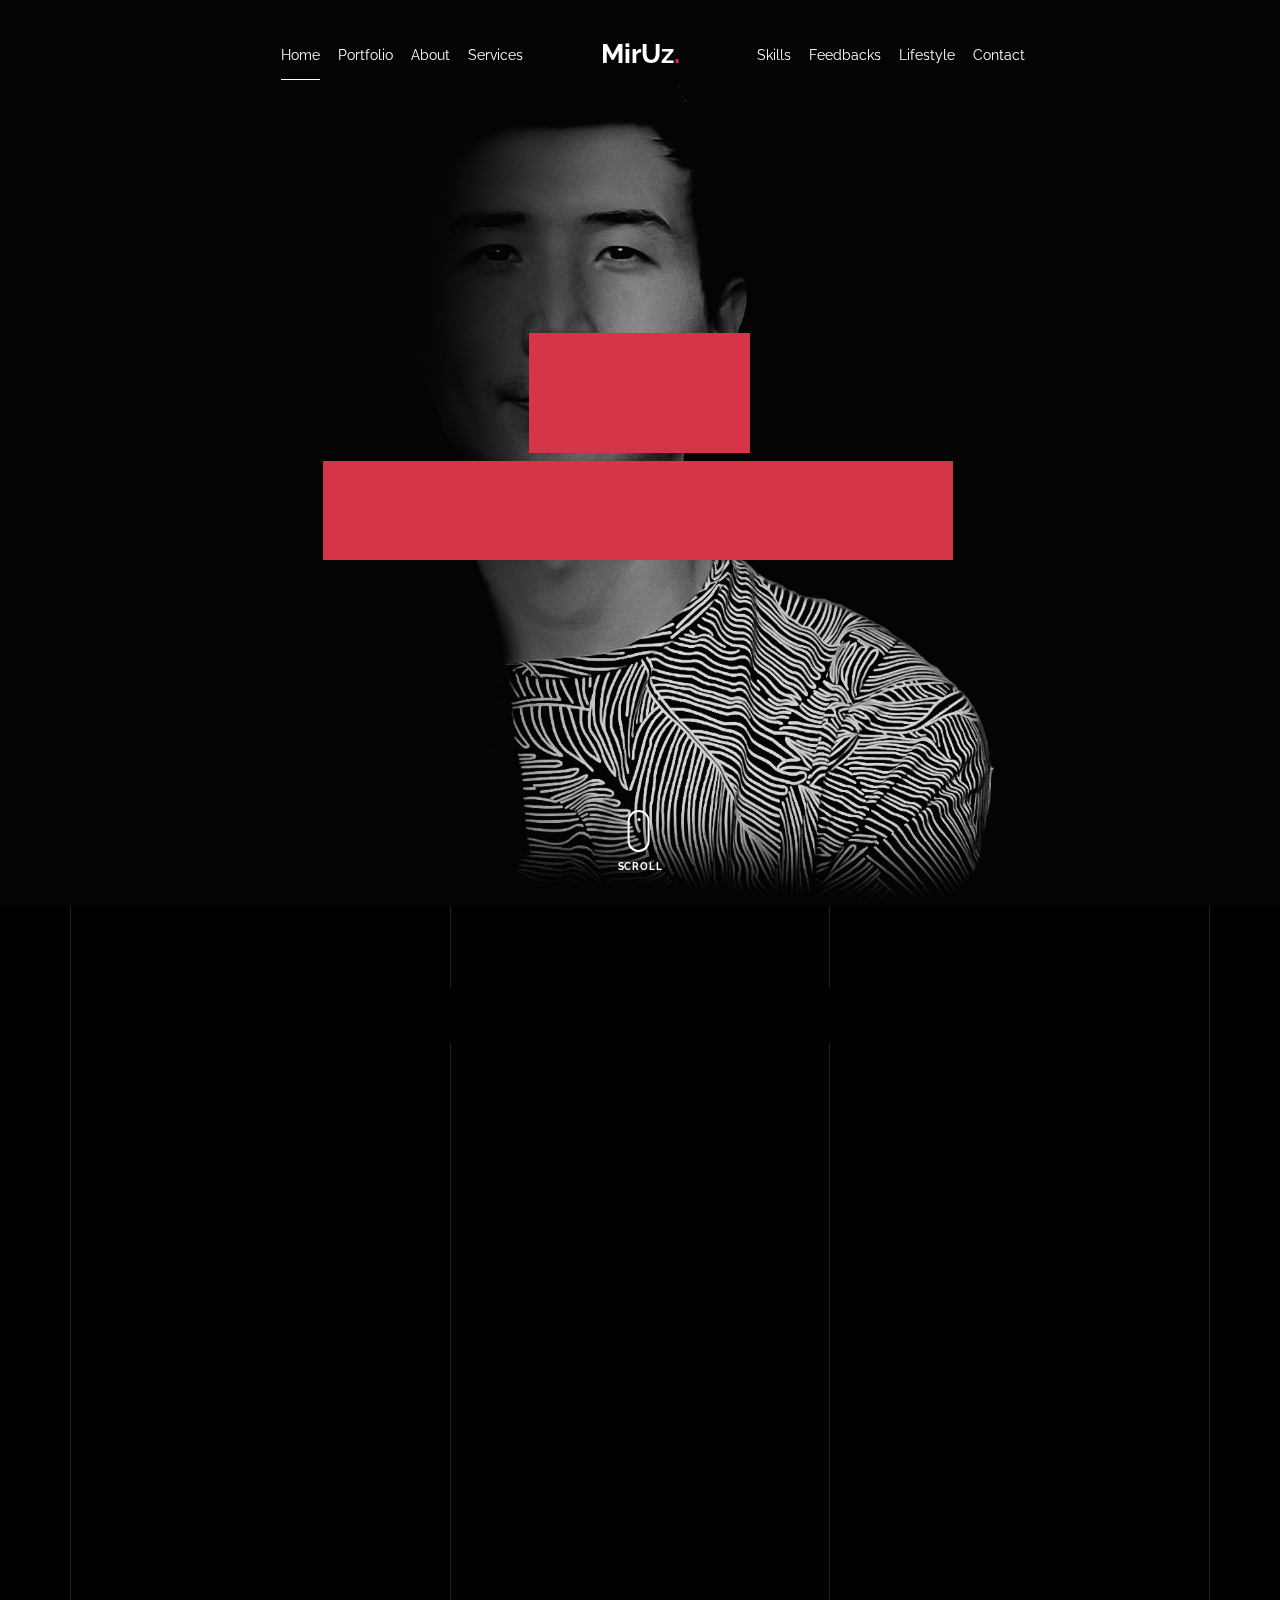
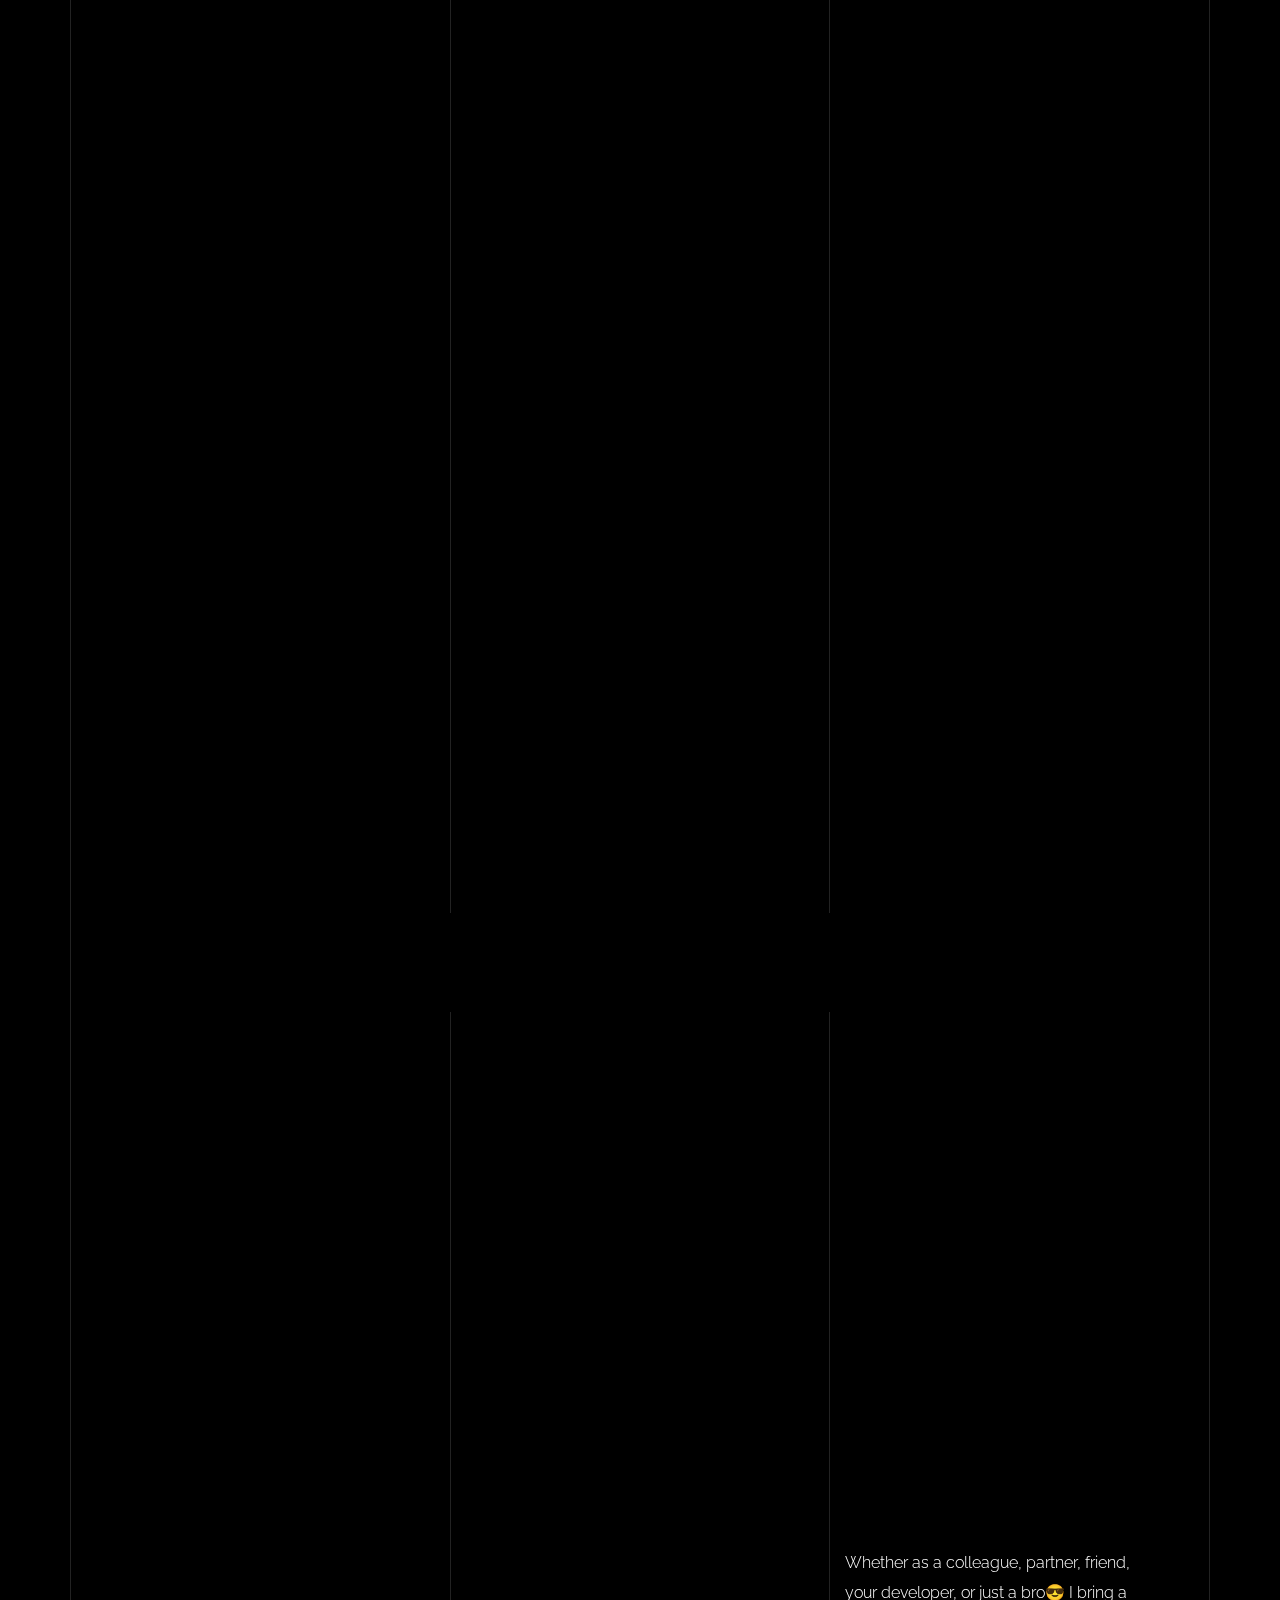
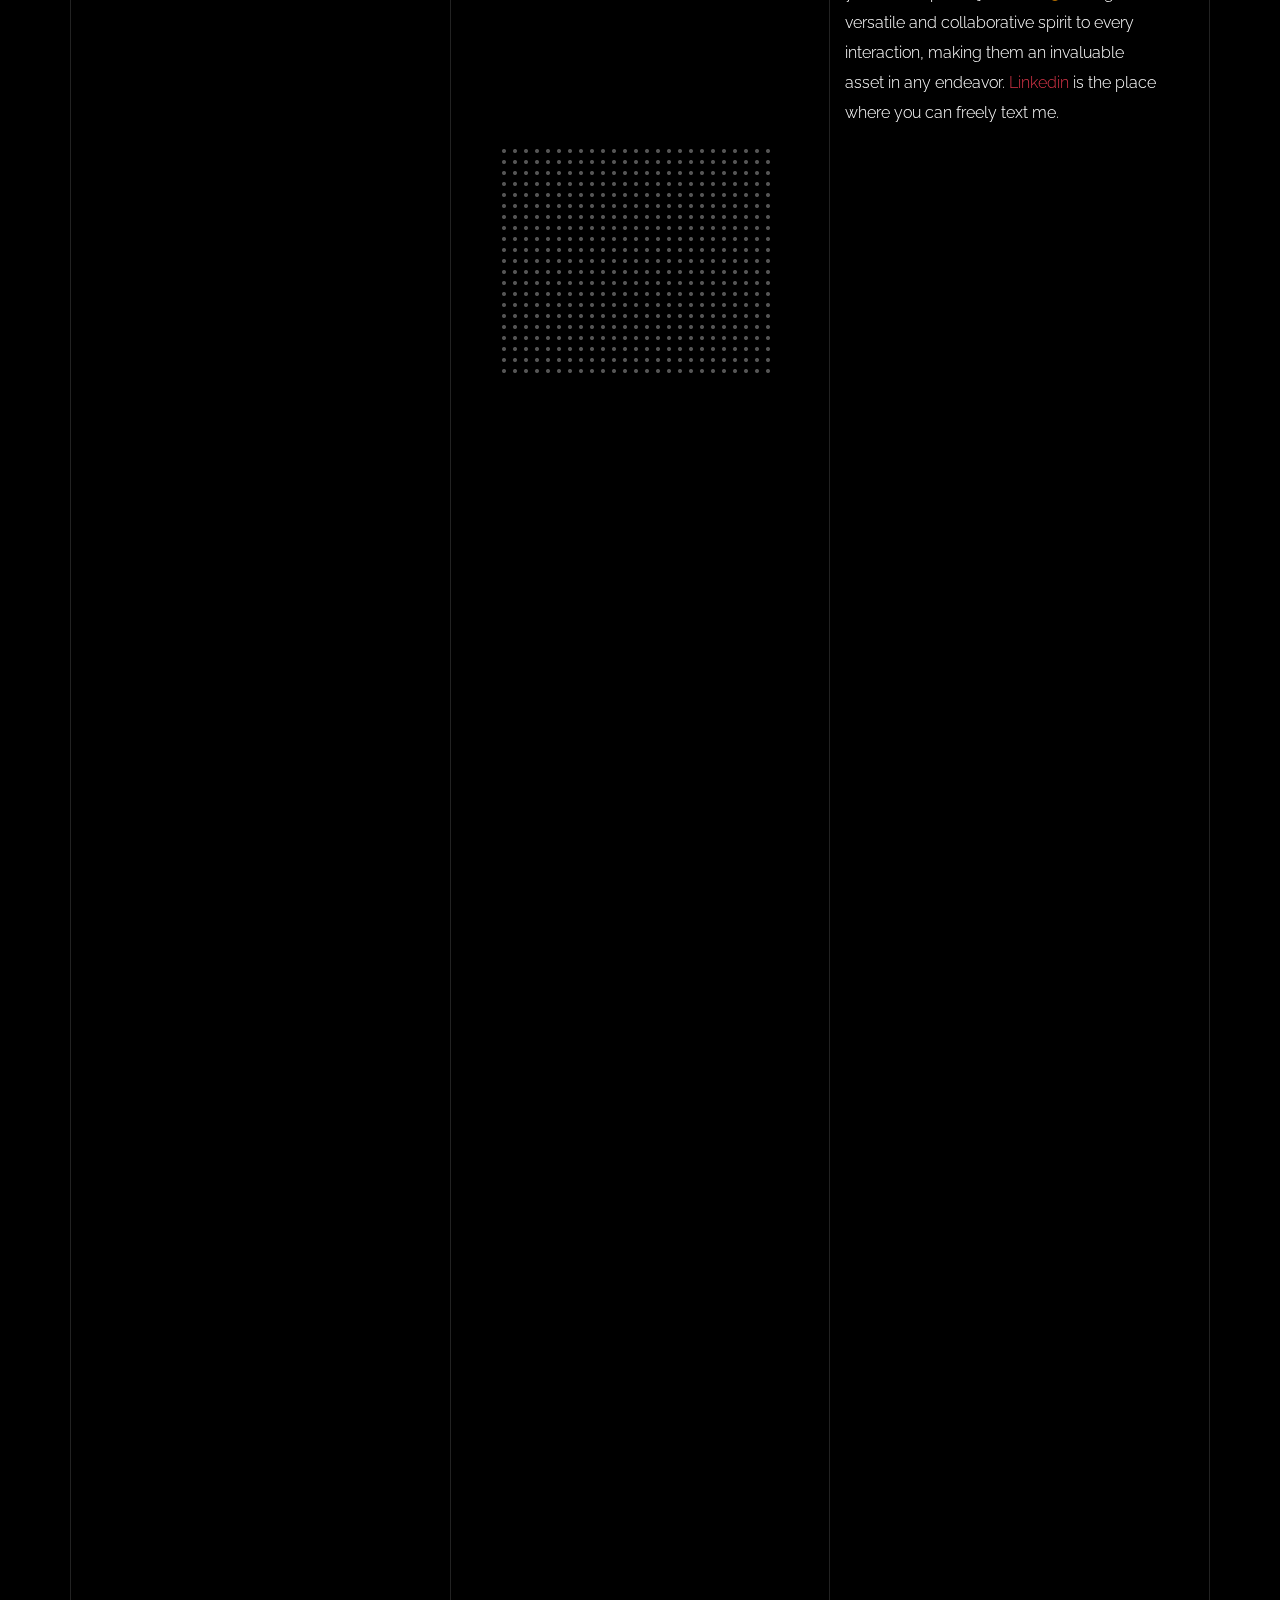
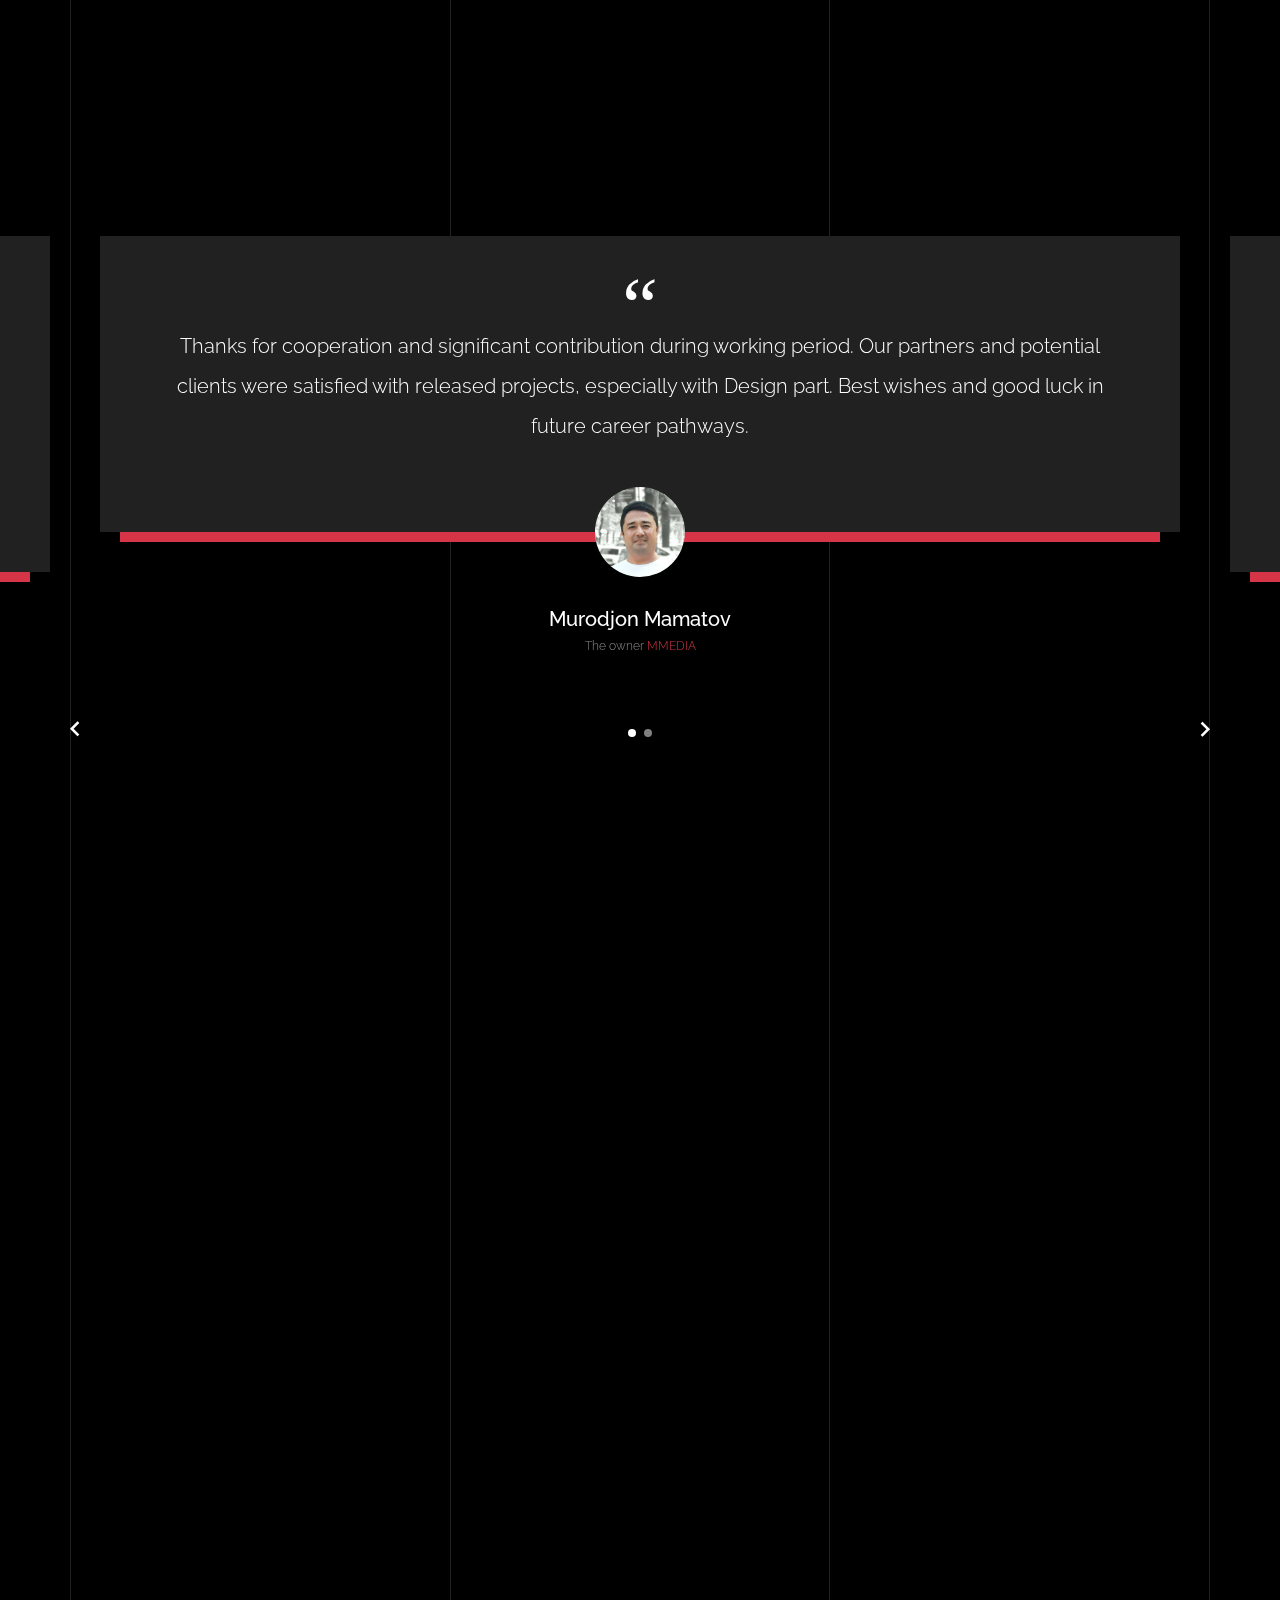
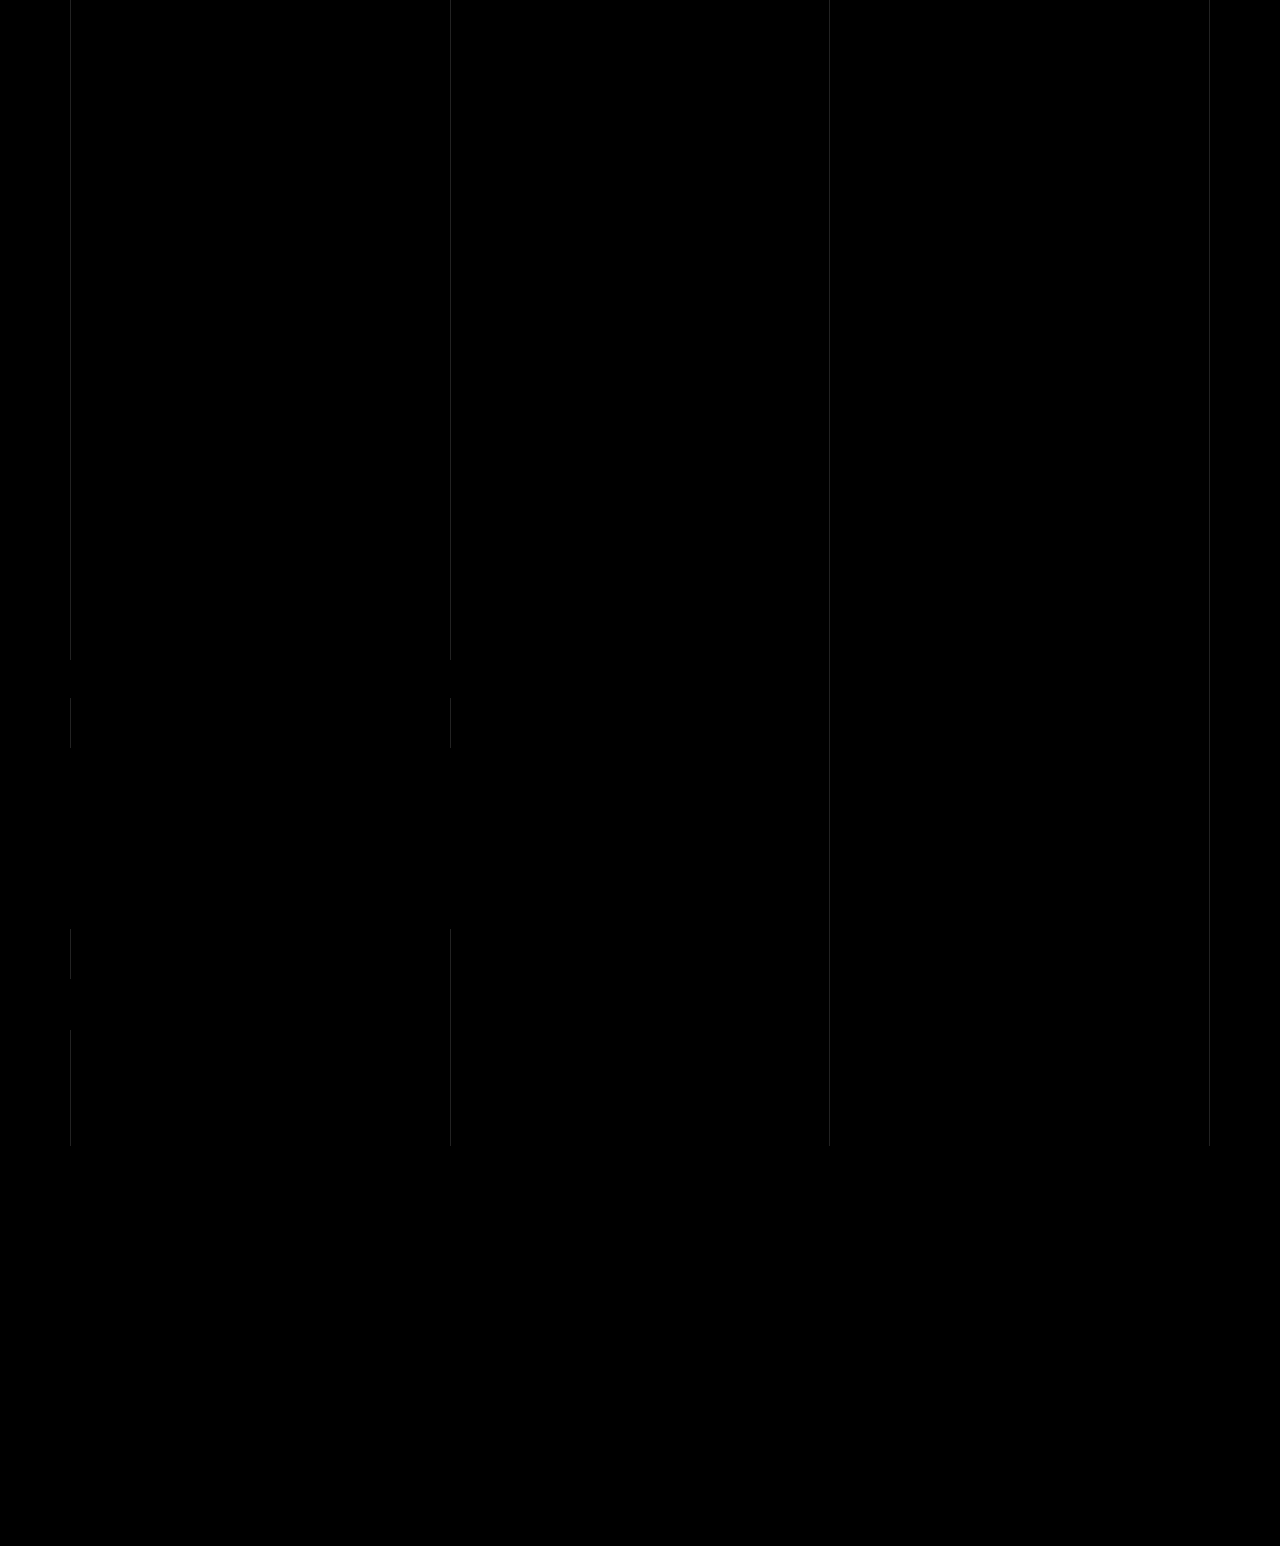
<file: index.html>
<!doctype html>
<html lang="en">
  <head>
    <title>MirUz &mdash; Personal Page</title>
    <meta charset="utf-8">
    <meta name="viewport" content="width=device-width, initial-scale=1, shrink-to-fit=no">

    <meta name="description" content="">
    <meta name="keywords" content="html, css, javascript, jquery">
    <meta name="author" content="">

    <link rel="stylesheet" href="css/vendor/icomoon/style.css">
    <link rel="stylesheet" href="css/vendor/owl.carousel.min.css">
    <link rel="stylesheet" href="css/vendor/animate.min.css">
    <link rel="stylesheet" href="css/vendor/aos.css">
    <link rel="stylesheet" href="css/vendor/bootstrap.min.css">
    <link rel="stylesheet" href="css/vendor/jquery.fancybox.min.css">
    
    <link rel="apple-touch-icon" sizes="180x180" href="assets/favicon/apple-touch-icon.png">
    <link rel="icon" type="image/png" sizes="32x32" href="assets/favicon/favicon-32x32.png">
    <link rel="icon" type="image/png" sizes="16x16" href="assets/favicon/favicon-16x16.png">
    <link rel="manifest" href="assets/favicon/site.webmanifest">

    <!-- Theme Style -->
    <link rel="stylesheet" href="css/style.css">

  </head>
  <body data-spy="scroll" data-target=".site-nav-target" data-offset="200">

    <nav class="unslate_co--site-mobile-menu">
      <div class="close-wrap d-flex">
        <a href="#" class="d-flex ml-auto js-menu-toggle">
          <span class="close-label">Close</span>
          <div class="close-times">
            <span class="bar1"></span>
            <span class="bar2"></span>
          </div>
        </a>
      </div>
      <div class="site-mobile-inner"></div>
    </nav>


    <div class="unslate_co--site-wrap">

      <div class="unslate_co--site-inner">

        <div class="lines-wrap">
          <div class="lines-inner">
            <div class="lines"></div>
          </div>
        </div>
        <!-- END lines -->
      
      <nav class="unslate_co--site-nav site-nav-target">

        <div class="container">
        
          <div class="row align-items-center justify-content-between text-left">
            <div class="col-md-5 text-right">
              <ul class="site-nav-ul js-clone-nav text-left d-none d-lg-inline-block">
                <li><a href="#home-section" class="nav-link">Home</a></li>
                <li><a href="#portfolio-section" class="nav-link">Portfolio</a></li>
                <li><a href="#about-section" class="nav-link">About</a></li>
                <li><a href="#services-section" class="nav-link">Services</a></li>
              </ul>
            </div>
            <div class="site-logo pos-absolute">
              <a href="index.html" class="unslate_co--site-logo">MirUz<span>.</span></a>
            </div>
            <div class="col-md-5 text-right text-lg-left">
              <ul class="site-nav-ul js-clone-nav text-left d-none d-lg-inline-block">
                <li><a href="#skills-section" class="nav-link">Skills</a></li>
                <li><a href="#testimonial-section" class="nav-link">Feedbacks</a></li>
                <li><a href="#journal-section" class="nav-link">Lifestyle</a></li>
                <li><a href="#contact-section" class="nav-link">Contact</a></li>
              </ul>

              <ul class="site-nav-ul-none-onepage text-right d-inline-block d-lg-none">
                <li><a href="#" class="js-menu-toggle">Menu</a></li>
              </ul>

            </div>
          </div>
        </div>

      </nav>
      <!-- END nav -->

      <div class="cover-v1 jarallax" style="background-image: url('images/cover_bg_2.jpg');" id="home-section">
        <div class="container">
          <div class="row align-items-center">
              
            <div class="col-md-7 mx-auto text-center">
              <h1 class="heading gsap-reveal-hero">MirUz</h1>
              <h2 class="subheading gsap-reveal-hero">I’m Mirabbos Omonboev, nice to see you on my page &#9786</h2>
            </div>

          </div>
        </div>


        <a href="#portfolio-section" class="mouse-wrap smoothscroll">
          <span class="mouse">
            <span class="scroll"></span>
          </span>
          <span class="mouse-label">Scroll</span>
        </a>

      </div>
      <!-- END .cover-v1 -->


      <div class="unslate_co--section" id="portfolio-section">
        <div class="container">
          
          
          <div class="relative"><div class="loader-portfolio-wrap"><div class="loader-portfolio"></div></div> </div>
          <div id="portfolio-single-holder"></div>

          <div class="portfolio-wrapper">

            <div class="d-flex align-items-center mb-4 gsap-reveal gsap-reveal-filter">
              <h2 class="mr-auto heading-h2"><span class="gsap-reveal">Portfolio</span></h2>

               <a href="#" class="text-white js-filter d-inline-block d-lg-none">Filter</a>
              
              <div class="filter-wrap">
                <div class="filter ml-auto" id="filters">
                  <a href="#" class="active" data-filter="*">All</a>
                  <a href="#" data-filter=".web">Web</a>
                  <a href="#" data-filter=".branding">Branding</a>
                  <a href="#" data-filter=".illustration">Illustration</a>
                  <a href="#" data-filter=".packaging">Typography</a>
                </div>
              </div> 
            </div>


            
            <div id="posts" class="row gutter-isotope-item">
              <div class="item branding web col-sm-6 col-md-6 col-lg-4 isotope-mb-2">
                <a href="https://youtu.be/zSI57bFnqNA" class="portfolio-item isotope-item gsap-reveal-img" data-fancybox="gallery" data-caption="My Personal Brand Intro in made After Effects">
                    <div class="overlay">
                      <span class="wrap-icon icon-play_circle_filled"></span>
                      <div class="portfolio-item-content">
                        <h3>Mir_UZ</h3>
                        <p>A personal brand, the heart of me</p>
                      </div>
                    </div>
                    <img src="assets/Mir_uz_mid.jpg" class="lazyload  img-fluid" alt="Images" />
                  </a>
              </div>

              <div class="item branding web col-sm-6 col-md-6 col-lg-4 isotope-mb-2">
                <a href="assets/logo-a-digital.jpg" class="portfolio-item isotope-item gsap-reveal-img" data-fancybox="gallery" data-caption="A-digital">
                    <div class="overlay">
                      <span class="wrap-icon icon-photo2"></span>
                      <div class="portfolio-item-content">
                        <h3>A digital</h3>
                        <p>Logo for digital marketing agency</p>
                      </div>
                    </div>
                    <img src="assets/logo-a-digital.jpg" class="lazyload  img-fluid" alt="Images" />
                  </a>
              </div>
              
              <div class="item illustration packaging col-sm-6 col-md-6 col-lg-4 isotope-mb-2">
                <a href="assets/invitation-baraka-decor.jpg" class="portfolio-item isotope-item gsap-reveal-img" data-fancybox="gallery" data-caption="Watch">
                    <div class="overlay">
                      <span class="wrap-icon icon-photo2"></span>
                      <div class="portfolio-item-content">
                        <h3>Invitation</h3>
                        <p>CMYK type New Year invitation</p>
                      </div>
                    </div>
                    <img src="assets/invitation-baraka-decor.jpg" class="lazyload  img-fluid" alt="Images" />
                  </a>
              </div>
              
              <div class="item branding col-sm-6 col-md-6 col-lg-4 isotope-mb-2">
                <a href="portfolio-amir-eco.html" class="portfolio-item ajax-load-page isotope-item gsap-reveal-img" data-id="1">
                    <div class="overlay">
                      <span class="wrap-icon icon-link2"></span>
                      <div class="portfolio-item-content">
                        <h3>Logo branding</h3>
                        <p>Cotton Production Company</p>
                      </div>
                    </div>
                    <img src="assets/logo-amir-eco-mid.jpg" class="lazyload  img-fluid" alt="Images" />
                  </a>
              </div>

              <div class="item packaging col-sm-6 col-md-6 col-lg-4 isotope-mb-2">
                <a href="portfolio-lemonad.html" class="portfolio-item isotope-item gsap-reveal-img ajax-load-page" data-id="4">
                    <div class="overlay">
                      <span class="wrap-icon icon-link2"></span>
                      <div class="portfolio-item-content">
                        <h3>Sticker</h3>
                        <p>Promotional Stickers</p>
                      </div>
                    </div>
                    <img src="assets/lemonad-mid.jpg" class="lazyload  img-fluid" alt="Images" />
                  </a>
              </div>

              <div class="item web illustration col-sm-6 col-md-6 col-lg-4 isotope-mb-2 ">
                <a href="portfolio-eco-pay.html" class="portfolio-item ajax-load-page item-portrait isotope-item gsap-reveal-img" data-id="3">
                    <div class="overlay">
                      <span class="wrap-icon icon-link2"></span>
                      <div class="portfolio-item-content">
                        <h3>App Design</h3>
                        <p>Real Mobile App Concept</p>
                      </div>
                    </div>
                    <img src="assets/eco-pay-mid.jpg" class="lazyload  img-fluid" alt="Images" />
                  </a>
              </div>

              <div class="item web branding col-sm-6 col-md-6 col-lg-4 isotope-mb-2">

                <a href="assets/fazenda-full.jpg" class="portfolio-item isotope-item gsap-reveal-img" data-fancybox="gallery" data-caption="Watch">
                    <div class="overlay">
                      <span class="wrap-icon icon-photo2"></span>
                      <div class="portfolio-item-content">
                        <h3>SMM</h3>
                        <p>Social Media Posts</p>
                      </div>
                    </div>
                    <img src="assets/fazenda-mid.jpg" class="lazyload  img-fluid" alt="Images" />
                  </a>
              </div>

              <div class="item branding col-sm-6 col-md-6 col-lg-4 isotope-mb-2">
                <a href="portfolio-single-gx-logo.html" class="portfolio-item isotope-item gsap-reveal-img ajax-load-page" data-id="4">
                    <div class="overlay">
                      <span class="wrap-icon icon-link2"></span>
                      <div class="portfolio-item-content">
                        <h3>GenerationX</h3>
                        <p>Unique Style Logo</p>
                      </div>
                    </div>
                    <img src="assets/logo-gx-mid.jpg" class="lazyload  img-fluid" alt="Images" />
                  </a>
              </div>

              <div class="item web branding col-sm-6 col-md-6 col-lg-4 isotope-mb-2">
                <a href="portfolio-web-gx.html" class="portfolio-item isotope-item gsap-reveal-img ajax-load-page" data-id="4">
                    <div class="overlay">
                      <span class="wrap-icon icon-link2"></span>
                      <div class="portfolio-item-content">
                        <h3>Landing Page</h3>
                        <p>Web design</p>
                      </div>
                    </div>
                    <img src="assets/web-gx-mid.jpg" class="lazyload  img-fluid" alt="Images" />
                  </a>
              </div>

              <div class="item web packaging col-sm-6 col-md-6 col-lg-4 isotope-mb-2">
                <a href="assets/home-town-mid.jpg" class="portfolio-item isotope-item gsap-reveal-img" data-fancybox="gallery" data-caption="Watch">
                    <div class="overlay">
                      <span class="wrap-icon icon-photo2"></span>
                      <div class="portfolio-item-content">
                        <h3>Design Template</h3>
                        <p>"Home Town" Price List</p>
                      </div>
                    </div>
                    <img src="assets/home-town-mid.jpg" class="lazyload  img-fluid" alt="Images" />
                  </a>
              </div>


            </div>
            
          </div>


        </div>
      </div>


      <div class="unslate_co--section">
        <div class="container">
          <div class="owl-carousel logo-slider">
            <div class="logo-v1 gsap-reveal">
              <img src="assets/bootstrap.png" alt="Image" class="img-fluid">
            </div>
            <div class="logo-v1 gsap-reveal">
              <img src="assets/css3.png" alt="Image" class="img-fluid">
            </div>
            <div class="logo-v1 gsap-reveal">
              <img src="assets/django.png" alt="Image" class="img-fluid">
            </div>
            <div class="logo-v1 gsap-reveal">
              <img src="assets/excel.png" alt="Image" class="img-fluid">
            </div>
            <div class="logo-v1 gsap-reveal">
              <img src="assets/figma.png" alt="Image" class="img-fluid">
            </div>
            <div class="logo-v1 gsap-reveal">
              <img src="assets/git.png" alt="Image" class="img-fluid">
            </div>
            <div class="logo-v1 gsap-reveal">
              <img src="assets/html.png" alt="Image" class="img-fluid">
            </div>
            <div class="logo-v1 gsap-reveal">
              <img src="assets/Illustrator.png" alt="Image" class="img-fluid">
            </div>
            <div class="logo-v1 gsap-reveal">
              <img src="assets/js.png" alt="Image" class="img-fluid">
            </div>
            <div class="logo-v1 gsap-reveal">
              <img src="assets/mysql.png" alt="Image" class="img-fluid">
            </div>
            <div class="logo-v1 gsap-reveal">
              <img src="assets/powerpoint.png" alt="Image" class="img-fluid">
            </div>
            <div class="logo-v1 gsap-reveal">
              <img src="assets/ps.png" alt="Image" class="img-fluid">
            </div>
            <div class="logo-v1 gsap-reveal">
              <img src="assets/py.png" alt="Image" class="img-fluid">
            </div>
            <div class="logo-v1 gsap-reveal">
              <img src="assets/xd.png" alt="Image" class="img-fluid">
            </div>
          </div>
        </div>
      </div>


      <div class="unslate_co--section" id="about-section">
        <div class="container">
          
          <div class="section-heading-wrap text-center mb-5">
            <h2 class="heading-h2 text-center divider"><span class="gsap-reveal">About Me</span></h2>
            <span class="gsap-reveal">
            <img src="images/divider.png" alt="divider" width="76">
            </span>
          </div>
          

          <div class="row mt-5 justify-content-between">
            <div class="col-lg-7 mb-5 mb-lg-0">
              <figure class="dotted-bg gsap-reveal-img ">
                <img src="images/about_me_pic2.jpg" alt="Image" class="img-fluid">
              </figure>
            </div>
            <div class="col-lg-4 pr-lg-5">
              <h3 class="mb-4 heading-h3"><span class="gsap-reveal">We can make it together</span></h3>
              <p class="lead gsap-reveal">Hello World, I'm an MBA student passionate about Business and IT, always seeking new adventures. With boundless enthusiasm and a knack for innovation, I thrive on challenges. <hr>Whether as a colleague, partner, friend, your developer, or just a bro😎 I bring a versatile and collaborative spirit to every interaction, making them an invaluable asset in any endeavor. <a href="https://www.linkedin.com/in/mir98/">Linkedin</a> is the place where you can freely text me. </p>
              <p class="mb-4 gsap-reveal">More about me and my Career you can find in my CV below 👇🏽</p>
              <p class="gsap-reveal"><a href="https://files.fm/f/rwgx2kp9k9" class="btn btn-outline-pill btn-custom-light">Download my CV</a></p>
            </div>
          </div>
        </div>
      </div>

      <div class="unslate_co--section" id="services-section">
        <div class="container">

          <div class="section-heading-wrap text-center mb-5">
            <h2 class="heading-h2 text-center divider"><span class="gsap-reveal">I’m good at</span></h2>
            <span class="gsap-reveal"><img src="images/divider.png" alt="divider" width="76"></span>
          </div>

          <div class="row gutter-v3">
            <div class="col-md-6 col-lg-4 mb-4">
              <div class="feature-v1" data-aos="fade-up" data-aos-delay="0">
                <div class="wrap-icon mb-3">
                  <img src="images/svg/001-options.svg" alt="Image" width="45">
                </div>
                <h3>Digital <br> Approach</h3>
                <p>Any Startups or ideas? Let us run it together and make a contribution to the IT industry. </p>
              </div> 
            </div>
            <div class="col-md-6 col-lg-4 mb-4">
              <div class="feature-v1" data-aos="fade-up" data-aos-delay="100">
                <div class="wrap-icon mb-3">
                  <img src="images/svg/002-chat.svg" alt="Icon" width="45">
                </div>
                <h3>Web <br> Design</h3>
                <p>I specialize in crafting visually stunning and user-friendly websites tailored to your unique brand identity.</p>
              </div> 
            </div>
            <div class="col-md-6 col-lg-4 mb-4">
              <div class="feature-v1" data-aos="fade-up" data-aos-delay="200">
                <div class="wrap-icon mb-3">
                  <img src="images/svg/003-contact-book.svg" alt="Image" class="img-fluid" width="45">
                </div>
                <h3>User <br> Experience</h3>
                <p>Let us make your online platform stand out and resonate with your audience with seamless navigation and customer satisfaction.</p>
              </div> 
            </div>

            <div class="col-md-6 col-lg-4 mb-4">
              <div class="feature-v1" data-aos="fade-up" data-aos-delay="0">
                <div class="wrap-icon mb-3">
                  <img src="images/svg/004-percentage.svg" alt="Image" width="45">
                </div>
                <h3>Web <br> Development</h3>
                <p>Offering expertise in web development with a foundation in Django for backend architecture, We build robust and scalable websites that seamlessly integrate functionality with sleek design. </p>
              </div> 
            </div>
            <div class="col-md-6 col-lg-4 mb-4">
              <div class="feature-v1" data-aos="fade-up" data-aos-delay="100">
                <div class="wrap-icon mb-3">
                  <img src="images/svg/006-goal.svg" alt="Image" width="45">
                </div>
                <h3>WordPress <br> Solutions</h3>
                <p>Design and develop custom websites tailored to your needs, leveraging the power and flexibility of the WordPress platform to create stunning, functional, and easily manageable online experiences for your business. </p>
              </div> 
            </div>
            <div class="col-md-6 col-lg-4 mb-4">
              <div class="feature-v1" data-aos="fade-up" data-aos-delay="200">
                <div class="wrap-icon mb-3">
                  <img src="images/svg/005-line-chart.svg" alt="Image" width="45">
                </div>
                <h3>Mobile <br> Applications</h3>
                <p>Stay tuned for innovative solutions crafted with emerging mobile development languages, promising intuitive interfaces and seamless user experiences. (P.S. Coming soon) </p>
              </div> 
            </div>

          </div>
        </div>
      </div>

      <div class="unslate_co--section section-counter" id="skills-section">
        <div class="container">
          <div class="section-heading-wrap text-center mb-5">
            <h2 class="heading-h2 text-center divider"><span class="gsap-reveal">My Skills</span></h2>
            <span class="gsap-reveal"><img src="images/divider.png" alt="divider" width="76"></span>
          </div>


          <div class="row pt-5">
            <div class="col-6 col-sm-6 mb-5 mb-lg-0 col-md-6 col-lg-3" data-aos="fade-up" data-aos-delay="0">
              <div class="counter-v1 text-center">
                <span class="number-wrap">
                  <span class="number number-counter" data-number="90">0</span>
                  <span class="append-text">%</span>
                </span>
                <span class="counter-label">Design</span>
              </div>
            </div>
            <div class="col-6 col-sm-6 mb-5 mb-lg-0 col-md-6 col-lg-3" data-aos="fade-up" data-aos-delay="100">
              <div class="counter-v1 text-center">
                <span class="number-wrap">
                  <span class="number number-counter" data-number="60">0</span>
                  <span class="append-text">%</span>
                </span>
                <span class="counter-label">Front-End</span>
              </div>
            </div>
            <div class="col-6 col-sm-6 mb-5 mb-lg-0 col-md-6 col-lg-3" data-aos="fade-up" data-aos-delay="200">
              <div class="counter-v1 text-center">
                <span class="number-wrap">
                  <span class="number number-counter" data-number="70">0</span>
                  <span class="append-text">%</span>
                </span>
                <span class="counter-label">Customer Support</span>
              </div>
            </div>
            <div class="col-6 col-sm-6 mb-5 mb-lg-0 col-md-6 col-lg-3" data-aos="fade-up" data-aos-delay="300">
              <div class="counter-v1 text-center">
                <span class="number-wrap">
                  <span class="number number-counter" data-number="50">0</span>
                  <span class="append-text">%</span>
                </span>
                <span class="counter-label">Back-End</span>
              </div>
            </div>
          </div>
        </div>
      </div>
      <!-- END .counter -->

      <div class="unslate_co--section" id="testimonial-section">
        <div class="container">
          <div class="section-heading-wrap text-center mb-5">
            <h2 class="heading-h2 text-center divider"><span class="gsap-reveal">Feedbacks</span></h2>
            <span class="gsap-reveal"><img src="images/divider.png" alt="divider" width="76"></span>
          </div>
        </div>

        <div class="owl-carousel testimonial-slider" data-aos="fade-up">
          <div>
            <div class="testimonial-v1">
              <div class="testimonial-inner-bg">
                <span class="quote">&ldquo;</span>
                <blockquote>
                  Thanks for cooperation and significant contribution during working period. Our partners and potential clients were satisfied with released projects, especially with Design part. Best wishes and good luck in future career pathways.
                </blockquote>
              </div>
              
              <div class="testimonial-author-info">
                <img src="assets/client1.jpg" alt="Image">
                <h3>Murodjon Mamatov</h3>
                <span class="d-block position">The owner <a href="#">MMEDIA</a></span>
              </div>

            </div>
          </div>
          <div>
            <div class="testimonial-v1">
              <div class="testimonial-inner-bg">
                <span class="quote">&ldquo;</span>
                <blockquote>
                  Working with Mirabbos was an absolute pleasure! His combination of graphic design expertise and development skills brought our vision to life in ways we couldn't have imagined. The attention to detail and dedication to delivering beyond our expectations truly set him apart. We look forward to collaborating with him on future projects!
                </blockquote>
              </div>
              
              <div class="testimonial-author-info">
                <img src="assets/client2.jpg" alt="Image">
                <h3>May Be You</h3>
                <span class="d-block position">CEO at <a href="#">Mega Company</a></span>
              </div>

            </div>
          </div>
        </div>

      </div>
      <!-- END testimonial -->

      <div class="unslate_co--section" id="journal-section">
        <div class="container">
          <div class="section-heading-wrap text-center mb-5">
            <h2 class="heading-h2 text-center divider"><span class="gsap-reveal">My Journal</span></h2>
            <span class="gsap-reveal"><img src="images/divider.png" alt="divider" width="76"></span>
          </div>

          
          <div class="row gutter-v4 align-items-stretch">
            <div class="col-sm-6 col-md-6 col-lg-8 blog-post-entry " data-aos="fade-up" data-aos-delay="0">

              <a href="#" target="_default" class="grid-item blog-item w-100 h-100 " id="unclickable">
                <div class="overlay">
                  <div class="portfolio-item-content">
                    <h3>Unforgettable moments with Unforgettable friend</h3>
                    <p class="post-meta">Holick Have Resort&Spa <span class="small">&bullet;</span> June, 2023</p>
                  </div>
                </div>
                <img src="assets/blog1.jpg" class="lazyload" alt="Image" />
              </a>
            </div>


            <div class="col-sm-6 col-md-6 col-lg-4 blog-post-entry" data-aos="fade-up" data-aos-delay="100">
              <a href="" class="grid-item blog-item w-100 h-100 unclickable" id="unclickable" onclick="return false">
                <div class="overlay">
                  <div class="portfolio-item-content">
                    <h3>Kids are precious of life!</h3>
                    <p class="post-meta">Samarkand <span class="small">&bullet;</span> April 2023</p>
                  </div>
                </div>
                <img src="assets/blog2.jpg" class="lazyload" alt="Image" />
              </a>
            </div>


            <div class="col-sm-6 col-md-6 col-lg-4 blog-post-entry" data-aos="fade-up" data-aos-delay="0">

              <a href="#" target="_default" class="grid-item blog-item w-100 h-100" id="unclickable" onclick="return false">
                <div class="overlay">
                  <div class="portfolio-item-content">
                    <h3>Evening walks in Riga</h3>
                    <p class="post-meta">Riga <span class="small">&bullet;</span> May, 2022</p>
                  </div>
                </div>
                <img src="assets/blog3.jpg" class="lazyload" alt="Image" />
              </a>


            </div>
            <div class="col-sm-6 col-md-6 col-lg-4 blog-post-entry" data-aos="fade-up" data-aos-delay="100">
              <a href="#" target="_default" class="grid-item blog-item w-100 h-100" id="unclickable" onclick="return false">
                <div class="overlay">
                  <div class="portfolio-item-content">
                    <h3>Love eating much more than cooking</h3>
                    <p class="post-meta">Jurmala, Riga <span class="small">&bullet;</span> July, 2022</p>
                  </div>
                </div>
                <img src="assets/blog5.jpg" class="lazyload" alt="Image" />
              </a>
            </div>

            <div class="col-sm-6 col-md-6 col-lg-4 blog-post-entry" data-aos="fade-up" data-aos-delay="200">
              <a href="#" target="_default" class="grid-item blog-item w-100 h-100" id="unclickable" onclick="return false">
                <div class="overlay">
                  <div class="portfolio-item-content">
                    <h3>The very first profits from Design job</h3>
                    <p class="post-meta">Tashkent <span class="small">&bullet;</span> August, 2018</p>
                  </div>
                </div>
                <img src="assets/blog6.JPG" class="lazyload" alt="Image" />
              </a>
            </div>

            <div class="col-sm-6 col-md-6 col-lg-4 blog-post-entry" data-aos="fade-up" data-aos-delay="300">
              <a href="#" target="_default" class="grid-item blog-item w-100 h-100" id="unclickable" onclick="return false">
                <div class="overlay">
                  <div class="portfolio-item-content">
                    <h3>With my princess niece Safina</h3>
                    <p class="post-meta">Samarkand <span class="small">&bullet;</span> April, 2018</p>
                  </div>
                </div>
                <img src="assets/blog7.jpg" class="lazyload" alt="Image" />
              </a>
            </div>

            <div class="col-sm-6 col-md-6 col-lg-8 blog-post-entry" data-aos="fade-up" data-aos-delay="0">

              <a href="#" target="_default" class="grid-item blog-item w-100 h-100 " id="unclickable" onclick="return false">
                <div class="overlay">
                  <div class="portfolio-item-content">
                    <h3>History tells you how future will look like</h3>
                    <p class="post-meta">Old Riga <span class="small">&bullet;</span> September, 2022</p>
                  </div>
                </div>
                <img src="assets/blog4.jpg" class="lazyload" alt="Image" />
              </a>
            </div>


          </div>

        </div>
      </div>
      <!-- END blog posts -->


      <div class="unslate_co--section" id="contact-section">
        <div class="container">
          <div class="section-heading-wrap text-center mb-5">
            <h2 class="heading-h2 text-center divider"><span class="gsap-reveal">Get In Touch</span></h2>
            <span class="gsap-reveal"><img src="images/divider.png" alt="divider" width="76"></span>
          </div>


          <div class="row justify-content-between">
            
            <div class="col-md-6">
              <form method="post" class="form-outline-style-v1" id="contactForm">
                <div class="form-group row mb-0">

                  <div class="col-lg-6 form-group gsap-reveal">
                    <label for="name">Name</label>
                    <input name="name" type="text" class="form-control" id="name">
                  </div>
                  <div class="col-lg-6 form-group gsap-reveal">
                    <label for="email">Email</label>
                    <input name="email" type="email" class="form-control" id="email">
                  </div>
                  <div class="col-lg-12 form-group gsap-reveal">
                    <label for="message">Write your message...</label>
                    <textarea name="message" id="message" cols="30" rows="7" class="form-control"></textarea>
                  </div>
                </div>
                <div class="form-group row gsap-reveal">
                    <div class="col-md-12 d-flex align-items-center">
                      <input type="submit" class="btn btn-outline-pill btn-custom-light mr-3" value="Send Message">
                      <span class="submitting"></span>
                    </div>
                  </div>
              </form>
              <div id="form-message-warning" class="mt-4"></div> 
              <div id="form-message-success">
                Your message was sent, thank you!
              </div>

            </div>

            <div class="col-md-4">
              <div class="contact-info-v1">
                <div class="gsap-reveal d-block">
                  <span class="d-block contact-info-label">Email</span>
                  <a href="mailto: abbos.omonboyev@gmail.com" class="contact-info-val">abbos.omonboyev@gmail.com</a>
                  <a href="mailto: mir_uz@dr.com" class="contact-info-val">mir_uz@dr.com</a>

                </div>
                <div class="gsap-reveal d-block">
                  <span class="d-block contact-info-label">Phone</span>
                  <a href="tel: +998943717923" class="contact-info-val">+998 94 371 7923 UZ</a><br>
                  <a href="tel: +37126576061" class="contact-info-val">+371 2 657 60 61 LV</a>
                </div>
                <div class="gsap-reveal d-block">
                  <span class="d-block contact-info-label">Address</span>
                  <address class="contact-info-val">Samarkand, Uzbekistan <br>Riga, Latvia</address>
                </div>
              </div>
            </div>

          </div>
        </div>
      </div>
      </div> <!-- END .unslate_co-site-inner -->
      
      <footer class="unslate_co--footer unslate_co--section">
        <div class="container">
          <div class="row justify-content-center">
            <div class="col-md-7">
              
              <div class="footer-site-logo"><a href="#"><img src="assets/MIRUz-white.svg" style="height: 150px; width: auto;" alt="logo">MirUz<span>.</span></a></div>

              <ul class="footer-site-social">
                <li><a href="https://www.facebook.com/abbos.omonboyev.12">Facebook</a></li>
                <li><a href="https://www.linkedin.com/in/mir98/">Linkedin</a></li>
                <li><a href="#">Instagram</a></li>
                <li><a href="https://t.me/bosss2398">Telegram</a></li>
                <li><a href="#">Whatsapp</a></li>
              </ul>
            </div>
          </div>
        </div>
      </footer>

      
    </div>

    
    <!-- Loader -->
    <div id="unslate_co--overlayer"></div>
    <div class="site-loader-wrap">
      <div class="site-loader"></div>
    </div>

    <script src="js/scripts-dist.js"></script>
    <script src="js/main.js"></script>

  </body>
</html>
</file>
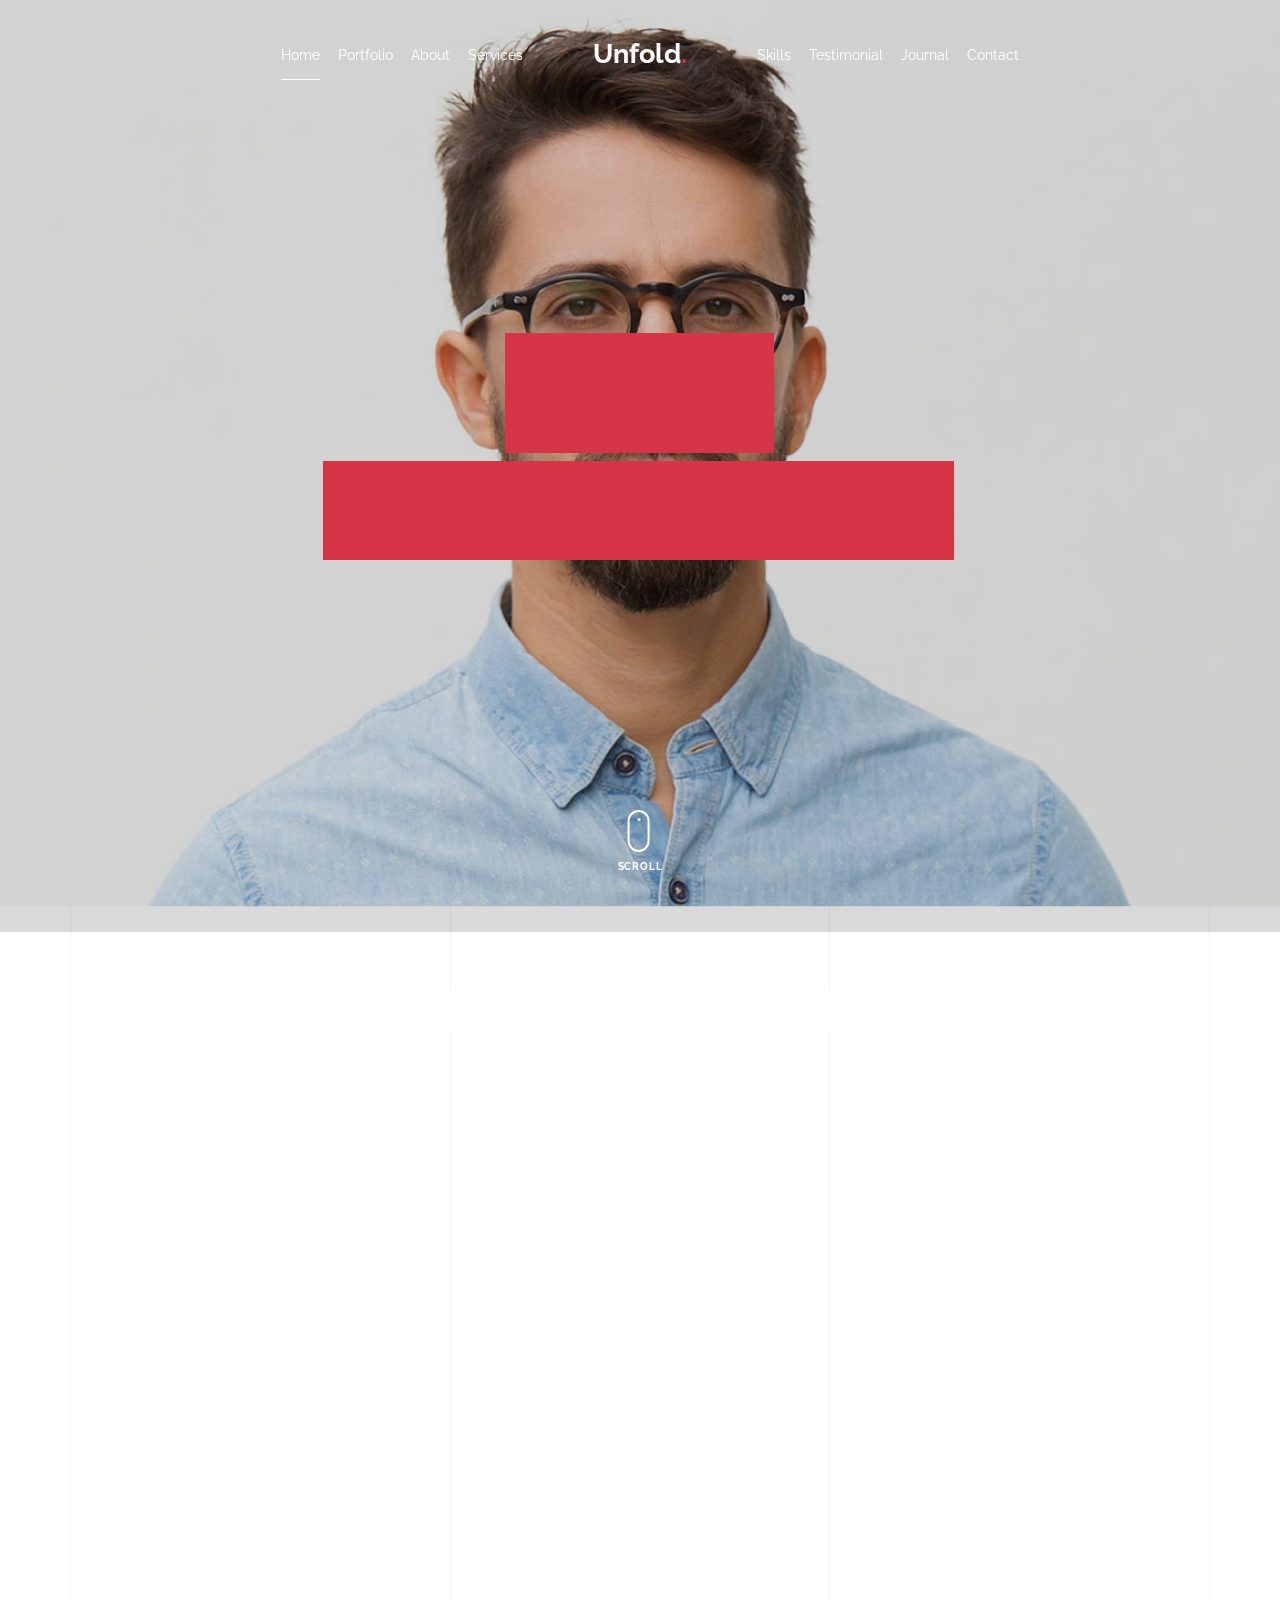
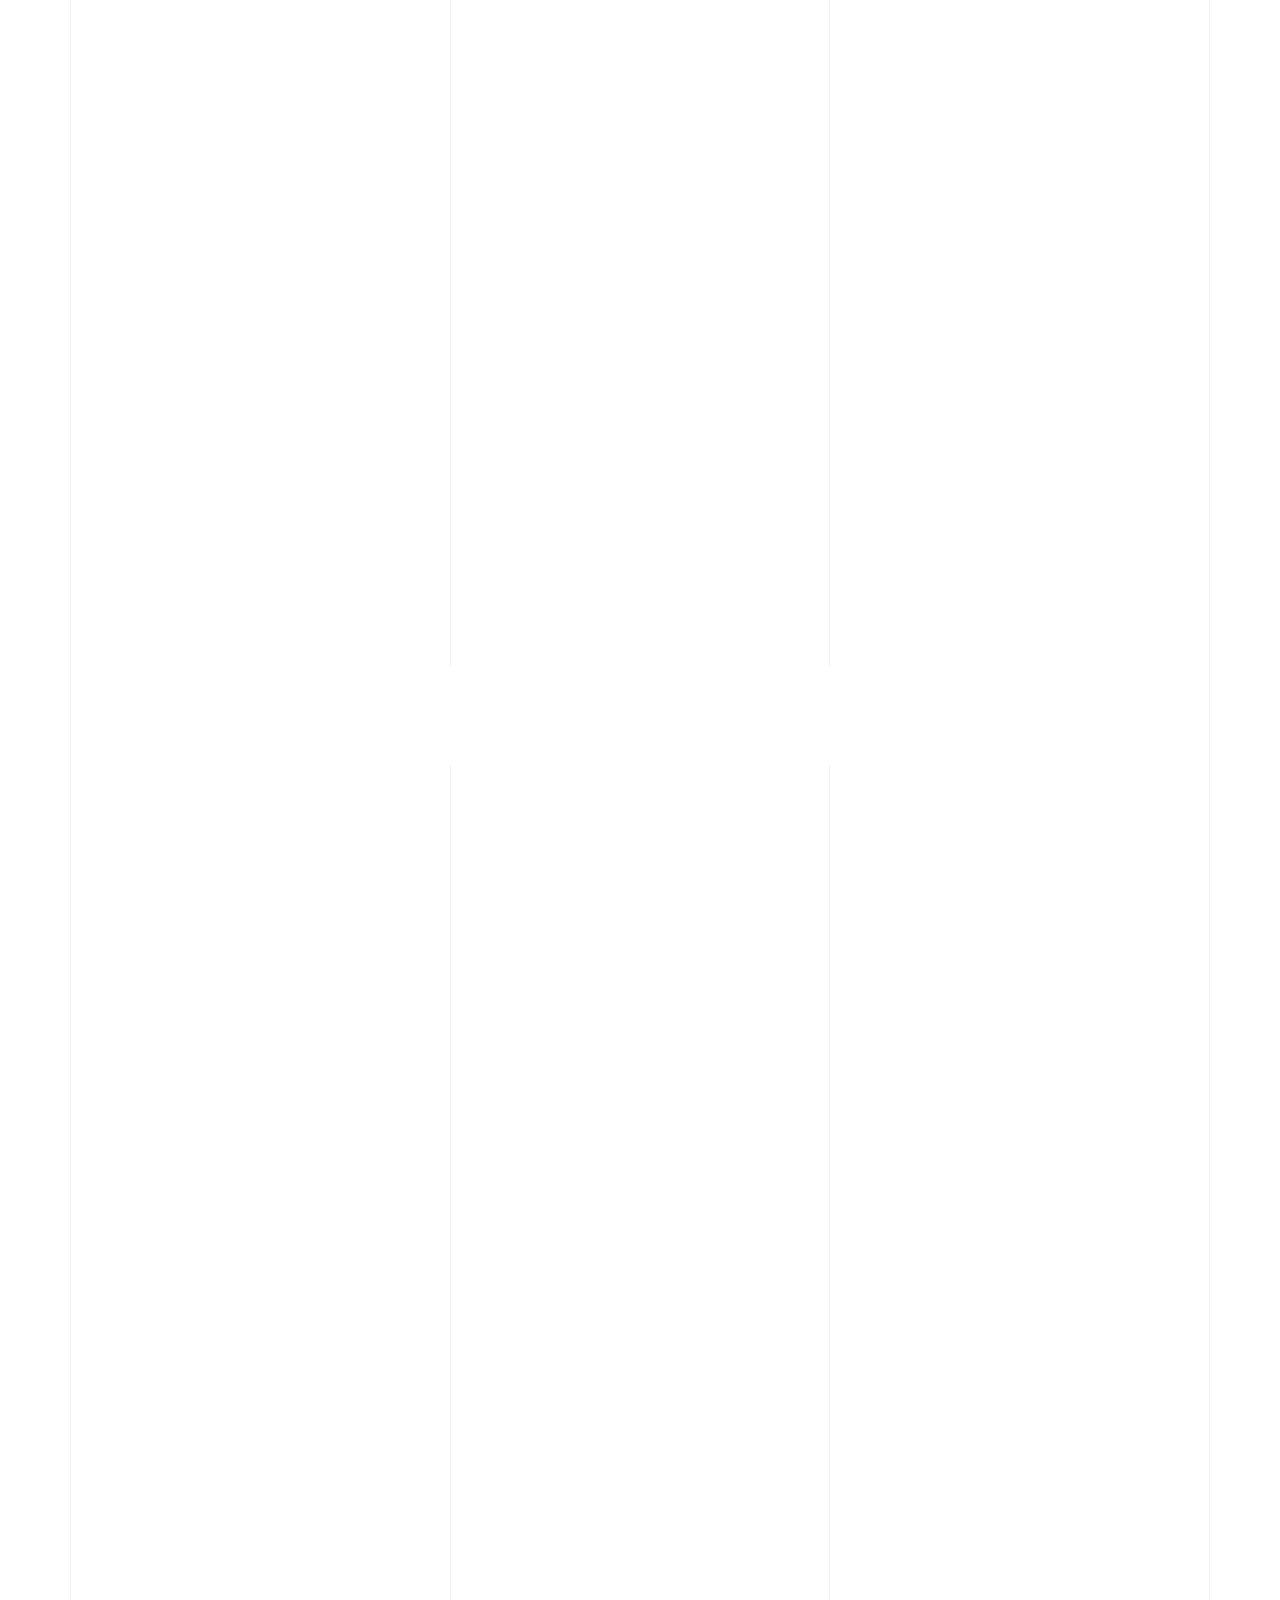
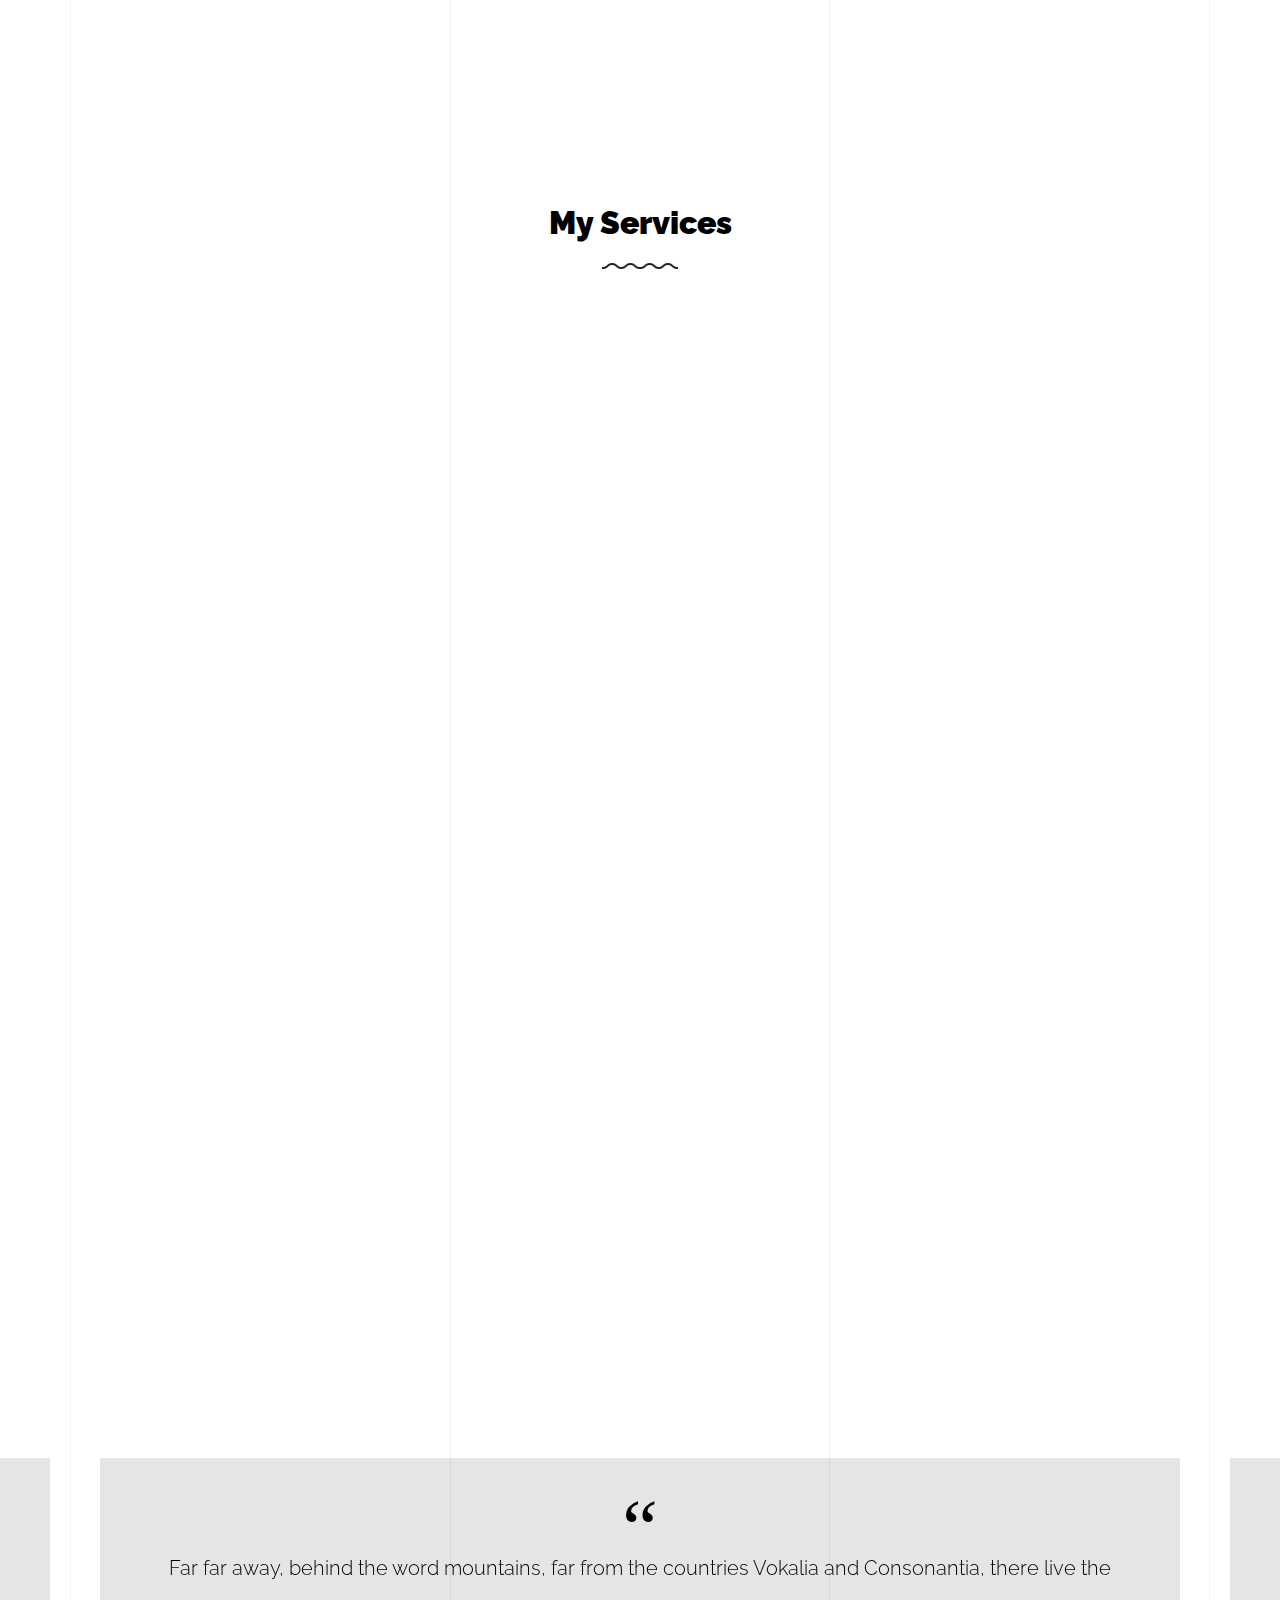
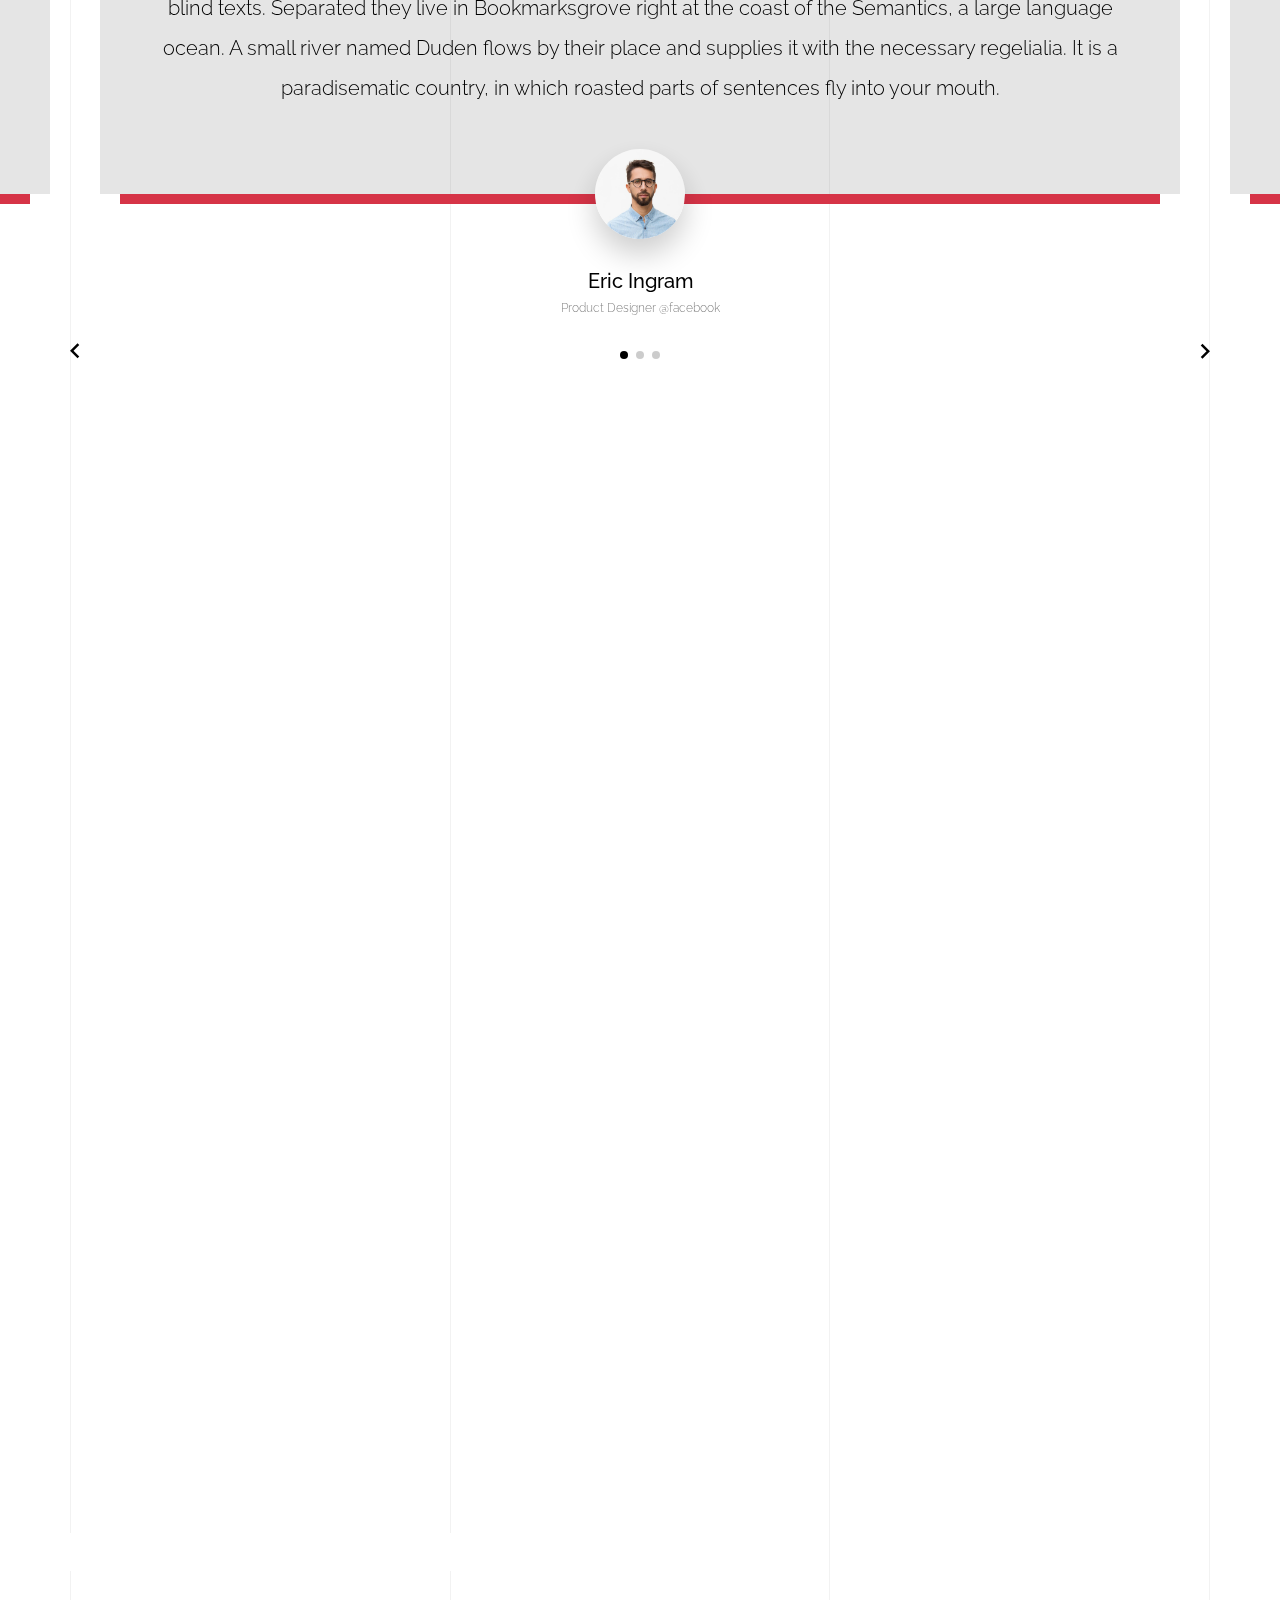
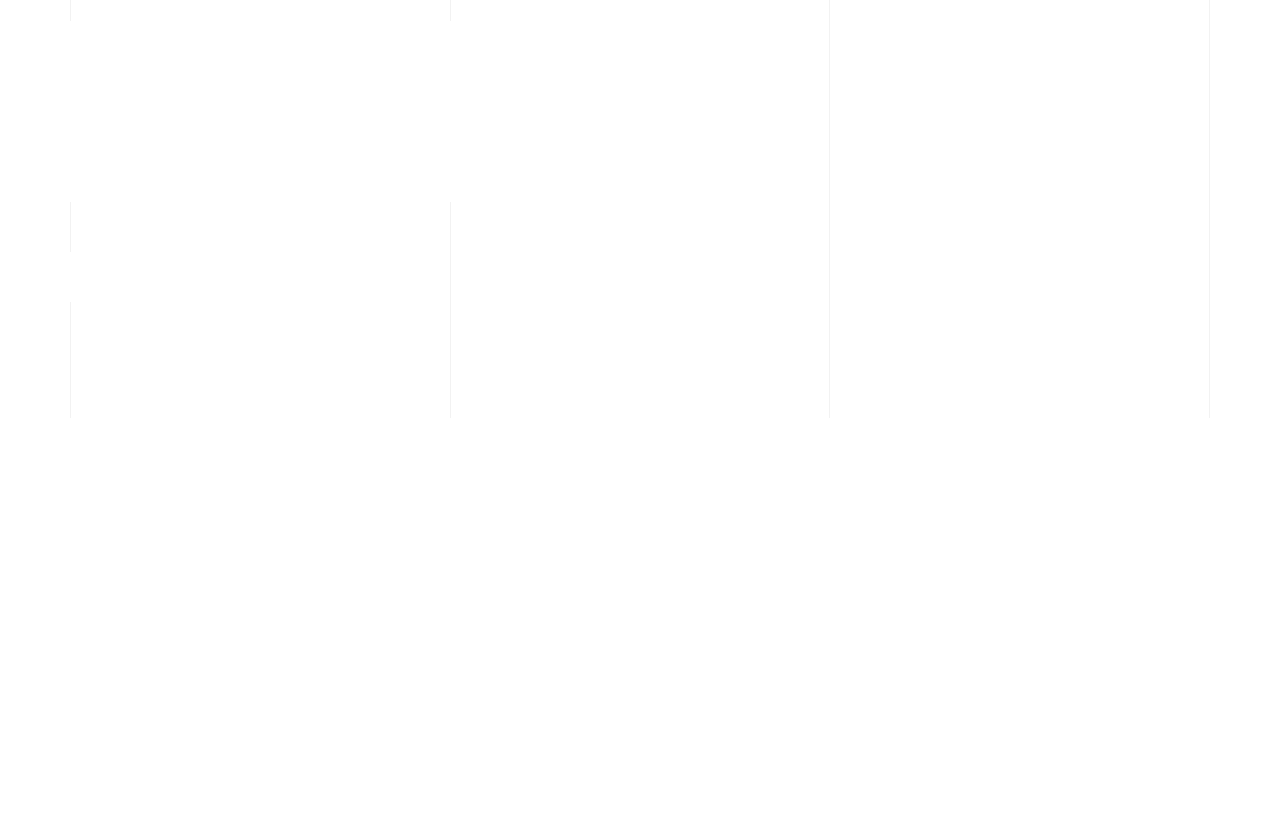
<file: light/index.html>
<!doctype html>
<html lang="en">
  <head>
    <title>Unfold &mdash; A onepage portfolio HTML template by Unslate.co</title>
    <meta charset="utf-8">
    <meta name="viewport" content="width=device-width, initial-scale=1, shrink-to-fit=no">
    
    <meta name="description" content="A onepage portfolio HTML template by Unslate.co">
    <meta name="keywords" content="html, css, javascript, jquery">
    <meta name="author" content="Unslate.co">

    <link rel="stylesheet" href="css/vendor/icomoon/style.css">
    <link rel="stylesheet" href="css/vendor/owl.carousel.min.css">
    <link rel="stylesheet" href="css/vendor/aos.css">
    <link rel="stylesheet" href="css/vendor/animate.min.css">
    <link rel="stylesheet" href="css/vendor/bootstrap.min.css">
    <link rel="stylesheet" href="css/vendor/jquery.fancybox.min.css">
    

    <!-- Theme Style -->
    <link rel="stylesheet" href="css/style.css">

  </head>
  <body data-spy="scroll" data-target=".site-nav-target" data-offset="200">

    <nav class="unslate_co--site-mobile-menu">
      <div class="close-wrap d-flex">
        <a href="#" class="d-flex ml-auto js-menu-toggle">
          <span class="close-label">Close</span>
          <div class="close-times">
            <span class="bar1"></span>
            <span class="bar2"></span>
          </div>
        </a>
      </div>
      <div class="site-mobile-inner"></div>
    </nav>


    <div class="unslate_co--site-wrap">

      <div class="unslate_co--site-inner">

        <div class="lines-wrap">
          <div class="lines-inner">
            <div class="lines"></div>
          </div>
        </div>
        <!-- END lines -->
      
      <nav class="unslate_co--site-nav site-nav-target">

        <div class="container">
        
          <div class="row align-items-center justify-content-between text-left">
            <div class="col-md-5 text-right">
              <ul class="site-nav-ul js-clone-nav text-left d-none d-lg-inline-block">
                <li class="has-children">
                  <a href="#home-section" class="nav-link">Home</a>
                  <ul class="dropdown">
                    <li>
                      <a href="index.html">Hero Image BG</a>
                    </li>
                    <li>
                      <a href="index-video.html">Video BG</a>
                    </li>
                    <li>
                      <a href="index-hero-slider.html">Hero Slider</a>
                    </li>
                    <li>
                      <a href="index-sidebar-menu.html">Sidebar Menu</a>
                    </li>
                    <li>
                      <a href="index-right-menu.html">Right Menu</a>
                    </li>
                  </ul>
                </li>
                <li><a href="#portfolio-section" class="nav-link">Portfolio</a></li>
                <li><a href="#about-section" class="nav-link">About</a></li>
                <li><a href="#services-section" class="nav-link">Services</a></li>
              </ul>
            </div>
            <div class="site-logo pos-absolute">
              <a href="index.html" class="unslate_co--site-logo">Unfold<span>.</span></a>
            </div>
            <div class="col-md-5 text-right text-lg-left">
              <ul class="site-nav-ul js-clone-nav text-left d-none d-lg-inline-block">
                <li><a href="#skills-section" class="nav-link">Skills</a></li>
                <li><a href="#testimonial-section" class="nav-link">Testimonial</a></li>
                <li><a href="#journal-section" class="nav-link">Journal</a></li>
                <li><a href="#contact-section" class="nav-link">Contact</a></li>
              </ul>

              <ul class="site-nav-ul-none-onepage text-right d-inline-block d-lg-none">
                <li><a href="#" class="js-menu-toggle">Menu</a></li>
              </ul>

            </div>
          </div>
        </div>

      </nav>
      <!-- END nav -->

      <div class="cover-v1 jarallax overlay" style="background-image: url('images/cover_bg_1.jpg');" id="home-section">
        <div class="container">
          <div class="row align-items-center">
              
            <div class="col-md-7 mx-auto text-center">
              <h1 class="heading gsap-reveal-hero text-white">Unfold</h1>
              <h2 class="subheading gsap-reveal-hero text-white">I’m Eric Woodman A Product Designer Based In San Francisco</h2>
            </div>

          </div>
        </div>


        <!-- dov -->
        <a href="#portfolio-section" class="mouse-wrap smoothscroll">
          <span class="mouse">
            <span class="scroll"></span>
          </span>
          <span class="mouse-label">Scroll</span>
        </a>

      </div>
      <!-- END .cover-v1 -->



      <div class="unslate_co--section" id="portfolio-section">
        <div class="container">
          
          
          <div class="relative"><div class="loader-portfolio-wrap"><div class="loader-portfolio dark"></div></div> </div>
          <div id="portfolio-single-holder"></div>

          <div class="portfolio-wrapper">

            <div class="d-flex align-items-center mb-4 gsap-reveal gsap-reveal-filter">
              <h2 class="mr-auto heading-h2">Portfolio</h2>
              
              <a href="#" class="text-black js-filter d-inline-block d-lg-none">Filter</a>
              
              <div class="filter-wrap">
                <div class="filter ml-auto" id="filters">
                  <a href="#" class="active" data-filter="*">All</a>
                  <a href="#" data-filter=".web">Web</a>
                  <a href="#" data-filter=".branding">Branding</a>
                  <a href="#" data-filter=".illustration">Illustration</a>
                  <a href="#" data-filter=".packaging">Packaging</a>
                </div>
              </div>

            </div>


            
            <div id="posts" class="row gutter-isotope-item">
              <div class="item web branding col-sm-6 col-md-6 col-lg-4 isotope-mb-2">
                <a href="portfolio-single-1.html" class="portfolio-item ajax-load-page isotope-item gsap-reveal-img" data-id="1">
                    <div class="overlay">
                      <span class="wrap-icon icon-link2"></span>
                      <div class="portfolio-item-content">
                        <h3>Shoe Rebranding</h3>
                        <p>web, branding</p>
                      </div>
                    </div>
                    <img src="images/work_1_md.jpg" class="lazyload  img-fluid" alt="Images" />
                  </a>
              </div>
              <div class="item branding packaging illustration col-sm-6 col-md-6 col-lg-4 isotope-mb-2 ">
                <a href="portfolio-single-3.html" class="portfolio-item ajax-load-page item-portrait isotope-item gsap-reveal-img" data-id="3">
                    <div class="overlay">
                      <span class="wrap-icon icon-link2"></span>
                      <div class="portfolio-item-content">
                        <h3>Reworking</h3>
                        <p>branding, packaging, illustration</p>
                      </div>
                    </div>
                    <img src="images/work_2_md.jpg" class="lazyload  img-fluid" alt="Images" />
                  </a>
              </div>

              <div class="item branding packaging col-sm-6 col-md-6 col-lg-4 isotope-mb-2">
                <a href="portfolio-single-4.html" class="portfolio-item isotope-item ajax-load-page gsap-reveal-img" data-id="4">
                    <div class="overlay">
                      <span class="wrap-icon icon-link2"></span>
                      <div class="portfolio-item-content">
                        <h3>Modern Building</h3>
                        <p>branding, packaging</p>
                      </div>
                    </div>
                    <img src="images/work_3_md.jpg" class="lazyload  img-fluid" alt="Images" />
                  </a>
              </div>

              <div class="item web packaging col-sm-6 col-md-6 col-lg-4 isotope-mb-2">

                <a href="images/work_4_full.jpg" class="portfolio-item isotope-item gsap-reveal-img" data-fancybox="gallery" data-caption="Watch">
                    <div class="overlay">
                      <span class="wrap-icon icon-photo2"></span>
                      <div class="portfolio-item-content">
                        <h3>Watch</h3>
                        <p>web, packaging</p>
                      </div>
                    </div>
                    <img src="images/work_4_full.jpg" class="lazyload  img-fluid" alt="Images" />
                  </a>

              </div>

              <div class="item illustration packaging col-sm-6 col-md-6 col-lg-4 isotope-mb-2">
                <a href="images/work_5_md.jpg" class="portfolio-item isotope-item gsap-reveal-img" data-fancybox="gallery" data-caption="Shoe Rebranding">
                    <div class="overlay">
                      <span class="wrap-icon icon-photo2"></span>
                      <div class="portfolio-item-content">
                        <h3>Shoe Rebranding</h3>
                        <p>illustration, packaging</p>
                      </div>
                    </div>
                    <img src="images/work_5_md.jpg" class="lazyload  img-fluid" alt="Images" />
                  </a>
              </div>

              <div class="item web branding col-sm-6 col-md-6 col-lg-4 isotope-mb-2">
                <a href="portfolio-single-2.html" class="portfolio-item ajax-load-page item-portrait isotope-item gsap-reveal-img" data-id="2">
                    <div class="overlay">
                      <span class="wrap-icon icon-link2"></span>
                      <div class="portfolio-item-content">
                        <h3>Reshape</h3>
                        <p>web, branding</p>
                      </div>
                    </div>
                    <img src="images/work_6_md.jpg" class="lazyload  img-fluid" alt="Images" />
                  </a>
              </div>

              <div class="item branding packaging col-sm-6 col-md-6 col-lg-4 isotope-mb-2">
                <a href="images/work_7_a_md.jpg" class="portfolio-item item-portrait isotope-item gsap-reveal-img" data-fancybox="gallery" data-caption="Modern Building">
                    <div class="overlay">
                      <span class="wrap-icon icon-photo2"></span>
                      <div class="portfolio-item-content">
                        <h3>Modern Building</h3>
                        <p>branding, packaging</p>
                      </div>
                    </div>
                    <img src="images/work_7_a_md.jpg" class="lazyload  img-fluid" alt="Images" />
                  </a>
              </div>

              <div class="item web branding col-sm-6 col-md-6 col-lg-4 isotope-mb-2">
                <a href="https://www.youtube.com/watch?v=mwtbEGNABWU" class="portfolio-item isotope-item gsap-reveal-img" data-fancybox="gallery" data-caption="Showreel 2019">
                    <div class="overlay">
                      <span class="wrap-icon icon-play_circle_filled"></span>
                      <div class="portfolio-item-content">
                        <h3>Showreel 2019</h3>
                        <p>web, branding</p>
                      </div>
                    </div>
                    <img src="images/work_8_md.jpg" class="lazyload  img-fluid" alt="Images" />
                  </a>
              </div>

              <div class="item web illustration col-sm-6 col-md-6 col-lg-4 isotope-mb-2">
                <a href="images/work_9_a_md.jpg" class="portfolio-item isotope-item gsap-reveal-img" data-fancybox="gallery" data-caption="Render Packaging">
                    <div class="overlay">
                      <span class="wrap-icon icon-photo2"></span>
                      <div class="portfolio-item-content">
                        <h3>Render Packaging</h3>
                        <p>web, illustration</p>
                      </div>
                    </div>
                    <img src="images/work_9_a_md.jpg" class="lazyload  img-fluid" alt="Images" />
                  </a>
              </div>

            </div>
            
          </div>


        </div>
      </div>



      <div class="unslate_co--section">
        <div class="container">
          <div class="owl-carousel logo-slider">
            <div class="logo-v1 gsap-reveal">
              <img src="images/logo-google.png" alt="Image" class="img-fluid">
            </div>
            <div class="logo-v1 gsap-reveal">
              <img src="images/logo-puma.png" alt="Image" class="img-fluid">
            </div>
            <div class="logo-v1 gsap-reveal">
              <img src="images/logo-paypal.png" alt="Image" class="img-fluid">
            </div>
            <div class="logo-v1 gsap-reveal">
              <img src="images/logo-adobe.png" alt="Image" class="img-fluid">
            </div>
          </div>
        </div>
      </div>


      <div class="unslate_co--section" id="about-section">
        <div class="container">
          
          <div class="section-heading-wrap text-center mb-5">
            <h2 class="heading-h2 text-center divider"><span class="gsap-reveal">About Me</span></h2>
            <span class="gsap-reveal"><img src="images/divider.png" alt="divider" width="76"></span>
          </div>
          

          <div class="row mt-5 justify-content-between">
            <div class="col-lg-7 mb-5 mb-lg-0" data-aos="fade-up">
              <figure class="dotted-bg gsap-reveal-img">
                <img src="images/about_me_pic.jpg" alt="Image" class="img-fluid">
              </figure>
            </div>
            <div class="col-lg-4 pr-lg-5">
              <h3 class="mb-4 heading-h3"><span class="gsap-reveal">We can make it together</span></h3>
              <p class="lead gsap-reveal">Far far away, behind the word mountains, far from the countries Vokalia and Consonantia, there <a href="#">live the blind</a> texts. </p>
              <p class="mb-4 gsap-reveal">A small river named Duden flows by their place and supplies it with the necessary regelialia. It is a paradisematic country, in which roasted parts of sentences fly into your mouth.</p>
              <p class="gsap-reveal"><a href="#" class="btn btn-outline-pill btn-custom-light">Download my CV</a></p>
            </div>
          </div>
        </div>
      </div>

      <div class="unslate_co--section" id="services-section">
        <div class="container">

          <div class="section-heading-wrap text-center mb-5">
            <h2 class="heading-h2 text-center divider">My Services</h2>
            <img src="images/divider.png" alt="divider" width="76">
          </div>

          <div class="row gutter-v3">
            <div class="col-md-6 col-lg-4 mb-4">
              <div class="feature-v1" data-aos="fade-up" data-aos-delay="0">
                <div class="wrap-icon mb-3">
                  <img src="images/svg/001-options.svg" alt="Image" width="45">
                </div>
                <h3>Digital <br> Strategy</h3>
                <p>A small river named Duden flows by their place and supplies it with the necessary regelialia. </p>
              </div> 
            </div>
            <div class="col-md-6 col-lg-4 mb-4">
              <div class="feature-v1" data-aos="fade-up" data-aos-delay="100">
                <div class="wrap-icon mb-3">
                  <img src="images/svg/002-chat.svg" alt="Icon" width="45">
                </div>
                <h3>Web <br> Design</h3>
                <p>A small river named Duden flows by their place and supplies it with the necessary regelialia. </p>
              </div> 
            </div>
            <div class="col-md-6 col-lg-4 mb-4">
              <div class="feature-v1" data-aos="fade-up" data-aos-delay="200">
                <div class="wrap-icon mb-3">
                  <img src="images/svg/003-contact-book.svg" alt="Image" class="img-fluid" width="45">
                </div>
                <h3>User <br> Experience</h3>
                <p>A small river named Duden flows by their place and supplies it with the necessary regelialia. </p>
              </div> 
            </div>

            <div class="col-md-6 col-lg-4 mb-4">
              <div class="feature-v1" data-aos="fade-up" data-aos-delay="0">
                <div class="wrap-icon mb-3">
                  <img src="images/svg/004-percentage.svg" alt="Image" width="45">
                </div>
                <h3>Web <br> Development</h3>
                <p>A small river named Duden flows by their place and supplies it with the necessary regelialia. </p>
              </div> 
            </div>
            <div class="col-md-6 col-lg-4 mb-4">
              <div class="feature-v1" data-aos="fade-up" data-aos-delay="100">
                <div class="wrap-icon mb-3">
                  <img src="images/svg/006-goal.svg" alt="Image" width="45">
                </div>
                <h3>WordPress <br> Solutions</h3>
                <p>A small river named Duden flows by their place and supplies it with the necessary regelialia. </p>
              </div> 
            </div>
            <div class="col-md-6 col-lg-4 mb-4">
              <div class="feature-v1" data-aos="fade-up" data-aos-delay="200">
                <div class="wrap-icon mb-3">
                  <img src="images/svg/005-line-chart.svg" alt="Image" width="45">
                </div>
                <h3>Mobile <br> Applications</h3>
                <p>A small river named Duden flows by their place and supplies it with the necessary regelialia. </p>
              </div> 
            </div>

          </div>

        </div>
      </div>

      <div class="unslate_co--section section-counter" id="skills-section">
        <div class="container">
          <div class="section-heading-wrap text-center mb-5">
            <h2 class="heading-h2 text-center divider"><span class="gsap-reveal">My Skills</span></h2>
            <span class="gsap-reveal"><img src="images/divider.png" alt="divider" width="76"></span>
          </div>


          <div class="row pt-5">
            <div class="col-6 col-sm-6 mb-5 mb-lg-0 col-md-6 col-lg-3" data-aos="fade-up" data-aos-delay="0">
              <div class="counter-v1 text-center">
                <span class="number-wrap">
                  <span class="number number-counter" data-number="90">0</span>
                  <span class="append-text">%</span>
                </span>
                <span class="counter-label">WordPress</span>
              </div>
            </div>
            <div class="col-6 col-sm-6 mb-5 mb-lg-0 col-md-6 col-lg-3" data-aos="fade-up" data-aos-delay="100">
              <div class="counter-v1 text-center">
                <span class="number-wrap">
                  <span class="number number-counter" data-number="99">0</span>
                  <span class="append-text">%</span>
                </span>
                <span class="counter-label">HTML/CSS</span>
              </div>
            </div>
            <div class="col-6 col-sm-6 mb-5 mb-lg-0 col-md-6 col-lg-3" data-aos="fade-up" data-aos-delay="200">
              <div class="counter-v1 text-center">
                <span class="number-wrap">
                  <span class="number number-counter" data-number="95">0</span>
                  <span class="append-text">%</span>
                </span>
                <span class="counter-label">jQuery</span>
              </div>
            </div>
            <div class="col-6 col-sm-6 mb-5 mb-lg-0 col-md-6 col-lg-3" data-aos="fade-up" data-aos-delay="300">
              <div class="counter-v1 text-center">
                <span class="number-wrap">
                  <span class="number number-counter" data-number="100">0</span>
                  <span class="append-text">%</span>
                </span>
                <span class="counter-label">Design</span>
              </div>
            </div>
          </div>
        </div>
      </div>
      <!-- END .counter -->

      <div class="unslate_co--section" id="testimonial-section">
        <div class="container">
          <div class="section-heading-wrap text-center mb-5">
            <h2 class="heading-h2 text-center divider"><span class="gsap-reveal">My Happy Clients</span></h2>
            <span class="gsap-reveal"><img src="images/divider.png" alt="divider" width="76"></span>
          </div>
        </div>

        <div class="owl-carousel testimonial-slider">
          <div>
            <div class="testimonial-v1">
              <div class="testimonial-inner-bg">
                <span class="quote">&ldquo;</span>
                <blockquote>
                  Far far away, behind the word mountains, far from the countries Vokalia and Consonantia, there live the blind texts. Separated they live in Bookmarksgrove right at the coast of the Semantics, a large language ocean. A small river named Duden flows by their place and supplies it with the necessary regelialia. It is a paradisematic country, in which roasted parts of sentences fly into your mouth.
                </blockquote>
              </div>
              
              <div class="testimonial-author-info">
                <img src="images/person_man_1.jpg" alt="Image">
                <h3>Eric Ingram</h3>
                <span class="d-block position">Product Designer @facebook</span>
              </div>

            </div>
          </div>
          <div>
            <div class="testimonial-v1">
              <div class="testimonial-inner-bg">
                <span class="quote">&ldquo;</span>
                <blockquote>
                  Far far away, behind the word mountains, far from the countries Vokalia and Consonantia, there live the blind texts. Separated they live in Bookmarksgrove right at the coast of the Semantics, a large language ocean. A small river named Duden flows by their place and supplies it with the necessary regelialia. It is a paradisematic country, in which roasted parts of sentences fly into your mouth.
                </blockquote>
              </div>
              
              <div class="testimonial-author-info">
                <img src="images/person_man_2.jpg" alt="Image">
                <h3>Ryan Mullins</h3>
                <span class="d-block position">Product Designer @Shopify</span>
              </div>

            </div>
          </div>
          <div>
            <div class="testimonial-v1">
              <div class="testimonial-inner-bg">
                <span class="quote">&ldquo;</span>
                <blockquote>
                  Far far away, behind the word mountains, far from the countries Vokalia and Consonantia, there live the blind texts. Separated they live in Bookmarksgrove right at the coast of the Semantics, a large language ocean. A small river named Duden flows by their place and supplies it with the necessary regelialia. It is a paradisematic country, in which roasted parts of sentences fly into your mouth.
                </blockquote>
              </div>
              
              <div class="testimonial-author-info">
                <img src="images/person_woman_1.jpg" alt="Image">
                <h3>Erica Miller</h3>
                <span class="d-block position">Product Designer @Twitter</span>
              </div>

            </div>
          </div>
        </div>

      </div>
      <!-- END testimonial -->

      <div class="unslate_co--section" id="journal-section">
        <div class="container">
          <div class="section-heading-wrap text-center mb-5">
            <h2 class="heading-h2 text-center divider"><span class="gsap-reveal">My Journal</span></h2>
            <span class="gsap-reveal"><img src="images/divider.png" alt="divider" width="76"></span>
          </div>

          
          <div class="row gutter-v4 align-items-stretch">
            <div class="col-sm-6 col-md-6 col-lg-8 blog-post-entry" data-aos="fade-up" data-aos-delay="0">

              <a href="blog-single.html" class="grid-item blog-item w-100 h-100">
                <div class="overlay">
                  <div class="portfolio-item-content">
                    <h3>A Mounteering Guide For Beginners</h3>
                    <p class="post-meta">By Joefrey <span class="small">&bullet;</span> 5 mins read</p>
                  </div>
                </div>
                <img src="images/post_1.jpg" class="lazyload" alt="Image" />
              </a>


            </div>
            <div class="col-sm-6 col-md-6 col-lg-4 blog-post-entry" data-aos="fade-up" data-aos-delay="100">
              <a href="blog-single.html" class="grid-item blog-item w-100 h-100">
                <div class="overlay">
                  <div class="portfolio-item-content">
                    <h3>A Mounteering Guide For Beginners</h3>
                    <p class="post-meta">By Joefrey <span class="small">&bullet;</span> 5 mins read</p>
                  </div>
                </div>
                <img src="images/post_2.jpg" class="lazyload" alt="Image" />
              </a>
            </div>


            <div class="col-sm-6 col-md-6 col-lg-4 blog-post-entry" data-aos="fade-up" data-aos-delay="0">

              <a href="blog-single.html" class="grid-item blog-item w-100 h-100">
                <div class="overlay">
                  <div class="portfolio-item-content">
                    <h3>A Mounteering Guide For Beginners</h3>
                    <p class="post-meta">By Joefrey <span class="small">&bullet;</span> 5 mins read</p>
                  </div>
                </div>
                <img src="images/post_3.jpg" class="lazyload" alt="Image" />
              </a>


            </div>
            <div class="col-sm-6 col-md-6 col-lg-4 blog-post-entry" data-aos="fade-up" data-aos-delay="100">
              <a href="blog-single.html" class="grid-item blog-item w-100 h-100">
                <div class="overlay">
                  <div class="portfolio-item-content">
                    <h3>A Mounteering Guide For Beginners</h3>
                    <p class="post-meta">By Joefrey <span class="small">&bullet;</span> 5 mins read</p>
                  </div>
                </div>
                <img src="images/post_4.jpg" class="lazyload" alt="Image" />
              </a>
            </div>

            <div class="col-sm-6 col-md-6 col-lg-4 blog-post-entry" data-aos="fade-up" data-aos-delay="200">
              <a href="blog-single.html" class="grid-item blog-item w-100 h-100">
                <div class="overlay">
                  <div class="portfolio-item-content">
                    <h3>A Mounteering Guide For Beginners</h3>
                    <p class="post-meta">By Joefrey <span class="small">&bullet;</span> 5 mins read</p>
                  </div>
                </div>
                <img src="images/post_5.jpg" class="lazyload" alt="Image" />
              </a>
            </div>


          </div>

        </div>
      </div>
      <!-- END blog posts -->


      <div class="unslate_co--section" id="contact-section">
        <div class="container">
          <div class="section-heading-wrap text-center mb-5">
            <h2 class="heading-h2 text-center divider"><span class="gsap-reveal">Get In Touch</span></h2>
            <span class="gsap-reveal"><img src="images/divider.png" alt="divider" width="76"></span>
          </div>


          <div class="row justify-content-between">
            
            <div class="col-md-6">
              <form method="post" class="form-outline-style-v1" id="contactForm">
                <div class="form-group row mb-0">

                  <div class="col-lg-6 form-group gsap-reveal">
                    <label for="name">Name</label>
                    <input name="name" type="text" class="form-control" id="name">
                  </div>
                  <div class="col-lg-6 form-group gsap-reveal">
                    <label for="email">Email</label>
                    <input name="email" type="email" class="form-control" id="email">
                  </div>
                  <div class="col-lg-12 form-group gsap-reveal">
                    <label for="message">Write your message...</label>
                    <textarea name="message" id="message" cols="30" rows="7" class="form-control"></textarea>
                  </div>
                </div>
                <div class="form-group row gsap-reveal">
                    <div class="col-md-12 d-flex align-items-center">
                      <input type="submit" class="btn btn-outline-pill btn-custom-light mr-3" value="Send Message">
                      <span class="submitting"></span>
                    </div>
                  </div>
              </form>
              <div id="form-message-warning" class="mt-4"></div> 
              <div id="form-message-success">
                Your message was sent, thank you!
              </div>

            </div>

            <div class="col-md-4">
              <div class="contact-info-v1">
                <div class="gsap-reveal d-block">
                  <span class="d-block contact-info-label">Email</span>
                  <a href="#" class="contact-info-val">info@unslate.co</a>
                </div>
                <div class="gsap-reveal d-block">
                  <span class="d-block contact-info-label">Phone</span>
                  <a href="#" class="contact-info-val">+12 345 6789 012</a>
                </div>
                <div class="gsap-reveal d-block">
                  <span class="d-block contact-info-label">Address</span>
                  <address class="contact-info-val">273 South Riverview Rd. <br> New York, NY 10011</address>
                </div>
              </div>
            </div>

          </div>
        </div>
      </div>
      </div> 

      <footer class="unslate_co--footer unslate_co--section">
        <div class="container">
          <div class="row justify-content-center">
            <div class="col-md-7">
              
              <div class="footer-site-logo"><a href="#">Unfold<span>.</span></a></div>

              <ul class="footer-site-social">
                <li><a href="#">Facebook</a></li>
                <li><a href="#">Twitter</a></li>
                <li><a href="#">Instagram</a></li>
                <li><a href="#">Dribbble</a></li>
                <li><a href="#">Behance</a></li>
              </ul>

              <p class="site-copyright">
                <small>&copy; 2020 <a href="#">Unfold  </a>. All Rights Reserved. Design with <span class="icon-heart text-danger"></span> by <a href="#">Unslate.co</a>.</small>
              </p>

            </div>
          </div>
        </div>
      </footer>

      
    </div>

    <!-- Loader -->
    <div id="unslate_co--overlayer"></div>
    <div class="site-loader-wrap">
      <div class="site-loader dark"></div>
    </div>

    <script src="js/scripts-dist.js"></script>
    <script src="js/main.js"></script>

    <!-- Global site tag (gtag.js) - Google Analytics -->
<script async src="https://www.googletagmanager.com/gtag/js?id=UA-157808202-1"></script>
<script>
  window.dataLayer = window.dataLayer || [];
  function gtag(){dataLayer.push(arguments);}
  gtag('js', new Date());

  gtag('config', 'UA-157808202-1');
</script>

  </body>
</html>
</file>
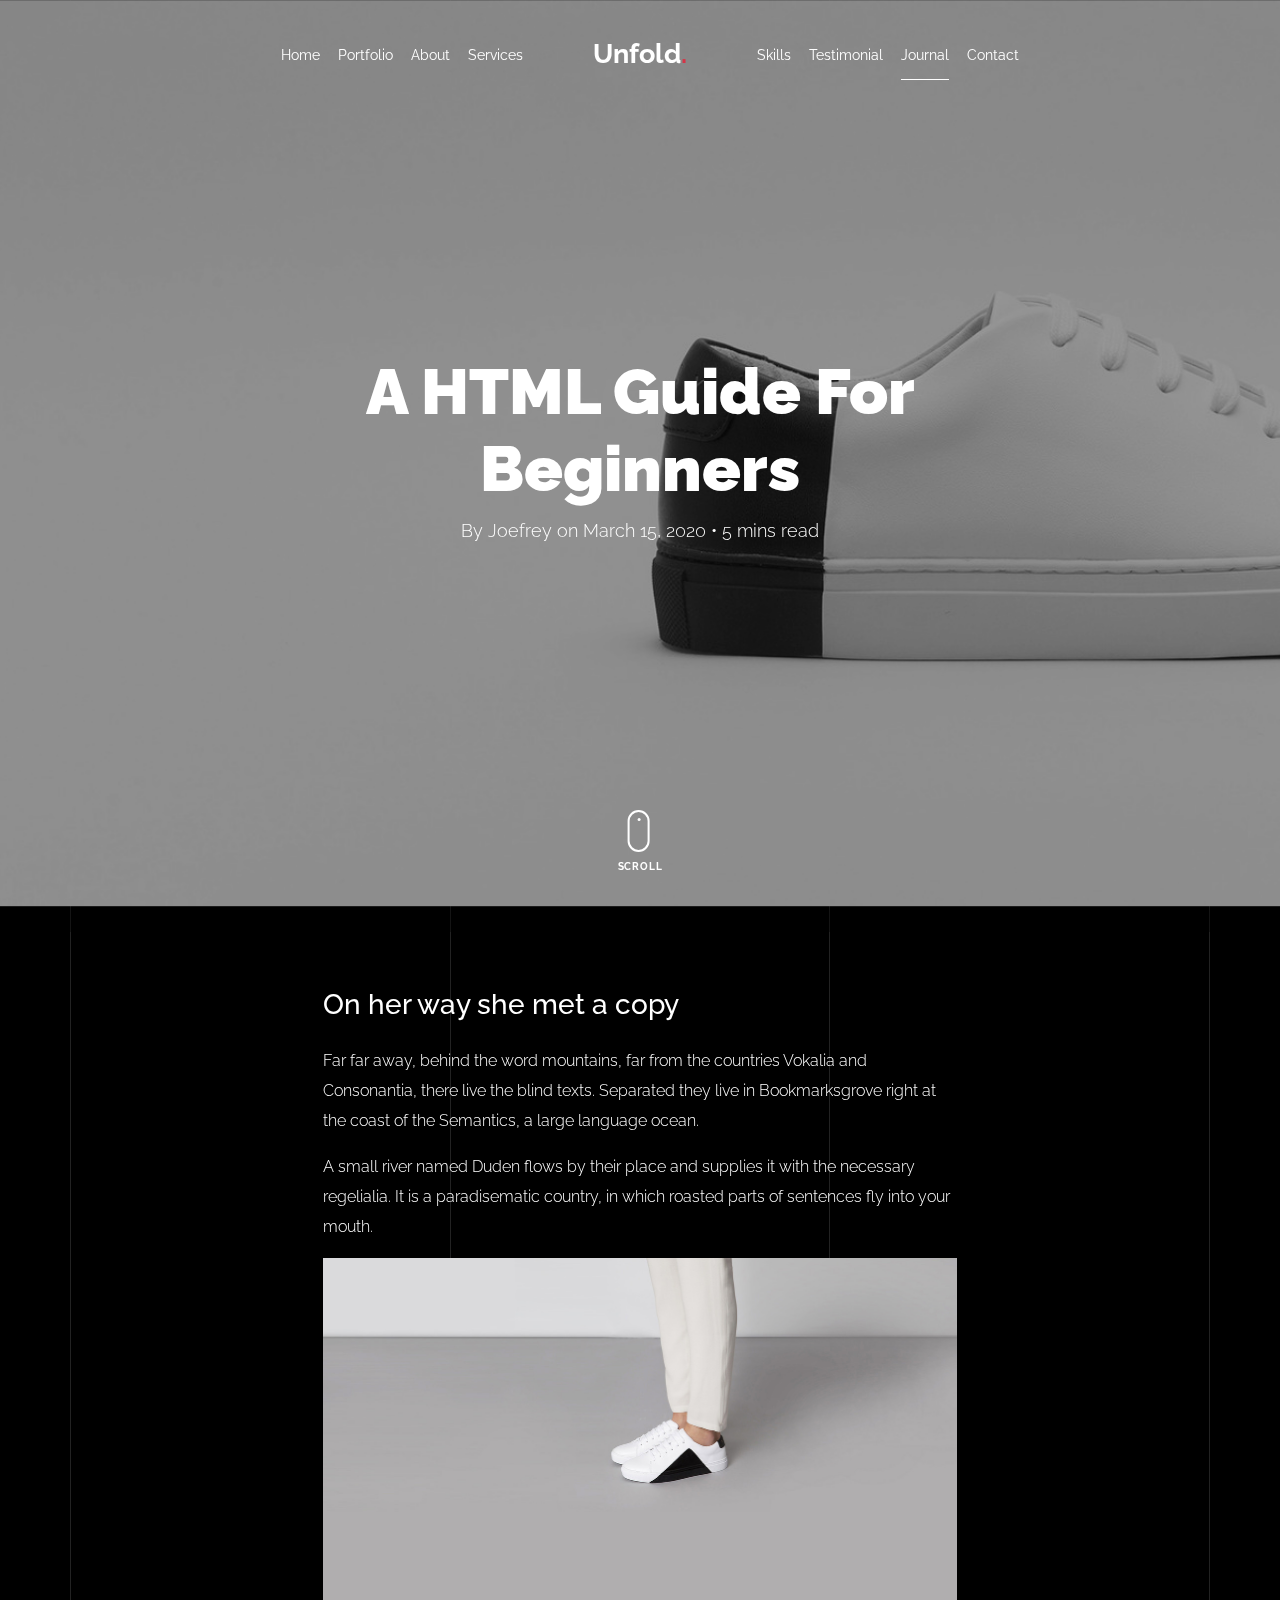
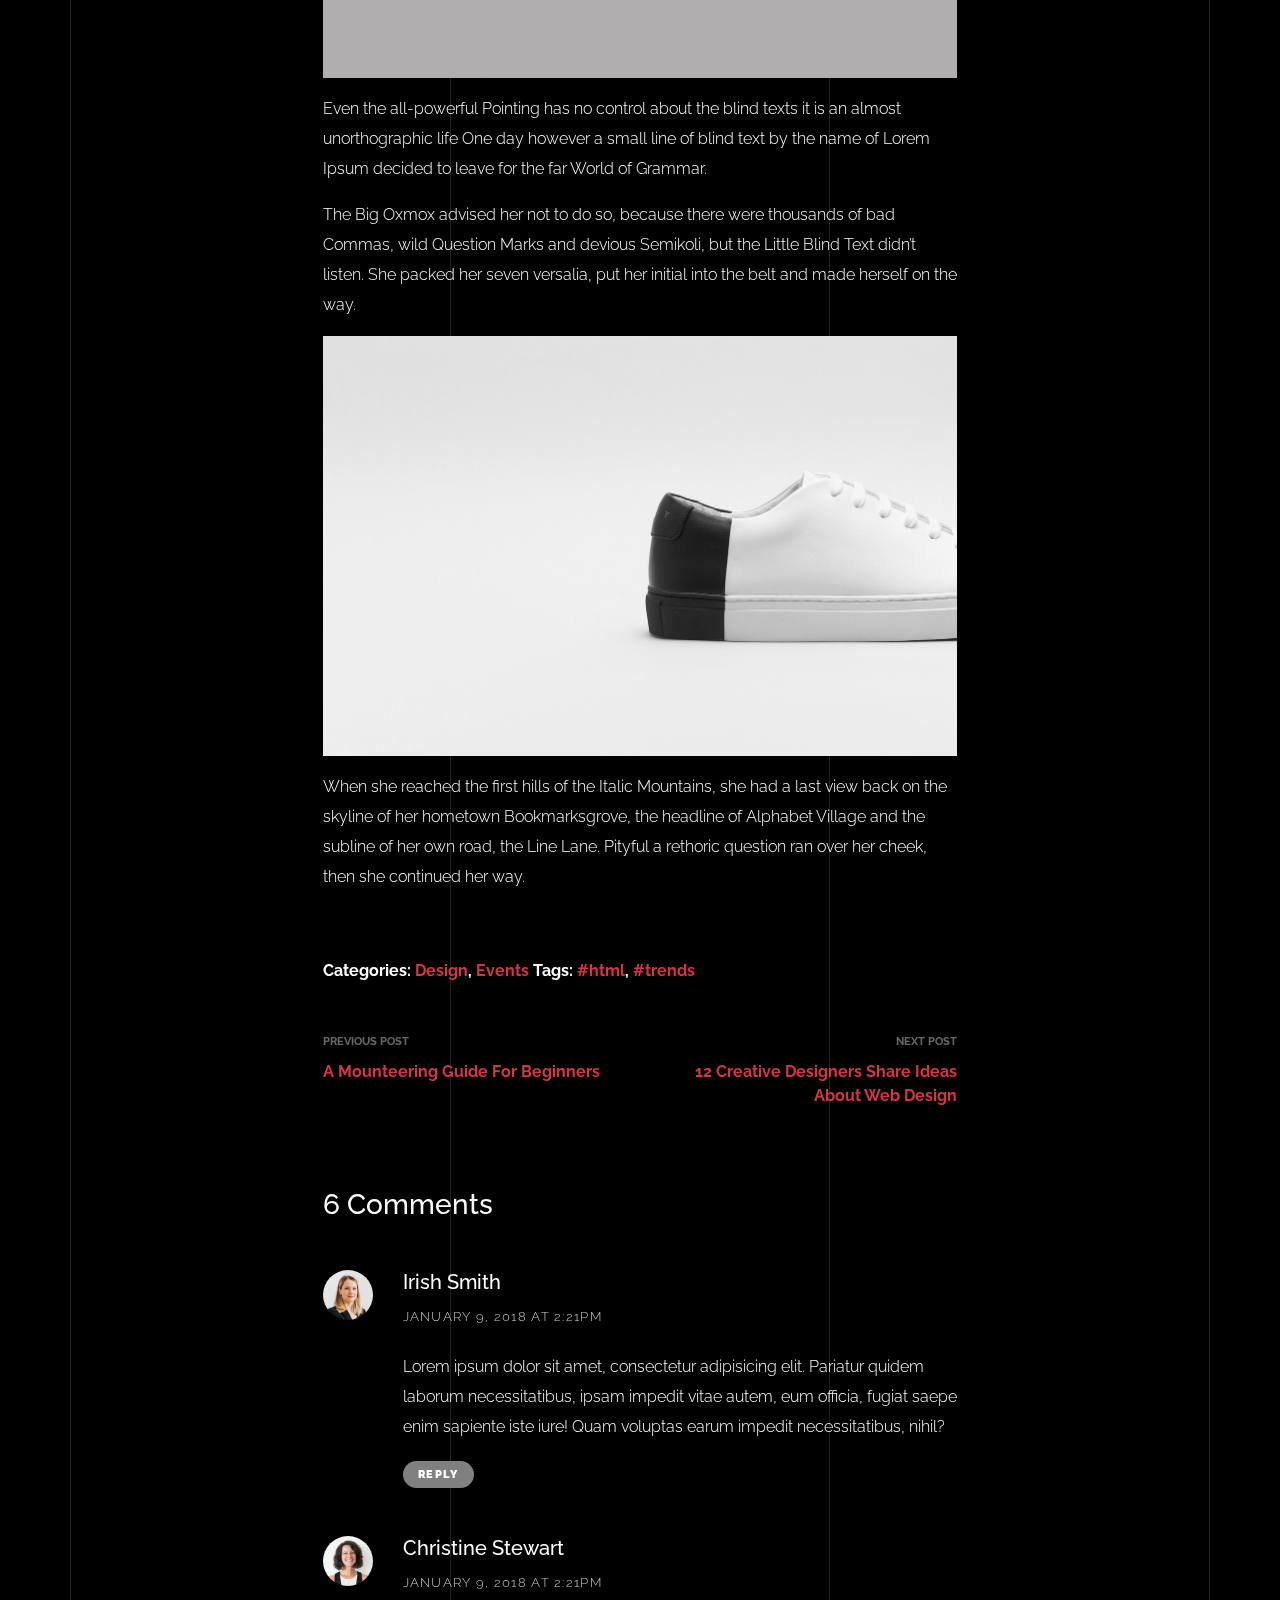
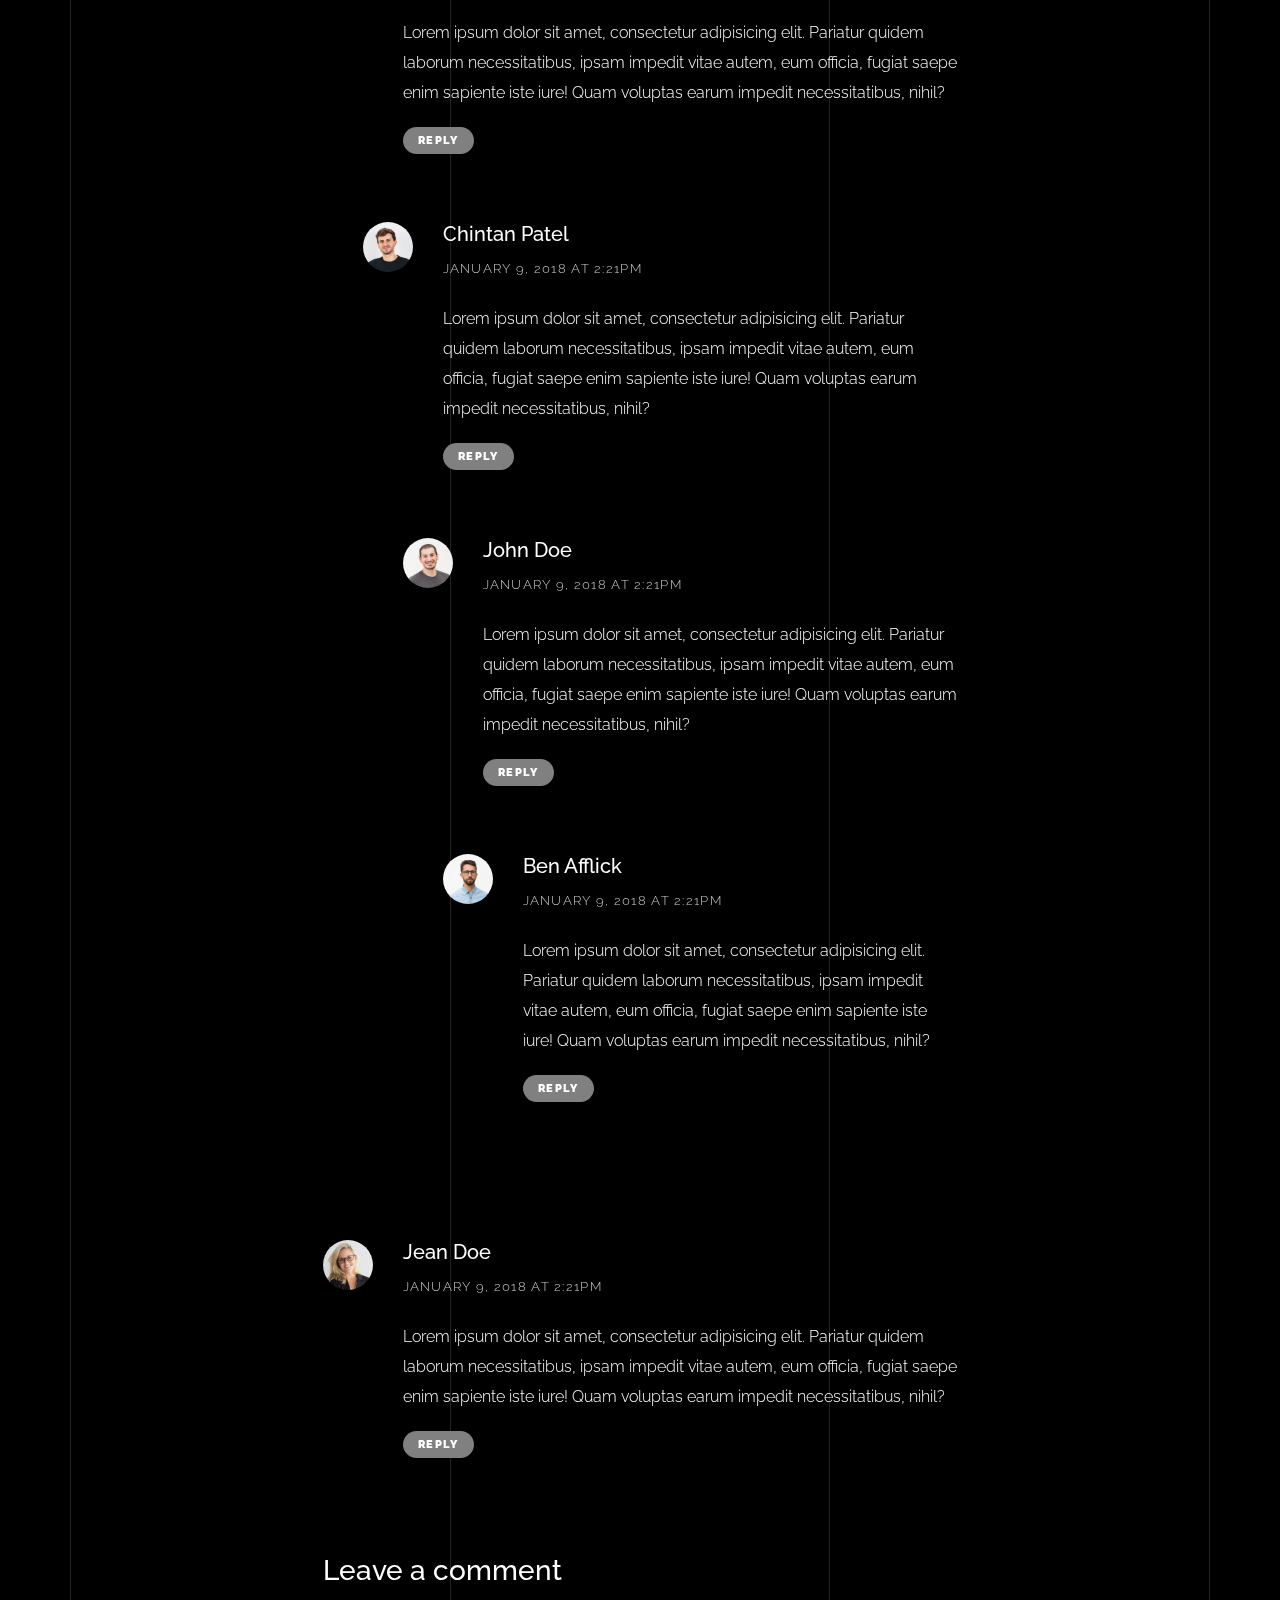
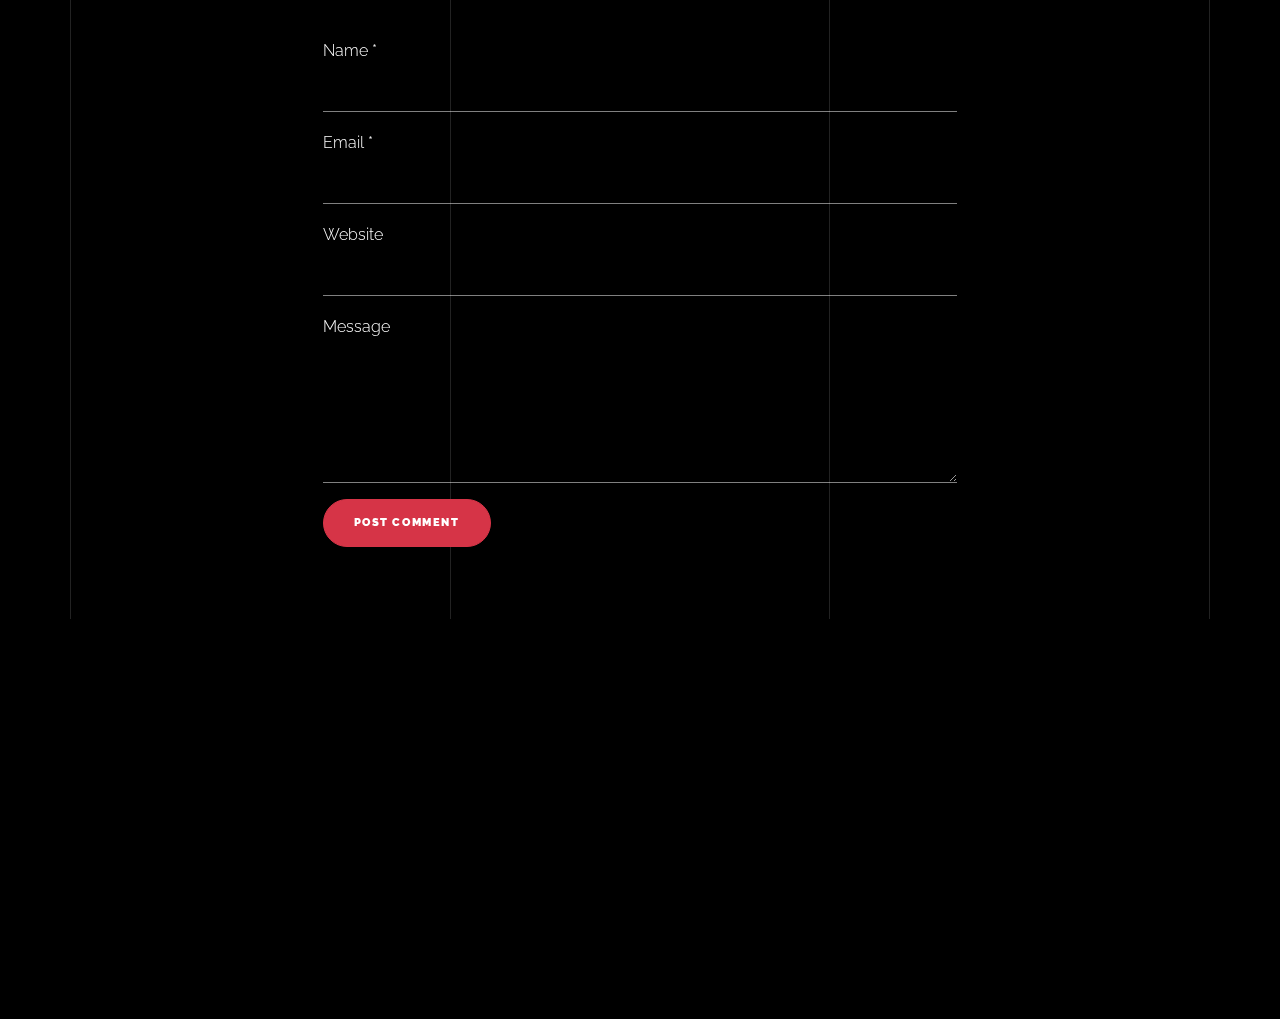
<file: blog-single.html>
<!doctype html>
<html lang="en">
  <head>
    <title>Unfold &mdash; A onepage portfolio HTML template by Colorlib</title>
    <meta charset="utf-8">
    <meta name="viewport" content="width=device-width, initial-scale=1, shrink-to-fit=no">
    
    <meta name="description" content="">
    <meta name="keywords" content="html, css, javascript, jquery">
    <meta name="author" content="">

    <link rel="stylesheet" href="css/vendor/icomoon/style.css">
    <link rel="stylesheet" href="css/vendor/owl.carousel.min.css">
    <link rel="stylesheet" href="css/vendor/aos.css">
    <link rel="stylesheet" href="css/vendor/animate.min.css">
    <link rel="stylesheet" href="css/vendor/bootstrap.min.css">
    <link rel="stylesheet" href="css/vendor/jquery.fancybox.min.css">
    

    <!-- Theme Style -->
    <link rel="stylesheet" href="css/style.css">

  </head>
  <body data-spy="scroll" data-target=".site-nav-target" data-offset="200">

    <nav class="unslate_co--site-mobile-menu">
      <div class="close-wrap d-flex">
        <a href="#" class="d-flex ml-auto js-menu-toggle">
          <span class="close-label">Close</span>
          <div class="close-times">
            <span class="bar1"></span>
            <span class="bar2"></span>
          </div>
        </a>
      </div>
      <div class="site-mobile-inner"></div>
    </nav>


    <div class="unslate_co--site-wrap">

      <div class="unslate_co--site-inner">

        <div class="lines-wrap">
          <div class="lines-inner">
            <div class="lines"></div>
          </div>
        </div>
        <!-- END lines -->
      
      <nav class="unslate_co--site-nav site-nav-target">

        <div class="container">
        
          <div class="row align-items-center justify-content-between text-left">
            <div class="col-md-5 text-right">
              <ul class="site-nav-ul js-clone-nav text-left d-none d-lg-inline-block">
                <li class="has-children">
                  <a href="index.html#home-section" class="nav-link">Home</a>
                  <ul class="dropdown">
                    <li>
                      <a href="index.html">Hero Image BG</a>
                    </li>
                    <li>
                      <a href="index-video.html">Video BG</a>
                    </li>
                    <li>
                      <a href="index-hero-slider.html">Hero Slider</a>
                    </li>
                    <li>
                      <a href="index-sidebar-menu.html">Sidebar Menu</a>
                    </li>
                    <li>
                      <a href="index-right-menu.html">Right Menu</a>
                    </li>
                  </ul>
                </li>
                <li><a href="index.html#portfolio-section" class="nav-link">Portfolio</a></li>
                <li><a href="index.html#about-section" class="nav-link">About</a></li>
                <li><a href="index.html#services-section" class="nav-link">Services</a></li>
              </ul>
            </div>
            <div class="site-logo pos-absolute">
              <a href="index.html" class="unslate_co--site-logo">Unfold<span>.</span></a>
            </div>
            <div class="col-md-5 text-right text-lg-left">
              <ul class="site-nav-ul js-clone-nav text-left d-none d-lg-inline-block">
                <li><a href="index.html#skills-section" class="nav-link">Skills</a></li>
                <li><a href="index.html#testimonial-section" class="nav-link">Testimonial</a></li>
                <li><a href="index.html#journal-section" class="nav-link active">Journal</a></li>
                <li><a href="index.html#contact-section" class="nav-link">Contact</a></li>
              </ul>

              <ul class="site-nav-ul-none-onepage text-right d-inline-block d-lg-none">
                <li><a href="#" class="js-menu-toggle">Menu</a></li>
              </ul>

            </div>
          </div>
        </div>

      </nav>
      <!-- END nav -->

      <div class="cover-v1 jarallax overlay" style="background-image: url('images/work_1_full.jpg');">
        <div class="container">
          <div class="row align-items-center">
              
            <div class="col-md-8 mx-auto text-center">
              <h1 class="blog-heading" data-aos="fade-up" data-aos-delay="0">A HTML Guide For Beginners</h1>
              <div class="post-meta" data-aos="fade-up" data-aos-delay="100">By Joefrey on March 15, 2020 &bullet; 5 mins read</div>
            </div>

          </div>
        </div>


        <!-- dov -->
        <a href="#blog-single-section" class="mouse-wrap smoothscroll">
          <span class="mouse">
            <span class="scroll"></span>
          </span>
          <span class="mouse-label">Scroll</span>
        </a>

      </div>
      <!-- END .cover-v1 -->

      <div class="unslate_co--section" id="blog-single-section">
        <div class="container">
          <div class="row justify-content-center">
            <div class="col-md-7">
              <h3 class="mb-4">On her way she met a copy</h3>
              <p>Far far away, behind the word mountains, far from the countries Vokalia and Consonantia, there live the blind texts. Separated they live in Bookmarksgrove right at the coast of the Semantics, a large language ocean.</p>
              <p>A small river named Duden flows by their place and supplies it with the necessary regelialia. It is a paradisematic country, in which roasted parts of sentences fly into your mouth.</p>
              <p><img src="images/work_1_a_full.jpg" alt="Image" class="img-fluid"></p>
              <p>Even the all-powerful Pointing has no control about the blind texts it is an almost unorthographic life One day however a small line of blind text by the name of Lorem Ipsum decided to leave for the far World of Grammar.</p>
              <p>The Big Oxmox advised her not to do so, because there were thousands of bad Commas, wild Question Marks and devious Semikoli, but the Little Blind Text didn’t listen. She packed her seven versalia, put her initial into the belt and made herself on the way.</p>
              <p><img src="images/work_1_full.jpg" alt="Image" class="img-fluid"></p>
              <p>When she reached the first hills of the Italic Mountains, she had a last view back on the skyline of her hometown Bookmarksgrove, the headline of Alphabet Village and the subline of her own road, the Line Lane. Pityful a rethoric question ran over her cheek, then she continued her way.</p>


              <div class="pt-5 categories_tags ">
                <p>Categories:  <a href="#">Design</a>, <a href="#">Events</a>  Tags: <a href="#">#html</a>, <a href="#">#trends</a></p>
              </div>

              <div class="post-single-navigation d-flex align-items-stretch">
                <a href="#" class="mr-auto w-50 pr-4">
                  <span class="d-block">Previous Post</span>
                  A Mounteering Guide For Beginners
                </a>
                <a href="#" class="ml-auto w-50 text-right pl-4">
                  <span class="d-block">Next Post</span>
                  12 Creative Designers Share Ideas About Web Design
                </a>
              </div>


            <div class="pt-5">
              <h3 class="mb-5">6 Comments</h3>
              <ul class="comment-list">
                <li class="comment">
                  <div class="vcard bio">
                    <img src="images/person_woman_2.jpg" alt="Image placeholder">
                  </div>
                  <div class="comment-body">
                    <h3>Irish Smith</h3>
                    <div class="meta">January 9, 2018 at 2:21pm</div>
                    <p>Lorem ipsum dolor sit amet, consectetur adipisicing elit. Pariatur quidem laborum necessitatibus, ipsam impedit vitae autem, eum officia, fugiat saepe enim sapiente iste iure! Quam voluptas earum impedit necessitatibus, nihil?</p>
                    <p><a href="#" class="reply">Reply</a></p>
                  </div>
                </li>

                <li class="comment">
                  <div class="vcard bio">
                    <img src="images/person_woman_1.jpg" alt="Image placeholder">
                  </div>
                  <div class="comment-body">
                    <h3>Christine Stewart</h3>
                    <div class="meta">January 9, 2018 at 2:21pm</div>
                    <p>Lorem ipsum dolor sit amet, consectetur adipisicing elit. Pariatur quidem laborum necessitatibus, ipsam impedit vitae autem, eum officia, fugiat saepe enim sapiente iste iure! Quam voluptas earum impedit necessitatibus, nihil?</p>
                    <p><a href="#" class="reply">Reply</a></p>
                  </div>

                  <ul class="children">
                    <li class="comment">
                      <div class="vcard bio">
                        <img src="images/person_man_3.jpg" alt="Image placeholder">
                      </div>
                      <div class="comment-body">
                        <h3>Chintan Patel</h3>
                        <div class="meta">January 9, 2018 at 2:21pm</div>
                        <p>Lorem ipsum dolor sit amet, consectetur adipisicing elit. Pariatur quidem laborum necessitatibus, ipsam impedit vitae autem, eum officia, fugiat saepe enim sapiente iste iure! Quam voluptas earum impedit necessitatibus, nihil?</p>
                        <p><a href="#" class="reply">Reply</a></p>
                      </div>


                      <ul class="children">
                        <li class="comment">
                          <div class="vcard bio">
                            <img src="images/person_man_2.jpg" alt="Image placeholder">
                          </div>
                          <div class="comment-body">
                            <h3>John Doe</h3>
                            <div class="meta">January 9, 2018 at 2:21pm</div>
                            <p>Lorem ipsum dolor sit amet, consectetur adipisicing elit. Pariatur quidem laborum necessitatibus, ipsam impedit vitae autem, eum officia, fugiat saepe enim sapiente iste iure! Quam voluptas earum impedit necessitatibus, nihil?</p>
                            <p><a href="#" class="reply">Reply</a></p>
                          </div>

                            <ul class="children">
                              <li class="comment">
                                <div class="vcard bio">
                                  <img src="images/person_man_1.jpg" alt="Image placeholder">
                                </div>
                                <div class="comment-body">
                                  <h3>Ben Afflick</h3>
                                  <div class="meta">January 9, 2018 at 2:21pm</div>
                                  <p>Lorem ipsum dolor sit amet, consectetur adipisicing elit. Pariatur quidem laborum necessitatibus, ipsam impedit vitae autem, eum officia, fugiat saepe enim sapiente iste iure! Quam voluptas earum impedit necessitatibus, nihil?</p>
                                  <p><a href="#" class="reply">Reply</a></p>
                                </div>
                              </li>
                            </ul>
                        </li>
                      </ul>
                    </li>
                  </ul>
                </li>

                <li class="comment">
                  <div class="vcard bio">
                    <img src="images/person_woman_3.jpg" alt="Image placeholder">
                  </div>
                  <div class="comment-body">
                    <h3>Jean Doe</h3>
                    <div class="meta">January 9, 2018 at 2:21pm</div>
                    <p>Lorem ipsum dolor sit amet, consectetur adipisicing elit. Pariatur quidem laborum necessitatibus, ipsam impedit vitae autem, eum officia, fugiat saepe enim sapiente iste iure! Quam voluptas earum impedit necessitatibus, nihil?</p>
                    <p><a href="#" class="reply">Reply</a></p>
                  </div>
                </li>
              </ul>
              <!-- END comment-list -->
              
              <div class="comment-form-wrap pt-5">
                <h3 class="mb-5">Leave a comment</h3>
                <form action="#" class="">
                  <div class="form-group">
                    <label for="name">Name *</label>
                    <input type="text" class="form-control" id="name">
                  </div>
                  <div class="form-group">
                    <label for="email">Email *</label>
                    <input type="email" class="form-control" id="email">
                  </div>
                  <div class="form-group">
                    <label for="website">Website</label>
                    <input type="url" class="form-control" id="website">
                  </div>

                  <div class="form-group">
                    <label for="message">Message</label>
                    <textarea name="message" id="message" cols="30" rows="5" class="form-control"></textarea>
                  </div>
                  <div class="form-group">
                    <input type="submit" value="Post Comment" class="btn btn-primary btn-md">
                  </div>

                </form>
              </div>
            </div>
            </div>
          </div>
        </div>
      </div>

      
      </div> 

      <footer class="unslate_co--footer unslate_co--section">
        <div class="container">
          <div class="row justify-content-center">
            <div class="col-md-7">
              
              <div class="footer-site-logo"><a href="#">Unfold<span>.</span></a></div>

              <ul class="footer-site-social">
                <li><a href="#">Facebook</a></li>
                <li><a href="#">Twitter</a></li>
                <li><a href="#">Instagram</a></li>
                <li><a href="#">Dribbble</a></li>
                <li><a href="#">Behance</a></li>
              </ul>

              <p class="site-copyright">
                
                <!-- Link back to Colorlib can't be removed. Template is licensed under CC BY 3.0. -->
                Copyright &copy;
                <script>
                  document.write(new Date().getFullYear());
                </script> All rights reserved | This template is made with <i class="icon-heart"
                  aria-hidden="true"></i> by <a href="https://colorlib.com" target="_blank">Colorlib</a>
                <!-- Link back to Colorlib can't be removed. Template is licensed under CC BY 3.0. -->
              
              </p>

            </div>
          </div>
        </div>
      </footer>

      
    </div>

    <!-- Loader -->
    <div id="unslate_co--overlayer"></div>
    <div class="site-loader-wrap">
      <div class="site-loader"></div>
    </div>

    <script src="js/scripts-dist.js"></script>
    <script src="js/main.js"></script>

  </body>
</html>
</file>
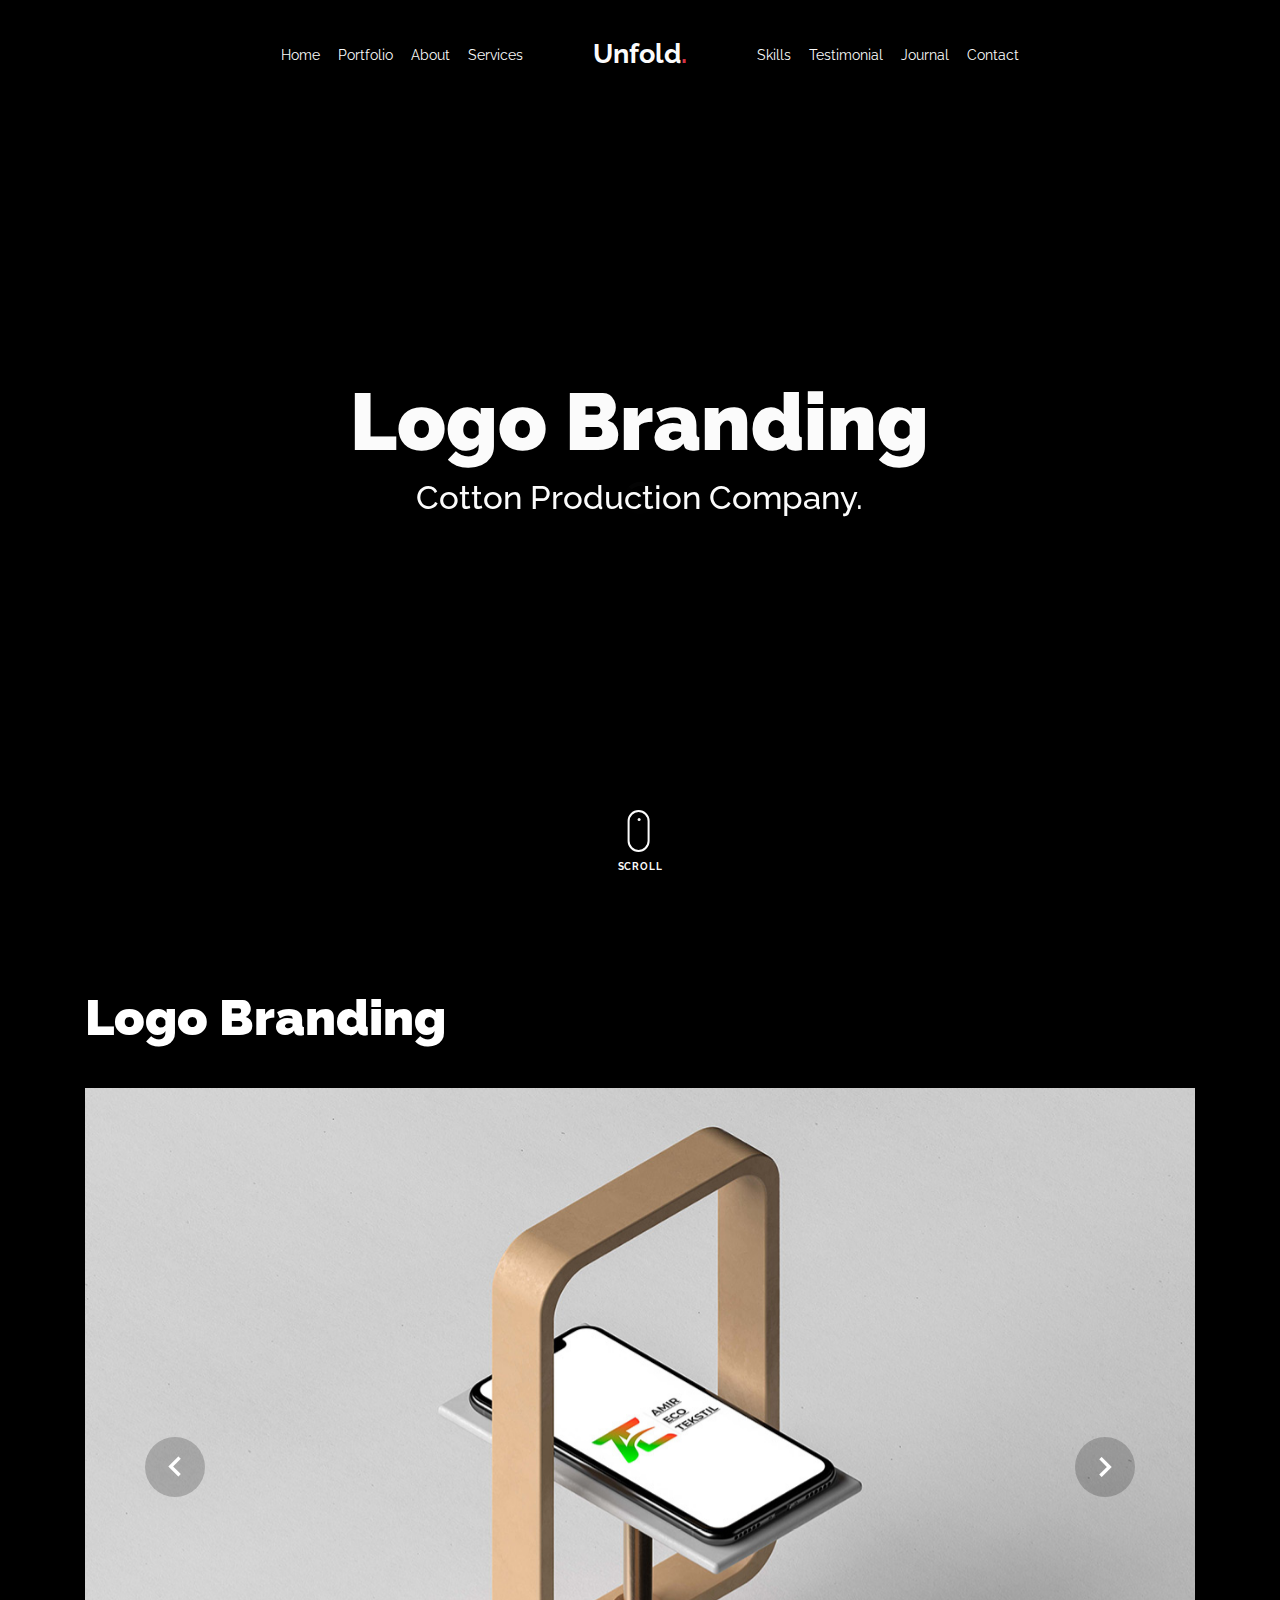
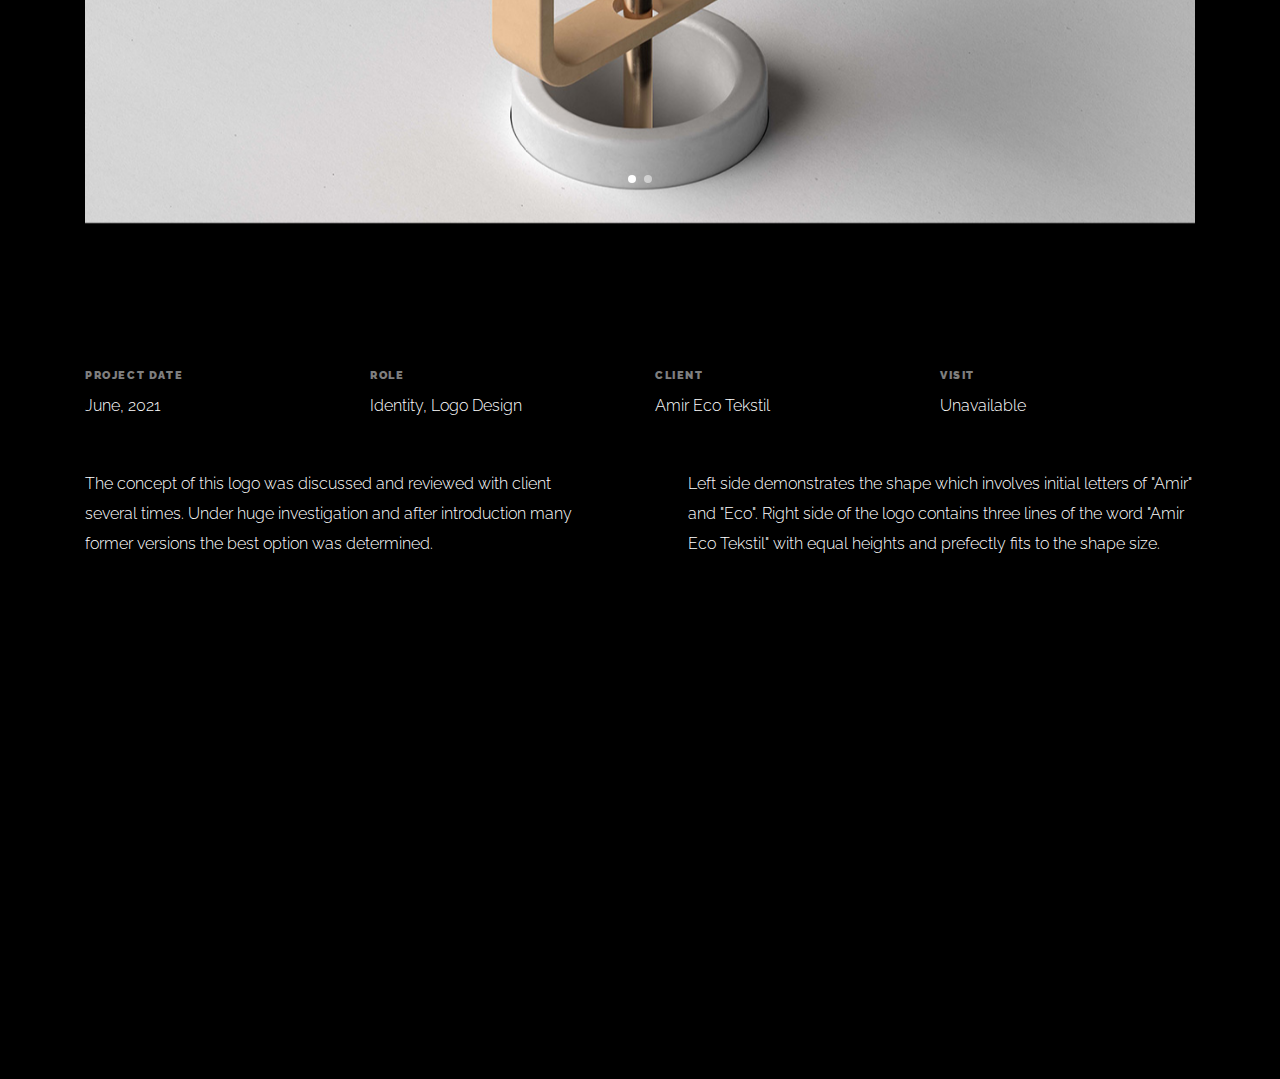
<file: portfolio-amir-eco.html>
<!doctype html>
<html lang="en">

<head>
  <title>Logo &mdash; Amir Eco Tekstil</title>
  <meta charset="utf-8">
  <meta name="viewport" content="width=device-width, initial-scale=1, shrink-to-fit=no">
  
  <meta name="description" content=" ">
  <meta name="keywords" content="html, css, javascript, jquery">
  <meta name="author" content="">

  <link rel="stylesheet" href="css/vendor/icomoon/style.css">
  <link rel="stylesheet" href="css/vendor/owl.carousel.min.css">
  <link rel="stylesheet" href="css/vendor/aos.css">
  <link rel="stylesheet" href="css/vendor/animate.min.css">
  <link rel="stylesheet" href="css/vendor/bootstrap.min.css">
  <link rel="stylesheet" href="css/vendor/jquery.fancybox.min.css">

  <!-- Theme Style -->
  <link rel="stylesheet" href="css/style.css">

</head>

<body data-spy="scroll" data-target=".site-nav-target" data-offset="200">

  <nav class="unslate_co--site-mobile-menu">
    <div class="close-wrap d-flex">
      <a href="#" class="d-flex ml-auto js-menu-toggle">
        <span class="close-label">Close</span>
        <div class="close-times">
          <span class="bar1"></span>
          <span class="bar2"></span>
        </div>
      </a>
    </div>
    <div class="site-mobile-inner"></div>
  </nav>

  <div class="unslate_co--site-wrap">

    <div class="unslate_co--site-inner">

      <nav class="unslate_co--site-nav site-nav-target">

        <div class="container">

          <div class="row align-items-center justify-content-between text-left">
            <div class="col-md-5 text-right">
              <ul class="site-nav-ul js-clone-nav text-left d-none d-lg-inline-block">
                <li><a href="index.html#home-section" class="nav-link">Home</a></li>
                <li><a href="index.html#portfolio-section" class="nav-link">Portfolio</a></li>
                <li><a href="index.html#about-section" class="nav-link">About</a></li>
                <li><a href="index.html#services-section" class="nav-link">Services</a></li>
              </ul>
            </div>
            <div class="site-logo pos-absolute">
              <a href="index.html" class="unslate_co--site-logo">Unfold<span>.</span></a>
            </div>
            <div class="col-md-5 text-right text-lg-left">
              <ul class="site-nav-ul js-clone-nav text-left d-none d-lg-inline-block">
                <li><a href="index.html#skills-section" class="nav-link">Skills</a></li>
                <li><a href="index.html#testimonial-section" class="nav-link">Testimonial</a></li>
                <li><a href="index.html#journal-section" class="nav-link">Journal</a></li>
                <li><a href="index.html#contact-section" class="nav-link">Contact</a></li>
              </ul>

              <ul class="site-nav-ul-none-onepage text-right d-inline-block d-lg-none">
                <li><a href="#" class="js-menu-toggle">Menu</a></li>
              </ul>

            </div>
          </div>
        </div>

      </nav>
      <!-- END nav -->

      <div class="cover-v1 gradient-bottom-black jarallax">
        <div class="container">
          <div class="row align-items-center">

            <div class="col-md-10 mx-auto text-center">
              <h1 class="heading" data-aos="fade-up">Logo Branding</h1>
              <h2 class="subheading" data-aos="fade-up" data-aos-delay="100">Cotton Production Company. </h2>
            </div>

          </div>
        </div>

        <!-- dov -->
        <a href="#portfolio-single-section" class="mouse-wrap smoothscroll">
          <span class="mouse">
            <span class="scroll"></span>
          </span>
          <span class="mouse-label">Scroll</span>
        </a>

      </div>
      <!-- END .cover-v1 -->

      <div class="container">
        <div class="portfolio-single-wrap unslate_co--section" id="portfolio-single-section">

          <div class="portfolio-single-inner">
            <h2 class="heading-portfolio-single-h2">Logo Branding</h2>

            <div class="row justify-content-between mb-5">
              <div class="col-12 mb-4">
                <div class="owl-carousel single-slider">
                  <figure class="mb-4">
                    <img src="assets/logo-amir-eco-full-2.jpg" alt="Image" class="img-fluid">
                  </figure>
                  <figure class="mb-4">
                    <img src="assets/logo-amir-eco-full.jpg" alt="Image" class="img-fluid">
                  </figure>
                </div>
              </div>
              <div class="col-12 mb-5">
                <div class="row">
                  <div class="col-sm-6 col-md-6 col-lg-3">
                    <div class="detail-v1">
                      <span class="detail-label">Project Date</span>
                      <span class="detail-val">June, 2021</span>
                    </div>
                  </div>
                  <div class="col-sm-6 col-md-6 col-lg-3">
                    <div class="detail-v1">
                      <span class="detail-label">Role</span>
                      <span class="detail-val"><a href="#">Identity</a>, <a href="#">Logo Design</a></span>
                    </div>
                  </div>
                  <div class="col-sm-6 col-md-6 col-lg-3">
                    <div class="detail-v1">
                      <span class="detail-label">Client</span>
                      <span class="detail-val">Amir Eco Tekstil</span>
                    </div>
                  </div>
                  <div class="col-sm-6 col-md-6 col-lg-3">
                    <div class="detail-v1">
                      <span class="detail-label">Visit</span>
                      <span class="detail-val"><a href="#">Unavailable</a></span>
                    </div>
                  </div>
                </div>
              </div>
              <div class="col-md-6 pr-md-5">
                <p>The concept of this logo was discussed and reviewed with client several times. Under huge investigation and after introduction many former versions the best option was determined.</p>
              </div>
              <div class="col-md-6 pl-md-5">
                <p>Left side demonstrates the shape which involves initial letters of "Amir" and "Eco". Right side of the logo contains three lines of the word "Amir Eco Tekstil" with equal heights and prefectly fits to the shape size.</p>
              </div>
            </div>

          </div>
        </div>
      </div>
    </div>

    <footer class="unslate_co--footer unslate_co--section">
      <div class="container">
        <div class="row justify-content-center">
          <div class="col-md-7">

            <div class="footer-site-logo"><a href="#">Unfold<span>.</span></a></div>

            <ul class="footer-site-social">
              <li><a href="#">Facebook</a></li>
              <li><a href="#">Twitter</a></li>
              <li><a href="#">Instagram</a></li>
              <li><a href="#">Dribbble</a></li>
              <li><a href="#">Behance</a></li>
            </ul>



          </div>
        </div>
      </div>
    </footer>

  </div>

  <!-- Loader -->
  <div id="unslate_co--overlayer"></div>
  <div class="site-loader-wrap">
    <div class="site-loader"></div>
  </div>

  <script src="js/scripts-dist.js"></script>
  <script src="js/main.js"></script>


</body>

</html>
</file>
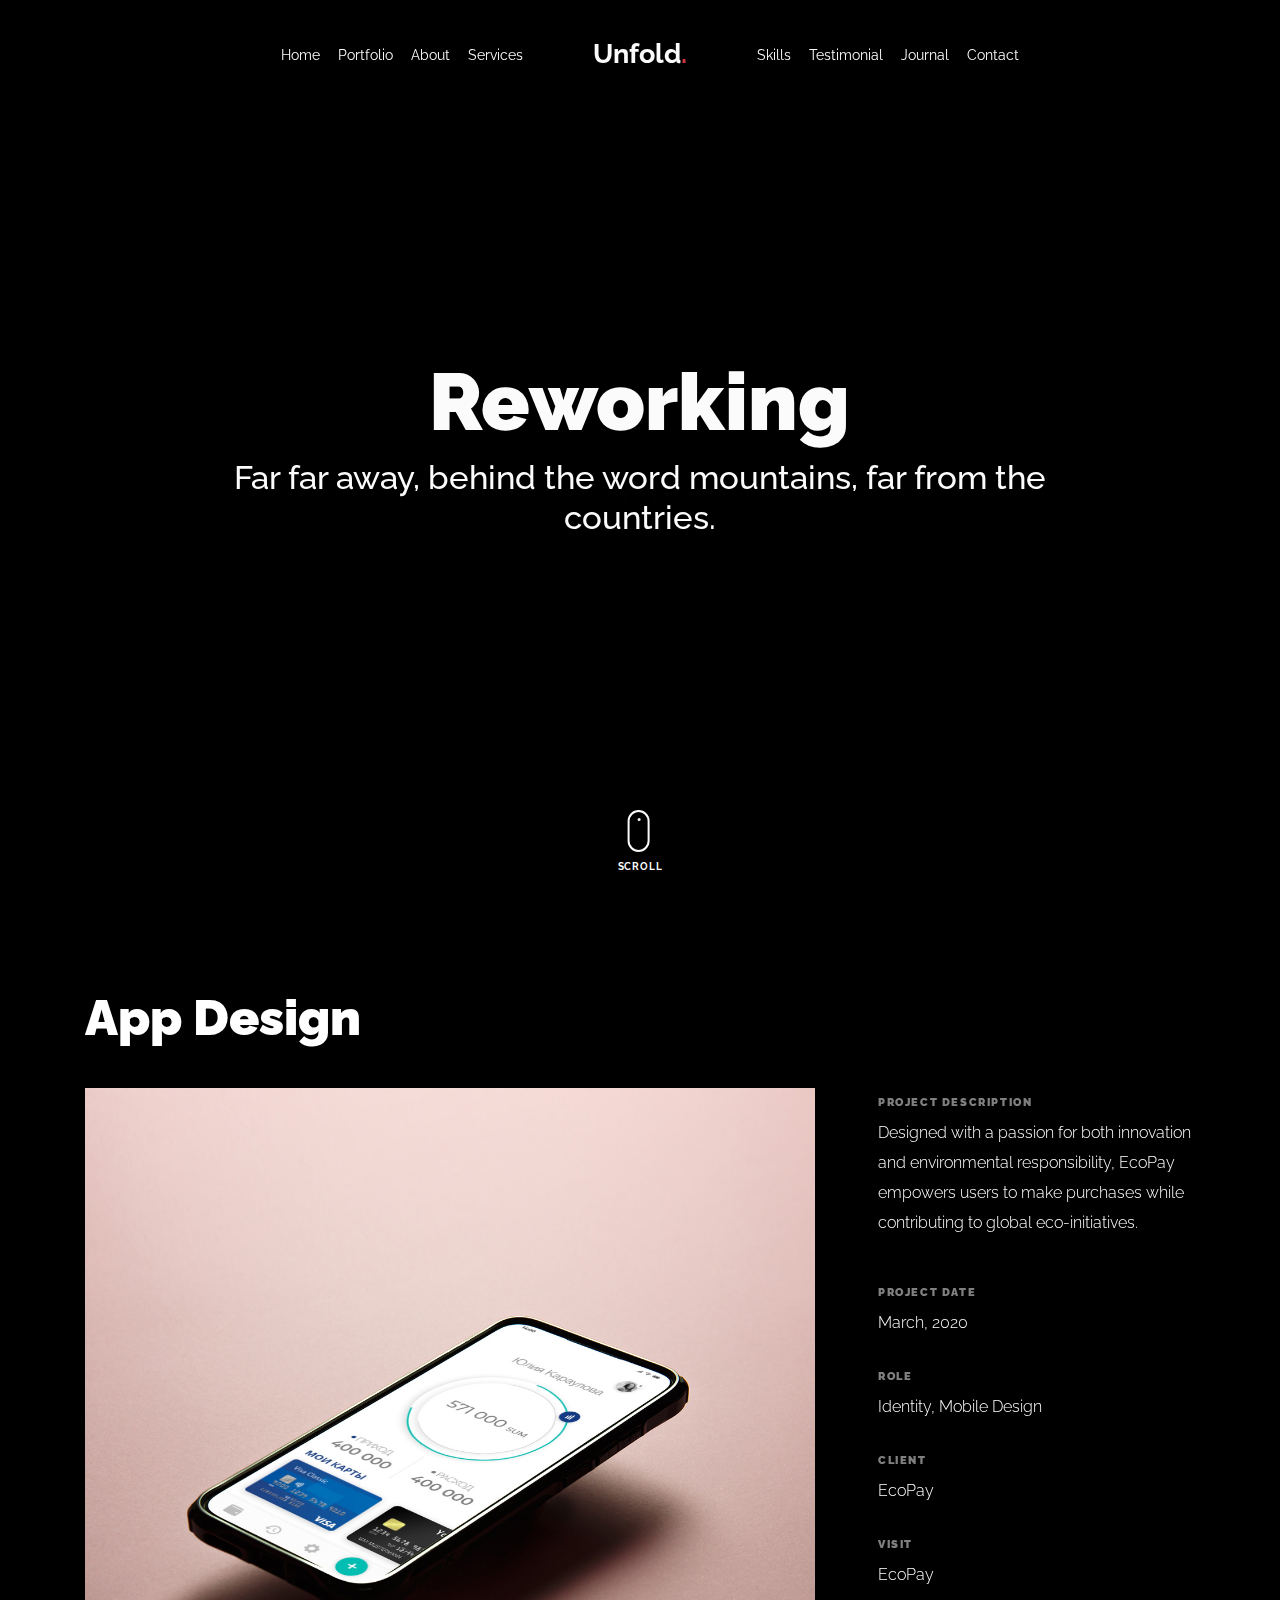
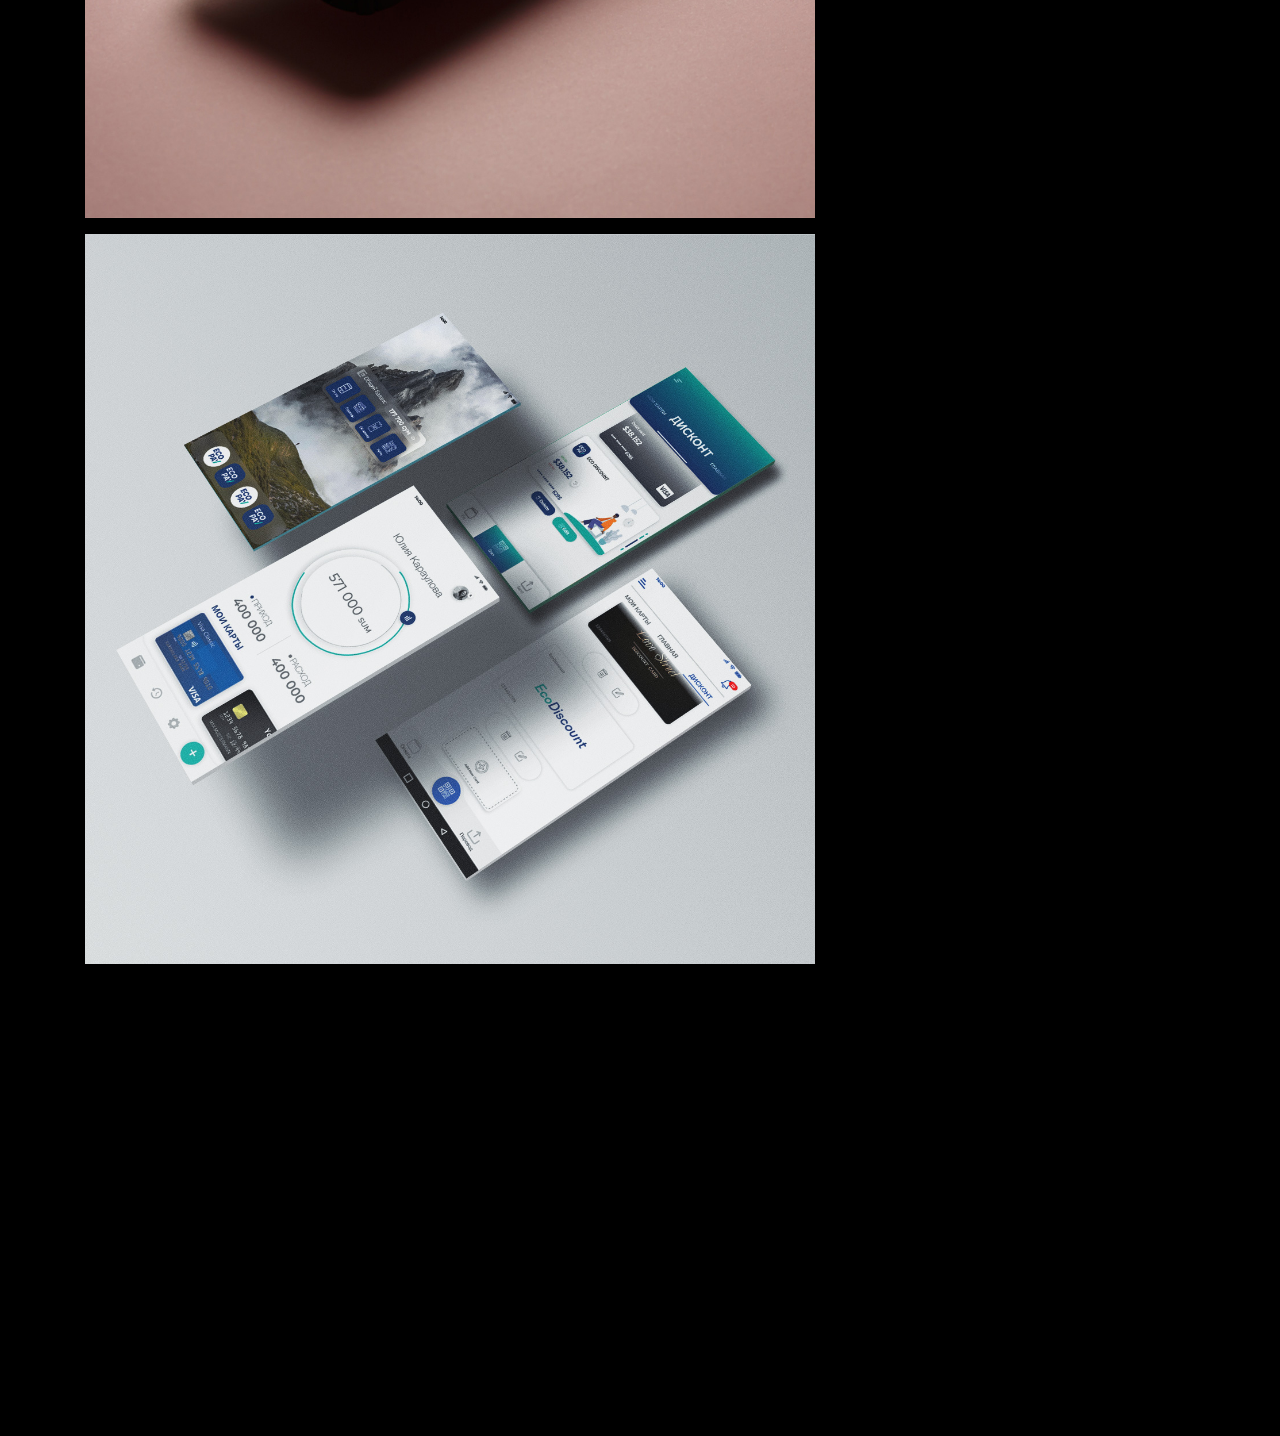
<file: portfolio-eco-pay.html>
<!doctype html>
<html lang="en">

<head>
  <title>Mobile Design &mdash; EcoPay</title>
  <meta charset="utf-8">
  <meta name="viewport" content="width=device-width, initial-scale=1, shrink-to-fit=no">
  
  <meta name="description" content="">
  <meta name="keywords" content="html, css, javascript, jquery">
  <meta name="author" content="">

  <link rel="stylesheet" href="css/vendor/icomoon/style.css">
  <link rel="stylesheet" href="css/vendor/owl.carousel.min.css">
  <link rel="stylesheet" href="css/vendor/aos.css">
  <link rel="stylesheet" href="css/vendor/animate.min.css">
  <link rel="stylesheet" href="css/vendor/bootstrap.min.css">
  <link rel="stylesheet" href="css/vendor/jquery.fancybox.min.css">

  <!-- Theme Style -->
  <link rel="stylesheet" href="css/style.css">

</head>

<body data-spy="scroll" data-target=".site-nav-target" data-offset="200">

  <nav class="unslate_co--site-mobile-menu">
    <div class="close-wrap d-flex">
      <a href="#" class="d-flex ml-auto js-menu-toggle">
        <span class="close-label">Close</span>
        <div class="close-times">
          <span class="bar1"></span>
          <span class="bar2"></span>
        </div>
      </a>
    </div>
    <div class="site-mobile-inner"></div>
  </nav>

  <div class="unslate_co--site-wrap">

    <div class="unslate_co--site-inner">

      <nav class="unslate_co--site-nav site-nav-target">

        <div class="container">

          <div class="row align-items-center justify-content-between text-left">
            <div class="col-md-5 text-right">
              <ul class="site-nav-ul js-clone-nav text-left d-none d-lg-inline-block">
                <li><a href="index.html#home-section" class="nav-link">Home</a></li>
                <li><a href="index.html#portfolio-section" class="nav-link">Portfolio</a></li>
                <li><a href="index.html#about-section" class="nav-link">About</a></li>
                <li><a href="index.html#services-section" class="nav-link">Services</a></li>
              </ul>
            </div>
            <div class="site-logo pos-absolute">
              <a href="index.html" class="unslate_co--site-logo">Unfold<span>.</span></a>
            </div>
            <div class="col-md-5 text-right text-lg-left">
              <ul class="site-nav-ul js-clone-nav text-left d-none d-lg-inline-block">
                <li><a href="index.html#skills-section" class="nav-link">Skills</a></li>
                <li><a href="index.html#testimonial-section" class="nav-link">Testimonial</a></li>
                <li><a href="index.html#journal-section" class="nav-link">Journal</a></li>
                <li><a href="index.html#contact-section" class="nav-link">Contact</a></li>
              </ul>

              <ul class="site-nav-ul-none-onepage text-right d-inline-block d-lg-none">
                <li><a href="#" class="js-menu-toggle">Menu</a></li>
              </ul>

            </div>
          </div>
        </div>

      </nav>
      <!-- END nav -->

      <div class="cover-v1 gradient-bottom-black jarallax">
        <div class="container">
          <div class="row align-items-center">

            <div class="col-md-10 mx-auto text-center">
              <h1 class="heading" data-aos="fade-up">Reworking</h1>
              <h2 class="subheading" data-aos="fade-up" data-aos-delay="100">Far far away, behind the word mountains, far from the countries.</h2>
            </div>

          </div>
        </div>

        <!-- dov -->
        <a href="#portfolio-single-section" class="mouse-wrap smoothscroll">
          <span class="mouse">
            <span class="scroll"></span>
          </span>
          <span class="mouse-label">Scroll</span>
        </a>

      </div>
      <!-- END .cover-v1 -->

      <div class="container">
        <div class="portfolio-single-wrap unslate_co--section" id="portfolio-single-section">
          <div class="portfolio-single-inner">

            <h2 class="heading-portfolio-single-h2">App Design</h2>

            <div class="row justify-content-between align-items-stretch">

              <div class="col-lg-8">
                <p><a href="assets/eco-pay-full.jpg" data-fancybox="gal"><img src="assets/eco-pay-full.jpg" alt="Image" class="img-fluid"></a></p>
                <p><a href="assets/eco-pay-full-2.jpg" data-fancybox="gal"><img src="assets/eco-pay-full-2.jpg" alt="Image" class="img-fluid"></a></p>
              </div>
              <div class="col-lg-4 pl-lg-5">
                <div class="unslate_co--sticky">
                  <div class="row">
                    <div class="col-md-12 mb-4">
                      <div class="detail-v1">
                        <span class="detail-label">Project Description</span>
                        <p>Designed with a passion for both innovation and environmental responsibility, EcoPay empowers users to make purchases while contributing to global eco-initiatives.</p>
                      </div>
                    </div>

                    <div class="col-md-12 mb-4">
                      <div class="detail-v1">
                        <span class="detail-label">Project Date</span>
                        <span class="detail-val">March, 2020</span>
                      </div>
                    </div>
                    <div class="col-md-12 mb-4">
                      <div class="detail-v1">
                        <span class="detail-label">Role</span>
                        <span class="detail-val"><a href="#">Identity</a>, <a href="#">Mobile Design</a></span>
                      </div>
                    </div>
                    <div class="col-md-12 mb-4">
                      <div class="detail-v1">
                        <span class="detail-label">Client</span>
                        <span class="detail-val">EcoPay</span>
                      </div>
                    </div>
                    <div class="col-md-12 mb-4">
                      <div class="detail-v1">
                        <span class="detail-label">Visit</span>
                        <span class="detail-val"><a href="#">EcoPay</a></span>
                      </div>
                    </div>
                  </div>
                </div> 
              </div>

            </div>

          </div>
        </div>
      </div>
    </div>

    <footer class="unslate_co--footer unslate_co--section">
      <div class="container">
        <div class="row justify-content-center">
          <div class="col-md-7">

            <div class="footer-site-logo"><a href="#">Unfold<span>.</span></a></div>

            <ul class="footer-site-social">
              <li><a href="#">Facebook</a></li>
              <li><a href="#">Twitter</a></li>
              <li><a href="#">Instagram</a></li>
              <li><a href="#">Dribbble</a></li>
              <li><a href="#">Behance</a></li>
            </ul>

          </div>
        </div>
      </div>
    </footer>

  </div>

  <!-- Loader -->
  <div id="unslate_co--overlayer"></div>
  <div class="site-loader-wrap">
    <div class="site-loader"></div>
  </div>

  <script src="js/scripts-dist.js"></script>
  <script src="js/main.js"></script>


</body>

</html>
</file>
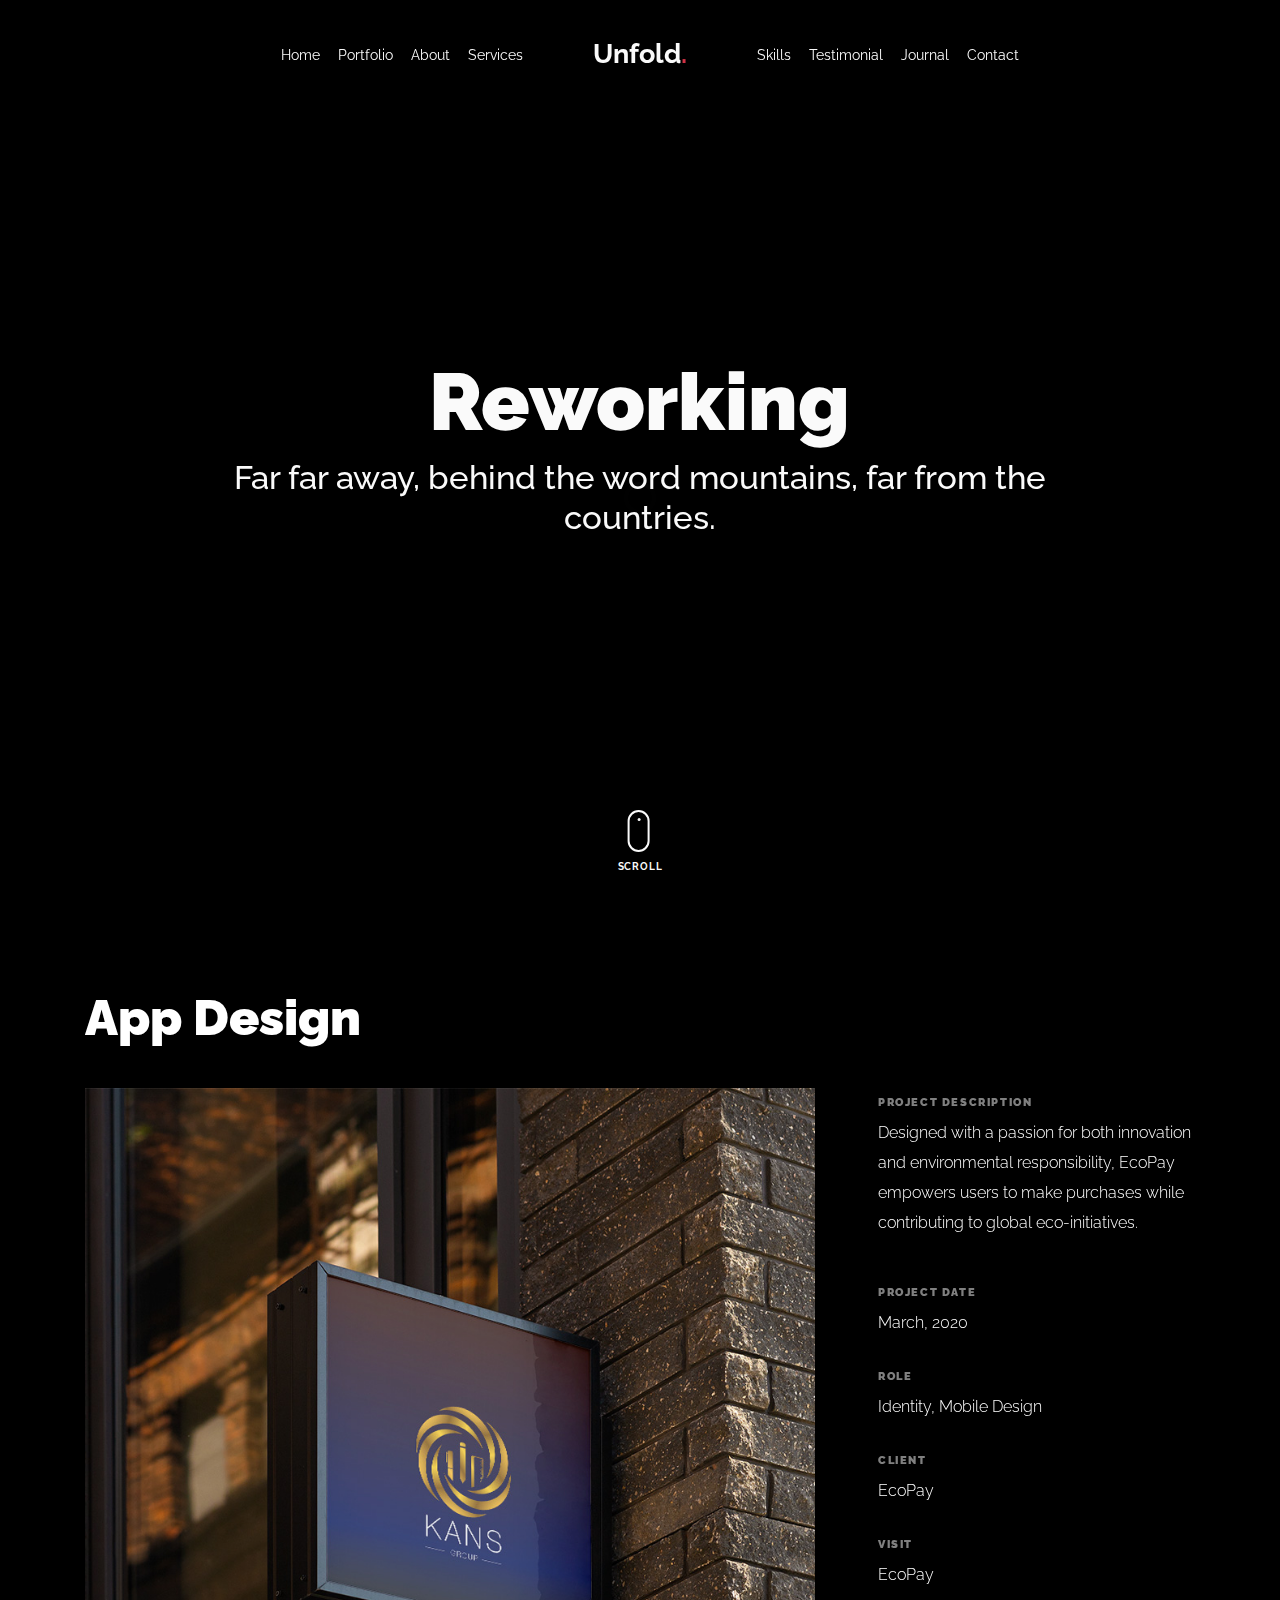
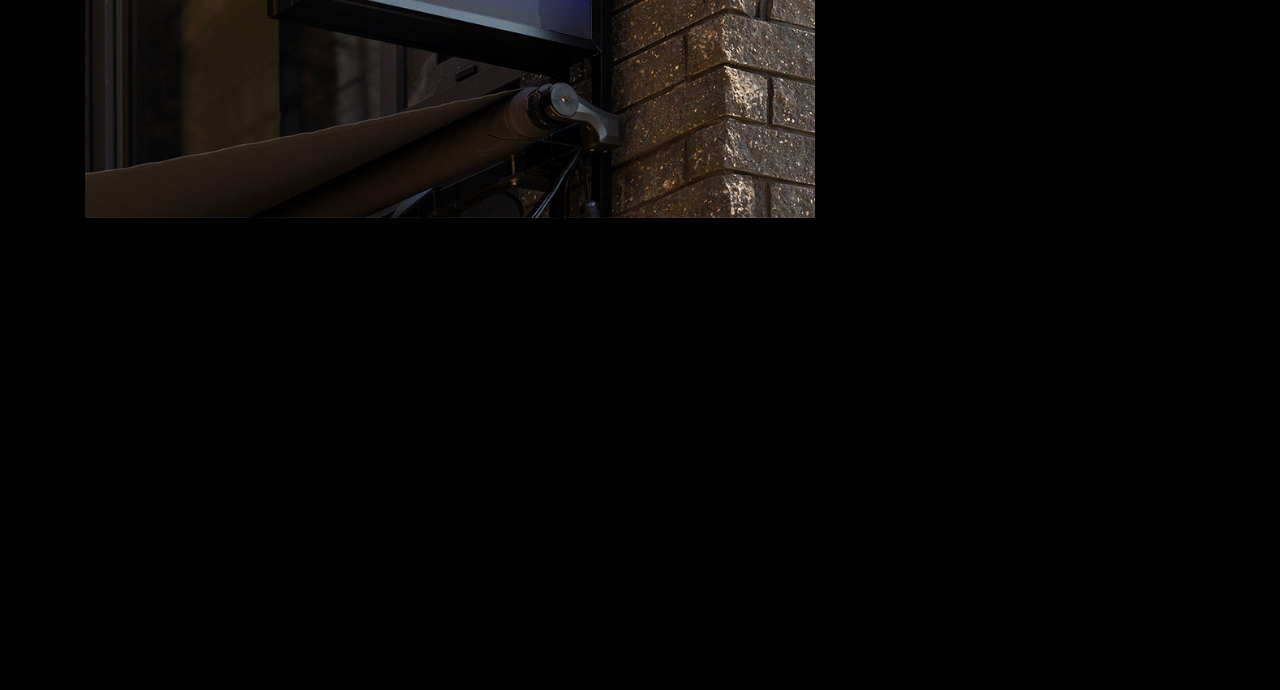
<file: portfolio-kans.html>
<!doctype html>
<html lang="en">

<head>
  <title>Mobile Design &mdash; EcoPay</title>
  <meta charset="utf-8">
  <meta name="viewport" content="width=device-width, initial-scale=1, shrink-to-fit=no">
  
  <meta name="description" content="">
  <meta name="keywords" content="html, css, javascript, jquery">
  <meta name="author" content="">

  <link rel="stylesheet" href="css/vendor/icomoon/style.css">
  <link rel="stylesheet" href="css/vendor/owl.carousel.min.css">
  <link rel="stylesheet" href="css/vendor/aos.css">
  <link rel="stylesheet" href="css/vendor/animate.min.css">
  <link rel="stylesheet" href="css/vendor/bootstrap.min.css">
  <link rel="stylesheet" href="css/vendor/jquery.fancybox.min.css">

  <!-- Theme Style -->
  <link rel="stylesheet" href="css/style.css">

</head>

<body data-spy="scroll" data-target=".site-nav-target" data-offset="200">

  <nav class="unslate_co--site-mobile-menu">
    <div class="close-wrap d-flex">
      <a href="#" class="d-flex ml-auto js-menu-toggle">
        <span class="close-label">Close</span>
        <div class="close-times">
          <span class="bar1"></span>
          <span class="bar2"></span>
        </div>
      </a>
    </div>
    <div class="site-mobile-inner"></div>
  </nav>

  <div class="unslate_co--site-wrap">

    <div class="unslate_co--site-inner">

      <nav class="unslate_co--site-nav site-nav-target">

        <div class="container">

          <div class="row align-items-center justify-content-between text-left">
            <div class="col-md-5 text-right">
              <ul class="site-nav-ul js-clone-nav text-left d-none d-lg-inline-block">
                <li><a href="index.html#home-section" class="nav-link">Home</a></li>
                <li><a href="index.html#portfolio-section" class="nav-link">Portfolio</a></li>
                <li><a href="index.html#about-section" class="nav-link">About</a></li>
                <li><a href="index.html#services-section" class="nav-link">Services</a></li>
              </ul>
            </div>
            <div class="site-logo pos-absolute">
              <a href="index.html" class="unslate_co--site-logo">Unfold<span>.</span></a>
            </div>
            <div class="col-md-5 text-right text-lg-left">
              <ul class="site-nav-ul js-clone-nav text-left d-none d-lg-inline-block">
                <li><a href="index.html#skills-section" class="nav-link">Skills</a></li>
                <li><a href="index.html#testimonial-section" class="nav-link">Testimonial</a></li>
                <li><a href="index.html#journal-section" class="nav-link">Journal</a></li>
                <li><a href="index.html#contact-section" class="nav-link">Contact</a></li>
              </ul>

              <ul class="site-nav-ul-none-onepage text-right d-inline-block d-lg-none">
                <li><a href="#" class="js-menu-toggle">Menu</a></li>
              </ul>

            </div>
          </div>
        </div>

      </nav>
      <!-- END nav -->

      <div class="cover-v1 gradient-bottom-black jarallax">
        <div class="container">
          <div class="row align-items-center">

            <div class="col-md-10 mx-auto text-center">
              <h1 class="heading" data-aos="fade-up">Reworking</h1>
              <h2 class="subheading" data-aos="fade-up" data-aos-delay="100">Far far away, behind the word mountains, far from the countries.</h2>
            </div>

          </div>
        </div>

        <!-- dov -->
        <a href="#portfolio-single-section" class="mouse-wrap smoothscroll">
          <span class="mouse">
            <span class="scroll"></span>
          </span>
          <span class="mouse-label">Scroll</span>
        </a>

      </div>
      <!-- END .cover-v1 -->

      <div class="container">
        <div class="portfolio-single-wrap unslate_co--section" id="portfolio-single-section">
          <div class="portfolio-single-inner">

            <h2 class="heading-portfolio-single-h2">App Design</h2>

            <div class="row justify-content-between align-items-stretch">

              <div class="col-lg-8">
                <p><a href="assets/Kans-mid.jpg" data-fancybox="gal"><img src="assets/Kans-mid.jpg" alt="Image" class="img-fluid"></a></p>
              </div>
              <div class="col-lg-4 pl-lg-5">
                <div class="unslate_co--sticky">
                  <div class="row">
                    <div class="col-md-12 mb-4">
                      <div class="detail-v1">
                        <span class="detail-label">Project Description</span>
                        <p>Designed with a passion for both innovation and environmental responsibility, EcoPay empowers users to make purchases while contributing to global eco-initiatives.</p>
                      </div>
                    </div>

                    <div class="col-md-12 mb-4">
                      <div class="detail-v1">
                        <span class="detail-label">Project Date</span>
                        <span class="detail-val">March, 2020</span>
                      </div>
                    </div>
                    <div class="col-md-12 mb-4">
                      <div class="detail-v1">
                        <span class="detail-label">Role</span>
                        <span class="detail-val"><a href="#">Identity</a>, <a href="#">Mobile Design</a></span>
                      </div>
                    </div>
                    <div class="col-md-12 mb-4">
                      <div class="detail-v1">
                        <span class="detail-label">Client</span>
                        <span class="detail-val">EcoPay</span>
                      </div>
                    </div>
                    <div class="col-md-12 mb-4">
                      <div class="detail-v1">
                        <span class="detail-label">Visit</span>
                        <span class="detail-val"><a href="#">EcoPay</a></span>
                      </div>
                    </div>
                  </div>
                </div> 
              </div>

            </div>

          </div>
        </div>
      </div>
    </div>

    <footer class="unslate_co--footer unslate_co--section">
      <div class="container">
        <div class="row justify-content-center">
          <div class="col-md-7">

            <div class="footer-site-logo"><a href="#">Unfold<span>.</span></a></div>

            <ul class="footer-site-social">
              <li><a href="#">Facebook</a></li>
              <li><a href="#">Twitter</a></li>
              <li><a href="#">Instagram</a></li>
              <li><a href="#">Dribbble</a></li>
              <li><a href="#">Behance</a></li>
            </ul>

          </div>
        </div>
      </div>
    </footer>

  </div>

  <!-- Loader -->
  <div id="unslate_co--overlayer"></div>
  <div class="site-loader-wrap">
    <div class="site-loader"></div>
  </div>

  <script src="js/scripts-dist.js"></script>
  <script src="js/main.js"></script>


</body>

</html>
</file>
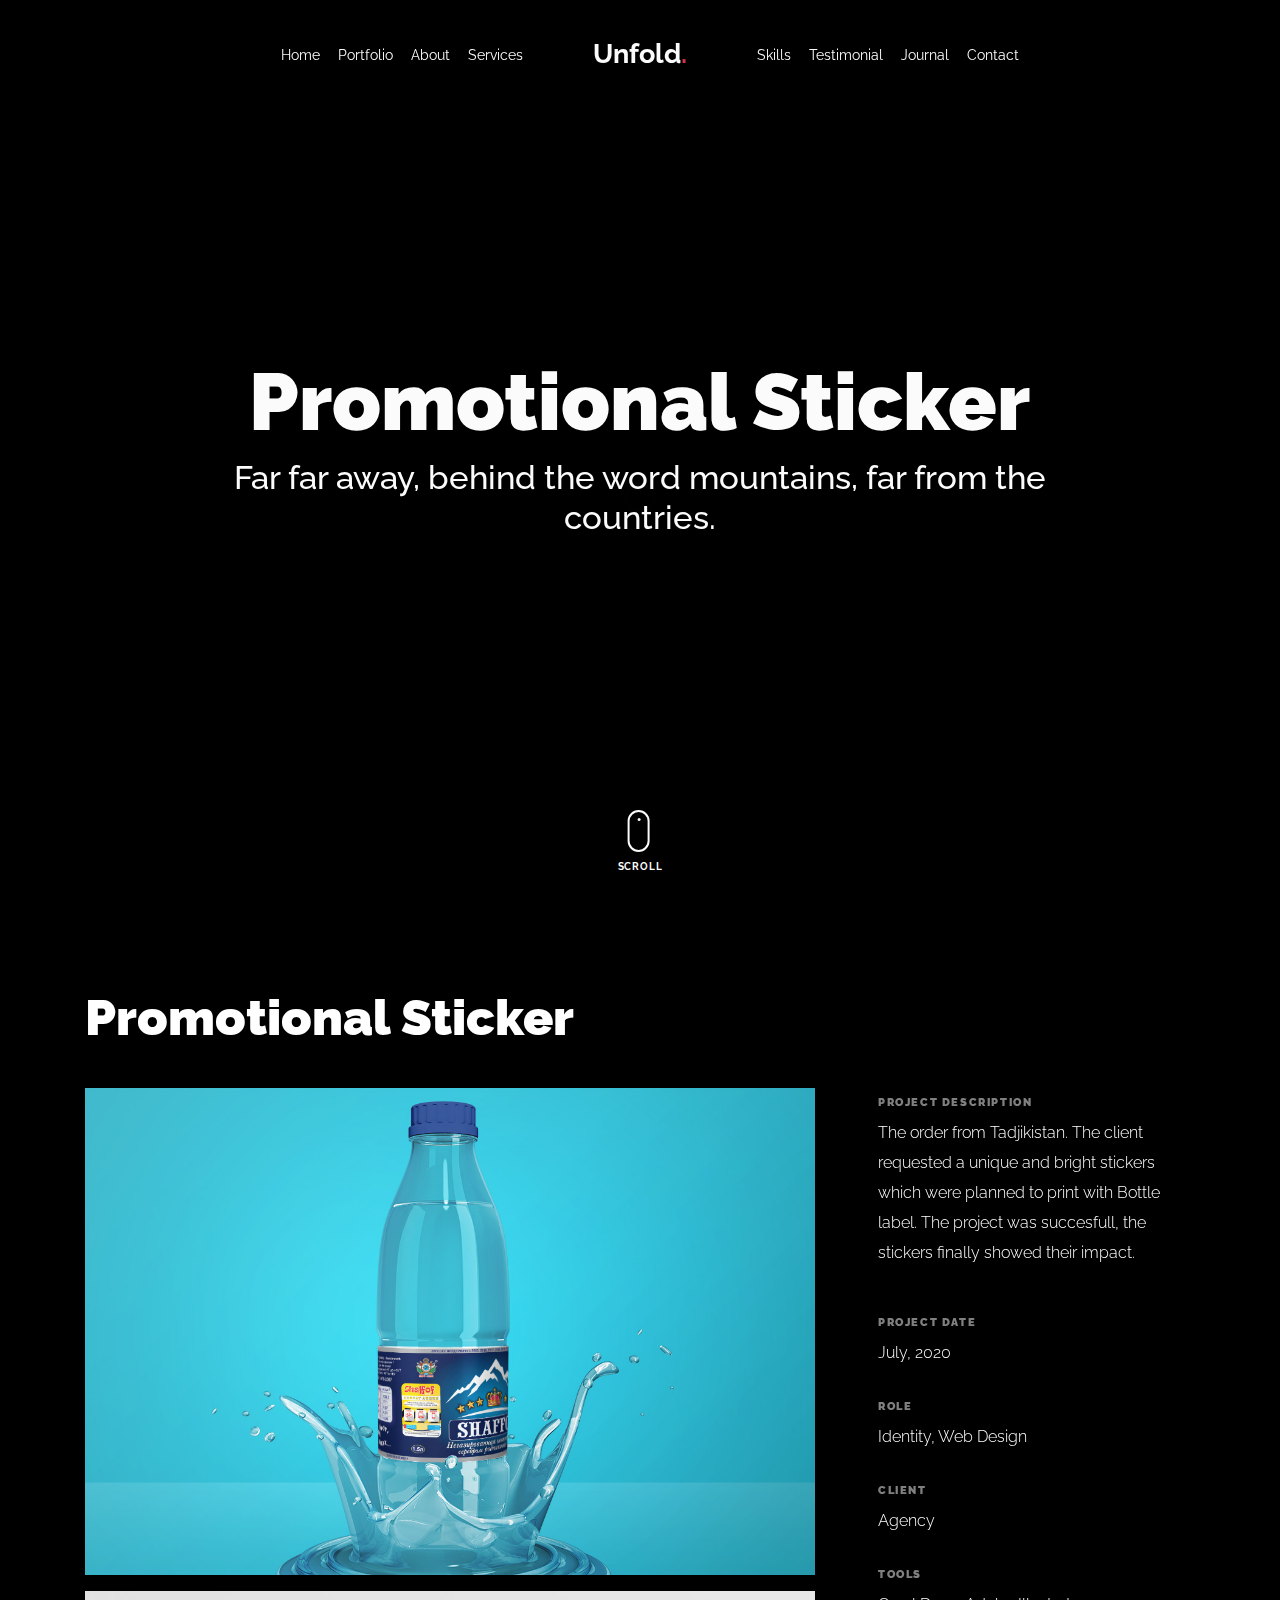
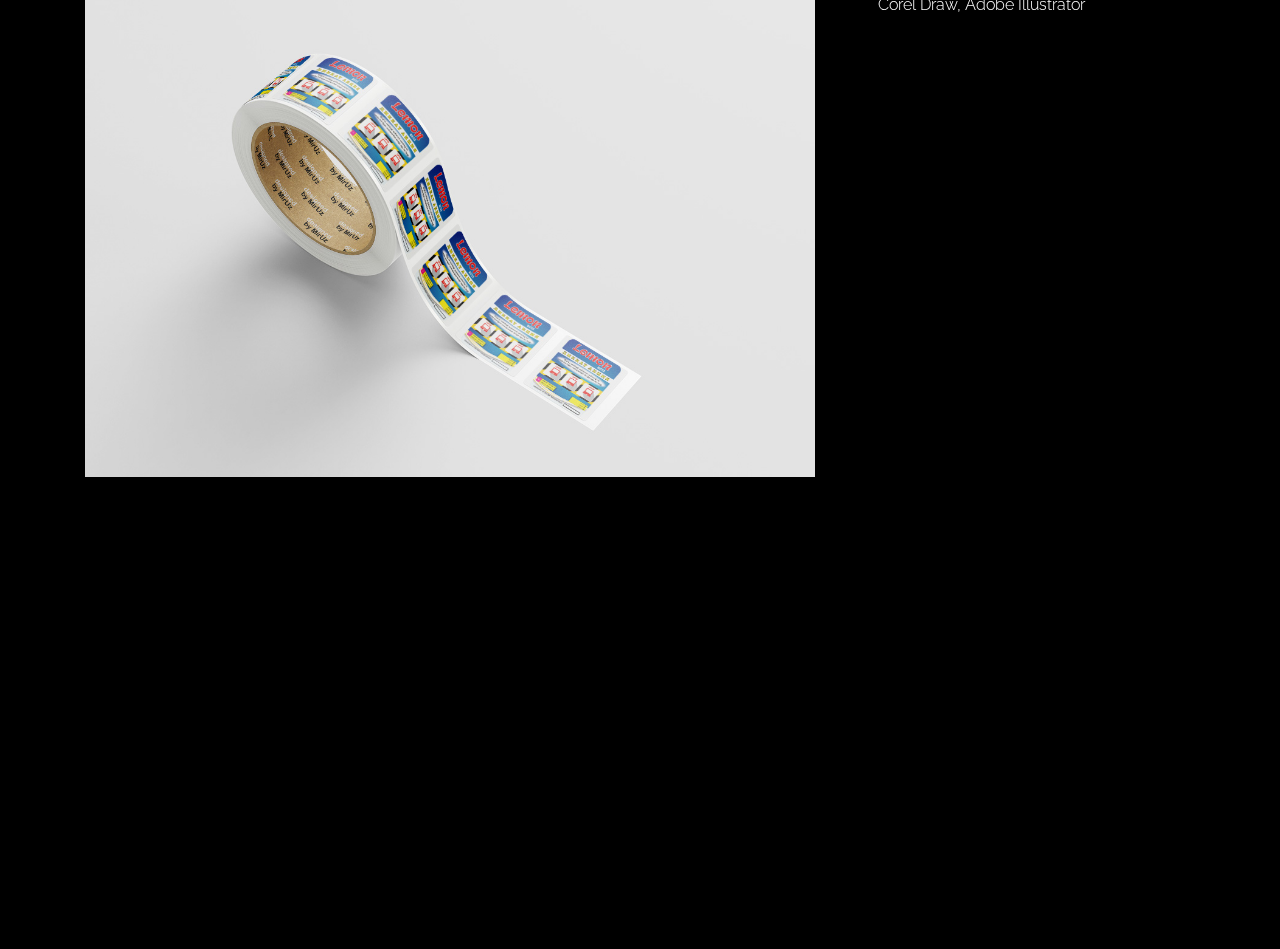
<file: portfolio-lemonad.html>
<!doctype html>
<html lang="en">

<head>
  <title>Sticker &mdash; Sparkling water producer</title>
  <meta charset="utf-8">
  <meta name="viewport" content="width=device-width, initial-scale=1, shrink-to-fit=no">
  
  <meta name="description" content="">
  <meta name="keywords" content="html, css, javascript, jquery">
  <meta name="author" content="">

  <link rel="stylesheet" href="css/vendor/icomoon/style.css">
  <link rel="stylesheet" href="css/vendor/owl.carousel.min.css">
  <link rel="stylesheet" href="css/vendor/aos.css">
  <link rel="stylesheet" href="css/vendor/animate.min.css">
  <link rel="stylesheet" href="css/vendor/bootstrap.min.css">
  <link rel="stylesheet" href="css/vendor/jquery.fancybox.min.css">

  <!-- Theme Style -->
  <link rel="stylesheet" href="css/style.css">

</head>

<body data-spy="scroll" data-target=".site-nav-target" data-offset="200">

  <nav class="unslate_co--site-mobile-menu">
    <div class="close-wrap d-flex">
      <a href="#" class="d-flex ml-auto js-menu-toggle">
        <span class="close-label">Close</span>
        <div class="close-times">
          <span class="bar1"></span>
          <span class="bar2"></span>
        </div>
      </a>
    </div>
    <div class="site-mobile-inner"></div>
  </nav>

  <div class="unslate_co--site-wrap">

    <div class="unslate_co--site-inner">

      <nav class="unslate_co--site-nav site-nav-target">

        <div class="container">

          <div class="row align-items-center justify-content-between text-left">
            <div class="col-md-5 text-right">
              <ul class="site-nav-ul js-clone-nav text-left d-none d-lg-inline-block">
                <li><a href="index.html#home-section" class="nav-link">Home</a></li>
                <li><a href="index.html#portfolio-section" class="nav-link">Portfolio</a></li>
                <li><a href="index.html#about-section" class="nav-link">About</a></li>
                <li><a href="index.html#services-section" class="nav-link">Services</a></li>
              </ul>
            </div>
            <div class="site-logo pos-absolute">
              <a href="index.html" class="unslate_co--site-logo">Unfold<span>.</span></a>
            </div>
            <div class="col-md-5 text-right text-lg-left">
              <ul class="site-nav-ul js-clone-nav text-left d-none d-lg-inline-block">
                <li><a href="index.html#skills-section" class="nav-link">Skills</a></li>
                <li><a href="index.html#testimonial-section" class="nav-link">Testimonial</a></li>
                <li><a href="index.html#journal-section" class="nav-link">Journal</a></li>
                <li><a href="index.html#contact-section" class="nav-link">Contact</a></li>
              </ul>

              <ul class="site-nav-ul-none-onepage text-right d-inline-block d-lg-none">
                <li><a href="#" class="js-menu-toggle">Menu</a></li>
              </ul>

            </div>
          </div>
        </div>

      </nav>
      <!-- END nav -->

      <div class="cover-v1 gradient-bottom-black jarallax">
        <div class="container">
          <div class="row align-items-center">

            <div class="col-md-10 mx-auto text-center">
              <h1 class="heading" data-aos="fade-up">Promotional Sticker</h1>
              <h2 class="subheading" data-aos="fade-up" data-aos-delay="100">Far far away, behind the word mountains, far from the countries.</h2>
            </div>

          </div>
        </div>

        <!-- dov -->
        <a href="#portfolio-single-section" class="mouse-wrap smoothscroll">
          <span class="mouse">
            <span class="scroll"></span>
          </span>
          <span class="mouse-label">Scroll</span>
        </a>

      </div>
      <!-- END .cover-v1 -->

      <div class="container">
        <div class="portfolio-single-wrap unslate_co--section" id="portfolio-single-section">
          <div class="portfolio-single-inner">

            <h2 class="heading-portfolio-single-h2">Promotional Sticker</h2>

            <div class="row justify-content-between align-items-stretch">

              <div class="col-lg-8">
                <p><a href="assets/lemonad-full.jpg" data-fancybox="gal"><img src="assets/lemonad-full.jpg" alt="Image" class="img-fluid"></a></p>
                <p><a href="assets/lemonad-full-2.jpg" data-fancybox="gal"><img src="assets/lemonad-full-2.jpg" alt="Image" class="img-fluid"></a></p>
              </div>
              <div class="col-lg-4 pl-lg-5">
                <div class="unslate_co--sticky">
                  <div class="row">
                    <div class="col-md-12 mb-4">
                      <div class="detail-v1">
                        <span class="detail-label">Project Description</span>
                        <p>The order from Tadjikistan. The client requested a unique and bright stickers which were planned to print with Bottle label. The project was succesfull, the stickers finally showed their impact.</p>
                      </div>
                    </div>

                    <div class="col-md-12 mb-4">
                      <div class="detail-v1">
                        <span class="detail-label">Project Date</span>
                        <span class="detail-val">July, 2020</span>
                      </div>
                    </div>
                    <div class="col-md-12 mb-4">
                      <div class="detail-v1">
                        <span class="detail-label">Role</span>
                        <span class="detail-val"><a href="#">Identity</a>, <a href="#">Web Design</a></span>
                      </div>
                    </div>
                    <div class="col-md-12 mb-4">
                      <div class="detail-v1">
                        <span class="detail-label">Client</span>
                        <span class="detail-val">Agency</span>
                      </div>
                    </div>
                    <div class="col-md-12 mb-4">
                      <div class="detail-v1">
                        <span class="detail-label">Tools</span>
                        <span class="detail-val"><a href="#">Corel Draw, Adobe Illustrator</a></span>
                      </div>
                    </div>
                  </div>
                </div> 
              </div>

            </div>

          </div>
        </div>
      </div>
    </div> 

    <footer class="unslate_co--footer unslate_co--section">
      <div class="container">
        <div class="row justify-content-center">
          <div class="col-md-7">

            <div class="footer-site-logo"><a href="#">Unfold<span>.</span></a></div>

            <ul class="footer-site-social">
              <li><a href="#">Facebook</a></li>
              <li><a href="#">Twitter</a></li>
              <li><a href="#">Instagram</a></li>
              <li><a href="#">Dribbble</a></li>
              <li><a href="#">Behance</a></li>
            </ul>


          </div>
        </div>
      </div>
    </footer>

  </div>

  <!-- Loader -->
  <div id="unslate_co--overlayer"></div>
  <div class="site-loader-wrap">
    <div class="site-loader"></div>
  </div>

  <script src="js/scripts-dist.js"></script>
  <script src="js/main.js"></script>

  
</body>

</html>
</file>
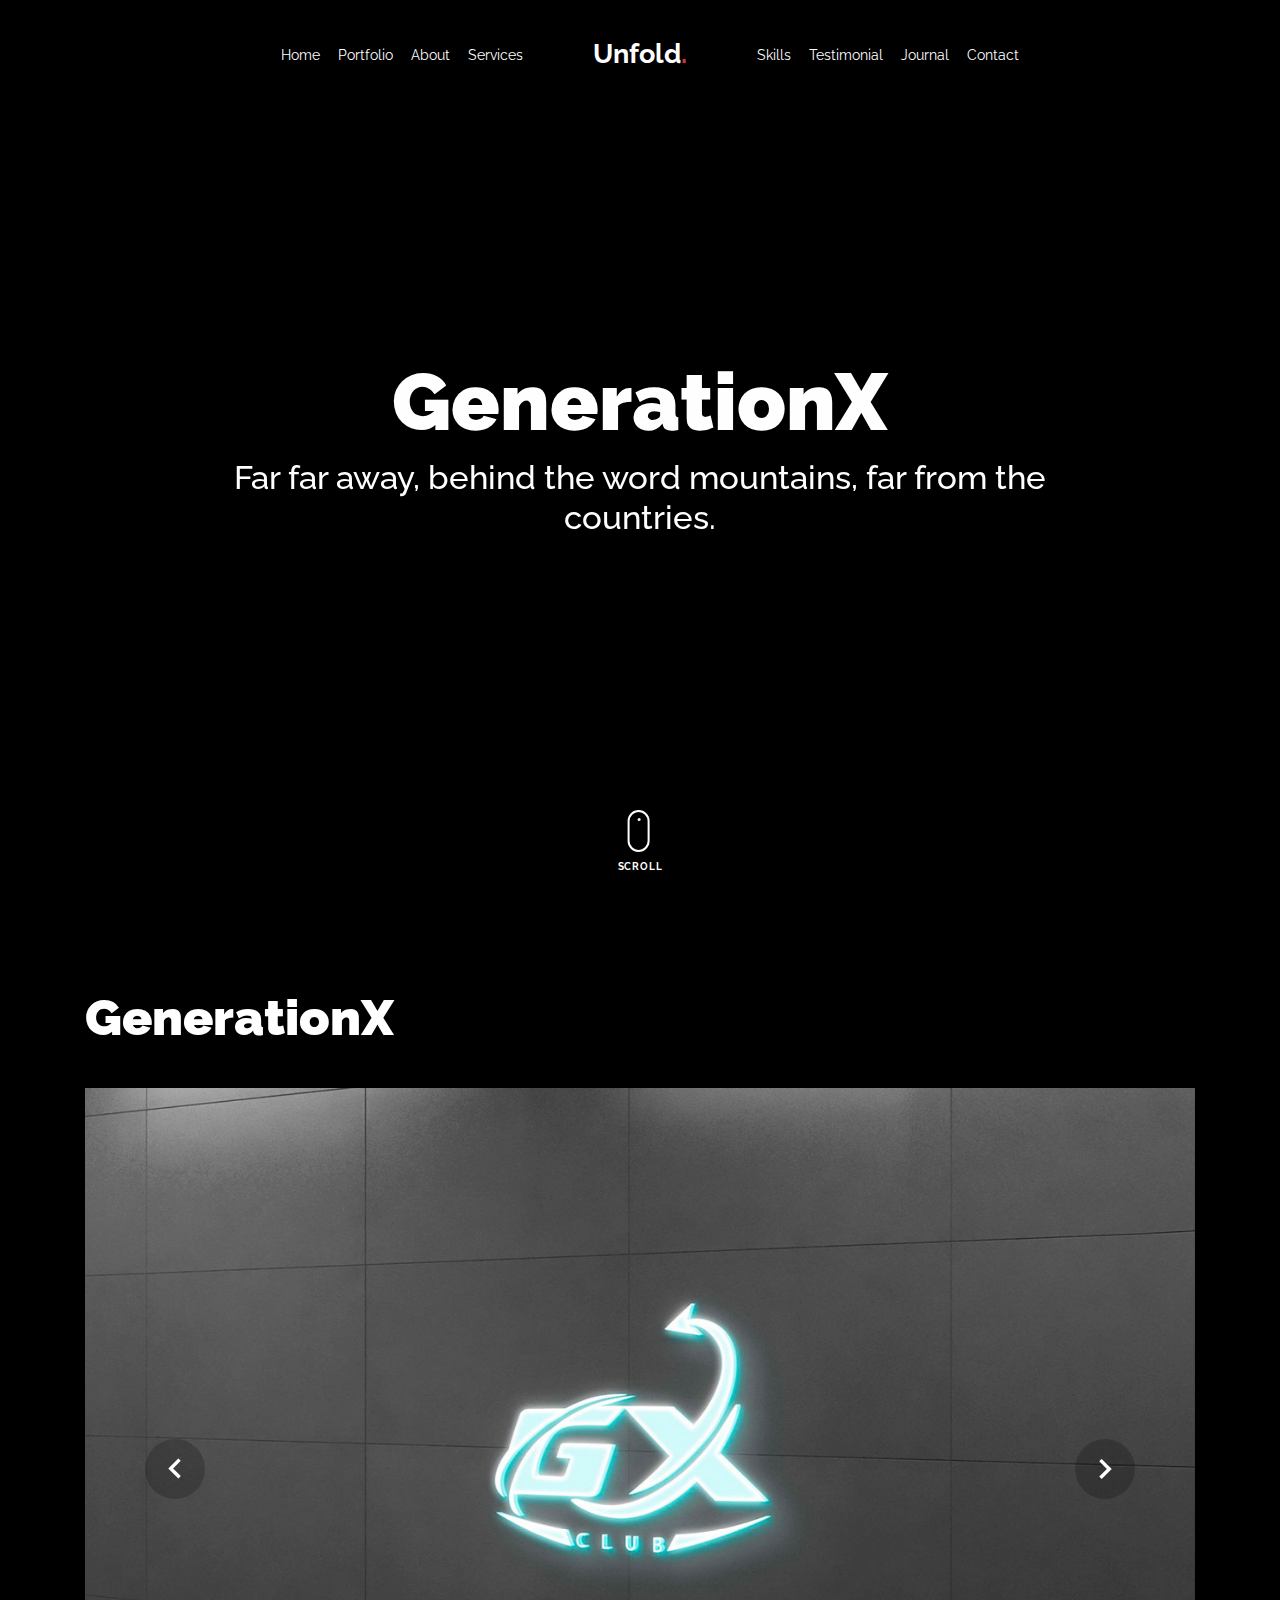
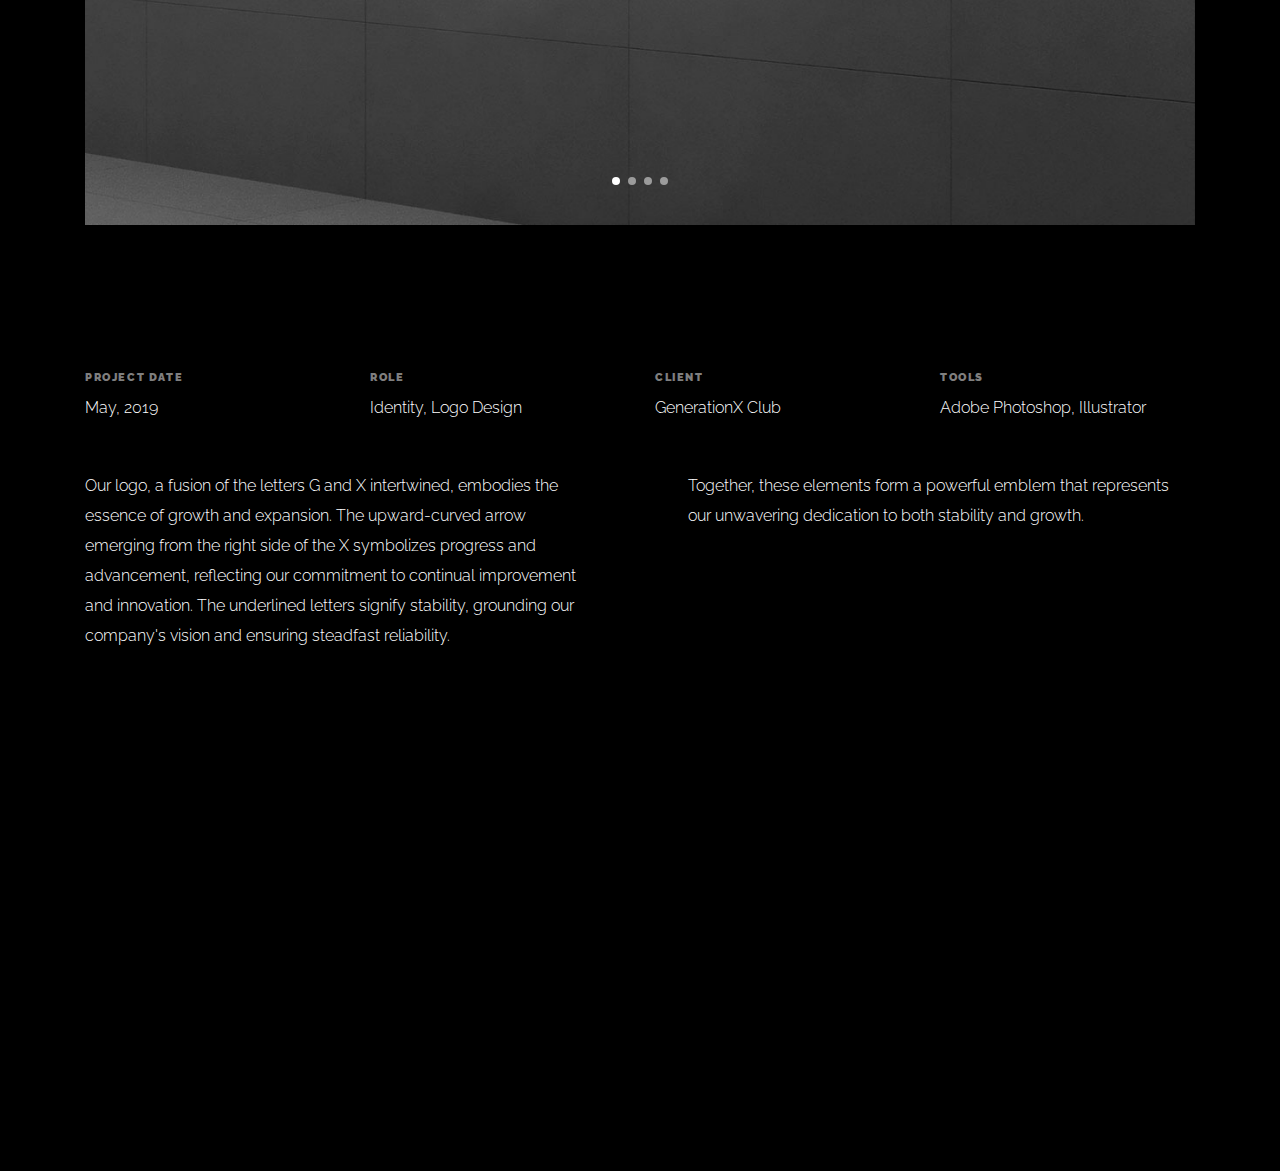
<file: portfolio-single-gx-logo.html>
<!doctype html>
<html lang="en">

<head>
  <title>Logo &mdash; GenerationX Club</title>
  <meta charset="utf-8">
  <meta name="viewport" content="width=device-width, initial-scale=1, shrink-to-fit=no">
  
  <meta name="description" content=" ">
  <meta name="keywords" content="html, css, javascript, jquery">
  <meta name="author" content="">

  <link rel="stylesheet" href="css/vendor/icomoon/style.css">
  <link rel="stylesheet" href="css/vendor/owl.carousel.min.css">
  <link rel="stylesheet" href="css/vendor/aos.css">
  <link rel="stylesheet" href="css/vendor/animate.min.css">
  <link rel="stylesheet" href="css/vendor/bootstrap.min.css">
  <link rel="stylesheet" href="css/vendor/jquery.fancybox.min.css">

  <!-- Theme Style -->
  <link rel="stylesheet" href="css/style.css">

</head>

<body data-spy="scroll" data-target=".site-nav-target" data-offset="200">

  <nav class="unslate_co--site-mobile-menu">
    <div class="close-wrap d-flex">
      <a href="#" class="d-flex ml-auto js-menu-toggle">
        <span class="close-label">Close</span>
        <div class="close-times">
          <span class="bar1"></span>
          <span class="bar2"></span>
        </div>
      </a>
    </div>
    <div class="site-mobile-inner"></div>
  </nav>

  <div class="unslate_co--site-wrap">

    <div class="unslate_co--site-inner">

      <nav class="unslate_co--site-nav site-nav-target">

        <div class="container">

          <div class="row align-items-center justify-content-between text-left">
            <div class="col-md-5 text-right">
              <ul class="site-nav-ul js-clone-nav text-left d-none d-lg-inline-block">
                <li><a href="index.html#home-section" class="nav-link">Home</a></li>
                <li><a href="index.html#portfolio-section" class="nav-link">Portfolio</a></li>
                <li><a href="index.html#about-section" class="nav-link">About</a></li>
                <li><a href="index.html#services-section" class="nav-link">Services</a></li>
              </ul>
            </div>
            <div class="site-logo pos-absolute">
              <a href="index.html" class="unslate_co--site-logo">Unfold<span>.</span></a>
            </div>
            <div class="col-md-5 text-right text-lg-left">
              <ul class="site-nav-ul js-clone-nav text-left d-none d-lg-inline-block">
                <li><a href="index.html#skills-section" class="nav-link">Skills</a></li>
                <li><a href="index.html#testimonial-section" class="nav-link">Testimonial</a></li>
                <li><a href="index.html#journal-section" class="nav-link">Journal</a></li>
                <li><a href="index.html#contact-section" class="nav-link">Contact</a></li>
              </ul>

              <ul class="site-nav-ul-none-onepage text-right d-inline-block d-lg-none">
                <li><a href="#" class="js-menu-toggle">Menu</a></li>
              </ul>

            </div>
          </div>
        </div>

      </nav>
      <!-- END nav -->

      <div class="cover-v1 gradient-bottom-black jarallax">
        <div class="container">
          <div class="row align-items-center">

            <div class="col-md-10 mx-auto text-center">
              <h1 class="heading" data-aos="fade-up">GenerationX</h1>
              <h2 class="subheading" data-aos="fade-up" data-aos-delay="100">Far far away, behind the word mountains, far from the countries.</h2>
            </div>

          </div>
        </div>

        <!-- dov -->
        <a href="#portfolio-single-section" class="mouse-wrap smoothscroll">
          <span class="mouse">
            <span class="scroll"></span>
          </span>
          <span class="mouse-label">Scroll</span>
        </a>

      </div>
      <!-- END .cover-v1 -->

      <div class="container">
        <div class="portfolio-single-wrap unslate_co--section" id="portfolio-single-section">

          <div class="portfolio-single-inner">
            <h2 class="heading-portfolio-single-h2">GenerationX</h2>

            <div class="row justify-content-between mb-5">
              <div class="col-12 mb-4">
                <div class="owl-carousel single-slider">
                  <figure class="mb-4">
                    <img src="assets/logo-gx-full.jpg" alt="Image" class="img-fluid">
                  </figure>
                  <figure class="mb-4">
                    <img src="assets/logo-gx-full-2.jpg" alt="Image" class="img-fluid">
                  </figure>
                  <figure class="mb-4">
                    <img src="assets/logo-gx-full-3.jpg" alt="Image" class="img-fluid">
                  </figure>
                  <figure class="mb-4">
                    <img src="assets/logo-gx-full-4.jpg" alt="Image" class="img-fluid">
                  </figure>
                </div>
              </div>
              <div class="col-12 mb-5">
                <div class="row">
                  <div class="col-sm-6 col-md-6 col-lg-3">
                    <div class="detail-v1">
                      <span class="detail-label">Project Date</span>
                      <span class="detail-val">May, 2019</span>
                    </div>
                  </div>
                  <div class="col-sm-6 col-md-6 col-lg-3">
                    <div class="detail-v1">
                      <span class="detail-label">Role</span>
                      <span class="detail-val"><a href="#">Identity</a>, <a href="#">Logo Design</a></span>
                    </div>
                  </div>
                  <div class="col-sm-6 col-md-6 col-lg-3">
                    <div class="detail-v1">
                      <span class="detail-label">Client</span>
                      <span class="detail-val">GenerationX Club</span>
                    </div>
                  </div>
                  <div class="col-sm-6 col-md-6 col-lg-3">
                    <div class="detail-v1">
                      <span class="detail-label">Tools</span>
                      <span class="detail-val"><a href="#">Adobe Photoshop, Illustrator</a></span>
                    </div>
                  </div>
                </div>
              </div>
              <div class="col-md-6 pr-md-5">
                <p>Our logo, a fusion of the letters G and X intertwined, embodies the essence of growth and expansion. The upward-curved arrow emerging from the right side of the X symbolizes progress and advancement, reflecting our commitment to continual improvement and innovation. The underlined letters signify stability, grounding our company's vision and ensuring steadfast reliability.</p>
              </div>
              <div class="col-md-6 pl-md-5">
                <p> Together, these elements form a powerful emblem that represents our unwavering dedication to both stability and growth.</p>
              </div>
            </div>

          </div>
        </div>
      </div>
    </div>

    <footer class="unslate_co--footer unslate_co--section">
      <div class="container">
        <div class="row justify-content-center">
          <div class="col-md-7">

            <div class="footer-site-logo"><a href="#">Unfold<span>.</span></a></div>

            <ul class="footer-site-social">
              <li><a href="#">Facebook</a></li>
              <li><a href="#">Twitter</a></li>
              <li><a href="#">Instagram</a></li>
              <li><a href="#">Dribbble</a></li>
              <li><a href="#">Behance</a></li>
            </ul>


          </div>
        </div>
      </div>
    </footer>

  </div>

  <!-- Loader -->
  <div id="unslate_co--overlayer"></div>
  <div class="site-loader-wrap">
    <div class="site-loader"></div>
  </div>

  <script src="js/scripts-dist.js"></script>
  <script src="js/main.js"></script>


</body>

</html>
</file>
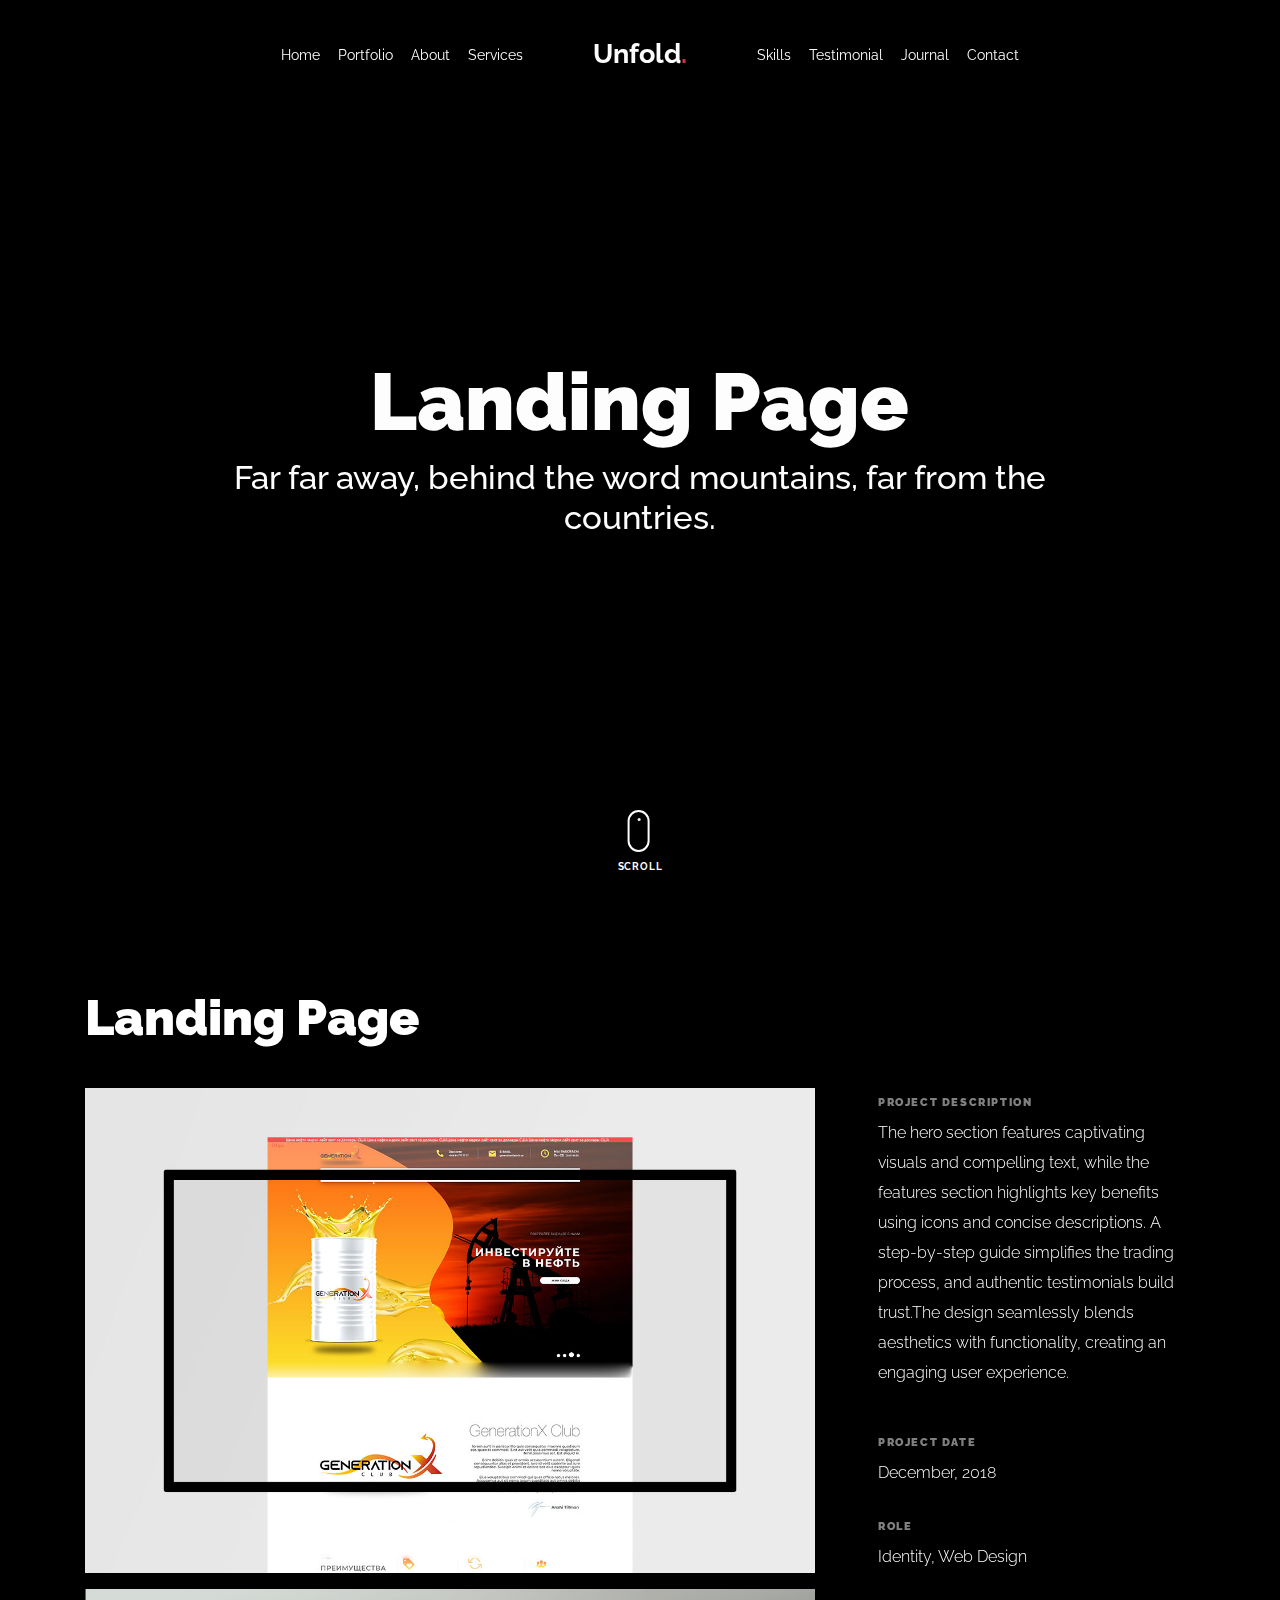
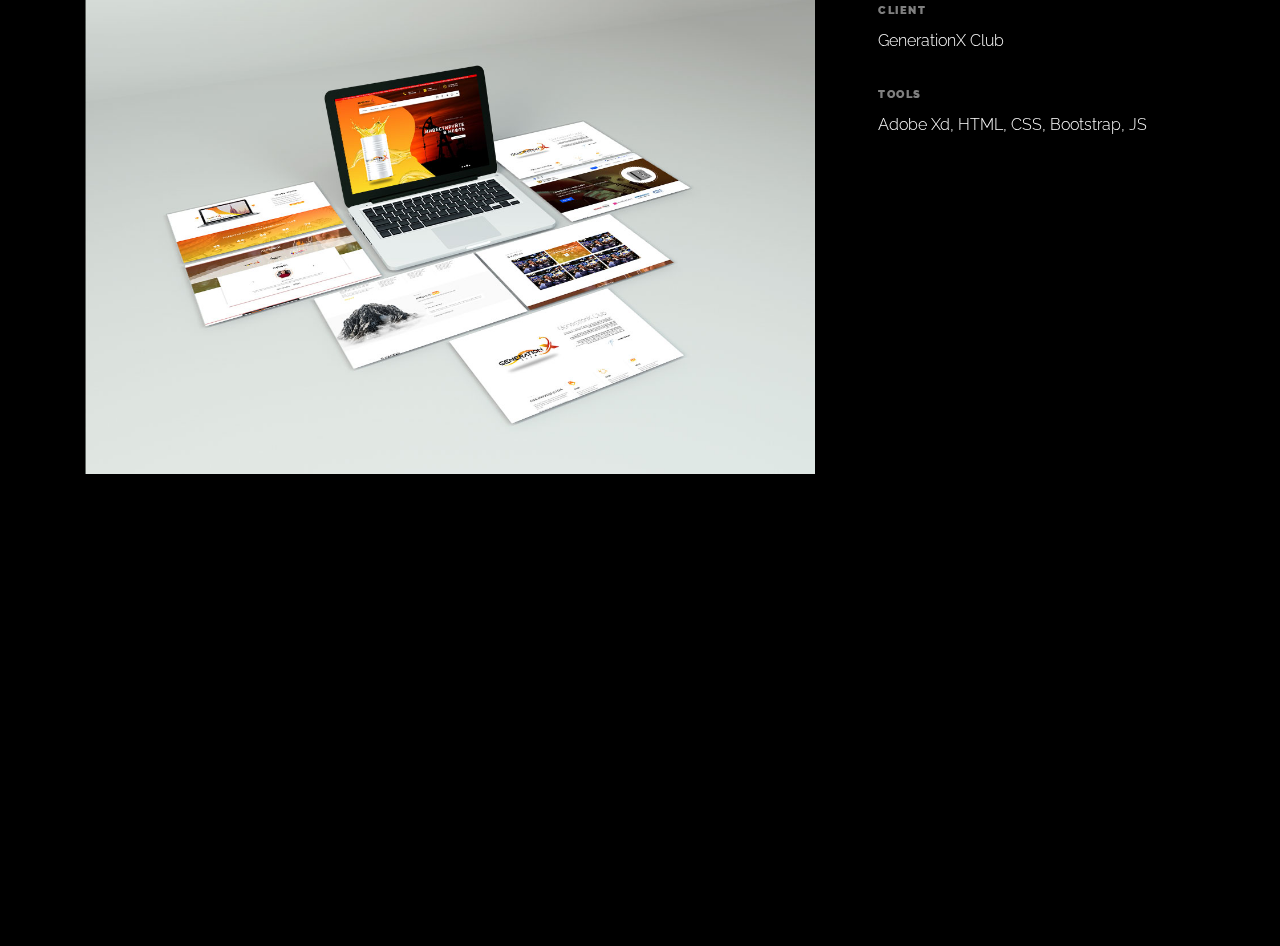
<file: portfolio-web-gx.html>
<!doctype html>
<html lang="en">

<head>
  <title>Landing page &mdash; GenerationX Club</title>
  <meta charset="utf-8">
  <meta name="viewport" content="width=device-width, initial-scale=1, shrink-to-fit=no">
  
  <meta name="description" content="">
  <meta name="keywords" content="html, css, javascript, jquery">
  <meta name="author" content="">

  <link rel="stylesheet" href="css/vendor/icomoon/style.css">
  <link rel="stylesheet" href="css/vendor/owl.carousel.min.css">
  <link rel="stylesheet" href="css/vendor/aos.css">
  <link rel="stylesheet" href="css/vendor/animate.min.css">
  <link rel="stylesheet" href="css/vendor/bootstrap.min.css">
  <link rel="stylesheet" href="css/vendor/jquery.fancybox.min.css">

  <!-- Theme Style -->
  <link rel="stylesheet" href="css/style.css">

</head>

<body data-spy="scroll" data-target=".site-nav-target" data-offset="200">

  <nav class="unslate_co--site-mobile-menu">
    <div class="close-wrap d-flex">
      <a href="#" class="d-flex ml-auto js-menu-toggle">
        <span class="close-label">Close</span>
        <div class="close-times">
          <span class="bar1"></span>
          <span class="bar2"></span>
        </div>
      </a>
    </div>
    <div class="site-mobile-inner"></div>
  </nav>

  <div class="unslate_co--site-wrap">

    <div class="unslate_co--site-inner">

      <nav class="unslate_co--site-nav site-nav-target">

        <div class="container">

          <div class="row align-items-center justify-content-between text-left">
            <div class="col-md-5 text-right">
              <ul class="site-nav-ul js-clone-nav text-left d-none d-lg-inline-block">
                <li><a href="index.html#home-section" class="nav-link">Home</a></li>
                <li><a href="index.html#portfolio-section" class="nav-link">Portfolio</a></li>
                <li><a href="index.html#about-section" class="nav-link">About</a></li>
                <li><a href="index.html#services-section" class="nav-link">Services</a></li>
              </ul>
            </div>
            <div class="site-logo pos-absolute">
              <a href="index.html" class="unslate_co--site-logo">Unfold<span>.</span></a>
            </div>
            <div class="col-md-5 text-right text-lg-left">
              <ul class="site-nav-ul js-clone-nav text-left d-none d-lg-inline-block">
                <li><a href="index.html#skills-section" class="nav-link">Skills</a></li>
                <li><a href="index.html#testimonial-section" class="nav-link">Testimonial</a></li>
                <li><a href="index.html#journal-section" class="nav-link">Journal</a></li>
                <li><a href="index.html#contact-section" class="nav-link">Contact</a></li>
              </ul>

              <ul class="site-nav-ul-none-onepage text-right d-inline-block d-lg-none">
                <li><a href="#" class="js-menu-toggle">Menu</a></li>
              </ul>

            </div>
          </div>
        </div>

      </nav>
      <!-- END nav -->

      <div class="cover-v1 gradient-bottom-black jarallax">
        <div class="container">
          <div class="row align-items-center">

            <div class="col-md-10 mx-auto text-center">
              <h1 class="heading" data-aos="fade-up">Landing Page</h1>
              <h2 class="subheading" data-aos="fade-up" data-aos-delay="100">Far far away, behind the word mountains, far from the countries.</h2>
            </div>

          </div>
        </div>

        <!-- dov -->
        <a href="#portfolio-single-section" class="mouse-wrap smoothscroll">
          <span class="mouse">
            <span class="scroll"></span>
          </span>
          <span class="mouse-label">Scroll</span>
        </a>

      </div>
      <!-- END .cover-v1 -->

      <div class="container">
        <div class="portfolio-single-wrap unslate_co--section" id="portfolio-single-section">
          <div class="portfolio-single-inner">

            <h2 class="heading-portfolio-single-h2">Landing Page</h2>

            <div class="row justify-content-between align-items-stretch">

              <div class="col-lg-8">
                <p><a href="assets/web-gx-full.jpg" data-fancybox="gal"><img src="assets/web-gx-full.jpg" alt="Image" class="img-fluid"></a></p>
                <p><a href="assets/web-gx-full-2.jpg" data-fancybox="gal"><img src="assets/web-gx-full-2.jpg" alt="Image" class="img-fluid"></a></p>
                
              </div>
              <div class="col-lg-4 pl-lg-5">
                <div class="unslate_co--sticky">
                  <div class="row">
                    <div class="col-md-12 mb-4">
                      <div class="detail-v1">
                        <span class="detail-label">Project Description</span>
                        <p>The hero section features captivating visuals and compelling text, while the features section highlights key benefits using icons and concise descriptions. A step-by-step guide simplifies the trading process, and authentic testimonials build trust.The design seamlessly blends aesthetics with functionality, creating an engaging user experience.</p>
                      </div>
                    </div>

                    <div class="col-md-12 mb-4">
                      <div class="detail-v1">
                        <span class="detail-label">Project Date</span>
                        <span class="detail-val">December, 2018</span>
                      </div>
                    </div>
                    <div class="col-md-12 mb-4">
                      <div class="detail-v1">
                        <span class="detail-label">Role</span>
                        <span class="detail-val"><a href="#">Identity</a>, <a href="#">Web Design</a></span>
                      </div>
                    </div>
                    <div class="col-md-12 mb-4">
                      <div class="detail-v1">
                        <span class="detail-label">Client</span>
                        <span class="detail-val">GenerationX Club</span>
                      </div>
                    </div>
                    <div class="col-md-12 mb-4">
                      <div class="detail-v1">
                        <span class="detail-label">Tools</span>
                        <span class="detail-val"><a href="#">Adobe Xd, HTML, CSS, Bootstrap, JS</a></span>
                      </div>
                    </div>
                  </div>
                </div> 
              </div>

            </div>

          </div>
        </div>
      </div>
    </div> 

    <footer class="unslate_co--footer unslate_co--section">
      <div class="container">
        <div class="row justify-content-center">
          <div class="col-md-7">

            <div class="footer-site-logo"><a href="#">Unfold<span>.</span></a></div>

            <ul class="footer-site-social">
              <li><a href="#">Facebook</a></li>
              <li><a href="#">Twitter</a></li>
              <li><a href="#">Instagram</a></li>
              <li><a href="#">Dribbble</a></li>
              <li><a href="#">Behance</a></li>
            </ul>

                

          </div>
        </div>
      </div>
    </footer>

  </div>

  <!-- Loader -->
  <div id="unslate_co--overlayer"></div>
  <div class="site-loader-wrap">
    <div class="site-loader"></div>
  </div>

  <script src="js/scripts-dist.js"></script>
  <script src="js/main.js"></script>

  
</body>

</html>
</file>
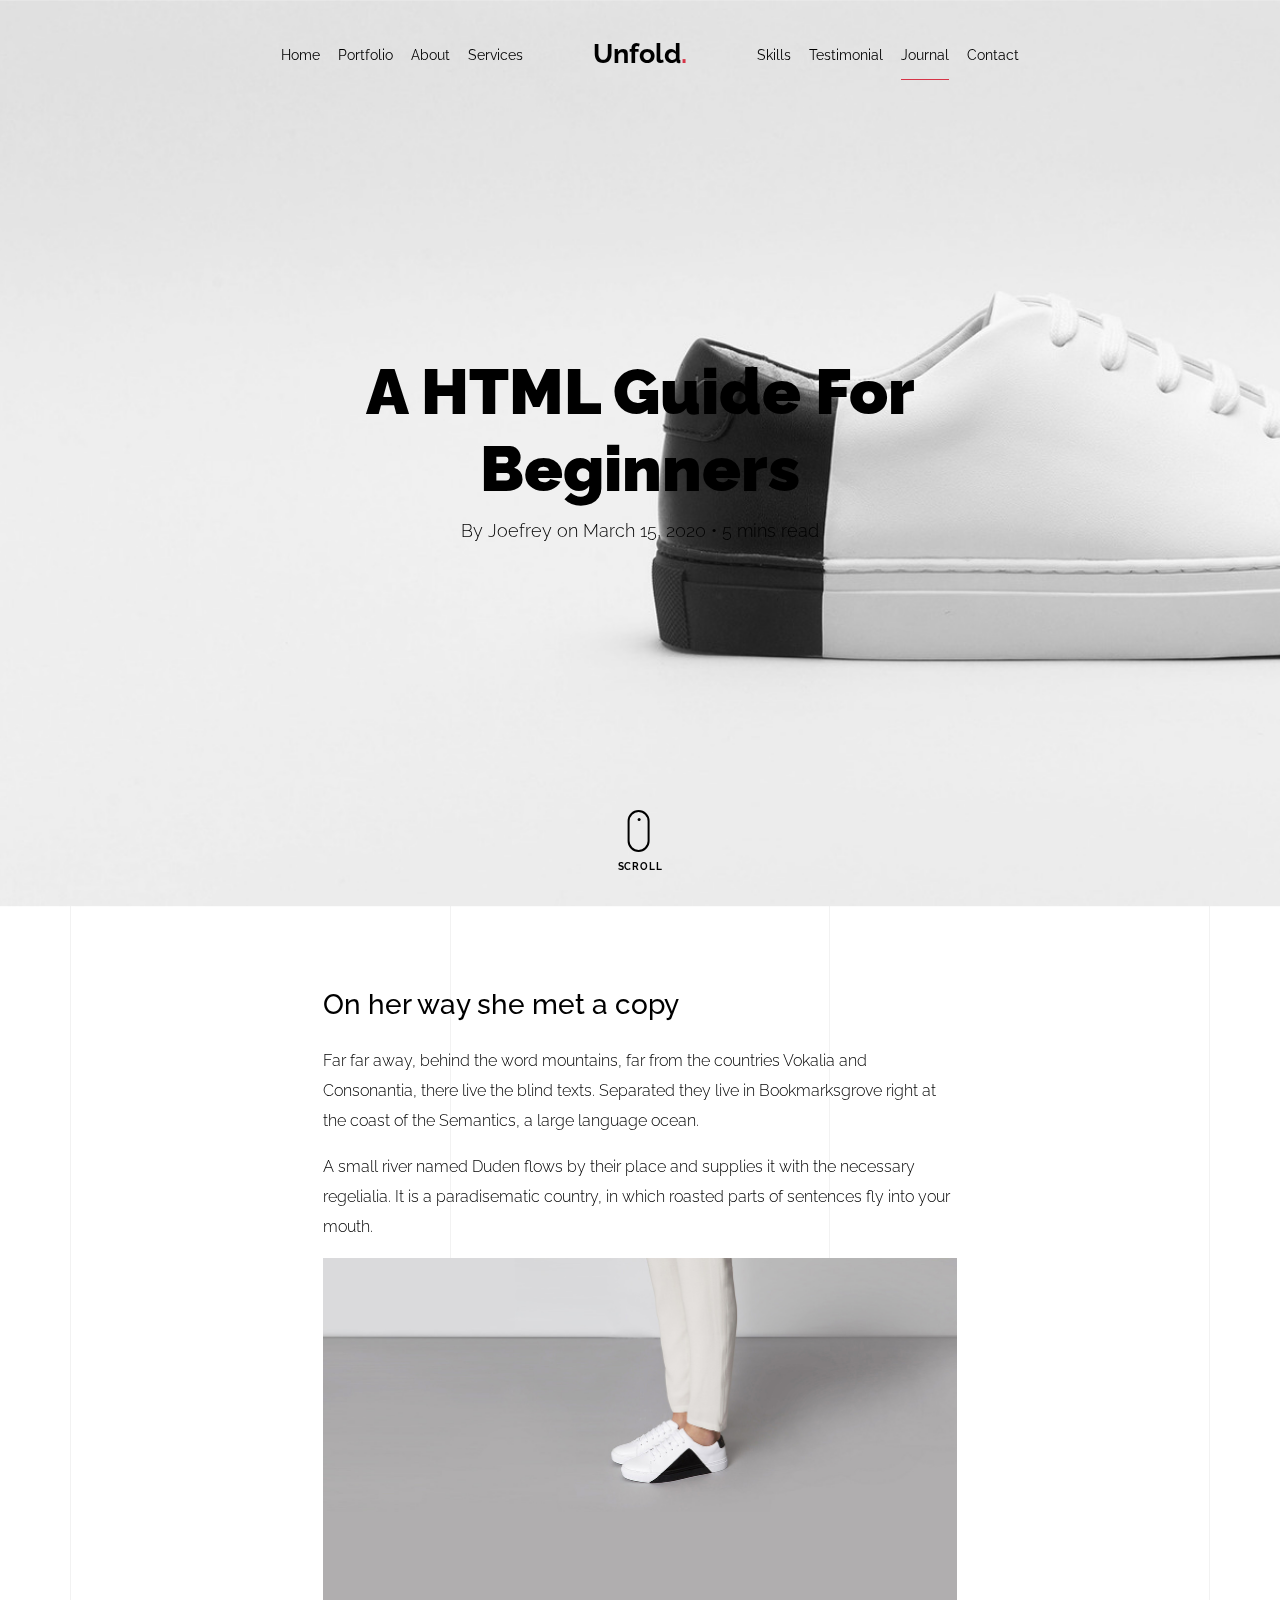
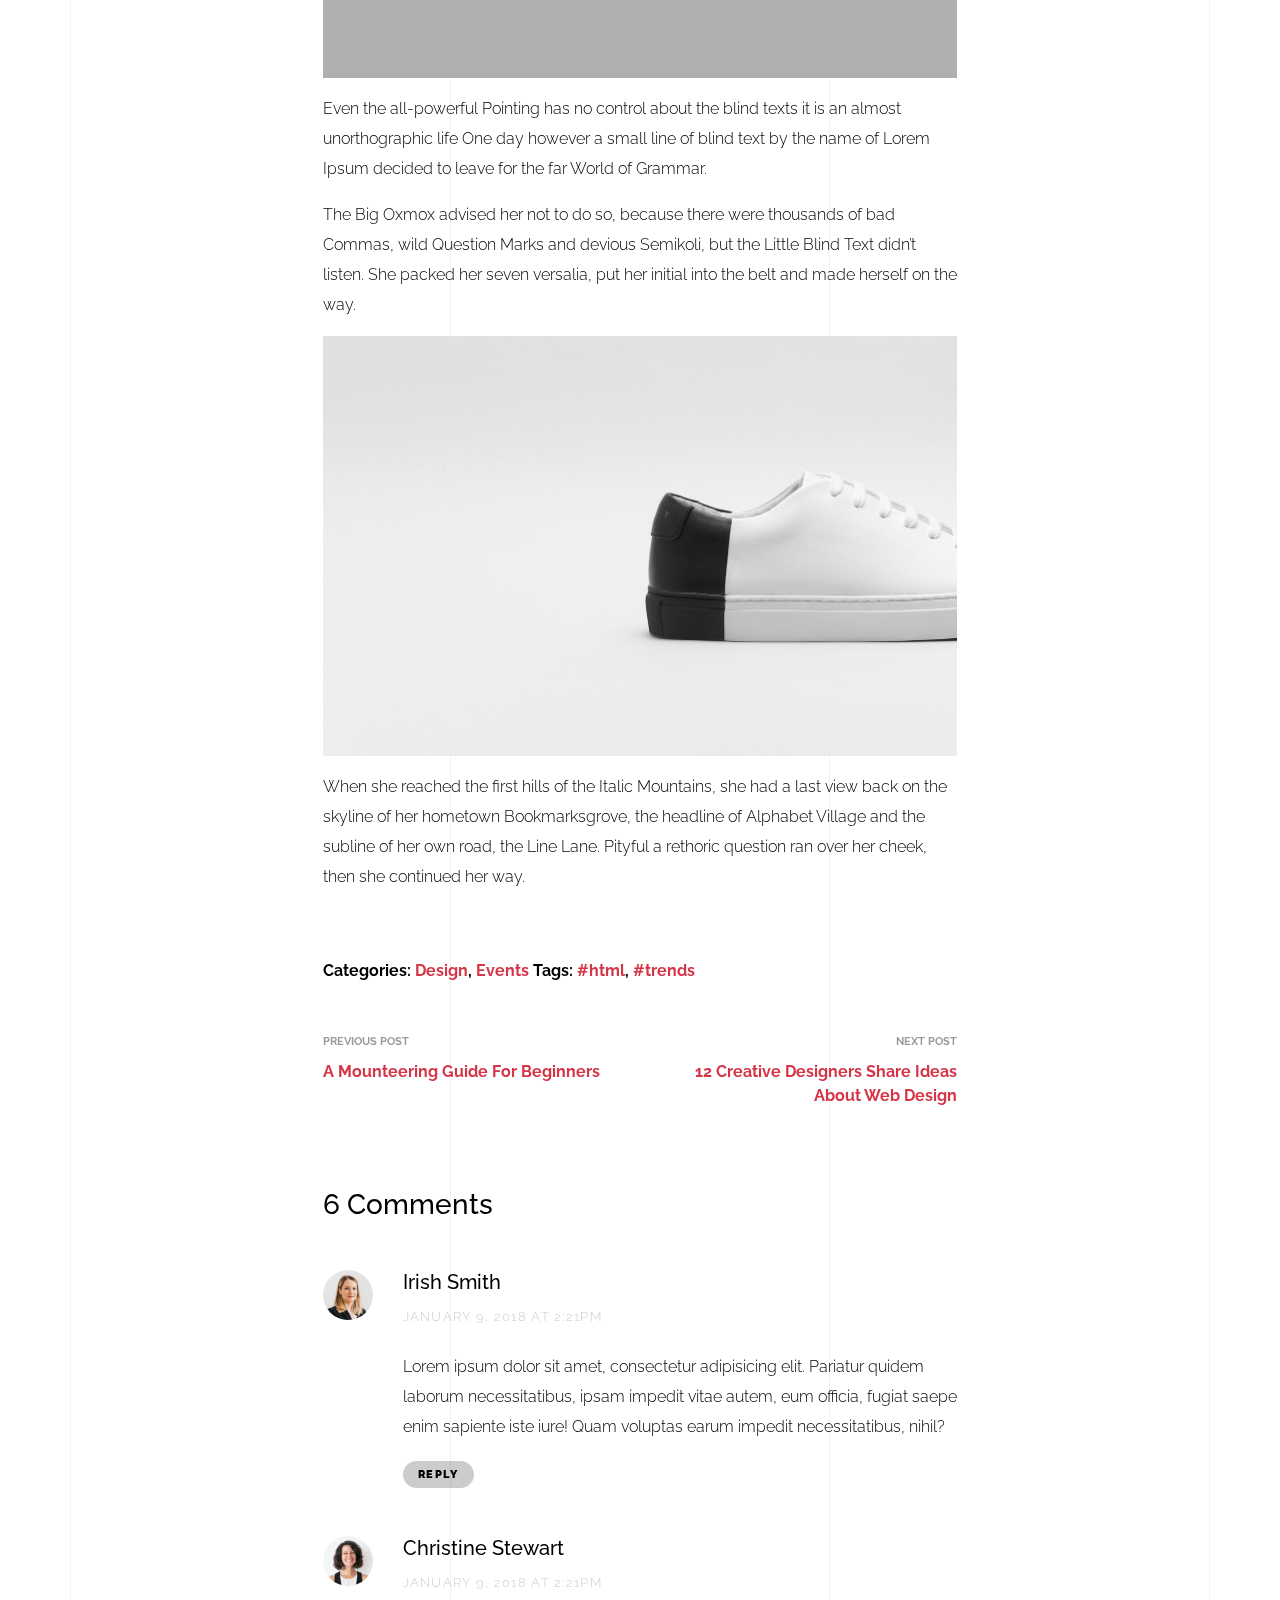
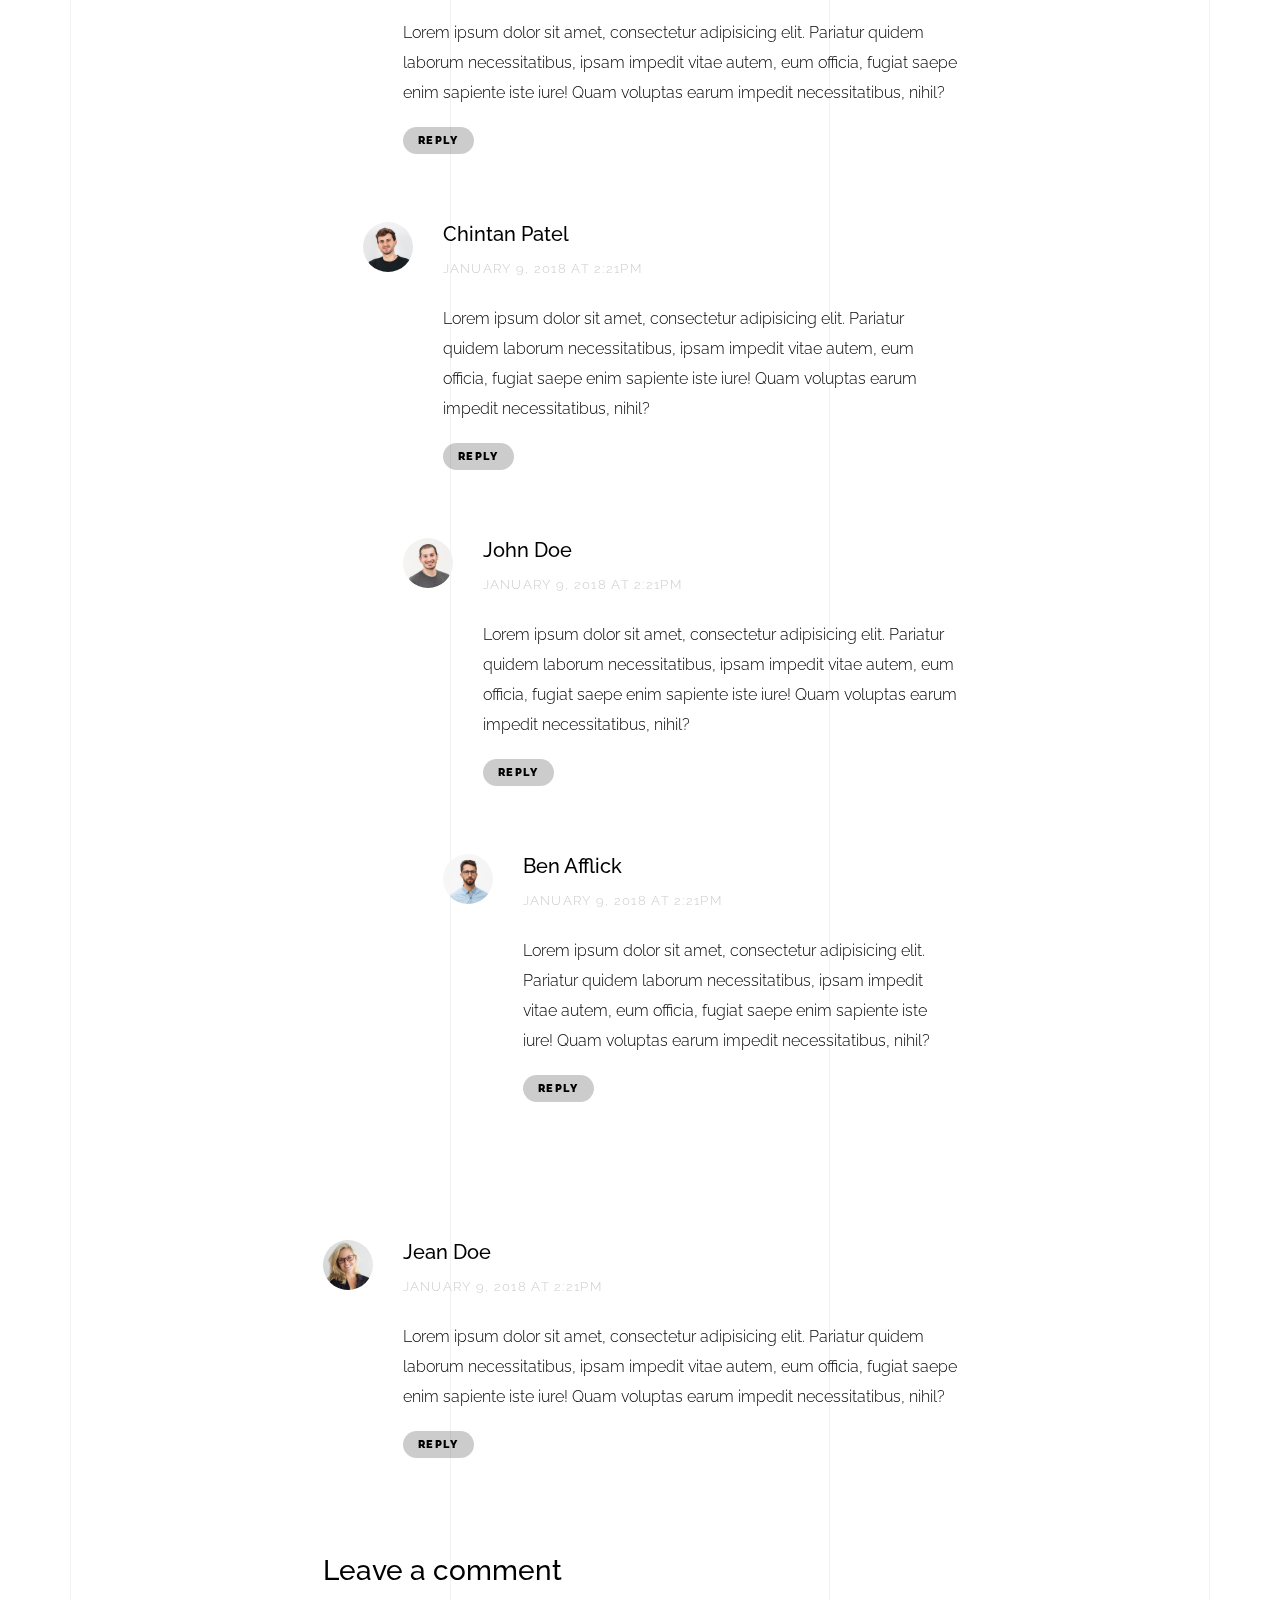
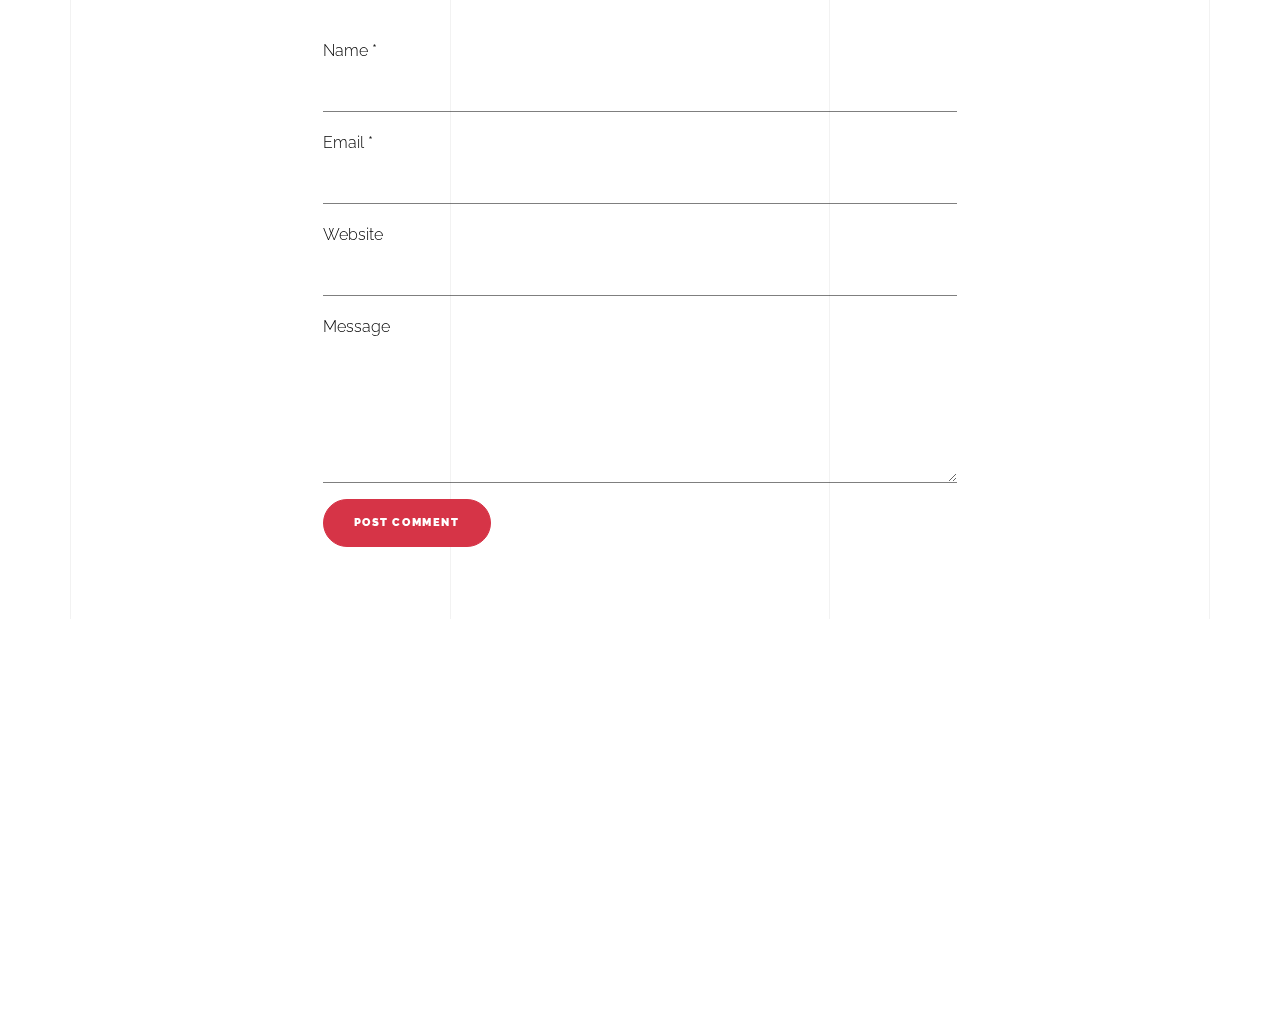
<file: light/blog-single.html>
<!doctype html>
<html lang="en">
  <head>
    <title>Unfold &mdash; A onepage portfolio HTML template by Unslate.co</title>
    <meta charset="utf-8">
    <meta name="viewport" content="width=device-width, initial-scale=1, shrink-to-fit=no">

    <meta name="description" content="A onepage portfolio HTML template by Unslate.co">
    <meta name="keywords" content="html, css, javascript, jquery">
    <meta name="author" content="Unslate.co">

    <link rel="stylesheet" href="css/vendor/icomoon/style.css">
    <link rel="stylesheet" href="css/vendor/owl.carousel.min.css">
    <link rel="stylesheet" href="css/vendor/aos.css">
    <link rel="stylesheet" href="css/vendor/animate.min.css">
    <link rel="stylesheet" href="css/vendor/bootstrap.min.css">
    <link rel="stylesheet" href="css/vendor/jquery.fancybox.min.css">
    

    <!-- Theme Style -->
    <link rel="stylesheet" href="css/style.css">

  </head>
  <body data-spy="scroll" data-target=".site-nav-target" data-offset="200">

    <nav class="unslate_co--site-mobile-menu">
      <div class="close-wrap d-flex">
        <a href="#" class="d-flex ml-auto js-menu-toggle">
          <span class="close-label">Close</span>
          <div class="close-times">
            <span class="bar1"></span>
            <span class="bar2"></span>
          </div>
        </a>
      </div>
      <div class="site-mobile-inner"></div>
    </nav>


    <div class="unslate_co--site-wrap">

      <div class="unslate_co--site-inner">

        <div class="lines-wrap">
          <div class="lines-inner">
            <div class="lines"></div>
          </div>
        </div>
        <!-- END lines -->
      
      <nav class="unslate_co--site-nav dark site-nav-target">

        <div class="container">
        
          <div class="row align-items-center justify-content-between text-left">
            <div class="col-md-5 text-right">
              <ul class="site-nav-ul js-clone-nav text-left d-none d-lg-inline-block">
                <li class="has-children">
                  <a href="index.html#home-section" class="nav-link">Home</a>
                  <ul class="dropdown">
                    <li>
                      <a href="index.html">Hero Image BG</a>
                    </li>
                    <li>
                      <a href="index-video.html">Video BG</a>
                    </li>
                    <li>
                      <a href="index-hero-slider.html">Hero Slider</a>
                    </li>
                    <li>
                      <a href="index-sidebar-menu.html">Sidebar Menu</a>
                    </li>
                    <li>
                      <a href="index-right-menu.html">Right Menu</a>
                    </li>
                  </ul>
                </li>
                <li><a href="index.html#portfolio-section" class="nav-link">Portfolio</a></li>
                <li><a href="index.html#about-section" class="nav-link">About</a></li>
                <li><a href="index.html#services-section" class="nav-link">Services</a></li>
              </ul>
            </div>
            <div class="site-logo pos-absolute">
              <a href="index.html" class="unslate_co--site-logo">Unfold<span>.</span></a>
            </div>
            <div class="col-md-5 text-right text-lg-left">
              <ul class="site-nav-ul js-clone-nav text-left d-none d-lg-inline-block">
                <li><a href="index.html#skills-section" class="nav-link">Skills</a></li>
                <li><a href="index.html#testimonial-section" class="nav-link">Testimonial</a></li>
                <li><a href="index.html#journal-section" class="nav-link active">Journal</a></li>
                <li><a href="index.html#contact-section" class="nav-link">Contact</a></li>
              </ul>

              <ul class="site-nav-ul-none-onepage text-right d-inline-block d-lg-none">
                <li><a href="#" class="js-menu-toggle">Menu</a></li>
              </ul>

            </div>
          </div>
        </div>

      </nav>
      <!-- END nav -->

      <div class="cover-v1 jarallax" style="background-image: url('images/work_1_full.jpg');">
        <div class="container">
          <div class="row align-items-center">
              
            <div class="col-md-8 mx-auto text-center">
              <h1 class="blog-heading" data-aos="fade-up" data-aos-delay="0">A HTML Guide For Beginners</h1>
              <div class="post-meta" data-aos="fade-up" data-aos-delay="100">By Joefrey on March 15, 2020 &bullet; 5 mins read</div>
            </div>

          </div>
        </div>


        <!-- dov -->
        <a href="#blog-single-section" class="mouse-wrap dark smoothscroll">
          <span class="mouse">
            <span class="scroll"></span>
          </span>
          <span class="mouse-label">Scroll</span>
        </a>

      </div>
      <!-- END .cover-v1 -->

      <div class="unslate_co--section" id="blog-single-section">
        <div class="container">
          <div class="row justify-content-center">
            <div class="col-md-7">
              <h3 class="mb-4">On her way she met a copy</h3>
              <p>Far far away, behind the word mountains, far from the countries Vokalia and Consonantia, there live the blind texts. Separated they live in Bookmarksgrove right at the coast of the Semantics, a large language ocean.</p>
              <p>A small river named Duden flows by their place and supplies it with the necessary regelialia. It is a paradisematic country, in which roasted parts of sentences fly into your mouth.</p>
              <p><img src="images/work_1_a_full.jpg" alt="Image" class="img-fluid"></p>
              <p>Even the all-powerful Pointing has no control about the blind texts it is an almost unorthographic life One day however a small line of blind text by the name of Lorem Ipsum decided to leave for the far World of Grammar.</p>
              <p>The Big Oxmox advised her not to do so, because there were thousands of bad Commas, wild Question Marks and devious Semikoli, but the Little Blind Text didn’t listen. She packed her seven versalia, put her initial into the belt and made herself on the way.</p>
              <p><img src="images/work_1_full.jpg" alt="Image" class="img-fluid"></p>
              <p>When she reached the first hills of the Italic Mountains, she had a last view back on the skyline of her hometown Bookmarksgrove, the headline of Alphabet Village and the subline of her own road, the Line Lane. Pityful a rethoric question ran over her cheek, then she continued her way.</p>


              <div class="pt-5 categories_tags ">
                <p>Categories:  <a href="#">Design</a>, <a href="#">Events</a>  Tags: <a href="#">#html</a>, <a href="#">#trends</a></p>
              </div>

              <div class="post-single-navigation d-flex align-items-stretch">
                <a href="#" class="mr-auto w-50 pr-4">
                  <span class="d-block">Previous Post</span>
                  A Mounteering Guide For Beginners
                </a>
                <a href="#" class="ml-auto w-50 text-right pl-4">
                  <span class="d-block">Next Post</span>
                  12 Creative Designers Share Ideas About Web Design
                </a>
              </div>


            <div class="pt-5">
              <h3 class="mb-5">6 Comments</h3>
              <ul class="comment-list">
                <li class="comment">
                  <div class="vcard bio">
                    <img src="images/person_woman_2.jpg" alt="Image placeholder">
                  </div>
                  <div class="comment-body">
                    <h3>Irish Smith</h3>
                    <div class="meta">January 9, 2018 at 2:21pm</div>
                    <p>Lorem ipsum dolor sit amet, consectetur adipisicing elit. Pariatur quidem laborum necessitatibus, ipsam impedit vitae autem, eum officia, fugiat saepe enim sapiente iste iure! Quam voluptas earum impedit necessitatibus, nihil?</p>
                    <p><a href="#" class="reply">Reply</a></p>
                  </div>
                </li>

                <li class="comment">
                  <div class="vcard bio">
                    <img src="images/person_woman_1.jpg" alt="Image placeholder">
                  </div>
                  <div class="comment-body">
                    <h3>Christine Stewart</h3>
                    <div class="meta">January 9, 2018 at 2:21pm</div>
                    <p>Lorem ipsum dolor sit amet, consectetur adipisicing elit. Pariatur quidem laborum necessitatibus, ipsam impedit vitae autem, eum officia, fugiat saepe enim sapiente iste iure! Quam voluptas earum impedit necessitatibus, nihil?</p>
                    <p><a href="#" class="reply">Reply</a></p>
                  </div>

                  <ul class="children">
                    <li class="comment">
                      <div class="vcard bio">
                        <img src="images/person_man_3.jpg" alt="Image placeholder">
                      </div>
                      <div class="comment-body">
                        <h3>Chintan Patel</h3>
                        <div class="meta">January 9, 2018 at 2:21pm</div>
                        <p>Lorem ipsum dolor sit amet, consectetur adipisicing elit. Pariatur quidem laborum necessitatibus, ipsam impedit vitae autem, eum officia, fugiat saepe enim sapiente iste iure! Quam voluptas earum impedit necessitatibus, nihil?</p>
                        <p><a href="#" class="reply">Reply</a></p>
                      </div>


                      <ul class="children">
                        <li class="comment">
                          <div class="vcard bio">
                            <img src="images/person_man_2.jpg" alt="Image placeholder">
                          </div>
                          <div class="comment-body">
                            <h3>John Doe</h3>
                            <div class="meta">January 9, 2018 at 2:21pm</div>
                            <p>Lorem ipsum dolor sit amet, consectetur adipisicing elit. Pariatur quidem laborum necessitatibus, ipsam impedit vitae autem, eum officia, fugiat saepe enim sapiente iste iure! Quam voluptas earum impedit necessitatibus, nihil?</p>
                            <p><a href="#" class="reply">Reply</a></p>
                          </div>

                            <ul class="children">
                              <li class="comment">
                                <div class="vcard bio">
                                  <img src="images/person_man_1.jpg" alt="Image placeholder">
                                </div>
                                <div class="comment-body">
                                  <h3>Ben Afflick</h3>
                                  <div class="meta">January 9, 2018 at 2:21pm</div>
                                  <p>Lorem ipsum dolor sit amet, consectetur adipisicing elit. Pariatur quidem laborum necessitatibus, ipsam impedit vitae autem, eum officia, fugiat saepe enim sapiente iste iure! Quam voluptas earum impedit necessitatibus, nihil?</p>
                                  <p><a href="#" class="reply">Reply</a></p>
                                </div>
                              </li>
                            </ul>
                        </li>
                      </ul>
                    </li>
                  </ul>
                </li>

                <li class="comment">
                  <div class="vcard bio">
                    <img src="images/person_woman_3.jpg" alt="Image placeholder">
                  </div>
                  <div class="comment-body">
                    <h3>Jean Doe</h3>
                    <div class="meta">January 9, 2018 at 2:21pm</div>
                    <p>Lorem ipsum dolor sit amet, consectetur adipisicing elit. Pariatur quidem laborum necessitatibus, ipsam impedit vitae autem, eum officia, fugiat saepe enim sapiente iste iure! Quam voluptas earum impedit necessitatibus, nihil?</p>
                    <p><a href="#" class="reply">Reply</a></p>
                  </div>
                </li>
              </ul>
              <!-- END comment-list -->
              
              <div class="comment-form-wrap pt-5">
                <h3 class="mb-5">Leave a comment</h3>
                <form action="#" class="">
                  <div class="form-group">
                    <label for="name">Name *</label>
                    <input type="text" class="form-control" id="name">
                  </div>
                  <div class="form-group">
                    <label for="email">Email *</label>
                    <input type="email" class="form-control" id="email">
                  </div>
                  <div class="form-group">
                    <label for="website">Website</label>
                    <input type="url" class="form-control" id="website">
                  </div>

                  <div class="form-group">
                    <label for="message">Message</label>
                    <textarea name="message" id="message" cols="30" rows="5" class="form-control"></textarea>
                  </div>
                  <div class="form-group">
                    <input type="submit" value="Post Comment" class="btn btn-primary btn-md">
                  </div>

                </form>
              </div>
            </div>
            </div>
          </div>
        </div>
      </div>

      
      </div>

      <footer class="unslate_co--footer unslate_co--section">
        <div class="container">
          <div class="row justify-content-center">
            <div class="col-md-7">
              
              <div class="footer-site-logo"><a href="#">Unfold<span>.</span></a></div>

              <ul class="footer-site-social">
                <li><a href="#">Facebook</a></li>
                <li><a href="#">Twitter</a></li>
                <li><a href="#">Instagram</a></li>
                <li><a href="#">Dribbble</a></li>
                <li><a href="#">Behance</a></li>
              </ul>

              <p class="site-copyright">
                <small>&copy; 2020 <a href="#">Unfold</a>. All Rights Reserved. Design with <span class="icon-heart text-danger"></span> by <a href="#">Unslate.co</a>.</small>
              </p>

            </div>
          </div>
        </div>
      </footer>

      
    </div>

    <!-- Loader -->
    <div id="unslate_co--overlayer"></div>
    <div class="site-loader-wrap">
      <div class="site-loader dark"></div>
    </div>

    <script src="js/scripts-dist.js"></script>
    <script src="js/main.js"></script>

    <!-- Global site tag (gtag.js) - Google Analytics -->
<script async src="https://www.googletagmanager.com/gtag/js?id=UA-157808202-1"></script>
<script>
  window.dataLayer = window.dataLayer || [];
  function gtag(){dataLayer.push(arguments);}
  gtag('js', new Date());

  gtag('config', 'UA-157808202-1');
</script>

  </body>
</html>
</file>
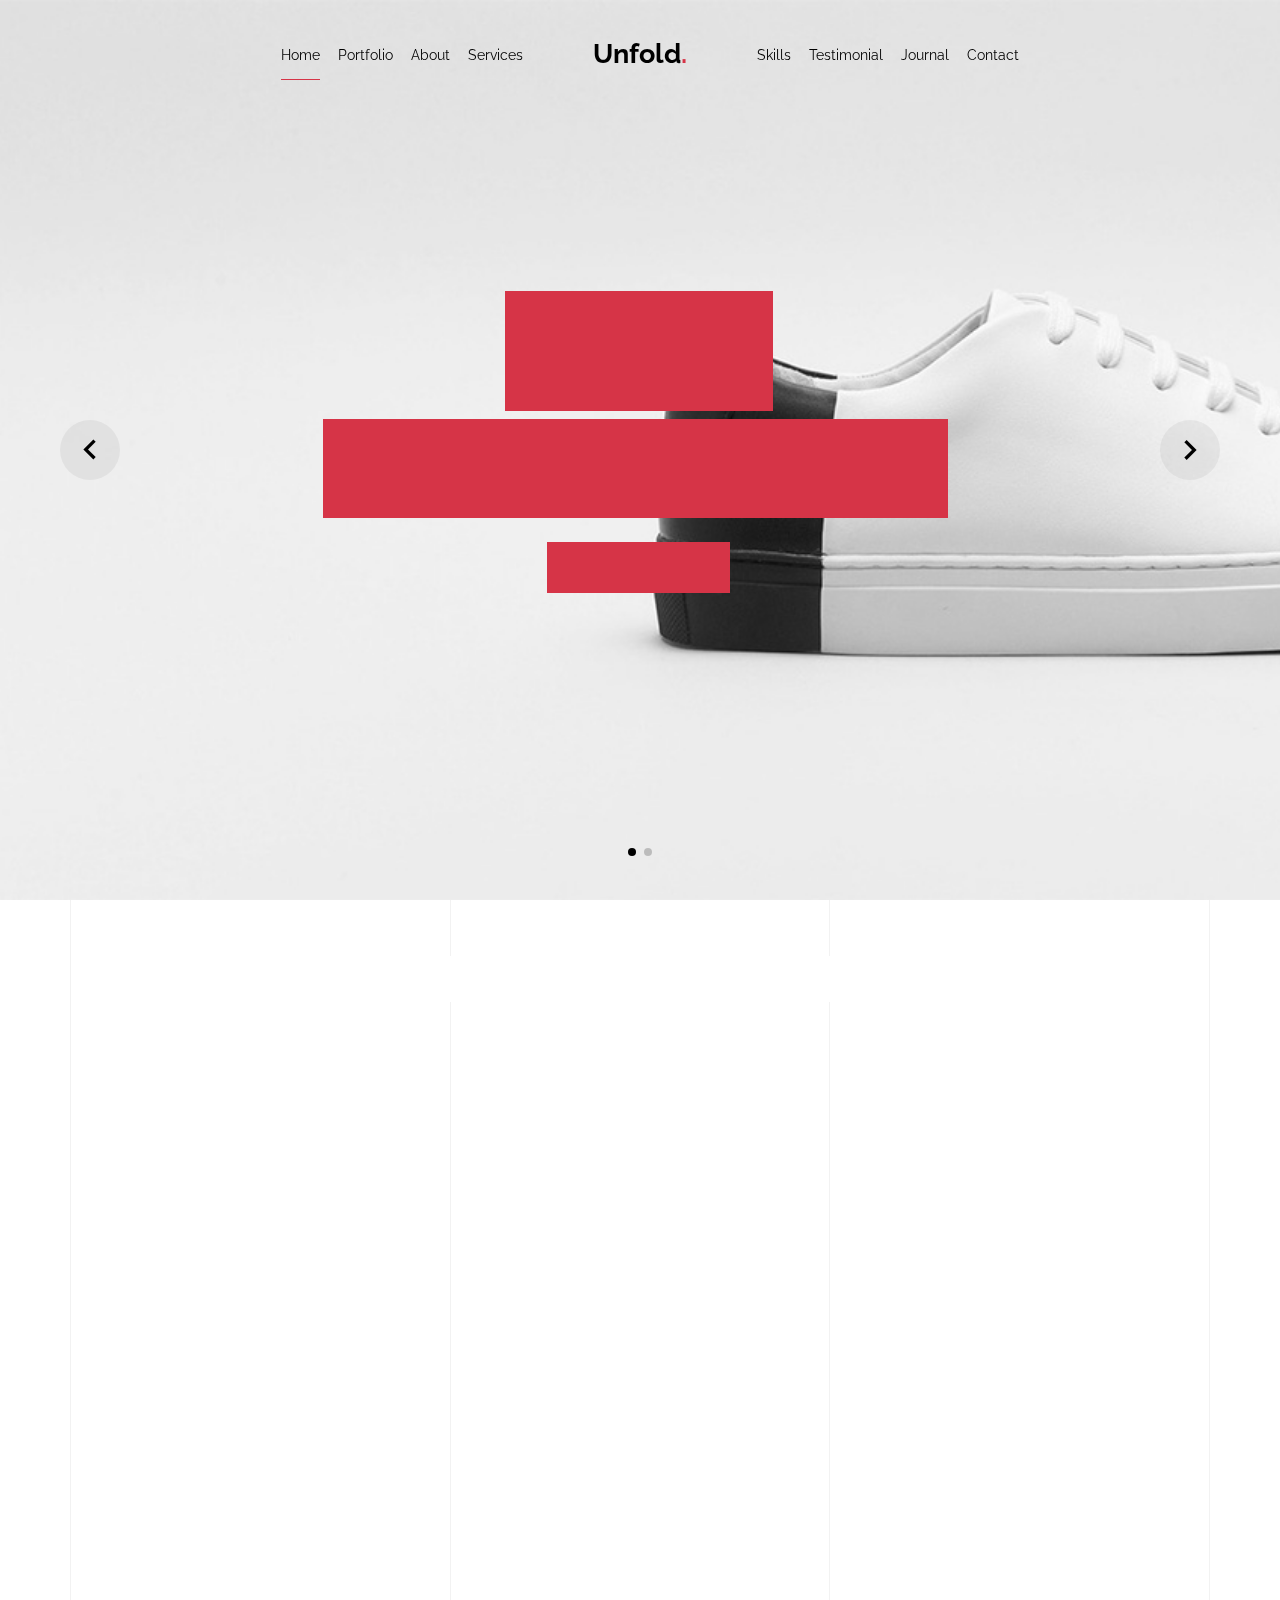
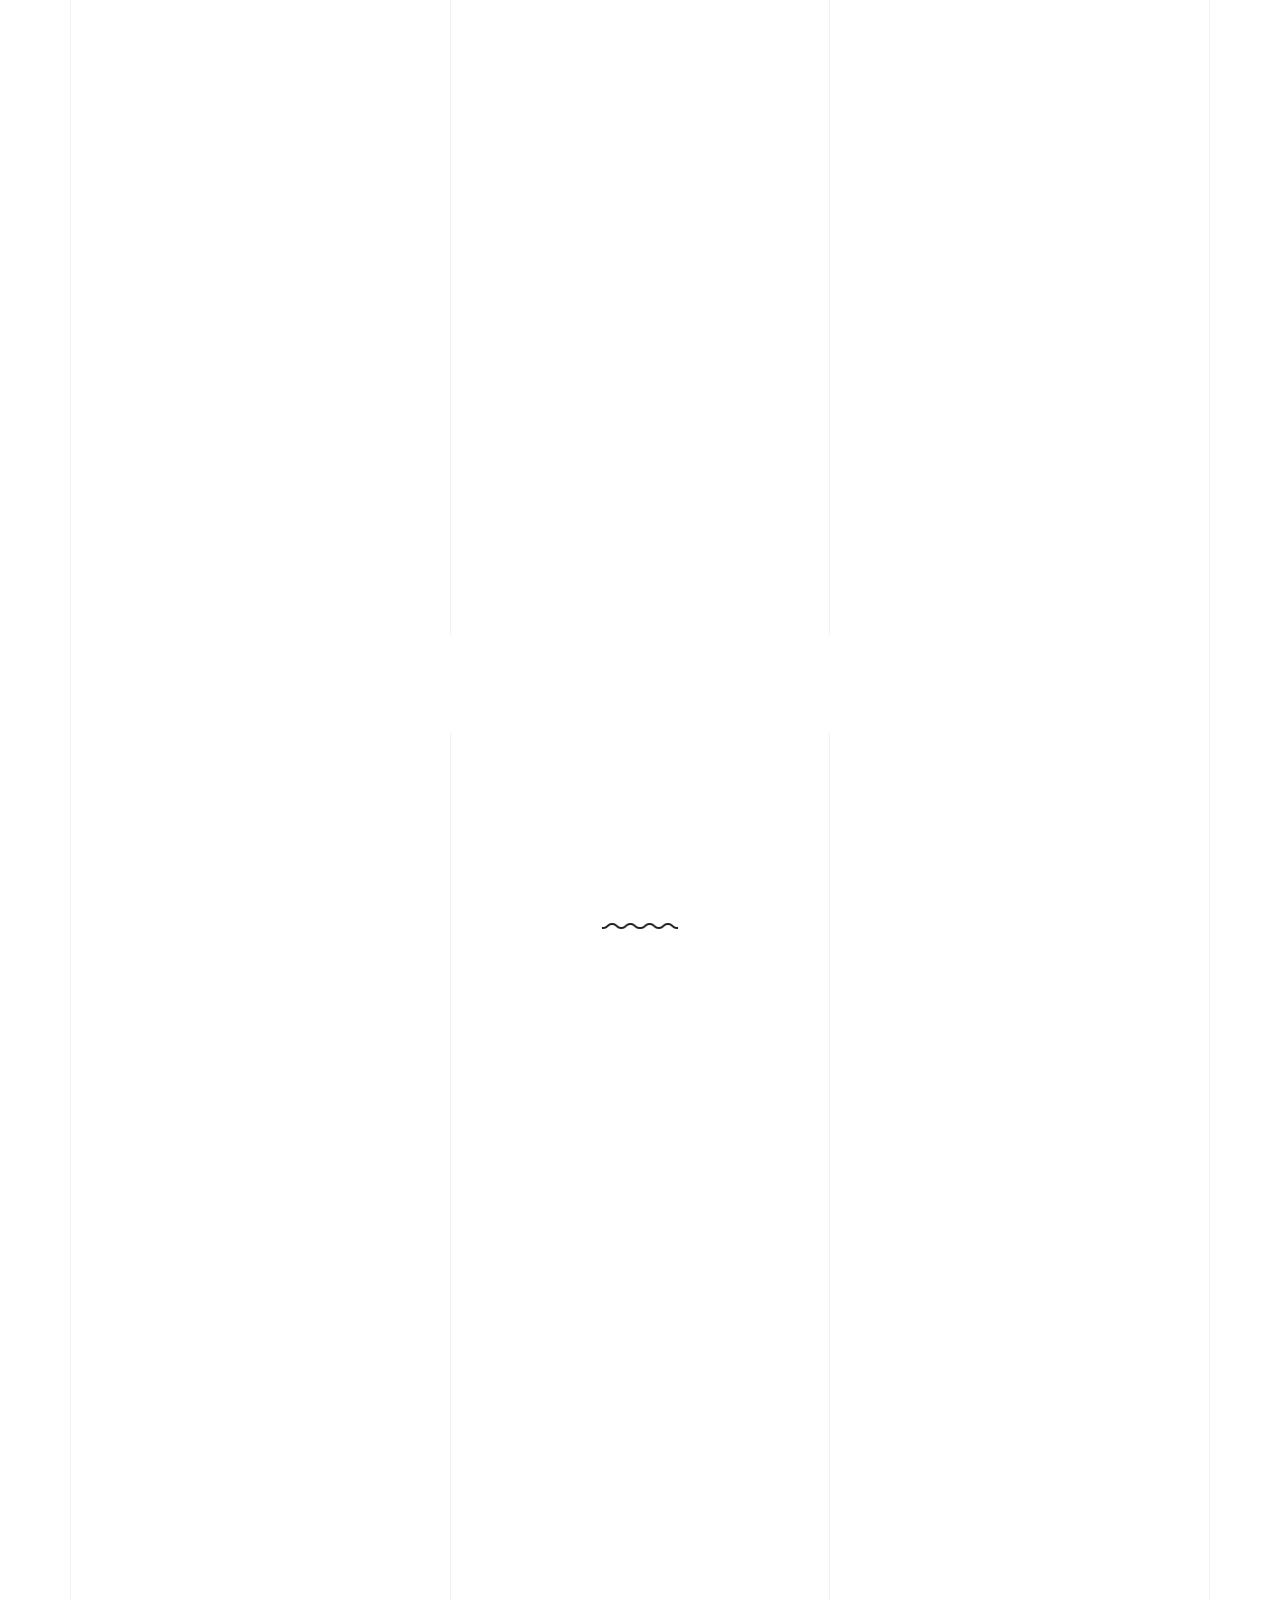
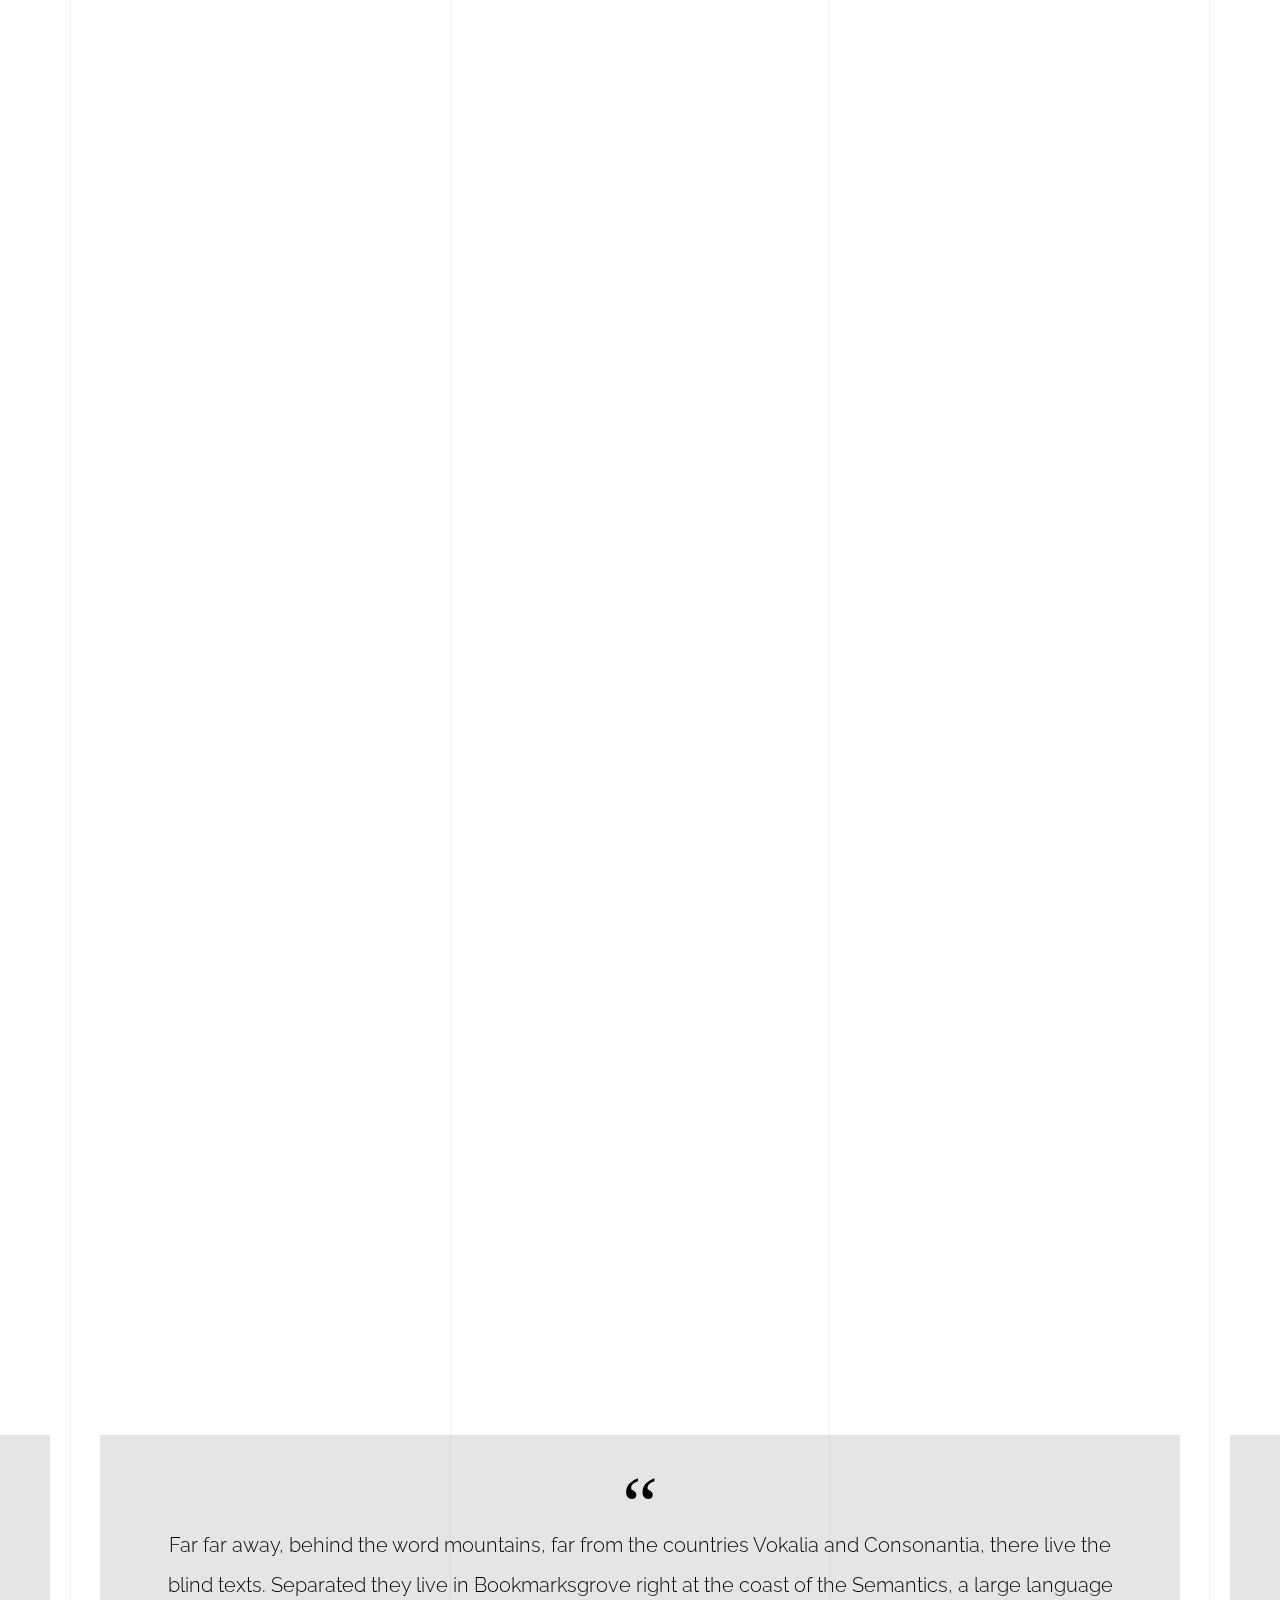
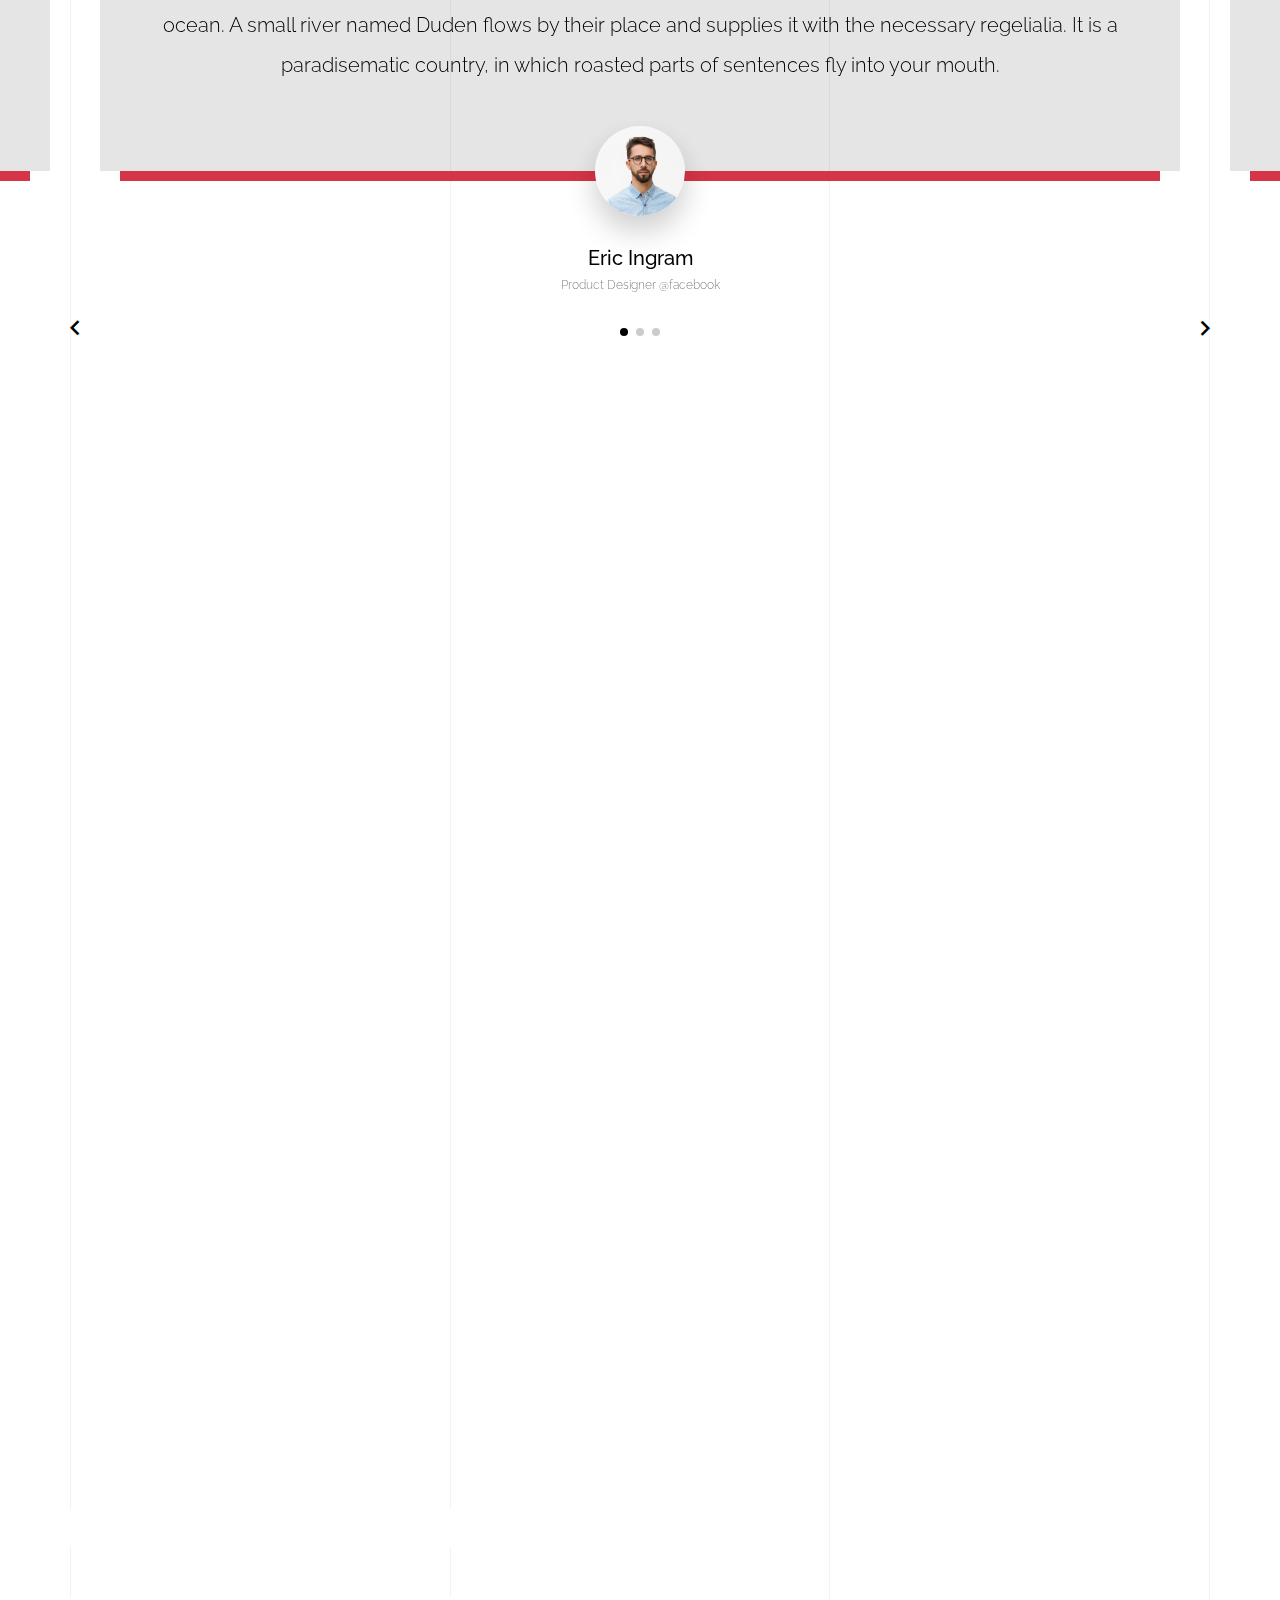
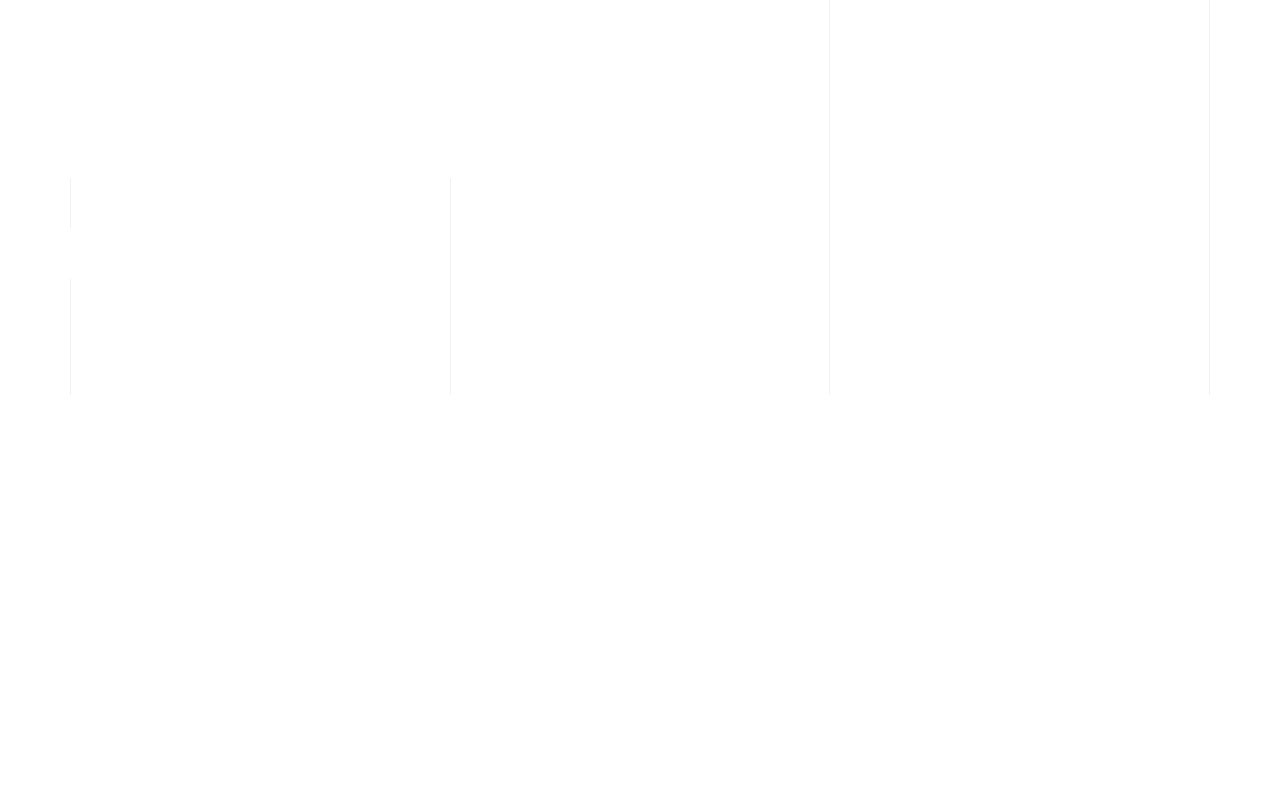
<file: light/index-hero-slider.html>
<!doctype html>
<html lang="en">
  <head>
    <title>Unfold &mdash; A onepage portfolio HTML template by Unslate.co</title>
    <meta charset="utf-8">
    <meta name="viewport" content="width=device-width, initial-scale=1, shrink-to-fit=no">

    <meta name="description" content="A onepage portfolio HTML template by Unslate.co">
    <meta name="keywords" content="html, css, javascript, jquery">
    <meta name="author" content="Unslate.co">

    <link rel="stylesheet" href="css/vendor/icomoon/style.css">
    <link rel="stylesheet" href="css/vendor/owl.carousel.min.css">
    <link rel="stylesheet" href="css/vendor/aos.css">
    <link rel="stylesheet" href="css/vendor/animate.min.css">
    <link rel="stylesheet" href="css/vendor/bootstrap.min.css">
    <link rel="stylesheet" href="css/vendor/jquery.fancybox.min.css">
    

    <!-- Theme Style -->
    <link rel="stylesheet" href="css/style.css">

  </head>
  <body data-spy="scroll" data-target=".site-nav-target" data-offset="200">

    <nav class="unslate_co--site-mobile-menu">
      <div class="close-wrap d-flex">
        <a href="#" class="d-flex ml-auto js-menu-toggle">
          <span class="close-label">Close</span>
          <div class="close-times">
            <span class="bar1"></span>
            <span class="bar2"></span>
          </div>
        </a>
      </div>
      <div class="site-mobile-inner"></div>
    </nav>


    <div class="unslate_co--site-wrap">

      <div class="unslate_co--site-inner">

        <div class="lines-wrap">
          <div class="lines-inner">
            <div class="lines"></div>
          </div>
        </div>
        <!-- END lines -->
      
      <nav class="unslate_co--site-nav dark site-nav-target">

        <div class="container">
        
          <div class="row align-items-center justify-content-between text-left">
            <div class="col-md-5 text-right">
              <ul class="site-nav-ul js-clone-nav text-left d-none d-lg-inline-block">
                <li class="has-children">
                  <a href="#home-section" class="nav-link">Home</a>
                  <ul class="dropdown">
                    <li>
                      <a href="index.html">Hero Image BG</a>
                    </li>
                    <li>
                      <a href="index-video.html">Video BG</a>
                    </li>
                    <li>
                      <a href="index-hero-slider.html">Hero Slider</a>
                    </li>
                    <li>
                      <a href="index-sidebar-menu.html">Sidebar Menu</a>
                    </li>
                    <li>
                      <a href="index-right-menu.html">Right Menu</a>
                    </li>
                  </ul>
                </li>
                <li><a href="#portfolio-section" class="nav-link">Portfolio</a></li>
                <li><a href="#about-section" class="nav-link">About</a></li>
                <li><a href="#services-section" class="nav-link">Services</a></li>
              </ul>
            </div>
            <div class="site-logo pos-absolute">
              <a href="index-hero-slider.html" class="unslate_co--site-logo">Unfold<span>.</span></a>
            </div>
            <div class="col-md-5 text-right text-lg-left">
              <ul class="site-nav-ul js-clone-nav text-left d-none d-lg-inline-block">
                <li><a href="#skills-section" class="nav-link">Skills</a></li>
                <li><a href="#testimonial-section" class="nav-link">Testimonial</a></li>
                <li><a href="#journal-section" class="nav-link">Journal</a></li>
                <li><a href="#contact-section" class="nav-link">Contact</a></li>
              </ul>

              <ul class="site-nav-ul-none-onepage text-right d-inline-block d-lg-none">
                <li><a href="#" class="js-menu-toggle">Menu</a></li>
              </ul>

            </div>
          </div>
        </div>

      </nav>
      <!-- END nav -->
      
      <div class="hero-slider-wrap">
        
        <div class="owl-carousel single-slider mb-0">
          
          <div class="cover-v1 jarallax" style="background-image: url('images/work_1_md.jpg');" id="home-section">
            <div class="container">
              <div class="row align-items-center">
                  
                <div class="col-md-7 mx-auto text-center">
                  <h1 class="heading gsap-reveal-hero">Unfold</h1>
                  <h2 class="subheading mb-4 gsap-reveal-hero">I’m Thea Hoyer A Product Designer Based In San Francisco</h2>
                  <p class="gsap-reveal-hero"><a href="#" class="btn btn-outline-pill btn-bg-white--hover btn-custom-light">Download my CV</a></p>
                </div>

              </div>
            </div>

          </div>
          <!-- END .cover-v1 -->


          <div class="cover-v1 jarallax" style="background-image: url('images/work_2_b_full.jpg');">
            <div class="container">
              <div class="row align-items-center">
                  
                <div class="col-md-12 mx-auto text-center">
                  <h1 class="heading gsap-reveal-hero">One Page Portfolio</h1>
                </div>

              </div>
            </div>

          </div>
          <!-- END .cover-v1 -->

        </div>
        <!-- END owl-carousel -->
        
      </div>

      <div class="unslate_co--section" id="portfolio-section">
        <div class="container">
          
          
          <div class="relative"><div class="loader-portfolio-wrap"><div class="loader-portfolio dark"></div></div> </div>
          <div id="portfolio-single-holder"></div>

          <div class="portfolio-wrapper">

            <div class="d-flex align-items-center mb-4 gsap-reveal gsap-reveal-filter">
              <h2 class="mr-auto heading-h2">Portfolio</h2>
              
              <a href="#" class="text-black js-filter d-inline-block d-lg-none">Filter</a>
              
              <div class="filter-wrap">
                <div class="filter ml-auto" id="filters">
                  <a href="#" class="active" data-filter="*">All</a>
                  <a href="#" data-filter=".web">Web</a>
                  <a href="#" data-filter=".branding">Branding</a>
                  <a href="#" data-filter=".illustration">Illustration</a>
                  <a href="#" data-filter=".packaging">Packaging</a>
                </div>
              </div>
            </div>


            
            <div id="posts" class="row gutter-isotope-item">
              <div class="item web branding col-sm-6 col-md-6 col-lg-4 isotope-mb-2">
                <a href="portfolio-single-1.html" class="portfolio-item ajax-load-page isotope-item gsap-reveal-img" data-id="1">
                    <div class="overlay">
                      <span class="wrap-icon icon-link2"></span>
                      <div class="portfolio-item-content">
                        <h3>Shoe Rebranding</h3>
                        <p>web, branding</p>
                      </div>
                    </div>
                    <img src="images/work_1_md.jpg" class="lazyload  img-fluid" alt="Images" />
                  </a>
              </div>
              <div class="item branding packaging illustration col-sm-6 col-md-6 col-lg-4 isotope-mb-2 ">
                <a href="portfolio-single-3.html" class="portfolio-item ajax-load-page item-portrait isotope-item gsap-reveal-img" data-id="3">
                    <div class="overlay">
                      <span class="wrap-icon icon-link2"></span>
                      <div class="portfolio-item-content">
                        <h3>Reworking</h3>
                        <p>branding, packaging, illustration</p>
                      </div>
                    </div>
                    <img src="images/work_2_md.jpg" class="lazyload  img-fluid" alt="Images" />
                  </a>
              </div>

              <div class="item branding packaging col-sm-6 col-md-6 col-lg-4 isotope-mb-2">
                <a href="portfolio-single-4.html" class="portfolio-item isotope-item ajax-load-page gsap-reveal-img" data-id="4">
                    <div class="overlay">
                      <span class="wrap-icon icon-link2"></span>
                      <div class="portfolio-item-content">
                        <h3>Modern Building</h3>
                        <p>branding, packaging</p>
                      </div>
                    </div>
                    <img src="images/work_3_md.jpg" class="lazyload  img-fluid" alt="Images" />
                  </a>
              </div>

              <div class="item web packaging col-sm-6 col-md-6 col-lg-4 isotope-mb-2">

                <a href="images/work_4_full.jpg" class="portfolio-item isotope-item gsap-reveal-img" data-fancybox="gallery" data-caption="Watch">
                    <div class="overlay">
                      <span class="wrap-icon icon-photo2"></span>
                      <div class="portfolio-item-content">
                        <h3>Watch</h3>
                        <p>web, packaging</p>
                      </div>
                    </div>
                    <img src="images/work_4_full.jpg" class="lazyload  img-fluid" alt="Images" />
                  </a>

              </div>

              <div class="item illustration packaging col-sm-6 col-md-6 col-lg-4 isotope-mb-2">
                <a href="images/work_5_md.jpg" class="portfolio-item isotope-item gsap-reveal-img" data-fancybox="gallery" data-caption="Shoe Rebranding">
                    <div class="overlay">
                      <span class="wrap-icon icon-photo2"></span>
                      <div class="portfolio-item-content">
                        <h3>Shoe Rebranding</h3>
                        <p>illustration, packaging</p>
                      </div>
                    </div>
                    <img src="images/work_5_md.jpg" class="lazyload  img-fluid" alt="Images" />
                  </a>
              </div>

              <div class="item web branding col-sm-6 col-md-6 col-lg-4 isotope-mb-2">
                <a href="portfolio-single-2.html" class="portfolio-item ajax-load-page item-portrait isotope-item gsap-reveal-img" data-id="2">
                    <div class="overlay">
                      <span class="wrap-icon icon-link2"></span>
                      <div class="portfolio-item-content">
                        <h3>Reshape</h3>
                        <p>web, branding</p>
                      </div>
                    </div>
                    <img src="images/work_6_md.jpg" class="lazyload  img-fluid" alt="Images" />
                  </a>
              </div>

              <div class="item branding packaging col-sm-6 col-md-6 col-lg-4 isotope-mb-2">
                <a href="images/work_7_a_md.jpg" class="portfolio-item item-portrait isotope-item gsap-reveal-img" data-fancybox="gallery" data-caption="Modern Building">
                    <div class="overlay">
                      <span class="wrap-icon icon-photo2"></span>
                      <div class="portfolio-item-content">
                        <h3>Modern Building</h3>
                        <p>branding, packaging</p>
                      </div>
                    </div>
                    <img src="images/work_7_a_md.jpg" class="lazyload  img-fluid" alt="Images" />
                  </a>
              </div>

              <div class="item web branding col-sm-6 col-md-6 col-lg-4 isotope-mb-2">
                <a href="https://www.youtube.com/watch?v=mwtbEGNABWU" class="portfolio-item isotope-item gsap-reveal-img" data-fancybox="gallery" data-caption="Showreel 2019">
                    <div class="overlay">
                      <span class="wrap-icon icon-play_circle_filled"></span>
                      <div class="portfolio-item-content">
                        <h3>Showreel 2019</h3>
                        <p>web, branding</p>
                      </div>
                    </div>
                    <img src="images/work_8_md.jpg" class="lazyload  img-fluid" alt="Images" />
                  </a>
              </div>

              <div class="item web illustration col-sm-6 col-md-6 col-lg-4 isotope-mb-2">
                <a href="images/work_9_a_md.jpg" class="portfolio-item isotope-item gsap-reveal-img" data-fancybox="gallery" data-caption="Render Packaging">
                    <div class="overlay">
                      <span class="wrap-icon icon-photo2"></span>
                      <div class="portfolio-item-content">
                        <h3>Render Packaging</h3>
                        <p>web, illustration</p>
                      </div>
                    </div>
                    <img src="images/work_9_a_md.jpg" class="lazyload  img-fluid" alt="Images" />
                  </a>
              </div>

            </div>
            
          </div>


        </div>
      </div>

      <div class="unslate_co--section">
        <div class="container">
          <div class="owl-carousel logo-slider">
            <div class="logo-v1 gsap-reveal">
              <img src="images/logo-google.png" alt="Image" class="img-fluid">
            </div>
            <div class="logo-v1 gsap-reveal">
              <img src="images/logo-puma.png" alt="Image" class="img-fluid">
            </div>
            <div class="logo-v1 gsap-reveal">
              <img src="images/logo-paypal.png" alt="Image" class="img-fluid">
            </div>
            <div class="logo-v1 gsap-reveal">
              <img src="images/logo-adobe.png" alt="Image" class="img-fluid">
            </div>
          </div>
        </div>
      </div>



      <div class="unslate_co--section" id="about-section">
        <div class="container">
          
          <div class="section-heading-wrap text-center mb-5">
            <h2 class="heading-h2 text-center divider"><span class="gsap-reveal">About Me</span></h2>
            <img src="images/divider.png" alt="divider" width="76">
          </div>
          

          <div class="row mt-5 justify-content-between">
            <div class="col-lg-7 mb-5 mb-lg-0" data-aos="fade-up">
              <figure class="dotted-bg gsap-reveal-img">
                <img src="images/about_me_pic.jpg" alt="Image" class="img-fluid">
              </figure>
            </div>
            <div class="col-lg-4 pr-lg-5">
              <h3 class="mb-4 heading-h3"><span class="gsap-reveal">We can make it together</span></h3>
              <p class="lead gsap-reveal">Far far away, behind the word mountains, far from the countries Vokalia and Consonantia, there <a href="#">live the blind</a> texts. </p>
              <p class="mb-4 gsap-reveal">A small river named Duden flows by their place and supplies it with the necessary regelialia. It is a paradisematic country, in which roasted parts of sentences fly into your mouth.</p>
              <p class="gsap-reveal"><a href="#" class="btn btn-outline-pill btn-custom-light">Download my CV</a></p>
            </div>
          </div>
        </div>
      </div>

      <div class="unslate_co--section" id="services-section">
        <div class="container">

          <div class="section-heading-wrap text-center mb-5">
            <h2 class="heading-h2 text-center divider"><span class="gsap-reveal">My Services</span></h2>
            <span class="gsap-reveal"><img src="images/divider.png" alt="divider" width="76"></span>
          </div>

          <div class="row gutter-v3">
            <div class="col-md-6 col-lg-4 mb-4">
              <div class="feature-v1" data-aos="fade-up" data-aos-delay="0">
                <div class="wrap-icon mb-3">
                  <img src="images/svg/001-options.svg" alt="Image" width="45">
                </div>
                <h3>Digital <br> Strategy</h3>
                <p>A small river named Duden flows by their place and supplies it with the necessary regelialia. </p>
              </div> 
            </div>
            <div class="col-md-6 col-lg-4 mb-4">
              <div class="feature-v1" data-aos="fade-up" data-aos-delay="100">
                <div class="wrap-icon mb-3">
                  <img src="images/svg/002-chat.svg" alt="Icon" width="45">
                </div>
                <h3>Web <br> Design</h3>
                <p>A small river named Duden flows by their place and supplies it with the necessary regelialia. </p>
              </div> 
            </div>
            <div class="col-md-6 col-lg-4 mb-4">
              <div class="feature-v1" data-aos="fade-up" data-aos-delay="200">
                <div class="wrap-icon mb-3">
                  <img src="images/svg/003-contact-book.svg" alt="Image" class="img-fluid" width="45">
                </div>
                <h3>User <br> Experience</h3>
                <p>A small river named Duden flows by their place and supplies it with the necessary regelialia. </p>
              </div> 
            </div>

            <div class="col-md-6 col-lg-4 mb-4">
              <div class="feature-v1" data-aos="fade-up" data-aos-delay="0">
                <div class="wrap-icon mb-3">
                  <img src="images/svg/004-percentage.svg" alt="Image" width="45">
                </div>
                <h3>Web <br> Development</h3>
                <p>A small river named Duden flows by their place and supplies it with the necessary regelialia. </p>
              </div> 
            </div>
            <div class="col-md-6 col-lg-4 mb-4">
              <div class="feature-v1" data-aos="fade-up" data-aos-delay="100">
                <div class="wrap-icon mb-3">
                  <img src="images/svg/006-goal.svg" alt="Image" width="45">
                </div>
                <h3>WordPress <br> Solutions</h3>
                <p>A small river named Duden flows by their place and supplies it with the necessary regelialia. </p>
              </div> 
            </div>
            <div class="col-md-6 col-lg-4 mb-4">
              <div class="feature-v1" data-aos="fade-up" data-aos-delay="200">
                <div class="wrap-icon mb-3">
                  <img src="images/svg/005-line-chart.svg" alt="Image" width="45">
                </div>
                <h3>Mobile <br> Applications</h3>
                <p>A small river named Duden flows by their place and supplies it with the necessary regelialia. </p>
              </div> 
            </div>

          </div>

        </div>
      </div>

      <div class="unslate_co--section section-counter" id="skills-section">
        <div class="container">
          <div class="section-heading-wrap text-center mb-5">
            <h2 class="heading-h2 text-center divider"><span class="gsap-reveal">My Skills</span></h2>
            <span class="gsap-reveal"><img src="images/divider.png" alt="divider" width="76"></span>
          </div>


          <div class="row pt-5">
            <div class="col-6 col-sm-6 mb-5 mb-lg-0 col-md-6 col-lg-3" data-aos="fade-up" data-aos-delay="0">
              <div class="counter-v1 text-center">
                <span class="number-wrap">
                  <span class="number number-counter" data-number="90">0</span>
                  <span class="append-text">%</span>
                </span>
                <span class="counter-label">WordPress</span>
              </div>
            </div>
            <div class="col-6 col-sm-6 mb-5 mb-lg-0 col-md-6 col-lg-3" data-aos="fade-up" data-aos-delay="100">
              <div class="counter-v1 text-center">
                <span class="number-wrap">
                  <span class="number number-counter" data-number="99">0</span>
                  <span class="append-text">%</span>
                </span>
                <span class="counter-label">HTML/CSS</span>
              </div>
            </div>
            <div class="col-6 col-sm-6 mb-5 mb-lg-0 col-md-6 col-lg-3" data-aos="fade-up" data-aos-delay="200">
              <div class="counter-v1 text-center">
                <span class="number-wrap">
                  <span class="number number-counter" data-number="95">0</span>
                  <span class="append-text">%</span>
                </span>
                <span class="counter-label">jQuery</span>
              </div>
            </div>
            <div class="col-6 col-sm-6 mb-5 mb-lg-0 col-md-6 col-lg-3" data-aos="fade-up" data-aos-delay="300">
              <div class="counter-v1 text-center">
                <span class="number-wrap">
                  <span class="number number-counter" data-number="100">0</span>
                  <span class="append-text">%</span>
                </span>
                <span class="counter-label">Design</span>
              </div>
            </div>
          </div>
        </div>
      </div>
      <!-- END .counter -->

      <div class="unslate_co--section" id="testimonial-section">
        <div class="container">
          <div class="section-heading-wrap text-center mb-5">
            <h2 class="heading-h2 text-center divider"><span class="gsap-reveal">My Happy Clients</span></h2>
            <span class="gsap-reveal"><img src="images/divider.png" alt="divider" width="76"></span>
          </div>
        </div>

        <div class="owl-carousel testimonial-slider">
          <div>
            <div class="testimonial-v1">
              <div class="testimonial-inner-bg">
                <span class="quote">&ldquo;</span>
                <blockquote>
                  Far far away, behind the word mountains, far from the countries Vokalia and Consonantia, there live the blind texts. Separated they live in Bookmarksgrove right at the coast of the Semantics, a large language ocean. A small river named Duden flows by their place and supplies it with the necessary regelialia. It is a paradisematic country, in which roasted parts of sentences fly into your mouth.
                </blockquote>
              </div>
              
              <div class="testimonial-author-info">
                <img src="images/person_man_1.jpg" alt="Image">
                <h3>Eric Ingram</h3>
                <span class="d-block position">Product Designer @facebook</span>
              </div>

            </div>
          </div>
          <div>
            <div class="testimonial-v1">
              <div class="testimonial-inner-bg">
                <span class="quote">&ldquo;</span>
                <blockquote>
                  Far far away, behind the word mountains, far from the countries Vokalia and Consonantia, there live the blind texts. Separated they live in Bookmarksgrove right at the coast of the Semantics, a large language ocean. A small river named Duden flows by their place and supplies it with the necessary regelialia. It is a paradisematic country, in which roasted parts of sentences fly into your mouth.
                </blockquote>
              </div>
              
              <div class="testimonial-author-info">
                <img src="images/person_man_2.jpg" alt="Image">
                <h3>Ryan Mullins</h3>
                <span class="d-block position">Product Designer @Shopify</span>
              </div>

            </div>
          </div>
          <div>
            <div class="testimonial-v1">
              <div class="testimonial-inner-bg">
                <span class="quote">&ldquo;</span>
                <blockquote>
                  Far far away, behind the word mountains, far from the countries Vokalia and Consonantia, there live the blind texts. Separated they live in Bookmarksgrove right at the coast of the Semantics, a large language ocean. A small river named Duden flows by their place and supplies it with the necessary regelialia. It is a paradisematic country, in which roasted parts of sentences fly into your mouth.
                </blockquote>
              </div>
              
              <div class="testimonial-author-info">
                <img src="images/person_woman_1.jpg" alt="Image">
                <h3>Erica Miller</h3>
                <span class="d-block position">Product Designer @Twitter</span>
              </div>

            </div>
          </div>
        </div>

      </div>
      <!-- END testimonial -->

      <div class="unslate_co--section" id="journal-section">
        <div class="container">
          <div class="section-heading-wrap text-center mb-5">
            <h2 class="heading-h2 text-center divider"><span class="gsap-reveal">My Journal</span></h2>
            <span class="gsap-reveal"><img src="images/divider.png" alt="divider" width="76"></span>
          </div>

          
          <div class="row gutter-v4 align-items-stretch">
            <div class="col-sm-6 col-md-6 col-lg-8 blog-post-entry" data-aos="fade-up" data-aos-delay="0">

              <a href="blog-single.html" class="grid-item blog-item w-100 h-100">
                <div class="overlay">
                  <div class="portfolio-item-content">
                    <h3>A Mounteering Guide For Beginners</h3>
                    <p class="post-meta">By Joefrey <span class="small">&bullet;</span> 5 mins read</p>
                  </div>
                </div>
                <img src="images/post_1.jpg" class="lazyload" alt="Image" />
              </a>


            </div>
            <div class="col-sm-6 col-md-6 col-lg-4 blog-post-entry" data-aos="fade-up" data-aos-delay="100">
              <a href="blog-single.html" class="grid-item blog-item w-100 h-100">
                <div class="overlay">
                  <div class="portfolio-item-content">
                    <h3>A Mounteering Guide For Beginners</h3>
                    <p class="post-meta">By Joefrey <span class="small">&bullet;</span> 5 mins read</p>
                  </div>
                </div>
                <img src="images/post_2.jpg" class="lazyload" alt="Image" />
              </a>
            </div>


            <div class="col-sm-6 col-md-6 col-lg-4 blog-post-entry" data-aos="fade-up" data-aos-delay="0">

              <a href="blog-single.html" class="grid-item blog-item w-100 h-100">
                <div class="overlay">
                  <div class="portfolio-item-content">
                    <h3>A Mounteering Guide For Beginners</h3>
                    <p class="post-meta">By Joefrey <span class="small">&bullet;</span> 5 mins read</p>
                  </div>
                </div>
                <img src="images/post_3.jpg" class="lazyload" alt="Image" />
              </a>


            </div>
            <div class="col-sm-6 col-md-6 col-lg-4 blog-post-entry" data-aos="fade-up" data-aos-delay="100">
              <a href="blog-single.html" class="grid-item blog-item w-100 h-100">
                <div class="overlay">
                  <div class="portfolio-item-content">
                    <h3>A Mounteering Guide For Beginners</h3>
                    <p class="post-meta">By Joefrey <span class="small">&bullet;</span> 5 mins read</p>
                  </div>
                </div>
                <img src="images/post_4.jpg" class="lazyload" alt="Image" />
              </a>
            </div>

            <div class="col-sm-6 col-md-6 col-lg-4 blog-post-entry" data-aos="fade-up" data-aos-delay="200">
              <a href="blog-single.html" class="grid-item blog-item w-100 h-100">
                <div class="overlay">
                  <div class="portfolio-item-content">
                    <h3>A Mounteering Guide For Beginners</h3>
                    <p class="post-meta">By Joefrey <span class="small">&bullet;</span> 5 mins read</p>
                  </div>
                </div>
                <img src="images/post_5.jpg" class="lazyload" alt="Image" />
              </a>
            </div>


          </div>

        </div>
      </div>
      <!-- END blog posts -->


      <div class="unslate_co--section" id="contact-section">
        <div class="container">
          <div class="section-heading-wrap text-center mb-5">
            <h2 class="heading-h2 text-center divider"><span class="gsap-reveal">Get In Touch</span></h2>
            <span class="gsap-reveal"><img src="images/divider.png" alt="divider" width="76"></span>
          </div>


          <div class="row justify-content-between">
            
            <div class="col-md-6">
              <form method="post" class="form-outline-style-v1" id="contactForm">
                <div class="form-group row mb-0">

                  <div class="col-lg-6 form-group gsap-reveal">
                    <label for="name">Name</label>
                    <input name="name" type="text" class="form-control" id="name">
                  </div>
                  <div class="col-lg-6 form-group gsap-reveal">
                    <label for="email">Email</label>
                    <input name="email" type="email" class="form-control" id="email">
                  </div>
                  <div class="col-lg-12 form-group gsap-reveal">
                    <label for="message">Write your message...</label>
                    <textarea name="message" id="message" cols="30" rows="7" class="form-control"></textarea>
                  </div>
                </div>
                <div class="form-group row gsap-reveal">
                    <div class="col-md-12 d-flex align-items-center">
                      <input type="submit" class="btn btn-outline-pill btn-custom-light mr-3" value="Send Message">
                      <span class="submitting"></span>
                    </div>
                  </div>
              </form>
              <div id="form-message-warning" class="mt-4"></div> 
              <div id="form-message-success">
                Your message was sent, thank you!
              </div>

            </div>

            <div class="col-md-4">
              <div class="contact-info-v1">
                <div class="gsap-reveal d-block">
                  <span class="d-block contact-info-label">Email</span>
                  <a href="#" class="contact-info-val">info@unslate.co</a>
                </div>
                <div class="gsap-reveal d-block">
                  <span class="d-block contact-info-label">Phone</span>
                  <a href="#" class="contact-info-val">+12 345 6789 012</a>
                </div>
                <div class="gsap-reveal d-block">
                  <span class="d-block contact-info-label">Address</span>
                  <address class="contact-info-val">273 South Riverview Rd. <br> New York, NY 10011</address>
                </div>
              </div>
            </div>

          </div>
        </div>
      </div>
      </div> 

      <footer class="unslate_co--footer unslate_co--section">
        <div class="container">
          <div class="row justify-content-center">
            <div class="col-md-7">
              
              <div class="footer-site-logo"><a href="#">Unfold<span>.</span></a></div>

              <ul class="footer-site-social">
                <li><a href="#">Facebook</a></li>
                <li><a href="#">Twitter</a></li>
                <li><a href="#">Instagram</a></li>
                <li><a href="#">Dribbble</a></li>
                <li><a href="#">Behance</a></li>
              </ul>

              <p class="site-copyright">
                <small>&copy; 2020 <a href="#">Unfold</a>. All Rights Reserved. Design with <span class="icon-heart text-danger"></span> by <a href="#">Unslate.co</a>.</small>
              </p>

            </div>
          </div>
        </div>
      </footer>

      
    </div>

    <!-- Loader -->
    <div id="unslate_co--overlayer"></div>
    <div class="site-loader-wrap">
      <div class="site-loader dark"></div>
    </div>

    <script src="js/scripts-dist.js"></script>
    <script src="js/main.js"></script>

    <!-- Global site tag (gtag.js) - Google Analytics -->
<script async src="https://www.googletagmanager.com/gtag/js?id=UA-157808202-1"></script>
<script>
  window.dataLayer = window.dataLayer || [];
  function gtag(){dataLayer.push(arguments);}
  gtag('js', new Date());

  gtag('config', 'UA-157808202-1');
</script>

  </body>
</html>
</file>
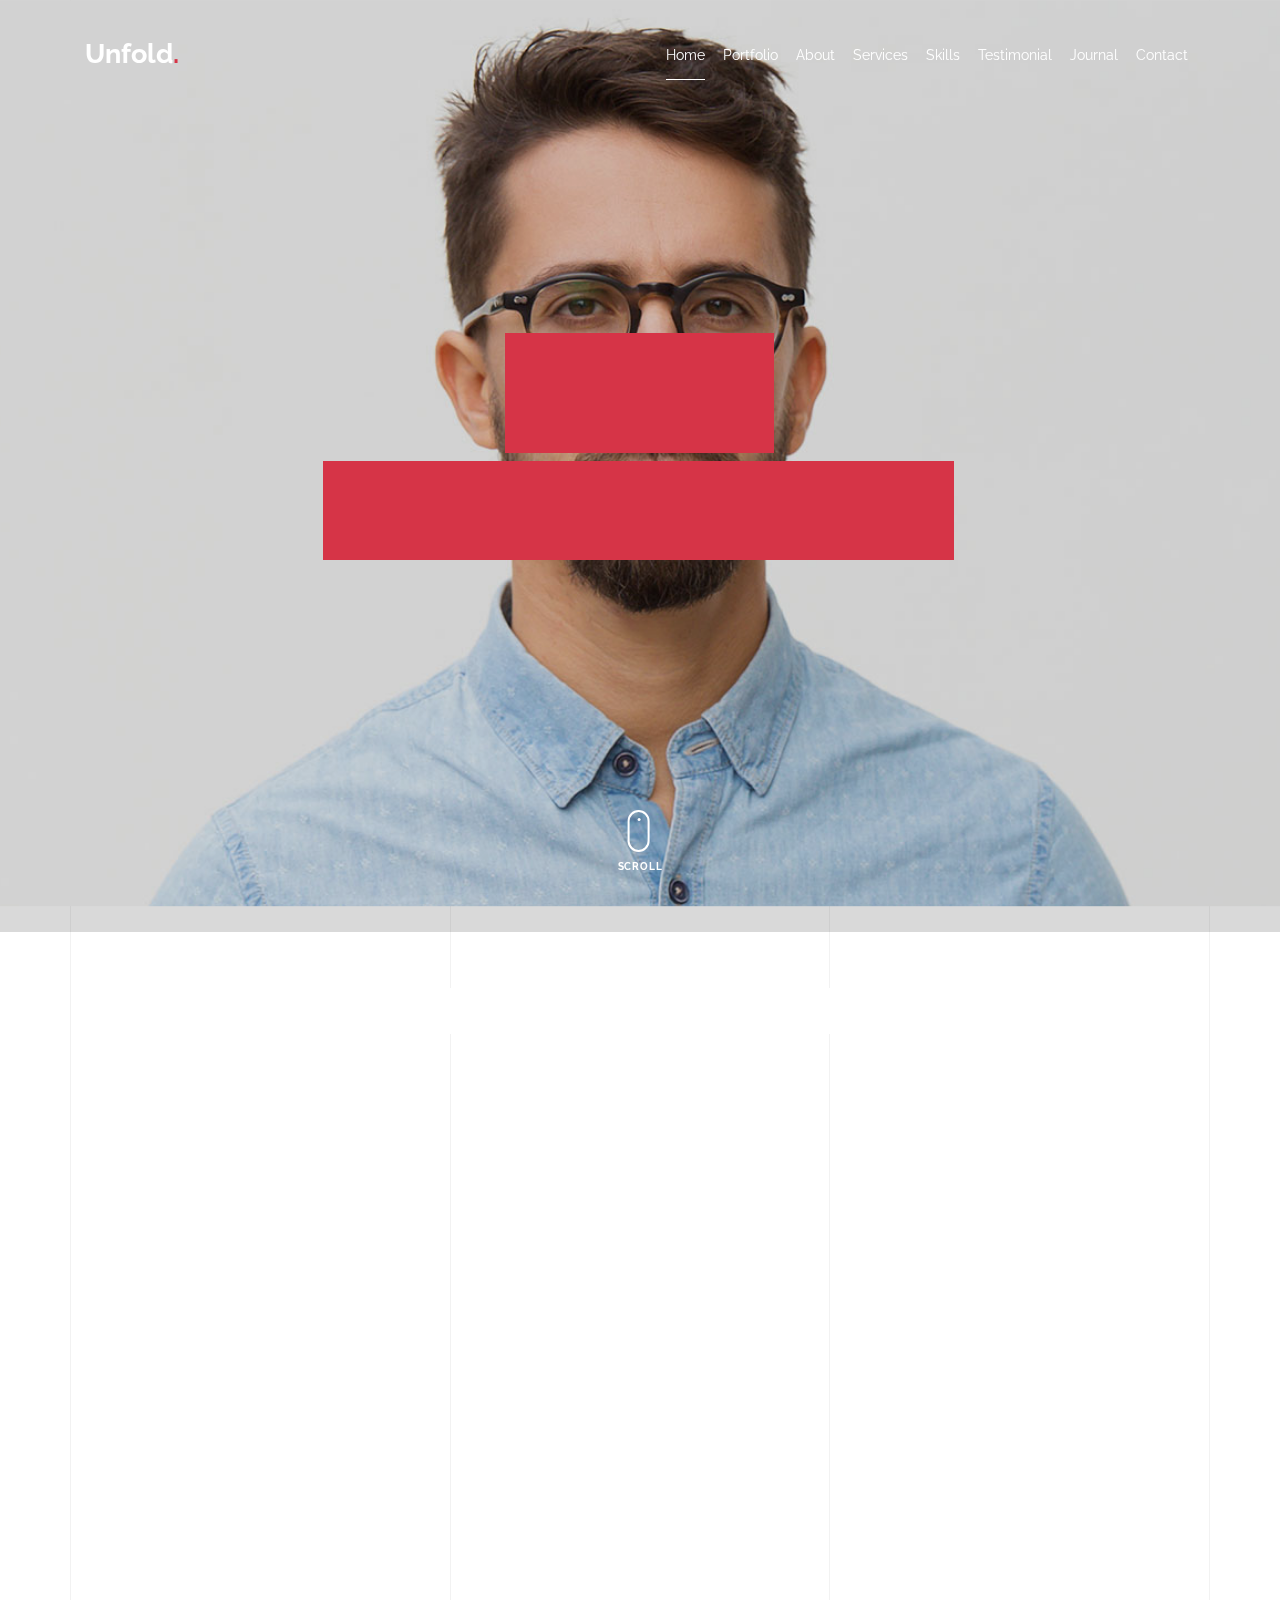
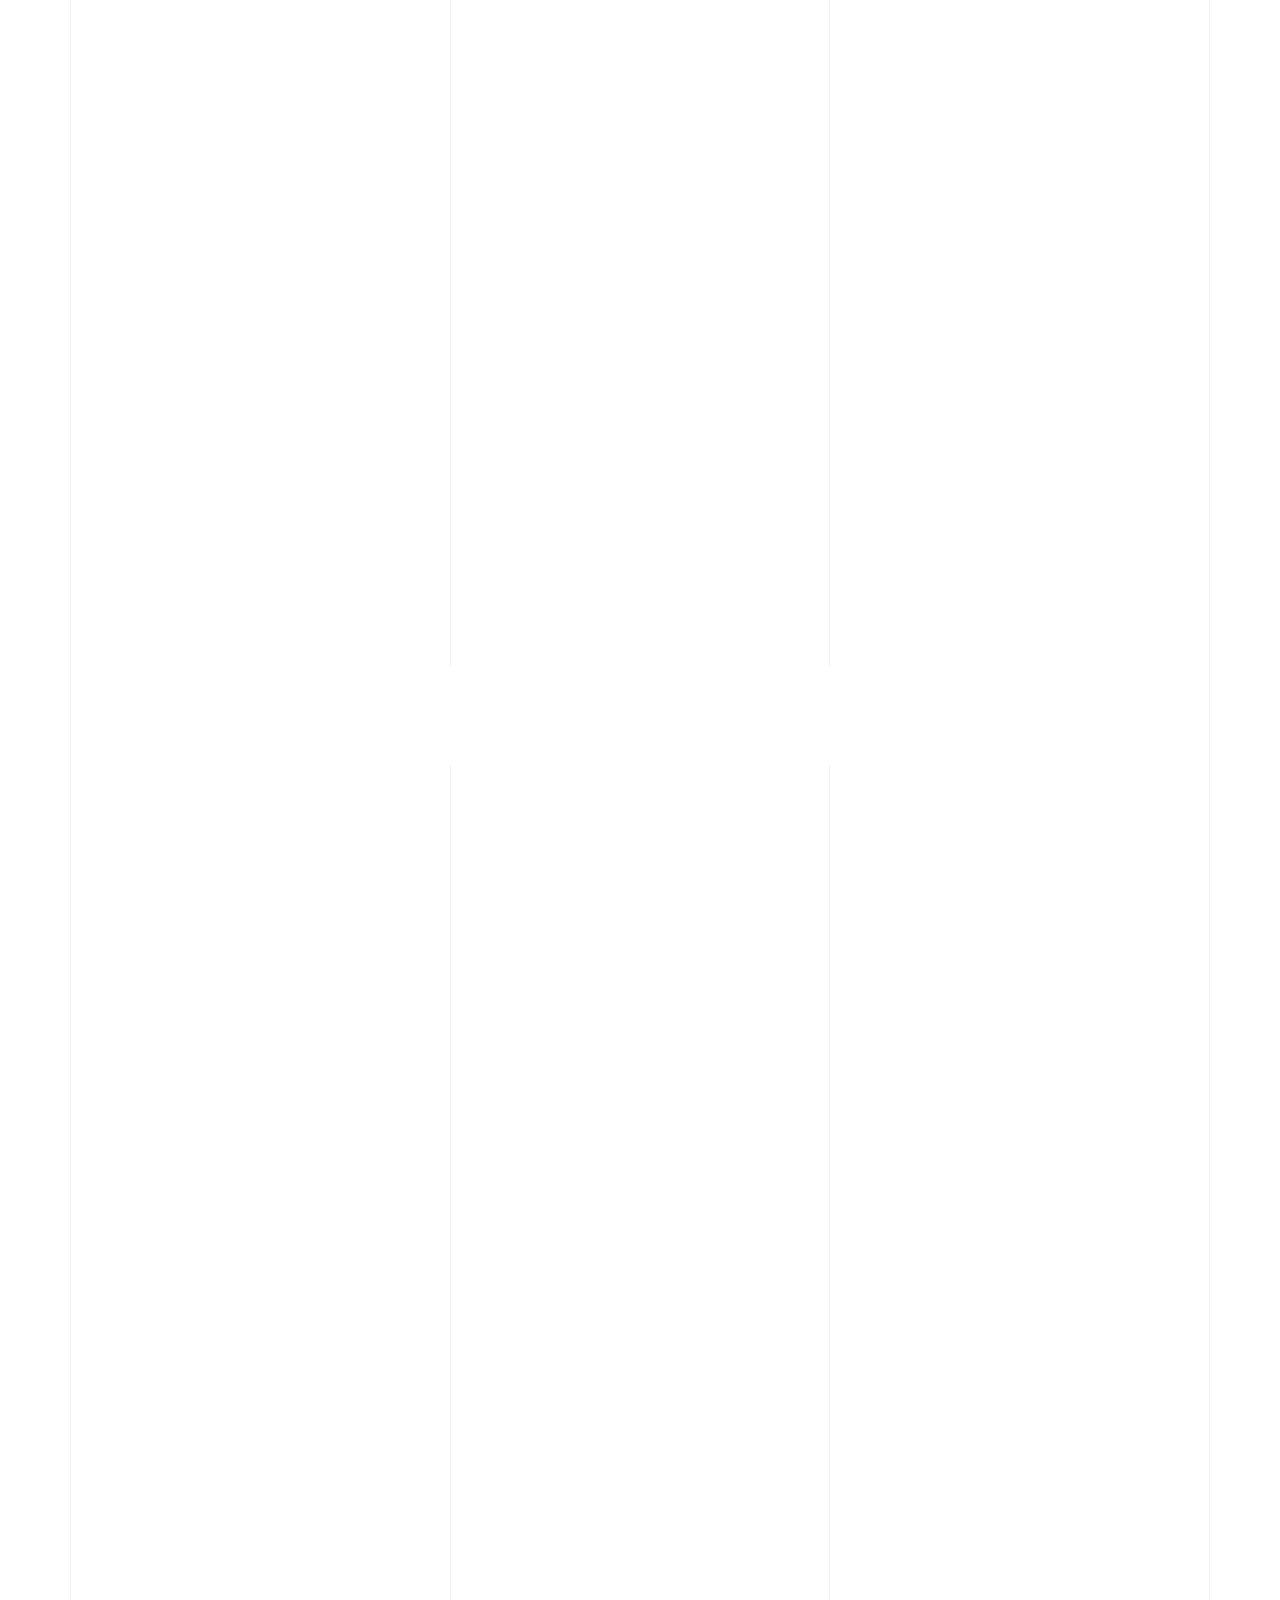
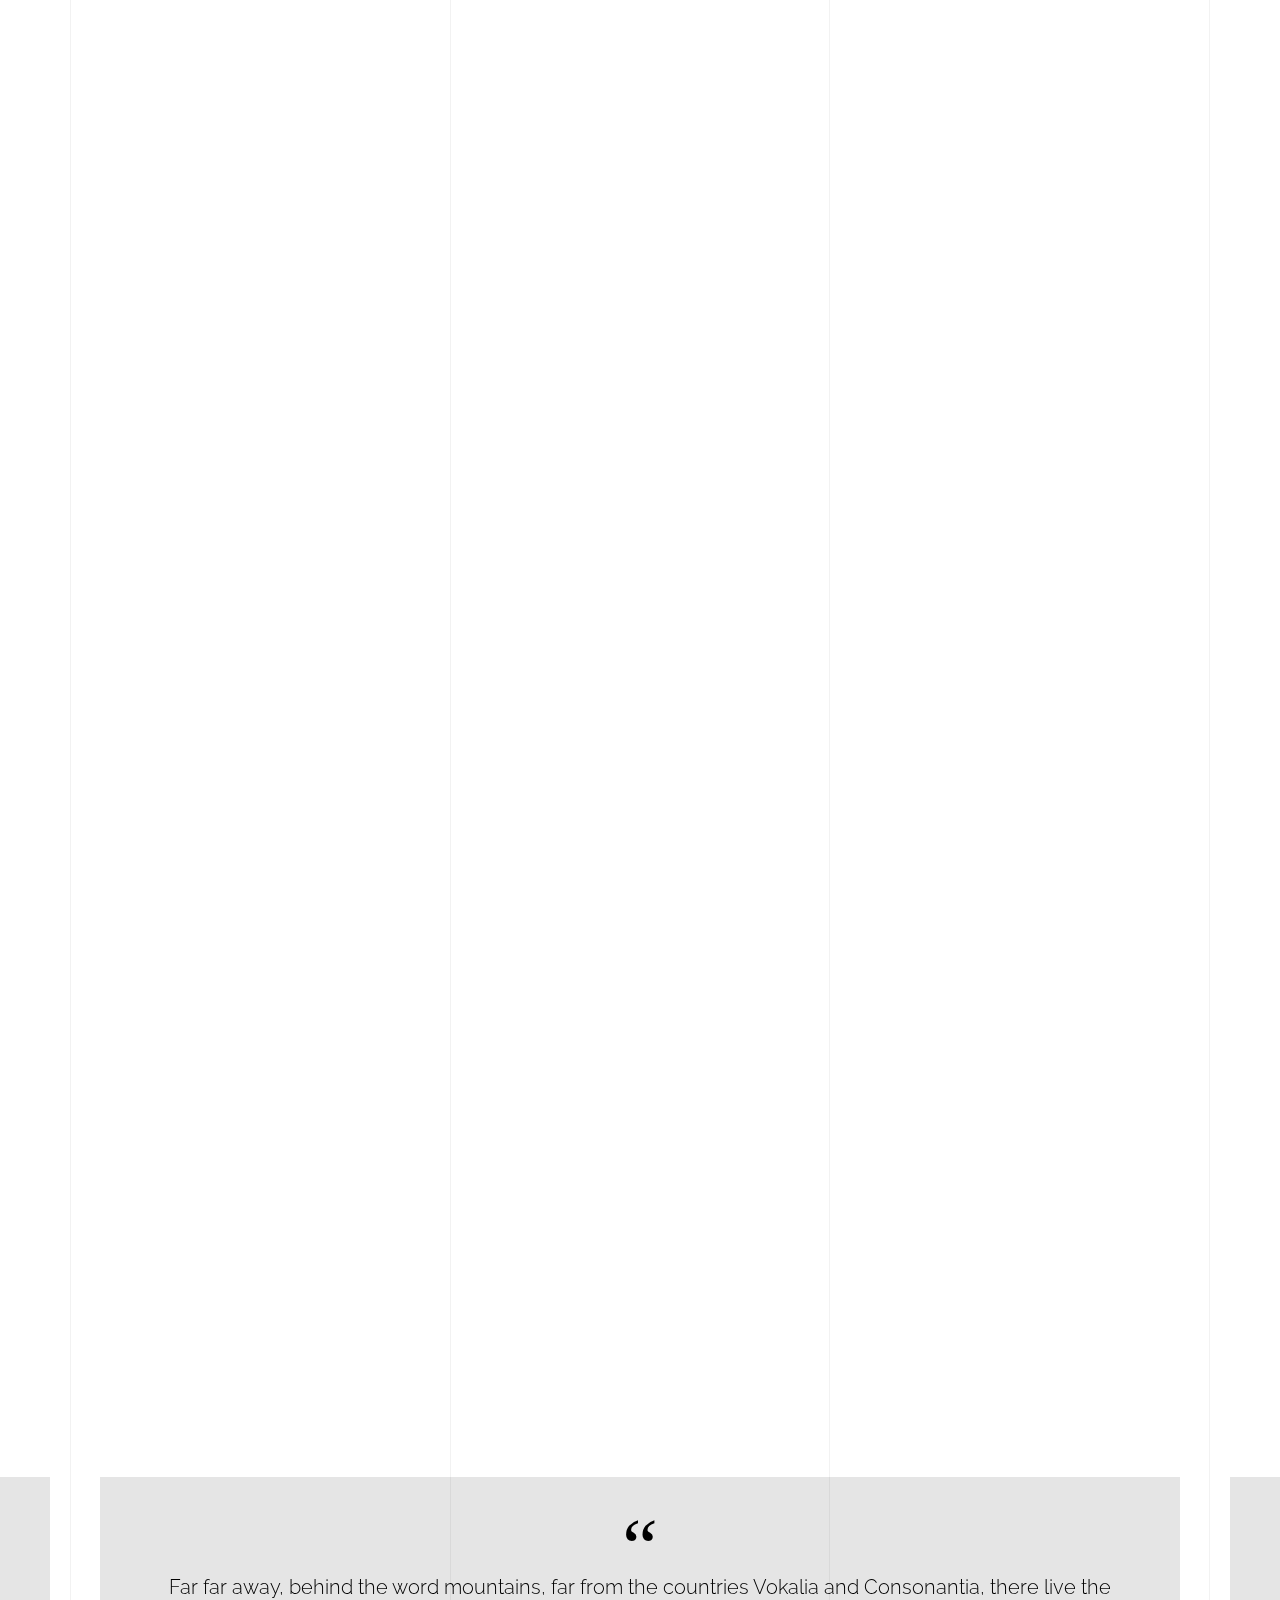
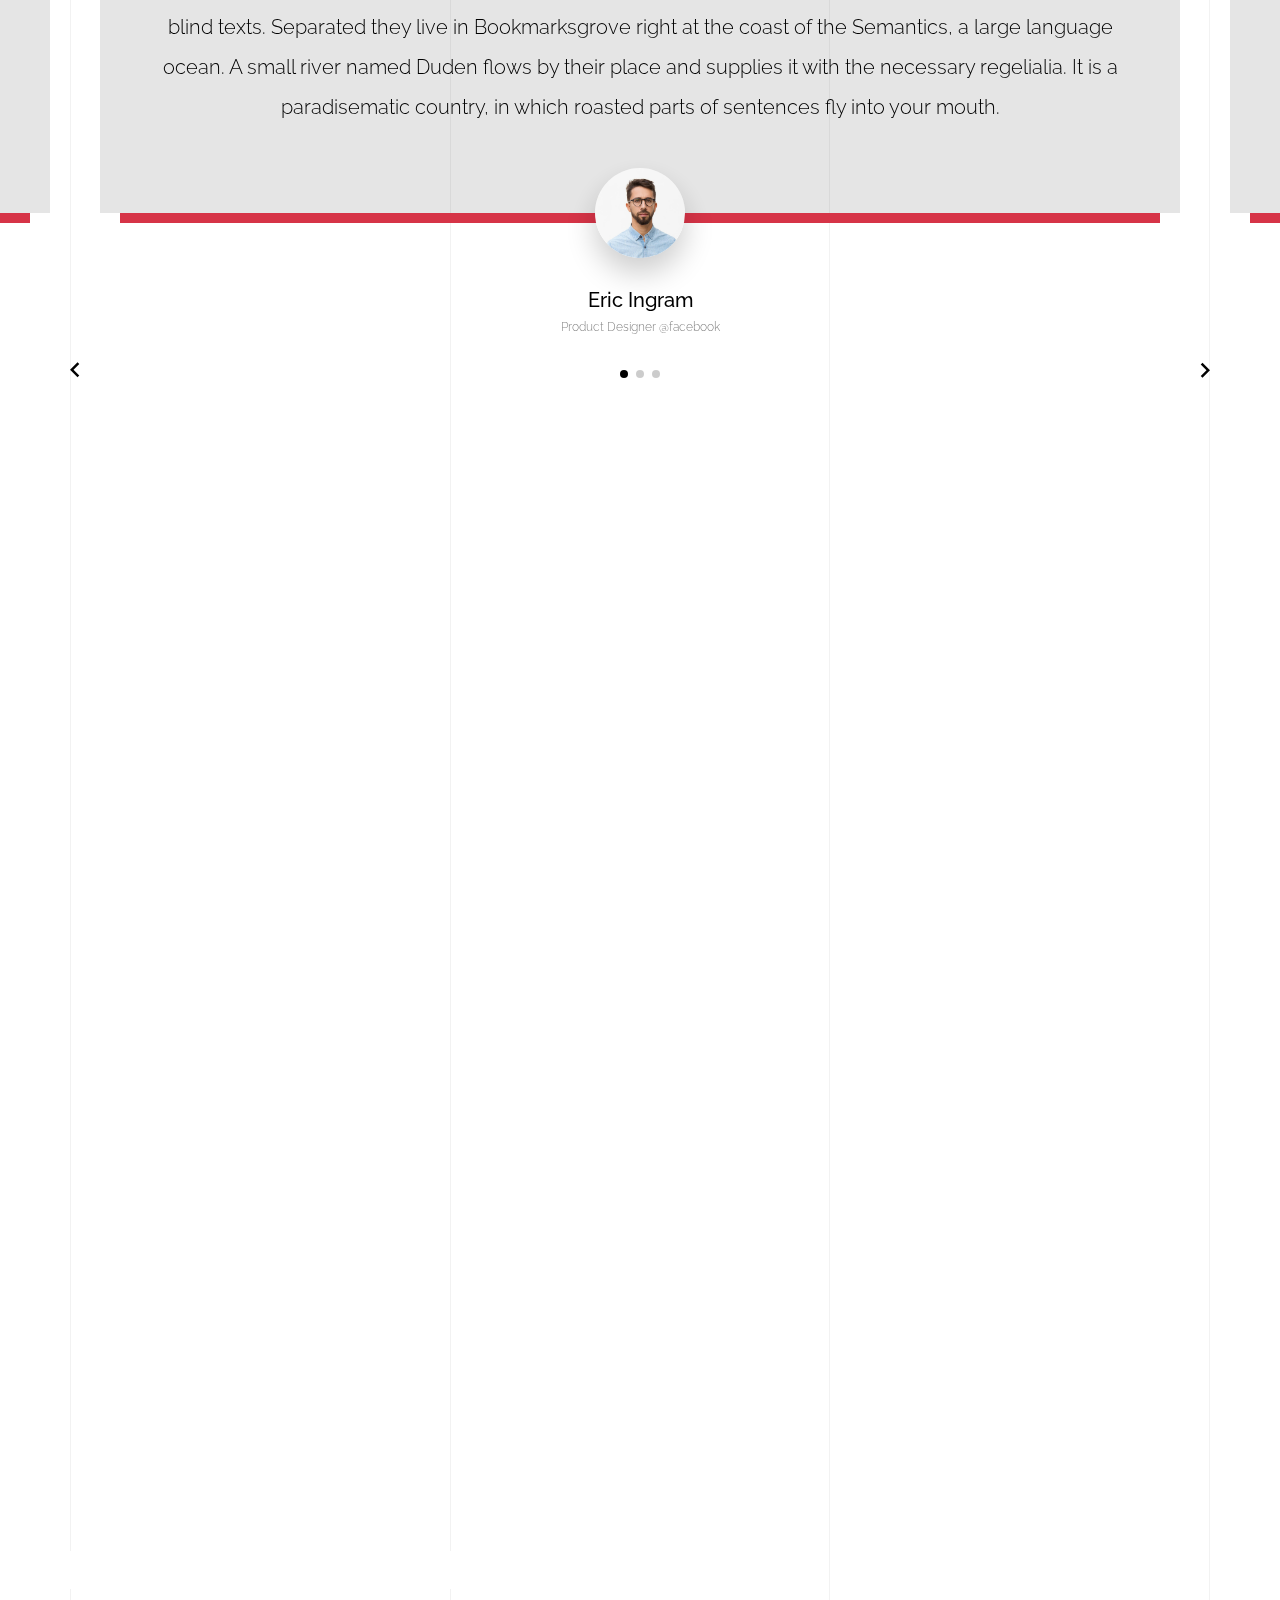
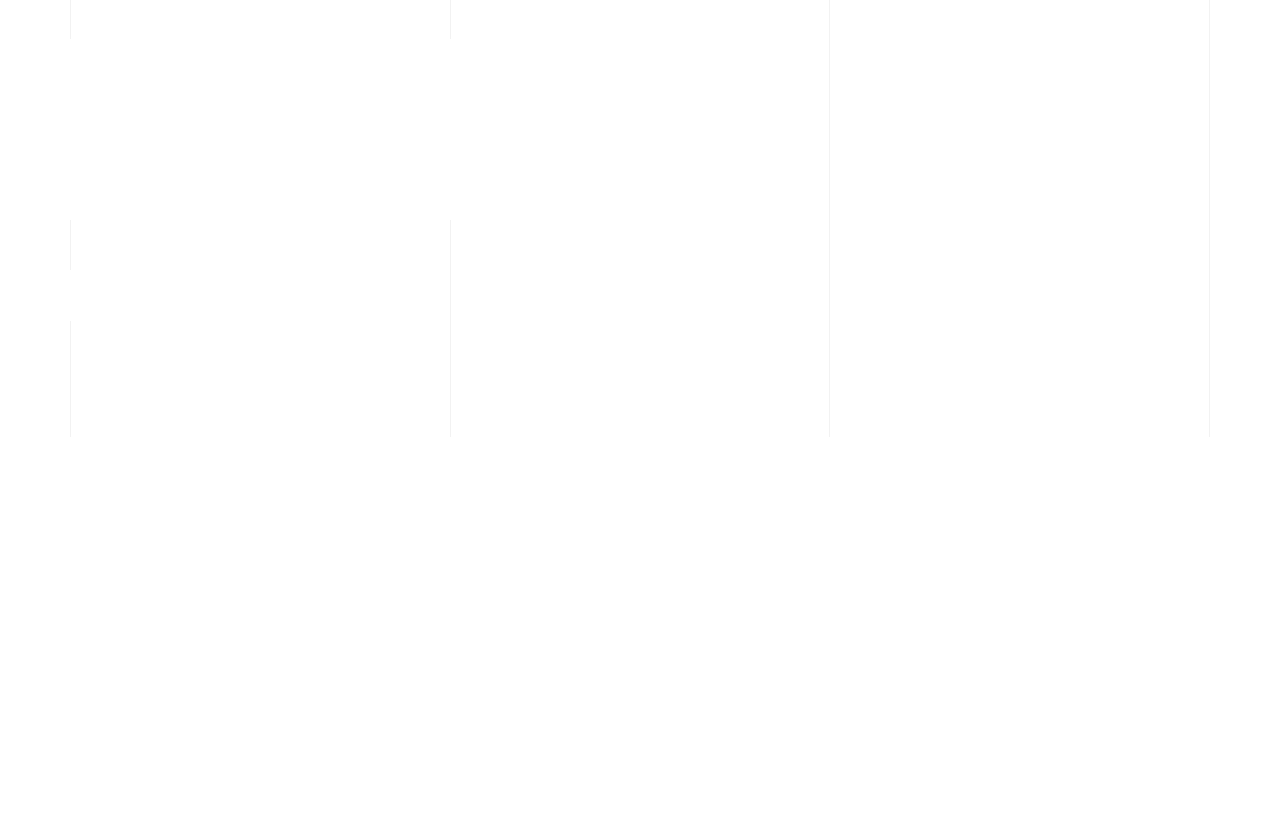
<file: light/index-right-menu.html>
<!doctype html>
<html lang="en">
  <head>
    <title>Unfold &mdash; A onepage portfolio HTML template by Unslate.co</title>
    <meta charset="utf-8">
    <meta name="viewport" content="width=device-width, initial-scale=1, shrink-to-fit=no">

    <meta name="description" content="A onepage portfolio HTML template by Unslate.co">
    <meta name="keywords" content="html, css, javascript, jquery">
    <meta name="author" content="Unslate.co">

    <link rel="stylesheet" href="css/vendor/icomoon/style.css">
    <link rel="stylesheet" href="css/vendor/owl.carousel.min.css">
    <link rel="stylesheet" href="css/vendor/aos.css">
    <link rel="stylesheet" href="css/vendor/animate.min.css">
    <link rel="stylesheet" href="css/vendor/bootstrap.min.css">
    <link rel="stylesheet" href="css/vendor/jquery.fancybox.min.css">
    

    <!-- Theme Style -->
    <link rel="stylesheet" href="css/style.css">

  </head>
  <body data-spy="scroll" data-target=".site-nav-target" data-offset="200">

    <nav class="unslate_co--site-mobile-menu">
      <div class="close-wrap d-flex">
        <a href="#" class="d-flex ml-auto js-menu-toggle">
          <span class="close-label">Close</span>
          <div class="close-times">
            <span class="bar1"></span>
            <span class="bar2"></span>
          </div>
        </a>
      </div>
      <div class="site-mobile-inner"></div>
    </nav>


    <div class="unslate_co--site-wrap">

      <div class="unslate_co--site-inner">

        <div class="lines-wrap">
          <div class="lines-inner">
            <div class="lines"></div>
          </div>
        </div>
        <!-- END lines -->
      
      <nav class="unslate_co--site-nav site-nav-target">

        <div class="container">
        
          <div class="row align-items-center justify-content-between text-left">

            <div class="col-3">
              <div class="site-logo">
                <a href="index-right-menu.html" class="unslate_co--site-logo">Unfold<span>.</span></a>
              </div>
            </div>
            <div class="col text-right">
              <ul class="site-nav-ul js-clone-nav text-left d-none d-lg-inline-block">
                <li class="has-children">
                  <a href="#home-section" class="nav-link">Home</a>
                  <ul class="dropdown">
                    <li>
                      <a href="index.html">Hero Image BG</a>
                    </li>
                    <li>
                      <a href="index-video.html">Video BG</a>
                    </li>
                    <li>
                      <a href="index-hero-slider.html">Hero Slider</a>
                    </li>
                    <li>
                      <a href="index-sidebar-menu.html">Sidebar Menu</a>
                    </li>
                    <li>
                      <a href="index-right-menu.html">Right Menu</a>
                    </li>
                  </ul>
                </li>
                <li><a href="#portfolio-section" class="nav-link">Portfolio</a></li>
                <li><a href="#about-section" class="nav-link">About</a></li>
                <li><a href="#services-section" class="nav-link">Services</a></li>
                <li><a href="#skills-section" class="nav-link">Skills</a></li>
                <li><a href="#testimonial-section" class="nav-link">Testimonial</a></li>
                <li><a href="#journal-section" class="nav-link">Journal</a></li>
                <li><a href="#contact-section" class="nav-link">Contact</a></li>
              </ul>

              <ul class="site-nav-ul-none-onepage text-right d-inline-block d-lg-none">
                <li><a href="#" class="js-menu-toggle">Menu</a></li>
              </ul>
            </div>
            
          </div>
        </div>

      </nav>
      <!-- END nav -->

      <div class="cover-v1 jarallax overlay" style="background-image: url('images/cover_bg_1.jpg');" id="home-section">
        <div class="container">
          <div class="row align-items-center">
              
            <div class="col-md-7 mx-auto text-center">
              <h1 class="heading gsap-reveal-hero text-white">Unfold</h1>
              <h2 class="subheading gsap-reveal-hero text-white">I’m Eric Woodman A Product Designer Based In San Francisco</h2>
            </div>

          </div>
        </div>


        <!-- dov -->
        <a href="#portfolio-section" class="mouse-wrap smoothscroll">
          <span class="mouse">
            <span class="scroll"></span>
          </span>
          <span class="mouse-label">Scroll</span>
        </a>

      </div>
      <!-- END .cover-v1 -->

      <div class="unslate_co--section" id="portfolio-section">
        <div class="container">
          
          
          <div class="relative"><div class="loader-portfolio-wrap"><div class="loader-portfolio dark"></div></div> </div>
          <div id="portfolio-single-holder"></div>

          <div class="portfolio-wrapper">

            <div class="d-flex align-items-center mb-4 gsap-reveal gsap-reveal-filter">
              <h2 class="mr-auto heading-h2">Portfolio</h2>
              
              <a href="#" class="text-black js-filter d-inline-block d-lg-none">Filter</a>
              
              <div class="filter-wrap">
                <div class="filter ml-auto" id="filters">
                  <a href="#" class="active" data-filter="*">All</a>
                  <a href="#" data-filter=".web">Web</a>
                  <a href="#" data-filter=".branding">Branding</a>
                  <a href="#" data-filter=".illustration">Illustration</a>
                  <a href="#" data-filter=".packaging">Packaging</a>
                </div>
              </div>
            </div>


            
            <div id="posts" class="row gutter-isotope-item">
              <div class="item web branding col-sm-6 col-md-6 col-lg-4 isotope-mb-2">
                <a href="portfolio-single-1.html" class="portfolio-item ajax-load-page isotope-item gsap-reveal-img" data-id="1">
                    <div class="overlay">
                      <span class="wrap-icon icon-link2"></span>
                      <div class="portfolio-item-content">
                        <h3>Shoe Rebranding</h3>
                        <p>web, branding</p>
                      </div>
                    </div>
                    <img src="images/work_1_md.jpg" class="lazyload  img-fluid" alt="Images" />
                  </a>
              </div>
              <div class="item branding packaging illustration col-sm-6 col-md-6 col-lg-4 isotope-mb-2 ">
                <a href="portfolio-single-3.html" class="portfolio-item ajax-load-page item-portrait isotope-item gsap-reveal-img" data-id="3">
                    <div class="overlay">
                      <span class="wrap-icon icon-link2"></span>
                      <div class="portfolio-item-content">
                        <h3>Reworking</h3>
                        <p>branding, packaging, illustration</p>
                      </div>
                    </div>
                    <img src="images/work_2_md.jpg" class="lazyload  img-fluid" alt="Images" />
                  </a>
              </div>

              <div class="item branding packaging col-sm-6 col-md-6 col-lg-4 isotope-mb-2">
                <a href="portfolio-single-4.html" class="portfolio-item isotope-item ajax-load-page gsap-reveal-img" data-id="4">
                    <div class="overlay">
                      <span class="wrap-icon icon-link2"></span>
                      <div class="portfolio-item-content">
                        <h3>Modern Building</h3>
                        <p>branding, packaging</p>
                      </div>
                    </div>
                    <img src="images/work_3_md.jpg" class="lazyload  img-fluid" alt="Images" />
                  </a>
              </div>

              <div class="item web packaging col-sm-6 col-md-6 col-lg-4 isotope-mb-2">

                <a href="images/work_4_full.jpg" class="portfolio-item isotope-item gsap-reveal-img" data-fancybox="gallery" data-caption="Watch">
                    <div class="overlay">
                      <span class="wrap-icon icon-photo2"></span>
                      <div class="portfolio-item-content">
                        <h3>Watch</h3>
                        <p>web, packaging</p>
                      </div>
                    </div>
                    <img src="images/work_4_full.jpg" class="lazyload  img-fluid" alt="Images" />
                  </a>

              </div>

              <div class="item illustration packaging col-sm-6 col-md-6 col-lg-4 isotope-mb-2">
                <a href="images/work_5_md.jpg" class="portfolio-item isotope-item gsap-reveal-img" data-fancybox="gallery" data-caption="Shoe Rebranding">
                    <div class="overlay">
                      <span class="wrap-icon icon-photo2"></span>
                      <div class="portfolio-item-content">
                        <h3>Shoe Rebranding</h3>
                        <p>illustration, packaging</p>
                      </div>
                    </div>
                    <img src="images/work_5_md.jpg" class="lazyload  img-fluid" alt="Images" />
                  </a>
              </div>

              <div class="item web branding col-sm-6 col-md-6 col-lg-4 isotope-mb-2">
                <a href="portfolio-single-2.html" class="portfolio-item ajax-load-page item-portrait isotope-item gsap-reveal-img" data-id="2">
                    <div class="overlay">
                      <span class="wrap-icon icon-link2"></span>
                      <div class="portfolio-item-content">
                        <h3>Reshape</h3>
                        <p>web, branding</p>
                      </div>
                    </div>
                    <img src="images/work_6_md.jpg" class="lazyload  img-fluid" alt="Images" />
                  </a>
              </div>

              <div class="item branding packaging col-sm-6 col-md-6 col-lg-4 isotope-mb-2">
                <a href="images/work_7_a_md.jpg" class="portfolio-item item-portrait isotope-item gsap-reveal-img" data-fancybox="gallery" data-caption="Modern Building">
                    <div class="overlay">
                      <span class="wrap-icon icon-photo2"></span>
                      <div class="portfolio-item-content">
                        <h3>Modern Building</h3>
                        <p>branding, packaging</p>
                      </div>
                    </div>
                    <img src="images/work_7_a_md.jpg" class="lazyload  img-fluid" alt="Images" />
                  </a>
              </div>

              <div class="item web branding col-sm-6 col-md-6 col-lg-4 isotope-mb-2">
                <a href="https://www.youtube.com/watch?v=mwtbEGNABWU" class="portfolio-item isotope-item gsap-reveal-img" data-fancybox="gallery" data-caption="Showreel 2019">
                    <div class="overlay">
                      <span class="wrap-icon icon-play_circle_filled"></span>
                      <div class="portfolio-item-content">
                        <h3>Showreel 2019</h3>
                        <p>web, branding</p>
                      </div>
                    </div>
                    <img src="images/work_8_md.jpg" class="lazyload  img-fluid" alt="Images" />
                  </a>
              </div>

              <div class="item web illustration col-sm-6 col-md-6 col-lg-4 isotope-mb-2">
                <a href="images/work_9_a_md.jpg" class="portfolio-item isotope-item gsap-reveal-img" data-fancybox="gallery" data-caption="Render Packaging">
                    <div class="overlay">
                      <span class="wrap-icon icon-photo2"></span>
                      <div class="portfolio-item-content">
                        <h3>Render Packaging</h3>
                        <p>web, illustration</p>
                      </div>
                    </div>
                    <img src="images/work_9_a_md.jpg" class="lazyload  img-fluid" alt="Images" />
                  </a>
              </div>

            </div>
            
          </div>


        </div>
      </div>


      <div class="unslate_co--section">
        <div class="container">
          <div class="owl-carousel logo-slider">
            <div class="logo-v1 gsap-reveal">
              <img src="images/logo-google.png" alt="Image" class="img-fluid">
            </div>
            <div class="logo-v1 gsap-reveal">
              <img src="images/logo-puma.png" alt="Image" class="img-fluid">
            </div>
            <div class="logo-v1 gsap-reveal">
              <img src="images/logo-paypal.png" alt="Image" class="img-fluid">
            </div>
            <div class="logo-v1 gsap-reveal">
              <img src="images/logo-adobe.png" alt="Image" class="img-fluid">
            </div>
          </div>
        </div>
      </div>



      <div class="unslate_co--section" id="about-section">
        <div class="container">
          
          <div class="section-heading-wrap text-center mb-5">
            <h2 class="heading-h2 text-center divider"><span class="gsap-reveal">About Me</span></h2>
            <span class="gsap-reveal"><img src="images/divider.png" alt="divider" width="76"></span>
          </div>
          

          <div class="row mt-5 justify-content-between">
            <div class="col-lg-7 mb-5 mb-lg-0" data-aos="fade-up">
              <figure class="dotted-bg gsap-reveal-img">
                <img src="images/about_me_pic.jpg" alt="Image" class="img-fluid">
              </figure>
            </div>
            <div class="col-lg-4 pr-lg-5">
              <h3 class="mb-4 heading-h3"><span class="gsap-reveal">We can make it together</span></h3>
              <p class="lead gsap-reveal">Far far away, behind the word mountains, far from the countries Vokalia and Consonantia, there <a href="#">live the blind</a> texts. </p>
              <p class="mb-4 gsap-reveal">A small river named Duden flows by their place and supplies it with the necessary regelialia. It is a paradisematic country, in which roasted parts of sentences fly into your mouth.</p>
              <p class="gsap-reveal"><a href="#" class="btn btn-outline-pill btn-custom-light">Download my CV</a></p>
            </div>
          </div>
        </div>
      </div>

      <div class="unslate_co--section" id="services-section">
        <div class="container">

          <div class="section-heading-wrap text-center mb-5">
            <h2 class="heading-h2 text-center divider"><span class="gsap-reveal">My Services</span></h2>
            <span class="gsap-reveal"><img src="images/divider.png" alt="divider" width="76"></span>
          </div>

          <div class="row gutter-v3">
            <div class="col-md-6 col-lg-4 mb-4">
              <div class="feature-v1" data-aos="fade-up" data-aos-delay="0">
                <div class="wrap-icon mb-3">
                  <img src="images/svg/001-options.svg" alt="Image" width="45">
                </div>
                <h3>Digital <br> Strategy</h3>
                <p>A small river named Duden flows by their place and supplies it with the necessary regelialia. </p>
              </div> 
            </div>
            <div class="col-md-6 col-lg-4 mb-4">
              <div class="feature-v1" data-aos="fade-up" data-aos-delay="100">
                <div class="wrap-icon mb-3">
                  <img src="images/svg/002-chat.svg" alt="Icon" width="45">
                </div>
                <h3>Web <br> Design</h3>
                <p>A small river named Duden flows by their place and supplies it with the necessary regelialia. </p>
              </div> 
            </div>
            <div class="col-md-6 col-lg-4 mb-4">
              <div class="feature-v1" data-aos="fade-up" data-aos-delay="200">
                <div class="wrap-icon mb-3">
                  <img src="images/svg/003-contact-book.svg" alt="Image" class="img-fluid" width="45">
                </div>
                <h3>User <br> Experience</h3>
                <p>A small river named Duden flows by their place and supplies it with the necessary regelialia. </p>
              </div> 
            </div>

            <div class="col-md-6 col-lg-4 mb-4">
              <div class="feature-v1" data-aos="fade-up" data-aos-delay="0">
                <div class="wrap-icon mb-3">
                  <img src="images/svg/004-percentage.svg" alt="Image" width="45">
                </div>
                <h3>Web <br> Development</h3>
                <p>A small river named Duden flows by their place and supplies it with the necessary regelialia. </p>
              </div> 
            </div>
            <div class="col-md-6 col-lg-4 mb-4">
              <div class="feature-v1" data-aos="fade-up" data-aos-delay="100">
                <div class="wrap-icon mb-3">
                  <img src="images/svg/006-goal.svg" alt="Image" width="45">
                </div>
                <h3>WordPress <br> Solutions</h3>
                <p>A small river named Duden flows by their place and supplies it with the necessary regelialia. </p>
              </div> 
            </div>
            <div class="col-md-6 col-lg-4 mb-4">
              <div class="feature-v1" data-aos="fade-up" data-aos-delay="200">
                <div class="wrap-icon mb-3">
                  <img src="images/svg/005-line-chart.svg" alt="Image" width="45">
                </div>
                <h3>Mobile <br> Applications</h3>
                <p>A small river named Duden flows by their place and supplies it with the necessary regelialia. </p>
              </div> 
            </div>

          </div>

        </div>
      </div>

      <div class="unslate_co--section section-counter" id="skills-section">
        <div class="container">
          <div class="section-heading-wrap text-center mb-5">
            <h2 class="heading-h2 text-center divider"><span class="gsap-reveal">My Skills</span></h2>
            <span class="gsap-reveal"><img src="images/divider.png" alt="divider" width="76"></span>
          </div>


          <div class="row pt-5">
            <div class="col-6 col-sm-6 mb-5 mb-lg-0 col-md-6 col-lg-3" data-aos="fade-up" data-aos-delay="0">
              <div class="counter-v1 text-center">
                <span class="number-wrap">
                  <span class="number number-counter" data-number="90">0</span>
                  <span class="append-text">%</span>
                </span>
                <span class="counter-label">WordPress</span>
              </div>
            </div>
            <div class="col-6 col-sm-6 mb-5 mb-lg-0 col-md-6 col-lg-3" data-aos="fade-up" data-aos-delay="100">
              <div class="counter-v1 text-center">
                <span class="number-wrap">
                  <span class="number number-counter" data-number="99">0</span>
                  <span class="append-text">%</span>
                </span>
                <span class="counter-label">HTML/CSS</span>
              </div>
            </div>
            <div class="col-6 col-sm-6 mb-5 mb-lg-0 col-md-6 col-lg-3" data-aos="fade-up" data-aos-delay="200">
              <div class="counter-v1 text-center">
                <span class="number-wrap">
                  <span class="number number-counter" data-number="95">0</span>
                  <span class="append-text">%</span>
                </span>
                <span class="counter-label">jQuery</span>
              </div>
            </div>
            <div class="col-6 col-sm-6 mb-5 mb-lg-0 col-md-6 col-lg-3" data-aos="fade-up" data-aos-delay="300">
              <div class="counter-v1 text-center">
                <span class="number-wrap">
                  <span class="number number-counter" data-number="100">0</span>
                  <span class="append-text">%</span>
                </span>
                <span class="counter-label">Design</span>
              </div>
            </div>
          </div>
        </div>
      </div>
      <!-- END .counter -->

      <div class="unslate_co--section" id="testimonial-section">
        <div class="container">
          <div class="section-heading-wrap text-center mb-5">
            <h2 class="heading-h2 text-center divider"><span class="gsap-reveal">My Happy Clients</span></h2>
            <span class="gsap-reveal"><img src="images/divider.png" alt="divider" width="76"></span>
          </div>
        </div>

        <div class="owl-carousel testimonial-slider">
          <div>
            <div class="testimonial-v1">
              <div class="testimonial-inner-bg">
                <span class="quote">&ldquo;</span>
                <blockquote>
                  Far far away, behind the word mountains, far from the countries Vokalia and Consonantia, there live the blind texts. Separated they live in Bookmarksgrove right at the coast of the Semantics, a large language ocean. A small river named Duden flows by their place and supplies it with the necessary regelialia. It is a paradisematic country, in which roasted parts of sentences fly into your mouth.
                </blockquote>
              </div>
              
              <div class="testimonial-author-info">
                <img src="images/person_man_1.jpg" alt="Image">
                <h3>Eric Ingram</h3>
                <span class="d-block position">Product Designer @facebook</span>
              </div>

            </div>
          </div>
          <div>
            <div class="testimonial-v1">
              <div class="testimonial-inner-bg">
                <span class="quote">&ldquo;</span>
                <blockquote>
                  Far far away, behind the word mountains, far from the countries Vokalia and Consonantia, there live the blind texts. Separated they live in Bookmarksgrove right at the coast of the Semantics, a large language ocean. A small river named Duden flows by their place and supplies it with the necessary regelialia. It is a paradisematic country, in which roasted parts of sentences fly into your mouth.
                </blockquote>
              </div>
              
              <div class="testimonial-author-info">
                <img src="images/person_man_2.jpg" alt="Image">
                <h3>Ryan Mullins</h3>
                <span class="d-block position">Product Designer @Shopify</span>
              </div>

            </div>
          </div>
          <div>
            <div class="testimonial-v1">
              <div class="testimonial-inner-bg">
                <span class="quote">&ldquo;</span>
                <blockquote>
                  Far far away, behind the word mountains, far from the countries Vokalia and Consonantia, there live the blind texts. Separated they live in Bookmarksgrove right at the coast of the Semantics, a large language ocean. A small river named Duden flows by their place and supplies it with the necessary regelialia. It is a paradisematic country, in which roasted parts of sentences fly into your mouth.
                </blockquote>
              </div>
              
              <div class="testimonial-author-info">
                <img src="images/person_woman_1.jpg" alt="Image">
                <h3>Erica Miller</h3>
                <span class="d-block position">Product Designer @Twitter</span>
              </div>

            </div>
          </div>
        </div>

      </div>
      <!-- END testimonial -->

      <div class="unslate_co--section" id="journal-section">
        <div class="container">
          <div class="section-heading-wrap text-center mb-5">
            <h2 class="heading-h2 text-center divider"><span class="gsap-reveal">My Journal</span></h2>
            <span class="gsap-reveal"><img src="images/divider.png" alt="divider" width="76"></span>
          </div>

          
          <div class="row gutter-v4 align-items-stretch">
            <div class="col-sm-6 col-md-6 col-lg-8 blog-post-entry" data-aos="fade-up" data-aos-delay="0">

              <a href="blog-single.html" class="grid-item blog-item w-100 h-100">
                <div class="overlay">
                  <div class="portfolio-item-content">
                    <h3>A Mounteering Guide For Beginners</h3>
                    <p class="post-meta">By Joefrey <span class="small">&bullet;</span> 5 mins read</p>
                  </div>
                </div>
                <img src="images/post_1.jpg" class="lazyload" alt="Image" />
              </a>


            </div>
            <div class="col-sm-6 col-md-6 col-lg-4 blog-post-entry" data-aos="fade-up" data-aos-delay="100">
              <a href="blog-single.html" class="grid-item blog-item w-100 h-100">
                <div class="overlay">
                  <div class="portfolio-item-content">
                    <h3>A Mounteering Guide For Beginners</h3>
                    <p class="post-meta">By Joefrey <span class="small">&bullet;</span> 5 mins read</p>
                  </div>
                </div>
                <img src="images/post_2.jpg" class="lazyload" alt="Image" />
              </a>
            </div>


            <div class="col-sm-6 col-md-6 col-lg-4 blog-post-entry" data-aos="fade-up" data-aos-delay="0">

              <a href="blog-single.html" class="grid-item blog-item w-100 h-100">
                <div class="overlay">
                  <div class="portfolio-item-content">
                    <h3>A Mounteering Guide For Beginners</h3>
                    <p class="post-meta">By Joefrey <span class="small">&bullet;</span> 5 mins read</p>
                  </div>
                </div>
                <img src="images/post_3.jpg" class="lazyload" alt="Image" />
              </a>


            </div>
            <div class="col-sm-6 col-md-6 col-lg-4 blog-post-entry" data-aos="fade-up" data-aos-delay="100">
              <a href="blog-single.html" class="grid-item blog-item w-100 h-100">
                <div class="overlay">
                  <div class="portfolio-item-content">
                    <h3>A Mounteering Guide For Beginners</h3>
                    <p class="post-meta">By Joefrey <span class="small">&bullet;</span> 5 mins read</p>
                  </div>
                </div>
                <img src="images/post_4.jpg" class="lazyload" alt="Image" />
              </a>
            </div>

            <div class="col-sm-6 col-md-6 col-lg-4 blog-post-entry" data-aos="fade-up" data-aos-delay="200">
              <a href="blog-single.html" class="grid-item blog-item w-100 h-100">
                <div class="overlay">
                  <div class="portfolio-item-content">
                    <h3>A Mounteering Guide For Beginners</h3>
                    <p class="post-meta">By Joefrey <span class="small">&bullet;</span> 5 mins read</p>
                  </div>
                </div>
                <img src="images/post_5.jpg" class="lazyload" alt="Image" />
              </a>
            </div>


          </div>

        </div>
      </div>
      <!-- END blog posts -->


      <div class="unslate_co--section" id="contact-section">
        <div class="container">
          <div class="section-heading-wrap text-center mb-5">
            <h2 class="heading-h2 text-center divider"><span class="gsap-reveal">Get In Touch</span></h2>
            <span class="gsap-reveal"><img src="images/divider.png" alt="divider" width="76"></span>
          </div>


          <div class="row justify-content-between">
            
            <div class="col-md-6">
              <form method="post" class="form-outline-style-v1" id="contactForm">
                <div class="form-group row mb-0">

                  <div class="col-lg-6 form-group gsap-reveal">
                    <label for="name">Name</label>
                    <input name="name" type="text" class="form-control" id="name">
                  </div>
                  <div class="col-lg-6 form-group gsap-reveal">
                    <label for="email">Email</label>
                    <input name="email" type="email" class="form-control" id="email">
                  </div>
                  <div class="col-lg-12 form-group gsap-reveal">
                    <label for="message">Write your message...</label>
                    <textarea name="message" id="message" cols="30" rows="7" class="form-control"></textarea>
                  </div>
                </div>
                <div class="form-group row gsap-reveal">
                    <div class="col-md-12 d-flex align-items-center">
                      <input type="submit" class="btn btn-outline-pill btn-custom-light mr-3" value="Send Message">
                      <span class="submitting"></span>
                    </div>
                  </div>
              </form>
              <div id="form-message-warning" class="mt-4"></div> 
              <div id="form-message-success">
                Your message was sent, thank you!
              </div>

            </div>

            <div class="col-md-4">
              <div class="contact-info-v1">
                <div class="gsap-reveal d-block">
                  <span class="d-block contact-info-label">Email</span>
                  <a href="#" class="contact-info-val">info@unslate.co</a>
                </div>
                <div class="gsap-reveal d-block">
                  <span class="d-block contact-info-label">Phone</span>
                  <a href="#" class="contact-info-val">+12 345 6789 012</a>
                </div>
                <div class="gsap-reveal d-block">
                  <span class="d-block contact-info-label">Address</span>
                  <address class="contact-info-val">273 South Riverview Rd. <br> New York, NY 10011</address>
                </div>
              </div>
            </div>

          </div>
        </div>
      </div>
      </div>

      <footer class="unslate_co--footer unslate_co--section">
        <div class="container">
          <div class="row justify-content-center">
            <div class="col-md-7">
              
              <div class="footer-site-logo"><a href="#">Unfold<span>.</span></a></div>

              <ul class="footer-site-social">
                <li><a href="#">Facebook</a></li>
                <li><a href="#">Twitter</a></li>
                <li><a href="#">Instagram</a></li>
                <li><a href="#">Dribbble</a></li>
                <li><a href="#">Behance</a></li>
              </ul>

              <p class="site-copyright">
                <small>&copy; 2020 <a href="#">Unfold</a>. All Rights Reserved. Design with <span class="icon-heart text-danger"></span> by <a href="#">Unslate.co</a>.</small>
              </p>

            </div>
          </div>
        </div>
      </footer>

      
    </div>

    <!-- Loader -->
    <div id="unslate_co--overlayer"></div>
    <div class="site-loader-wrap">
      <div class="site-loader dark"></div>
    </div>

    <script src="js/scripts-dist.js"></script>
    <script src="js/main.js"></script>

    <!-- Global site tag (gtag.js) - Google Analytics -->
<script async src="https://www.googletagmanager.com/gtag/js?id=UA-157808202-1"></script>
<script>
  window.dataLayer = window.dataLayer || [];
  function gtag(){dataLayer.push(arguments);}
  gtag('js', new Date());

  gtag('config', 'UA-157808202-1');
</script>

  </body>
</html>
</file>
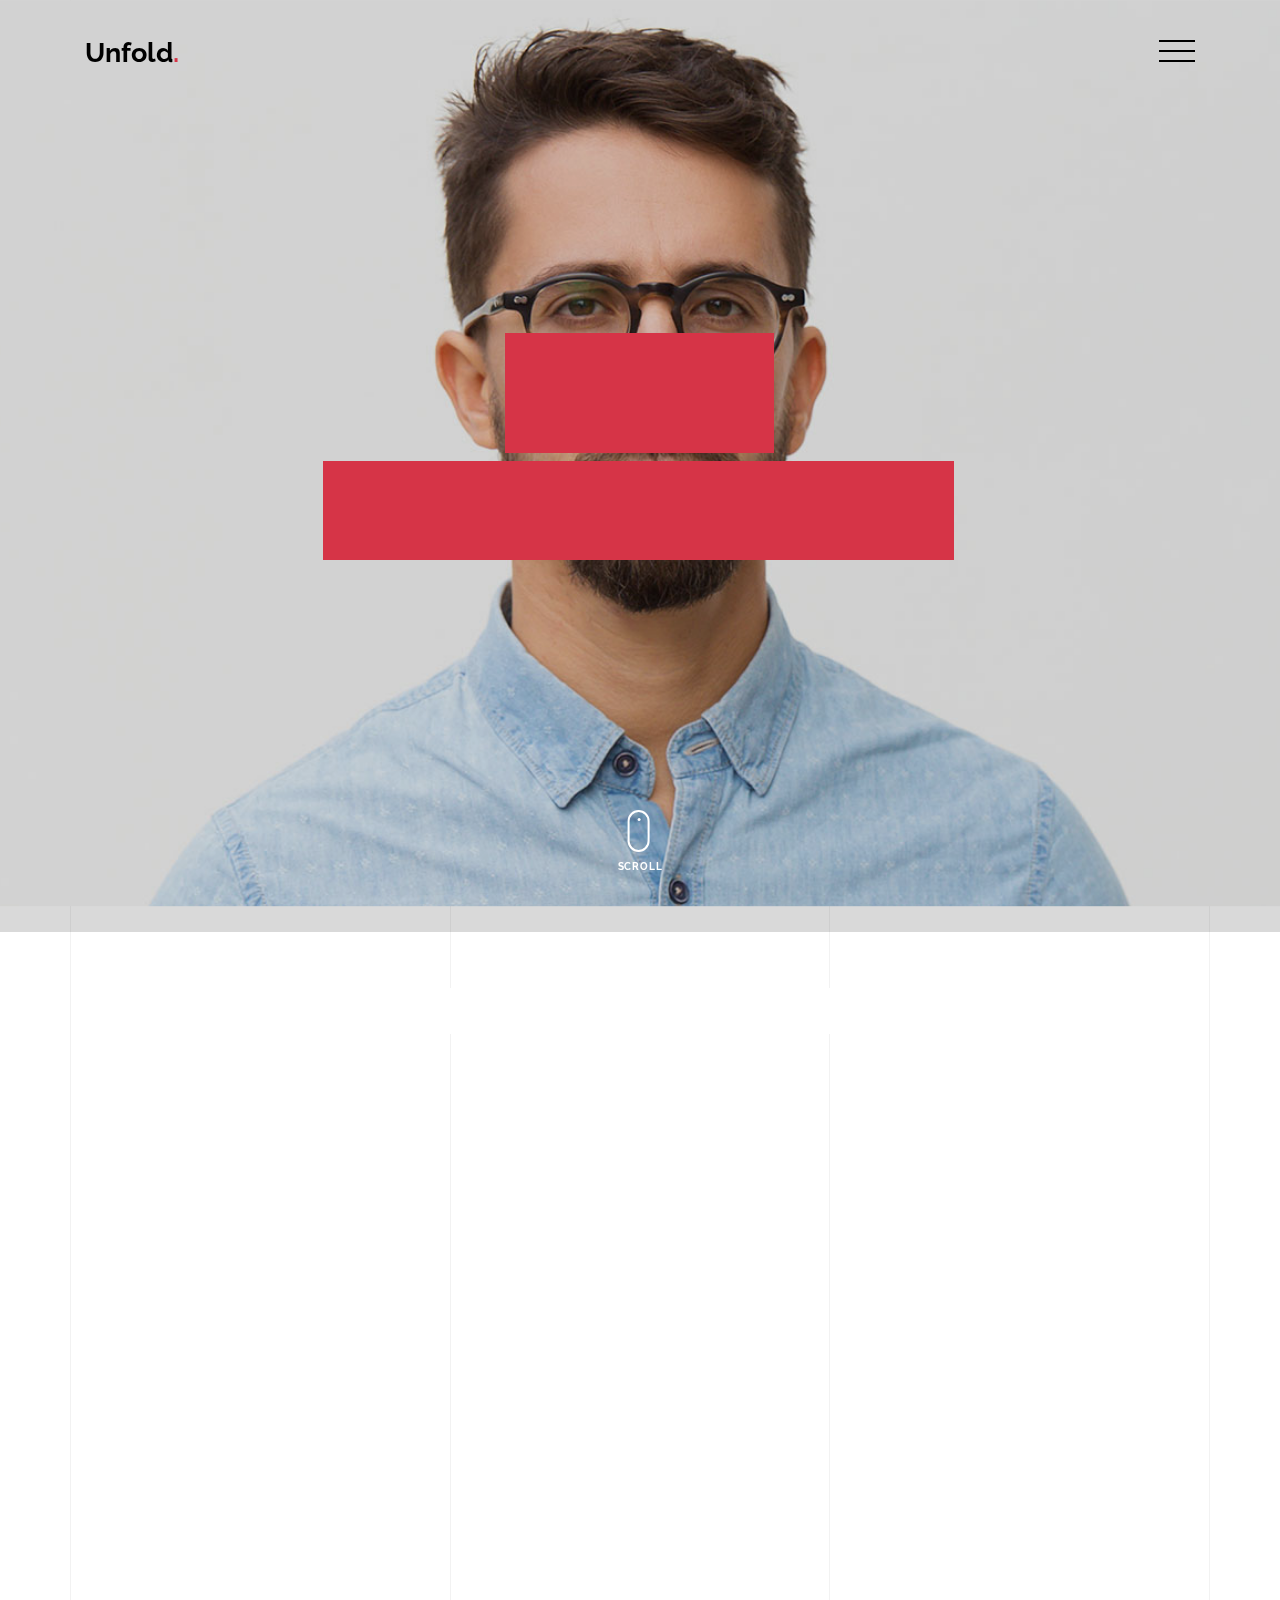
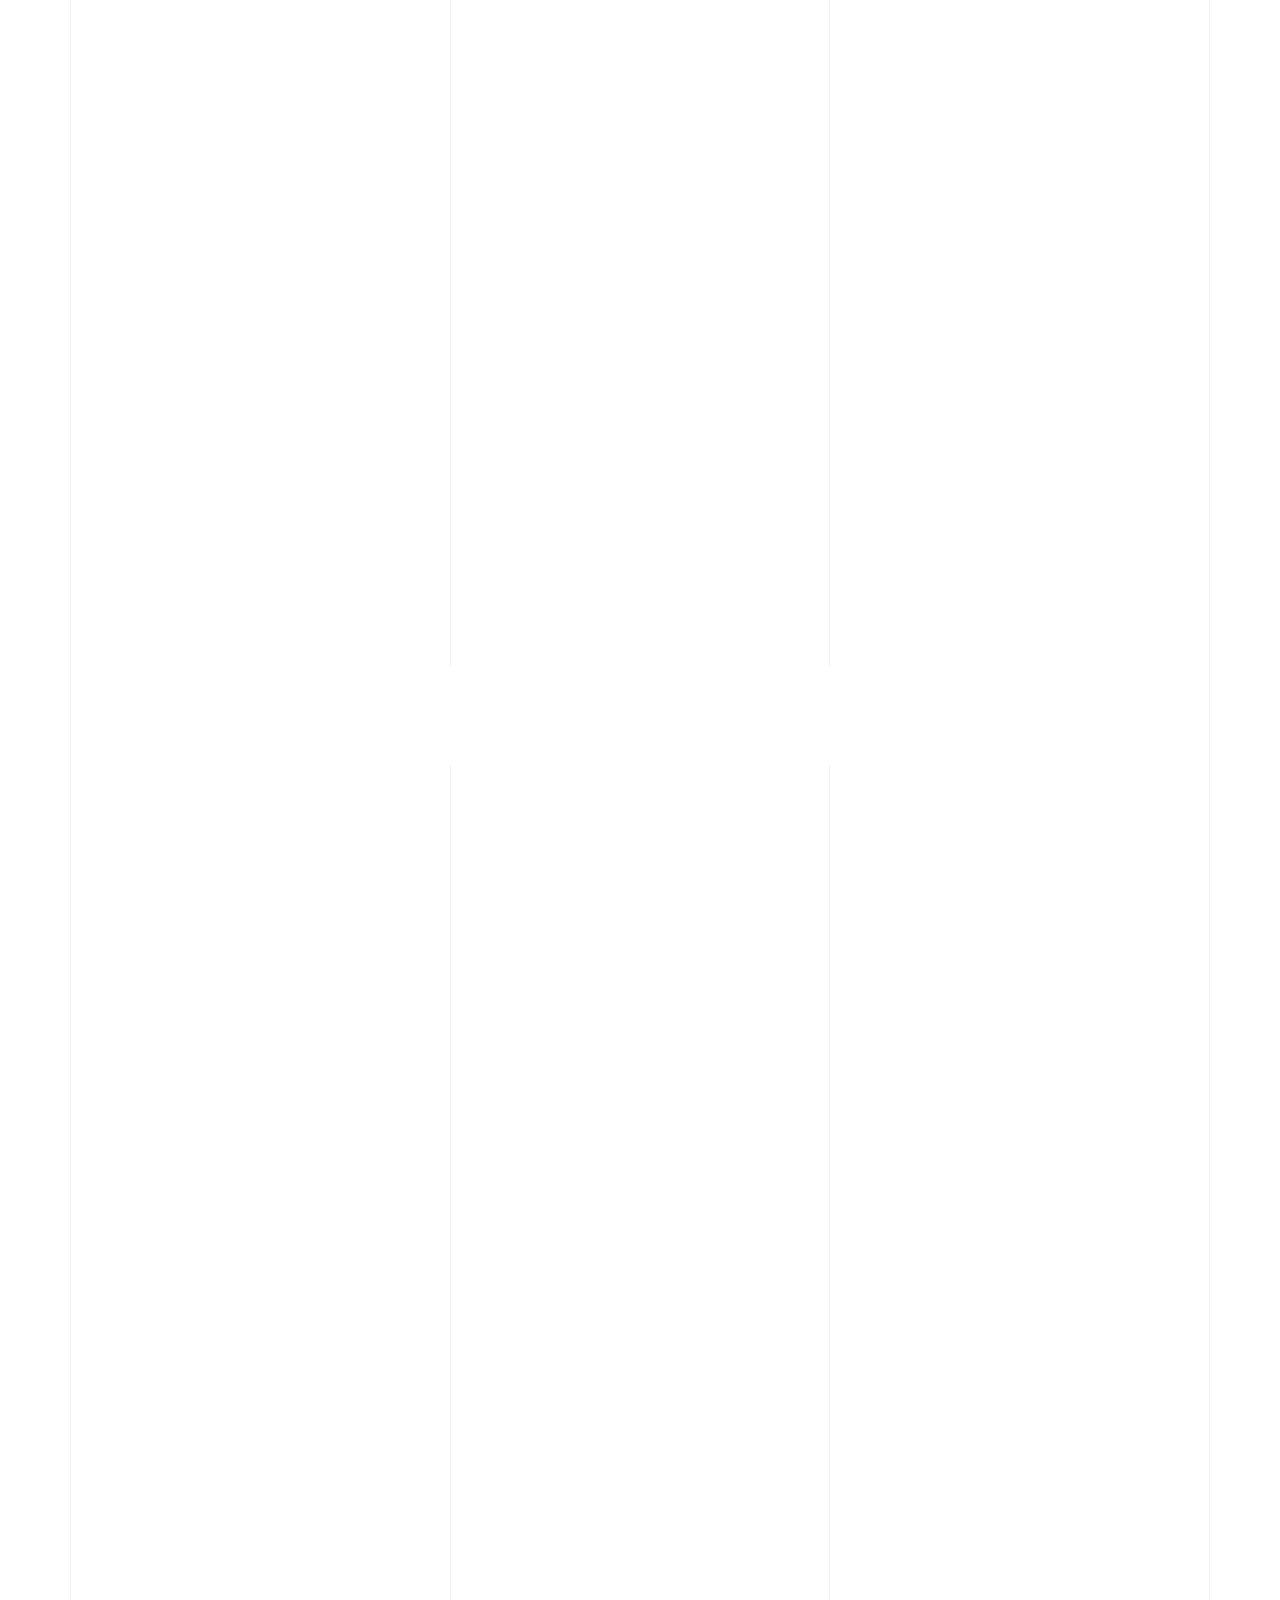
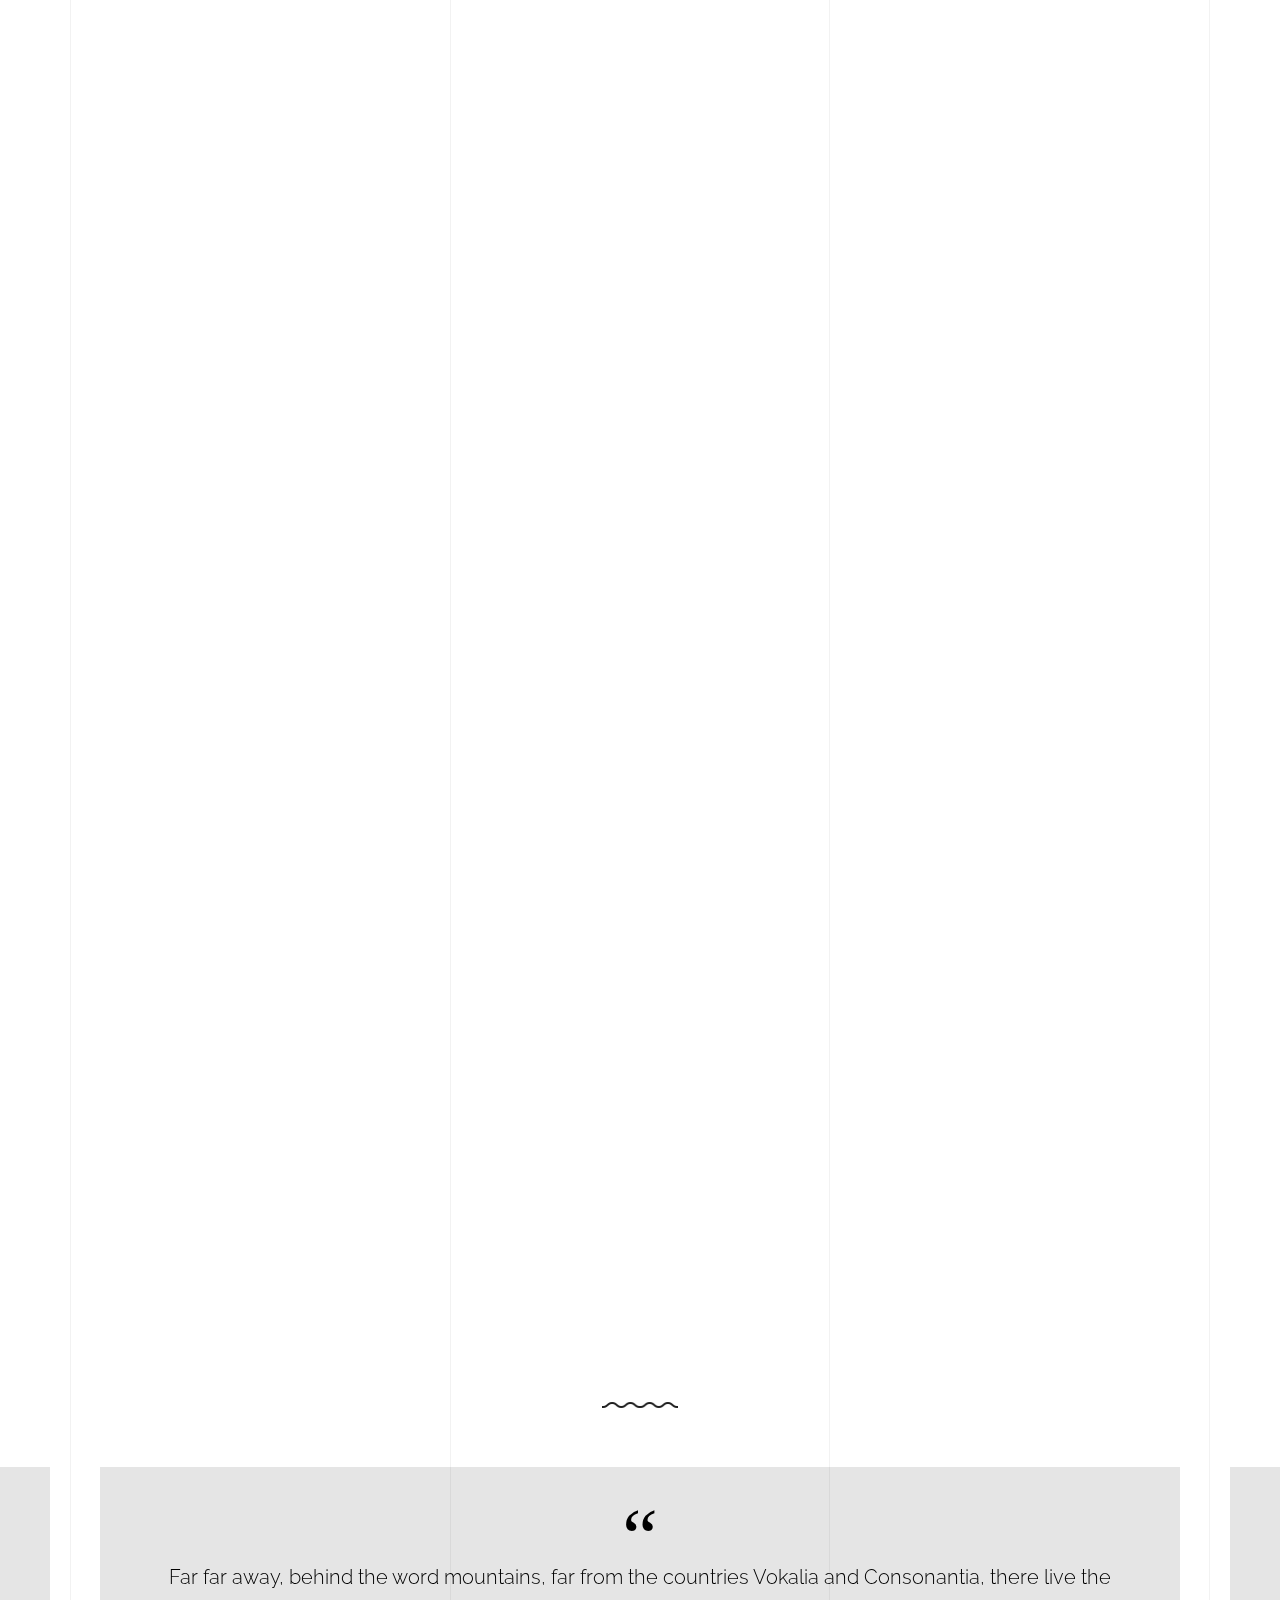
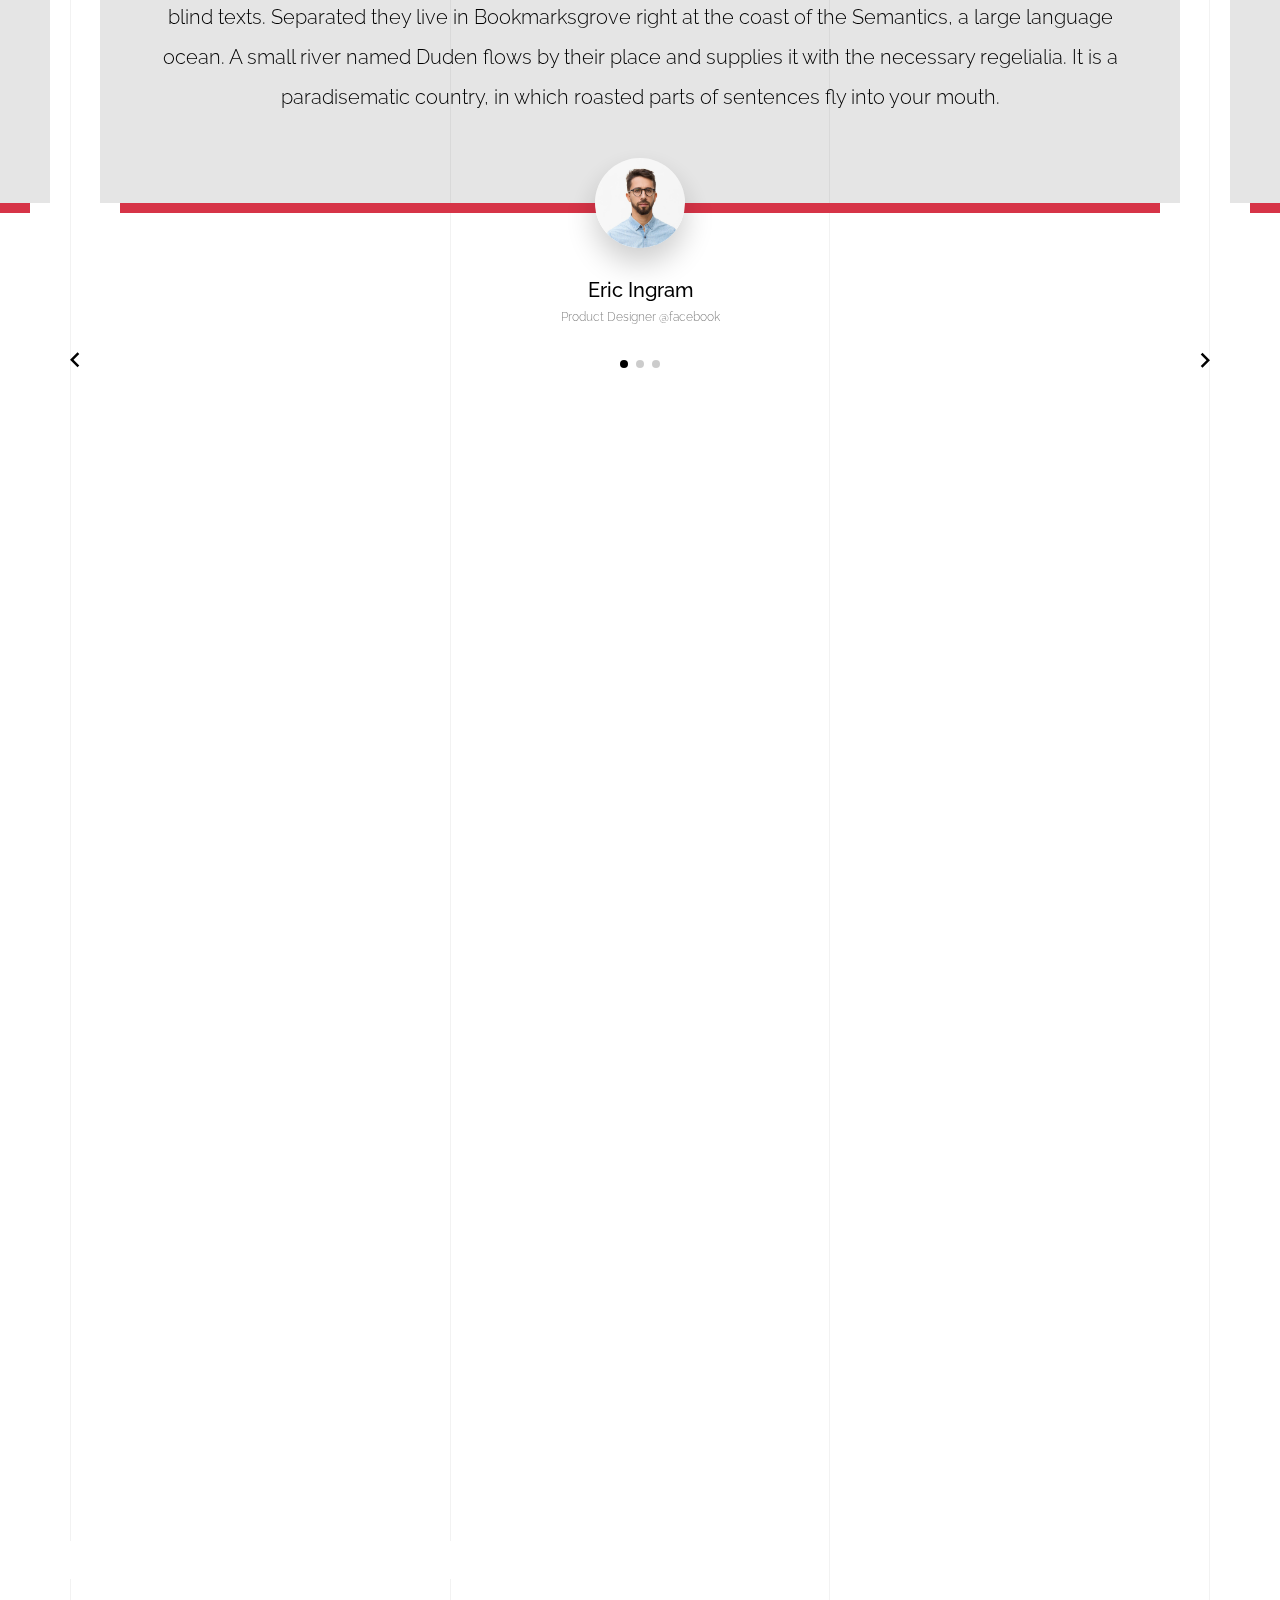
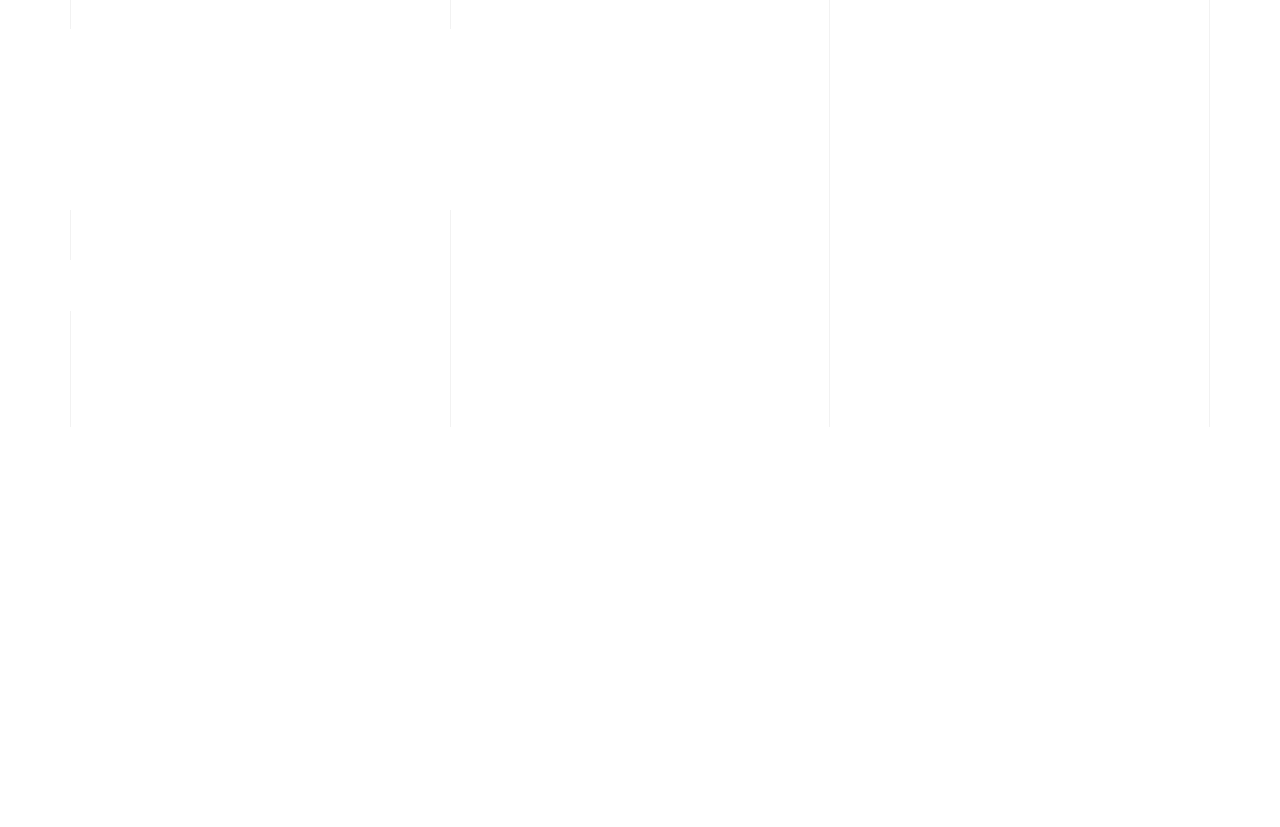
<file: light/index-sidebar-menu.html>
<!doctype html>
<html lang="en">
  <head>
    <title>Unfold &mdash; A onepage portfolio HTML template by Unslate.co</title>
    <meta charset="utf-8">
    <meta name="viewport" content="width=device-width, initial-scale=1, shrink-to-fit=no">

    <meta name="description" content="A onepage portfolio HTML template by Unslate.co">
    <meta name="keywords" content="html, css, javascript, jquery">
    <meta name="author" content="Unslate.co">

    <link rel="stylesheet" href="css/vendor/icomoon/style.css">
    <link rel="stylesheet" href="css/vendor/owl.carousel.min.css">
    <link rel="stylesheet" href="css/vendor/aos.css">
    <link rel="stylesheet" href="css/vendor/animate.min.css">
    <link rel="stylesheet" href="css/vendor/bootstrap.min.css">
    <link rel="stylesheet" href="css/vendor/jquery.fancybox.min.css">
    

    <!-- Theme Style -->
    <link rel="stylesheet" href="css/style.css">

  </head>
  <body data-spy="scroll" data-target=".site-nav-target" data-offset="200">

    <nav class="unslate_co--site-mobile-menu">
      <div class="close-wrap d-flex">
        <a href="#" class="d-flex ml-auto js-menu-toggle">
          <span class="close-label">Close</span>
          <div class="close-times">
            <span class="bar1"></span>
            <span class="bar2"></span>
          </div>
        </a>
      </div>
      <div class="site-mobile-inner"></div>
    </nav>


    <div class="unslate_co--site-wrap">

      <div class="unslate_co--site-inner">

        <div class="lines-wrap">
          <div class="lines-inner">
            <div class="lines"></div>
          </div>
        </div>
        <!-- END lines -->
      
      <nav class="unslate_co--site-nav dark site-nav-target">

        <div class="container">
        
          <div class="row align-items-center justify-content-between text-left">

            <div class="col-3">
              <div class="site-logo">
                <a href="index-sidebar-menu.html" class="unslate_co--site-logo">Unfold<span>.</span></a>
              </div>
            </div>
            <div class="col text-right">
              <ul class="site-nav-ul js-clone-nav text-left d-none d-lg-inline-none">
                <li class="has-children">
                  <a href="#home-section" class="nav-link">Home</a>
                  <ul class="dropdown">
                    <li>
                      <a href="index.html">Hero Image BG</a>
                    </li>
                    <li>
                      <a href="index-video.html">Video BG</a>
                    </li>
                    <li>
                      <a href="index-hero-slider.html">Hero Slider</a>
                    </li>
                    <li>
                      <a href="index-sidebar-menu.html">Sidebar Menu</a>
                    </li>
                    <li>
                      <a href="index-right-menu.html">Right Menu</a>
                    </li>
                  </ul>
                </li>
                <li><a href="#portfolio-section" class="nav-link">Portfolio</a></li>
                <li><a href="#about-section" class="nav-link">About</a></li>
                <li><a href="#services-section" class="nav-link">Services</a></li>
                <li><a href="#skills-section" class="nav-link">Skills</a></li>
                <li><a href="#testimonial-section" class="nav-link">Testimonial</a></li>
                <li><a href="#journal-section" class="nav-link">Journal</a></li>
                <li><a href="#contact-section" class="nav-link">Contact</a></li>
              </ul>
              
              <a href="#" class="burger-toggle-menu js-burger-toggle-menu ml-auto py-4">
                <span></span>
                <span></span>
                <span></span>
              </a>

            </div>
            
          </div>
        </div>

      </nav>
      <!-- END nav -->

      <div class="cover-v1 jarallax overlay" style="background-image: url('images/cover_bg_1.jpg');" id="home-section">
        <div class="container">
          <div class="row align-items-center">
              
            <div class="col-md-7 mx-auto text-center">
              <h1 class="heading gsap-reveal-hero text-white">Unfold</h1>
              <h2 class="subheading gsap-reveal-hero text-white">I’m Eric Woodman A Product Designer Based In San Francisco</h2>
            </div>

          </div>
        </div>


        <!-- dov -->
        <a href="#portfolio-section" class="mouse-wrap smoothscroll">
          <span class="mouse">
            <span class="scroll"></span>
          </span>
          <span class="mouse-label">Scroll</span>
        </a>

      </div>
      <!-- END .cover-v1 -->

      <div class="unslate_co--section" id="portfolio-section">
        <div class="container">
          
          
          <div class="relative"><div class="loader-portfolio-wrap"><div class="loader-portfolio dark"></div></div> </div>
          <div id="portfolio-single-holder"></div>

          <div class="portfolio-wrapper">

            <div class="d-flex align-items-center mb-4 gsap-reveal gsap-reveal-filter">
              <h2 class="mr-auto heading-h2">Portfolio</h2>
              
              <a href="#" class="text-black js-filter d-inline-block d-lg-none">Filter</a>
              
              <div class="filter-wrap">
                <div class="filter ml-auto" id="filters">
                  <a href="#" class="active" data-filter="*">All</a>
                  <a href="#" data-filter=".web">Web</a>
                  <a href="#" data-filter=".branding">Branding</a>
                  <a href="#" data-filter=".illustration">Illustration</a>
                  <a href="#" data-filter=".packaging">Packaging</a>
                </div>
              </div>
            </div>


            
            <div id="posts" class="row gutter-isotope-item">
              <div class="item web branding col-sm-6 col-md-6 col-lg-4 isotope-mb-2">
                <a href="portfolio-single-1.html" class="portfolio-item ajax-load-page isotope-item gsap-reveal-img" data-id="1">
                    <div class="overlay">
                      <span class="wrap-icon icon-link2"></span>
                      <div class="portfolio-item-content">
                        <h3>Shoe Rebranding</h3>
                        <p>web, branding</p>
                      </div>
                    </div>
                    <img src="images/work_1_md.jpg" class="lazyload  img-fluid" alt="Images" />
                  </a>
              </div>
              <div class="item branding packaging illustration col-sm-6 col-md-6 col-lg-4 isotope-mb-2 ">
                <a href="portfolio-single-3.html" class="portfolio-item ajax-load-page item-portrait isotope-item gsap-reveal-img" data-id="3">
                    <div class="overlay">
                      <span class="wrap-icon icon-link2"></span>
                      <div class="portfolio-item-content">
                        <h3>Reworking</h3>
                        <p>branding, packaging, illustration</p>
                      </div>
                    </div>
                    <img src="images/work_2_md.jpg" class="lazyload  img-fluid" alt="Images" />
                  </a>
              </div>

              <div class="item branding packaging col-sm-6 col-md-6 col-lg-4 isotope-mb-2">
                <a href="portfolio-single-4.html" class="portfolio-item isotope-item ajax-load-page gsap-reveal-img" data-id="4">
                    <div class="overlay">
                      <span class="wrap-icon icon-link2"></span>
                      <div class="portfolio-item-content">
                        <h3>Modern Building</h3>
                        <p>branding, packaging</p>
                      </div>
                    </div>
                    <img src="images/work_3_md.jpg" class="lazyload  img-fluid" alt="Images" />
                  </a>
              </div>

              <div class="item web packaging col-sm-6 col-md-6 col-lg-4 isotope-mb-2">

                <a href="images/work_4_full.jpg" class="portfolio-item isotope-item gsap-reveal-img" data-fancybox="gallery" data-caption="Watch">
                    <div class="overlay">
                      <span class="wrap-icon icon-photo2"></span>
                      <div class="portfolio-item-content">
                        <h3>Watch</h3>
                        <p>web, packaging</p>
                      </div>
                    </div>
                    <img src="images/work_4_full.jpg" class="lazyload  img-fluid" alt="Images" />
                  </a>

              </div>

              <div class="item illustration packaging col-sm-6 col-md-6 col-lg-4 isotope-mb-2">
                <a href="images/work_5_md.jpg" class="portfolio-item isotope-item gsap-reveal-img" data-fancybox="gallery" data-caption="Shoe Rebranding">
                    <div class="overlay">
                      <span class="wrap-icon icon-photo2"></span>
                      <div class="portfolio-item-content">
                        <h3>Shoe Rebranding</h3>
                        <p>illustration, packaging</p>
                      </div>
                    </div>
                    <img src="images/work_5_md.jpg" class="lazyload  img-fluid" alt="Images" />
                  </a>
              </div>

              <div class="item web branding col-sm-6 col-md-6 col-lg-4 isotope-mb-2">
                <a href="portfolio-single-2.html" class="portfolio-item ajax-load-page item-portrait isotope-item gsap-reveal-img" data-id="2">
                    <div class="overlay">
                      <span class="wrap-icon icon-link2"></span>
                      <div class="portfolio-item-content">
                        <h3>Reshape</h3>
                        <p>web, branding</p>
                      </div>
                    </div>
                    <img src="images/work_6_md.jpg" class="lazyload  img-fluid" alt="Images" />
                  </a>
              </div>

              <div class="item branding packaging col-sm-6 col-md-6 col-lg-4 isotope-mb-2">
                <a href="images/work_7_a_md.jpg" class="portfolio-item item-portrait isotope-item gsap-reveal-img" data-fancybox="gallery" data-caption="Modern Building">
                    <div class="overlay">
                      <span class="wrap-icon icon-photo2"></span>
                      <div class="portfolio-item-content">
                        <h3>Modern Building</h3>
                        <p>branding, packaging</p>
                      </div>
                    </div>
                    <img src="images/work_7_a_md.jpg" class="lazyload  img-fluid" alt="Images" />
                  </a>
              </div>

              <div class="item web branding col-sm-6 col-md-6 col-lg-4 isotope-mb-2">
                <a href="https://www.youtube.com/watch?v=mwtbEGNABWU" class="portfolio-item isotope-item gsap-reveal-img" data-fancybox="gallery" data-caption="Showreel 2019">
                    <div class="overlay">
                      <span class="wrap-icon icon-play_circle_filled"></span>
                      <div class="portfolio-item-content">
                        <h3>Showreel 2019</h3>
                        <p>web, branding</p>
                      </div>
                    </div>
                    <img src="images/work_8_md.jpg" class="lazyload  img-fluid" alt="Images" />
                  </a>
              </div>

              <div class="item web illustration col-sm-6 col-md-6 col-lg-4 isotope-mb-2">
                <a href="images/work_9_a_md.jpg" class="portfolio-item isotope-item gsap-reveal-img" data-fancybox="gallery" data-caption="Render Packaging">
                    <div class="overlay">
                      <span class="wrap-icon icon-photo2"></span>
                      <div class="portfolio-item-content">
                        <h3>Render Packaging</h3>
                        <p>web, illustration</p>
                      </div>
                    </div>
                    <img src="images/work_9_a_md.jpg" class="lazyload  img-fluid" alt="Images" />
                  </a>
              </div>

            </div>
            
          </div>


        </div>
      </div>


      <div class="unslate_co--section">
        <div class="container">
          <div class="owl-carousel logo-slider">
            <div class="logo-v1 gsap-reveal">
              <img src="images/logo-google.png" alt="Image" class="img-fluid">
            </div>
            <div class="logo-v1 gsap-reveal">
              <img src="images/logo-puma.png" alt="Image" class="img-fluid">
            </div>
            <div class="logo-v1 gsap-reveal">
              <img src="images/logo-paypal.png" alt="Image" class="img-fluid">
            </div>
            <div class="logo-v1 gsap-reveal">
              <img src="images/logo-adobe.png" alt="Image" class="img-fluid">
            </div>
          </div>
        </div>
      </div>



      <div class="unslate_co--section" id="about-section">
        <div class="container">
          
          <div class="section-heading-wrap text-center mb-5">
            <h2 class="heading-h2 text-center divider"><span class="gsap-reveal">About Me</span></h2>
            <span class="gsap-reveal"><img src="images/divider.png" alt="divider" width="76"></span>
          </div>
          

          <div class="row mt-5 justify-content-between">
            <div class="col-lg-7 mb-5 mb-lg-0" data-aos="fade-up">
              <figure class="dotted-bg gsap-reveal-img">
                <img src="images/about_me_pic.jpg" alt="Image" class="img-fluid">
              </figure>
            </div>
            <div class="col-lg-4 pr-lg-5">
              <h3 class="mb-4 heading-h3"><span class="gsap-reveal">We can make it together</span></h3>
              <p class="lead gsap-reveal">Far far away, behind the word mountains, far from the countries Vokalia and Consonantia, there <a href="#">live the blind</a> texts. </p>
              <p class="mb-4 gsap-reveal">A small river named Duden flows by their place and supplies it with the necessary regelialia. It is a paradisematic country, in which roasted parts of sentences fly into your mouth.</p>
              <p class="gsap-reveal"><a href="#" class="btn btn-outline-pill btn-custom-light">Download my CV</a></p>
            </div>
          </div>
        </div>
      </div>

      <div class="unslate_co--section" id="services-section">
        <div class="container">

          <div class="section-heading-wrap text-center mb-5">
            <h2 class="heading-h2 text-center divider"><span class="gsap-reveal">My Services</span></h2>
            <span class="gsap-reveal"><img src="images/divider.png" alt="divider" width="76"></span>
          </div>

          <div class="row gutter-v3">
            <div class="col-md-6 col-lg-4 mb-4">
              <div class="feature-v1" data-aos="fade-up" data-aos-delay="0">
                <div class="wrap-icon mb-3">
                  <img src="images/svg/001-options.svg" alt="Image" width="45">
                </div>
                <h3>Digital <br> Strategy</h3>
                <p>A small river named Duden flows by their place and supplies it with the necessary regelialia. </p>
              </div> 
            </div>
            <div class="col-md-6 col-lg-4 mb-4">
              <div class="feature-v1" data-aos="fade-up" data-aos-delay="100">
                <div class="wrap-icon mb-3">
                  <img src="images/svg/002-chat.svg" alt="Icon" width="45">
                </div>
                <h3>Web <br> Design</h3>
                <p>A small river named Duden flows by their place and supplies it with the necessary regelialia. </p>
              </div> 
            </div>
            <div class="col-md-6 col-lg-4 mb-4">
              <div class="feature-v1" data-aos="fade-up" data-aos-delay="200">
                <div class="wrap-icon mb-3">
                  <img src="images/svg/003-contact-book.svg" alt="Image" class="img-fluid" width="45">
                </div>
                <h3>User <br> Experience</h3>
                <p>A small river named Duden flows by their place and supplies it with the necessary regelialia. </p>
              </div> 
            </div>

            <div class="col-md-6 col-lg-4 mb-4">
              <div class="feature-v1" data-aos="fade-up" data-aos-delay="0">
                <div class="wrap-icon mb-3">
                  <img src="images/svg/004-percentage.svg" alt="Image" width="45">
                </div>
                <h3>Web <br> Development</h3>
                <p>A small river named Duden flows by their place and supplies it with the necessary regelialia. </p>
              </div> 
            </div>
            <div class="col-md-6 col-lg-4 mb-4">
              <div class="feature-v1" data-aos="fade-up" data-aos-delay="100">
                <div class="wrap-icon mb-3">
                  <img src="images/svg/006-goal.svg" alt="Image" width="45">
                </div>
                <h3>WordPress <br> Solutions</h3>
                <p>A small river named Duden flows by their place and supplies it with the necessary regelialia. </p>
              </div> 
            </div>
            <div class="col-md-6 col-lg-4 mb-4">
              <div class="feature-v1" data-aos="fade-up" data-aos-delay="200">
                <div class="wrap-icon mb-3">
                  <img src="images/svg/005-line-chart.svg" alt="Image" width="45">
                </div>
                <h3>Mobile <br> Applications</h3>
                <p>A small river named Duden flows by their place and supplies it with the necessary regelialia. </p>
              </div> 
            </div>

          </div>

        </div>
      </div>

      <div class="unslate_co--section section-counter" id="skills-section">
        <div class="container">
          <div class="section-heading-wrap text-center mb-5">
            <h2 class="heading-h2 text-center divider"><span class="gsap-reveal">My Skills</span></h2>
            <span class="gsap-reveal"><img src="images/divider.png" alt="divider" width="76"></span>
          </div>


          <div class="row pt-5">
            <div class="col-6 col-sm-6 mb-5 mb-lg-0 col-md-6 col-lg-3" data-aos="fade-up" data-aos-delay="0">
              <div class="counter-v1 text-center">
                <span class="number-wrap">
                  <span class="number number-counter" data-number="90">0</span>
                  <span class="append-text">%</span>
                </span>
                <span class="counter-label">WordPress</span>
              </div>
            </div>
            <div class="col-6 col-sm-6 mb-5 mb-lg-0 col-md-6 col-lg-3" data-aos="fade-up" data-aos-delay="100">
              <div class="counter-v1 text-center">
                <span class="number-wrap">
                  <span class="number number-counter" data-number="99">0</span>
                  <span class="append-text">%</span>
                </span>
                <span class="counter-label">HTML/CSS</span>
              </div>
            </div>
            <div class="col-6 col-sm-6 mb-5 mb-lg-0 col-md-6 col-lg-3" data-aos="fade-up" data-aos-delay="200">
              <div class="counter-v1 text-center">
                <span class="number-wrap">
                  <span class="number number-counter" data-number="95">0</span>
                  <span class="append-text">%</span>
                </span>
                <span class="counter-label">jQuery</span>
              </div>
            </div>
            <div class="col-6 col-sm-6 mb-5 mb-lg-0 col-md-6 col-lg-3" data-aos="fade-up" data-aos-delay="300">
              <div class="counter-v1 text-center">
                <span class="number-wrap">
                  <span class="number number-counter" data-number="100">0</span>
                  <span class="append-text">%</span>
                </span>
                <span class="counter-label">Design</span>
              </div>
            </div>
          </div>
        </div>
      </div>
      <!-- END .counter -->

      <div class="unslate_co--section" id="testimonial-section">
        <div class="container">
          <div class="section-heading-wrap text-center mb-5">
            <h2 class="heading-h2 text-center divider"><span class="gsap-reveal">My Happy Clients</span></h2>
            <img src="images/divider.png" alt="divider" width="76">
          </div>
        </div>

        <div class="owl-carousel testimonial-slider">
          <div>
            <div class="testimonial-v1">
              <div class="testimonial-inner-bg">
                <span class="quote">&ldquo;</span>
                <blockquote>
                  Far far away, behind the word mountains, far from the countries Vokalia and Consonantia, there live the blind texts. Separated they live in Bookmarksgrove right at the coast of the Semantics, a large language ocean. A small river named Duden flows by their place and supplies it with the necessary regelialia. It is a paradisematic country, in which roasted parts of sentences fly into your mouth.
                </blockquote>
              </div>
              
              <div class="testimonial-author-info">
                <img src="images/person_man_1.jpg" alt="Image">
                <h3>Eric Ingram</h3>
                <span class="d-block position">Product Designer @facebook</span>
              </div>

            </div>
          </div>
          <div>
            <div class="testimonial-v1">
              <div class="testimonial-inner-bg">
                <span class="quote">&ldquo;</span>
                <blockquote>
                  Far far away, behind the word mountains, far from the countries Vokalia and Consonantia, there live the blind texts. Separated they live in Bookmarksgrove right at the coast of the Semantics, a large language ocean. A small river named Duden flows by their place and supplies it with the necessary regelialia. It is a paradisematic country, in which roasted parts of sentences fly into your mouth.
                </blockquote>
              </div>
              
              <div class="testimonial-author-info">
                <img src="images/person_man_2.jpg" alt="Image">
                <h3>Ryan Mullins</h3>
                <span class="d-block position">Product Designer @Shopify</span>
              </div>

            </div>
          </div>
          <div>
            <div class="testimonial-v1">
              <div class="testimonial-inner-bg">
                <span class="quote">&ldquo;</span>
                <blockquote>
                  Far far away, behind the word mountains, far from the countries Vokalia and Consonantia, there live the blind texts. Separated they live in Bookmarksgrove right at the coast of the Semantics, a large language ocean. A small river named Duden flows by their place and supplies it with the necessary regelialia. It is a paradisematic country, in which roasted parts of sentences fly into your mouth.
                </blockquote>
              </div>
              
              <div class="testimonial-author-info">
                <img src="images/person_woman_1.jpg" alt="Image">
                <h3>Erica Miller</h3>
                <span class="d-block position">Product Designer @Twitter</span>
              </div>

            </div>
          </div>
        </div>

      </div>
      <!-- END testimonial -->

      <div class="unslate_co--section" id="journal-section">
        <div class="container">
          <div class="section-heading-wrap text-center mb-5">
            <h2 class="heading-h2 text-center divider"><span class="gsap-reveal">My Journal</span></h2>
            <span class="gsap-reveal"><img src="images/divider.png" alt="divider" width="76"></span>
          </div>

          
          <div class="row gutter-v4 align-items-stretch">
            <div class="col-sm-6 col-md-6 col-lg-8 blog-post-entry" data-aos="fade-up" data-aos-delay="0">

              <a href="blog-single.html" class="grid-item blog-item w-100 h-100">
                <div class="overlay">
                  <div class="portfolio-item-content">
                    <h3>A Mounteering Guide For Beginners</h3>
                    <p class="post-meta">By Joefrey <span class="small">&bullet;</span> 5 mins read</p>
                  </div>
                </div>
                <img src="images/post_1.jpg" class="lazyload" alt="Image" />
              </a>


            </div>
            <div class="col-sm-6 col-md-6 col-lg-4 blog-post-entry" data-aos="fade-up" data-aos-delay="100">
              <a href="blog-single.html" class="grid-item blog-item w-100 h-100">
                <div class="overlay">
                  <div class="portfolio-item-content">
                    <h3>A Mounteering Guide For Beginners</h3>
                    <p class="post-meta">By Joefrey <span class="small">&bullet;</span> 5 mins read</p>
                  </div>
                </div>
                <img src="images/post_2.jpg" class="lazyload" alt="Image" />
              </a>
            </div>


            <div class="col-sm-6 col-md-6 col-lg-4 blog-post-entry" data-aos="fade-up" data-aos-delay="0">

              <a href="blog-single.html" class="grid-item blog-item w-100 h-100">
                <div class="overlay">
                  <div class="portfolio-item-content">
                    <h3>A Mounteering Guide For Beginners</h3>
                    <p class="post-meta">By Joefrey <span class="small">&bullet;</span> 5 mins read</p>
                  </div>
                </div>
                <img src="images/post_3.jpg" class="lazyload" alt="Image" />
              </a>


            </div>
            <div class="col-sm-6 col-md-6 col-lg-4 blog-post-entry" data-aos="fade-up" data-aos-delay="100">
              <a href="blog-single.html" class="grid-item blog-item w-100 h-100">
                <div class="overlay">
                  <div class="portfolio-item-content">
                    <h3>A Mounteering Guide For Beginners</h3>
                    <p class="post-meta">By Joefrey <span class="small">&bullet;</span> 5 mins read</p>
                  </div>
                </div>
                <img src="images/post_4.jpg" class="lazyload" alt="Image" />
              </a>
            </div>

            <div class="col-sm-6 col-md-6 col-lg-4 blog-post-entry" data-aos="fade-up" data-aos-delay="200">
              <a href="blog-single.html" class="grid-item blog-item w-100 h-100">
                <div class="overlay">
                  <div class="portfolio-item-content">
                    <h3>A Mounteering Guide For Beginners</h3>
                    <p class="post-meta">By Joefrey <span class="small">&bullet;</span> 5 mins read</p>
                  </div>
                </div>
                <img src="images/post_5.jpg" class="lazyload" alt="Image" />
              </a>
            </div>


          </div>

        </div>
      </div>
      <!-- END blog posts -->



      <div class="unslate_co--section" id="contact-section">
        <div class="container">
          <div class="section-heading-wrap text-center mb-5">
            <h2 class="heading-h2 text-center divider"><span class="gsap-reveal">Get In Touch</span></h2>
            <span class="gsap-reveal"><img src="images/divider.png" alt="divider" width="76"></span>
          </div>


          <div class="row justify-content-between">
            
            <div class="col-md-6">
              <form method="post" class="form-outline-style-v1" id="contactForm">
                <div class="form-group row mb-0">

                  <div class="col-lg-6 form-group gsap-reveal">
                    <label for="name">Name</label>
                    <input name="name" type="text" class="form-control" id="name">
                  </div>
                  <div class="col-lg-6 form-group gsap-reveal">
                    <label for="email">Email</label>
                    <input name="email" type="email" class="form-control" id="email">
                  </div>
                  <div class="col-lg-12 form-group gsap-reveal">
                    <label for="message">Write your message...</label>
                    <textarea name="message" id="message" cols="30" rows="7" class="form-control"></textarea>
                  </div>
                </div>
                <div class="form-group row gsap-reveal">
                    <div class="col-md-12 d-flex align-items-center">
                      <input type="submit" class="btn btn-outline-pill btn-custom-light mr-3" value="Send Message">
                      <span class="submitting"></span>
                    </div>
                  </div>
              </form>
              <div id="form-message-warning" class="mt-4"></div> 
              <div id="form-message-success">
                Your message was sent, thank you!
              </div>

            </div>

            <div class="col-md-4">
              <div class="contact-info-v1">
                <div class="gsap-reveal d-block">
                  <span class="d-block contact-info-label">Email</span>
                  <a href="#" class="contact-info-val">info@unslate.co</a>
                </div>
                <div class="gsap-reveal d-block">
                  <span class="d-block contact-info-label">Phone</span>
                  <a href="#" class="contact-info-val">+12 345 6789 012</a>
                </div>
                <div class="gsap-reveal d-block">
                  <span class="d-block contact-info-label">Address</span>
                  <address class="contact-info-val">273 South Riverview Rd. <br> New York, NY 10011</address>
                </div>
              </div>
            </div>

          </div>
        </div>
      </div>
      </div>

      <footer class="unslate_co--footer unslate_co--section">
        <div class="container">
          <div class="row justify-content-center">
            <div class="col-md-7">
              
              <div class="footer-site-logo"><a href="#">Unfold<span>.</span></a></div>

              <ul class="footer-site-social">
                <li><a href="#">Facebook</a></li>
                <li><a href="#">Twitter</a></li>
                <li><a href="#">Instagram</a></li>
                <li><a href="#">Dribbble</a></li>
                <li><a href="#">Behance</a></li>
              </ul>

              <p class="site-copyright">
                <small>&copy; 2020 <a href="#">Unfold</a>. All Rights Reserved. Design with <span class="icon-heart text-danger"></span> by <a href="#">Unslate.co</a>.</small>
              </p>

            </div>
          </div>
        </div>
      </footer>

      
    </div>

    <!-- Loader -->
    <div id="unslate_co--overlayer"></div>
    <div class="site-loader-wrap">
      <div class="site-loader dark"></div>
    </div>

    <script src="js/scripts-dist.js"></script>
    <script src="js/main.js"></script>

    <!-- Global site tag (gtag.js) - Google Analytics -->
<script async src="https://www.googletagmanager.com/gtag/js?id=UA-157808202-1"></script>
<script>
  window.dataLayer = window.dataLayer || [];
  function gtag(){dataLayer.push(arguments);}
  gtag('js', new Date());

  gtag('config', 'UA-157808202-1');
</script>

  </body>
</html>
</file>
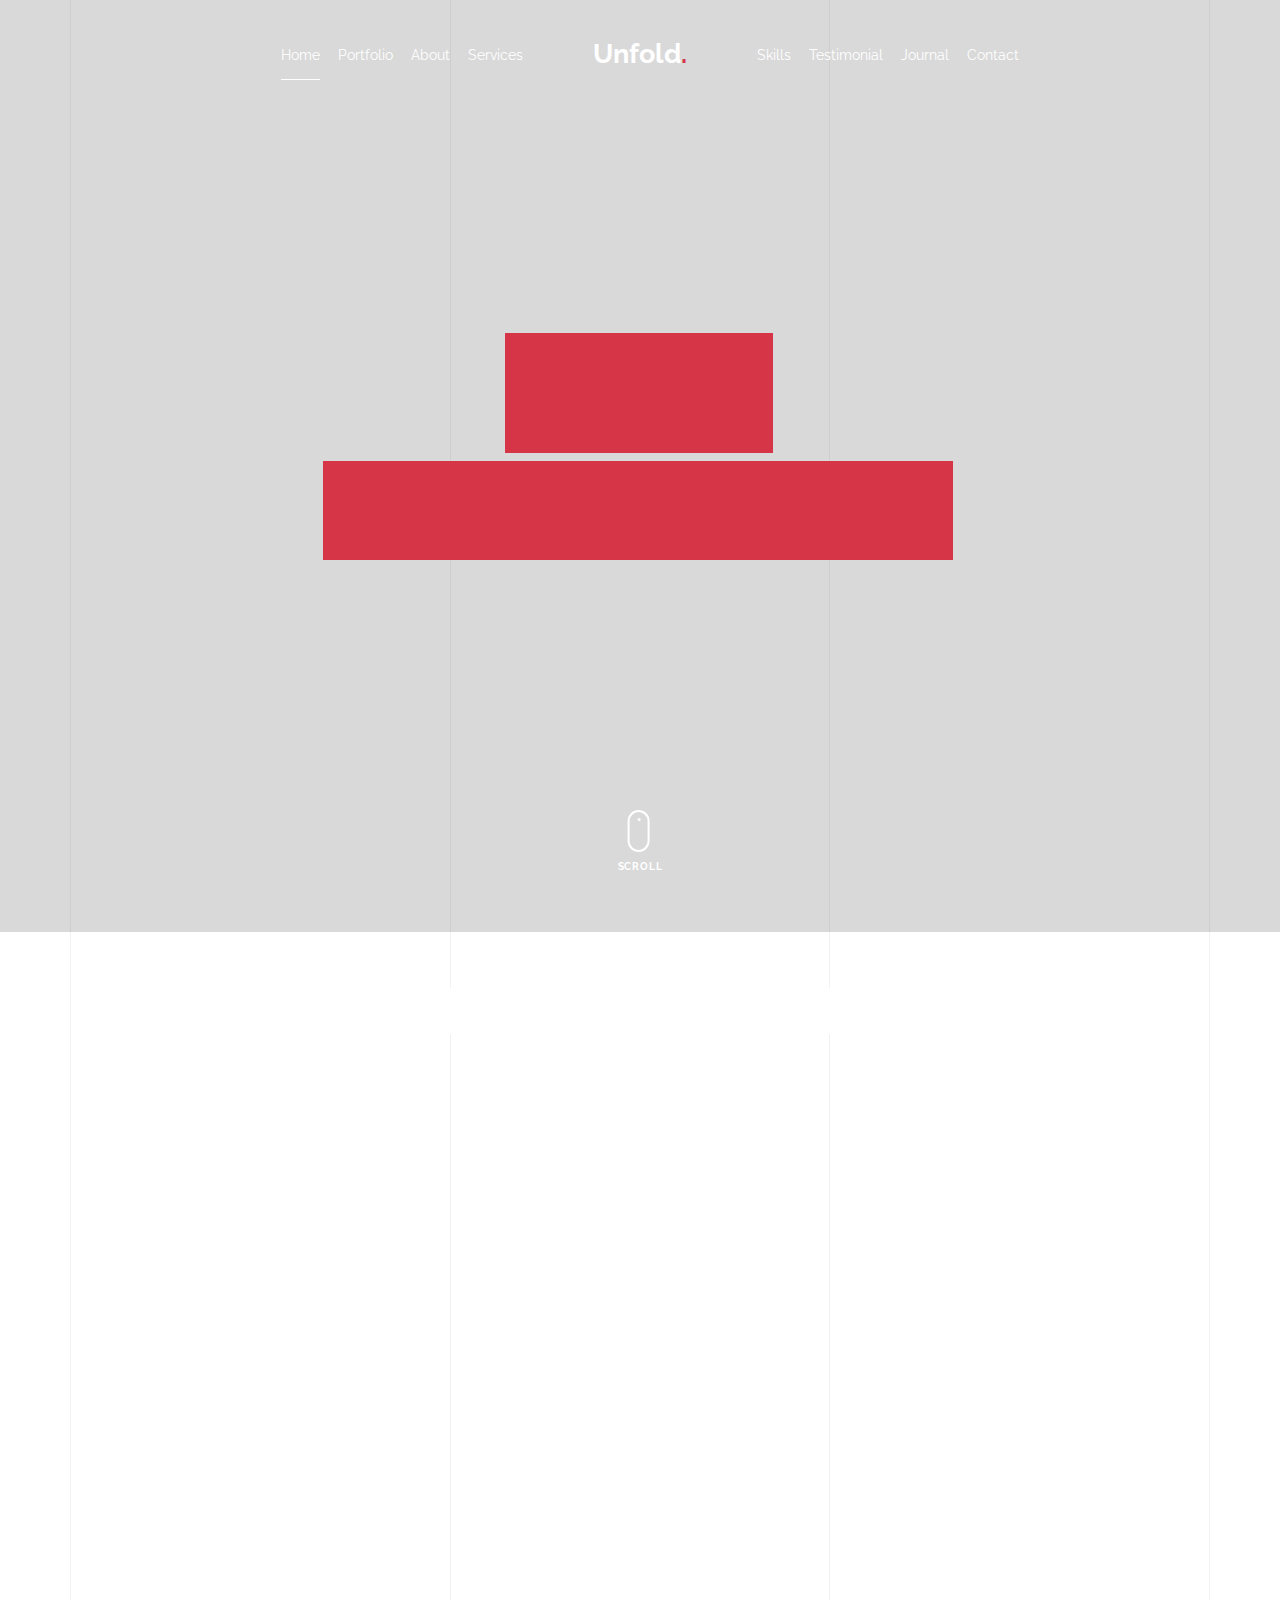
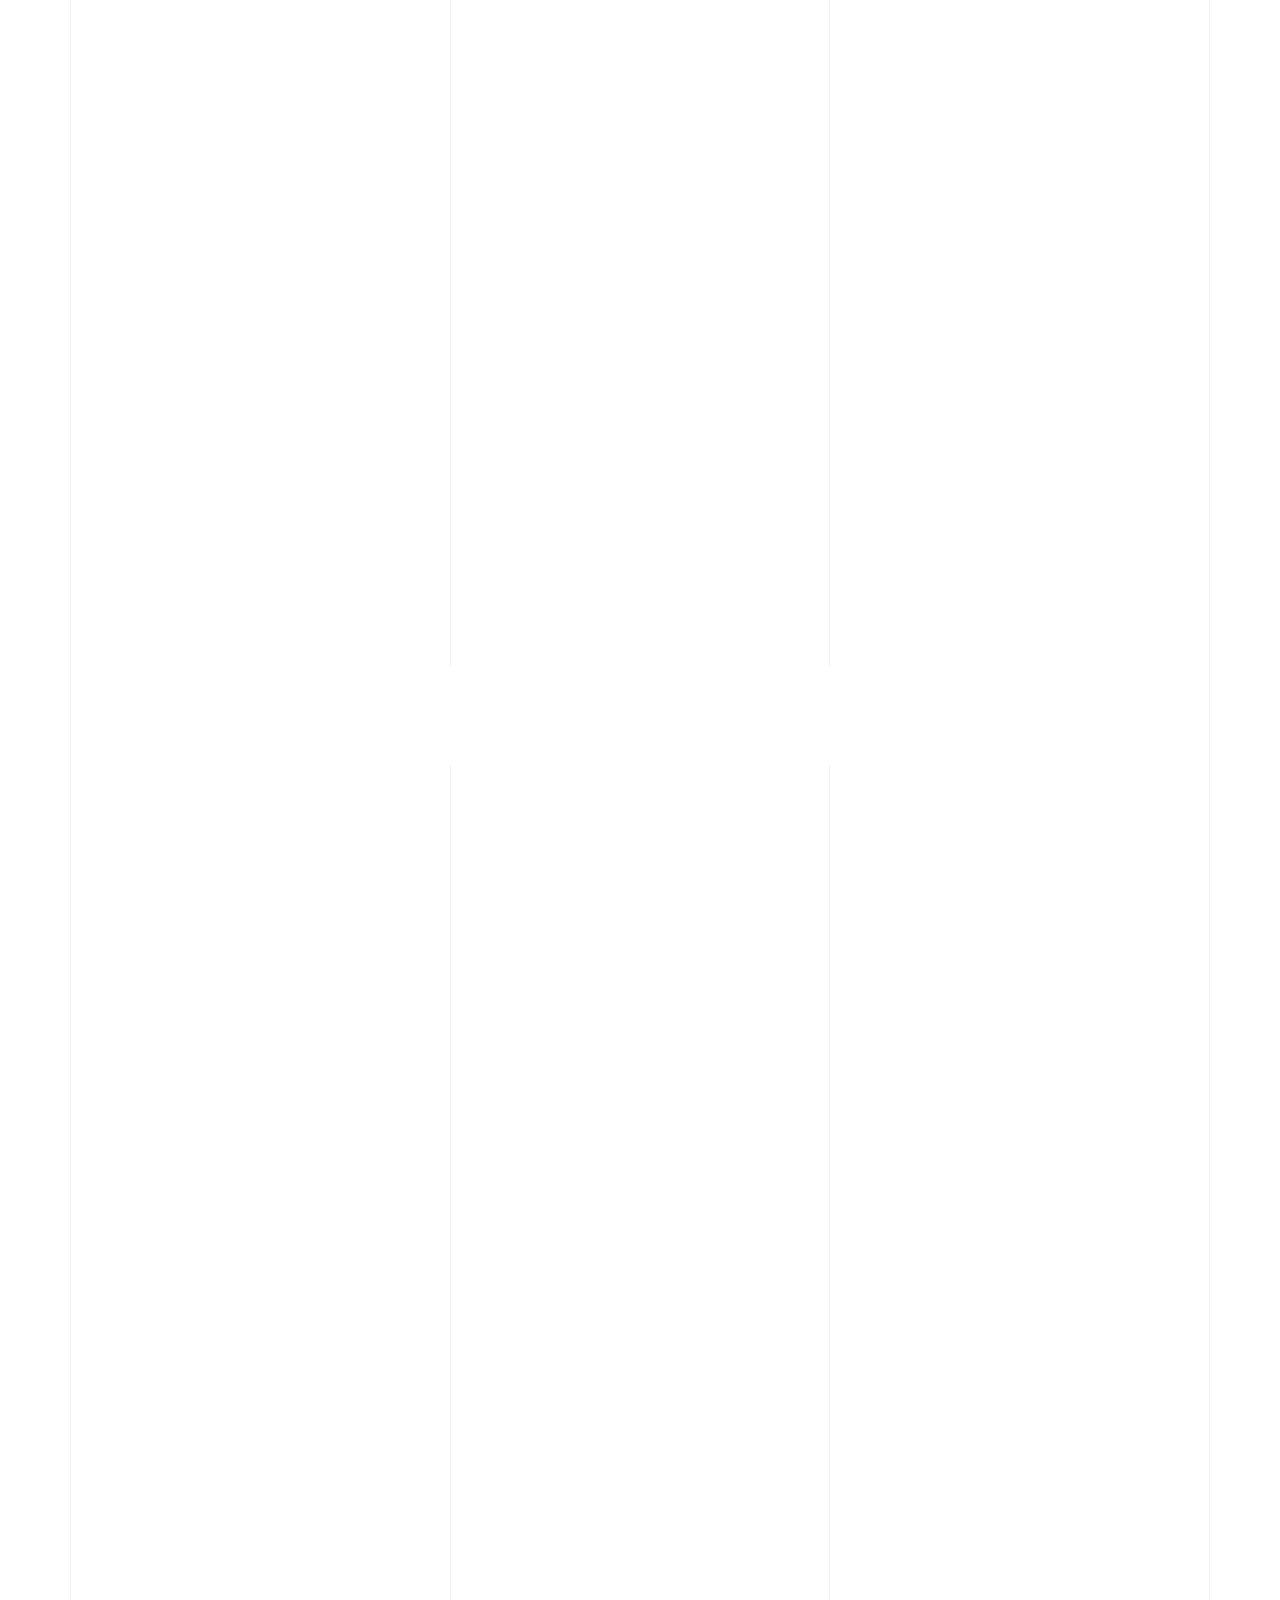
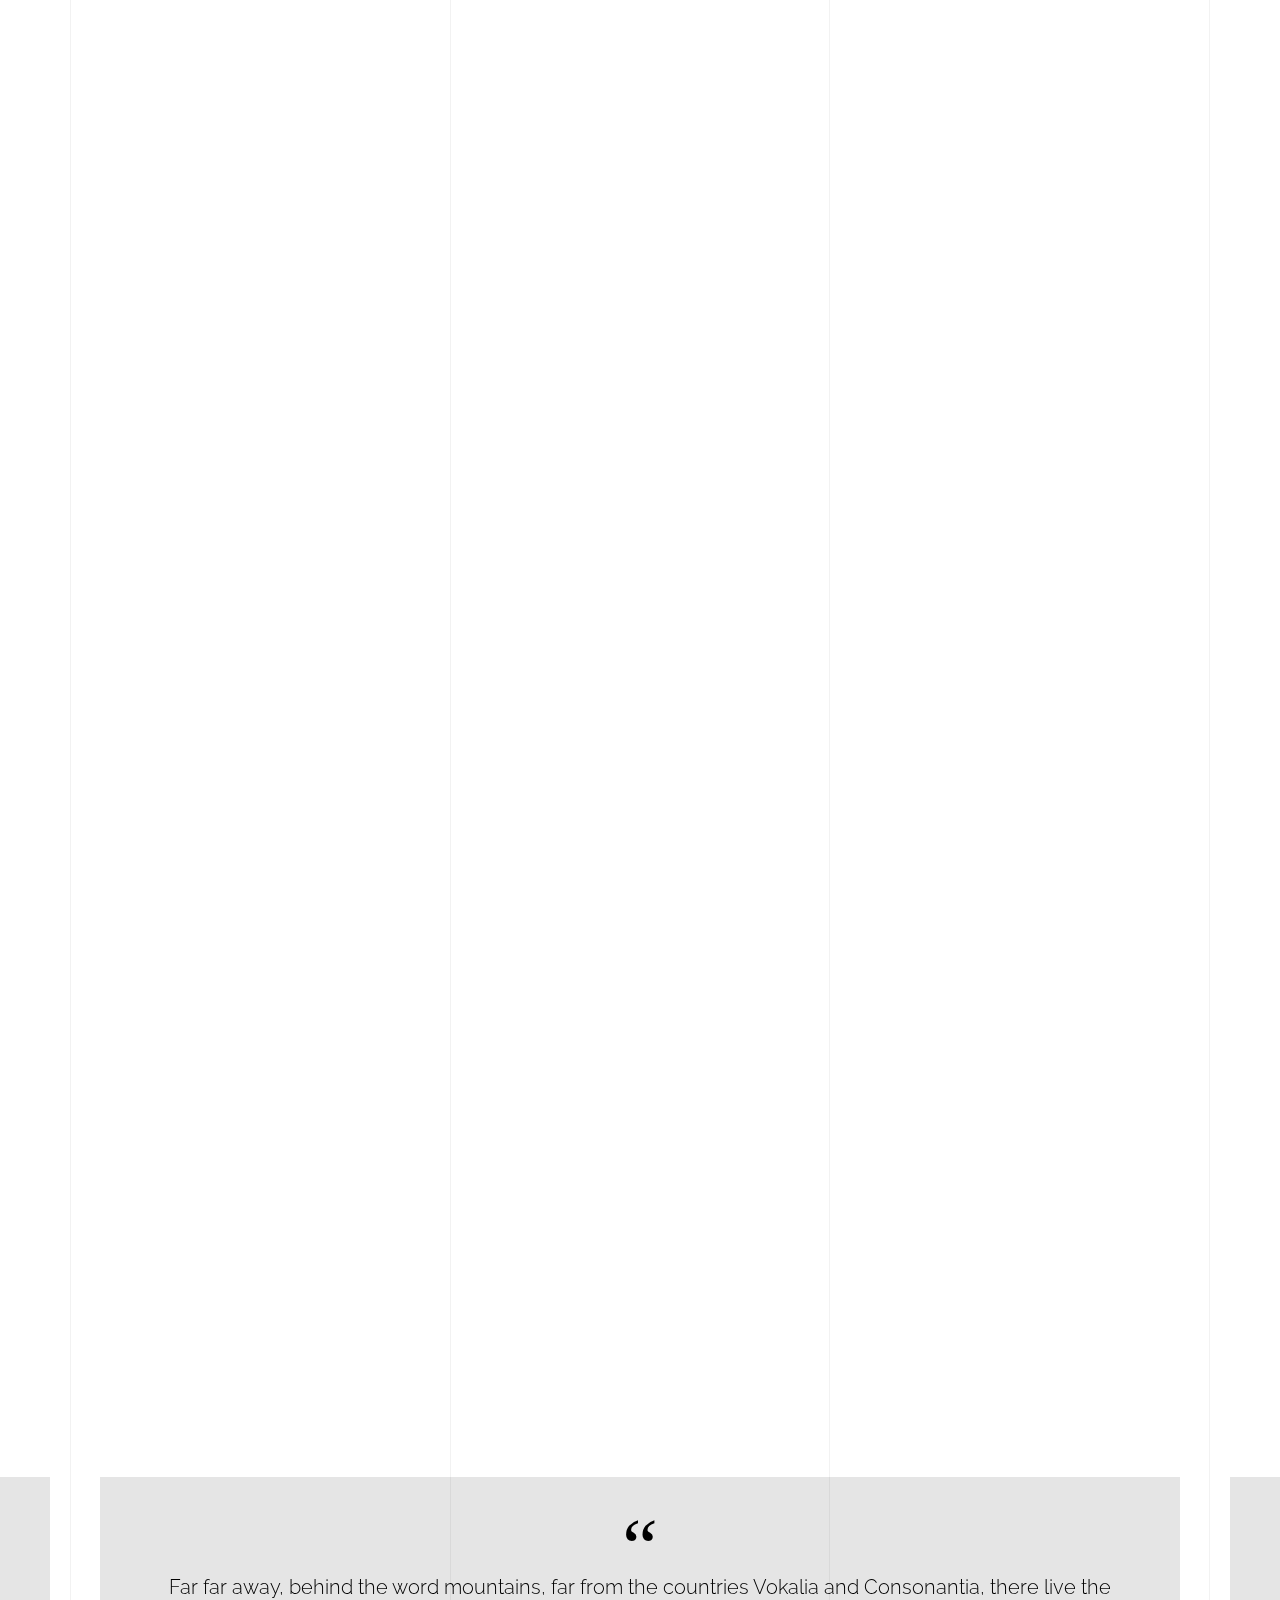
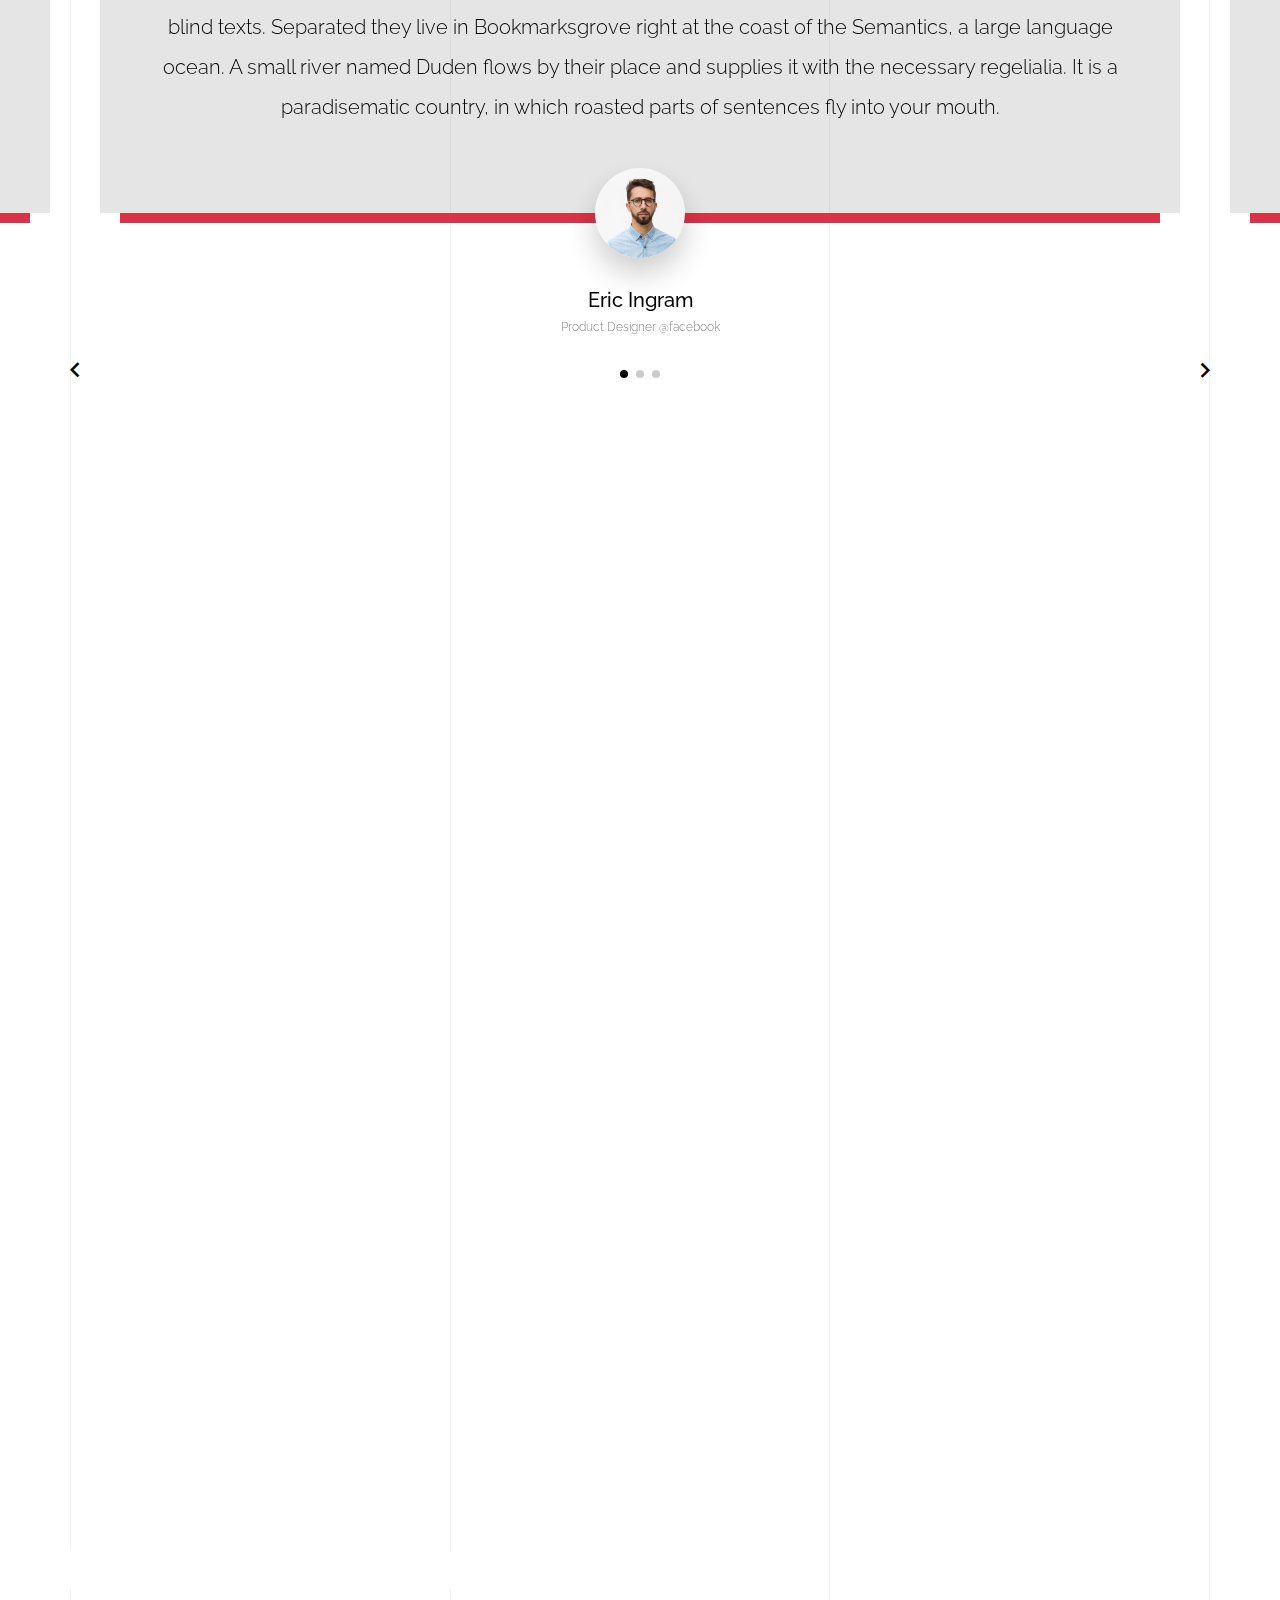
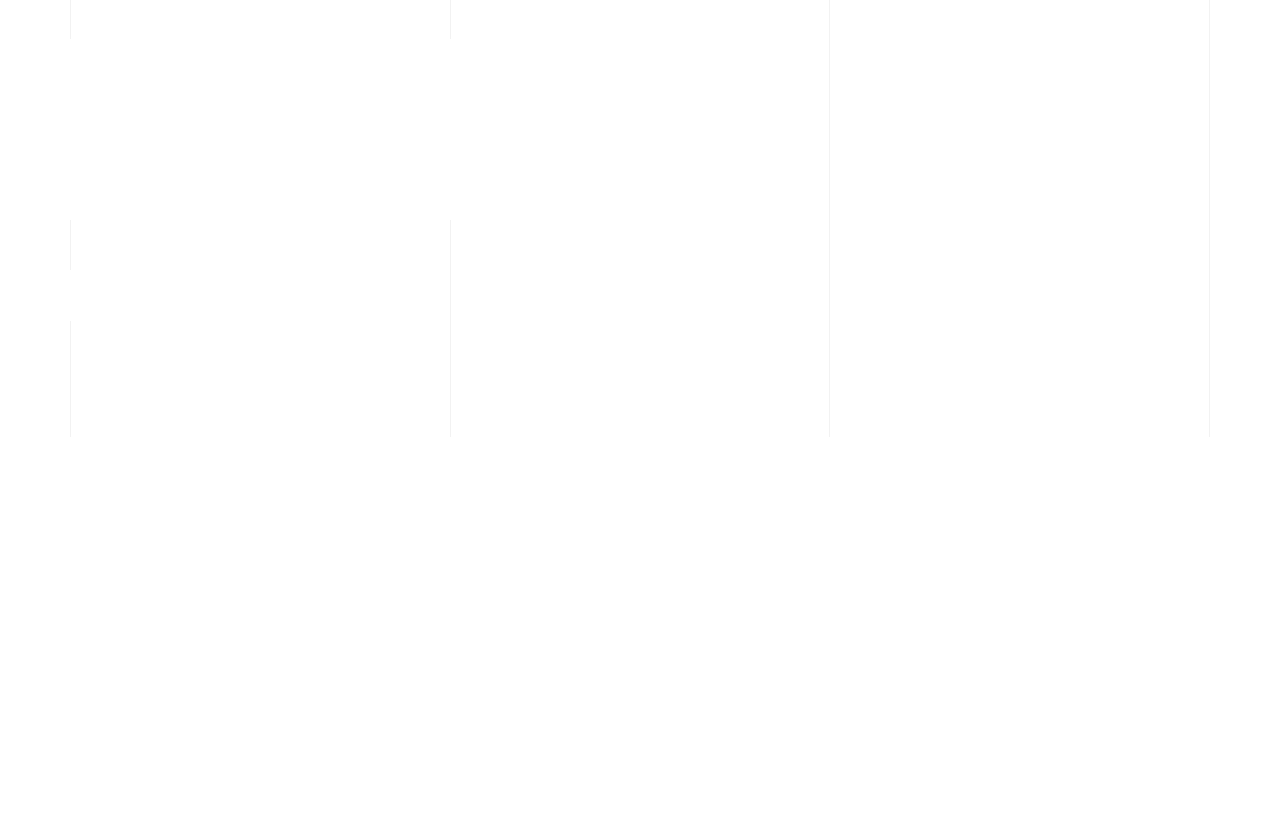
<file: light/index-video.html>
<!doctype html>
<html lang="en">
  <head>
    <title>Unfold &mdash; A onepage portfolio HTML template by Unslate.co</title>
    <meta charset="utf-8">
    <meta name="viewport" content="width=device-width, initial-scale=1, shrink-to-fit=no">
    
    <meta name="description" content="A onepage portfolio HTML template by Unslate.co">
    <meta name="keywords" content="html, css, javascript, jquery">
    <meta name="author" content="Unslate.co">

    <link rel="stylesheet" href="css/vendor/icomoon/style.css">
    <link rel="stylesheet" href="css/vendor/owl.carousel.min.css">
    <link rel="stylesheet" href="css/vendor/aos.css">
    <link rel="stylesheet" href="css/vendor/animate.min.css">
    <link rel="stylesheet" href="css/vendor/bootstrap.min.css">
    <link rel="stylesheet" href="css/vendor/jquery.fancybox.min.css">
    

    <!-- Theme Style -->
    <link rel="stylesheet" href="css/style.css">

  </head>
  <body data-spy="scroll" data-target=".site-nav-target" data-offset="200">

    <nav class="unslate_co--site-mobile-menu">
      <div class="close-wrap d-flex">
        <a href="#" class="d-flex ml-auto js-menu-toggle">
          <span class="close-label">Close</span>
          <div class="close-times">
            <span class="bar1"></span>
            <span class="bar2"></span>
          </div>
        </a>
      </div>
      <div class="site-mobile-inner"></div>
    </nav>


    <div class="unslate_co--site-wrap">

      <div class="unslate_co--site-inner">

        <div class="lines-wrap">
          <div class="lines-inner">
            <div class="lines"></div>
          </div>
        </div>
        <!-- END lines -->
      
      <nav class="unslate_co--site-nav site-nav-target">

        <div class="container">
        
          <div class="row align-items-center justify-content-between text-left">
            <div class="col-md-5 text-right">
              <ul class="site-nav-ul js-clone-nav text-left d-none d-lg-inline-block">
                <li class="has-children">
                  <a href="#home-section" class="nav-link">Home</a>
                  <ul class="dropdown">
                    <li>
                      <a href="index.html">Hero Image BG</a>
                    </li>
                    <li>
                      <a href="index-video.html">Video BG</a>
                    </li>
                    <li>
                      <a href="index-hero-slider.html">Hero Slider</a>
                    </li>
                    <li>
                      <a href="index-sidebar-menu.html">Sidebar Menu</a>
                    </li>
                    <li>
                      <a href="index-right-menu.html">Right Menu</a>
                    </li>
                  </ul>
                </li>
                <li><a href="#portfolio-section" class="nav-link">Portfolio</a></li>
                <li><a href="#about-section" class="nav-link">About</a></li>
                <li><a href="#services-section" class="nav-link">Services</a></li>
              </ul>
            </div>
            <div class="site-logo pos-absolute">
              <a href="index-video.html" class="unslate_co--site-logo">Unfold<span>.</span></a>
            </div>
            <div class="col-md-5 text-right text-lg-left">
              <ul class="site-nav-ul js-clone-nav text-left d-none d-lg-inline-block">
                <li><a href="#skills-section" class="nav-link">Skills</a></li>
                <li><a href="#testimonial-section" class="nav-link">Testimonial</a></li>
                <li><a href="#journal-section" class="nav-link">Journal</a></li>
                <li><a href="#contact-section" class="nav-link">Contact</a></li>
              </ul>

              <ul class="site-nav-ul-none-onepage text-right d-inline-block d-lg-none">
                <li><a href="#" class="js-menu-toggle">Menu</a></li>
              </ul>

            </div>
          </div>
        </div>

      </nav>
      <!-- END nav -->

      <div class="cover-v1 overlay jarallax-video" id="home-section">
        <div class="container">
          <div class="row align-items-center">
              
            <div class="col-md-7 mx-auto text-center">
              <h1 class="heading gsap-reveal-hero text-white">Unfold</h1>
              <h2 class="subheading gsap-reveal-hero text-white">I’m Eric Woodman A Product Designer Based In San Francisco</h2>
            </div>

          </div>
        </div>


        <!-- dov -->
        <a href="#portfolio-section" class="mouse-wrap smoothscroll">
          <span class="mouse">
            <span class="scroll"></span>
          </span>
          <span class="mouse-label">Scroll</span>
        </a>

      </div>
      <!-- END .cover-v1 -->


      <div class="unslate_co--section" id="portfolio-section">
        <div class="container">
          
          
          <div class="relative"><div class="loader-portfolio-wrap"><div class="loader-portfolio dark"></div></div> </div>
          <div id="portfolio-single-holder"></div>

          <div class="portfolio-wrapper">

            <div class="d-flex align-items-center mb-4 gsap-reveal gsap-reveal-filter">
              <h2 class="mr-auto heading-h2">Portfolio</h2>
              
              <a href="#" class="text-black js-filter d-inline-block d-lg-none">Filter</a>
              
              <div class="filter-wrap">
                <div class="filter ml-auto" id="filters">
                  <a href="#" class="active" data-filter="*">All</a>
                  <a href="#" data-filter=".web">Web</a>
                  <a href="#" data-filter=".branding">Branding</a>
                  <a href="#" data-filter=".illustration">Illustration</a>
                  <a href="#" data-filter=".packaging">Packaging</a>
                </div>
              </div>
            </div>


            
            <div id="posts" class="row gutter-isotope-item">
              <div class="item web branding col-sm-6 col-md-6 col-lg-4 isotope-mb-2">
                <a href="portfolio-single-1.html" class="portfolio-item ajax-load-page isotope-item gsap-reveal-img" data-id="1">
                    <div class="overlay">
                      <span class="wrap-icon icon-link2"></span>
                      <div class="portfolio-item-content">
                        <h3>Shoe Rebranding</h3>
                        <p>web, branding</p>
                      </div>
                    </div>
                    <img src="images/work_1_md.jpg" class="lazyload  img-fluid" alt="Images" />
                  </a>
              </div>
              <div class="item branding packaging illustration col-sm-6 col-md-6 col-lg-4 isotope-mb-2 ">
                <a href="portfolio-single-3.html" class="portfolio-item ajax-load-page item-portrait isotope-item gsap-reveal-img" data-id="3">
                    <div class="overlay">
                      <span class="wrap-icon icon-link2"></span>
                      <div class="portfolio-item-content">
                        <h3>Reworking</h3>
                        <p>branding, packaging, illustration</p>
                      </div>
                    </div>
                    <img src="images/work_2_md.jpg" class="lazyload  img-fluid" alt="Images" />
                  </a>
              </div>

              <div class="item branding packaging col-sm-6 col-md-6 col-lg-4 isotope-mb-2">
                <a href="portfolio-single-4.html" class="portfolio-item isotope-item ajax-load-page gsap-reveal-img" data-id="4">
                    <div class="overlay">
                      <span class="wrap-icon icon-link2"></span>
                      <div class="portfolio-item-content">
                        <h3>Modern Building</h3>
                        <p>branding, packaging</p>
                      </div>
                    </div>
                    <img src="images/work_3_md.jpg" class="lazyload  img-fluid" alt="Images" />
                  </a>
              </div>

              <div class="item web packaging col-sm-6 col-md-6 col-lg-4 isotope-mb-2">

                <a href="images/work_4_full.jpg" class="portfolio-item isotope-item gsap-reveal-img" data-fancybox="gallery" data-caption="Watch">
                    <div class="overlay">
                      <span class="wrap-icon icon-photo2"></span>
                      <div class="portfolio-item-content">
                        <h3>Watch</h3>
                        <p>web, packaging</p>
                      </div>
                    </div>
                    <img src="images/work_4_full.jpg" class="lazyload  img-fluid" alt="Images" />
                  </a>

              </div>

              <div class="item illustration packaging col-sm-6 col-md-6 col-lg-4 isotope-mb-2">
                <a href="images/work_5_md.jpg" class="portfolio-item isotope-item gsap-reveal-img" data-fancybox="gallery" data-caption="Shoe Rebranding">
                    <div class="overlay">
                      <span class="wrap-icon icon-photo2"></span>
                      <div class="portfolio-item-content">
                        <h3>Shoe Rebranding</h3>
                        <p>illustration, packaging</p>
                      </div>
                    </div>
                    <img src="images/work_5_md.jpg" class="lazyload  img-fluid" alt="Images" />
                  </a>
              </div>

              <div class="item web branding col-sm-6 col-md-6 col-lg-4 isotope-mb-2">
                <a href="portfolio-single-2.html" class="portfolio-item ajax-load-page item-portrait isotope-item gsap-reveal-img" data-id="2">
                    <div class="overlay">
                      <span class="wrap-icon icon-link2"></span>
                      <div class="portfolio-item-content">
                        <h3>Reshape</h3>
                        <p>web, branding</p>
                      </div>
                    </div>
                    <img src="images/work_6_md.jpg" class="lazyload  img-fluid" alt="Images" />
                  </a>
              </div>

              <div class="item branding packaging col-sm-6 col-md-6 col-lg-4 isotope-mb-2">
                <a href="images/work_7_a_md.jpg" class="portfolio-item item-portrait isotope-item gsap-reveal-img" data-fancybox="gallery" data-caption="Modern Building">
                    <div class="overlay">
                      <span class="wrap-icon icon-photo2"></span>
                      <div class="portfolio-item-content">
                        <h3>Modern Building</h3>
                        <p>branding, packaging</p>
                      </div>
                    </div>
                    <img src="images/work_7_a_md.jpg" class="lazyload  img-fluid" alt="Images" />
                  </a>
              </div>

              <div class="item web branding col-sm-6 col-md-6 col-lg-4 isotope-mb-2">
                <a href="https://www.youtube.com/watch?v=mwtbEGNABWU" class="portfolio-item isotope-item gsap-reveal-img" data-fancybox="gallery" data-caption="Showreel 2019">
                    <div class="overlay">
                      <span class="wrap-icon icon-play_circle_filled"></span>
                      <div class="portfolio-item-content">
                        <h3>Showreel 2019</h3>
                        <p>web, branding</p>
                      </div>
                    </div>
                    <img src="images/work_8_md.jpg" class="lazyload  img-fluid" alt="Images" />
                  </a>
              </div>

              <div class="item web illustration col-sm-6 col-md-6 col-lg-4 isotope-mb-2">
                <a href="images/work_9_a_md.jpg" class="portfolio-item isotope-item gsap-reveal-img" data-fancybox="gallery" data-caption="Render Packaging">
                    <div class="overlay">
                      <span class="wrap-icon icon-photo2"></span>
                      <div class="portfolio-item-content">
                        <h3>Render Packaging</h3>
                        <p>web, illustration</p>
                      </div>
                    </div>
                    <img src="images/work_9_a_md.jpg" class="lazyload  img-fluid" alt="Images" />
                  </a>
              </div>

            </div>
            
          </div>


        </div>
      </div>


      <div class="unslate_co--section">
        <div class="container">
          <div class="owl-carousel logo-slider">
            <div class="logo-v1 gsap-reveal">
              <img src="images/logo-google.png" alt="Image" class="img-fluid">
            </div>
            <div class="logo-v1 gsap-reveal">
              <img src="images/logo-puma.png" alt="Image" class="img-fluid">
            </div>
            <div class="logo-v1 gsap-reveal">
              <img src="images/logo-paypal.png" alt="Image" class="img-fluid">
            </div>
            <div class="logo-v1 gsap-reveal">
              <img src="images/logo-adobe.png" alt="Image" class="img-fluid">
            </div>
          </div>
        </div>
      </div>



      <div class="unslate_co--section" id="about-section">
        <div class="container">
          
          <div class="section-heading-wrap text-center mb-5">
            <h2 class="heading-h2 text-center divider"><span class="gsap-reveal">About Me</span></h2>
            <span class="gsap-reveal"><img src="images/divider.png" alt="divider" width="76"></span>
          </div>
          

          <div class="row mt-5 justify-content-between">
            <div class="col-lg-7 mb-5 mb-lg-0" data-aos="fade-up">
              <figure class="dotted-bg gsap-reveal-img">
                <img src="images/about_me_pic.jpg" alt="Image" class="img-fluid">
              </figure>
            </div>
            <div class="col-lg-4 pr-lg-5">
              <h3 class="mb-4 heading-h3"><span class="gsap-reveal">We can make it together</span></h3>
              <p class="lead gsap-reveal">Far far away, behind the word mountains, far from the countries Vokalia and Consonantia, there <a href="#">live the blind</a> texts. </p>
              <p class="mb-4 gsap-reveal">A small river named Duden flows by their place and supplies it with the necessary regelialia. It is a paradisematic country, in which roasted parts of sentences fly into your mouth.</p>
              <p class="gsap-reveal"><a href="#" class="btn btn-outline-pill btn-custom-light">Download my CV</a></p>
            </div>
          </div>
        </div>
      </div>

      <div class="unslate_co--section" id="services-section">
        <div class="container">

          <div class="section-heading-wrap text-center mb-5">
            <h2 class="heading-h2 text-center divider"><span class="gsap-reveal">My Services</span></h2>
            <span class="gsap-reveal"><img src="images/divider.png" alt="divider" width="76"></span>
          </div>

          <div class="row gutter-v3">
            <div class="col-md-6 col-lg-4 mb-4">
              <div class="feature-v1" data-aos="fade-up" data-aos-delay="0">
                <div class="wrap-icon mb-3">
                  <img src="images/svg/001-options.svg" alt="Image" width="45">
                </div>
                <h3>Digital <br> Strategy</h3>
                <p>A small river named Duden flows by their place and supplies it with the necessary regelialia. </p>
              </div> 
            </div>
            <div class="col-md-6 col-lg-4 mb-4">
              <div class="feature-v1" data-aos="fade-up" data-aos-delay="100">
                <div class="wrap-icon mb-3">
                  <img src="images/svg/002-chat.svg" alt="Icon" width="45">
                </div>
                <h3>Web <br> Design</h3>
                <p>A small river named Duden flows by their place and supplies it with the necessary regelialia. </p>
              </div> 
            </div>
            <div class="col-md-6 col-lg-4 mb-4">
              <div class="feature-v1" data-aos="fade-up" data-aos-delay="200">
                <div class="wrap-icon mb-3">
                  <img src="images/svg/003-contact-book.svg" alt="Image" class="img-fluid" width="45">
                </div>
                <h3>User <br> Experience</h3>
                <p>A small river named Duden flows by their place and supplies it with the necessary regelialia. </p>
              </div> 
            </div>

            <div class="col-md-6 col-lg-4 mb-4">
              <div class="feature-v1" data-aos="fade-up" data-aos-delay="0">
                <div class="wrap-icon mb-3">
                  <img src="images/svg/004-percentage.svg" alt="Image" width="45">
                </div>
                <h3>Web <br> Development</h3>
                <p>A small river named Duden flows by their place and supplies it with the necessary regelialia. </p>
              </div> 
            </div>
            <div class="col-md-6 col-lg-4 mb-4">
              <div class="feature-v1" data-aos="fade-up" data-aos-delay="100">
                <div class="wrap-icon mb-3">
                  <img src="images/svg/006-goal.svg" alt="Image" width="45">
                </div>
                <h3>WordPress <br> Solutions</h3>
                <p>A small river named Duden flows by their place and supplies it with the necessary regelialia. </p>
              </div> 
            </div>
            <div class="col-md-6 col-lg-4 mb-4">
              <div class="feature-v1" data-aos="fade-up" data-aos-delay="200">
                <div class="wrap-icon mb-3">
                  <img src="images/svg/005-line-chart.svg" alt="Image" width="45">
                </div>
                <h3>Mobile <br> Applications</h3>
                <p>A small river named Duden flows by their place and supplies it with the necessary regelialia. </p>
              </div> 
            </div>

          </div>

        </div>
      </div>

      <div class="unslate_co--section section-counter" id="skills-section">
        <div class="container">
          <div class="section-heading-wrap text-center mb-5">
            <h2 class="heading-h2 text-center divider"><span class="gsap-reveal">My Skills</span></h2>
            <span class="gsap-reveal"><img src="images/divider.png" alt="divider" width="76"></span>
          </div>


          <div class="row pt-5">
            <div class="col-6 col-sm-6 mb-5 mb-lg-0 col-md-6 col-lg-3" data-aos="fade-up" data-aos-delay="0">
              <div class="counter-v1 text-center">
                <span class="number-wrap">
                  <span class="number number-counter" data-number="90">0</span>
                  <span class="append-text">%</span>
                </span>
                <span class="counter-label">WordPress</span>
              </div>
            </div>
            <div class="col-6 col-sm-6 mb-5 mb-lg-0 col-md-6 col-lg-3" data-aos="fade-up" data-aos-delay="100">
              <div class="counter-v1 text-center">
                <span class="number-wrap">
                  <span class="number number-counter" data-number="99">0</span>
                  <span class="append-text">%</span>
                </span>
                <span class="counter-label">HTML/CSS</span>
              </div>
            </div>
            <div class="col-6 col-sm-6 mb-5 mb-lg-0 col-md-6 col-lg-3" data-aos="fade-up" data-aos-delay="200">
              <div class="counter-v1 text-center">
                <span class="number-wrap">
                  <span class="number number-counter" data-number="95">0</span>
                  <span class="append-text">%</span>
                </span>
                <span class="counter-label">jQuery</span>
              </div>
            </div>
            <div class="col-6 col-sm-6 mb-5 mb-lg-0 col-md-6 col-lg-3" data-aos="fade-up" data-aos-delay="300">
              <div class="counter-v1 text-center">
                <span class="number-wrap">
                  <span class="number number-counter" data-number="100">0</span>
                  <span class="append-text">%</span>
                </span>
                <span class="counter-label">Design</span>
              </div>
            </div>
          </div>
        </div>
      </div>
      <!-- END .counter -->

      <div class="unslate_co--section" id="testimonial-section">
        <div class="container">
          <div class="section-heading-wrap text-center mb-5">
            <h2 class="heading-h2 text-center divider"><span class="gsap-reveal">My Happy Clients</span></h2>
            <span class="gsap-reveal"><img src="images/divider.png" alt="divider" width="76"></span>
          </div>
        </div>

        <div class="owl-carousel testimonial-slider">
          <div>
            <div class="testimonial-v1">
              <div class="testimonial-inner-bg">
                <span class="quote">&ldquo;</span>
                <blockquote>
                  Far far away, behind the word mountains, far from the countries Vokalia and Consonantia, there live the blind texts. Separated they live in Bookmarksgrove right at the coast of the Semantics, a large language ocean. A small river named Duden flows by their place and supplies it with the necessary regelialia. It is a paradisematic country, in which roasted parts of sentences fly into your mouth.
                </blockquote>
              </div>
              
              <div class="testimonial-author-info">
                <img src="images/person_man_1.jpg" alt="Image">
                <h3>Eric Ingram</h3>
                <span class="d-block position">Product Designer @facebook</span>
              </div>

            </div>
          </div>
          <div>
            <div class="testimonial-v1">
              <div class="testimonial-inner-bg">
                <span class="quote">&ldquo;</span>
                <blockquote>
                  Far far away, behind the word mountains, far from the countries Vokalia and Consonantia, there live the blind texts. Separated they live in Bookmarksgrove right at the coast of the Semantics, a large language ocean. A small river named Duden flows by their place and supplies it with the necessary regelialia. It is a paradisematic country, in which roasted parts of sentences fly into your mouth.
                </blockquote>
              </div>
              
              <div class="testimonial-author-info">
                <img src="images/person_man_2.jpg" alt="Image">
                <h3>Ryan Mullins</h3>
                <span class="d-block position">Product Designer @Shopify</span>
              </div>

            </div>
          </div>
          <div>
            <div class="testimonial-v1">
              <div class="testimonial-inner-bg">
                <span class="quote">&ldquo;</span>
                <blockquote>
                  Far far away, behind the word mountains, far from the countries Vokalia and Consonantia, there live the blind texts. Separated they live in Bookmarksgrove right at the coast of the Semantics, a large language ocean. A small river named Duden flows by their place and supplies it with the necessary regelialia. It is a paradisematic country, in which roasted parts of sentences fly into your mouth.
                </blockquote>
              </div>
              
              <div class="testimonial-author-info">
                <img src="images/person_woman_1.jpg" alt="Image">
                <h3>Erica Miller</h3>
                <span class="d-block position">Product Designer @Twitter</span>
              </div>

            </div>
          </div>
        </div>

      </div>
      <!-- END testimonial -->

      <div class="unslate_co--section" id="journal-section">
        <div class="container">
          <div class="section-heading-wrap text-center mb-5">
            <h2 class="heading-h2 text-center divider"><span class="gsap-reveal">My Journal</span></h2>
            <span class="gsap-reveal"><img src="images/divider.png" alt="divider" width="76"></span>
          </div>

          
          <div class="row gutter-v4 align-items-stretch">
            <div class="col-sm-6 col-md-6 col-lg-8 blog-post-entry" data-aos="fade-up" data-aos-delay="0">

              <a href="blog-single.html" class="grid-item blog-item w-100 h-100">
                <div class="overlay">
                  <div class="portfolio-item-content">
                    <h3>A Mounteering Guide For Beginners</h3>
                    <p class="post-meta">By Joefrey <span class="small">&bullet;</span> 5 mins read</p>
                  </div>
                </div>
                <img src="images/post_1.jpg" class="lazyload" alt="Image" />
              </a>


            </div>
            <div class="col-sm-6 col-md-6 col-lg-4 blog-post-entry" data-aos="fade-up" data-aos-delay="100">
              <a href="blog-single.html" class="grid-item blog-item w-100 h-100">
                <div class="overlay">
                  <div class="portfolio-item-content">
                    <h3>A Mounteering Guide For Beginners</h3>
                    <p class="post-meta">By Joefrey <span class="small">&bullet;</span> 5 mins read</p>
                  </div>
                </div>
                <img src="images/post_2.jpg" class="lazyload" alt="Image" />
              </a>
            </div>


            <div class="col-sm-6 col-md-6 col-lg-4 blog-post-entry" data-aos="fade-up" data-aos-delay="0">

              <a href="blog-single.html" class="grid-item blog-item w-100 h-100">
                <div class="overlay">
                  <div class="portfolio-item-content">
                    <h3>A Mounteering Guide For Beginners</h3>
                    <p class="post-meta">By Joefrey <span class="small">&bullet;</span> 5 mins read</p>
                  </div>
                </div>
                <img src="images/post_3.jpg" class="lazyload" alt="Image" />
              </a>


            </div>
            <div class="col-sm-6 col-md-6 col-lg-4 blog-post-entry" data-aos="fade-up" data-aos-delay="100">
              <a href="blog-single.html" class="grid-item blog-item w-100 h-100">
                <div class="overlay">
                  <div class="portfolio-item-content">
                    <h3>A Mounteering Guide For Beginners</h3>
                    <p class="post-meta">By Joefrey <span class="small">&bullet;</span> 5 mins read</p>
                  </div>
                </div>
                <img src="images/post_4.jpg" class="lazyload" alt="Image" />
              </a>
            </div>

            <div class="col-sm-6 col-md-6 col-lg-4 blog-post-entry" data-aos="fade-up" data-aos-delay="200">
              <a href="blog-single.html" class="grid-item blog-item w-100 h-100">
                <div class="overlay">
                  <div class="portfolio-item-content">
                    <h3>A Mounteering Guide For Beginners</h3>
                    <p class="post-meta">By Joefrey <span class="small">&bullet;</span> 5 mins read</p>
                  </div>
                </div>
                <img src="images/post_5.jpg" class="lazyload" alt="Image" />
              </a>
            </div>


          </div>

        </div>
      </div>
      <!-- END blog posts -->


      <div class="unslate_co--section" id="contact-section">
        <div class="container">
          <div class="section-heading-wrap text-center mb-5">
            <h2 class="heading-h2 text-center divider"><span class="gsap-reveal">Get In Touch</span></h2>
            <span class="gsap-reveal"><img src="images/divider.png" alt="divider" width="76"></span>
          </div>


          <div class="row justify-content-between">
            
            <div class="col-md-6">
              <form method="post" class="form-outline-style-v1" id="contactForm">
                <div class="form-group row mb-0">

                  <div class="col-lg-6 form-group gsap-reveal">
                    <label for="name">Name</label>
                    <input name="name" type="text" class="form-control" id="name">
                  </div>
                  <div class="col-lg-6 form-group gsap-reveal">
                    <label for="email">Email</label>
                    <input name="email" type="email" class="form-control" id="email">
                  </div>
                  <div class="col-lg-12 form-group gsap-reveal">
                    <label for="message">Write your message...</label>
                    <textarea name="message" id="message" cols="30" rows="7" class="form-control"></textarea>
                  </div>
                </div>
                <div class="form-group row gsap-reveal">
                    <div class="col-md-12 d-flex align-items-center">
                      <input type="submit" class="btn btn-outline-pill btn-custom-light mr-3" value="Send Message">
                      <span class="submitting"></span>
                    </div>
                  </div>
              </form>
              <div id="form-message-warning" class="mt-4"></div> 
              <div id="form-message-success">
                Your message was sent, thank you!
              </div>

            </div>

            <div class="col-md-4">
              <div class="contact-info-v1">
                <div class="gsap-reveal d-block">
                  <span class="d-block contact-info-label">Email</span>
                  <a href="#" class="contact-info-val">info@unslate.co</a>
                </div>
                <div class="gsap-reveal d-block">
                  <span class="d-block contact-info-label">Phone</span>
                  <a href="#" class="contact-info-val">+12 345 6789 012</a>
                </div>
                <div class="gsap-reveal d-block">
                  <span class="d-block contact-info-label">Address</span>
                  <address class="contact-info-val">273 South Riverview Rd. <br> New York, NY 10011</address>
                </div>
              </div>
            </div>

          </div>
        </div>
      </div>
      </div> 

      <footer class="unslate_co--footer unslate_co--section">
        <div class="container">
          <div class="row justify-content-center">
            <div class="col-md-7">
              
              <div class="footer-site-logo"><a href="#">Unfold<span>.</span></a></div>

              <ul class="footer-site-social">
                <li><a href="#">Facebook</a></li>
                <li><a href="#">Twitter</a></li>
                <li><a href="#">Instagram</a></li>
                <li><a href="#">Dribbble</a></li>
                <li><a href="#">Behance</a></li>
              </ul>

              <p class="site-copyright">
                <small>&copy; 2020 <a href="#">Unfold</a>. All Rights Reserved. Design with <span class="icon-heart text-danger"></span> by <a href="#">Unslate.co</a>.</small>
              </p>

            </div>
          </div>
        </div>
      </footer>

      
    </div>

    <!-- Loader -->
    <div id="unslate_co--overlayer"></div>
    <div class="site-loader-wrap">
      <div class="site-loader dark"></div>
    </div>

    <script src="js/scripts-dist.js"></script>
    <script src="js/main.js"></script>

    <!-- Global site tag (gtag.js) - Google Analytics -->
<script async src="https://www.googletagmanager.com/gtag/js?id=UA-157808202-1"></script>
<script>
  window.dataLayer = window.dataLayer || [];
  function gtag(){dataLayer.push(arguments);}
  gtag('js', new Date());

  gtag('config', 'UA-157808202-1');
</script>

  </body>
</html>
</file>
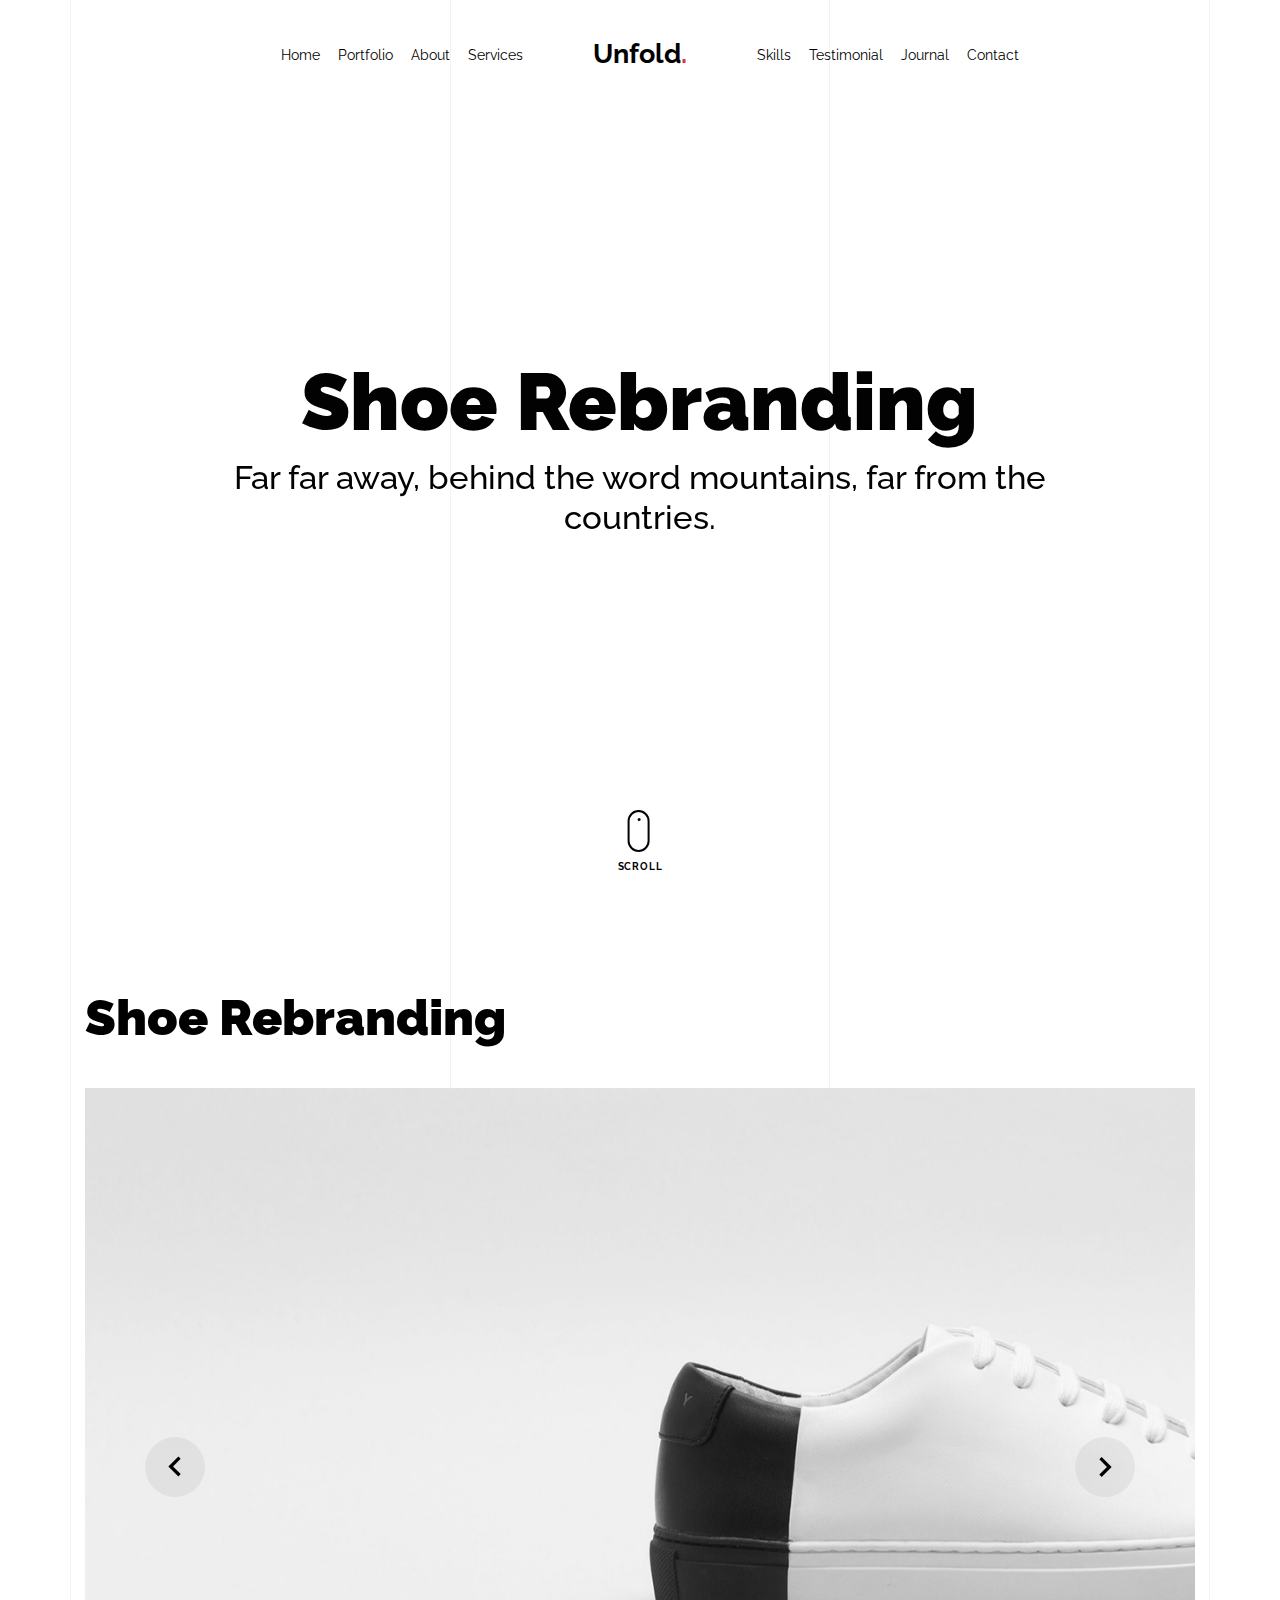
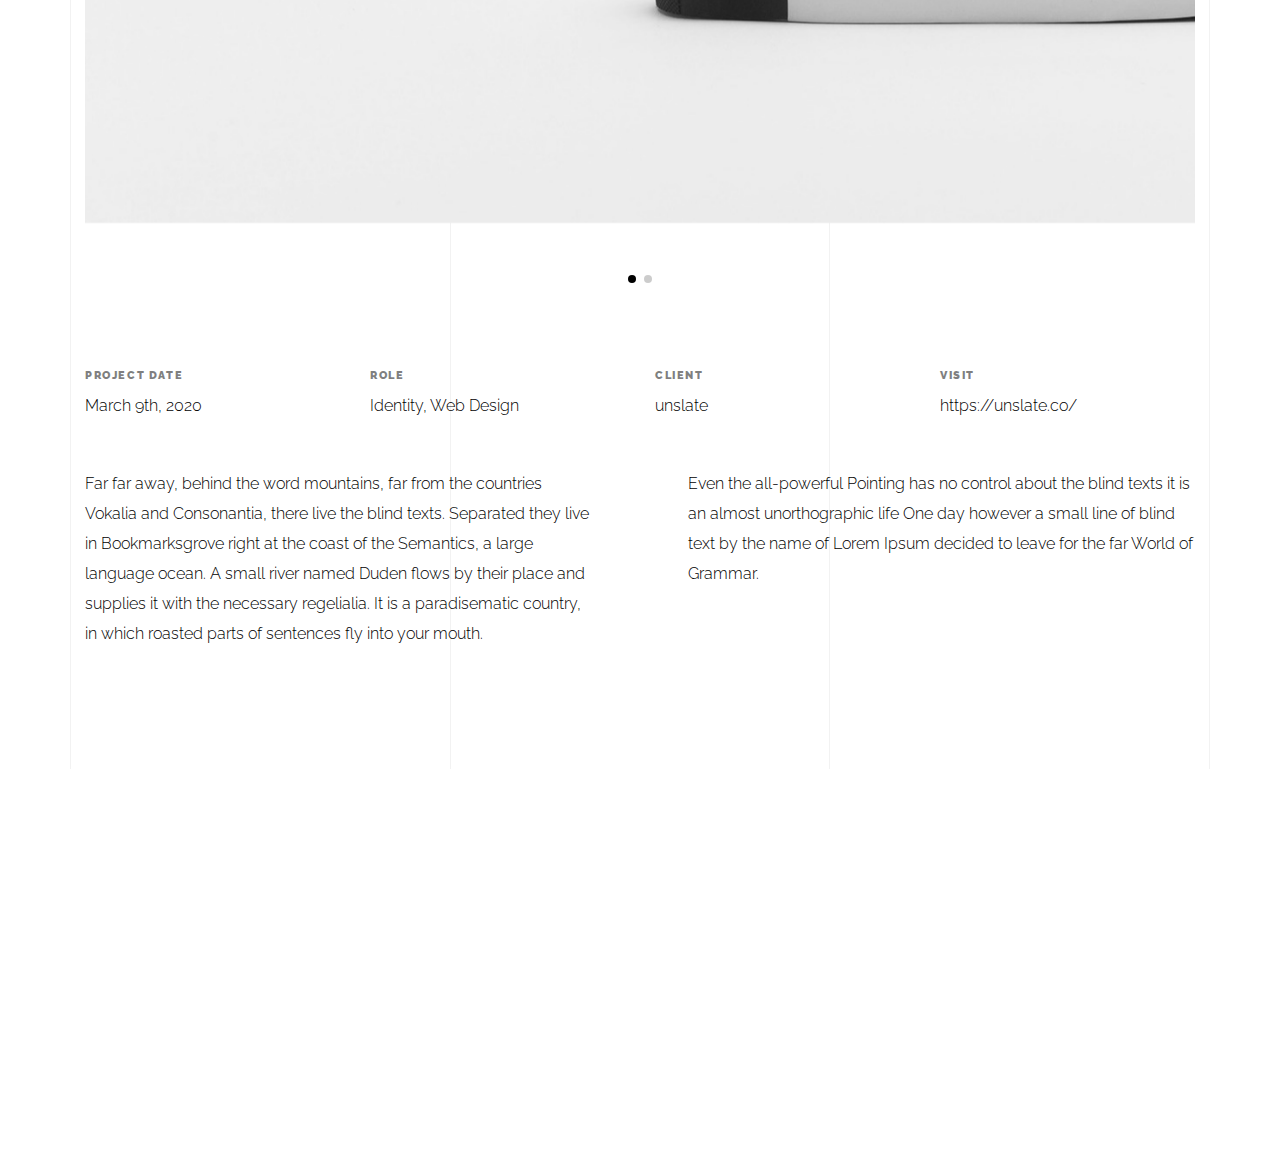
<file: light/portfolio-single-1.html>
<!doctype html>
<html lang="en">

<head>
  <title>Unfold &mdash; A onepage portfolio HTML template by Unslate.co</title>
  <meta charset="utf-8">
  <meta name="viewport" content="width=device-width, initial-scale=1, shrink-to-fit=no">
  
  <meta name="description" content="A onepage portfolio HTML template by Unslate.co">
  <meta name="keywords" content="html, css, javascript, jquery">
  <meta name="author" content="Unslate.co">

  <link rel="stylesheet" href="css/vendor/icomoon/style.css">
  <link rel="stylesheet" href="css/vendor/owl.carousel.min.css">
  <link rel="stylesheet" href="css/vendor/aos.css">
  <link rel="stylesheet" href="css/vendor/animate.min.css">
  <link rel="stylesheet" href="css/vendor/bootstrap.min.css">
  <link rel="stylesheet" href="css/vendor/jquery.fancybox.min.css">

  <!-- Theme Style -->
  <link rel="stylesheet" href="css/style.css">

</head>

<body data-spy="scroll" data-target=".site-nav-target" data-offset="200">

  <nav class="unslate_co--site-mobile-menu">
    <div class="close-wrap d-flex">
      <a href="#" class="d-flex ml-auto js-menu-toggle">
        <span class="close-label">Close</span>
        <div class="close-times">
          <span class="bar1"></span>
          <span class="bar2"></span>
        </div>
      </a>
    </div>
    <div class="site-mobile-inner"></div>
  </nav>

  <div class="unslate_co--site-wrap">

    <div class="unslate_co--site-inner">

      <div class="lines-wrap">
          <div class="lines-inner">
            <div class="lines"></div>
          </div>
        </div>
        <!-- END lines -->

      <nav class="unslate_co--site-nav dark site-nav-target">

        <div class="container">

          <div class="row align-items-center justify-content-between text-left">
            <div class="col-md-5 text-right">
              <ul class="site-nav-ul js-clone-nav text-left d-none d-lg-inline-block">
                <li class="has-children">
                  <a href="index.html#home-section" class="nav-link">Home</a>
                  <ul class="dropdown">
                    <li>
                      <a href="index.html">Hero Image BG</a>
                    </li>
                    <li>
                      <a href="index-video.html">Video BG</a>
                    </li>
                    <li>
                      <a href="index-hero-slider.html">Hero Slider</a>
                    </li>
                    <li>
                      <a href="index-sidebar-menu.html">Sidebar Menu</a>
                    </li>
                    <li>
                      <a href="index-right-menu.html">Right Menu</a>
                    </li>
                  </ul>
                </li>
                <li><a href="index.html#portfolio-section" class="nav-link">Portfolio</a></li>
                <li><a href="index.html#about-section" class="nav-link">About</a></li>
                <li><a href="index.html#services-section" class="nav-link">Services</a></li>
              </ul>
            </div>
            <div class="site-logo pos-absolute">
              <a href="index.html" class="unslate_co--site-logo">Unfold<span>.</span></a>
            </div>
            <div class="col-md-5 text-right text-lg-left">
              <ul class="site-nav-ul js-clone-nav text-left d-none d-lg-inline-block">
                <li><a href="index.html#skills-section" class="nav-link">Skills</a></li>
                <li><a href="index.html#testimonial-section" class="nav-link">Testimonial</a></li>
                <li><a href="index.html#journal-section" class="nav-link">Journal</a></li>
                <li><a href="index.html#contact-section" class="nav-link">Contact</a></li>
              </ul>

              <ul class="site-nav-ul-none-onepage text-right d-inline-block d-lg-none">
                <li><a href="#" class="js-menu-toggle">Menu</a></li>
              </ul>

            </div>
          </div>
        </div>

      </nav>
      <!-- END nav -->

      <div class="cover-v1 jarallax" style="" id="home-section">
        <div class="container">
          <div class="row align-items-center">

            <div class="col-md-10 mx-auto text-center">
              <h1 class="heading" data-aos="fade-up">Shoe Rebranding</h1>
              <h2 class="subheading" data-aos="fade-up" data-aos-delay="100">Far far away, behind the word mountains, far from the countries.</h2>
            </div>

          </div>
        </div>

        <!-- dov -->
        <a href="#portfolio-single-section" class="mouse-wrap dark smoothscroll">
          <span class="mouse">
            <span class="scroll"></span>
          </span>
          <span class="mouse-label">Scroll</span>
        </a>

      </div>
      <!-- END .cover-v1 -->

      <div class="container">
        <div class="portfolio-single-wrap unslate_co--section" id="portfolio-single-section">

          <div class="portfolio-single-inner">
            <h2 class="heading-portfolio-single-h2">Shoe Rebranding</h2>

            <div class="row justify-content-between mb-5">
              <div class="col-12 mb-4">
                <div class="owl-carousel single-slider">
                  <figure class="mb-4">
                    <img src="images/work_1_full.jpg" alt="Image" class="img-fluid">
                  </figure>
                  <figure class="mb-4">
                    <img src="images/work_1_a_full.jpg" alt="Image" class="img-fluid">
                  </figure>
                </div>
              </div>
              <div class="col-12 mb-5">
                <div class="row">
                  <div class="col-sm-6 col-md-6 col-lg-3">
                    <div class="detail-v1">
                      <span class="detail-label">Project Date</span>
                      <span class="detail-val">March 9th, 2020</span>
                    </div>
                  </div>
                  <div class="col-sm-6 col-md-6 col-lg-3">
                    <div class="detail-v1">
                      <span class="detail-label">Role</span>
                      <span class="detail-val"><a href="#">Identity</a>, <a href="#">Web Design</a></span>
                    </div>
                  </div>
                  <div class="col-sm-6 col-md-6 col-lg-3">
                    <div class="detail-v1">
                      <span class="detail-label">Client</span>
                      <span class="detail-val">unslate</span>
                    </div>
                  </div>
                  <div class="col-sm-6 col-md-6 col-lg-3">
                    <div class="detail-v1">
                      <span class="detail-label">Visit</span>
                      <span class="detail-val"><a href="#">https://unslate.co/</a></span>
                    </div>
                  </div>
                </div>
              </div>
              <div class="col-md-6 pr-md-5">
                <p>Far far away, behind the word mountains, far from the countries Vokalia and Consonantia, there live the blind texts. Separated they live in Bookmarksgrove right at the coast of the Semantics, a large language ocean. A small river named Duden flows by their place and supplies it with the necessary regelialia. It is a paradisematic country, in which roasted parts of sentences fly into your mouth.</p>
              </div>
              <div class="col-md-6 pl-md-5">
                <p>Even the all-powerful Pointing has no control about the blind texts it is an almost unorthographic life One day however a small line of blind text by the name of Lorem Ipsum decided to leave for the far World of Grammar.</p>
              </div>
            </div>


          </div>
        </div>
      </div>
    </div>

    <footer class="unslate_co--footer unslate_co--section">
      <div class="container">
        <div class="row justify-content-center">
          <div class="col-md-7">

            <div class="footer-site-logo"><a href="#">Unfold<span>.</span></a></div>

            <ul class="footer-site-social">
              <li><a href="#">Facebook</a></li>
              <li><a href="#">Twitter</a></li>
              <li><a href="#">Instagram</a></li>
              <li><a href="#">Dribbble</a></li>
              <li><a href="#">Behance</a></li>
            </ul>

            <p class="site-copyright">
              <small>&copy; 2020 <a href="#">Unfold</a>. All Rights Reserved. Design with <span class="icon-heart text-danger"></span> by <a href="#">Unslate.co</a>.</small>
            </p>

          </div>
        </div>
      </div>
    </footer>

  </div>

  <!-- Loader -->
  <div id="unslate_co--overlayer"></div>
  <div class="site-loader-wrap">
    <div class="site-loader"></div>
  </div>

  <script src="js/scripts-dist.js"></script>
  <script src="js/main.js"></script>

  <!-- Global site tag (gtag.js) - Google Analytics -->
<script async src="https://www.googletagmanager.com/gtag/js?id=UA-157808202-1"></script>
<script>
  window.dataLayer = window.dataLayer || [];
  function gtag(){dataLayer.push(arguments);}
  gtag('js', new Date());

  gtag('config', 'UA-157808202-1');
</script>

</body>

</html>
</file>
<file: css/vendor/icomoon/style.css>
@font-face {
  font-family: 'icomoon';
  src:  url('fonts/icomoon.eot?10si43');
  src:  url('fonts/icomoon.eot?10si43#iefix') format('embedded-opentype'),
    url('fonts/icomoon.ttf?10si43') format('truetype'),
    url('fonts/icomoon.woff?10si43') format('woff'),
    url('fonts/icomoon.svg?10si43#icomoon') format('svg');
  font-weight: normal;
  font-style: normal;
}

[class^="icon-"], [class*=" icon-"] {
  /* use !important to prevent issues with browser extensions that change fonts */
  font-family: 'icomoon' !important;
  speak: none;
  font-style: normal;
  font-weight: normal;
  font-variant: normal;
  text-transform: none;
  line-height: 1;

  /* Better Font Rendering =========== */
  -webkit-font-smoothing: antialiased;
  -moz-osx-font-smoothing: grayscale;
}

.icon-asterisk:before {
  content: "\f069";
}
.icon-plus:before {
  content: "\f067";
}
.icon-question:before {
  content: "\f128";
}
.icon-minus:before {
  content: "\f068";
}
.icon-glass:before {
  content: "\f000";
}
.icon-music:before {
  content: "\f001";
}
.icon-search:before {
  content: "\f002";
}
.icon-envelope-o:before {
  content: "\f003";
}
.icon-heart:before {
  content: "\f004";
}
.icon-star:before {
  content: "\f005";
}
.icon-star-o:before {
  content: "\f006";
}
.icon-user:before {
  content: "\f007";
}
.icon-film:before {
  content: "\f008";
}
.icon-th-large:before {
  content: "\f009";
}
.icon-th:before {
  content: "\f00a";
}
.icon-th-list:before {
  content: "\f00b";
}
.icon-check:before {
  content: "\f00c";
}
.icon-close:before {
  content: "\f00d";
}
.icon-remove:before {
  content: "\f00d";
}
.icon-times:before {
  content: "\f00d";
}
.icon-search-plus:before {
  content: "\f00e";
}
.icon-search-minus:before {
  content: "\f010";
}
.icon-power-off:before {
  content: "\f011";
}
.icon-signal:before {
  content: "\f012";
}
.icon-cog:before {
  content: "\f013";
}
.icon-gear:before {
  content: "\f013";
}
.icon-trash-o:before {
  content: "\f014";
}
.icon-home:before {
  content: "\f015";
}
.icon-file-o:before {
  content: "\f016";
}
.icon-clock-o:before {
  content: "\f017";
}
.icon-road:before {
  content: "\f018";
}
.icon-download:before {
  content: "\f019";
}
.icon-arrow-circle-o-down:before {
  content: "\f01a";
}
.icon-arrow-circle-o-up:before {
  content: "\f01b";
}
.icon-inbox:before {
  content: "\f01c";
}
.icon-play-circle-o:before {
  content: "\f01d";
}
.icon-repeat:before {
  content: "\f01e";
}
.icon-rotate-right:before {
  content: "\f01e";
}
.icon-refresh:before {
  content: "\f021";
}
.icon-list-alt:before {
  content: "\f022";
}
.icon-lock:before {
  content: "\f023";
}
.icon-flag:before {
  content: "\f024";
}
.icon-headphones:before {
  content: "\f025";
}
.icon-volume-off:before {
  content: "\f026";
}
.icon-volume-down:before {
  content: "\f027";
}
.icon-volume-up:before {
  content: "\f028";
}
.icon-qrcode:before {
  content: "\f029";
}
.icon-barcode:before {
  content: "\f02a";
}
.icon-tag:before {
  content: "\f02b";
}
.icon-tags:before {
  content: "\f02c";
}
.icon-book:before {
  content: "\f02d";
}
.icon-bookmark:before {
  content: "\f02e";
}
.icon-print:before {
  content: "\f02f";
}
.icon-camera:before {
  content: "\f030";
}
.icon-font:before {
  content: "\f031";
}
.icon-bold:before {
  content: "\f032";
}
.icon-italic:before {
  content: "\f033";
}
.icon-text-height:before {
  content: "\f034";
}
.icon-text-width:before {
  content: "\f035";
}
.icon-align-left:before {
  content: "\f036";
}
.icon-align-center:before {
  content: "\f037";
}
.icon-align-right:before {
  content: "\f038";
}
.icon-align-justify:before {
  content: "\f039";
}
.icon-list:before {
  content: "\f03a";
}
.icon-dedent:before {
  content: "\f03b";
}
.icon-outdent:before {
  content: "\f03b";
}
.icon-indent:before {
  content: "\f03c";
}
.icon-video-camera:before {
  content: "\f03d";
}
.icon-image:before {
  content: "\f03e";
}
.icon-photo:before {
  content: "\f03e";
}
.icon-picture-o:before {
  content: "\f03e";
}
.icon-pencil:before {
  content: "\f040";
}
.icon-map-marker:before {
  content: "\f041";
}
.icon-adjust:before {
  content: "\f042";
}
.icon-tint:before {
  content: "\f043";
}
.icon-edit:before {
  content: "\f044";
}
.icon-pencil-square-o:before {
  content: "\f044";
}
.icon-share-square-o:before {
  content: "\f045";
}
.icon-check-square-o:before {
  content: "\f046";
}
.icon-arrows:before {
  content: "\f047";
}
.icon-step-backward:before {
  content: "\f048";
}
.icon-fast-backward:before {
  content: "\f049";
}
.icon-backward:before {
  content: "\f04a";
}
.icon-play:before {
  content: "\f04b";
}
.icon-pause:before {
  content: "\f04c";
}
.icon-stop:before {
  content: "\f04d";
}
.icon-forward:before {
  content: "\f04e";
}
.icon-fast-forward:before {
  content: "\f050";
}
.icon-step-forward:before {
  content: "\f051";
}
.icon-eject:before {
  content: "\f052";
}
.icon-chevron-left:before {
  content: "\f053";
}
.icon-chevron-right:before {
  content: "\f054";
}
.icon-plus-circle:before {
  content: "\f055";
}
.icon-minus-circle:before {
  content: "\f056";
}
.icon-times-circle:before {
  content: "\f057";
}
.icon-check-circle:before {
  content: "\f058";
}
.icon-question-circle:before {
  content: "\f059";
}
.icon-info-circle:before {
  content: "\f05a";
}
.icon-crosshairs:before {
  content: "\f05b";
}
.icon-times-circle-o:before {
  content: "\f05c";
}
.icon-check-circle-o:before {
  content: "\f05d";
}
.icon-ban:before {
  content: "\f05e";
}
.icon-arrow-left:before {
  content: "\f060";
}
.icon-arrow-right:before {
  content: "\f061";
}
.icon-arrow-up:before {
  content: "\f062";
}
.icon-arrow-down:before {
  content: "\f063";
}
.icon-mail-forward:before {
  content: "\f064";
}
.icon-share:before {
  content: "\f064";
}
.icon-expand:before {
  content: "\f065";
}
.icon-compress:before {
  content: "\f066";
}
.icon-exclamation-circle:before {
  content: "\f06a";
}
.icon-gift:before {
  content: "\f06b";
}
.icon-leaf:before {
  content: "\f06c";
}
.icon-fire:before {
  content: "\f06d";
}
.icon-eye:before {
  content: "\f06e";
}
.icon-eye-slash:before {
  content: "\f070";
}
.icon-exclamation-triangle:before {
  content: "\f071";
}
.icon-warning:before {
  content: "\f071";
}
.icon-plane:before {
  content: "\f072";
}
.icon-calendar:before {
  content: "\f073";
}
.icon-random:before {
  content: "\f074";
}
.icon-comment:before {
  content: "\f075";
}
.icon-magnet:before {
  content: "\f076";
}
.icon-chevron-up:before {
  content: "\f077";
}
.icon-chevron-down:before {
  content: "\f078";
}
.icon-retweet:before {
  content: "\f079";
}
.icon-shopping-cart:before {
  content: "\f07a";
}
.icon-folder:before {
  content: "\f07b";
}
.icon-folder-open:before {
  content: "\f07c";
}
.icon-arrows-v:before {
  content: "\f07d";
}
.icon-arrows-h:before {
  content: "\f07e";
}
.icon-bar-chart:before {
  content: "\f080";
}
.icon-bar-chart-o:before {
  content: "\f080";
}
.icon-twitter-square:before {
  content: "\f081";
}
.icon-facebook-square:before {
  content: "\f082";
}
.icon-camera-retro:before {
  content: "\f083";
}
.icon-key:before {
  content: "\f084";
}
.icon-cogs:before {
  content: "\f085";
}
.icon-gears:before {
  content: "\f085";
}
.icon-comments:before {
  content: "\f086";
}
.icon-thumbs-o-up:before {
  content: "\f087";
}
.icon-thumbs-o-down:before {
  content: "\f088";
}
.icon-star-half:before {
  content: "\f089";
}
.icon-heart-o:before {
  content: "\f08a";
}
.icon-sign-out:before {
  content: "\f08b";
}
.icon-linkedin-square:before {
  content: "\f08c";
}
.icon-thumb-tack:before {
  content: "\f08d";
}
.icon-external-link:before {
  content: "\f08e";
}
.icon-sign-in:before {
  content: "\f090";
}
.icon-trophy:before {
  content: "\f091";
}
.icon-github-square:before {
  content: "\f092";
}
.icon-upload:before {
  content: "\f093";
}
.icon-lemon-o:before {
  content: "\f094";
}
.icon-phone:before {
  content: "\f095";
}
.icon-square-o:before {
  content: "\f096";
}
.icon-bookmark-o:before {
  content: "\f097";
}
.icon-phone-square:before {
  content: "\f098";
}
.icon-twitter:before {
  content: "\f099";
}
.icon-facebook:before {
  content: "\f09a";
}
.icon-facebook-f:before {
  content: "\f09a";
}
.icon-github:before {
  content: "\f09b";
}
.icon-unlock:before {
  content: "\f09c";
}
.icon-credit-card:before {
  content: "\f09d";
}
.icon-feed:before {
  content: "\f09e";
}
.icon-rss:before {
  content: "\f09e";
}
.icon-hdd-o:before {
  content: "\f0a0";
}
.icon-bullhorn:before {
  content: "\f0a1";
}
.icon-bell-o:before {
  content: "\f0a2";
}
.icon-certificate:before {
  content: "\f0a3";
}
.icon-hand-o-right:before {
  content: "\f0a4";
}
.icon-hand-o-left:before {
  content: "\f0a5";
}
.icon-hand-o-up:before {
  content: "\f0a6";
}
.icon-hand-o-down:before {
  content: "\f0a7";
}
.icon-arrow-circle-left:before {
  content: "\f0a8";
}
.icon-arrow-circle-right:before {
  content: "\f0a9";
}
.icon-arrow-circle-up:before {
  content: "\f0aa";
}
.icon-arrow-circle-down:before {
  content: "\f0ab";
}
.icon-globe:before {
  content: "\f0ac";
}
.icon-wrench:before {
  content: "\f0ad";
}
.icon-tasks:before {
  content: "\f0ae";
}
.icon-filter:before {
  content: "\f0b0";
}
.icon-briefcase:before {
  content: "\f0b1";
}
.icon-arrows-alt:before {
  content: "\f0b2";
}
.icon-group:before {
  content: "\f0c0";
}
.icon-users:before {
  content: "\f0c0";
}
.icon-chain:before {
  content: "\f0c1";
}
.icon-link:before {
  content: "\f0c1";
}
.icon-cloud:before {
  content: "\f0c2";
}
.icon-flask:before {
  content: "\f0c3";
}
.icon-cut:before {
  content: "\f0c4";
}
.icon-scissors:before {
  content: "\f0c4";
}
.icon-copy:before {
  content: "\f0c5";
}
.icon-files-o:before {
  content: "\f0c5";
}
.icon-paperclip:before {
  content: "\f0c6";
}
.icon-floppy-o:before {
  content: "\f0c7";
}
.icon-save:before {
  content: "\f0c7";
}
.icon-square:before {
  content: "\f0c8";
}
.icon-bars:before {
  content: "\f0c9";
}
.icon-navicon:before {
  content: "\f0c9";
}
.icon-reorder:before {
  content: "\f0c9";
}
.icon-list-ul:before {
  content: "\f0ca";
}
.icon-list-ol:before {
  content: "\f0cb";
}
.icon-strikethrough:before {
  content: "\f0cc";
}
.icon-underline:before {
  content: "\f0cd";
}
.icon-table:before {
  content: "\f0ce";
}
.icon-magic:before {
  content: "\f0d0";
}
.icon-truck:before {
  content: "\f0d1";
}
.icon-pinterest:before {
  content: "\f0d2";
}
.icon-pinterest-square:before {
  content: "\f0d3";
}
.icon-google-plus-square:before {
  content: "\f0d4";
}
.icon-google-plus:before {
  content: "\f0d5";
}
.icon-money:before {
  content: "\f0d6";
}
.icon-caret-down:before {
  content: "\f0d7";
}
.icon-caret-up:before {
  content: "\f0d8";
}
.icon-caret-left:before {
  content: "\f0d9";
}
.icon-caret-right:before {
  content: "\f0da";
}
.icon-columns:before {
  content: "\f0db";
}
.icon-sort:before {
  content: "\f0dc";
}
.icon-unsorted:before {
  content: "\f0dc";
}
.icon-sort-desc:before {
  content: "\f0dd";
}
.icon-sort-down:before {
  content: "\f0dd";
}
.icon-sort-asc:before {
  content: "\f0de";
}
.icon-sort-up:before {
  content: "\f0de";
}
.icon-envelope:before {
  content: "\f0e0";
}
.icon-linkedin:before {
  content: "\f0e1";
}
.icon-rotate-left:before {
  content: "\f0e2";
}
.icon-undo:before {
  content: "\f0e2";
}
.icon-gavel:before {
  content: "\f0e3";
}
.icon-legal:before {
  content: "\f0e3";
}
.icon-dashboard:before {
  content: "\f0e4";
}
.icon-tachometer:before {
  content: "\f0e4";
}
.icon-comment-o:before {
  content: "\f0e5";
}
.icon-comments-o:before {
  content: "\f0e6";
}
.icon-bolt:before {
  content: "\f0e7";
}
.icon-flash:before {
  content: "\f0e7";
}
.icon-sitemap:before {
  content: "\f0e8";
}
.icon-umbrella:before {
  content: "\f0e9";
}
.icon-clipboard:before {
  content: "\f0ea";
}
.icon-paste:before {
  content: "\f0ea";
}
.icon-lightbulb-o:before {
  content: "\f0eb";
}
.icon-exchange:before {
  content: "\f0ec";
}
.icon-cloud-download:before {
  content: "\f0ed";
}
.icon-cloud-upload:before {
  content: "\f0ee";
}
.icon-user-md:before {
  content: "\f0f0";
}
.icon-stethoscope:before {
  content: "\f0f1";
}
.icon-suitcase:before {
  content: "\f0f2";
}
.icon-bell:before {
  content: "\f0f3";
}
.icon-coffee:before {
  content: "\f0f4";
}
.icon-cutlery:before {
  content: "\f0f5";
}
.icon-file-text-o:before {
  content: "\f0f6";
}
.icon-building-o:before {
  content: "\f0f7";
}
.icon-hospital-o:before {
  content: "\f0f8";
}
.icon-ambulance:before {
  content: "\f0f9";
}
.icon-medkit:before {
  content: "\f0fa";
}
.icon-fighter-jet:before {
  content: "\f0fb";
}
.icon-beer:before {
  content: "\f0fc";
}
.icon-h-square:before {
  content: "\f0fd";
}
.icon-plus-square:before {
  content: "\f0fe";
}
.icon-angle-double-left:before {
  content: "\f100";
}
.icon-angle-double-right:before {
  content: "\f101";
}
.icon-angle-double-up:before {
  content: "\f102";
}
.icon-angle-double-down:before {
  content: "\f103";
}
.icon-angle-left:before {
  content: "\f104";
}
.icon-angle-right:before {
  content: "\f105";
}
.icon-angle-up:before {
  content: "\f106";
}
.icon-angle-down:before {
  content: "\f107";
}
.icon-desktop:before {
  content: "\f108";
}
.icon-laptop:before {
  content: "\f109";
}
.icon-tablet:before {
  content: "\f10a";
}
.icon-mobile:before {
  content: "\f10b";
}
.icon-mobile-phone:before {
  content: "\f10b";
}
.icon-circle-o:before {
  content: "\f10c";
}
.icon-quote-left:before {
  content: "\f10d";
}
.icon-quote-right:before {
  content: "\f10e";
}
.icon-spinner:before {
  content: "\f110";
}
.icon-circle:before {
  content: "\f111";
}
.icon-mail-reply:before {
  content: "\f112";
}
.icon-reply:before {
  content: "\f112";
}
.icon-github-alt:before {
  content: "\f113";
}
.icon-folder-o:before {
  content: "\f114";
}
.icon-folder-open-o:before {
  content: "\f115";
}
.icon-smile-o:before {
  content: "\f118";
}
.icon-frown-o:before {
  content: "\f119";
}
.icon-meh-o:before {
  content: "\f11a";
}
.icon-gamepad:before {
  content: "\f11b";
}
.icon-keyboard-o:before {
  content: "\f11c";
}
.icon-flag-o:before {
  content: "\f11d";
}
.icon-flag-checkered:before {
  content: "\f11e";
}
.icon-terminal:before {
  content: "\f120";
}
.icon-code:before {
  content: "\f121";
}
.icon-mail-reply-all:before {
  content: "\f122";
}
.icon-reply-all:before {
  content: "\f122";
}
.icon-star-half-empty:before {
  content: "\f123";
}
.icon-star-half-full:before {
  content: "\f123";
}
.icon-star-half-o:before {
  content: "\f123";
}
.icon-location-arrow:before {
  content: "\f124";
}
.icon-crop:before {
  content: "\f125";
}
.icon-code-fork:before {
  content: "\f126";
}
.icon-chain-broken:before {
  content: "\f127";
}
.icon-unlink:before {
  content: "\f127";
}
.icon-info:before {
  content: "\f129";
}
.icon-exclamation:before {
  content: "\f12a";
}
.icon-superscript:before {
  content: "\f12b";
}
.icon-subscript:before {
  content: "\f12c";
}
.icon-eraser:before {
  content: "\f12d";
}
.icon-puzzle-piece:before {
  content: "\f12e";
}
.icon-microphone:before {
  content: "\f130";
}
.icon-microphone-slash:before {
  content: "\f131";
}
.icon-shield:before {
  content: "\f132";
}
.icon-calendar-o:before {
  content: "\f133";
}
.icon-fire-extinguisher:before {
  content: "\f134";
}
.icon-rocket:before {
  content: "\f135";
}
.icon-maxcdn:before {
  content: "\f136";
}
.icon-chevron-circle-left:before {
  content: "\f137";
}
.icon-chevron-circle-right:before {
  content: "\f138";
}
.icon-chevron-circle-up:before {
  content: "\f139";
}
.icon-chevron-circle-down:before {
  content: "\f13a";
}
.icon-html5:before {
  content: "\f13b";
}
.icon-css3:before {
  content: "\f13c";
}
.icon-anchor:before {
  content: "\f13d";
}
.icon-unlock-alt:before {
  content: "\f13e";
}
.icon-bullseye:before {
  content: "\f140";
}
.icon-ellipsis-h:before {
  content: "\f141";
}
.icon-ellipsis-v:before {
  content: "\f142";
}
.icon-rss-square:before {
  content: "\f143";
}
.icon-play-circle:before {
  content: "\f144";
}
.icon-ticket:before {
  content: "\f145";
}
.icon-minus-square:before {
  content: "\f146";
}
.icon-minus-square-o:before {
  content: "\f147";
}
.icon-level-up:before {
  content: "\f148";
}
.icon-level-down:before {
  content: "\f149";
}
.icon-check-square:before {
  content: "\f14a";
}
.icon-pencil-square:before {
  content: "\f14b";
}
.icon-external-link-square:before {
  content: "\f14c";
}
.icon-share-square:before {
  content: "\f14d";
}
.icon-compass:before {
  content: "\f14e";
}
.icon-caret-square-o-down:before {
  content: "\f150";
}
.icon-toggle-down:before {
  content: "\f150";
}
.icon-caret-square-o-up:before {
  content: "\f151";
}
.icon-toggle-up:before {
  content: "\f151";
}
.icon-caret-square-o-right:before {
  content: "\f152";
}
.icon-toggle-right:before {
  content: "\f152";
}
.icon-eur:before {
  content: "\f153";
}
.icon-euro:before {
  content: "\f153";
}
.icon-gbp:before {
  content: "\f154";
}
.icon-dollar:before {
  content: "\f155";
}
.icon-usd:before {
  content: "\f155";
}
.icon-inr:before {
  content: "\f156";
}
.icon-rupee:before {
  content: "\f156";
}
.icon-cny:before {
  content: "\f157";
}
.icon-jpy:before {
  content: "\f157";
}
.icon-rmb:before {
  content: "\f157";
}
.icon-yen:before {
  content: "\f157";
}
.icon-rouble:before {
  content: "\f158";
}
.icon-rub:before {
  content: "\f158";
}
.icon-ruble:before {
  content: "\f158";
}
.icon-krw:before {
  content: "\f159";
}
.icon-won:before {
  content: "\f159";
}
.icon-bitcoin:before {
  content: "\f15a";
}
.icon-btc:before {
  content: "\f15a";
}
.icon-file:before {
  content: "\f15b";
}
.icon-file-text:before {
  content: "\f15c";
}
.icon-sort-alpha-asc:before {
  content: "\f15d";
}
.icon-sort-alpha-desc:before {
  content: "\f15e";
}
.icon-sort-amount-asc:before {
  content: "\f160";
}
.icon-sort-amount-desc:before {
  content: "\f161";
}
.icon-sort-numeric-asc:before {
  content: "\f162";
}
.icon-sort-numeric-desc:before {
  content: "\f163";
}
.icon-thumbs-up:before {
  content: "\f164";
}
.icon-thumbs-down:before {
  content: "\f165";
}
.icon-youtube-square:before {
  content: "\f166";
}
.icon-youtube:before {
  content: "\f167";
}
.icon-xing:before {
  content: "\f168";
}
.icon-xing-square:before {
  content: "\f169";
}
.icon-youtube-play:before {
  content: "\f16a";
}
.icon-dropbox:before {
  content: "\f16b";
}
.icon-stack-overflow:before {
  content: "\f16c";
}
.icon-instagram:before {
  content: "\f16d";
}
.icon-flickr:before {
  content: "\f16e";
}
.icon-adn:before {
  content: "\f170";
}
.icon-bitbucket:before {
  content: "\f171";
}
.icon-bitbucket-square:before {
  content: "\f172";
}
.icon-tumblr:before {
  content: "\f173";
}
.icon-tumblr-square:before {
  content: "\f174";
}
.icon-long-arrow-down:before {
  content: "\f175";
}
.icon-long-arrow-up:before {
  content: "\f176";
}
.icon-long-arrow-left:before {
  content: "\f177";
}
.icon-long-arrow-right:before {
  content: "\f178";
}
.icon-apple:before {
  content: "\f179";
}
.icon-windows:before {
  content: "\f17a";
}
.icon-android:before {
  content: "\f17b";
}
.icon-linux:before {
  content: "\f17c";
}
.icon-dribbble:before {
  content: "\f17d";
}
.icon-skype:before {
  content: "\f17e";
}
.icon-foursquare:before {
  content: "\f180";
}
.icon-trello:before {
  content: "\f181";
}
.icon-female:before {
  content: "\f182";
}
.icon-male:before {
  content: "\f183";
}
.icon-gittip:before {
  content: "\f184";
}
.icon-gratipay:before {
  content: "\f184";
}
.icon-sun-o:before {
  content: "\f185";
}
.icon-moon-o:before {
  content: "\f186";
}
.icon-archive:before {
  content: "\f187";
}
.icon-bug:before {
  content: "\f188";
}
.icon-vk:before {
  content: "\f189";
}
.icon-weibo:before {
  content: "\f18a";
}
.icon-renren:before {
  content: "\f18b";
}
.icon-pagelines:before {
  content: "\f18c";
}
.icon-stack-exchange:before {
  content: "\f18d";
}
.icon-arrow-circle-o-right:before {
  content: "\f18e";
}
.icon-arrow-circle-o-left:before {
  content: "\f190";
}
.icon-caret-square-o-left:before {
  content: "\f191";
}
.icon-toggle-left:before {
  content: "\f191";
}
.icon-dot-circle-o:before {
  content: "\f192";
}
.icon-wheelchair:before {
  content: "\f193";
}
.icon-vimeo-square:before {
  content: "\f194";
}
.icon-try:before {
  content: "\f195";
}
.icon-turkish-lira:before {
  content: "\f195";
}
.icon-plus-square-o:before {
  content: "\f196";
}
.icon-space-shuttle:before {
  content: "\f197";
}
.icon-slack:before {
  content: "\f198";
}
.icon-envelope-square:before {
  content: "\f199";
}
.icon-wordpress:before {
  content: "\f19a";
}
.icon-openid:before {
  content: "\f19b";
}
.icon-bank:before {
  content: "\f19c";
}
.icon-institution:before {
  content: "\f19c";
}
.icon-university:before {
  content: "\f19c";
}
.icon-graduation-cap:before {
  content: "\f19d";
}
.icon-mortar-board:before {
  content: "\f19d";
}
.icon-yahoo:before {
  content: "\f19e";
}
.icon-google:before {
  content: "\f1a0";
}
.icon-reddit:before {
  content: "\f1a1";
}
.icon-reddit-square:before {
  content: "\f1a2";
}
.icon-stumbleupon-circle:before {
  content: "\f1a3";
}
.icon-stumbleupon:before {
  content: "\f1a4";
}
.icon-delicious:before {
  content: "\f1a5";
}
.icon-digg:before {
  content: "\f1a6";
}
.icon-pied-piper-pp:before {
  content: "\f1a7";
}
.icon-pied-piper-alt:before {
  content: "\f1a8";
}
.icon-drupal:before {
  content: "\f1a9";
}
.icon-joomla:before {
  content: "\f1aa";
}
.icon-language:before {
  content: "\f1ab";
}
.icon-fax:before {
  content: "\f1ac";
}
.icon-building:before {
  content: "\f1ad";
}
.icon-child:before {
  content: "\f1ae";
}
.icon-paw:before {
  content: "\f1b0";
}
.icon-spoon:before {
  content: "\f1b1";
}
.icon-cube:before {
  content: "\f1b2";
}
.icon-cubes:before {
  content: "\f1b3";
}
.icon-behance:before {
  content: "\f1b4";
}
.icon-behance-square:before {
  content: "\f1b5";
}
.icon-steam:before {
  content: "\f1b6";
}
.icon-steam-square:before {
  content: "\f1b7";
}
.icon-recycle:before {
  content: "\f1b8";
}
.icon-automobile:before {
  content: "\f1b9";
}
.icon-car:before {
  content: "\f1b9";
}
.icon-cab:before {
  content: "\f1ba";
}
.icon-taxi:before {
  content: "\f1ba";
}
.icon-tree:before {
  content: "\f1bb";
}
.icon-spotify:before {
  content: "\f1bc";
}
.icon-deviantart:before {
  content: "\f1bd";
}
.icon-soundcloud:before {
  content: "\f1be";
}
.icon-database:before {
  content: "\f1c0";
}
.icon-file-pdf-o:before {
  content: "\f1c1";
}
.icon-file-word-o:before {
  content: "\f1c2";
}
.icon-file-excel-o:before {
  content: "\f1c3";
}
.icon-file-powerpoint-o:before {
  content: "\f1c4";
}
.icon-file-image-o:before {
  content: "\f1c5";
}
.icon-file-photo-o:before {
  content: "\f1c5";
}
.icon-file-picture-o:before {
  content: "\f1c5";
}
.icon-file-archive-o:before {
  content: "\f1c6";
}
.icon-file-zip-o:before {
  content: "\f1c6";
}
.icon-file-audio-o:before {
  content: "\f1c7";
}
.icon-file-sound-o:before {
  content: "\f1c7";
}
.icon-file-movie-o:before {
  content: "\f1c8";
}
.icon-file-video-o:before {
  content: "\f1c8";
}
.icon-file-code-o:before {
  content: "\f1c9";
}
.icon-vine:before {
  content: "\f1ca";
}
.icon-codepen:before {
  content: "\f1cb";
}
.icon-jsfiddle:before {
  content: "\f1cc";
}
.icon-life-bouy:before {
  content: "\f1cd";
}
.icon-life-buoy:before {
  content: "\f1cd";
}
.icon-life-ring:before {
  content: "\f1cd";
}
.icon-life-saver:before {
  content: "\f1cd";
}
.icon-support:before {
  content: "\f1cd";
}
.icon-circle-o-notch:before {
  content: "\f1ce";
}
.icon-ra:before {
  content: "\f1d0";
}
.icon-rebel:before {
  content: "\f1d0";
}
.icon-resistance:before {
  content: "\f1d0";
}
.icon-empire:before {
  content: "\f1d1";
}
.icon-ge:before {
  content: "\f1d1";
}
.icon-git-square:before {
  content: "\f1d2";
}
.icon-git:before {
  content: "\f1d3";
}
.icon-hacker-news:before {
  content: "\f1d4";
}
.icon-y-combinator-square:before {
  content: "\f1d4";
}
.icon-yc-square:before {
  content: "\f1d4";
}
.icon-tencent-weibo:before {
  content: "\f1d5";
}
.icon-qq:before {
  content: "\f1d6";
}
.icon-wechat:before {
  content: "\f1d7";
}
.icon-weixin:before {
  content: "\f1d7";
}
.icon-paper-plane:before {
  content: "\f1d8";
}
.icon-send:before {
  content: "\f1d8";
}
.icon-paper-plane-o:before {
  content: "\f1d9";
}
.icon-send-o:before {
  content: "\f1d9";
}
.icon-history:before {
  content: "\f1da";
}
.icon-circle-thin:before {
  content: "\f1db";
}
.icon-header:before {
  content: "\f1dc";
}
.icon-paragraph:before {
  content: "\f1dd";
}
.icon-sliders:before {
  content: "\f1de";
}
.icon-share-alt:before {
  content: "\f1e0";
}
.icon-share-alt-square:before {
  content: "\f1e1";
}
.icon-bomb:before {
  content: "\f1e2";
}
.icon-futbol-o:before {
  content: "\f1e3";
}
.icon-soccer-ball-o:before {
  content: "\f1e3";
}
.icon-tty:before {
  content: "\f1e4";
}
.icon-binoculars:before {
  content: "\f1e5";
}
.icon-plug:before {
  content: "\f1e6";
}
.icon-slideshare:before {
  content: "\f1e7";
}
.icon-twitch:before {
  content: "\f1e8";
}
.icon-yelp:before {
  content: "\f1e9";
}
.icon-newspaper-o:before {
  content: "\f1ea";
}
.icon-wifi:before {
  content: "\f1eb";
}
.icon-calculator:before {
  content: "\f1ec";
}
.icon-paypal:before {
  content: "\f1ed";
}
.icon-google-wallet:before {
  content: "\f1ee";
}
.icon-cc-visa:before {
  content: "\f1f0";
}
.icon-cc-mastercard:before {
  content: "\f1f1";
}
.icon-cc-discover:before {
  content: "\f1f2";
}
.icon-cc-amex:before {
  content: "\f1f3";
}
.icon-cc-paypal:before {
  content: "\f1f4";
}
.icon-cc-stripe:before {
  content: "\f1f5";
}
.icon-bell-slash:before {
  content: "\f1f6";
}
.icon-bell-slash-o:before {
  content: "\f1f7";
}
.icon-trash:before {
  content: "\f1f8";
}
.icon-copyright:before {
  content: "\f1f9";
}
.icon-at:before {
  content: "\f1fa";
}
.icon-eyedropper:before {
  content: "\f1fb";
}
.icon-paint-brush:before {
  content: "\f1fc";
}
.icon-birthday-cake:before {
  content: "\f1fd";
}
.icon-area-chart:before {
  content: "\f1fe";
}
.icon-pie-chart:before {
  content: "\f200";
}
.icon-line-chart:before {
  content: "\f201";
}
.icon-lastfm:before {
  content: "\f202";
}
.icon-lastfm-square:before {
  content: "\f203";
}
.icon-toggle-off:before {
  content: "\f204";
}
.icon-toggle-on:before {
  content: "\f205";
}
.icon-bicycle:before {
  content: "\f206";
}
.icon-bus:before {
  content: "\f207";
}
.icon-ioxhost:before {
  content: "\f208";
}
.icon-angellist:before {
  content: "\f209";
}
.icon-cc:before {
  content: "\f20a";
}
.icon-ils:before {
  content: "\f20b";
}
.icon-shekel:before {
  content: "\f20b";
}
.icon-sheqel:before {
  content: "\f20b";
}
.icon-meanpath:before {
  content: "\f20c";
}
.icon-buysellads:before {
  content: "\f20d";
}
.icon-connectdevelop:before {
  content: "\f20e";
}
.icon-dashcube:before {
  content: "\f210";
}
.icon-forumbee:before {
  content: "\f211";
}
.icon-leanpub:before {
  content: "\f212";
}
.icon-sellsy:before {
  content: "\f213";
}
.icon-shirtsinbulk:before {
  content: "\f214";
}
.icon-simplybuilt:before {
  content: "\f215";
}
.icon-skyatlas:before {
  content: "\f216";
}
.icon-cart-plus:before {
  content: "\f217";
}
.icon-cart-arrow-down:before {
  content: "\f218";
}
.icon-diamond:before {
  content: "\f219";
}
.icon-ship:before {
  content: "\f21a";
}
.icon-user-secret:before {
  content: "\f21b";
}
.icon-motorcycle:before {
  content: "\f21c";
}
.icon-street-view:before {
  content: "\f21d";
}
.icon-heartbeat:before {
  content: "\f21e";
}
.icon-venus:before {
  content: "\f221";
}
.icon-mars:before {
  content: "\f222";
}
.icon-mercury:before {
  content: "\f223";
}
.icon-intersex:before {
  content: "\f224";
}
.icon-transgender:before {
  content: "\f224";
}
.icon-transgender-alt:before {
  content: "\f225";
}
.icon-venus-double:before {
  content: "\f226";
}
.icon-mars-double:before {
  content: "\f227";
}
.icon-venus-mars:before {
  content: "\f228";
}
.icon-mars-stroke:before {
  content: "\f229";
}
.icon-mars-stroke-v:before {
  content: "\f22a";
}
.icon-mars-stroke-h:before {
  content: "\f22b";
}
.icon-neuter:before {
  content: "\f22c";
}
.icon-genderless:before {
  content: "\f22d";
}
.icon-facebook-official:before {
  content: "\f230";
}
.icon-pinterest-p:before {
  content: "\f231";
}
.icon-whatsapp:before {
  content: "\f232";
}
.icon-server:before {
  content: "\f233";
}
.icon-user-plus:before {
  content: "\f234";
}
.icon-user-times:before {
  content: "\f235";
}
.icon-bed:before {
  content: "\f236";
}
.icon-hotel:before {
  content: "\f236";
}
.icon-viacoin:before {
  content: "\f237";
}
.icon-train:before {
  content: "\f238";
}
.icon-subway:before {
  content: "\f239";
}
.icon-medium:before {
  content: "\f23a";
}
.icon-y-combinator:before {
  content: "\f23b";
}
.icon-yc:before {
  content: "\f23b";
}
.icon-optin-monster:before {
  content: "\f23c";
}
.icon-opencart:before {
  content: "\f23d";
}
.icon-expeditedssl:before {
  content: "\f23e";
}
.icon-battery:before {
  content: "\f240";
}
.icon-battery-4:before {
  content: "\f240";
}
.icon-battery-full:before {
  content: "\f240";
}
.icon-battery-3:before {
  content: "\f241";
}
.icon-battery-three-quarters:before {
  content: "\f241";
}
.icon-battery-2:before {
  content: "\f242";
}
.icon-battery-half:before {
  content: "\f242";
}
.icon-battery-1:before {
  content: "\f243";
}
.icon-battery-quarter:before {
  content: "\f243";
}
.icon-battery-0:before {
  content: "\f244";
}
.icon-battery-empty:before {
  content: "\f244";
}
.icon-mouse-pointer:before {
  content: "\f245";
}
.icon-i-cursor:before {
  content: "\f246";
}
.icon-object-group:before {
  content: "\f247";
}
.icon-object-ungroup:before {
  content: "\f248";
}
.icon-sticky-note:before {
  content: "\f249";
}
.icon-sticky-note-o:before {
  content: "\f24a";
}
.icon-cc-jcb:before {
  content: "\f24b";
}
.icon-cc-diners-club:before {
  content: "\f24c";
}
.icon-clone:before {
  content: "\f24d";
}
.icon-balance-scale:before {
  content: "\f24e";
}
.icon-hourglass-o:before {
  content: "\f250";
}
.icon-hourglass-1:before {
  content: "\f251";
}
.icon-hourglass-start:before {
  content: "\f251";
}
.icon-hourglass-2:before {
  content: "\f252";
}
.icon-hourglass-half:before {
  content: "\f252";
}
.icon-hourglass-3:before {
  content: "\f253";
}
.icon-hourglass-end:before {
  content: "\f253";
}
.icon-hourglass:before {
  content: "\f254";
}
.icon-hand-grab-o:before {
  content: "\f255";
}
.icon-hand-rock-o:before {
  content: "\f255";
}
.icon-hand-paper-o:before {
  content: "\f256";
}
.icon-hand-stop-o:before {
  content: "\f256";
}
.icon-hand-scissors-o:before {
  content: "\f257";
}
.icon-hand-lizard-o:before {
  content: "\f258";
}
.icon-hand-spock-o:before {
  content: "\f259";
}
.icon-hand-pointer-o:before {
  content: "\f25a";
}
.icon-hand-peace-o:before {
  content: "\f25b";
}
.icon-trademark:before {
  content: "\f25c";
}
.icon-registered:before {
  content: "\f25d";
}
.icon-creative-commons:before {
  content: "\f25e";
}
.icon-gg:before {
  content: "\f260";
}
.icon-gg-circle:before {
  content: "\f261";
}
.icon-tripadvisor:before {
  content: "\f262";
}
.icon-odnoklassniki:before {
  content: "\f263";
}
.icon-odnoklassniki-square:before {
  content: "\f264";
}
.icon-get-pocket:before {
  content: "\f265";
}
.icon-wikipedia-w:before {
  content: "\f266";
}
.icon-safari:before {
  content: "\f267";
}
.icon-chrome:before {
  content: "\f268";
}
.icon-firefox:before {
  content: "\f269";
}
.icon-opera:before {
  content: "\f26a";
}
.icon-internet-explorer:before {
  content: "\f26b";
}
.icon-television:before {
  content: "\f26c";
}
.icon-tv:before {
  content: "\f26c";
}
.icon-contao:before {
  content: "\f26d";
}
.icon-500px:before {
  content: "\f26e";
}
.icon-amazon:before {
  content: "\f270";
}
.icon-calendar-plus-o:before {
  content: "\f271";
}
.icon-calendar-minus-o:before {
  content: "\f272";
}
.icon-calendar-times-o:before {
  content: "\f273";
}
.icon-calendar-check-o:before {
  content: "\f274";
}
.icon-industry:before {
  content: "\f275";
}
.icon-map-pin:before {
  content: "\f276";
}
.icon-map-signs:before {
  content: "\f277";
}
.icon-map-o:before {
  content: "\f278";
}
.icon-map:before {
  content: "\f279";
}
.icon-commenting:before {
  content: "\f27a";
}
.icon-commenting-o:before {
  content: "\f27b";
}
.icon-houzz:before {
  content: "\f27c";
}
.icon-vimeo:before {
  content: "\f27d";
}
.icon-black-tie:before {
  content: "\f27e";
}
.icon-fonticons:before {
  content: "\f280";
}
.icon-reddit-alien:before {
  content: "\f281";
}
.icon-edge:before {
  content: "\f282";
}
.icon-credit-card-alt:before {
  content: "\f283";
}
.icon-codiepie:before {
  content: "\f284";
}
.icon-modx:before {
  content: "\f285";
}
.icon-fort-awesome:before {
  content: "\f286";
}
.icon-usb:before {
  content: "\f287";
}
.icon-product-hunt:before {
  content: "\f288";
}
.icon-mixcloud:before {
  content: "\f289";
}
.icon-scribd:before {
  content: "\f28a";
}
.icon-pause-circle:before {
  content: "\f28b";
}
.icon-pause-circle-o:before {
  content: "\f28c";
}
.icon-stop-circle:before {
  content: "\f28d";
}
.icon-stop-circle-o:before {
  content: "\f28e";
}
.icon-shopping-bag:before {
  content: "\f290";
}
.icon-shopping-basket:before {
  content: "\f291";
}
.icon-hashtag:before {
  content: "\f292";
}
.icon-bluetooth:before {
  content: "\f293";
}
.icon-bluetooth-b:before {
  content: "\f294";
}
.icon-percent:before {
  content: "\f295";
}
.icon-gitlab:before {
  content: "\f296";
}
.icon-wpbeginner:before {
  content: "\f297";
}
.icon-wpforms:before {
  content: "\f298";
}
.icon-envira:before {
  content: "\f299";
}
.icon-universal-access:before {
  content: "\f29a";
}
.icon-wheelchair-alt:before {
  content: "\f29b";
}
.icon-question-circle-o:before {
  content: "\f29c";
}
.icon-blind:before {
  content: "\f29d";
}
.icon-audio-description:before {
  content: "\f29e";
}
.icon-volume-control-phone:before {
  content: "\f2a0";
}
.icon-braille:before {
  content: "\f2a1";
}
.icon-assistive-listening-systems:before {
  content: "\f2a2";
}
.icon-american-sign-language-interpreting:before {
  content: "\f2a3";
}
.icon-asl-interpreting:before {
  content: "\f2a3";
}
.icon-deaf:before {
  content: "\f2a4";
}
.icon-deafness:before {
  content: "\f2a4";
}
.icon-hard-of-hearing:before {
  content: "\f2a4";
}
.icon-glide:before {
  content: "\f2a5";
}
.icon-glide-g:before {
  content: "\f2a6";
}
.icon-sign-language:before {
  content: "\f2a7";
}
.icon-signing:before {
  content: "\f2a7";
}
.icon-low-vision:before {
  content: "\f2a8";
}
.icon-viadeo:before {
  content: "\f2a9";
}
.icon-viadeo-square:before {
  content: "\f2aa";
}
.icon-snapchat:before {
  content: "\f2ab";
}
.icon-snapchat-ghost:before {
  content: "\f2ac";
}
.icon-snapchat-square:before {
  content: "\f2ad";
}
.icon-pied-piper:before {
  content: "\f2ae";
}
.icon-first-order:before {
  content: "\f2b0";
}
.icon-yoast:before {
  content: "\f2b1";
}
.icon-themeisle:before {
  content: "\f2b2";
}
.icon-google-plus-circle:before {
  content: "\f2b3";
}
.icon-google-plus-official:before {
  content: "\f2b3";
}
.icon-fa:before {
  content: "\f2b4";
}
.icon-font-awesome:before {
  content: "\f2b4";
}
.icon-handshake-o:before {
  content: "\f2b5";
}
.icon-envelope-open:before {
  content: "\f2b6";
}
.icon-envelope-open-o:before {
  content: "\f2b7";
}
.icon-linode:before {
  content: "\f2b8";
}
.icon-address-book:before {
  content: "\f2b9";
}
.icon-address-book-o:before {
  content: "\f2ba";
}
.icon-address-card:before {
  content: "\f2bb";
}
.icon-vcard:before {
  content: "\f2bb";
}
.icon-address-card-o:before {
  content: "\f2bc";
}
.icon-vcard-o:before {
  content: "\f2bc";
}
.icon-user-circle:before {
  content: "\f2bd";
}
.icon-user-circle-o:before {
  content: "\f2be";
}
.icon-user-o:before {
  content: "\f2c0";
}
.icon-id-badge:before {
  content: "\f2c1";
}
.icon-drivers-license:before {
  content: "\f2c2";
}
.icon-id-card:before {
  content: "\f2c2";
}
.icon-drivers-license-o:before {
  content: "\f2c3";
}
.icon-id-card-o:before {
  content: "\f2c3";
}
.icon-quora:before {
  content: "\f2c4";
}
.icon-free-code-camp:before {
  content: "\f2c5";
}
.icon-telegram:before {
  content: "\f2c6";
}
.icon-thermometer:before {
  content: "\f2c7";
}
.icon-thermometer-4:before {
  content: "\f2c7";
}
.icon-thermometer-full:before {
  content: "\f2c7";
}
.icon-thermometer-3:before {
  content: "\f2c8";
}
.icon-thermometer-three-quarters:before {
  content: "\f2c8";
}
.icon-thermometer-2:before {
  content: "\f2c9";
}
.icon-thermometer-half:before {
  content: "\f2c9";
}
.icon-thermometer-1:before {
  content: "\f2ca";
}
.icon-thermometer-quarter:before {
  content: "\f2ca";
}
.icon-thermometer-0:before {
  content: "\f2cb";
}
.icon-thermometer-empty:before {
  content: "\f2cb";
}
.icon-shower:before {
  content: "\f2cc";
}
.icon-bath:before {
  content: "\f2cd";
}
.icon-bathtub:before {
  content: "\f2cd";
}
.icon-s15:before {
  content: "\f2cd";
}
.icon-podcast:before {
  content: "\f2ce";
}
.icon-window-maximize:before {
  content: "\f2d0";
}
.icon-window-minimize:before {
  content: "\f2d1";
}
.icon-window-restore:before {
  content: "\f2d2";
}
.icon-times-rectangle:before {
  content: "\f2d3";
}
.icon-window-close:before {
  content: "\f2d3";
}
.icon-times-rectangle-o:before {
  content: "\f2d4";
}
.icon-window-close-o:before {
  content: "\f2d4";
}
.icon-bandcamp:before {
  content: "\f2d5";
}
.icon-grav:before {
  content: "\f2d6";
}
.icon-etsy:before {
  content: "\f2d7";
}
.icon-imdb:before {
  content: "\f2d8";
}
.icon-ravelry:before {
  content: "\f2d9";
}
.icon-eercast:before {
  content: "\f2da";
}
.icon-microchip:before {
  content: "\f2db";
}
.icon-snowflake-o:before {
  content: "\f2dc";
}
.icon-superpowers:before {
  content: "\f2dd";
}
.icon-wpexplorer:before {
  content: "\f2de";
}
.icon-meetup:before {
  content: "\f2e0";
}
.icon-3d_rotation:before {
  content: "\e84d";
}
.icon-ac_unit:before {
  content: "\eb3b";
}
.icon-alarm:before {
  content: "\e855";
}
.icon-access_alarms:before {
  content: "\e191";
}
.icon-schedule:before {
  content: "\e8b5";
}
.icon-accessibility:before {
  content: "\e84e";
}
.icon-accessible:before {
  content: "\e914";
}
.icon-account_balance:before {
  content: "\e84f";
}
.icon-account_balance_wallet:before {
  content: "\e850";
}
.icon-account_box:before {
  content: "\e851";
}
.icon-account_circle:before {
  content: "\e853";
}
.icon-adb:before {
  content: "\e60e";
}
.icon-add:before {
  content: "\e145";
}
.icon-add_a_photo:before {
  content: "\e439";
}
.icon-alarm_add:before {
  content: "\e856";
}
.icon-add_alert:before {
  content: "\e003";
}
.icon-add_box:before {
  content: "\e146";
}
.icon-add_circle:before {
  content: "\e147";
}
.icon-control_point:before {
  content: "\e3ba";
}
.icon-add_location:before {
  content: "\e567";
}
.icon-add_shopping_cart:before {
  content: "\e854";
}
.icon-queue:before {
  content: "\e03c";
}
.icon-add_to_queue:before {
  content: "\e05c";
}
.icon-adjust2:before {
  content: "\e39e";
}
.icon-airline_seat_flat:before {
  content: "\e630";
}
.icon-airline_seat_flat_angled:before {
  content: "\e631";
}
.icon-airline_seat_individual_suite:before {
  content: "\e632";
}
.icon-airline_seat_legroom_extra:before {
  content: "\e633";
}
.icon-airline_seat_legroom_normal:before {
  content: "\e634";
}
.icon-airline_seat_legroom_reduced:before {
  content: "\e635";
}
.icon-airline_seat_recline_extra:before {
  content: "\e636";
}
.icon-airline_seat_recline_normal:before {
  content: "\e637";
}
.icon-flight:before {
  content: "\e539";
}
.icon-airplanemode_inactive:before {
  content: "\e194";
}
.icon-airplay:before {
  content: "\e055";
}
.icon-airport_shuttle:before {
  content: "\eb3c";
}
.icon-alarm_off:before {
  content: "\e857";
}
.icon-alarm_on:before {
  content: "\e858";
}
.icon-album:before {
  content: "\e019";
}
.icon-all_inclusive:before {
  content: "\eb3d";
}
.icon-all_out:before {
  content: "\e90b";
}
.icon-android2:before {
  content: "\e859";
}
.icon-announcement:before {
  content: "\e85a";
}
.icon-apps:before {
  content: "\e5c3";
}
.icon-archive2:before {
  content: "\e149";
}
.icon-arrow_back:before {
  content: "\e5c4";
}
.icon-arrow_downward:before {
  content: "\e5db";
}
.icon-arrow_drop_down:before {
  content: "\e5c5";
}
.icon-arrow_drop_down_circle:before {
  content: "\e5c6";
}
.icon-arrow_drop_up:before {
  content: "\e5c7";
}
.icon-arrow_forward:before {
  content: "\e5c8";
}
.icon-arrow_upward:before {
  content: "\e5d8";
}
.icon-art_track:before {
  content: "\e060";
}
.icon-aspect_ratio:before {
  content: "\e85b";
}
.icon-poll:before {
  content: "\e801";
}
.icon-assignment:before {
  content: "\e85d";
}
.icon-assignment_ind:before {
  content: "\e85e";
}
.icon-assignment_late:before {
  content: "\e85f";
}
.icon-assignment_return:before {
  content: "\e860";
}
.icon-assignment_returned:before {
  content: "\e861";
}
.icon-assignment_turned_in:before {
  content: "\e862";
}
.icon-assistant:before {
  content: "\e39f";
}
.icon-flag2:before {
  content: "\e153";
}
.icon-attach_file:before {
  content: "\e226";
}
.icon-attach_money:before {
  content: "\e227";
}
.icon-attachment:before {
  content: "\e2bc";
}
.icon-audiotrack:before {
  content: "\e3a1";
}
.icon-autorenew:before {
  content: "\e863";
}
.icon-av_timer:before {
  content: "\e01b";
}
.icon-backspace:before {
  content: "\e14a";
}
.icon-cloud_upload:before {
  content: "\e2c3";
}
.icon-battery_alert:before {
  content: "\e19c";
}
.icon-battery_charging_full:before {
  content: "\e1a3";
}
.icon-battery_std:before {
  content: "\e1a5";
}
.icon-battery_unknown:before {
  content: "\e1a6";
}
.icon-beach_access:before {
  content: "\eb3e";
}
.icon-beenhere:before {
  content: "\e52d";
}
.icon-block:before {
  content: "\e14b";
}
.icon-bluetooth2:before {
  content: "\e1a7";
}
.icon-bluetooth_searching:before {
  content: "\e1aa";
}
.icon-bluetooth_connected:before {
  content: "\e1a8";
}
.icon-bluetooth_disabled:before {
  content: "\e1a9";
}
.icon-blur_circular:before {
  content: "\e3a2";
}
.icon-blur_linear:before {
  content: "\e3a3";
}
.icon-blur_off:before {
  content: "\e3a4";
}
.icon-blur_on:before {
  content: "\e3a5";
}
.icon-class:before {
  content: "\e86e";
}
.icon-turned_in:before {
  content: "\e8e6";
}
.icon-turned_in_not:before {
  content: "\e8e7";
}
.icon-border_all:before {
  content: "\e228";
}
.icon-border_bottom:before {
  content: "\e229";
}
.icon-border_clear:before {
  content: "\e22a";
}
.icon-border_color:before {
  content: "\e22b";
}
.icon-border_horizontal:before {
  content: "\e22c";
}
.icon-border_inner:before {
  content: "\e22d";
}
.icon-border_left:before {
  content: "\e22e";
}
.icon-border_outer:before {
  content: "\e22f";
}
.icon-border_right:before {
  content: "\e230";
}
.icon-border_style:before {
  content: "\e231";
}
.icon-border_top:before {
  content: "\e232";
}
.icon-border_vertical:before {
  content: "\e233";
}
.icon-branding_watermark:before {
  content: "\e06b";
}
.icon-brightness_1:before {
  content: "\e3a6";
}
.icon-brightness_2:before {
  content: "\e3a7";
}
.icon-brightness_3:before {
  content: "\e3a8";
}
.icon-brightness_4:before {
  content: "\e3a9";
}
.icon-brightness_low:before {
  content: "\e1ad";
}
.icon-brightness_medium:before {
  content: "\e1ae";
}
.icon-brightness_high:before {
  content: "\e1ac";
}
.icon-brightness_auto:before {
  content: "\e1ab";
}
.icon-broken_image:before {
  content: "\e3ad";
}
.icon-brush:before {
  content: "\e3ae";
}
.icon-bubble_chart:before {
  content: "\e6dd";
}
.icon-bug_report:before {
  content: "\e868";
}
.icon-build:before {
  content: "\e869";
}
.icon-burst_mode:before {
  content: "\e43c";
}
.icon-domain:before {
  content: "\e7ee";
}
.icon-business_center:before {
  content: "\eb3f";
}
.icon-cached:before {
  content: "\e86a";
}
.icon-cake:before {
  content: "\e7e9";
}
.icon-phone2:before {
  content: "\e0cd";
}
.icon-call_end:before {
  content: "\e0b1";
}
.icon-call_made:before {
  content: "\e0b2";
}
.icon-merge_type:before {
  content: "\e252";
}
.icon-call_missed:before {
  content: "\e0b4";
}
.icon-call_missed_outgoing:before {
  content: "\e0e4";
}
.icon-call_received:before {
  content: "\e0b5";
}
.icon-call_split:before {
  content: "\e0b6";
}
.icon-call_to_action:before {
  content: "\e06c";
}
.icon-camera2:before {
  content: "\e3af";
}
.icon-photo_camera:before {
  content: "\e412";
}
.icon-camera_enhance:before {
  content: "\e8fc";
}
.icon-camera_front:before {
  content: "\e3b1";
}
.icon-camera_rear:before {
  content: "\e3b2";
}
.icon-camera_roll:before {
  content: "\e3b3";
}
.icon-cancel:before {
  content: "\e5c9";
}
.icon-redeem:before {
  content: "\e8b1";
}
.icon-card_membership:before {
  content: "\e8f7";
}
.icon-card_travel:before {
  content: "\e8f8";
}
.icon-casino:before {
  content: "\eb40";
}
.icon-cast:before {
  content: "\e307";
}
.icon-cast_connected:before {
  content: "\e308";
}
.icon-center_focus_strong:before {
  content: "\e3b4";
}
.icon-center_focus_weak:before {
  content: "\e3b5";
}
.icon-change_history:before {
  content: "\e86b";
}
.icon-chat:before {
  content: "\e0b7";
}
.icon-chat_bubble:before {
  content: "\e0ca";
}
.icon-chat_bubble_outline:before {
  content: "\e0cb";
}
.icon-check2:before {
  content: "\e5ca";
}
.icon-check_box:before {
  content: "\e834";
}
.icon-check_box_outline_blank:before {
  content: "\e835";
}
.icon-check_circle:before {
  content: "\e86c";
}
.icon-navigate_before:before {
  content: "\e408";
}
.icon-navigate_next:before {
  content: "\e409";
}
.icon-child_care:before {
  content: "\eb41";
}
.icon-child_friendly:before {
  content: "\eb42";
}
.icon-chrome_reader_mode:before {
  content: "\e86d";
}
.icon-close2:before {
  content: "\e5cd";
}
.icon-clear_all:before {
  content: "\e0b8";
}
.icon-closed_caption:before {
  content: "\e01c";
}
.icon-wb_cloudy:before {
  content: "\e42d";
}
.icon-cloud_circle:before {
  content: "\e2be";
}
.icon-cloud_done:before {
  content: "\e2bf";
}
.icon-cloud_download:before {
  content: "\e2c0";
}
.icon-cloud_off:before {
  content: "\e2c1";
}
.icon-cloud_queue:before {
  content: "\e2c2";
}
.icon-code2:before {
  content: "\e86f";
}
.icon-photo_library:before {
  content: "\e413";
}
.icon-collections_bookmark:before {
  content: "\e431";
}
.icon-palette:before {
  content: "\e40a";
}
.icon-colorize:before {
  content: "\e3b8";
}
.icon-comment2:before {
  content: "\e0b9";
}
.icon-compare:before {
  content: "\e3b9";
}
.icon-compare_arrows:before {
  content: "\e915";
}
.icon-laptop2:before {
  content: "\e31e";
}
.icon-confirmation_number:before {
  content: "\e638";
}
.icon-contact_mail:before {
  content: "\e0d0";
}
.icon-contact_phone:before {
  content: "\e0cf";
}
.icon-contacts:before {
  content: "\e0ba";
}
.icon-content_copy:before {
  content: "\e14d";
}
.icon-content_cut:before {
  content: "\e14e";
}
.icon-content_paste:before {
  content: "\e14f";
}
.icon-control_point_duplicate:before {
  content: "\e3bb";
}
.icon-copyright2:before {
  content: "\e90c";
}
.icon-mode_edit:before {
  content: "\e254";
}
.icon-create_new_folder:before {
  content: "\e2cc";
}
.icon-payment:before {
  content: "\e8a1";
}
.icon-crop2:before {
  content: "\e3be";
}
.icon-crop_16_9:before {
  content: "\e3bc";
}
.icon-crop_3_2:before {
  content: "\e3bd";
}
.icon-crop_landscape:before {
  content: "\e3c3";
}
.icon-crop_7_5:before {
  content: "\e3c0";
}
.icon-crop_din:before {
  content: "\e3c1";
}
.icon-crop_free:before {
  content: "\e3c2";
}
.icon-crop_original:before {
  content: "\e3c4";
}
.icon-crop_portrait:before {
  content: "\e3c5";
}
.icon-crop_rotate:before {
  content: "\e437";
}
.icon-crop_square:before {
  content: "\e3c6";
}
.icon-dashboard2:before {
  content: "\e871";
}
.icon-data_usage:before {
  content: "\e1af";
}
.icon-date_range:before {
  content: "\e916";
}
.icon-dehaze:before {
  content: "\e3c7";
}
.icon-delete:before {
  content: "\e872";
}
.icon-delete_forever:before {
  content: "\e92b";
}
.icon-delete_sweep:before {
  content: "\e16c";
}
.icon-description:before {
  content: "\e873";
}
.icon-desktop_mac:before {
  content: "\e30b";
}
.icon-desktop_windows:before {
  content: "\e30c";
}
.icon-details:before {
  content: "\e3c8";
}
.icon-developer_board:before {
  content: "\e30d";
}
.icon-developer_mode:before {
  content: "\e1b0";
}
.icon-device_hub:before {
  content: "\e335";
}
.icon-phonelink:before {
  content: "\e326";
}
.icon-devices_other:before {
  content: "\e337";
}
.icon-dialer_sip:before {
  content: "\e0bb";
}
.icon-dialpad:before {
  content: "\e0bc";
}
.icon-directions:before {
  content: "\e52e";
}
.icon-directions_bike:before {
  content: "\e52f";
}
.icon-directions_boat:before {
  content: "\e532";
}
.icon-directions_bus:before {
  content: "\e530";
}
.icon-directions_car:before {
  content: "\e531";
}
.icon-directions_railway:before {
  content: "\e534";
}
.icon-directions_run:before {
  content: "\e566";
}
.icon-directions_transit:before {
  content: "\e535";
}
.icon-directions_walk:before {
  content: "\e536";
}
.icon-disc_full:before {
  content: "\e610";
}
.icon-dns:before {
  content: "\e875";
}
.icon-not_interested:before {
  content: "\e033";
}
.icon-do_not_disturb_alt:before {
  content: "\e611";
}
.icon-do_not_disturb_off:before {
  content: "\e643";
}
.icon-remove_circle:before {
  content: "\e15c";
}
.icon-dock:before {
  content: "\e30e";
}
.icon-done:before {
  content: "\e876";
}
.icon-done_all:before {
  content: "\e877";
}
.icon-donut_large:before {
  content: "\e917";
}
.icon-donut_small:before {
  content: "\e918";
}
.icon-drafts:before {
  content: "\e151";
}
.icon-drag_handle:before {
  content: "\e25d";
}
.icon-time_to_leave:before {
  content: "\e62c";
}
.icon-dvr:before {
  content: "\e1b2";
}
.icon-edit_location:before {
  content: "\e568";
}
.icon-eject2:before {
  content: "\e8fb";
}
.icon-markunread:before {
  content: "\e159";
}
.icon-enhanced_encryption:before {
  content: "\e63f";
}
.icon-equalizer:before {
  content: "\e01d";
}
.icon-error:before {
  content: "\e000";
}
.icon-error_outline:before {
  content: "\e001";
}
.icon-euro_symbol:before {
  content: "\e926";
}
.icon-ev_station:before {
  content: "\e56d";
}
.icon-insert_invitation:before {
  content: "\e24f";
}
.icon-event_available:before {
  content: "\e614";
}
.icon-event_busy:before {
  content: "\e615";
}
.icon-event_note:before {
  content: "\e616";
}
.icon-event_seat:before {
  content: "\e903";
}
.icon-exit_to_app:before {
  content: "\e879";
}
.icon-expand_less:before {
  content: "\e5ce";
}
.icon-expand_more:before {
  content: "\e5cf";
}
.icon-explicit:before {
  content: "\e01e";
}
.icon-explore:before {
  content: "\e87a";
}
.icon-exposure:before {
  content: "\e3ca";
}
.icon-exposure_neg_1:before {
  content: "\e3cb";
}
.icon-exposure_neg_2:before {
  content: "\e3cc";
}
.icon-exposure_plus_1:before {
  content: "\e3cd";
}
.icon-exposure_plus_2:before {
  content: "\e3ce";
}
.icon-exposure_zero:before {
  content: "\e3cf";
}
.icon-extension:before {
  content: "\e87b";
}
.icon-face:before {
  content: "\e87c";
}
.icon-fast_forward:before {
  content: "\e01f";
}
.icon-fast_rewind:before {
  content: "\e020";
}
.icon-favorite:before {
  content: "\e87d";
}
.icon-favorite_border:before {
  content: "\e87e";
}
.icon-featured_play_list:before {
  content: "\e06d";
}
.icon-featured_video:before {
  content: "\e06e";
}
.icon-sms_failed:before {
  content: "\e626";
}
.icon-fiber_dvr:before {
  content: "\e05d";
}
.icon-fiber_manual_record:before {
  content: "\e061";
}
.icon-fiber_new:before {
  content: "\e05e";
}
.icon-fiber_pin:before {
  content: "\e06a";
}
.icon-fiber_smart_record:before {
  content: "\e062";
}
.icon-get_app:before {
  content: "\e884";
}
.icon-file_upload:before {
  content: "\e2c6";
}
.icon-filter2:before {
  content: "\e3d3";
}
.icon-filter_1:before {
  content: "\e3d0";
}
.icon-filter_2:before {
  content: "\e3d1";
}
.icon-filter_3:before {
  content: "\e3d2";
}
.icon-filter_4:before {
  content: "\e3d4";
}
.icon-filter_5:before {
  content: "\e3d5";
}
.icon-filter_6:before {
  content: "\e3d6";
}
.icon-filter_7:before {
  content: "\e3d7";
}
.icon-filter_8:before {
  content: "\e3d8";
}
.icon-filter_9:before {
  content: "\e3d9";
}
.icon-filter_9_plus:before {
  content: "\e3da";
}
.icon-filter_b_and_w:before {
  content: "\e3db";
}
.icon-filter_center_focus:before {
  content: "\e3dc";
}
.icon-filter_drama:before {
  content: "\e3dd";
}
.icon-filter_frames:before {
  content: "\e3de";
}
.icon-terrain:before {
  content: "\e564";
}
.icon-filter_list:before {
  content: "\e152";
}
.icon-filter_none:before {
  content: "\e3e0";
}
.icon-filter_tilt_shift:before {
  content: "\e3e2";
}
.icon-filter_vintage:before {
  content: "\e3e3";
}
.icon-find_in_page:before {
  content: "\e880";
}
.icon-find_replace:before {
  content: "\e881";
}
.icon-fingerprint:before {
  content: "\e90d";
}
.icon-first_page:before {
  content: "\e5dc";
}
.icon-fitness_center:before {
  content: "\eb43";
}
.icon-flare:before {
  content: "\e3e4";
}
.icon-flash_auto:before {
  content: "\e3e5";
}
.icon-flash_off:before {
  content: "\e3e6";
}
.icon-flash_on:before {
  content: "\e3e7";
}
.icon-flight_land:before {
  content: "\e904";
}
.icon-flight_takeoff:before {
  content: "\e905";
}
.icon-flip:before {
  content: "\e3e8";
}
.icon-flip_to_back:before {
  content: "\e882";
}
.icon-flip_to_front:before {
  content: "\e883";
}
.icon-folder2:before {
  content: "\e2c7";
}
.icon-folder_open:before {
  content: "\e2c8";
}
.icon-folder_shared:before {
  content: "\e2c9";
}
.icon-folder_special:before {
  content: "\e617";
}
.icon-font_download:before {
  content: "\e167";
}
.icon-format_align_center:before {
  content: "\e234";
}
.icon-format_align_justify:before {
  content: "\e235";
}
.icon-format_align_left:before {
  content: "\e236";
}
.icon-format_align_right:before {
  content: "\e237";
}
.icon-format_bold:before {
  content: "\e238";
}
.icon-format_clear:before {
  content: "\e239";
}
.icon-format_color_fill:before {
  content: "\e23a";
}
.icon-format_color_reset:before {
  content: "\e23b";
}
.icon-format_color_text:before {
  content: "\e23c";
}
.icon-format_indent_decrease:before {
  content: "\e23d";
}
.icon-format_indent_increase:before {
  content: "\e23e";
}
.icon-format_italic:before {
  content: "\e23f";
}
.icon-format_line_spacing:before {
  content: "\e240";
}
.icon-format_list_bulleted:before {
  content: "\e241";
}
.icon-format_list_numbered:before {
  content: "\e242";
}
.icon-format_paint:before {
  content: "\e243";
}
.icon-format_quote:before {
  content: "\e244";
}
.icon-format_shapes:before {
  content: "\e25e";
}
.icon-format_size:before {
  content: "\e245";
}
.icon-format_strikethrough:before {
  content: "\e246";
}
.icon-format_textdirection_l_to_r:before {
  content: "\e247";
}
.icon-format_textdirection_r_to_l:before {
  content: "\e248";
}
.icon-format_underlined:before {
  content: "\e249";
}
.icon-question_answer:before {
  content: "\e8af";
}
.icon-forward2:before {
  content: "\e154";
}
.icon-forward_10:before {
  content: "\e056";
}
.icon-forward_30:before {
  content: "\e057";
}
.icon-forward_5:before {
  content: "\e058";
}
.icon-free_breakfast:before {
  content: "\eb44";
}
.icon-fullscreen:before {
  content: "\e5d0";
}
.icon-fullscreen_exit:before {
  content: "\e5d1";
}
.icon-functions:before {
  content: "\e24a";
}
.icon-g_translate:before {
  content: "\e927";
}
.icon-games:before {
  content: "\e021";
}
.icon-gavel2:before {
  content: "\e90e";
}
.icon-gesture:before {
  content: "\e155";
}
.icon-gif:before {
  content: "\e908";
}
.icon-goat:before {
  content: "\e900";
}
.icon-golf_course:before {
  content: "\eb45";
}
.icon-my_location:before {
  content: "\e55c";
}
.icon-location_searching:before {
  content: "\e1b7";
}
.icon-location_disabled:before {
  content: "\e1b6";
}
.icon-star2:before {
  content: "\e838";
}
.icon-gradient:before {
  content: "\e3e9";
}
.icon-grain:before {
  content: "\e3ea";
}
.icon-graphic_eq:before {
  content: "\e1b8";
}
.icon-grid_off:before {
  content: "\e3eb";
}
.icon-grid_on:before {
  content: "\e3ec";
}
.icon-people:before {
  content: "\e7fb";
}
.icon-group_add:before {
  content: "\e7f0";
}
.icon-group_work:before {
  content: "\e886";
}
.icon-hd:before {
  content: "\e052";
}
.icon-hdr_off:before {
  content: "\e3ed";
}
.icon-hdr_on:before {
  content: "\e3ee";
}
.icon-hdr_strong:before {
  content: "\e3f1";
}
.icon-hdr_weak:before {
  content: "\e3f2";
}
.icon-headset:before {
  content: "\e310";
}
.icon-headset_mic:before {
  content: "\e311";
}
.icon-healing:before {
  content: "\e3f3";
}
.icon-hearing:before {
  content: "\e023";
}
.icon-help:before {
  content: "\e887";
}
.icon-help_outline:before {
  content: "\e8fd";
}
.icon-high_quality:before {
  content: "\e024";
}
.icon-highlight:before {
  content: "\e25f";
}
.icon-highlight_off:before {
  content: "\e888";
}
.icon-restore:before {
  content: "\e8b3";
}
.icon-home2:before {
  content: "\e88a";
}
.icon-hot_tub:before {
  content: "\eb46";
}
.icon-local_hotel:before {
  content: "\e549";
}
.icon-hourglass_empty:before {
  content: "\e88b";
}
.icon-hourglass_full:before {
  content: "\e88c";
}
.icon-http:before {
  content: "\e902";
}
.icon-lock2:before {
  content: "\e897";
}
.icon-photo2:before {
  content: "\e410";
}
.icon-image_aspect_ratio:before {
  content: "\e3f5";
}
.icon-import_contacts:before {
  content: "\e0e0";
}
.icon-import_export:before {
  content: "\e0c3";
}
.icon-important_devices:before {
  content: "\e912";
}
.icon-inbox2:before {
  content: "\e156";
}
.icon-indeterminate_check_box:before {
  content: "\e909";
}
.icon-info2:before {
  content: "\e88e";
}
.icon-info_outline:before {
  content: "\e88f";
}
.icon-input:before {
  content: "\e890";
}
.icon-insert_comment:before {
  content: "\e24c";
}
.icon-insert_drive_file:before {
  content: "\e24d";
}
.icon-tag_faces:before {
  content: "\e420";
}
.icon-link2:before {
  content: "\e157";
}
.icon-invert_colors:before {
  content: "\e891";
}
.icon-invert_colors_off:before {
  content: "\e0c4";
}
.icon-iso:before {
  content: "\e3f6";
}
.icon-keyboard:before {
  content: "\e312";
}
.icon-keyboard_arrow_down:before {
  content: "\e313";
}
.icon-keyboard_arrow_left:before {
  content: "\e314";
}
.icon-keyboard_arrow_right:before {
  content: "\e315";
}
.icon-keyboard_arrow_up:before {
  content: "\e316";
}
.icon-keyboard_backspace:before {
  content: "\e317";
}
.icon-keyboard_capslock:before {
  content: "\e318";
}
.icon-keyboard_hide:before {
  content: "\e31a";
}
.icon-keyboard_return:before {
  content: "\e31b";
}
.icon-keyboard_tab:before {
  content: "\e31c";
}
.icon-keyboard_voice:before {
  content: "\e31d";
}
.icon-kitchen:before {
  content: "\eb47";
}
.icon-label:before {
  content: "\e892";
}
.icon-label_outline:before {
  content: "\e893";
}
.icon-language2:before {
  content: "\e894";
}
.icon-laptop_chromebook:before {
  content: "\e31f";
}
.icon-laptop_mac:before {
  content: "\e320";
}
.icon-laptop_windows:before {
  content: "\e321";
}
.icon-last_page:before {
  content: "\e5dd";
}
.icon-open_in_new:before {
  content: "\e89e";
}
.icon-layers:before {
  content: "\e53b";
}
.icon-layers_clear:before {
  content: "\e53c";
}
.icon-leak_add:before {
  content: "\e3f8";
}
.icon-leak_remove:before {
  content: "\e3f9";
}
.icon-lens:before {
  content: "\e3fa";
}
.icon-library_books:before {
  content: "\e02f";
}
.icon-library_music:before {
  content: "\e030";
}
.icon-lightbulb_outline:before {
  content: "\e90f";
}
.icon-line_style:before {
  content: "\e919";
}
.icon-line_weight:before {
  content: "\e91a";
}
.icon-linear_scale:before {
  content: "\e260";
}
.icon-linked_camera:before {
  content: "\e438";
}
.icon-list2:before {
  content: "\e896";
}
.icon-live_help:before {
  content: "\e0c6";
}
.icon-live_tv:before {
  content: "\e639";
}
.icon-local_play:before {
  content: "\e553";
}
.icon-local_airport:before {
  content: "\e53d";
}
.icon-local_atm:before {
  content: "\e53e";
}
.icon-local_bar:before {
  content: "\e540";
}
.icon-local_cafe:before {
  content: "\e541";
}
.icon-local_car_wash:before {
  content: "\e542";
}
.icon-local_convenience_store:before {
  content: "\e543";
}
.icon-restaurant_menu:before {
  content: "\e561";
}
.icon-local_drink:before {
  content: "\e544";
}
.icon-local_florist:before {
  content: "\e545";
}
.icon-local_gas_station:before {
  content: "\e546";
}
.icon-shopping_cart:before {
  content: "\e8cc";
}
.icon-local_hospital:before {
  content: "\e548";
}
.icon-local_laundry_service:before {
  content: "\e54a";
}
.icon-local_library:before {
  content: "\e54b";
}
.icon-local_mall:before {
  content: "\e54c";
}
.icon-theaters:before {
  content: "\e8da";
}
.icon-local_offer:before {
  content: "\e54e";
}
.icon-local_parking:before {
  content: "\e54f";
}
.icon-local_pharmacy:before {
  content: "\e550";
}
.icon-local_pizza:before {
  content: "\e552";
}
.icon-print2:before {
  content: "\e8ad";
}
.icon-local_shipping:before {
  content: "\e558";
}
.icon-local_taxi:before {
  content: "\e559";
}
.icon-location_city:before {
  content: "\e7f1";
}
.icon-location_off:before {
  content: "\e0c7";
}
.icon-room:before {
  content: "\e8b4";
}
.icon-lock_open:before {
  content: "\e898";
}
.icon-lock_outline:before {
  content: "\e899";
}
.icon-looks:before {
  content: "\e3fc";
}
.icon-looks_3:before {
  content: "\e3fb";
}
.icon-looks_4:before {
  content: "\e3fd";
}
.icon-looks_5:before {
  content: "\e3fe";
}
.icon-looks_6:before {
  content: "\e3ff";
}
.icon-looks_one:before {
  content: "\e400";
}
.icon-looks_two:before {
  content: "\e401";
}
.icon-sync:before {
  content: "\e627";
}
.icon-loupe:before {
  content: "\e402";
}
.icon-low_priority:before {
  content: "\e16d";
}
.icon-loyalty:before {
  content: "\e89a";
}
.icon-mail_outline:before {
  content: "\e0e1";
}
.icon-map2:before {
  content: "\e55b";
}
.icon-markunread_mailbox:before {
  content: "\e89b";
}
.icon-memory:before {
  content: "\e322";
}
.icon-menu:before {
  content: "\e5d2";
}
.icon-message:before {
  content: "\e0c9";
}
.icon-mic:before {
  content: "\e029";
}
.icon-mic_none:before {
  content: "\e02a";
}
.icon-mic_off:before {
  content: "\e02b";
}
.icon-mms:before {
  content: "\e618";
}
.icon-mode_comment:before {
  content: "\e253";
}
.icon-monetization_on:before {
  content: "\e263";
}
.icon-money_off:before {
  content: "\e25c";
}
.icon-monochrome_photos:before {
  content: "\e403";
}
.icon-mood_bad:before {
  content: "\e7f3";
}
.icon-more:before {
  content: "\e619";
}
.icon-more_horiz:before {
  content: "\e5d3";
}
.icon-more_vert:before {
  content: "\e5d4";
}
.icon-motorcycle2:before {
  content: "\e91b";
}
.icon-mouse:before {
  content: "\e323";
}
.icon-move_to_inbox:before {
  content: "\e168";
}
.icon-movie_creation:before {
  content: "\e404";
}
.icon-movie_filter:before {
  content: "\e43a";
}
.icon-multiline_chart:before {
  content: "\e6df";
}
.icon-music_note:before {
  content: "\e405";
}
.icon-music_video:before {
  content: "\e063";
}
.icon-nature:before {
  content: "\e406";
}
.icon-nature_people:before {
  content: "\e407";
}
.icon-navigation:before {
  content: "\e55d";
}
.icon-near_me:before {
  content: "\e569";
}
.icon-network_cell:before {
  content: "\e1b9";
}
.icon-network_check:before {
  content: "\e640";
}
.icon-network_locked:before {
  content: "\e61a";
}
.icon-network_wifi:before {
  content: "\e1ba";
}
.icon-new_releases:before {
  content: "\e031";
}
.icon-next_week:before {
  content: "\e16a";
}
.icon-nfc:before {
  content: "\e1bb";
}
.icon-no_encryption:before {
  content: "\e641";
}
.icon-signal_cellular_no_sim:before {
  content: "\e1ce";
}
.icon-note:before {
  content: "\e06f";
}
.icon-note_add:before {
  content: "\e89c";
}
.icon-notifications:before {
  content: "\e7f4";
}
.icon-notifications_active:before {
  content: "\e7f7";
}
.icon-notifications_none:before {
  content: "\e7f5";
}
.icon-notifications_off:before {
  content: "\e7f6";
}
.icon-notifications_paused:before {
  content: "\e7f8";
}
.icon-offline_pin:before {
  content: "\e90a";
}
.icon-ondemand_video:before {
  content: "\e63a";
}
.icon-opacity:before {
  content: "\e91c";
}
.icon-open_in_browser:before {
  content: "\e89d";
}
.icon-open_with:before {
  content: "\e89f";
}
.icon-pages:before {
  content: "\e7f9";
}
.icon-pageview:before {
  content: "\e8a0";
}
.icon-pan_tool:before {
  content: "\e925";
}
.icon-panorama:before {
  content: "\e40b";
}
.icon-radio_button_unchecked:before {
  content: "\e836";
}
.icon-panorama_horizontal:before {
  content: "\e40d";
}
.icon-panorama_vertical:before {
  content: "\e40e";
}
.icon-panorama_wide_angle:before {
  content: "\e40f";
}
.icon-party_mode:before {
  content: "\e7fa";
}
.icon-pause2:before {
  content: "\e034";
}
.icon-pause_circle_filled:before {
  content: "\e035";
}
.icon-pause_circle_outline:before {
  content: "\e036";
}
.icon-people_outline:before {
  content: "\e7fc";
}
.icon-perm_camera_mic:before {
  content: "\e8a2";
}
.icon-perm_contact_calendar:before {
  content: "\e8a3";
}
.icon-perm_data_setting:before {
  content: "\e8a4";
}
.icon-perm_device_information:before {
  content: "\e8a5";
}
.icon-person_outline:before {
  content: "\e7ff";
}
.icon-perm_media:before {
  content: "\e8a7";
}
.icon-perm_phone_msg:before {
  content: "\e8a8";
}
.icon-perm_scan_wifi:before {
  content: "\e8a9";
}
.icon-person:before {
  content: "\e7fd";
}
.icon-person_add:before {
  content: "\e7fe";
}
.icon-person_pin:before {
  content: "\e55a";
}
.icon-person_pin_circle:before {
  content: "\e56a";
}
.icon-personal_video:before {
  content: "\e63b";
}
.icon-pets:before {
  content: "\e91d";
}
.icon-phone_android:before {
  content: "\e324";
}
.icon-phone_bluetooth_speaker:before {
  content: "\e61b";
}
.icon-phone_forwarded:before {
  content: "\e61c";
}
.icon-phone_in_talk:before {
  content: "\e61d";
}
.icon-phone_iphone:before {
  content: "\e325";
}
.icon-phone_locked:before {
  content: "\e61e";
}
.icon-phone_missed:before {
  content: "\e61f";
}
.icon-phone_paused:before {
  content: "\e620";
}
.icon-phonelink_erase:before {
  content: "\e0db";
}
.icon-phonelink_lock:before {
  content: "\e0dc";
}
.icon-phonelink_off:before {
  content: "\e327";
}
.icon-phonelink_ring:before {
  content: "\e0dd";
}
.icon-phonelink_setup:before {
  content: "\e0de";
}
.icon-photo_album:before {
  content: "\e411";
}
.icon-photo_filter:before {
  content: "\e43b";
}
.icon-photo_size_select_actual:before {
  content: "\e432";
}
.icon-photo_size_select_large:before {
  content: "\e433";
}
.icon-photo_size_select_small:before {
  content: "\e434";
}
.icon-picture_as_pdf:before {
  content: "\e415";
}
.icon-picture_in_picture:before {
  content: "\e8aa";
}
.icon-picture_in_picture_alt:before {
  content: "\e911";
}
.icon-pie_chart:before {
  content: "\e6c4";
}
.icon-pie_chart_outlined:before {
  content: "\e6c5";
}
.icon-pin_drop:before {
  content: "\e55e";
}
.icon-play_arrow:before {
  content: "\e037";
}
.icon-play_circle_filled:before {
  content: "\e038";
}
.icon-play_circle_outline:before {
  content: "\e039";
}
.icon-play_for_work:before {
  content: "\e906";
}
.icon-playlist_add:before {
  content: "\e03b";
}
.icon-playlist_add_check:before {
  content: "\e065";
}
.icon-playlist_play:before {
  content: "\e05f";
}
.icon-plus_one:before {
  content: "\e800";
}
.icon-polymer:before {
  content: "\e8ab";
}
.icon-pool:before {
  content: "\eb48";
}
.icon-portable_wifi_off:before {
  content: "\e0ce";
}
.icon-portrait:before {
  content: "\e416";
}
.icon-power:before {
  content: "\e63c";
}
.icon-power_input:before {
  content: "\e336";
}
.icon-power_settings_new:before {
  content: "\e8ac";
}
.icon-pregnant_woman:before {
  content: "\e91e";
}
.icon-present_to_all:before {
  content: "\e0df";
}
.icon-priority_high:before {
  content: "\e645";
}
.icon-public:before {
  content: "\e80b";
}
.icon-publish:before {
  content: "\e255";
}
.icon-queue_music:before {
  content: "\e03d";
}
.icon-queue_play_next:before {
  content: "\e066";
}
.icon-radio:before {
  content: "\e03e";
}
.icon-radio_button_checked:before {
  content: "\e837";
}
.icon-rate_review:before {
  content: "\e560";
}
.icon-receipt:before {
  content: "\e8b0";
}
.icon-recent_actors:before {
  content: "\e03f";
}
.icon-record_voice_over:before {
  content: "\e91f";
}
.icon-redo:before {
  content: "\e15a";
}
.icon-refresh2:before {
  content: "\e5d5";
}
.icon-remove2:before {
  content: "\e15b";
}
.icon-remove_circle_outline:before {
  content: "\e15d";
}
.icon-remove_from_queue:before {
  content: "\e067";
}
.icon-visibility:before {
  content: "\e8f4";
}
.icon-remove_shopping_cart:before {
  content: "\e928";
}
.icon-reorder2:before {
  content: "\e8fe";
}
.icon-repeat2:before {
  content: "\e040";
}
.icon-repeat_one:before {
  content: "\e041";
}
.icon-replay:before {
  content: "\e042";
}
.icon-replay_10:before {
  content: "\e059";
}
.icon-replay_30:before {
  content: "\e05a";
}
.icon-replay_5:before {
  content: "\e05b";
}
.icon-reply2:before {
  content: "\e15e";
}
.icon-reply_all:before {
  content: "\e15f";
}
.icon-report:before {
  content: "\e160";
}
.icon-warning2:before {
  content: "\e002";
}
.icon-restaurant:before {
  content: "\e56c";
}
.icon-restore_page:before {
  content: "\e929";
}
.icon-ring_volume:before {
  content: "\e0d1";
}
.icon-room_service:before {
  content: "\eb49";
}
.icon-rotate_90_degrees_ccw:before {
  content: "\e418";
}
.icon-rotate_left:before {
  content: "\e419";
}
.icon-rotate_right:before {
  content: "\e41a";
}
.icon-rounded_corner:before {
  content: "\e920";
}
.icon-router:before {
  content: "\e328";
}
.icon-rowing:before {
  content: "\e921";
}
.icon-rss_feed:before {
  content: "\e0e5";
}
.icon-rv_hookup:before {
  content: "\e642";
}
.icon-satellite:before {
  content: "\e562";
}
.icon-save2:before {
  content: "\e161";
}
.icon-scanner:before {
  content: "\e329";
}
.icon-school:before {
  content: "\e80c";
}
.icon-screen_lock_landscape:before {
  content: "\e1be";
}
.icon-screen_lock_portrait:before {
  content: "\e1bf";
}
.icon-screen_lock_rotation:before {
  content: "\e1c0";
}
.icon-screen_rotation:before {
  content: "\e1c1";
}
.icon-screen_share:before {
  content: "\e0e2";
}
.icon-sd_storage:before {
  content: "\e1c2";
}
.icon-search2:before {
  content: "\e8b6";
}
.icon-security:before {
  content: "\e32a";
}
.icon-select_all:before {
  content: "\e162";
}
.icon-send2:before {
  content: "\e163";
}
.icon-sentiment_dissatisfied:before {
  content: "\e811";
}
.icon-sentiment_neutral:before {
  content: "\e812";
}
.icon-sentiment_satisfied:before {
  content: "\e813";
}
.icon-sentiment_very_dissatisfied:before {
  content: "\e814";
}
.icon-sentiment_very_satisfied:before {
  content: "\e815";
}
.icon-settings:before {
  content: "\e8b8";
}
.icon-settings_applications:before {
  content: "\e8b9";
}
.icon-settings_backup_restore:before {
  content: "\e8ba";
}
.icon-settings_bluetooth:before {
  content: "\e8bb";
}
.icon-settings_brightness:before {
  content: "\e8bd";
}
.icon-settings_cell:before {
  content: "\e8bc";
}
.icon-settings_ethernet:before {
  content: "\e8be";
}
.icon-settings_input_antenna:before {
  content: "\e8bf";
}
.icon-settings_input_composite:before {
  content: "\e8c1";
}
.icon-settings_input_hdmi:before {
  content: "\e8c2";
}
.icon-settings_input_svideo:before {
  content: "\e8c3";
}
.icon-settings_overscan:before {
  content: "\e8c4";
}
.icon-settings_phone:before {
  content: "\e8c5";
}
.icon-settings_power:before {
  content: "\e8c6";
}
.icon-settings_remote:before {
  content: "\e8c7";
}
.icon-settings_system_daydream:before {
  content: "\e1c3";
}
.icon-settings_voice:before {
  content: "\e8c8";
}
.icon-share2:before {
  content: "\e80d";
}
.icon-shop:before {
  content: "\e8c9";
}
.icon-shop_two:before {
  content: "\e8ca";
}
.icon-shopping_basket:before {
  content: "\e8cb";
}
.icon-short_text:before {
  content: "\e261";
}
.icon-show_chart:before {
  content: "\e6e1";
}
.icon-shuffle:before {
  content: "\e043";
}
.icon-signal_cellular_4_bar:before {
  content: "\e1c8";
}
.icon-signal_cellular_connected_no_internet_4_bar:before {
  content: "\e1cd";
}
.icon-signal_cellular_null:before {
  content: "\e1cf";
}
.icon-signal_cellular_off:before {
  content: "\e1d0";
}
.icon-signal_wifi_4_bar:before {
  content: "\e1d8";
}
.icon-signal_wifi_4_bar_lock:before {
  content: "\e1d9";
}
.icon-signal_wifi_off:before {
  content: "\e1da";
}
.icon-sim_card:before {
  content: "\e32b";
}
.icon-sim_card_alert:before {
  content: "\e624";
}
.icon-skip_next:before {
  content: "\e044";
}
.icon-skip_previous:before {
  content: "\e045";
}
.icon-slideshow:before {
  content: "\e41b";
}
.icon-slow_motion_video:before {
  content: "\e068";
}
.icon-stay_primary_portrait:before {
  content: "\e0d6";
}
.icon-smoke_free:before {
  content: "\eb4a";
}
.icon-smoking_rooms:before {
  content: "\eb4b";
}
.icon-textsms:before {
  content: "\e0d8";
}
.icon-snooze:before {
  content: "\e046";
}
.icon-sort2:before {
  content: "\e164";
}
.icon-sort_by_alpha:before {
  content: "\e053";
}
.icon-spa:before {
  content: "\eb4c";
}
.icon-space_bar:before {
  content: "\e256";
}
.icon-speaker:before {
  content: "\e32d";
}
.icon-speaker_group:before {
  content: "\e32e";
}
.icon-speaker_notes:before {
  content: "\e8cd";
}
.icon-speaker_notes_off:before {
  content: "\e92a";
}
.icon-speaker_phone:before {
  content: "\e0d2";
}
.icon-spellcheck:before {
  content: "\e8ce";
}
.icon-star_border:before {
  content: "\e83a";
}
.icon-star_half:before {
  content: "\e839";
}
.icon-stars:before {
  content: "\e8d0";
}
.icon-stay_primary_landscape:before {
  content: "\e0d5";
}
.icon-stop2:before {
  content: "\e047";
}
.icon-stop_screen_share:before {
  content: "\e0e3";
}
.icon-storage:before {
  content: "\e1db";
}
.icon-store_mall_directory:before {
  content: "\e563";
}
.icon-straighten:before {
  content: "\e41c";
}
.icon-streetview:before {
  content: "\e56e";
}
.icon-strikethrough_s:before {
  content: "\e257";
}
.icon-style:before {
  content: "\e41d";
}
.icon-subdirectory_arrow_left:before {
  content: "\e5d9";
}
.icon-subdirectory_arrow_right:before {
  content: "\e5da";
}
.icon-subject:before {
  content: "\e8d2";
}
.icon-subscriptions:before {
  content: "\e064";
}
.icon-subtitles:before {
  content: "\e048";
}
.icon-subway2:before {
  content: "\e56f";
}
.icon-supervisor_account:before {
  content: "\e8d3";
}
.icon-surround_sound:before {
  content: "\e049";
}
.icon-swap_calls:before {
  content: "\e0d7";
}
.icon-swap_horiz:before {
  content: "\e8d4";
}
.icon-swap_vert:before {
  content: "\e8d5";
}
.icon-swap_vertical_circle:before {
  content: "\e8d6";
}
.icon-switch_camera:before {
  content: "\e41e";
}
.icon-switch_video:before {
  content: "\e41f";
}
.icon-sync_disabled:before {
  content: "\e628";
}
.icon-sync_problem:before {
  content: "\e629";
}
.icon-system_update:before {
  content: "\e62a";
}
.icon-system_update_alt:before {
  content: "\e8d7";
}
.icon-tab:before {
  content: "\e8d8";
}
.icon-tab_unselected:before {
  content: "\e8d9";
}
.icon-tablet2:before {
  content: "\e32f";
}
.icon-tablet_android:before {
  content: "\e330";
}
.icon-tablet_mac:before {
  content: "\e331";
}
.icon-tap_and_play:before {
  content: "\e62b";
}
.icon-text_fields:before {
  content: "\e262";
}
.icon-text_format:before {
  content: "\e165";
}
.icon-texture:before {
  content: "\e421";
}
.icon-thumb_down:before {
  content: "\e8db";
}
.icon-thumb_up:before {
  content: "\e8dc";
}
.icon-thumbs_up_down:before {
  content: "\e8dd";
}
.icon-timelapse:before {
  content: "\e422";
}
.icon-timeline:before {
  content: "\e922";
}
.icon-timer:before {
  content: "\e425";
}
.icon-timer_10:before {
  content: "\e423";
}
.icon-timer_3:before {
  content: "\e424";
}
.icon-timer_off:before {
  content: "\e426";
}
.icon-title:before {
  content: "\e264";
}
.icon-toc:before {
  content: "\e8de";
}
.icon-today:before {
  content: "\e8df";
}
.icon-toll:before {
  content: "\e8e0";
}
.icon-tonality:before {
  content: "\e427";
}
.icon-touch_app:before {
  content: "\e913";
}
.icon-toys:before {
  content: "\e332";
}
.icon-track_changes:before {
  content: "\e8e1";
}
.icon-traffic:before {
  content: "\e565";
}
.icon-train2:before {
  content: "\e570";
}
.icon-tram:before {
  content: "\e571";
}
.icon-transfer_within_a_station:before {
  content: "\e572";
}
.icon-transform:before {
  content: "\e428";
}
.icon-translate:before {
  content: "\e8e2";
}
.icon-trending_down:before {
  content: "\e8e3";
}
.icon-trending_flat:before {
  content: "\e8e4";
}
.icon-trending_up:before {
  content: "\e8e5";
}
.icon-tune:before {
  content: "\e429";
}
.icon-tv2:before {
  content: "\e333";
}
.icon-unarchive:before {
  content: "\e169";
}
.icon-undo2:before {
  content: "\e166";
}
.icon-unfold_less:before {
  content: "\e5d6";
}
.icon-unfold_more:before {
  content: "\e5d7";
}
.icon-update:before {
  content: "\e923";
}
.icon-usb2:before {
  content: "\e1e0";
}
.icon-verified_user:before {
  content: "\e8e8";
}
.icon-vertical_align_bottom:before {
  content: "\e258";
}
.icon-vertical_align_center:before {
  content: "\e259";
}
.icon-vertical_align_top:before {
  content: "\e25a";
}
.icon-vibration:before {
  content: "\e62d";
}
.icon-video_call:before {
  content: "\e070";
}
.icon-video_label:before {
  content: "\e071";
}
.icon-video_library:before {
  content: "\e04a";
}
.icon-videocam:before {
  content: "\e04b";
}
.icon-videocam_off:before {
  content: "\e04c";
}
.icon-videogame_asset:before {
  content: "\e338";
}
.icon-view_agenda:before {
  content: "\e8e9";
}
.icon-view_array:before {
  content: "\e8ea";
}
.icon-view_carousel:before {
  content: "\e8eb";
}
.icon-view_column:before {
  content: "\e8ec";
}
.icon-view_comfy:before {
  content: "\e42a";
}
.icon-view_compact:before {
  content: "\e42b";
}
.icon-view_day:before {
  content: "\e8ed";
}
.icon-view_headline:before {
  content: "\e8ee";
}
.icon-view_list:before {
  content: "\e8ef";
}
.icon-view_module:before {
  content: "\e8f0";
}
.icon-view_quilt:before {
  content: "\e8f1";
}
.icon-view_stream:before {
  content: "\e8f2";
}
.icon-view_week:before {
  content: "\e8f3";
}
.icon-vignette:before {
  content: "\e435";
}
.icon-visibility_off:before {
  content: "\e8f5";
}
.icon-voice_chat:before {
  content: "\e62e";
}
.icon-voicemail:before {
  content: "\e0d9";
}
.icon-volume_down:before {
  content: "\e04d";
}
.icon-volume_mute:before {
  content: "\e04e";
}
.icon-volume_off:before {
  content: "\e04f";
}
.icon-volume_up:before {
  content: "\e050";
}
.icon-vpn_key:before {
  content: "\e0da";
}
.icon-vpn_lock:before {
  content: "\e62f";
}
.icon-wallpaper:before {
  content: "\e1bc";
}
.icon-watch:before {
  content: "\e334";
}
.icon-watch_later:before {
  content: "\e924";
}
.icon-wb_auto:before {
  content: "\e42c";
}
.icon-wb_incandescent:before {
  content: "\e42e";
}
.icon-wb_iridescent:before {
  content: "\e436";
}
.icon-wb_sunny:before {
  content: "\e430";
}
.icon-wc:before {
  content: "\e63d";
}
.icon-web:before {
  content: "\e051";
}
.icon-web_asset:before {
  content: "\e069";
}
.icon-weekend:before {
  content: "\e16b";
}
.icon-whatshot:before {
  content: "\e80e";
}
.icon-widgets:before {
  content: "\e1bd";
}
.icon-wifi2:before {
  content: "\e63e";
}
.icon-wifi_lock:before {
  content: "\e1e1";
}
.icon-wifi_tethering:before {
  content: "\e1e2";
}
.icon-work:before {
  content: "\e8f9";
}
.icon-wrap_text:before {
  content: "\e25b";
}
.icon-youtube_searched_for:before {
  content: "\e8fa";
}
.icon-zoom_in:before {
  content: "\e8ff";
}
.icon-zoom_out:before {
  content: "\e901";
}
.icon-zoom_out_map:before {
  content: "\e56b";
}
</file>
<file: css/style.css>
@import url("https://fonts.googleapis.com/css?family=Arimo:400|Raleway:300,400,700&display=swap");
body {
  font-family: "Raleway", sans-serif;
  color: #fff;
  font-size: 16px;
  line-height: 30px;
  font-weight: 300;
  position: relative;
}

body:before {
  content: "";
  position: absolute;
  left: 0;
  right: 0;
  bottom: 0;
  top: 0;
  background: rgba(0, 0, 0, 0.5);
  visibility: hidden;
  opacity: 0;
  -webkit-transition: .3s all ease;
  -o-transition: .3s all ease;
  transition: .3s all ease;
  z-index: 8;
}

body.offcanvas {
  overflow: hidden;
}

body.offcanvas:before {
  visibility: visible;
  opacity: 1;
}

body, .unslate_co--site-inner {
  background: #000;
}

::-moz-selection {
  background: #000;
  color: #fff;
}

::selection {
  background: #000;
  color: #fff;
}

a {
  -webkit-transition: .3s all ease;
  -o-transition: .3s all ease;
  transition: .3s all ease;
}

a, a:hover {
  text-decoration: none !important;
}

.unslate_co--site-inner {
  margin-bottom: 400px;
  position: relative;
  width: 100%;
  z-index: 1;
}

@media (max-width: 991.98px) {
  .unslate_co--site-inner {
    margin-bottom: auto !important;
  }
}

.unslate_co--footer {
  position: fixed !important;
  width: 100%;
  background-color: #191919;
  color: #fff;
  left: 0;
  right: 0;
  bottom: 0px;
  z-index: -1;
  height: 400px;
}

@media (max-width: 991.98px) {
  .unslate_co--footer {
    height: auto !important;
    position: relative !important;
  }
}

.btn {
  font-size: 11px;
  border-radius: 30px;
  padding-top: 15px;
  padding-bottom: 15px;
  padding-left: 30px;
  padding-right: 30px;
  letter-spacing: .1rem;
  text-transform: uppercase;
  font-weight: 900;
}

.btn:active, .btn:focus {
  outline: none;
  -webkit-box-shadow: none;
  box-shadow: none;
}

.btn.btn-outline-pill.btn-custom-light {
  color: #fff;
  border: 2px solid rgba(255, 255, 255, 0.5);
  -webkit-transition: .3s all ease;
  -o-transition: .3s all ease;
  transition: .3s all ease;
}

.btn.btn-outline-pill.btn-custom-light:hover, .btn.btn-outline-pill.btn-custom-light:active, .btn.btn-outline-pill.btn-custom-light:focus {
  border-color: #fff;
}

.btn.btn-bg-white--hover:hover {
  background-color: #fff;
  color: #000;
}

#unslate_co--overlayer {
  width: 100%;
  height: 100%;
  position: fixed;
  z-index: 7100;
  background: #000;
  top: 0;
  left: 0;
  right: 0;
  bottom: 0;
}

.site-loader-wrap {
  z-index: 7700;
  position: fixed;
  top: 50%;
  left: 50%;
  -webkit-transform: translate(-50%, -50%);
  -ms-transform: translate(-50%, -50%);
  transform: translate(-50%, -50%);
}

.unslate_co--site-nav {
  padding-top: 30px;
  padding-bottom: 30px;
  position: absolute;
  left: 0;
  font-weight: 400;
  z-index: 1002;
  width: 100%;
  top: 0;
}

.unslate_co--site-nav .container {
  position: relative;
}

.unslate_co--site-nav .site-logo {
  z-index: 99;
}

.unslate_co--site-nav .site-logo.pos-absolute {
  position: absolute;
  left: 50%;
  -webkit-transform: translateX(-50%);
  -ms-transform: translateX(-50%);
  transform: translateX(-50%);
}

.unslate_co--site-nav .site-nav-ul-wrap {
  width: 100%;
  margin: 0 auto;
  z-index: 1;
  position: relative;
}

.unslate_co--site-nav .unslate_co--site-logo {
  font-size: 1.7rem;
  color: #fff;
  font-weight: 700;
}

.unslate_co--site-nav .unslate_co--site-logo span {
  color: #D63447;
}

.unslate_co--site-nav .site-nav-ul, .unslate_co--site-nav .site-nav-ul-none-onepage {
  text-align: center;
}

.unslate_co--site-nav .site-nav-ul, .unslate_co--site-nav .site-nav-ul > li, .unslate_co--site-nav .site-nav-ul-none-onepage, .unslate_co--site-nav .site-nav-ul-none-onepage > li {
  padding: 0;
  margin: 0;
  list-style: none;
}

.unslate_co--site-nav .site-nav-ul > li, .unslate_co--site-nav .site-nav-ul-none-onepage > li {
  text-align: left;
  display: inline-block;
}

.unslate_co--site-nav .site-nav-ul > li > a, .unslate_co--site-nav .site-nav-ul-none-onepage > li > a {
  padding: 10px 7px;
  display: block;
  color: #fff;
  font-size: 14px;
  position: relative;
}

.unslate_co--site-nav .site-nav-ul > li > a:before, .unslate_co--site-nav .site-nav-ul-none-onepage > li > a:before {
  left: 7px;
  right: 7px;
  content: "";
  position: absolute;
  height: 1px;
  background: #fff;
  bottom: 0;
  width: 0%;
  -webkit-transition: .2s width ease-in-out;
  -o-transition: .2s width ease-in-out;
  transition: .2s width ease-in-out;
}

.unslate_co--site-nav .site-nav-ul > li > a:hover, .unslate_co--site-nav .site-nav-ul-none-onepage > li > a:hover {
  color: #fff;
}

.unslate_co--site-nav .site-nav-ul > li > a:hover:before, .unslate_co--site-nav .site-nav-ul-none-onepage > li > a:hover:before {
  width: calc(100% - 14px);
}

.unslate_co--site-nav .site-nav-ul > li > a.active, .unslate_co--site-nav .site-nav-ul-none-onepage > li > a.active {
  position: relative;
}

.unslate_co--site-nav .site-nav-ul > li > a.active:before, .unslate_co--site-nav .site-nav-ul-none-onepage > li > a.active:before {
  color: #fff;
  width: calc(100% - 14px);
}

.unslate_co--site-nav .site-nav-ul > li.has-children, .unslate_co--site-nav .site-nav-ul-none-onepage > li.has-children {
  position: relative;
}

.unslate_co--site-nav .site-nav-ul > li.has-children > .dropdown, .unslate_co--site-nav .site-nav-ul > li.has-children > ul, .unslate_co--site-nav .site-nav-ul-none-onepage > li.has-children > .dropdown, .unslate_co--site-nav .site-nav-ul-none-onepage > li.has-children > ul {
  visibility: hidden;
  opacity: 0;
  z-index: 2;
  position: absolute;
  left: 0;
  top: 100%;
  min-width: 200px;
  background: #fff;
  padding: 20px 0px;
  margin-top: 20px;
  -webkit-box-shadow: 0 15px 30px 0 rgba(0, 0, 0, 0.2);
  box-shadow: 0 15px 30px 0 rgba(0, 0, 0, 0.2);
  -webkit-transition: 0.2s 0s;
  -o-transition: 0.2s 0s;
  transition: 0.2s 0s;
}

.unslate_co--site-nav .site-nav-ul > li.has-children > .dropdown > li, .unslate_co--site-nav .site-nav-ul > li.has-children > ul > li, .unslate_co--site-nav .site-nav-ul-none-onepage > li.has-children > .dropdown > li, .unslate_co--site-nav .site-nav-ul-none-onepage > li.has-children > ul > li {
  padding: 0;
  margin: 0;
  list-style: none;
  line-height: 1.5;
}

.unslate_co--site-nav .site-nav-ul > li.has-children > .dropdown > li, .unslate_co--site-nav .site-nav-ul > li.has-children > ul > li, .unslate_co--site-nav .site-nav-ul-none-onepage > li.has-children > .dropdown > li, .unslate_co--site-nav .site-nav-ul-none-onepage > li.has-children > ul > li {
  display: block;
  /* 2nd level hover*/
}

.unslate_co--site-nav .site-nav-ul > li.has-children > .dropdown > li a, .unslate_co--site-nav .site-nav-ul > li.has-children > ul > li a, .unslate_co--site-nav .site-nav-ul-none-onepage > li.has-children > .dropdown > li a, .unslate_co--site-nav .site-nav-ul-none-onepage > li.has-children > ul > li a {
  font-size: 14px;
  padding-top: 5px;
  padding-bottom: 5px;
  padding-left: 30px;
  padding-right: 30px;
  display: block;
  color: gray;
}

.unslate_co--site-nav .site-nav-ul > li.has-children > .dropdown > li a:hover, .unslate_co--site-nav .site-nav-ul > li.has-children > ul > li a:hover, .unslate_co--site-nav .site-nav-ul-none-onepage > li.has-children > .dropdown > li a:hover, .unslate_co--site-nav .site-nav-ul-none-onepage > li.has-children > ul > li a:hover {
  color: #000;
  background: #f9f9f9;
  padding-left: 30px;
}

.unslate_co--site-nav .site-nav-ul > li.has-children > .dropdown > li.has-children, .unslate_co--site-nav .site-nav-ul > li.has-children > ul > li.has-children, .unslate_co--site-nav .site-nav-ul-none-onepage > li.has-children > .dropdown > li.has-children, .unslate_co--site-nav .site-nav-ul-none-onepage > li.has-children > ul > li.has-children {
  position: relative;
}

.unslate_co--site-nav .site-nav-ul > li.has-children > .dropdown > li.has-children > a, .unslate_co--site-nav .site-nav-ul > li.has-children > ul > li.has-children > a, .unslate_co--site-nav .site-nav-ul-none-onepage > li.has-children > .dropdown > li.has-children > a, .unslate_co--site-nav .site-nav-ul-none-onepage > li.has-children > ul > li.has-children > a {
  position: relative;
}

.unslate_co--site-nav .site-nav-ul > li.has-children > .dropdown > li.has-children > a:before, .unslate_co--site-nav .site-nav-ul > li.has-children > ul > li.has-children > a:before, .unslate_co--site-nav .site-nav-ul-none-onepage > li.has-children > .dropdown > li.has-children > a:before, .unslate_co--site-nav .site-nav-ul-none-onepage > li.has-children > ul > li.has-children > a:before {
  position: absolute;
  content: "\e315";
  font-size: 16px;
  top: 50%;
  color: #000;
  right: 20px;
  -webkit-transform: translateY(-50%);
  -ms-transform: translateY(-50%);
  transform: translateY(-50%);
  font-family: 'icomoon';
}

.unslate_co--site-nav .site-nav-ul > li.has-children > .dropdown > li.has-children > .dropdown, .unslate_co--site-nav .site-nav-ul > li.has-children > .dropdown > li.has-children > ul, .unslate_co--site-nav .site-nav-ul > li.has-children > ul > li.has-children > .dropdown, .unslate_co--site-nav .site-nav-ul > li.has-children > ul > li.has-children > ul, .unslate_co--site-nav .site-nav-ul-none-onepage > li.has-children > .dropdown > li.has-children > .dropdown, .unslate_co--site-nav .site-nav-ul-none-onepage > li.has-children > .dropdown > li.has-children > ul, .unslate_co--site-nav .site-nav-ul-none-onepage > li.has-children > ul > li.has-children > .dropdown, .unslate_co--site-nav .site-nav-ul-none-onepage > li.has-children > ul > li.has-children > ul {
  z-index: 1;
  visibility: hidden;
  opacity: 0;
  position: absolute;
  left: 0;
  z-index: 22;
  list-style: none;
  top: 0;
  left: 100%;
  min-width: 200px;
  background: #fff;
  padding: 20px 0px;
  margin-top: 20px;
  -webkit-box-shadow: 0 15px 30px 0 rgba(0, 0, 0, 0.2);
  box-shadow: 0 15px 30px 0 rgba(0, 0, 0, 0.2);
  -webkit-transition: 0.2s 0s;
  -o-transition: 0.2s 0s;
  transition: 0.2s 0s;
}

.unslate_co--site-nav .site-nav-ul > li.has-children > .dropdown > li.has-children > .dropdown a, .unslate_co--site-nav .site-nav-ul > li.has-children > .dropdown > li.has-children > ul a, .unslate_co--site-nav .site-nav-ul > li.has-children > ul > li.has-children > .dropdown a, .unslate_co--site-nav .site-nav-ul > li.has-children > ul > li.has-children > ul a, .unslate_co--site-nav .site-nav-ul-none-onepage > li.has-children > .dropdown > li.has-children > .dropdown a, .unslate_co--site-nav .site-nav-ul-none-onepage > li.has-children > .dropdown > li.has-children > ul a, .unslate_co--site-nav .site-nav-ul-none-onepage > li.has-children > ul > li.has-children > .dropdown a, .unslate_co--site-nav .site-nav-ul-none-onepage > li.has-children > ul > li.has-children > ul a {
  padding-left: 30px;
  padding-right: 30px;
}

.unslate_co--site-nav .site-nav-ul > li.has-children > .dropdown > li:hover, .unslate_co--site-nav .site-nav-ul > li.has-children > .dropdown > li:focus, .unslate_co--site-nav .site-nav-ul > li.has-children > .dropdown > li:active, .unslate_co--site-nav .site-nav-ul > li.has-children > ul > li:hover, .unslate_co--site-nav .site-nav-ul > li.has-children > ul > li:focus, .unslate_co--site-nav .site-nav-ul > li.has-children > ul > li:active, .unslate_co--site-nav .site-nav-ul-none-onepage > li.has-children > .dropdown > li:hover, .unslate_co--site-nav .site-nav-ul-none-onepage > li.has-children > .dropdown > li:focus, .unslate_co--site-nav .site-nav-ul-none-onepage > li.has-children > .dropdown > li:active, .unslate_co--site-nav .site-nav-ul-none-onepage > li.has-children > ul > li:hover, .unslate_co--site-nav .site-nav-ul-none-onepage > li.has-children > ul > li:focus, .unslate_co--site-nav .site-nav-ul-none-onepage > li.has-children > ul > li:active {
  cursor: pointer;
}

.unslate_co--site-nav .site-nav-ul > li.has-children > .dropdown > li:hover > .dropdown, .unslate_co--site-nav .site-nav-ul > li.has-children > .dropdown > li:focus > .dropdown, .unslate_co--site-nav .site-nav-ul > li.has-children > .dropdown > li:active > .dropdown, .unslate_co--site-nav .site-nav-ul > li.has-children > ul > li:hover > .dropdown, .unslate_co--site-nav .site-nav-ul > li.has-children > ul > li:focus > .dropdown, .unslate_co--site-nav .site-nav-ul > li.has-children > ul > li:active > .dropdown, .unslate_co--site-nav .site-nav-ul-none-onepage > li.has-children > .dropdown > li:hover > .dropdown, .unslate_co--site-nav .site-nav-ul-none-onepage > li.has-children > .dropdown > li:focus > .dropdown, .unslate_co--site-nav .site-nav-ul-none-onepage > li.has-children > .dropdown > li:active > .dropdown, .unslate_co--site-nav .site-nav-ul-none-onepage > li.has-children > ul > li:hover > .dropdown, .unslate_co--site-nav .site-nav-ul-none-onepage > li.has-children > ul > li:focus > .dropdown, .unslate_co--site-nav .site-nav-ul-none-onepage > li.has-children > ul > li:active > .dropdown {
  -webkit-transition-delay: 0s;
  -o-transition-delay: 0s;
  transition-delay: 0s;
  margin-top: 0px;
  visibility: visible;
  opacity: 1;
}

.unslate_co--site-nav .site-nav-ul > li.has-children:hover, .unslate_co--site-nav .site-nav-ul > li.has-children:focus, .unslate_co--site-nav .site-nav-ul > li.has-children:active, .unslate_co--site-nav .site-nav-ul-none-onepage > li.has-children:hover, .unslate_co--site-nav .site-nav-ul-none-onepage > li.has-children:focus, .unslate_co--site-nav .site-nav-ul-none-onepage > li.has-children:active {
  cursor: pointer;
}

.unslate_co--site-nav .site-nav-ul > li.has-children:hover > .dropdown, .unslate_co--site-nav .site-nav-ul > li.has-children:focus > .dropdown, .unslate_co--site-nav .site-nav-ul > li.has-children:active > .dropdown, .unslate_co--site-nav .site-nav-ul-none-onepage > li.has-children:hover > .dropdown, .unslate_co--site-nav .site-nav-ul-none-onepage > li.has-children:focus > .dropdown, .unslate_co--site-nav .site-nav-ul-none-onepage > li.has-children:active > .dropdown {
  -webkit-transition-delay: 0s;
  -o-transition-delay: 0s;
  transition-delay: 0s;
  margin-top: 0px;
  visibility: visible;
  opacity: 1;
}

.unslate_co--site-nav .site-nav-ul > li.active > a, .unslate_co--site-nav .site-nav-ul-none-onepage > li.active > a {
  position: relative;
}

.unslate_co--site-nav .site-nav-ul > li.active > a:before, .unslate_co--site-nav .site-nav-ul-none-onepage > li.active > a:before {
  color: #fff;
  width: calc(100% - 40px);
}

.unslate_co--site-nav .burger-toggle-menu {
  display: block;
  width: 36px;
  position: relative;
  -webkit-transform: rotate(0deg);
  -moz-transform: rotate(0deg);
  -o-transform: rotate(0deg);
  -ms-transform: rotate(0deg);
  transform: rotate(0deg);
  -webkit-transition: .5s ease-in-out;
  -moz-transition: .5s ease-in-out;
  -o-transition: .5s ease-in-out;
  transition: .5s ease-in-out;
  cursor: pointer;
  z-index: 99;
}

.unslate_co--site-nav .burger-toggle-menu span {
  display: block;
  position: absolute;
  height: 2px;
  width: 100%;
  background: #fff;
  border-radius: 0px;
  opacity: 1;
  left: 0;
  -webkit-transform: rotate(0deg);
  -moz-transform: rotate(0deg);
  -o-transform: rotate(0deg);
  -ms-transform: rotate(0deg);
  transform: rotate(0deg);
  -webkit-transition: .25s ease-in-out;
  -moz-transition: .25s ease-in-out;
  -o-transition: .25s ease-in-out;
  transition: .25s ease-in-out;
}

.unslate_co--site-nav .burger-toggle-menu span:nth-child(1) {
  top: 0px;
  -webkit-transform-origin: left center;
  -moz-transform-origin: left center;
  -o-transform-origin: left center;
  -ms-transform-origin: left center;
  transform-origin: left center;
}

.unslate_co--site-nav .burger-toggle-menu span:nth-child(2) {
  top: 10px;
  -webkit-transform-origin: left center;
  -moz-transform-origin: left center;
  -o-transform-origin: left center;
  -ms-transform-origin: left center;
  transform-origin: left center;
}

.unslate_co--site-nav .burger-toggle-menu span:nth-child(3) {
  top: 20px;
  -webkit-transform-origin: left center;
  -moz-transform-origin: left center;
  -o-transform-origin: left center;
  -ms-transform-origin: left center;
  transform-origin: left center;
}

.unslate_co--site-nav .burger-toggle-menu.open span:nth-child(1) {
  -webkit-transform: rotate(45deg);
  -moz-transform: rotate(45deg);
  -o-transform: rotate(45deg);
  -ms-transform: rotate(45deg);
  transform: rotate(45deg);
  top: -3px;
  left: 0;
}

.unslate_co--site-nav .burger-toggle-menu.open span:nth-child(2) {
  width: 0%;
  opacity: 0;
}

.unslate_co--site-nav .burger-toggle-menu.open span:nth-child(3) {
  -webkit-transform: rotate(-45deg);
  -moz-transform: rotate(-45deg);
  -o-transform: rotate(-45deg);
  -ms-transform: rotate(-45deg);
  transform: rotate(-45deg);
  top: 23px;
  left: 0;
}

.unslate_co--site-nav.scrolled {
  position: fixed;
  right: 0;
  left: 0;
  top: 0;
  margin-top: -130px;
  background: #fff !important;
  -webkit-box-shadow: 0 0 10px 0 rgba(0, 0, 0, 0.1);
  box-shadow: 0 0 10px 0 rgba(0, 0, 0, 0.1);
  padding-top: 5px;
  padding-bottom: 5px;
}

.unslate_co--site-nav.scrolled .burger-toggle-menu {
  top: 10px;
}

.unslate_co--site-nav.scrolled .burger-toggle-menu span {
  background: #000;
}

.unslate_co--site-nav.scrolled .unslate_co--site-logo {
  color: #000;
}

.unslate_co--site-nav.scrolled .site-nav-ul, .unslate_co--site-nav.scrolled .site-nav-ul-none-onepage {
  text-align: center;
}

.unslate_co--site-nav.scrolled .site-nav-ul, .unslate_co--site-nav.scrolled .site-nav-ul > li, .unslate_co--site-nav.scrolled .site-nav-ul-none-onepage, .unslate_co--site-nav.scrolled .site-nav-ul-none-onepage > li {
  padding: 0;
  margin: 0;
  list-style: none;
}

.unslate_co--site-nav.scrolled .site-nav-ul > li, .unslate_co--site-nav.scrolled .site-nav-ul-none-onepage > li {
  text-align: left;
  display: inline-block;
}

.unslate_co--site-nav.scrolled .site-nav-ul > li > a, .unslate_co--site-nav.scrolled .site-nav-ul-none-onepage > li > a {
  display: block;
  color: #000;
}

.unslate_co--site-nav.scrolled .site-nav-ul > li > a:hover, .unslate_co--site-nav.scrolled .site-nav-ul-none-onepage > li > a:hover {
  color: #D63447;
}

.unslate_co--site-nav.scrolled .site-nav-ul > li > a:before, .unslate_co--site-nav.scrolled .site-nav-ul-none-onepage > li > a:before {
  background: #fff;
}

.unslate_co--site-nav.scrolled .site-nav-ul > li > a.active, .unslate_co--site-nav.scrolled .site-nav-ul-none-onepage > li > a.active {
  color: #D63447;
}

.unslate_co--site-nav.scrolled .site-nav-ul > li > a.active:before, .unslate_co--site-nav.scrolled .site-nav-ul-none-onepage > li > a.active:before {
  background: #fff;
}

.unslate_co--site-nav.scrolled.awake {
  margin-top: 0px;
  -webkit-transition: .3s all ease-out;
  -o-transition: .3s all ease-out;
  transition: .3s all ease-out;
}

.unslate_co--site-nav.scrolled.sleep {
  -webkit-transition: .3s all ease-out;
  -o-transition: .3s all ease-out;
  transition: .3s all ease-out;
}

/* Mobile nav */
.unslate_co--site-mobile-menu {
  position: fixed;
  z-index: 1009;
  height: 100vh;
  background: #fff;
  width: 280px;
  overflow: auto;
  padding-top: 30px;
  padding-bottom: 70px;
  width: 280px;
  left: 0;
  -webkit-transform: translateX(-100%);
  -ms-transform: translateX(-100%);
  transform: translateX(-100%);
  -webkit-transition: 1s -webkit-transform cubic-bezier(0.23, 1, 0.32, 1);
  transition: 1s -webkit-transform cubic-bezier(0.23, 1, 0.32, 1);
  -o-transition: 1s transform cubic-bezier(0.23, 1, 0.32, 1);
  transition: 1s transform cubic-bezier(0.23, 1, 0.32, 1);
  transition: 1s transform cubic-bezier(0.23, 1, 0.32, 1), 1s -webkit-transform cubic-bezier(0.23, 1, 0.32, 1);
}

.offcanvas .unslate_co--site-mobile-menu {
  -webkit-transform: translateX(0%);
  -ms-transform: translateX(0%);
  transform: translateX(0%);
}

.unslate_co--site-mobile-menu .close-wrap {
  margin-right: 20px;
  position: relative;
}

.unslate_co--site-mobile-menu .close-wrap a {
  margin-right: 15px;
}

.unslate_co--site-mobile-menu .close-wrap a:hover {
  opacity: .5;
}

.unslate_co--site-mobile-menu .close-wrap a .close-label {
  margin-right: 20px;
  color: #000;
}

.unslate_co--site-mobile-menu .close-wrap a .close-times {
  position: relative;
  margin-top: 4px;
  right: 0;
}

.unslate_co--site-mobile-menu .close-wrap a .close-times .bar1, .unslate_co--site-mobile-menu .close-wrap a .close-times .bar2 {
  width: 2px;
  height: 20px;
  background: #000;
  position: absolute;
}

.unslate_co--site-mobile-menu .close-wrap a .close-times .bar1 {
  -webkit-transform: rotate(45deg);
  -ms-transform: rotate(45deg);
  transform: rotate(45deg);
}

.unslate_co--site-mobile-menu .close-wrap a .close-times .bar2 {
  -webkit-transform: rotate(-45deg);
  -ms-transform: rotate(-45deg);
  transform: rotate(-45deg);
}

.unslate_co--site-mobile-menu ul, .unslate_co--site-mobile-menu ul li {
  padding: 0;
  margin: 0;
  position: relative;
}

.unslate_co--site-mobile-menu ul a, .unslate_co--site-mobile-menu ul li a {
  position: relative;
  display: block;
  padding-top: 10px;
  padding-bottom: 10px;
  padding-left: 20px;
  padding-right: 20px;
  color: #000;
}

.unslate_co--site-mobile-menu ul a:hover, .unslate_co--site-mobile-menu ul li a:hover {
  color: #D63447;
}

.unslate_co--site-mobile-menu ul > li > ul > li > a {
  position: relative;
  padding-left: 30px;
  font-size: 14px;
  padding-top: 5px;
  padding-bottom: 5px;
}

.unslate_co--site-mobile-menu ul > li > ul > li > ul > li > a {
  position: relative;
  padding-left: 50px;
  font-size: 14px;
  padding-top: 5px;
  padding-bottom: 5px;
}

.unslate_co--site-mobile-menu ul > li.has-children .arrow-collapse {
  position: absolute;
  right: 10px;
  top: 0px;
  z-index: 20;
  width: 45px;
  height: 45px;
  text-align: center;
  cursor: pointer;
  border-radius: 50%;
}

.unslate_co--site-mobile-menu ul > li.has-children .arrow-collapse:before {
  font-size: 11px !important;
  z-index: 20;
  font-family: "icomoon";
  content: "\f078";
  position: absolute;
  top: 50%;
  left: 50%;
  color: #000;
  -webkit-transform: translate(-50%, -50%) rotate(-180deg);
  -ms-transform: translate(-50%, -50%) rotate(-180deg);
  transform: translate(-50%, -50%) rotate(-180deg);
  -webkit-transition: .3s all ease;
  -o-transition: .3s all ease;
  transition: .3s all ease;
}

.unslate_co--site-mobile-menu ul > li.has-children .arrow-collapse.collapsed:before {
  -webkit-transform: translate(-50%, -50%);
  -ms-transform: translate(-50%, -50%);
  transform: translate(-50%, -50%);
}

.unslate_co--site-mobile-menu ul > li.has-children > ul > li.has-children .arrow-collapse {
  top: -10px;
}

.cover-v1 {
  background-size: cover;
  background-position: center center;
  background-repeat: repeat;
  width: 100%;
}

.cover-v1.gradient-bottom-black {
  position: relative;
}

.cover-v1.gradient-bottom-black:before {
  position: absolute;
  top: 0;
  left: 0;
  right: 0;
  bottom: 0;
  content: "";
  background: rgba(0, 0, 0, 0);
  background: -moz-linear-gradient(top, rgba(0, 0, 0, 0) 79%, rgba(0, 0, 0, 0.05) 80%, black 100%);
  background: -webkit-gradient(left top, left bottom, color-stop(79%, rgba(0, 0, 0, 0)), color-stop(80%, rgba(0, 0, 0, 0.05)), color-stop(100%, black));
  background: -webkit-linear-gradient(top, rgba(0, 0, 0, 0) 79%, rgba(0, 0, 0, 0.05) 80%, black 100%);
  background: -o-linear-gradient(top, rgba(0, 0, 0, 0) 79%, rgba(0, 0, 0, 0.05) 80%, black 100%);
  background: -ms-linear-gradient(top, rgba(0, 0, 0, 0) 79%, rgba(0, 0, 0, 0.05) 80%, black 100%);
  background: -webkit-gradient(linear, left top, left bottom, color-stop(79%, rgba(0, 0, 0, 0)), color-stop(80%, rgba(0, 0, 0, 0.05)), to(black));
  background: linear-gradient(to bottom, rgba(0, 0, 0, 0) 79%, rgba(0, 0, 0, 0.05) 80%, black 100%);
  filter: progid:DXImageTransform.Microsoft.gradient( startColorstr='#000000', endColorstr='#000000', GradientType=0 );
}

.cover-v1.overlay {
  position: relative;
}

.cover-v1.overlay:before {
  z-index: 9;
  position: absolute;
  top: 0;
  left: 0;
  right: 0;
  bottom: 0;
  content: "";
  background: rgba(0, 0, 0, 0.4);
}

.cover-v1.overlay .mbYTP_wrapper {
  z-index: -1;
}

.cover-v1 .container {
  z-index: 9;
  position: relative;
}

.cover-v1 .container, .cover-v1 .container > .row {
  height: 100vh;
  min-height: 650px;
}

.cover-v1 .heading {
  font-size: 5rem;
  font-weight: 900;
  color: #fff;
}

@media (max-width: 991.98px) {
  .cover-v1 .heading {
    font-size: 3rem;
  }
}

.cover-v1 .blog-heading {
  font-weight: 900;
  color: #fff;
  font-size: 4rem;
}

@media (max-width: 991.98px) {
  .cover-v1 .blog-heading {
    font-size: 2rem;
  }
}

.cover-v1 .post-meta {
  font-size: 18px;
}

.cover-v1 .subheading {
  font-size: 33px;
  color: #fff;
}

@media (max-width: 991.98px) {
  .cover-v1 .subheading {
    font-size: 24px;
  }
}

.mouse-wrap {
  position: relative;
  display: inline-block;
  left: 50%;
  -webkit-transform: translateX(-50%);
  -ms-transform: translateX(-50%);
  transform: translateX(-50%);
  bottom: 50px;
  z-index: 9;
}

.mouse-wrap:active, .mouse-wrap:active > .mouse-label, .mouse-wrap:focus, .mouse-wrap:focus > .mouse-label {
  outline: none;
}

.mouse-wrap.mouse-with-slider {
  bottom: -50px;
}

.mouse-wrap .mouse-label {
  top: 0;
  color: #fff;
  font-size: 10px;
  font-weight: 700;
  letter-spacing: .05rem;
  text-transform: uppercase;
}

.mouse-wrap.dark .mouse-label {
  color: #000;
}

.mouse-wrap.dark .mouse {
  border: 2px solid #000;
}

.mouse-wrap.dark .mouse .scroll {
  background: #000;
}

.mouse-wrap .mouse {
  position: absolute;
  width: 22px;
  height: 42px;
  bottom: 30px;
  display: block;
  left: 50%;
  margin-left: -12px;
  border-radius: 15px;
  border: 2px solid #fff;
  -webkit-animation: intro 2s;
  animation: intro 2s;
}

.mouse-wrap .mouse .scroll {
  display: block;
  width: 3px;
  height: 3px;
  margin: 6px auto;
  border-radius: 4px;
  background: #fff;
  -webkit-animation: finger 2s infinite;
  animation: finger 2s infinite;
}

@-webkit-keyframes intro {
  0% {
    opacity: 0;
    -webkit-transform: translateY(40px);
    transform: translateY(40px);
  }
  100% {
    opacity: 1;
    -webkit-transform: translateY(0);
    transform: translateY(0);
  }
}

@keyframes intro {
  0% {
    opacity: 0;
    -webkit-transform: translateY(40px);
    transform: translateY(40px);
  }
  100% {
    opacity: 1;
    -webkit-transform: translateY(0);
    transform: translateY(0);
  }
}

@-webkit-keyframes finger {
  0% {
    opacity: 1;
  }
  100% {
    opacity: 0;
    -webkit-transform: translateY(20px);
    transform: translateY(20px);
  }
}

@keyframes finger {
  0% {
    opacity: 1;
  }
  100% {
    opacity: 0;
    -webkit-transform: translateY(20px);
    transform: translateY(20px);
  }
}

.hero-slider-wrap {
  position: relative;
}

.grid-item {
  position: relative;
}

.grid-item:before {
  content: '';
  display: inline-block;
  padding-top: 20rem;
}

.grid-item img {
  position: absolute;
  top: 0;
  left: 0;
  width: 100%;
  height: 100%;
  display: block;
  -o-object-fit: cover;
  object-fit: cover;
}

.blog-item {
  position: relative;
}

.blog-item img {
  position: absolute;
  top: 0;
  left: 0;
  width: 100%;
  height: 100%;
  display: block;
  -o-object-fit: cover;
  object-fit: cover;
}

.portfolio-item {
  overflow: hidden;
}

.portfolio-item img {
  -webkit-transition: .3s all ease;
  -o-transition: .3s all ease;
  transition: .3s all ease;
  position: relative;
  -webkit-transform: scale(1);
  -ms-transform: scale(1);
  transform: scale(1);
}

.portfolio-item:hover img {
  -webkit-transform: scale(1.09);
  -ms-transform: scale(1.09);
  transform: scale(1.09);
}

.portfolio-item, .blog-item {
  display: block;
  overflow: hidden;
  position: relative;
}

.portfolio-item .overlay, .blog-item .overlay {
  position: relative;
  z-index: 8;
  opacity: 0;
  visibility: hidden;
  -webkit-transition: .3s all ease;
  -o-transition: .3s all ease;
  transition: .3s all ease;
}

.portfolio-item .overlay, .portfolio-item .overlay:before, .blog-item .overlay, .blog-item .overlay:before {
  position: absolute;
  top: 0;
  left: 0;
  right: 0;
  bottom: 0;
}

.portfolio-item .overlay:before, .blog-item .overlay:before {
  background: rgba(0, 0, 0, 0.5);
  content: "";
}

.portfolio-item .wrap-icon, .blog-item .wrap-icon {
  position: absolute;
  right: 20px;
  color: #fff;
  top: 20px;
}

.portfolio-item .portfolio-item-content, .blog-item .portfolio-item-content {
  position: absolute;
  bottom: 20px;
  left: 20px;
  right: 20px;
}

.portfolio-item .portfolio-item-content h3, .portfolio-item .portfolio-item-content p, .blog-item .portfolio-item-content h3, .blog-item .portfolio-item-content p {
  color: #fff;
  margin: 0;
  padding: 0;
}

.portfolio-item .portfolio-item-content h3, .blog-item .portfolio-item-content h3 {
  font-size: 18px;
}

.portfolio-item .portfolio-item-content p, .blog-item .portfolio-item-content p {
  font-size: 12px;
  color: rgba(255, 255, 255, 0.5);
  font-family: "Arimo", sans-serif;
}

.portfolio-item:hover .overlay, .blog-item:hover .overlay {
  opacity: 1;
  visibility: visible;
}

.blog-item {
  margin-left: 0 !important;
}

.blog-item .overlay {
  opacity: 1;
  visibility: visible;
}

.blog-item:hover .overlay {
  opacity: 0;
  visibility: hidden;
}

.filter-wrap {
  position: relative;
}

.filter-wrap .filter {
  font-size: 14px;
  color: #fff;
}

.filter-wrap .filter a {
  margin-left: 10px;
  color: rgba(255, 255, 255, 0.5);
}

.filter-wrap .filter a:hover {
  color: #fff;
}

.filter-wrap .filter a.active {
  color: #fff;
}

@media (max-width: 991.98px) {
  .filter-wrap .filter {
    background: #000;
    z-index: 9;
    position: absolute;
    min-width: 150px;
    opacity: 0;
    visibility: hidden;
    -webkit-transition: .3s all ease;
    -o-transition: .3s all ease;
    transition: .3s all ease;
    right: 0;
    padding: 20px;
    top: 10px;
    -webkit-box-shadow: 0 2px 5px 0 rgba(0, 0, 0, 0.2);
    box-shadow: 0 2px 5px 0 rgba(0, 0, 0, 0.2);
    border-radius: 4px;
  }
  .filter-wrap .filter.active {
    opacity: 1;
    visibility: visible;
  }
  .filter-wrap .filter a {
    display: block;
  }
}

/* Isotope Transitions
------------------------------- */
.isotope,
.isotope .item {
  -webkit-transition-duration: 0.8s;
  -moz-transition-duration: 0.8s;
  -ms-transition-duration: 0.8s;
  -o-transition-duration: 0.8s;
  transition-duration: 0.8s;
}

.isotope {
  -webkit-transition-property: height, width;
  -moz-transition-property: height, width;
  -ms-transition-property: height, width;
  -o-transition-property: height, width;
  transition-property: height, width;
}

.isotope .item {
  -webkit-transition-property: -webkit-transform, opacity;
  -moz-transition-property: -moz-transform, opacity;
  -ms-transition-property: -ms-transform, opacity;
  -o-transition-property: top, left, opacity;
  -webkit-transition-property: opacity, -webkit-transform;
  transition-property: opacity, -webkit-transform;
  -o-transition-property: transform, opacity;
  transition-property: transform, opacity;
  transition-property: transform, opacity, -webkit-transform;
}

.unslate_co--section {
  padding: 3.5rem 0;
}

@media (max-width: 767.98px) {
  .unslate_co--section {
    padding: 2rem 0;
  }
}

.unslate_co--section a:hover {
  color: #fff;
}

.heading-h2 {
  font-size: 32px;
  color: #fff;
  font-weight: 900;
}

.heading-h2.divider:before {
  position: absolute;
  content: "";
}

.heading-h3 {
  font-size: 26px;
  font-weight: 900;
  color: #fff;
}

.lead {
  font-size: 18px;
  line-height: 30px;
}

.relative {
  position: relative;
}

figure.dotted-bg {
  position: relative;
}

figure.dotted-bg:before {
  z-index: -1;
  content: "";
  position: absolute;
  bottom: -50px;
  right: -50px;
  width: 268px;
  height: 224px;
  background-image: url("../images/dotted_light.png");
  background-repeat: no-repeat;
}

@media (max-width: 991.98px) {
  figure.dotted-bg:before {
    right: 0px;
  }
}

.gutter-v1 {
  margin-right: -1px !important;
  margin-left: -1px !important;
}

@media (max-width: 991.98px) {
  .gutter-v1 {
    margin-left: -15px !important;
    margin-right: -15px !important;
  }
}

.gutter-v1 > .col,
.gutter-v1 > [class*="col-"] {
  padding-right: 1px !important;
  padding-left: 1px !important;
}

@media (max-width: 991.98px) {
  .gutter-v1 > .col,
  .gutter-v1 > [class*="col-"] {
    padding-right: 15px !important;
    padding-left: 15px !important;
  }
}

.gutter-v2 {
  margin-right: -2px !important;
  margin-left: -2px !important;
}

@media (max-width: 991.98px) {
  .gutter-v2 {
    margin-left: -15px !important;
    margin-right: -15px !important;
  }
}

.gutter-v2 > .col,
.gutter-v2 > [class*="col-"] {
  margin-bottom: 4px;
  padding-right: 2px !important;
  padding-left: 2px !important;
}

@media (max-width: 991.98px) {
  .gutter-v2 > .col,
  .gutter-v2 > [class*="col-"] {
    padding-right: 15px !important;
    padding-left: 15px !important;
  }
}

.gutter-v3 {
  margin-left: -60px !important;
  margin-right: -60px !important;
}

@media (max-width: 991.98px) {
  .gutter-v3 {
    margin-left: -15px !important;
    margin-right: -15px !important;
  }
}

.gutter-v3 > .col,
.gutter-v3 > [class*="col-"] {
  padding-right: 60px !important;
  padding-left: 60px !important;
}

@media (max-width: 991.98px) {
  .gutter-v3 > .col,
  .gutter-v3 > [class*="col-"] {
    padding-right: 15px !important;
    padding-left: 15px !important;
  }
}

.gutter-v4 {
  margin-right: -10px !important;
  margin-left: -10px !important;
}

.gutter-v4 > .col,
.gutter-v4 > [class*="col-"] {
  margin-bottom: 20px;
  padding-right: 10px !important;
  padding-left: 10px !important;
}

.gutter-isotope-item {
  margin-right: -15px !important;
  margin-left: -15px !important;
}

@media (max-width: 991.98px) {
  .gutter-isotope-item {
    margin-left: -15px !important;
    margin-right: -15px !important;
  }
}

.gutter-isotope-item > .col,
.gutter-isotope-item > [class*="col-"] {
  padding-right: 15px !important;
  padding-left: 15px !important;
}

@media (max-width: 991.98px) {
  .gutter-isotope-item > .col,
  .gutter-isotope-item > [class*="col-"] {
    padding-right: 15px !important;
    padding-left: 15px !important;
  }
}

.isotope-mb-2 {
  margin-bottom: 30px !important;
}

.feature-v1 {
  line-height: 28px;
}

@media (max-width: 767.98px) {
  .feature-v1 {
    text-align: center;
  }
}

.feature-v1 h3 {
  font-size: 22px;
  font-weight: 900;
}

.feature-v1 p {
  font-size: 16px;
}

.counter-v1 .number-wrap {
  display: block;
}

.counter-v1 .number-wrap .number {
  font-size: 69px;
  font-weight: 900;
  font-family: "Arimo", sans-serif;
  color: #D63447;
}

.counter-v1 .number-wrap .append-text {
  position: relative;
  top: -30px;
  font-size: 28px;
  font-weight: 900;
}

.counter-v1 .counter-label {
  text-transform: uppercase;
  letter-spacing: .1rem;
  font-size: 11px;
  font-weight: 900;
}

.testimonial-v1 {
  text-align: center;
  z-index: 9;
}

.testimonial-v1 .testimonial-inner-bg {
  padding: 50px;
  padding-bottom: 70px;
  background-color: #212121;
  text-align: center;
  font-size: 20px;
  line-height: 40px;
  position: relative;
  z-index: 1;
  -webkit-box-shadow: 0px 30px 0 -20px #d63447;
  box-shadow: 0px 30px 0 -20px #d63447;
}

@media (max-width: 991.98px) {
  .testimonial-v1 .testimonial-inner-bg {
    font-size: 16px;
    line-height: 32px;
    padding: 30px 30px 50px 30px;
  }
}

.testimonial-v1 .testimonial-inner-bg .quote {
  display: block;
  font-size: 80px;
  font-family: 'Georgia', serif;
}

.testimonial-v1 .testimonial-author-info {
  z-index: 2;
  margin-top: -45px;
  position: relative;
}

.testimonial-v1 .testimonial-author-info img {
  width: 90px;
  margin: 0 auto 30px auto;
  border-radius: 50%;
}

.testimonial-v1 .testimonial-author-info h3 {
  font-size: 20px;
  margin: 0;
}

.testimonial-v1 .testimonial-author-info .position {
  font-size: 12px;
  color: rgba(255, 255, 255, 0.5);
}

.testimonial-slider .owl-stage, .single-slider .owl-stage {
  overflow: hidden;
}

@media (max-width: 991.98px) {
  .testimonial-slider .owl-nav, .single-slider .owl-nav {
    display: none;
  }
}

.testimonial-slider .owl-nav .owl-prev,
.testimonial-slider .owl-nav .owl-next, .single-slider .owl-nav .owl-prev,
.single-slider .owl-nav .owl-next {
  position: absolute;
  bottom: -70px;
  z-index: 99;
  -webkit-transform: translateY(-50%);
  -ms-transform: translateY(-50%);
  transform: translateY(-50%);
  color: #fff !important;
}

.testimonial-slider .owl-nav .owl-prev span,
.testimonial-slider .owl-nav .owl-next span, .single-slider .owl-nav .owl-prev span,
.single-slider .owl-nav .owl-next span {
  font-size: 30px;
}

.testimonial-slider .owl-nav .owl-prev:hover,
.testimonial-slider .owl-nav .owl-next:hover, .single-slider .owl-nav .owl-prev:hover,
.single-slider .owl-nav .owl-next:hover {
  color: #fff;
}

.testimonial-slider .owl-nav .owl-prev:active, .testimonial-slider .owl-nav .owl-prev:focus,
.testimonial-slider .owl-nav .owl-next:active,
.testimonial-slider .owl-nav .owl-next:focus, .single-slider .owl-nav .owl-prev:active, .single-slider .owl-nav .owl-prev:focus,
.single-slider .owl-nav .owl-next:active,
.single-slider .owl-nav .owl-next:focus {
  outline: none;
}

.testimonial-slider .owl-nav .owl-prev, .single-slider .owl-nav .owl-prev {
  left: 60px;
}

.testimonial-slider .owl-nav .owl-next, .single-slider .owl-nav .owl-next {
  right: 60px;
}

.testimonial-slider .owl-dots, .single-slider .owl-dots {
  position: absolute;
  width: 100%;
  text-align: center;
  bottom: 50px;
}

.testimonial-slider .owl-dots .owl-dot, .single-slider .owl-dots .owl-dot {
  display: inline-block;
}

.testimonial-slider .owl-dots .owl-dot > span, .single-slider .owl-dots .owl-dot > span {
  margin: 4px;
  display: inline-block;
  width: 8px;
  height: 8px;
  border-radius: 50%;
  background: rgba(255, 255, 255, 0.5);
  -webkit-transition: .3s all ease;
  -o-transition: .3s all ease;
  transition: .3s all ease;
}

.testimonial-slider .owl-dots .owl-dot.active > span, .single-slider .owl-dots .owl-dot.active > span {
  background: white;
}

.testimonial-slider .owl-dots .owl-dot:active, .testimonial-slider .owl-dots .owl-dot:focus, .single-slider .owl-dots .owl-dot:active, .single-slider .owl-dots .owl-dot:focus {
  outline: none;
}

.testimonial-slider .owl-dots {
  bottom: -50px;
}

.single-slider {
  margin-bottom: 90px;
}

.single-slider .owl-prev, .single-slider .owl-next {
  position: absolute;
  top: 50%;
  -webkit-transform: translateY(-50%);
  -ms-transform: translateY(-50%);
  transform: translateY(-50%);
  z-index: 99;
  width: 60px;
  height: 60px;
  border-radius: 50%;
  background: rgba(0, 0, 0, 0.2) !important;
  -webkit-transition: .3s all ease;
  -o-transition: .3s all ease;
  transition: .3s all ease;
}

.single-slider .owl-prev:hover, .single-slider .owl-next:hover {
  background: rgba(0, 0, 0, 0.9) !important;
}

.single-slider .owl-prev span, .single-slider .owl-next span {
  position: absolute;
  top: 50%;
  left: 50%;
  -webkit-transform: translate(-50%, -50%);
  -ms-transform: translate(-50%, -50%);
  transform: translate(-50%, -50%);
}

.single-slider .owl-prev span:before, .single-slider .owl-next span:before {
  font-size: 40px;
}

.blog-post-entry {
  margin-bottom: 30px;
}

.blog-post-entry .post-meta {
  font-family: "Arimo", sans-serif;
}

.form-outline-style-v1 .form-group {
  position: relative;
  margin-bottom: 50px;
}

.form-outline-style-v1 .form-group label {
  position: absolute;
  top: 5px;
  -webkit-transition: .3s all ease;
  -o-transition: .3s all ease;
  transition: .3s all ease;
}

.form-outline-style-v1 .form-group .form-control {
  border: none;
  background: none;
  padding-left: 0;
  padding-right: 0;
  border-radius: 0;
  color: #fff;
  border-bottom: 1px solid rgba(255, 255, 255, 0.5);
}

.form-outline-style-v1 .form-group .form-control:active, .form-outline-style-v1 .form-group .form-control:focus {
  outline: none;
  -webkit-box-shadow: none;
  box-shadow: none;
  border-bottom: 1px solid white;
}

.form-outline-style-v1 .form-group label {
  font-size: 12px;
  display: block;
  margin-bottom: 0;
  color: #b3b3b3;
  text-transform: uppercase;
  font-weight: 900;
}

.form-outline-style-v1 .form-group.focus {
  background: #fff;
}

.form-outline-style-v1 .form-group.field--not-empty label {
  margin-top: -25px;
}

.form-control {
  border: none;
  background: none;
  padding-left: 0;
  padding-right: 0;
  border-radius: 0;
  color: #fff;
  border-bottom: 1px solid rgba(255, 255, 255, 0.5);
}

.form-control:active, .form-control:focus {
  background: none;
  outline: none;
  -webkit-box-shadow: none;
  box-shadow: none;
  border-bottom: 1px solid white;
}

@media (max-width: 767.98px) {
  .contact-info-v1 {
    text-align: center;
  }
}

.contact-info-v1 > div {
  margin-bottom: 30px;
}

.contact-info-v1 .contact-info-label {
  font-size: 11px;
  letter-spacing: .1rem;
  font-weight: 900;
  text-transform: uppercase;
  color: rgba(255, 255, 255, 0.5);
}

.contact-info-v1 .contact-info-val {
  font-size: 20px;
  color: #fff;
}

.portfolio-single-inner .heading-portfolio-single-h2 {
  margin-bottom: 40px;
  font-size: 50px;
  font-weight: 900;
}

@media (max-width: 991.98px) {
  .portfolio-single-inner .heading-portfolio-single-h2 {
    font-size: 30px;
  }
}

#portfolio-single-holder .portfolio-single-inner {
  position: relative;
  opacity: 0;
  display: none;
}

.unslate_co--close-portfolio {
  position: absolute;
  top: -10px;
  cursor: pointer;
  z-index: 9;
  padding: 10px 10px 10px 10px;
  right: -10px;
  border: 2px solid transparent;
  background-color: #212121;
  border-radius: 30px;
  -webkit-transition: .3s all ease;
  -o-transition: .3s all ease;
  transition: .3s all ease;
}

.unslate_co--close-portfolio .close-portfolio-label {
  font-size: 14px;
  top: 25px;
  right: -10px;
  width: 150px;
  position: absolute;
  -webkit-transform: translateY(-50%);
  -ms-transform: translateY(-50%);
  transform: translateY(-50%);
  opacity: 0;
  visibility: hidden;
  -webkit-transition: .3s all ease;
  -o-transition: .3s all ease;
  transition: .3s all ease;
}

.unslate_co--close-portfolio .wrap-icon-close {
  font-size: 30px;
  position: relative;
  -webkit-transition: .3s all ease;
  -o-transition: .3s all ease;
  transition: .3s all ease;
}

.unslate_co--close-portfolio:hover .wrap-icon-close {
  -webkit-transform: rotate(90deg);
  -ms-transform: rotate(90deg);
  transform: rotate(90deg);
}

.unslate_co--close-portfolio:hover .close-portfolio-lanel {
  opacity: 1;
  left: -10px;
  visibility: visible;
}

.unslate_co--close-portfolio:hover, .unslate_co--close-portfolio:focus {
  border-color: #333333;
  background-color: #2e2e2e;
}

.unslate_co--close-portfolio:hover .close-portfolio-label, .unslate_co--close-portfolio:focus .close-portfolio-label {
  right: 20px;
  opacity: 1;
  visibility: visible;
}

.close-portfolio--content {
  right: 50%;
  -webkit-transform: translateX(50%);
  -ms-transform: translateX(50%);
  transform: translateX(50%);
}

.close-portfolio--content .close-portfolio-label {
  right: 50% !important;
  -webkit-transform: translateX(50%);
  -ms-transform: translateX(50%);
  transform: translateX(50%);
  top: 50px;
}

.detail-v1 .detail-label {
  display: block;
  font-size: 11px;
  font-weight: 900;
  text-transform: uppercase;
  letter-spacing: .1rem;
  color: rgba(255, 255, 255, 0.5);
}

.detail-v1 .detail-val {
  font-size: 16px;
  color: #fff;
}

.detail-v1 .detail-val a {
  color: #fff;
}

.unslate_co--footer {
  text-align: center;
  font-weight: 300;
  color: rgba(255, 255, 255, 0.5);
}

.unslate_co--footer a {
  color: rgba(255, 255, 255, 0.6);
}

.unslate_co--footer a:hover {
  color: #fff;
}

.unslate_co--footer .footer-site-logo {
  margin-bottom: 30px;
}

.unslate_co--footer .footer-site-logo a {
  font-size: 30px;
  font-weight: 900;
  font-family: "Raleway", sans-serif;
  color: #fff;
}

.unslate_co--footer .footer-site-logo a span {
  color: #D63447;
}

.unslate_co--footer .footer-site-social {
  padding: 0;
  margin: 0;
  margin-bottom: 30px;
}

.unslate_co--footer .footer-site-social li {
  padding: 0;
  margin: 0;
  list-style: none;
  display: inline-block;
}

@media (max-width: 991.98px) {
  .unslate_co--footer .footer-site-social li {
    display: block;
  }
}

.unslate_co--footer .footer-site-social li a {
  display: inline-block;
  padding-left: 20px;
  padding-right: 20px;
  color: rgba(255, 255, 255, 0.5);
  letter-spacing: .1rem;
  text-transform: uppercase;
  font-size: 12px;
  font-weight: bold;
}

.unslate_co--footer .footer-site-social li a:hover, .unslate_co--footer .footer-site-social li a:focus {
  color: #fff;
}

.loader-portfolio-wrap {
  text-align: center;
  display: none;
  opacity: 0;
  visibility: hidden;
  left: 50%;
  top: 0px;
  -webkit-transform: translateX(-50%);
  -ms-transform: translateX(-50%);
  transform: translateX(-50%);
  position: absolute;
}

.loader-portfolio, .site-loader {
  width: 2rem;
  height: 2rem;
  margin: 2rem auto;
  border-radius: 50%;
  border: 0.3rem solid rgba(255, 255, 255, 0.3);
  border-top-color: #fff;
  -webkit-animation: 1.5s spin infinite linear;
  animation: 1.5s spin infinite linear;
}

.loader-portfolio.dark, .site-loader.dark {
  border: 0.3rem solid rgba(0, 0, 0, 0.3);
  border-top-color: #000;
}

@-webkit-keyframes spin {
  to {
    -webkit-transform: rotate(360deg);
    transform: rotate(360deg);
  }
}

@keyframes spin {
  to {
    -webkit-transform: rotate(360deg);
    transform: rotate(360deg);
  }
}

.jarallax {
  position: relative;
  z-index: 0;
}

.jarallax > .jarallax-img {
  position: absolute;
  -o-object-fit: cover;
  object-fit: cover;
  /* support for plugin https://github.com/bfred-it/object-fit-images */
  font-family: 'object-fit: cover;';
  top: 0;
  left: 0;
  width: 100%;
  height: 100%;
  z-index: -1;
}

span.error {
  color: rgba(255, 255, 255, 0.5);
}

#message {
  resize: vertical;
}

#form-message-warning, #form-message-success {
  display: none;
}

#form-message-warning {
  color: #f64b3c;
}

#form-message-success {
  color: #8cba51;
  font-size: 18px;
  font-weight: bold;
}

.submitting {
  float: left;
  width: 100%;
  padding: 10px 0;
  display: none;
  font-weight: bold;
  font-size: 13px;
  letter-spacing: .1rem;
  color: rgba(255, 255, 255, 0.5);
}

.unslate_co--sticky {
  position: -webkit-sticky;
  position: sticky;
  top: 80px;
}

.unslate_co--sticky:after, .unslate_co--sticky:before {
  content: '';
  display: table;
}

.comment-form-wrap {
  clear: both;
}

.comment-list {
  padding: 0;
  margin: 0;
}

.comment-list .children {
  padding: 50px 0 0 40px;
  margin: 0;
  float: left;
  width: 100%;
}

.comment-list li {
  padding: 0;
  margin: 0 0 30px 0;
  float: left;
  width: 100%;
  clear: both;
  list-style: none;
}

.comment-list li .vcard {
  width: 80px;
  float: left;
}

.comment-list li .vcard img {
  width: 50px;
  border-radius: 50%;
}

.comment-list li .comment-body {
  float: right;
  width: calc(100% - 80px);
}

.comment-list li .comment-body h3 {
  font-size: 20px;
}

.comment-list li .comment-body .meta {
  text-transform: uppercase;
  font-size: 13px;
  letter-spacing: .1em;
  color: #ccc;
  margin-bottom: 20px;
}

.comment-list li .comment-body .reply {
  padding: 7px 15px;
  background: gray;
  color: #fff;
  text-transform: uppercase;
  border-radius: 30px;
  font-size: 11px;
  font-weight: 900;
  letter-spacing: .1rem;
}

.comment-list li .comment-body .reply:hover {
  color: #fff;
  background: #8c8c8c;
}

.categories_tags {
  font-weight: bold;
}

.post-single-navigation a {
  line-height: 1.5;
  font-weight: bold;
  padding-top: 2rem;
  padding-bottom: 2rem;
  display: inline-block;
}

.post-single-navigation a span {
  margin-bottom: 10px;
  font-size: 11px;
  text-transform: uppercase;
  color: rgba(255, 255, 255, 0.4);
}

.lines-wrap {
  position: absolute;
  z-index: -1;
  left: 0;
  top: 0;
  width: 100%;
  height: 100%;
  overflow: hidden;
}

@media (max-width: 767.98px) {
  .lines-wrap {
    display: none;
  }
}

.lines-wrap .lines-inner {
  position: absolute;
  width: 1140px;
  left: 50%;
  margin-left: -570px;
  top: 0;
  height: 100%;
  border-left: 1px solid #222;
  border-right: 1px solid #222;
}

.lines-wrap .lines-inner .lines {
  position: absolute;
  left: 33.333333%;
  right: 33.333333%;
  height: 100%;
  border-left: 1px solid #222;
  border-right: 1px solid #222;
}

.gsap-reveal {
  position: relative;
  display: inline-block;
  overflow: hidden;
}

@media (max-width: 991.98px) {
  .gsap-reveal.gsap-reveal-filter {
    overflow: visible !important;
  }
}

.gsap-reveal .cover {
  position: absolute;
  top: 0;
  left: 0;
  right: 0;
  bottom: 0;
  background: black;
}

.gsap-reveal-hero {
  line-height: 0;
}

.gsap-reveal-hero .reveal-wrap {
  position: relative;
  overflow: hidden;
  display: inline-block;
}

.gsap-reveal-hero .reveal-wrap .cover {
  position: absolute;
  top: 0;
  left: 0;
  width: 100%;
  height: 100%;
  background: #d63447;
  margin-left: -100%;
  z-index: 2;
}

.gsap-reveal-hero .reveal-wrap .reveal-content {
  line-height: 1.5;
  z-index: 1;
  display: inline-block;
  -webkit-transform: translateX(-100%);
  -ms-transform: translateX(-100%);
  transform: translateX(-100%);
}

.gsap-reveal-img {
  line-height: 0;
}

.gsap-reveal-img .reveal-wrap {
  position: relative;
  overflow: hidden;
}

.gsap-reveal-img .reveal-wrap .cover {
  position: absolute;
  top: 0;
  left: 0;
  width: 100%;
  height: 100%;
  background: #d63447;
  margin-left: -100%;
  z-index: 9;
}

.gsap-reveal-img .reveal-wrap .reveal-content {
  opacity: 0;
  visibility: hidden;
}

.gsap-reveal-img .reveal-wrap .reveal-content .portfolio-item-content h3 {
  margin-bottom: 10px;
}
#unclickable {
  
  text-decoration: none;
  color: inherit;
  cursor: default; /* Prevent cursor change */
}

/* Optional: To remove underline on hover */
#unclickable:hover {
  text-decoration: none;
}
</file>
<file: light/css/vendor/icomoon/style.css>
@font-face {
  font-family: 'icomoon';
  src:  url('fonts/icomoon.eot?10si43');
  src:  url('fonts/icomoon.eot?10si43#iefix') format('embedded-opentype'),
    url('fonts/icomoon.ttf?10si43') format('truetype'),
    url('fonts/icomoon.woff?10si43') format('woff'),
    url('fonts/icomoon.svg?10si43#icomoon') format('svg');
  font-weight: normal;
  font-style: normal;
}

[class^="icon-"], [class*=" icon-"] {
  /* use !important to prevent issues with browser extensions that change fonts */
  font-family: 'icomoon' !important;
  speak: none;
  font-style: normal;
  font-weight: normal;
  font-variant: normal;
  text-transform: none;
  line-height: 1;

  /* Better Font Rendering =========== */
  -webkit-font-smoothing: antialiased;
  -moz-osx-font-smoothing: grayscale;
}

.icon-asterisk:before {
  content: "\f069";
}
.icon-plus:before {
  content: "\f067";
}
.icon-question:before {
  content: "\f128";
}
.icon-minus:before {
  content: "\f068";
}
.icon-glass:before {
  content: "\f000";
}
.icon-music:before {
  content: "\f001";
}
.icon-search:before {
  content: "\f002";
}
.icon-envelope-o:before {
  content: "\f003";
}
.icon-heart:before {
  content: "\f004";
}
.icon-star:before {
  content: "\f005";
}
.icon-star-o:before {
  content: "\f006";
}
.icon-user:before {
  content: "\f007";
}
.icon-film:before {
  content: "\f008";
}
.icon-th-large:before {
  content: "\f009";
}
.icon-th:before {
  content: "\f00a";
}
.icon-th-list:before {
  content: "\f00b";
}
.icon-check:before {
  content: "\f00c";
}
.icon-close:before {
  content: "\f00d";
}
.icon-remove:before {
  content: "\f00d";
}
.icon-times:before {
  content: "\f00d";
}
.icon-search-plus:before {
  content: "\f00e";
}
.icon-search-minus:before {
  content: "\f010";
}
.icon-power-off:before {
  content: "\f011";
}
.icon-signal:before {
  content: "\f012";
}
.icon-cog:before {
  content: "\f013";
}
.icon-gear:before {
  content: "\f013";
}
.icon-trash-o:before {
  content: "\f014";
}
.icon-home:before {
  content: "\f015";
}
.icon-file-o:before {
  content: "\f016";
}
.icon-clock-o:before {
  content: "\f017";
}
.icon-road:before {
  content: "\f018";
}
.icon-download:before {
  content: "\f019";
}
.icon-arrow-circle-o-down:before {
  content: "\f01a";
}
.icon-arrow-circle-o-up:before {
  content: "\f01b";
}
.icon-inbox:before {
  content: "\f01c";
}
.icon-play-circle-o:before {
  content: "\f01d";
}
.icon-repeat:before {
  content: "\f01e";
}
.icon-rotate-right:before {
  content: "\f01e";
}
.icon-refresh:before {
  content: "\f021";
}
.icon-list-alt:before {
  content: "\f022";
}
.icon-lock:before {
  content: "\f023";
}
.icon-flag:before {
  content: "\f024";
}
.icon-headphones:before {
  content: "\f025";
}
.icon-volume-off:before {
  content: "\f026";
}
.icon-volume-down:before {
  content: "\f027";
}
.icon-volume-up:before {
  content: "\f028";
}
.icon-qrcode:before {
  content: "\f029";
}
.icon-barcode:before {
  content: "\f02a";
}
.icon-tag:before {
  content: "\f02b";
}
.icon-tags:before {
  content: "\f02c";
}
.icon-book:before {
  content: "\f02d";
}
.icon-bookmark:before {
  content: "\f02e";
}
.icon-print:before {
  content: "\f02f";
}
.icon-camera:before {
  content: "\f030";
}
.icon-font:before {
  content: "\f031";
}
.icon-bold:before {
  content: "\f032";
}
.icon-italic:before {
  content: "\f033";
}
.icon-text-height:before {
  content: "\f034";
}
.icon-text-width:before {
  content: "\f035";
}
.icon-align-left:before {
  content: "\f036";
}
.icon-align-center:before {
  content: "\f037";
}
.icon-align-right:before {
  content: "\f038";
}
.icon-align-justify:before {
  content: "\f039";
}
.icon-list:before {
  content: "\f03a";
}
.icon-dedent:before {
  content: "\f03b";
}
.icon-outdent:before {
  content: "\f03b";
}
.icon-indent:before {
  content: "\f03c";
}
.icon-video-camera:before {
  content: "\f03d";
}
.icon-image:before {
  content: "\f03e";
}
.icon-photo:before {
  content: "\f03e";
}
.icon-picture-o:before {
  content: "\f03e";
}
.icon-pencil:before {
  content: "\f040";
}
.icon-map-marker:before {
  content: "\f041";
}
.icon-adjust:before {
  content: "\f042";
}
.icon-tint:before {
  content: "\f043";
}
.icon-edit:before {
  content: "\f044";
}
.icon-pencil-square-o:before {
  content: "\f044";
}
.icon-share-square-o:before {
  content: "\f045";
}
.icon-check-square-o:before {
  content: "\f046";
}
.icon-arrows:before {
  content: "\f047";
}
.icon-step-backward:before {
  content: "\f048";
}
.icon-fast-backward:before {
  content: "\f049";
}
.icon-backward:before {
  content: "\f04a";
}
.icon-play:before {
  content: "\f04b";
}
.icon-pause:before {
  content: "\f04c";
}
.icon-stop:before {
  content: "\f04d";
}
.icon-forward:before {
  content: "\f04e";
}
.icon-fast-forward:before {
  content: "\f050";
}
.icon-step-forward:before {
  content: "\f051";
}
.icon-eject:before {
  content: "\f052";
}
.icon-chevron-left:before {
  content: "\f053";
}
.icon-chevron-right:before {
  content: "\f054";
}
.icon-plus-circle:before {
  content: "\f055";
}
.icon-minus-circle:before {
  content: "\f056";
}
.icon-times-circle:before {
  content: "\f057";
}
.icon-check-circle:before {
  content: "\f058";
}
.icon-question-circle:before {
  content: "\f059";
}
.icon-info-circle:before {
  content: "\f05a";
}
.icon-crosshairs:before {
  content: "\f05b";
}
.icon-times-circle-o:before {
  content: "\f05c";
}
.icon-check-circle-o:before {
  content: "\f05d";
}
.icon-ban:before {
  content: "\f05e";
}
.icon-arrow-left:before {
  content: "\f060";
}
.icon-arrow-right:before {
  content: "\f061";
}
.icon-arrow-up:before {
  content: "\f062";
}
.icon-arrow-down:before {
  content: "\f063";
}
.icon-mail-forward:before {
  content: "\f064";
}
.icon-share:before {
  content: "\f064";
}
.icon-expand:before {
  content: "\f065";
}
.icon-compress:before {
  content: "\f066";
}
.icon-exclamation-circle:before {
  content: "\f06a";
}
.icon-gift:before {
  content: "\f06b";
}
.icon-leaf:before {
  content: "\f06c";
}
.icon-fire:before {
  content: "\f06d";
}
.icon-eye:before {
  content: "\f06e";
}
.icon-eye-slash:before {
  content: "\f070";
}
.icon-exclamation-triangle:before {
  content: "\f071";
}
.icon-warning:before {
  content: "\f071";
}
.icon-plane:before {
  content: "\f072";
}
.icon-calendar:before {
  content: "\f073";
}
.icon-random:before {
  content: "\f074";
}
.icon-comment:before {
  content: "\f075";
}
.icon-magnet:before {
  content: "\f076";
}
.icon-chevron-up:before {
  content: "\f077";
}
.icon-chevron-down:before {
  content: "\f078";
}
.icon-retweet:before {
  content: "\f079";
}
.icon-shopping-cart:before {
  content: "\f07a";
}
.icon-folder:before {
  content: "\f07b";
}
.icon-folder-open:before {
  content: "\f07c";
}
.icon-arrows-v:before {
  content: "\f07d";
}
.icon-arrows-h:before {
  content: "\f07e";
}
.icon-bar-chart:before {
  content: "\f080";
}
.icon-bar-chart-o:before {
  content: "\f080";
}
.icon-twitter-square:before {
  content: "\f081";
}
.icon-facebook-square:before {
  content: "\f082";
}
.icon-camera-retro:before {
  content: "\f083";
}
.icon-key:before {
  content: "\f084";
}
.icon-cogs:before {
  content: "\f085";
}
.icon-gears:before {
  content: "\f085";
}
.icon-comments:before {
  content: "\f086";
}
.icon-thumbs-o-up:before {
  content: "\f087";
}
.icon-thumbs-o-down:before {
  content: "\f088";
}
.icon-star-half:before {
  content: "\f089";
}
.icon-heart-o:before {
  content: "\f08a";
}
.icon-sign-out:before {
  content: "\f08b";
}
.icon-linkedin-square:before {
  content: "\f08c";
}
.icon-thumb-tack:before {
  content: "\f08d";
}
.icon-external-link:before {
  content: "\f08e";
}
.icon-sign-in:before {
  content: "\f090";
}
.icon-trophy:before {
  content: "\f091";
}
.icon-github-square:before {
  content: "\f092";
}
.icon-upload:before {
  content: "\f093";
}
.icon-lemon-o:before {
  content: "\f094";
}
.icon-phone:before {
  content: "\f095";
}
.icon-square-o:before {
  content: "\f096";
}
.icon-bookmark-o:before {
  content: "\f097";
}
.icon-phone-square:before {
  content: "\f098";
}
.icon-twitter:before {
  content: "\f099";
}
.icon-facebook:before {
  content: "\f09a";
}
.icon-facebook-f:before {
  content: "\f09a";
}
.icon-github:before {
  content: "\f09b";
}
.icon-unlock:before {
  content: "\f09c";
}
.icon-credit-card:before {
  content: "\f09d";
}
.icon-feed:before {
  content: "\f09e";
}
.icon-rss:before {
  content: "\f09e";
}
.icon-hdd-o:before {
  content: "\f0a0";
}
.icon-bullhorn:before {
  content: "\f0a1";
}
.icon-bell-o:before {
  content: "\f0a2";
}
.icon-certificate:before {
  content: "\f0a3";
}
.icon-hand-o-right:before {
  content: "\f0a4";
}
.icon-hand-o-left:before {
  content: "\f0a5";
}
.icon-hand-o-up:before {
  content: "\f0a6";
}
.icon-hand-o-down:before {
  content: "\f0a7";
}
.icon-arrow-circle-left:before {
  content: "\f0a8";
}
.icon-arrow-circle-right:before {
  content: "\f0a9";
}
.icon-arrow-circle-up:before {
  content: "\f0aa";
}
.icon-arrow-circle-down:before {
  content: "\f0ab";
}
.icon-globe:before {
  content: "\f0ac";
}
.icon-wrench:before {
  content: "\f0ad";
}
.icon-tasks:before {
  content: "\f0ae";
}
.icon-filter:before {
  content: "\f0b0";
}
.icon-briefcase:before {
  content: "\f0b1";
}
.icon-arrows-alt:before {
  content: "\f0b2";
}
.icon-group:before {
  content: "\f0c0";
}
.icon-users:before {
  content: "\f0c0";
}
.icon-chain:before {
  content: "\f0c1";
}
.icon-link:before {
  content: "\f0c1";
}
.icon-cloud:before {
  content: "\f0c2";
}
.icon-flask:before {
  content: "\f0c3";
}
.icon-cut:before {
  content: "\f0c4";
}
.icon-scissors:before {
  content: "\f0c4";
}
.icon-copy:before {
  content: "\f0c5";
}
.icon-files-o:before {
  content: "\f0c5";
}
.icon-paperclip:before {
  content: "\f0c6";
}
.icon-floppy-o:before {
  content: "\f0c7";
}
.icon-save:before {
  content: "\f0c7";
}
.icon-square:before {
  content: "\f0c8";
}
.icon-bars:before {
  content: "\f0c9";
}
.icon-navicon:before {
  content: "\f0c9";
}
.icon-reorder:before {
  content: "\f0c9";
}
.icon-list-ul:before {
  content: "\f0ca";
}
.icon-list-ol:before {
  content: "\f0cb";
}
.icon-strikethrough:before {
  content: "\f0cc";
}
.icon-underline:before {
  content: "\f0cd";
}
.icon-table:before {
  content: "\f0ce";
}
.icon-magic:before {
  content: "\f0d0";
}
.icon-truck:before {
  content: "\f0d1";
}
.icon-pinterest:before {
  content: "\f0d2";
}
.icon-pinterest-square:before {
  content: "\f0d3";
}
.icon-google-plus-square:before {
  content: "\f0d4";
}
.icon-google-plus:before {
  content: "\f0d5";
}
.icon-money:before {
  content: "\f0d6";
}
.icon-caret-down:before {
  content: "\f0d7";
}
.icon-caret-up:before {
  content: "\f0d8";
}
.icon-caret-left:before {
  content: "\f0d9";
}
.icon-caret-right:before {
  content: "\f0da";
}
.icon-columns:before {
  content: "\f0db";
}
.icon-sort:before {
  content: "\f0dc";
}
.icon-unsorted:before {
  content: "\f0dc";
}
.icon-sort-desc:before {
  content: "\f0dd";
}
.icon-sort-down:before {
  content: "\f0dd";
}
.icon-sort-asc:before {
  content: "\f0de";
}
.icon-sort-up:before {
  content: "\f0de";
}
.icon-envelope:before {
  content: "\f0e0";
}
.icon-linkedin:before {
  content: "\f0e1";
}
.icon-rotate-left:before {
  content: "\f0e2";
}
.icon-undo:before {
  content: "\f0e2";
}
.icon-gavel:before {
  content: "\f0e3";
}
.icon-legal:before {
  content: "\f0e3";
}
.icon-dashboard:before {
  content: "\f0e4";
}
.icon-tachometer:before {
  content: "\f0e4";
}
.icon-comment-o:before {
  content: "\f0e5";
}
.icon-comments-o:before {
  content: "\f0e6";
}
.icon-bolt:before {
  content: "\f0e7";
}
.icon-flash:before {
  content: "\f0e7";
}
.icon-sitemap:before {
  content: "\f0e8";
}
.icon-umbrella:before {
  content: "\f0e9";
}
.icon-clipboard:before {
  content: "\f0ea";
}
.icon-paste:before {
  content: "\f0ea";
}
.icon-lightbulb-o:before {
  content: "\f0eb";
}
.icon-exchange:before {
  content: "\f0ec";
}
.icon-cloud-download:before {
  content: "\f0ed";
}
.icon-cloud-upload:before {
  content: "\f0ee";
}
.icon-user-md:before {
  content: "\f0f0";
}
.icon-stethoscope:before {
  content: "\f0f1";
}
.icon-suitcase:before {
  content: "\f0f2";
}
.icon-bell:before {
  content: "\f0f3";
}
.icon-coffee:before {
  content: "\f0f4";
}
.icon-cutlery:before {
  content: "\f0f5";
}
.icon-file-text-o:before {
  content: "\f0f6";
}
.icon-building-o:before {
  content: "\f0f7";
}
.icon-hospital-o:before {
  content: "\f0f8";
}
.icon-ambulance:before {
  content: "\f0f9";
}
.icon-medkit:before {
  content: "\f0fa";
}
.icon-fighter-jet:before {
  content: "\f0fb";
}
.icon-beer:before {
  content: "\f0fc";
}
.icon-h-square:before {
  content: "\f0fd";
}
.icon-plus-square:before {
  content: "\f0fe";
}
.icon-angle-double-left:before {
  content: "\f100";
}
.icon-angle-double-right:before {
  content: "\f101";
}
.icon-angle-double-up:before {
  content: "\f102";
}
.icon-angle-double-down:before {
  content: "\f103";
}
.icon-angle-left:before {
  content: "\f104";
}
.icon-angle-right:before {
  content: "\f105";
}
.icon-angle-up:before {
  content: "\f106";
}
.icon-angle-down:before {
  content: "\f107";
}
.icon-desktop:before {
  content: "\f108";
}
.icon-laptop:before {
  content: "\f109";
}
.icon-tablet:before {
  content: "\f10a";
}
.icon-mobile:before {
  content: "\f10b";
}
.icon-mobile-phone:before {
  content: "\f10b";
}
.icon-circle-o:before {
  content: "\f10c";
}
.icon-quote-left:before {
  content: "\f10d";
}
.icon-quote-right:before {
  content: "\f10e";
}
.icon-spinner:before {
  content: "\f110";
}
.icon-circle:before {
  content: "\f111";
}
.icon-mail-reply:before {
  content: "\f112";
}
.icon-reply:before {
  content: "\f112";
}
.icon-github-alt:before {
  content: "\f113";
}
.icon-folder-o:before {
  content: "\f114";
}
.icon-folder-open-o:before {
  content: "\f115";
}
.icon-smile-o:before {
  content: "\f118";
}
.icon-frown-o:before {
  content: "\f119";
}
.icon-meh-o:before {
  content: "\f11a";
}
.icon-gamepad:before {
  content: "\f11b";
}
.icon-keyboard-o:before {
  content: "\f11c";
}
.icon-flag-o:before {
  content: "\f11d";
}
.icon-flag-checkered:before {
  content: "\f11e";
}
.icon-terminal:before {
  content: "\f120";
}
.icon-code:before {
  content: "\f121";
}
.icon-mail-reply-all:before {
  content: "\f122";
}
.icon-reply-all:before {
  content: "\f122";
}
.icon-star-half-empty:before {
  content: "\f123";
}
.icon-star-half-full:before {
  content: "\f123";
}
.icon-star-half-o:before {
  content: "\f123";
}
.icon-location-arrow:before {
  content: "\f124";
}
.icon-crop:before {
  content: "\f125";
}
.icon-code-fork:before {
  content: "\f126";
}
.icon-chain-broken:before {
  content: "\f127";
}
.icon-unlink:before {
  content: "\f127";
}
.icon-info:before {
  content: "\f129";
}
.icon-exclamation:before {
  content: "\f12a";
}
.icon-superscript:before {
  content: "\f12b";
}
.icon-subscript:before {
  content: "\f12c";
}
.icon-eraser:before {
  content: "\f12d";
}
.icon-puzzle-piece:before {
  content: "\f12e";
}
.icon-microphone:before {
  content: "\f130";
}
.icon-microphone-slash:before {
  content: "\f131";
}
.icon-shield:before {
  content: "\f132";
}
.icon-calendar-o:before {
  content: "\f133";
}
.icon-fire-extinguisher:before {
  content: "\f134";
}
.icon-rocket:before {
  content: "\f135";
}
.icon-maxcdn:before {
  content: "\f136";
}
.icon-chevron-circle-left:before {
  content: "\f137";
}
.icon-chevron-circle-right:before {
  content: "\f138";
}
.icon-chevron-circle-up:before {
  content: "\f139";
}
.icon-chevron-circle-down:before {
  content: "\f13a";
}
.icon-html5:before {
  content: "\f13b";
}
.icon-css3:before {
  content: "\f13c";
}
.icon-anchor:before {
  content: "\f13d";
}
.icon-unlock-alt:before {
  content: "\f13e";
}
.icon-bullseye:before {
  content: "\f140";
}
.icon-ellipsis-h:before {
  content: "\f141";
}
.icon-ellipsis-v:before {
  content: "\f142";
}
.icon-rss-square:before {
  content: "\f143";
}
.icon-play-circle:before {
  content: "\f144";
}
.icon-ticket:before {
  content: "\f145";
}
.icon-minus-square:before {
  content: "\f146";
}
.icon-minus-square-o:before {
  content: "\f147";
}
.icon-level-up:before {
  content: "\f148";
}
.icon-level-down:before {
  content: "\f149";
}
.icon-check-square:before {
  content: "\f14a";
}
.icon-pencil-square:before {
  content: "\f14b";
}
.icon-external-link-square:before {
  content: "\f14c";
}
.icon-share-square:before {
  content: "\f14d";
}
.icon-compass:before {
  content: "\f14e";
}
.icon-caret-square-o-down:before {
  content: "\f150";
}
.icon-toggle-down:before {
  content: "\f150";
}
.icon-caret-square-o-up:before {
  content: "\f151";
}
.icon-toggle-up:before {
  content: "\f151";
}
.icon-caret-square-o-right:before {
  content: "\f152";
}
.icon-toggle-right:before {
  content: "\f152";
}
.icon-eur:before {
  content: "\f153";
}
.icon-euro:before {
  content: "\f153";
}
.icon-gbp:before {
  content: "\f154";
}
.icon-dollar:before {
  content: "\f155";
}
.icon-usd:before {
  content: "\f155";
}
.icon-inr:before {
  content: "\f156";
}
.icon-rupee:before {
  content: "\f156";
}
.icon-cny:before {
  content: "\f157";
}
.icon-jpy:before {
  content: "\f157";
}
.icon-rmb:before {
  content: "\f157";
}
.icon-yen:before {
  content: "\f157";
}
.icon-rouble:before {
  content: "\f158";
}
.icon-rub:before {
  content: "\f158";
}
.icon-ruble:before {
  content: "\f158";
}
.icon-krw:before {
  content: "\f159";
}
.icon-won:before {
  content: "\f159";
}
.icon-bitcoin:before {
  content: "\f15a";
}
.icon-btc:before {
  content: "\f15a";
}
.icon-file:before {
  content: "\f15b";
}
.icon-file-text:before {
  content: "\f15c";
}
.icon-sort-alpha-asc:before {
  content: "\f15d";
}
.icon-sort-alpha-desc:before {
  content: "\f15e";
}
.icon-sort-amount-asc:before {
  content: "\f160";
}
.icon-sort-amount-desc:before {
  content: "\f161";
}
.icon-sort-numeric-asc:before {
  content: "\f162";
}
.icon-sort-numeric-desc:before {
  content: "\f163";
}
.icon-thumbs-up:before {
  content: "\f164";
}
.icon-thumbs-down:before {
  content: "\f165";
}
.icon-youtube-square:before {
  content: "\f166";
}
.icon-youtube:before {
  content: "\f167";
}
.icon-xing:before {
  content: "\f168";
}
.icon-xing-square:before {
  content: "\f169";
}
.icon-youtube-play:before {
  content: "\f16a";
}
.icon-dropbox:before {
  content: "\f16b";
}
.icon-stack-overflow:before {
  content: "\f16c";
}
.icon-instagram:before {
  content: "\f16d";
}
.icon-flickr:before {
  content: "\f16e";
}
.icon-adn:before {
  content: "\f170";
}
.icon-bitbucket:before {
  content: "\f171";
}
.icon-bitbucket-square:before {
  content: "\f172";
}
.icon-tumblr:before {
  content: "\f173";
}
.icon-tumblr-square:before {
  content: "\f174";
}
.icon-long-arrow-down:before {
  content: "\f175";
}
.icon-long-arrow-up:before {
  content: "\f176";
}
.icon-long-arrow-left:before {
  content: "\f177";
}
.icon-long-arrow-right:before {
  content: "\f178";
}
.icon-apple:before {
  content: "\f179";
}
.icon-windows:before {
  content: "\f17a";
}
.icon-android:before {
  content: "\f17b";
}
.icon-linux:before {
  content: "\f17c";
}
.icon-dribbble:before {
  content: "\f17d";
}
.icon-skype:before {
  content: "\f17e";
}
.icon-foursquare:before {
  content: "\f180";
}
.icon-trello:before {
  content: "\f181";
}
.icon-female:before {
  content: "\f182";
}
.icon-male:before {
  content: "\f183";
}
.icon-gittip:before {
  content: "\f184";
}
.icon-gratipay:before {
  content: "\f184";
}
.icon-sun-o:before {
  content: "\f185";
}
.icon-moon-o:before {
  content: "\f186";
}
.icon-archive:before {
  content: "\f187";
}
.icon-bug:before {
  content: "\f188";
}
.icon-vk:before {
  content: "\f189";
}
.icon-weibo:before {
  content: "\f18a";
}
.icon-renren:before {
  content: "\f18b";
}
.icon-pagelines:before {
  content: "\f18c";
}
.icon-stack-exchange:before {
  content: "\f18d";
}
.icon-arrow-circle-o-right:before {
  content: "\f18e";
}
.icon-arrow-circle-o-left:before {
  content: "\f190";
}
.icon-caret-square-o-left:before {
  content: "\f191";
}
.icon-toggle-left:before {
  content: "\f191";
}
.icon-dot-circle-o:before {
  content: "\f192";
}
.icon-wheelchair:before {
  content: "\f193";
}
.icon-vimeo-square:before {
  content: "\f194";
}
.icon-try:before {
  content: "\f195";
}
.icon-turkish-lira:before {
  content: "\f195";
}
.icon-plus-square-o:before {
  content: "\f196";
}
.icon-space-shuttle:before {
  content: "\f197";
}
.icon-slack:before {
  content: "\f198";
}
.icon-envelope-square:before {
  content: "\f199";
}
.icon-wordpress:before {
  content: "\f19a";
}
.icon-openid:before {
  content: "\f19b";
}
.icon-bank:before {
  content: "\f19c";
}
.icon-institution:before {
  content: "\f19c";
}
.icon-university:before {
  content: "\f19c";
}
.icon-graduation-cap:before {
  content: "\f19d";
}
.icon-mortar-board:before {
  content: "\f19d";
}
.icon-yahoo:before {
  content: "\f19e";
}
.icon-google:before {
  content: "\f1a0";
}
.icon-reddit:before {
  content: "\f1a1";
}
.icon-reddit-square:before {
  content: "\f1a2";
}
.icon-stumbleupon-circle:before {
  content: "\f1a3";
}
.icon-stumbleupon:before {
  content: "\f1a4";
}
.icon-delicious:before {
  content: "\f1a5";
}
.icon-digg:before {
  content: "\f1a6";
}
.icon-pied-piper-pp:before {
  content: "\f1a7";
}
.icon-pied-piper-alt:before {
  content: "\f1a8";
}
.icon-drupal:before {
  content: "\f1a9";
}
.icon-joomla:before {
  content: "\f1aa";
}
.icon-language:before {
  content: "\f1ab";
}
.icon-fax:before {
  content: "\f1ac";
}
.icon-building:before {
  content: "\f1ad";
}
.icon-child:before {
  content: "\f1ae";
}
.icon-paw:before {
  content: "\f1b0";
}
.icon-spoon:before {
  content: "\f1b1";
}
.icon-cube:before {
  content: "\f1b2";
}
.icon-cubes:before {
  content: "\f1b3";
}
.icon-behance:before {
  content: "\f1b4";
}
.icon-behance-square:before {
  content: "\f1b5";
}
.icon-steam:before {
  content: "\f1b6";
}
.icon-steam-square:before {
  content: "\f1b7";
}
.icon-recycle:before {
  content: "\f1b8";
}
.icon-automobile:before {
  content: "\f1b9";
}
.icon-car:before {
  content: "\f1b9";
}
.icon-cab:before {
  content: "\f1ba";
}
.icon-taxi:before {
  content: "\f1ba";
}
.icon-tree:before {
  content: "\f1bb";
}
.icon-spotify:before {
  content: "\f1bc";
}
.icon-deviantart:before {
  content: "\f1bd";
}
.icon-soundcloud:before {
  content: "\f1be";
}
.icon-database:before {
  content: "\f1c0";
}
.icon-file-pdf-o:before {
  content: "\f1c1";
}
.icon-file-word-o:before {
  content: "\f1c2";
}
.icon-file-excel-o:before {
  content: "\f1c3";
}
.icon-file-powerpoint-o:before {
  content: "\f1c4";
}
.icon-file-image-o:before {
  content: "\f1c5";
}
.icon-file-photo-o:before {
  content: "\f1c5";
}
.icon-file-picture-o:before {
  content: "\f1c5";
}
.icon-file-archive-o:before {
  content: "\f1c6";
}
.icon-file-zip-o:before {
  content: "\f1c6";
}
.icon-file-audio-o:before {
  content: "\f1c7";
}
.icon-file-sound-o:before {
  content: "\f1c7";
}
.icon-file-movie-o:before {
  content: "\f1c8";
}
.icon-file-video-o:before {
  content: "\f1c8";
}
.icon-file-code-o:before {
  content: "\f1c9";
}
.icon-vine:before {
  content: "\f1ca";
}
.icon-codepen:before {
  content: "\f1cb";
}
.icon-jsfiddle:before {
  content: "\f1cc";
}
.icon-life-bouy:before {
  content: "\f1cd";
}
.icon-life-buoy:before {
  content: "\f1cd";
}
.icon-life-ring:before {
  content: "\f1cd";
}
.icon-life-saver:before {
  content: "\f1cd";
}
.icon-support:before {
  content: "\f1cd";
}
.icon-circle-o-notch:before {
  content: "\f1ce";
}
.icon-ra:before {
  content: "\f1d0";
}
.icon-rebel:before {
  content: "\f1d0";
}
.icon-resistance:before {
  content: "\f1d0";
}
.icon-empire:before {
  content: "\f1d1";
}
.icon-ge:before {
  content: "\f1d1";
}
.icon-git-square:before {
  content: "\f1d2";
}
.icon-git:before {
  content: "\f1d3";
}
.icon-hacker-news:before {
  content: "\f1d4";
}
.icon-y-combinator-square:before {
  content: "\f1d4";
}
.icon-yc-square:before {
  content: "\f1d4";
}
.icon-tencent-weibo:before {
  content: "\f1d5";
}
.icon-qq:before {
  content: "\f1d6";
}
.icon-wechat:before {
  content: "\f1d7";
}
.icon-weixin:before {
  content: "\f1d7";
}
.icon-paper-plane:before {
  content: "\f1d8";
}
.icon-send:before {
  content: "\f1d8";
}
.icon-paper-plane-o:before {
  content: "\f1d9";
}
.icon-send-o:before {
  content: "\f1d9";
}
.icon-history:before {
  content: "\f1da";
}
.icon-circle-thin:before {
  content: "\f1db";
}
.icon-header:before {
  content: "\f1dc";
}
.icon-paragraph:before {
  content: "\f1dd";
}
.icon-sliders:before {
  content: "\f1de";
}
.icon-share-alt:before {
  content: "\f1e0";
}
.icon-share-alt-square:before {
  content: "\f1e1";
}
.icon-bomb:before {
  content: "\f1e2";
}
.icon-futbol-o:before {
  content: "\f1e3";
}
.icon-soccer-ball-o:before {
  content: "\f1e3";
}
.icon-tty:before {
  content: "\f1e4";
}
.icon-binoculars:before {
  content: "\f1e5";
}
.icon-plug:before {
  content: "\f1e6";
}
.icon-slideshare:before {
  content: "\f1e7";
}
.icon-twitch:before {
  content: "\f1e8";
}
.icon-yelp:before {
  content: "\f1e9";
}
.icon-newspaper-o:before {
  content: "\f1ea";
}
.icon-wifi:before {
  content: "\f1eb";
}
.icon-calculator:before {
  content: "\f1ec";
}
.icon-paypal:before {
  content: "\f1ed";
}
.icon-google-wallet:before {
  content: "\f1ee";
}
.icon-cc-visa:before {
  content: "\f1f0";
}
.icon-cc-mastercard:before {
  content: "\f1f1";
}
.icon-cc-discover:before {
  content: "\f1f2";
}
.icon-cc-amex:before {
  content: "\f1f3";
}
.icon-cc-paypal:before {
  content: "\f1f4";
}
.icon-cc-stripe:before {
  content: "\f1f5";
}
.icon-bell-slash:before {
  content: "\f1f6";
}
.icon-bell-slash-o:before {
  content: "\f1f7";
}
.icon-trash:before {
  content: "\f1f8";
}
.icon-copyright:before {
  content: "\f1f9";
}
.icon-at:before {
  content: "\f1fa";
}
.icon-eyedropper:before {
  content: "\f1fb";
}
.icon-paint-brush:before {
  content: "\f1fc";
}
.icon-birthday-cake:before {
  content: "\f1fd";
}
.icon-area-chart:before {
  content: "\f1fe";
}
.icon-pie-chart:before {
  content: "\f200";
}
.icon-line-chart:before {
  content: "\f201";
}
.icon-lastfm:before {
  content: "\f202";
}
.icon-lastfm-square:before {
  content: "\f203";
}
.icon-toggle-off:before {
  content: "\f204";
}
.icon-toggle-on:before {
  content: "\f205";
}
.icon-bicycle:before {
  content: "\f206";
}
.icon-bus:before {
  content: "\f207";
}
.icon-ioxhost:before {
  content: "\f208";
}
.icon-angellist:before {
  content: "\f209";
}
.icon-cc:before {
  content: "\f20a";
}
.icon-ils:before {
  content: "\f20b";
}
.icon-shekel:before {
  content: "\f20b";
}
.icon-sheqel:before {
  content: "\f20b";
}
.icon-meanpath:before {
  content: "\f20c";
}
.icon-buysellads:before {
  content: "\f20d";
}
.icon-connectdevelop:before {
  content: "\f20e";
}
.icon-dashcube:before {
  content: "\f210";
}
.icon-forumbee:before {
  content: "\f211";
}
.icon-leanpub:before {
  content: "\f212";
}
.icon-sellsy:before {
  content: "\f213";
}
.icon-shirtsinbulk:before {
  content: "\f214";
}
.icon-simplybuilt:before {
  content: "\f215";
}
.icon-skyatlas:before {
  content: "\f216";
}
.icon-cart-plus:before {
  content: "\f217";
}
.icon-cart-arrow-down:before {
  content: "\f218";
}
.icon-diamond:before {
  content: "\f219";
}
.icon-ship:before {
  content: "\f21a";
}
.icon-user-secret:before {
  content: "\f21b";
}
.icon-motorcycle:before {
  content: "\f21c";
}
.icon-street-view:before {
  content: "\f21d";
}
.icon-heartbeat:before {
  content: "\f21e";
}
.icon-venus:before {
  content: "\f221";
}
.icon-mars:before {
  content: "\f222";
}
.icon-mercury:before {
  content: "\f223";
}
.icon-intersex:before {
  content: "\f224";
}
.icon-transgender:before {
  content: "\f224";
}
.icon-transgender-alt:before {
  content: "\f225";
}
.icon-venus-double:before {
  content: "\f226";
}
.icon-mars-double:before {
  content: "\f227";
}
.icon-venus-mars:before {
  content: "\f228";
}
.icon-mars-stroke:before {
  content: "\f229";
}
.icon-mars-stroke-v:before {
  content: "\f22a";
}
.icon-mars-stroke-h:before {
  content: "\f22b";
}
.icon-neuter:before {
  content: "\f22c";
}
.icon-genderless:before {
  content: "\f22d";
}
.icon-facebook-official:before {
  content: "\f230";
}
.icon-pinterest-p:before {
  content: "\f231";
}
.icon-whatsapp:before {
  content: "\f232";
}
.icon-server:before {
  content: "\f233";
}
.icon-user-plus:before {
  content: "\f234";
}
.icon-user-times:before {
  content: "\f235";
}
.icon-bed:before {
  content: "\f236";
}
.icon-hotel:before {
  content: "\f236";
}
.icon-viacoin:before {
  content: "\f237";
}
.icon-train:before {
  content: "\f238";
}
.icon-subway:before {
  content: "\f239";
}
.icon-medium:before {
  content: "\f23a";
}
.icon-y-combinator:before {
  content: "\f23b";
}
.icon-yc:before {
  content: "\f23b";
}
.icon-optin-monster:before {
  content: "\f23c";
}
.icon-opencart:before {
  content: "\f23d";
}
.icon-expeditedssl:before {
  content: "\f23e";
}
.icon-battery:before {
  content: "\f240";
}
.icon-battery-4:before {
  content: "\f240";
}
.icon-battery-full:before {
  content: "\f240";
}
.icon-battery-3:before {
  content: "\f241";
}
.icon-battery-three-quarters:before {
  content: "\f241";
}
.icon-battery-2:before {
  content: "\f242";
}
.icon-battery-half:before {
  content: "\f242";
}
.icon-battery-1:before {
  content: "\f243";
}
.icon-battery-quarter:before {
  content: "\f243";
}
.icon-battery-0:before {
  content: "\f244";
}
.icon-battery-empty:before {
  content: "\f244";
}
.icon-mouse-pointer:before {
  content: "\f245";
}
.icon-i-cursor:before {
  content: "\f246";
}
.icon-object-group:before {
  content: "\f247";
}
.icon-object-ungroup:before {
  content: "\f248";
}
.icon-sticky-note:before {
  content: "\f249";
}
.icon-sticky-note-o:before {
  content: "\f24a";
}
.icon-cc-jcb:before {
  content: "\f24b";
}
.icon-cc-diners-club:before {
  content: "\f24c";
}
.icon-clone:before {
  content: "\f24d";
}
.icon-balance-scale:before {
  content: "\f24e";
}
.icon-hourglass-o:before {
  content: "\f250";
}
.icon-hourglass-1:before {
  content: "\f251";
}
.icon-hourglass-start:before {
  content: "\f251";
}
.icon-hourglass-2:before {
  content: "\f252";
}
.icon-hourglass-half:before {
  content: "\f252";
}
.icon-hourglass-3:before {
  content: "\f253";
}
.icon-hourglass-end:before {
  content: "\f253";
}
.icon-hourglass:before {
  content: "\f254";
}
.icon-hand-grab-o:before {
  content: "\f255";
}
.icon-hand-rock-o:before {
  content: "\f255";
}
.icon-hand-paper-o:before {
  content: "\f256";
}
.icon-hand-stop-o:before {
  content: "\f256";
}
.icon-hand-scissors-o:before {
  content: "\f257";
}
.icon-hand-lizard-o:before {
  content: "\f258";
}
.icon-hand-spock-o:before {
  content: "\f259";
}
.icon-hand-pointer-o:before {
  content: "\f25a";
}
.icon-hand-peace-o:before {
  content: "\f25b";
}
.icon-trademark:before {
  content: "\f25c";
}
.icon-registered:before {
  content: "\f25d";
}
.icon-creative-commons:before {
  content: "\f25e";
}
.icon-gg:before {
  content: "\f260";
}
.icon-gg-circle:before {
  content: "\f261";
}
.icon-tripadvisor:before {
  content: "\f262";
}
.icon-odnoklassniki:before {
  content: "\f263";
}
.icon-odnoklassniki-square:before {
  content: "\f264";
}
.icon-get-pocket:before {
  content: "\f265";
}
.icon-wikipedia-w:before {
  content: "\f266";
}
.icon-safari:before {
  content: "\f267";
}
.icon-chrome:before {
  content: "\f268";
}
.icon-firefox:before {
  content: "\f269";
}
.icon-opera:before {
  content: "\f26a";
}
.icon-internet-explorer:before {
  content: "\f26b";
}
.icon-television:before {
  content: "\f26c";
}
.icon-tv:before {
  content: "\f26c";
}
.icon-contao:before {
  content: "\f26d";
}
.icon-500px:before {
  content: "\f26e";
}
.icon-amazon:before {
  content: "\f270";
}
.icon-calendar-plus-o:before {
  content: "\f271";
}
.icon-calendar-minus-o:before {
  content: "\f272";
}
.icon-calendar-times-o:before {
  content: "\f273";
}
.icon-calendar-check-o:before {
  content: "\f274";
}
.icon-industry:before {
  content: "\f275";
}
.icon-map-pin:before {
  content: "\f276";
}
.icon-map-signs:before {
  content: "\f277";
}
.icon-map-o:before {
  content: "\f278";
}
.icon-map:before {
  content: "\f279";
}
.icon-commenting:before {
  content: "\f27a";
}
.icon-commenting-o:before {
  content: "\f27b";
}
.icon-houzz:before {
  content: "\f27c";
}
.icon-vimeo:before {
  content: "\f27d";
}
.icon-black-tie:before {
  content: "\f27e";
}
.icon-fonticons:before {
  content: "\f280";
}
.icon-reddit-alien:before {
  content: "\f281";
}
.icon-edge:before {
  content: "\f282";
}
.icon-credit-card-alt:before {
  content: "\f283";
}
.icon-codiepie:before {
  content: "\f284";
}
.icon-modx:before {
  content: "\f285";
}
.icon-fort-awesome:before {
  content: "\f286";
}
.icon-usb:before {
  content: "\f287";
}
.icon-product-hunt:before {
  content: "\f288";
}
.icon-mixcloud:before {
  content: "\f289";
}
.icon-scribd:before {
  content: "\f28a";
}
.icon-pause-circle:before {
  content: "\f28b";
}
.icon-pause-circle-o:before {
  content: "\f28c";
}
.icon-stop-circle:before {
  content: "\f28d";
}
.icon-stop-circle-o:before {
  content: "\f28e";
}
.icon-shopping-bag:before {
  content: "\f290";
}
.icon-shopping-basket:before {
  content: "\f291";
}
.icon-hashtag:before {
  content: "\f292";
}
.icon-bluetooth:before {
  content: "\f293";
}
.icon-bluetooth-b:before {
  content: "\f294";
}
.icon-percent:before {
  content: "\f295";
}
.icon-gitlab:before {
  content: "\f296";
}
.icon-wpbeginner:before {
  content: "\f297";
}
.icon-wpforms:before {
  content: "\f298";
}
.icon-envira:before {
  content: "\f299";
}
.icon-universal-access:before {
  content: "\f29a";
}
.icon-wheelchair-alt:before {
  content: "\f29b";
}
.icon-question-circle-o:before {
  content: "\f29c";
}
.icon-blind:before {
  content: "\f29d";
}
.icon-audio-description:before {
  content: "\f29e";
}
.icon-volume-control-phone:before {
  content: "\f2a0";
}
.icon-braille:before {
  content: "\f2a1";
}
.icon-assistive-listening-systems:before {
  content: "\f2a2";
}
.icon-american-sign-language-interpreting:before {
  content: "\f2a3";
}
.icon-asl-interpreting:before {
  content: "\f2a3";
}
.icon-deaf:before {
  content: "\f2a4";
}
.icon-deafness:before {
  content: "\f2a4";
}
.icon-hard-of-hearing:before {
  content: "\f2a4";
}
.icon-glide:before {
  content: "\f2a5";
}
.icon-glide-g:before {
  content: "\f2a6";
}
.icon-sign-language:before {
  content: "\f2a7";
}
.icon-signing:before {
  content: "\f2a7";
}
.icon-low-vision:before {
  content: "\f2a8";
}
.icon-viadeo:before {
  content: "\f2a9";
}
.icon-viadeo-square:before {
  content: "\f2aa";
}
.icon-snapchat:before {
  content: "\f2ab";
}
.icon-snapchat-ghost:before {
  content: "\f2ac";
}
.icon-snapchat-square:before {
  content: "\f2ad";
}
.icon-pied-piper:before {
  content: "\f2ae";
}
.icon-first-order:before {
  content: "\f2b0";
}
.icon-yoast:before {
  content: "\f2b1";
}
.icon-themeisle:before {
  content: "\f2b2";
}
.icon-google-plus-circle:before {
  content: "\f2b3";
}
.icon-google-plus-official:before {
  content: "\f2b3";
}
.icon-fa:before {
  content: "\f2b4";
}
.icon-font-awesome:before {
  content: "\f2b4";
}
.icon-handshake-o:before {
  content: "\f2b5";
}
.icon-envelope-open:before {
  content: "\f2b6";
}
.icon-envelope-open-o:before {
  content: "\f2b7";
}
.icon-linode:before {
  content: "\f2b8";
}
.icon-address-book:before {
  content: "\f2b9";
}
.icon-address-book-o:before {
  content: "\f2ba";
}
.icon-address-card:before {
  content: "\f2bb";
}
.icon-vcard:before {
  content: "\f2bb";
}
.icon-address-card-o:before {
  content: "\f2bc";
}
.icon-vcard-o:before {
  content: "\f2bc";
}
.icon-user-circle:before {
  content: "\f2bd";
}
.icon-user-circle-o:before {
  content: "\f2be";
}
.icon-user-o:before {
  content: "\f2c0";
}
.icon-id-badge:before {
  content: "\f2c1";
}
.icon-drivers-license:before {
  content: "\f2c2";
}
.icon-id-card:before {
  content: "\f2c2";
}
.icon-drivers-license-o:before {
  content: "\f2c3";
}
.icon-id-card-o:before {
  content: "\f2c3";
}
.icon-quora:before {
  content: "\f2c4";
}
.icon-free-code-camp:before {
  content: "\f2c5";
}
.icon-telegram:before {
  content: "\f2c6";
}
.icon-thermometer:before {
  content: "\f2c7";
}
.icon-thermometer-4:before {
  content: "\f2c7";
}
.icon-thermometer-full:before {
  content: "\f2c7";
}
.icon-thermometer-3:before {
  content: "\f2c8";
}
.icon-thermometer-three-quarters:before {
  content: "\f2c8";
}
.icon-thermometer-2:before {
  content: "\f2c9";
}
.icon-thermometer-half:before {
  content: "\f2c9";
}
.icon-thermometer-1:before {
  content: "\f2ca";
}
.icon-thermometer-quarter:before {
  content: "\f2ca";
}
.icon-thermometer-0:before {
  content: "\f2cb";
}
.icon-thermometer-empty:before {
  content: "\f2cb";
}
.icon-shower:before {
  content: "\f2cc";
}
.icon-bath:before {
  content: "\f2cd";
}
.icon-bathtub:before {
  content: "\f2cd";
}
.icon-s15:before {
  content: "\f2cd";
}
.icon-podcast:before {
  content: "\f2ce";
}
.icon-window-maximize:before {
  content: "\f2d0";
}
.icon-window-minimize:before {
  content: "\f2d1";
}
.icon-window-restore:before {
  content: "\f2d2";
}
.icon-times-rectangle:before {
  content: "\f2d3";
}
.icon-window-close:before {
  content: "\f2d3";
}
.icon-times-rectangle-o:before {
  content: "\f2d4";
}
.icon-window-close-o:before {
  content: "\f2d4";
}
.icon-bandcamp:before {
  content: "\f2d5";
}
.icon-grav:before {
  content: "\f2d6";
}
.icon-etsy:before {
  content: "\f2d7";
}
.icon-imdb:before {
  content: "\f2d8";
}
.icon-ravelry:before {
  content: "\f2d9";
}
.icon-eercast:before {
  content: "\f2da";
}
.icon-microchip:before {
  content: "\f2db";
}
.icon-snowflake-o:before {
  content: "\f2dc";
}
.icon-superpowers:before {
  content: "\f2dd";
}
.icon-wpexplorer:before {
  content: "\f2de";
}
.icon-meetup:before {
  content: "\f2e0";
}
.icon-3d_rotation:before {
  content: "\e84d";
}
.icon-ac_unit:before {
  content: "\eb3b";
}
.icon-alarm:before {
  content: "\e855";
}
.icon-access_alarms:before {
  content: "\e191";
}
.icon-schedule:before {
  content: "\e8b5";
}
.icon-accessibility:before {
  content: "\e84e";
}
.icon-accessible:before {
  content: "\e914";
}
.icon-account_balance:before {
  content: "\e84f";
}
.icon-account_balance_wallet:before {
  content: "\e850";
}
.icon-account_box:before {
  content: "\e851";
}
.icon-account_circle:before {
  content: "\e853";
}
.icon-adb:before {
  content: "\e60e";
}
.icon-add:before {
  content: "\e145";
}
.icon-add_a_photo:before {
  content: "\e439";
}
.icon-alarm_add:before {
  content: "\e856";
}
.icon-add_alert:before {
  content: "\e003";
}
.icon-add_box:before {
  content: "\e146";
}
.icon-add_circle:before {
  content: "\e147";
}
.icon-control_point:before {
  content: "\e3ba";
}
.icon-add_location:before {
  content: "\e567";
}
.icon-add_shopping_cart:before {
  content: "\e854";
}
.icon-queue:before {
  content: "\e03c";
}
.icon-add_to_queue:before {
  content: "\e05c";
}
.icon-adjust2:before {
  content: "\e39e";
}
.icon-airline_seat_flat:before {
  content: "\e630";
}
.icon-airline_seat_flat_angled:before {
  content: "\e631";
}
.icon-airline_seat_individual_suite:before {
  content: "\e632";
}
.icon-airline_seat_legroom_extra:before {
  content: "\e633";
}
.icon-airline_seat_legroom_normal:before {
  content: "\e634";
}
.icon-airline_seat_legroom_reduced:before {
  content: "\e635";
}
.icon-airline_seat_recline_extra:before {
  content: "\e636";
}
.icon-airline_seat_recline_normal:before {
  content: "\e637";
}
.icon-flight:before {
  content: "\e539";
}
.icon-airplanemode_inactive:before {
  content: "\e194";
}
.icon-airplay:before {
  content: "\e055";
}
.icon-airport_shuttle:before {
  content: "\eb3c";
}
.icon-alarm_off:before {
  content: "\e857";
}
.icon-alarm_on:before {
  content: "\e858";
}
.icon-album:before {
  content: "\e019";
}
.icon-all_inclusive:before {
  content: "\eb3d";
}
.icon-all_out:before {
  content: "\e90b";
}
.icon-android2:before {
  content: "\e859";
}
.icon-announcement:before {
  content: "\e85a";
}
.icon-apps:before {
  content: "\e5c3";
}
.icon-archive2:before {
  content: "\e149";
}
.icon-arrow_back:before {
  content: "\e5c4";
}
.icon-arrow_downward:before {
  content: "\e5db";
}
.icon-arrow_drop_down:before {
  content: "\e5c5";
}
.icon-arrow_drop_down_circle:before {
  content: "\e5c6";
}
.icon-arrow_drop_up:before {
  content: "\e5c7";
}
.icon-arrow_forward:before {
  content: "\e5c8";
}
.icon-arrow_upward:before {
  content: "\e5d8";
}
.icon-art_track:before {
  content: "\e060";
}
.icon-aspect_ratio:before {
  content: "\e85b";
}
.icon-poll:before {
  content: "\e801";
}
.icon-assignment:before {
  content: "\e85d";
}
.icon-assignment_ind:before {
  content: "\e85e";
}
.icon-assignment_late:before {
  content: "\e85f";
}
.icon-assignment_return:before {
  content: "\e860";
}
.icon-assignment_returned:before {
  content: "\e861";
}
.icon-assignment_turned_in:before {
  content: "\e862";
}
.icon-assistant:before {
  content: "\e39f";
}
.icon-flag2:before {
  content: "\e153";
}
.icon-attach_file:before {
  content: "\e226";
}
.icon-attach_money:before {
  content: "\e227";
}
.icon-attachment:before {
  content: "\e2bc";
}
.icon-audiotrack:before {
  content: "\e3a1";
}
.icon-autorenew:before {
  content: "\e863";
}
.icon-av_timer:before {
  content: "\e01b";
}
.icon-backspace:before {
  content: "\e14a";
}
.icon-cloud_upload:before {
  content: "\e2c3";
}
.icon-battery_alert:before {
  content: "\e19c";
}
.icon-battery_charging_full:before {
  content: "\e1a3";
}
.icon-battery_std:before {
  content: "\e1a5";
}
.icon-battery_unknown:before {
  content: "\e1a6";
}
.icon-beach_access:before {
  content: "\eb3e";
}
.icon-beenhere:before {
  content: "\e52d";
}
.icon-block:before {
  content: "\e14b";
}
.icon-bluetooth2:before {
  content: "\e1a7";
}
.icon-bluetooth_searching:before {
  content: "\e1aa";
}
.icon-bluetooth_connected:before {
  content: "\e1a8";
}
.icon-bluetooth_disabled:before {
  content: "\e1a9";
}
.icon-blur_circular:before {
  content: "\e3a2";
}
.icon-blur_linear:before {
  content: "\e3a3";
}
.icon-blur_off:before {
  content: "\e3a4";
}
.icon-blur_on:before {
  content: "\e3a5";
}
.icon-class:before {
  content: "\e86e";
}
.icon-turned_in:before {
  content: "\e8e6";
}
.icon-turned_in_not:before {
  content: "\e8e7";
}
.icon-border_all:before {
  content: "\e228";
}
.icon-border_bottom:before {
  content: "\e229";
}
.icon-border_clear:before {
  content: "\e22a";
}
.icon-border_color:before {
  content: "\e22b";
}
.icon-border_horizontal:before {
  content: "\e22c";
}
.icon-border_inner:before {
  content: "\e22d";
}
.icon-border_left:before {
  content: "\e22e";
}
.icon-border_outer:before {
  content: "\e22f";
}
.icon-border_right:before {
  content: "\e230";
}
.icon-border_style:before {
  content: "\e231";
}
.icon-border_top:before {
  content: "\e232";
}
.icon-border_vertical:before {
  content: "\e233";
}
.icon-branding_watermark:before {
  content: "\e06b";
}
.icon-brightness_1:before {
  content: "\e3a6";
}
.icon-brightness_2:before {
  content: "\e3a7";
}
.icon-brightness_3:before {
  content: "\e3a8";
}
.icon-brightness_4:before {
  content: "\e3a9";
}
.icon-brightness_low:before {
  content: "\e1ad";
}
.icon-brightness_medium:before {
  content: "\e1ae";
}
.icon-brightness_high:before {
  content: "\e1ac";
}
.icon-brightness_auto:before {
  content: "\e1ab";
}
.icon-broken_image:before {
  content: "\e3ad";
}
.icon-brush:before {
  content: "\e3ae";
}
.icon-bubble_chart:before {
  content: "\e6dd";
}
.icon-bug_report:before {
  content: "\e868";
}
.icon-build:before {
  content: "\e869";
}
.icon-burst_mode:before {
  content: "\e43c";
}
.icon-domain:before {
  content: "\e7ee";
}
.icon-business_center:before {
  content: "\eb3f";
}
.icon-cached:before {
  content: "\e86a";
}
.icon-cake:before {
  content: "\e7e9";
}
.icon-phone2:before {
  content: "\e0cd";
}
.icon-call_end:before {
  content: "\e0b1";
}
.icon-call_made:before {
  content: "\e0b2";
}
.icon-merge_type:before {
  content: "\e252";
}
.icon-call_missed:before {
  content: "\e0b4";
}
.icon-call_missed_outgoing:before {
  content: "\e0e4";
}
.icon-call_received:before {
  content: "\e0b5";
}
.icon-call_split:before {
  content: "\e0b6";
}
.icon-call_to_action:before {
  content: "\e06c";
}
.icon-camera2:before {
  content: "\e3af";
}
.icon-photo_camera:before {
  content: "\e412";
}
.icon-camera_enhance:before {
  content: "\e8fc";
}
.icon-camera_front:before {
  content: "\e3b1";
}
.icon-camera_rear:before {
  content: "\e3b2";
}
.icon-camera_roll:before {
  content: "\e3b3";
}
.icon-cancel:before {
  content: "\e5c9";
}
.icon-redeem:before {
  content: "\e8b1";
}
.icon-card_membership:before {
  content: "\e8f7";
}
.icon-card_travel:before {
  content: "\e8f8";
}
.icon-casino:before {
  content: "\eb40";
}
.icon-cast:before {
  content: "\e307";
}
.icon-cast_connected:before {
  content: "\e308";
}
.icon-center_focus_strong:before {
  content: "\e3b4";
}
.icon-center_focus_weak:before {
  content: "\e3b5";
}
.icon-change_history:before {
  content: "\e86b";
}
.icon-chat:before {
  content: "\e0b7";
}
.icon-chat_bubble:before {
  content: "\e0ca";
}
.icon-chat_bubble_outline:before {
  content: "\e0cb";
}
.icon-check2:before {
  content: "\e5ca";
}
.icon-check_box:before {
  content: "\e834";
}
.icon-check_box_outline_blank:before {
  content: "\e835";
}
.icon-check_circle:before {
  content: "\e86c";
}
.icon-navigate_before:before {
  content: "\e408";
}
.icon-navigate_next:before {
  content: "\e409";
}
.icon-child_care:before {
  content: "\eb41";
}
.icon-child_friendly:before {
  content: "\eb42";
}
.icon-chrome_reader_mode:before {
  content: "\e86d";
}
.icon-close2:before {
  content: "\e5cd";
}
.icon-clear_all:before {
  content: "\e0b8";
}
.icon-closed_caption:before {
  content: "\e01c";
}
.icon-wb_cloudy:before {
  content: "\e42d";
}
.icon-cloud_circle:before {
  content: "\e2be";
}
.icon-cloud_done:before {
  content: "\e2bf";
}
.icon-cloud_download:before {
  content: "\e2c0";
}
.icon-cloud_off:before {
  content: "\e2c1";
}
.icon-cloud_queue:before {
  content: "\e2c2";
}
.icon-code2:before {
  content: "\e86f";
}
.icon-photo_library:before {
  content: "\e413";
}
.icon-collections_bookmark:before {
  content: "\e431";
}
.icon-palette:before {
  content: "\e40a";
}
.icon-colorize:before {
  content: "\e3b8";
}
.icon-comment2:before {
  content: "\e0b9";
}
.icon-compare:before {
  content: "\e3b9";
}
.icon-compare_arrows:before {
  content: "\e915";
}
.icon-laptop2:before {
  content: "\e31e";
}
.icon-confirmation_number:before {
  content: "\e638";
}
.icon-contact_mail:before {
  content: "\e0d0";
}
.icon-contact_phone:before {
  content: "\e0cf";
}
.icon-contacts:before {
  content: "\e0ba";
}
.icon-content_copy:before {
  content: "\e14d";
}
.icon-content_cut:before {
  content: "\e14e";
}
.icon-content_paste:before {
  content: "\e14f";
}
.icon-control_point_duplicate:before {
  content: "\e3bb";
}
.icon-copyright2:before {
  content: "\e90c";
}
.icon-mode_edit:before {
  content: "\e254";
}
.icon-create_new_folder:before {
  content: "\e2cc";
}
.icon-payment:before {
  content: "\e8a1";
}
.icon-crop2:before {
  content: "\e3be";
}
.icon-crop_16_9:before {
  content: "\e3bc";
}
.icon-crop_3_2:before {
  content: "\e3bd";
}
.icon-crop_landscape:before {
  content: "\e3c3";
}
.icon-crop_7_5:before {
  content: "\e3c0";
}
.icon-crop_din:before {
  content: "\e3c1";
}
.icon-crop_free:before {
  content: "\e3c2";
}
.icon-crop_original:before {
  content: "\e3c4";
}
.icon-crop_portrait:before {
  content: "\e3c5";
}
.icon-crop_rotate:before {
  content: "\e437";
}
.icon-crop_square:before {
  content: "\e3c6";
}
.icon-dashboard2:before {
  content: "\e871";
}
.icon-data_usage:before {
  content: "\e1af";
}
.icon-date_range:before {
  content: "\e916";
}
.icon-dehaze:before {
  content: "\e3c7";
}
.icon-delete:before {
  content: "\e872";
}
.icon-delete_forever:before {
  content: "\e92b";
}
.icon-delete_sweep:before {
  content: "\e16c";
}
.icon-description:before {
  content: "\e873";
}
.icon-desktop_mac:before {
  content: "\e30b";
}
.icon-desktop_windows:before {
  content: "\e30c";
}
.icon-details:before {
  content: "\e3c8";
}
.icon-developer_board:before {
  content: "\e30d";
}
.icon-developer_mode:before {
  content: "\e1b0";
}
.icon-device_hub:before {
  content: "\e335";
}
.icon-phonelink:before {
  content: "\e326";
}
.icon-devices_other:before {
  content: "\e337";
}
.icon-dialer_sip:before {
  content: "\e0bb";
}
.icon-dialpad:before {
  content: "\e0bc";
}
.icon-directions:before {
  content: "\e52e";
}
.icon-directions_bike:before {
  content: "\e52f";
}
.icon-directions_boat:before {
  content: "\e532";
}
.icon-directions_bus:before {
  content: "\e530";
}
.icon-directions_car:before {
  content: "\e531";
}
.icon-directions_railway:before {
  content: "\e534";
}
.icon-directions_run:before {
  content: "\e566";
}
.icon-directions_transit:before {
  content: "\e535";
}
.icon-directions_walk:before {
  content: "\e536";
}
.icon-disc_full:before {
  content: "\e610";
}
.icon-dns:before {
  content: "\e875";
}
.icon-not_interested:before {
  content: "\e033";
}
.icon-do_not_disturb_alt:before {
  content: "\e611";
}
.icon-do_not_disturb_off:before {
  content: "\e643";
}
.icon-remove_circle:before {
  content: "\e15c";
}
.icon-dock:before {
  content: "\e30e";
}
.icon-done:before {
  content: "\e876";
}
.icon-done_all:before {
  content: "\e877";
}
.icon-donut_large:before {
  content: "\e917";
}
.icon-donut_small:before {
  content: "\e918";
}
.icon-drafts:before {
  content: "\e151";
}
.icon-drag_handle:before {
  content: "\e25d";
}
.icon-time_to_leave:before {
  content: "\e62c";
}
.icon-dvr:before {
  content: "\e1b2";
}
.icon-edit_location:before {
  content: "\e568";
}
.icon-eject2:before {
  content: "\e8fb";
}
.icon-markunread:before {
  content: "\e159";
}
.icon-enhanced_encryption:before {
  content: "\e63f";
}
.icon-equalizer:before {
  content: "\e01d";
}
.icon-error:before {
  content: "\e000";
}
.icon-error_outline:before {
  content: "\e001";
}
.icon-euro_symbol:before {
  content: "\e926";
}
.icon-ev_station:before {
  content: "\e56d";
}
.icon-insert_invitation:before {
  content: "\e24f";
}
.icon-event_available:before {
  content: "\e614";
}
.icon-event_busy:before {
  content: "\e615";
}
.icon-event_note:before {
  content: "\e616";
}
.icon-event_seat:before {
  content: "\e903";
}
.icon-exit_to_app:before {
  content: "\e879";
}
.icon-expand_less:before {
  content: "\e5ce";
}
.icon-expand_more:before {
  content: "\e5cf";
}
.icon-explicit:before {
  content: "\e01e";
}
.icon-explore:before {
  content: "\e87a";
}
.icon-exposure:before {
  content: "\e3ca";
}
.icon-exposure_neg_1:before {
  content: "\e3cb";
}
.icon-exposure_neg_2:before {
  content: "\e3cc";
}
.icon-exposure_plus_1:before {
  content: "\e3cd";
}
.icon-exposure_plus_2:before {
  content: "\e3ce";
}
.icon-exposure_zero:before {
  content: "\e3cf";
}
.icon-extension:before {
  content: "\e87b";
}
.icon-face:before {
  content: "\e87c";
}
.icon-fast_forward:before {
  content: "\e01f";
}
.icon-fast_rewind:before {
  content: "\e020";
}
.icon-favorite:before {
  content: "\e87d";
}
.icon-favorite_border:before {
  content: "\e87e";
}
.icon-featured_play_list:before {
  content: "\e06d";
}
.icon-featured_video:before {
  content: "\e06e";
}
.icon-sms_failed:before {
  content: "\e626";
}
.icon-fiber_dvr:before {
  content: "\e05d";
}
.icon-fiber_manual_record:before {
  content: "\e061";
}
.icon-fiber_new:before {
  content: "\e05e";
}
.icon-fiber_pin:before {
  content: "\e06a";
}
.icon-fiber_smart_record:before {
  content: "\e062";
}
.icon-get_app:before {
  content: "\e884";
}
.icon-file_upload:before {
  content: "\e2c6";
}
.icon-filter2:before {
  content: "\e3d3";
}
.icon-filter_1:before {
  content: "\e3d0";
}
.icon-filter_2:before {
  content: "\e3d1";
}
.icon-filter_3:before {
  content: "\e3d2";
}
.icon-filter_4:before {
  content: "\e3d4";
}
.icon-filter_5:before {
  content: "\e3d5";
}
.icon-filter_6:before {
  content: "\e3d6";
}
.icon-filter_7:before {
  content: "\e3d7";
}
.icon-filter_8:before {
  content: "\e3d8";
}
.icon-filter_9:before {
  content: "\e3d9";
}
.icon-filter_9_plus:before {
  content: "\e3da";
}
.icon-filter_b_and_w:before {
  content: "\e3db";
}
.icon-filter_center_focus:before {
  content: "\e3dc";
}
.icon-filter_drama:before {
  content: "\e3dd";
}
.icon-filter_frames:before {
  content: "\e3de";
}
.icon-terrain:before {
  content: "\e564";
}
.icon-filter_list:before {
  content: "\e152";
}
.icon-filter_none:before {
  content: "\e3e0";
}
.icon-filter_tilt_shift:before {
  content: "\e3e2";
}
.icon-filter_vintage:before {
  content: "\e3e3";
}
.icon-find_in_page:before {
  content: "\e880";
}
.icon-find_replace:before {
  content: "\e881";
}
.icon-fingerprint:before {
  content: "\e90d";
}
.icon-first_page:before {
  content: "\e5dc";
}
.icon-fitness_center:before {
  content: "\eb43";
}
.icon-flare:before {
  content: "\e3e4";
}
.icon-flash_auto:before {
  content: "\e3e5";
}
.icon-flash_off:before {
  content: "\e3e6";
}
.icon-flash_on:before {
  content: "\e3e7";
}
.icon-flight_land:before {
  content: "\e904";
}
.icon-flight_takeoff:before {
  content: "\e905";
}
.icon-flip:before {
  content: "\e3e8";
}
.icon-flip_to_back:before {
  content: "\e882";
}
.icon-flip_to_front:before {
  content: "\e883";
}
.icon-folder2:before {
  content: "\e2c7";
}
.icon-folder_open:before {
  content: "\e2c8";
}
.icon-folder_shared:before {
  content: "\e2c9";
}
.icon-folder_special:before {
  content: "\e617";
}
.icon-font_download:before {
  content: "\e167";
}
.icon-format_align_center:before {
  content: "\e234";
}
.icon-format_align_justify:before {
  content: "\e235";
}
.icon-format_align_left:before {
  content: "\e236";
}
.icon-format_align_right:before {
  content: "\e237";
}
.icon-format_bold:before {
  content: "\e238";
}
.icon-format_clear:before {
  content: "\e239";
}
.icon-format_color_fill:before {
  content: "\e23a";
}
.icon-format_color_reset:before {
  content: "\e23b";
}
.icon-format_color_text:before {
  content: "\e23c";
}
.icon-format_indent_decrease:before {
  content: "\e23d";
}
.icon-format_indent_increase:before {
  content: "\e23e";
}
.icon-format_italic:before {
  content: "\e23f";
}
.icon-format_line_spacing:before {
  content: "\e240";
}
.icon-format_list_bulleted:before {
  content: "\e241";
}
.icon-format_list_numbered:before {
  content: "\e242";
}
.icon-format_paint:before {
  content: "\e243";
}
.icon-format_quote:before {
  content: "\e244";
}
.icon-format_shapes:before {
  content: "\e25e";
}
.icon-format_size:before {
  content: "\e245";
}
.icon-format_strikethrough:before {
  content: "\e246";
}
.icon-format_textdirection_l_to_r:before {
  content: "\e247";
}
.icon-format_textdirection_r_to_l:before {
  content: "\e248";
}
.icon-format_underlined:before {
  content: "\e249";
}
.icon-question_answer:before {
  content: "\e8af";
}
.icon-forward2:before {
  content: "\e154";
}
.icon-forward_10:before {
  content: "\e056";
}
.icon-forward_30:before {
  content: "\e057";
}
.icon-forward_5:before {
  content: "\e058";
}
.icon-free_breakfast:before {
  content: "\eb44";
}
.icon-fullscreen:before {
  content: "\e5d0";
}
.icon-fullscreen_exit:before {
  content: "\e5d1";
}
.icon-functions:before {
  content: "\e24a";
}
.icon-g_translate:before {
  content: "\e927";
}
.icon-games:before {
  content: "\e021";
}
.icon-gavel2:before {
  content: "\e90e";
}
.icon-gesture:before {
  content: "\e155";
}
.icon-gif:before {
  content: "\e908";
}
.icon-goat:before {
  content: "\e900";
}
.icon-golf_course:before {
  content: "\eb45";
}
.icon-my_location:before {
  content: "\e55c";
}
.icon-location_searching:before {
  content: "\e1b7";
}
.icon-location_disabled:before {
  content: "\e1b6";
}
.icon-star2:before {
  content: "\e838";
}
.icon-gradient:before {
  content: "\e3e9";
}
.icon-grain:before {
  content: "\e3ea";
}
.icon-graphic_eq:before {
  content: "\e1b8";
}
.icon-grid_off:before {
  content: "\e3eb";
}
.icon-grid_on:before {
  content: "\e3ec";
}
.icon-people:before {
  content: "\e7fb";
}
.icon-group_add:before {
  content: "\e7f0";
}
.icon-group_work:before {
  content: "\e886";
}
.icon-hd:before {
  content: "\e052";
}
.icon-hdr_off:before {
  content: "\e3ed";
}
.icon-hdr_on:before {
  content: "\e3ee";
}
.icon-hdr_strong:before {
  content: "\e3f1";
}
.icon-hdr_weak:before {
  content: "\e3f2";
}
.icon-headset:before {
  content: "\e310";
}
.icon-headset_mic:before {
  content: "\e311";
}
.icon-healing:before {
  content: "\e3f3";
}
.icon-hearing:before {
  content: "\e023";
}
.icon-help:before {
  content: "\e887";
}
.icon-help_outline:before {
  content: "\e8fd";
}
.icon-high_quality:before {
  content: "\e024";
}
.icon-highlight:before {
  content: "\e25f";
}
.icon-highlight_off:before {
  content: "\e888";
}
.icon-restore:before {
  content: "\e8b3";
}
.icon-home2:before {
  content: "\e88a";
}
.icon-hot_tub:before {
  content: "\eb46";
}
.icon-local_hotel:before {
  content: "\e549";
}
.icon-hourglass_empty:before {
  content: "\e88b";
}
.icon-hourglass_full:before {
  content: "\e88c";
}
.icon-http:before {
  content: "\e902";
}
.icon-lock2:before {
  content: "\e897";
}
.icon-photo2:before {
  content: "\e410";
}
.icon-image_aspect_ratio:before {
  content: "\e3f5";
}
.icon-import_contacts:before {
  content: "\e0e0";
}
.icon-import_export:before {
  content: "\e0c3";
}
.icon-important_devices:before {
  content: "\e912";
}
.icon-inbox2:before {
  content: "\e156";
}
.icon-indeterminate_check_box:before {
  content: "\e909";
}
.icon-info2:before {
  content: "\e88e";
}
.icon-info_outline:before {
  content: "\e88f";
}
.icon-input:before {
  content: "\e890";
}
.icon-insert_comment:before {
  content: "\e24c";
}
.icon-insert_drive_file:before {
  content: "\e24d";
}
.icon-tag_faces:before {
  content: "\e420";
}
.icon-link2:before {
  content: "\e157";
}
.icon-invert_colors:before {
  content: "\e891";
}
.icon-invert_colors_off:before {
  content: "\e0c4";
}
.icon-iso:before {
  content: "\e3f6";
}
.icon-keyboard:before {
  content: "\e312";
}
.icon-keyboard_arrow_down:before {
  content: "\e313";
}
.icon-keyboard_arrow_left:before {
  content: "\e314";
}
.icon-keyboard_arrow_right:before {
  content: "\e315";
}
.icon-keyboard_arrow_up:before {
  content: "\e316";
}
.icon-keyboard_backspace:before {
  content: "\e317";
}
.icon-keyboard_capslock:before {
  content: "\e318";
}
.icon-keyboard_hide:before {
  content: "\e31a";
}
.icon-keyboard_return:before {
  content: "\e31b";
}
.icon-keyboard_tab:before {
  content: "\e31c";
}
.icon-keyboard_voice:before {
  content: "\e31d";
}
.icon-kitchen:before {
  content: "\eb47";
}
.icon-label:before {
  content: "\e892";
}
.icon-label_outline:before {
  content: "\e893";
}
.icon-language2:before {
  content: "\e894";
}
.icon-laptop_chromebook:before {
  content: "\e31f";
}
.icon-laptop_mac:before {
  content: "\e320";
}
.icon-laptop_windows:before {
  content: "\e321";
}
.icon-last_page:before {
  content: "\e5dd";
}
.icon-open_in_new:before {
  content: "\e89e";
}
.icon-layers:before {
  content: "\e53b";
}
.icon-layers_clear:before {
  content: "\e53c";
}
.icon-leak_add:before {
  content: "\e3f8";
}
.icon-leak_remove:before {
  content: "\e3f9";
}
.icon-lens:before {
  content: "\e3fa";
}
.icon-library_books:before {
  content: "\e02f";
}
.icon-library_music:before {
  content: "\e030";
}
.icon-lightbulb_outline:before {
  content: "\e90f";
}
.icon-line_style:before {
  content: "\e919";
}
.icon-line_weight:before {
  content: "\e91a";
}
.icon-linear_scale:before {
  content: "\e260";
}
.icon-linked_camera:before {
  content: "\e438";
}
.icon-list2:before {
  content: "\e896";
}
.icon-live_help:before {
  content: "\e0c6";
}
.icon-live_tv:before {
  content: "\e639";
}
.icon-local_play:before {
  content: "\e553";
}
.icon-local_airport:before {
  content: "\e53d";
}
.icon-local_atm:before {
  content: "\e53e";
}
.icon-local_bar:before {
  content: "\e540";
}
.icon-local_cafe:before {
  content: "\e541";
}
.icon-local_car_wash:before {
  content: "\e542";
}
.icon-local_convenience_store:before {
  content: "\e543";
}
.icon-restaurant_menu:before {
  content: "\e561";
}
.icon-local_drink:before {
  content: "\e544";
}
.icon-local_florist:before {
  content: "\e545";
}
.icon-local_gas_station:before {
  content: "\e546";
}
.icon-shopping_cart:before {
  content: "\e8cc";
}
.icon-local_hospital:before {
  content: "\e548";
}
.icon-local_laundry_service:before {
  content: "\e54a";
}
.icon-local_library:before {
  content: "\e54b";
}
.icon-local_mall:before {
  content: "\e54c";
}
.icon-theaters:before {
  content: "\e8da";
}
.icon-local_offer:before {
  content: "\e54e";
}
.icon-local_parking:before {
  content: "\e54f";
}
.icon-local_pharmacy:before {
  content: "\e550";
}
.icon-local_pizza:before {
  content: "\e552";
}
.icon-print2:before {
  content: "\e8ad";
}
.icon-local_shipping:before {
  content: "\e558";
}
.icon-local_taxi:before {
  content: "\e559";
}
.icon-location_city:before {
  content: "\e7f1";
}
.icon-location_off:before {
  content: "\e0c7";
}
.icon-room:before {
  content: "\e8b4";
}
.icon-lock_open:before {
  content: "\e898";
}
.icon-lock_outline:before {
  content: "\e899";
}
.icon-looks:before {
  content: "\e3fc";
}
.icon-looks_3:before {
  content: "\e3fb";
}
.icon-looks_4:before {
  content: "\e3fd";
}
.icon-looks_5:before {
  content: "\e3fe";
}
.icon-looks_6:before {
  content: "\e3ff";
}
.icon-looks_one:before {
  content: "\e400";
}
.icon-looks_two:before {
  content: "\e401";
}
.icon-sync:before {
  content: "\e627";
}
.icon-loupe:before {
  content: "\e402";
}
.icon-low_priority:before {
  content: "\e16d";
}
.icon-loyalty:before {
  content: "\e89a";
}
.icon-mail_outline:before {
  content: "\e0e1";
}
.icon-map2:before {
  content: "\e55b";
}
.icon-markunread_mailbox:before {
  content: "\e89b";
}
.icon-memory:before {
  content: "\e322";
}
.icon-menu:before {
  content: "\e5d2";
}
.icon-message:before {
  content: "\e0c9";
}
.icon-mic:before {
  content: "\e029";
}
.icon-mic_none:before {
  content: "\e02a";
}
.icon-mic_off:before {
  content: "\e02b";
}
.icon-mms:before {
  content: "\e618";
}
.icon-mode_comment:before {
  content: "\e253";
}
.icon-monetization_on:before {
  content: "\e263";
}
.icon-money_off:before {
  content: "\e25c";
}
.icon-monochrome_photos:before {
  content: "\e403";
}
.icon-mood_bad:before {
  content: "\e7f3";
}
.icon-more:before {
  content: "\e619";
}
.icon-more_horiz:before {
  content: "\e5d3";
}
.icon-more_vert:before {
  content: "\e5d4";
}
.icon-motorcycle2:before {
  content: "\e91b";
}
.icon-mouse:before {
  content: "\e323";
}
.icon-move_to_inbox:before {
  content: "\e168";
}
.icon-movie_creation:before {
  content: "\e404";
}
.icon-movie_filter:before {
  content: "\e43a";
}
.icon-multiline_chart:before {
  content: "\e6df";
}
.icon-music_note:before {
  content: "\e405";
}
.icon-music_video:before {
  content: "\e063";
}
.icon-nature:before {
  content: "\e406";
}
.icon-nature_people:before {
  content: "\e407";
}
.icon-navigation:before {
  content: "\e55d";
}
.icon-near_me:before {
  content: "\e569";
}
.icon-network_cell:before {
  content: "\e1b9";
}
.icon-network_check:before {
  content: "\e640";
}
.icon-network_locked:before {
  content: "\e61a";
}
.icon-network_wifi:before {
  content: "\e1ba";
}
.icon-new_releases:before {
  content: "\e031";
}
.icon-next_week:before {
  content: "\e16a";
}
.icon-nfc:before {
  content: "\e1bb";
}
.icon-no_encryption:before {
  content: "\e641";
}
.icon-signal_cellular_no_sim:before {
  content: "\e1ce";
}
.icon-note:before {
  content: "\e06f";
}
.icon-note_add:before {
  content: "\e89c";
}
.icon-notifications:before {
  content: "\e7f4";
}
.icon-notifications_active:before {
  content: "\e7f7";
}
.icon-notifications_none:before {
  content: "\e7f5";
}
.icon-notifications_off:before {
  content: "\e7f6";
}
.icon-notifications_paused:before {
  content: "\e7f8";
}
.icon-offline_pin:before {
  content: "\e90a";
}
.icon-ondemand_video:before {
  content: "\e63a";
}
.icon-opacity:before {
  content: "\e91c";
}
.icon-open_in_browser:before {
  content: "\e89d";
}
.icon-open_with:before {
  content: "\e89f";
}
.icon-pages:before {
  content: "\e7f9";
}
.icon-pageview:before {
  content: "\e8a0";
}
.icon-pan_tool:before {
  content: "\e925";
}
.icon-panorama:before {
  content: "\e40b";
}
.icon-radio_button_unchecked:before {
  content: "\e836";
}
.icon-panorama_horizontal:before {
  content: "\e40d";
}
.icon-panorama_vertical:before {
  content: "\e40e";
}
.icon-panorama_wide_angle:before {
  content: "\e40f";
}
.icon-party_mode:before {
  content: "\e7fa";
}
.icon-pause2:before {
  content: "\e034";
}
.icon-pause_circle_filled:before {
  content: "\e035";
}
.icon-pause_circle_outline:before {
  content: "\e036";
}
.icon-people_outline:before {
  content: "\e7fc";
}
.icon-perm_camera_mic:before {
  content: "\e8a2";
}
.icon-perm_contact_calendar:before {
  content: "\e8a3";
}
.icon-perm_data_setting:before {
  content: "\e8a4";
}
.icon-perm_device_information:before {
  content: "\e8a5";
}
.icon-person_outline:before {
  content: "\e7ff";
}
.icon-perm_media:before {
  content: "\e8a7";
}
.icon-perm_phone_msg:before {
  content: "\e8a8";
}
.icon-perm_scan_wifi:before {
  content: "\e8a9";
}
.icon-person:before {
  content: "\e7fd";
}
.icon-person_add:before {
  content: "\e7fe";
}
.icon-person_pin:before {
  content: "\e55a";
}
.icon-person_pin_circle:before {
  content: "\e56a";
}
.icon-personal_video:before {
  content: "\e63b";
}
.icon-pets:before {
  content: "\e91d";
}
.icon-phone_android:before {
  content: "\e324";
}
.icon-phone_bluetooth_speaker:before {
  content: "\e61b";
}
.icon-phone_forwarded:before {
  content: "\e61c";
}
.icon-phone_in_talk:before {
  content: "\e61d";
}
.icon-phone_iphone:before {
  content: "\e325";
}
.icon-phone_locked:before {
  content: "\e61e";
}
.icon-phone_missed:before {
  content: "\e61f";
}
.icon-phone_paused:before {
  content: "\e620";
}
.icon-phonelink_erase:before {
  content: "\e0db";
}
.icon-phonelink_lock:before {
  content: "\e0dc";
}
.icon-phonelink_off:before {
  content: "\e327";
}
.icon-phonelink_ring:before {
  content: "\e0dd";
}
.icon-phonelink_setup:before {
  content: "\e0de";
}
.icon-photo_album:before {
  content: "\e411";
}
.icon-photo_filter:before {
  content: "\e43b";
}
.icon-photo_size_select_actual:before {
  content: "\e432";
}
.icon-photo_size_select_large:before {
  content: "\e433";
}
.icon-photo_size_select_small:before {
  content: "\e434";
}
.icon-picture_as_pdf:before {
  content: "\e415";
}
.icon-picture_in_picture:before {
  content: "\e8aa";
}
.icon-picture_in_picture_alt:before {
  content: "\e911";
}
.icon-pie_chart:before {
  content: "\e6c4";
}
.icon-pie_chart_outlined:before {
  content: "\e6c5";
}
.icon-pin_drop:before {
  content: "\e55e";
}
.icon-play_arrow:before {
  content: "\e037";
}
.icon-play_circle_filled:before {
  content: "\e038";
}
.icon-play_circle_outline:before {
  content: "\e039";
}
.icon-play_for_work:before {
  content: "\e906";
}
.icon-playlist_add:before {
  content: "\e03b";
}
.icon-playlist_add_check:before {
  content: "\e065";
}
.icon-playlist_play:before {
  content: "\e05f";
}
.icon-plus_one:before {
  content: "\e800";
}
.icon-polymer:before {
  content: "\e8ab";
}
.icon-pool:before {
  content: "\eb48";
}
.icon-portable_wifi_off:before {
  content: "\e0ce";
}
.icon-portrait:before {
  content: "\e416";
}
.icon-power:before {
  content: "\e63c";
}
.icon-power_input:before {
  content: "\e336";
}
.icon-power_settings_new:before {
  content: "\e8ac";
}
.icon-pregnant_woman:before {
  content: "\e91e";
}
.icon-present_to_all:before {
  content: "\e0df";
}
.icon-priority_high:before {
  content: "\e645";
}
.icon-public:before {
  content: "\e80b";
}
.icon-publish:before {
  content: "\e255";
}
.icon-queue_music:before {
  content: "\e03d";
}
.icon-queue_play_next:before {
  content: "\e066";
}
.icon-radio:before {
  content: "\e03e";
}
.icon-radio_button_checked:before {
  content: "\e837";
}
.icon-rate_review:before {
  content: "\e560";
}
.icon-receipt:before {
  content: "\e8b0";
}
.icon-recent_actors:before {
  content: "\e03f";
}
.icon-record_voice_over:before {
  content: "\e91f";
}
.icon-redo:before {
  content: "\e15a";
}
.icon-refresh2:before {
  content: "\e5d5";
}
.icon-remove2:before {
  content: "\e15b";
}
.icon-remove_circle_outline:before {
  content: "\e15d";
}
.icon-remove_from_queue:before {
  content: "\e067";
}
.icon-visibility:before {
  content: "\e8f4";
}
.icon-remove_shopping_cart:before {
  content: "\e928";
}
.icon-reorder2:before {
  content: "\e8fe";
}
.icon-repeat2:before {
  content: "\e040";
}
.icon-repeat_one:before {
  content: "\e041";
}
.icon-replay:before {
  content: "\e042";
}
.icon-replay_10:before {
  content: "\e059";
}
.icon-replay_30:before {
  content: "\e05a";
}
.icon-replay_5:before {
  content: "\e05b";
}
.icon-reply2:before {
  content: "\e15e";
}
.icon-reply_all:before {
  content: "\e15f";
}
.icon-report:before {
  content: "\e160";
}
.icon-warning2:before {
  content: "\e002";
}
.icon-restaurant:before {
  content: "\e56c";
}
.icon-restore_page:before {
  content: "\e929";
}
.icon-ring_volume:before {
  content: "\e0d1";
}
.icon-room_service:before {
  content: "\eb49";
}
.icon-rotate_90_degrees_ccw:before {
  content: "\e418";
}
.icon-rotate_left:before {
  content: "\e419";
}
.icon-rotate_right:before {
  content: "\e41a";
}
.icon-rounded_corner:before {
  content: "\e920";
}
.icon-router:before {
  content: "\e328";
}
.icon-rowing:before {
  content: "\e921";
}
.icon-rss_feed:before {
  content: "\e0e5";
}
.icon-rv_hookup:before {
  content: "\e642";
}
.icon-satellite:before {
  content: "\e562";
}
.icon-save2:before {
  content: "\e161";
}
.icon-scanner:before {
  content: "\e329";
}
.icon-school:before {
  content: "\e80c";
}
.icon-screen_lock_landscape:before {
  content: "\e1be";
}
.icon-screen_lock_portrait:before {
  content: "\e1bf";
}
.icon-screen_lock_rotation:before {
  content: "\e1c0";
}
.icon-screen_rotation:before {
  content: "\e1c1";
}
.icon-screen_share:before {
  content: "\e0e2";
}
.icon-sd_storage:before {
  content: "\e1c2";
}
.icon-search2:before {
  content: "\e8b6";
}
.icon-security:before {
  content: "\e32a";
}
.icon-select_all:before {
  content: "\e162";
}
.icon-send2:before {
  content: "\e163";
}
.icon-sentiment_dissatisfied:before {
  content: "\e811";
}
.icon-sentiment_neutral:before {
  content: "\e812";
}
.icon-sentiment_satisfied:before {
  content: "\e813";
}
.icon-sentiment_very_dissatisfied:before {
  content: "\e814";
}
.icon-sentiment_very_satisfied:before {
  content: "\e815";
}
.icon-settings:before {
  content: "\e8b8";
}
.icon-settings_applications:before {
  content: "\e8b9";
}
.icon-settings_backup_restore:before {
  content: "\e8ba";
}
.icon-settings_bluetooth:before {
  content: "\e8bb";
}
.icon-settings_brightness:before {
  content: "\e8bd";
}
.icon-settings_cell:before {
  content: "\e8bc";
}
.icon-settings_ethernet:before {
  content: "\e8be";
}
.icon-settings_input_antenna:before {
  content: "\e8bf";
}
.icon-settings_input_composite:before {
  content: "\e8c1";
}
.icon-settings_input_hdmi:before {
  content: "\e8c2";
}
.icon-settings_input_svideo:before {
  content: "\e8c3";
}
.icon-settings_overscan:before {
  content: "\e8c4";
}
.icon-settings_phone:before {
  content: "\e8c5";
}
.icon-settings_power:before {
  content: "\e8c6";
}
.icon-settings_remote:before {
  content: "\e8c7";
}
.icon-settings_system_daydream:before {
  content: "\e1c3";
}
.icon-settings_voice:before {
  content: "\e8c8";
}
.icon-share2:before {
  content: "\e80d";
}
.icon-shop:before {
  content: "\e8c9";
}
.icon-shop_two:before {
  content: "\e8ca";
}
.icon-shopping_basket:before {
  content: "\e8cb";
}
.icon-short_text:before {
  content: "\e261";
}
.icon-show_chart:before {
  content: "\e6e1";
}
.icon-shuffle:before {
  content: "\e043";
}
.icon-signal_cellular_4_bar:before {
  content: "\e1c8";
}
.icon-signal_cellular_connected_no_internet_4_bar:before {
  content: "\e1cd";
}
.icon-signal_cellular_null:before {
  content: "\e1cf";
}
.icon-signal_cellular_off:before {
  content: "\e1d0";
}
.icon-signal_wifi_4_bar:before {
  content: "\e1d8";
}
.icon-signal_wifi_4_bar_lock:before {
  content: "\e1d9";
}
.icon-signal_wifi_off:before {
  content: "\e1da";
}
.icon-sim_card:before {
  content: "\e32b";
}
.icon-sim_card_alert:before {
  content: "\e624";
}
.icon-skip_next:before {
  content: "\e044";
}
.icon-skip_previous:before {
  content: "\e045";
}
.icon-slideshow:before {
  content: "\e41b";
}
.icon-slow_motion_video:before {
  content: "\e068";
}
.icon-stay_primary_portrait:before {
  content: "\e0d6";
}
.icon-smoke_free:before {
  content: "\eb4a";
}
.icon-smoking_rooms:before {
  content: "\eb4b";
}
.icon-textsms:before {
  content: "\e0d8";
}
.icon-snooze:before {
  content: "\e046";
}
.icon-sort2:before {
  content: "\e164";
}
.icon-sort_by_alpha:before {
  content: "\e053";
}
.icon-spa:before {
  content: "\eb4c";
}
.icon-space_bar:before {
  content: "\e256";
}
.icon-speaker:before {
  content: "\e32d";
}
.icon-speaker_group:before {
  content: "\e32e";
}
.icon-speaker_notes:before {
  content: "\e8cd";
}
.icon-speaker_notes_off:before {
  content: "\e92a";
}
.icon-speaker_phone:before {
  content: "\e0d2";
}
.icon-spellcheck:before {
  content: "\e8ce";
}
.icon-star_border:before {
  content: "\e83a";
}
.icon-star_half:before {
  content: "\e839";
}
.icon-stars:before {
  content: "\e8d0";
}
.icon-stay_primary_landscape:before {
  content: "\e0d5";
}
.icon-stop2:before {
  content: "\e047";
}
.icon-stop_screen_share:before {
  content: "\e0e3";
}
.icon-storage:before {
  content: "\e1db";
}
.icon-store_mall_directory:before {
  content: "\e563";
}
.icon-straighten:before {
  content: "\e41c";
}
.icon-streetview:before {
  content: "\e56e";
}
.icon-strikethrough_s:before {
  content: "\e257";
}
.icon-style:before {
  content: "\e41d";
}
.icon-subdirectory_arrow_left:before {
  content: "\e5d9";
}
.icon-subdirectory_arrow_right:before {
  content: "\e5da";
}
.icon-subject:before {
  content: "\e8d2";
}
.icon-subscriptions:before {
  content: "\e064";
}
.icon-subtitles:before {
  content: "\e048";
}
.icon-subway2:before {
  content: "\e56f";
}
.icon-supervisor_account:before {
  content: "\e8d3";
}
.icon-surround_sound:before {
  content: "\e049";
}
.icon-swap_calls:before {
  content: "\e0d7";
}
.icon-swap_horiz:before {
  content: "\e8d4";
}
.icon-swap_vert:before {
  content: "\e8d5";
}
.icon-swap_vertical_circle:before {
  content: "\e8d6";
}
.icon-switch_camera:before {
  content: "\e41e";
}
.icon-switch_video:before {
  content: "\e41f";
}
.icon-sync_disabled:before {
  content: "\e628";
}
.icon-sync_problem:before {
  content: "\e629";
}
.icon-system_update:before {
  content: "\e62a";
}
.icon-system_update_alt:before {
  content: "\e8d7";
}
.icon-tab:before {
  content: "\e8d8";
}
.icon-tab_unselected:before {
  content: "\e8d9";
}
.icon-tablet2:before {
  content: "\e32f";
}
.icon-tablet_android:before {
  content: "\e330";
}
.icon-tablet_mac:before {
  content: "\e331";
}
.icon-tap_and_play:before {
  content: "\e62b";
}
.icon-text_fields:before {
  content: "\e262";
}
.icon-text_format:before {
  content: "\e165";
}
.icon-texture:before {
  content: "\e421";
}
.icon-thumb_down:before {
  content: "\e8db";
}
.icon-thumb_up:before {
  content: "\e8dc";
}
.icon-thumbs_up_down:before {
  content: "\e8dd";
}
.icon-timelapse:before {
  content: "\e422";
}
.icon-timeline:before {
  content: "\e922";
}
.icon-timer:before {
  content: "\e425";
}
.icon-timer_10:before {
  content: "\e423";
}
.icon-timer_3:before {
  content: "\e424";
}
.icon-timer_off:before {
  content: "\e426";
}
.icon-title:before {
  content: "\e264";
}
.icon-toc:before {
  content: "\e8de";
}
.icon-today:before {
  content: "\e8df";
}
.icon-toll:before {
  content: "\e8e0";
}
.icon-tonality:before {
  content: "\e427";
}
.icon-touch_app:before {
  content: "\e913";
}
.icon-toys:before {
  content: "\e332";
}
.icon-track_changes:before {
  content: "\e8e1";
}
.icon-traffic:before {
  content: "\e565";
}
.icon-train2:before {
  content: "\e570";
}
.icon-tram:before {
  content: "\e571";
}
.icon-transfer_within_a_station:before {
  content: "\e572";
}
.icon-transform:before {
  content: "\e428";
}
.icon-translate:before {
  content: "\e8e2";
}
.icon-trending_down:before {
  content: "\e8e3";
}
.icon-trending_flat:before {
  content: "\e8e4";
}
.icon-trending_up:before {
  content: "\e8e5";
}
.icon-tune:before {
  content: "\e429";
}
.icon-tv2:before {
  content: "\e333";
}
.icon-unarchive:before {
  content: "\e169";
}
.icon-undo2:before {
  content: "\e166";
}
.icon-unfold_less:before {
  content: "\e5d6";
}
.icon-unfold_more:before {
  content: "\e5d7";
}
.icon-update:before {
  content: "\e923";
}
.icon-usb2:before {
  content: "\e1e0";
}
.icon-verified_user:before {
  content: "\e8e8";
}
.icon-vertical_align_bottom:before {
  content: "\e258";
}
.icon-vertical_align_center:before {
  content: "\e259";
}
.icon-vertical_align_top:before {
  content: "\e25a";
}
.icon-vibration:before {
  content: "\e62d";
}
.icon-video_call:before {
  content: "\e070";
}
.icon-video_label:before {
  content: "\e071";
}
.icon-video_library:before {
  content: "\e04a";
}
.icon-videocam:before {
  content: "\e04b";
}
.icon-videocam_off:before {
  content: "\e04c";
}
.icon-videogame_asset:before {
  content: "\e338";
}
.icon-view_agenda:before {
  content: "\e8e9";
}
.icon-view_array:before {
  content: "\e8ea";
}
.icon-view_carousel:before {
  content: "\e8eb";
}
.icon-view_column:before {
  content: "\e8ec";
}
.icon-view_comfy:before {
  content: "\e42a";
}
.icon-view_compact:before {
  content: "\e42b";
}
.icon-view_day:before {
  content: "\e8ed";
}
.icon-view_headline:before {
  content: "\e8ee";
}
.icon-view_list:before {
  content: "\e8ef";
}
.icon-view_module:before {
  content: "\e8f0";
}
.icon-view_quilt:before {
  content: "\e8f1";
}
.icon-view_stream:before {
  content: "\e8f2";
}
.icon-view_week:before {
  content: "\e8f3";
}
.icon-vignette:before {
  content: "\e435";
}
.icon-visibility_off:before {
  content: "\e8f5";
}
.icon-voice_chat:before {
  content: "\e62e";
}
.icon-voicemail:before {
  content: "\e0d9";
}
.icon-volume_down:before {
  content: "\e04d";
}
.icon-volume_mute:before {
  content: "\e04e";
}
.icon-volume_off:before {
  content: "\e04f";
}
.icon-volume_up:before {
  content: "\e050";
}
.icon-vpn_key:before {
  content: "\e0da";
}
.icon-vpn_lock:before {
  content: "\e62f";
}
.icon-wallpaper:before {
  content: "\e1bc";
}
.icon-watch:before {
  content: "\e334";
}
.icon-watch_later:before {
  content: "\e924";
}
.icon-wb_auto:before {
  content: "\e42c";
}
.icon-wb_incandescent:before {
  content: "\e42e";
}
.icon-wb_iridescent:before {
  content: "\e436";
}
.icon-wb_sunny:before {
  content: "\e430";
}
.icon-wc:before {
  content: "\e63d";
}
.icon-web:before {
  content: "\e051";
}
.icon-web_asset:before {
  content: "\e069";
}
.icon-weekend:before {
  content: "\e16b";
}
.icon-whatshot:before {
  content: "\e80e";
}
.icon-widgets:before {
  content: "\e1bd";
}
.icon-wifi2:before {
  content: "\e63e";
}
.icon-wifi_lock:before {
  content: "\e1e1";
}
.icon-wifi_tethering:before {
  content: "\e1e2";
}
.icon-work:before {
  content: "\e8f9";
}
.icon-wrap_text:before {
  content: "\e25b";
}
.icon-youtube_searched_for:before {
  content: "\e8fa";
}
.icon-zoom_in:before {
  content: "\e8ff";
}
.icon-zoom_out:before {
  content: "\e901";
}
.icon-zoom_out_map:before {
  content: "\e56b";
}
</file>
<file: light/css/style.css>
@import url("https://fonts.googleapis.com/css?family=Arimo:400|Raleway:300,400,700&display=swap");
body {
  font-family: "Raleway", sans-serif;
  color: #000;
  font-size: 16px;
  line-height: 30px;
  font-weight: 300;
  position: relative;
}

body:before {
  content: "";
  position: absolute;
  left: 0;
  right: 0;
  bottom: 0;
  top: 0;
  background: rgba(0, 0, 0, 0.5);
  visibility: hidden;
  opacity: 0;
  -webkit-transition: .3s all ease;
  -o-transition: .3s all ease;
  transition: .3s all ease;
  z-index: 8;
}

body.offcanvas {
  overflow: hidden;
}

body.offcanvas:before {
  visibility: visible;
  opacity: 1;
}

body, .unslate_co--site-inner {
  background: #fff;
}

::-moz-selection {
  background: #000;
  color: #fff;
}

::selection {
  background: #000;
  color: #fff;
}

a {
  -webkit-transition: .3s all ease;
  -o-transition: .3s all ease;
  transition: .3s all ease;
}

a, a:hover {
  text-decoration: none !important;
}

.text-black {
  color: #000;
}

.unslate_co--site-inner {
  margin-bottom: 400px;
  position: relative;
  width: 100%;
  z-index: 1;
}

@media (max-width: 991.98px) {
  .unslate_co--site-inner {
    margin-bottom: auto !important;
  }
}

.unslate_co--footer {
  position: fixed !important;
  width: 100%;
  background-color: rgba(0, 0, 0, 0.1);
  color: #fff;
  left: 0;
  right: 0;
  bottom: 0px;
  z-index: 0;
  height: 400px;
}

@media (max-width: 991.98px) {
  .unslate_co--footer {
    height: auto !important;
    position: relative !important;
  }
}

.btn {
  font-size: 11px;
  border-radius: 30px;
  padding-top: 15px;
  padding-bottom: 15px;
  padding-left: 30px;
  padding-right: 30px;
  letter-spacing: .1rem;
  text-transform: uppercase;
  font-weight: 900;
}

.btn:active, .btn:focus {
  outline: none;
  -webkit-box-shadow: none;
  box-shadow: none;
}

.btn.btn-outline-pill.btn-custom-light {
  color: #000;
  border: 2px solid rgba(0, 0, 0, 0.5);
  -webkit-transition: .3s all ease;
  -o-transition: .3s all ease;
  transition: .3s all ease;
}

.btn.btn-outline-pill.btn-custom-light:hover, .btn.btn-outline-pill.btn-custom-light:active, .btn.btn-outline-pill.btn-custom-light:focus {
  border-color: #000;
}

.btn.btn-outline-pill.btn-white {
  color: #fff;
  border: 2px solid rgba(255, 255, 255, 0.5);
  -webkit-transition: .3s all ease;
  -o-transition: .3s all ease;
  transition: .3s all ease;
}

.btn.btn-outline-pill.btn-white:hover, .btn.btn-outline-pill.btn-white:active, .btn.btn-outline-pill.btn-white:focus {
  border-color: #fff;
}

.btn.btn-bg-black--hover:hover {
  background-color: #000;
  color: #000;
}

#unslate_co--overlayer {
  width: 100%;
  height: 100%;
  position: fixed;
  z-index: 7100;
  background: #fff;
  top: 0;
  left: 0;
  right: 0;
  bottom: 0;
}

.site-loader-wrap {
  z-index: 7700;
  position: fixed;
  top: 50%;
  left: 50%;
  -webkit-transform: translate(-50%, -50%);
  -ms-transform: translate(-50%, -50%);
  transform: translate(-50%, -50%);
}

.unslate_co--site-nav {
  padding-top: 30px;
  padding-bottom: 30px;
  position: absolute;
  left: 0;
  font-weight: 400;
  z-index: 1002;
  width: 100%;
  top: 0;
}

.unslate_co--site-nav .container {
  position: relative;
}

.unslate_co--site-nav .site-logo {
  z-index: 99;
}

.unslate_co--site-nav .site-logo.pos-absolute {
  position: absolute;
  left: 50%;
  -webkit-transform: translateX(-50%);
  -ms-transform: translateX(-50%);
  transform: translateX(-50%);
}

.unslate_co--site-nav .site-nav-ul-wrap {
  width: 100%;
  margin: 0 auto;
  z-index: 1;
  position: relative;
}

.unslate_co--site-nav .unslate_co--site-logo {
  font-size: 1.7rem;
  color: #fff;
  font-weight: 700;
}

.unslate_co--site-nav .unslate_co--site-logo span {
  color: #D63447;
}

.unslate_co--site-nav .site-nav-ul, .unslate_co--site-nav .site-nav-ul-none-onepage {
  text-align: center;
}

.unslate_co--site-nav .site-nav-ul, .unslate_co--site-nav .site-nav-ul > li, .unslate_co--site-nav .site-nav-ul-none-onepage, .unslate_co--site-nav .site-nav-ul-none-onepage > li {
  padding: 0;
  margin: 0;
  list-style: none;
}

.unslate_co--site-nav .site-nav-ul > li, .unslate_co--site-nav .site-nav-ul-none-onepage > li {
  text-align: left;
  display: inline-block;
}

.unslate_co--site-nav .site-nav-ul > li > a, .unslate_co--site-nav .site-nav-ul-none-onepage > li > a {
  padding: 10px 7px;
  display: block;
  color: #fff;
  font-size: 14px;
  position: relative;
}

.unslate_co--site-nav .site-nav-ul > li > a:before, .unslate_co--site-nav .site-nav-ul-none-onepage > li > a:before {
  left: 7px;
  right: 7px;
  content: "";
  position: absolute;
  height: 1px;
  background: #fff;
  bottom: 0;
  width: 0%;
  -webkit-transition: .2s width ease-in-out;
  -o-transition: .2s width ease-in-out;
  transition: .2s width ease-in-out;
}

.unslate_co--site-nav .site-nav-ul > li > a:hover, .unslate_co--site-nav .site-nav-ul-none-onepage > li > a:hover {
  color: #fff;
}

.unslate_co--site-nav .site-nav-ul > li > a:hover:before, .unslate_co--site-nav .site-nav-ul-none-onepage > li > a:hover:before {
  width: calc(100% - 14px);
}

.unslate_co--site-nav .site-nav-ul > li > a.active, .unslate_co--site-nav .site-nav-ul-none-onepage > li > a.active {
  position: relative;
}

.unslate_co--site-nav .site-nav-ul > li > a.active:before, .unslate_co--site-nav .site-nav-ul-none-onepage > li > a.active:before {
  color: #fff;
  width: calc(100% - 14px);
}

.unslate_co--site-nav .site-nav-ul > li.has-children, .unslate_co--site-nav .site-nav-ul-none-onepage > li.has-children {
  position: relative;
}

.unslate_co--site-nav .site-nav-ul > li.has-children > .dropdown, .unslate_co--site-nav .site-nav-ul > li.has-children > ul, .unslate_co--site-nav .site-nav-ul-none-onepage > li.has-children > .dropdown, .unslate_co--site-nav .site-nav-ul-none-onepage > li.has-children > ul {
  visibility: hidden;
  opacity: 0;
  z-index: 2;
  position: absolute;
  left: 0;
  top: 100%;
  min-width: 200px;
  background: #fff;
  padding: 20px 0px;
  margin-top: 20px;
  -webkit-box-shadow: 0 15px 30px 0 rgba(0, 0, 0, 0.2);
  box-shadow: 0 15px 30px 0 rgba(0, 0, 0, 0.2);
  -webkit-transition: 0.2s 0s;
  -o-transition: 0.2s 0s;
  transition: 0.2s 0s;
}

.unslate_co--site-nav .site-nav-ul > li.has-children > .dropdown > li, .unslate_co--site-nav .site-nav-ul > li.has-children > ul > li, .unslate_co--site-nav .site-nav-ul-none-onepage > li.has-children > .dropdown > li, .unslate_co--site-nav .site-nav-ul-none-onepage > li.has-children > ul > li {
  padding: 0;
  margin: 0;
  list-style: none;
  line-height: 1.5;
}

.unslate_co--site-nav .site-nav-ul > li.has-children > .dropdown > li, .unslate_co--site-nav .site-nav-ul > li.has-children > ul > li, .unslate_co--site-nav .site-nav-ul-none-onepage > li.has-children > .dropdown > li, .unslate_co--site-nav .site-nav-ul-none-onepage > li.has-children > ul > li {
  display: block;
  /* 2nd level hover*/
}

.unslate_co--site-nav .site-nav-ul > li.has-children > .dropdown > li a, .unslate_co--site-nav .site-nav-ul > li.has-children > ul > li a, .unslate_co--site-nav .site-nav-ul-none-onepage > li.has-children > .dropdown > li a, .unslate_co--site-nav .site-nav-ul-none-onepage > li.has-children > ul > li a {
  font-size: 14px;
  padding-top: 5px;
  padding-bottom: 5px;
  padding-left: 30px;
  padding-right: 30px;
  display: block;
  color: gray;
}

.unslate_co--site-nav .site-nav-ul > li.has-children > .dropdown > li a:hover, .unslate_co--site-nav .site-nav-ul > li.has-children > ul > li a:hover, .unslate_co--site-nav .site-nav-ul-none-onepage > li.has-children > .dropdown > li a:hover, .unslate_co--site-nav .site-nav-ul-none-onepage > li.has-children > ul > li a:hover {
  color: #000;
  background: #f9f9f9;
  padding-left: 30px;
}

.unslate_co--site-nav .site-nav-ul > li.has-children > .dropdown > li.has-children, .unslate_co--site-nav .site-nav-ul > li.has-children > ul > li.has-children, .unslate_co--site-nav .site-nav-ul-none-onepage > li.has-children > .dropdown > li.has-children, .unslate_co--site-nav .site-nav-ul-none-onepage > li.has-children > ul > li.has-children {
  position: relative;
}

.unslate_co--site-nav .site-nav-ul > li.has-children > .dropdown > li.has-children > a, .unslate_co--site-nav .site-nav-ul > li.has-children > ul > li.has-children > a, .unslate_co--site-nav .site-nav-ul-none-onepage > li.has-children > .dropdown > li.has-children > a, .unslate_co--site-nav .site-nav-ul-none-onepage > li.has-children > ul > li.has-children > a {
  position: relative;
}

.unslate_co--site-nav .site-nav-ul > li.has-children > .dropdown > li.has-children > a:before, .unslate_co--site-nav .site-nav-ul > li.has-children > ul > li.has-children > a:before, .unslate_co--site-nav .site-nav-ul-none-onepage > li.has-children > .dropdown > li.has-children > a:before, .unslate_co--site-nav .site-nav-ul-none-onepage > li.has-children > ul > li.has-children > a:before {
  position: absolute;
  content: "\e315";
  font-size: 16px;
  top: 50%;
  color: #000;
  right: 20px;
  -webkit-transform: translateY(-50%);
  -ms-transform: translateY(-50%);
  transform: translateY(-50%);
  font-family: 'icomoon';
}

.unslate_co--site-nav .site-nav-ul > li.has-children > .dropdown > li.has-children > .dropdown, .unslate_co--site-nav .site-nav-ul > li.has-children > .dropdown > li.has-children > ul, .unslate_co--site-nav .site-nav-ul > li.has-children > ul > li.has-children > .dropdown, .unslate_co--site-nav .site-nav-ul > li.has-children > ul > li.has-children > ul, .unslate_co--site-nav .site-nav-ul-none-onepage > li.has-children > .dropdown > li.has-children > .dropdown, .unslate_co--site-nav .site-nav-ul-none-onepage > li.has-children > .dropdown > li.has-children > ul, .unslate_co--site-nav .site-nav-ul-none-onepage > li.has-children > ul > li.has-children > .dropdown, .unslate_co--site-nav .site-nav-ul-none-onepage > li.has-children > ul > li.has-children > ul {
  z-index: 1;
  visibility: hidden;
  opacity: 0;
  position: absolute;
  left: 0;
  z-index: 22;
  list-style: none;
  top: 0;
  left: 100%;
  min-width: 200px;
  background: #fff;
  padding: 20px 0px;
  margin-top: 20px;
  -webkit-box-shadow: 0 15px 30px 0 rgba(0, 0, 0, 0.2);
  box-shadow: 0 15px 30px 0 rgba(0, 0, 0, 0.2);
  -webkit-transition: 0.2s 0s;
  -o-transition: 0.2s 0s;
  transition: 0.2s 0s;
}

.unslate_co--site-nav .site-nav-ul > li.has-children > .dropdown > li.has-children > .dropdown a, .unslate_co--site-nav .site-nav-ul > li.has-children > .dropdown > li.has-children > ul a, .unslate_co--site-nav .site-nav-ul > li.has-children > ul > li.has-children > .dropdown a, .unslate_co--site-nav .site-nav-ul > li.has-children > ul > li.has-children > ul a, .unslate_co--site-nav .site-nav-ul-none-onepage > li.has-children > .dropdown > li.has-children > .dropdown a, .unslate_co--site-nav .site-nav-ul-none-onepage > li.has-children > .dropdown > li.has-children > ul a, .unslate_co--site-nav .site-nav-ul-none-onepage > li.has-children > ul > li.has-children > .dropdown a, .unslate_co--site-nav .site-nav-ul-none-onepage > li.has-children > ul > li.has-children > ul a {
  padding-left: 30px;
  padding-right: 30px;
}

.unslate_co--site-nav .site-nav-ul > li.has-children > .dropdown > li:hover, .unslate_co--site-nav .site-nav-ul > li.has-children > .dropdown > li:focus, .unslate_co--site-nav .site-nav-ul > li.has-children > .dropdown > li:active, .unslate_co--site-nav .site-nav-ul > li.has-children > ul > li:hover, .unslate_co--site-nav .site-nav-ul > li.has-children > ul > li:focus, .unslate_co--site-nav .site-nav-ul > li.has-children > ul > li:active, .unslate_co--site-nav .site-nav-ul-none-onepage > li.has-children > .dropdown > li:hover, .unslate_co--site-nav .site-nav-ul-none-onepage > li.has-children > .dropdown > li:focus, .unslate_co--site-nav .site-nav-ul-none-onepage > li.has-children > .dropdown > li:active, .unslate_co--site-nav .site-nav-ul-none-onepage > li.has-children > ul > li:hover, .unslate_co--site-nav .site-nav-ul-none-onepage > li.has-children > ul > li:focus, .unslate_co--site-nav .site-nav-ul-none-onepage > li.has-children > ul > li:active {
  cursor: pointer;
}

.unslate_co--site-nav .site-nav-ul > li.has-children > .dropdown > li:hover > .dropdown, .unslate_co--site-nav .site-nav-ul > li.has-children > .dropdown > li:focus > .dropdown, .unslate_co--site-nav .site-nav-ul > li.has-children > .dropdown > li:active > .dropdown, .unslate_co--site-nav .site-nav-ul > li.has-children > ul > li:hover > .dropdown, .unslate_co--site-nav .site-nav-ul > li.has-children > ul > li:focus > .dropdown, .unslate_co--site-nav .site-nav-ul > li.has-children > ul > li:active > .dropdown, .unslate_co--site-nav .site-nav-ul-none-onepage > li.has-children > .dropdown > li:hover > .dropdown, .unslate_co--site-nav .site-nav-ul-none-onepage > li.has-children > .dropdown > li:focus > .dropdown, .unslate_co--site-nav .site-nav-ul-none-onepage > li.has-children > .dropdown > li:active > .dropdown, .unslate_co--site-nav .site-nav-ul-none-onepage > li.has-children > ul > li:hover > .dropdown, .unslate_co--site-nav .site-nav-ul-none-onepage > li.has-children > ul > li:focus > .dropdown, .unslate_co--site-nav .site-nav-ul-none-onepage > li.has-children > ul > li:active > .dropdown {
  -webkit-transition-delay: 0s;
  -o-transition-delay: 0s;
  transition-delay: 0s;
  margin-top: 0px;
  visibility: visible;
  opacity: 1;
}

.unslate_co--site-nav .site-nav-ul > li.has-children:hover, .unslate_co--site-nav .site-nav-ul > li.has-children:focus, .unslate_co--site-nav .site-nav-ul > li.has-children:active, .unslate_co--site-nav .site-nav-ul-none-onepage > li.has-children:hover, .unslate_co--site-nav .site-nav-ul-none-onepage > li.has-children:focus, .unslate_co--site-nav .site-nav-ul-none-onepage > li.has-children:active {
  cursor: pointer;
}

.unslate_co--site-nav .site-nav-ul > li.has-children:hover > .dropdown, .unslate_co--site-nav .site-nav-ul > li.has-children:focus > .dropdown, .unslate_co--site-nav .site-nav-ul > li.has-children:active > .dropdown, .unslate_co--site-nav .site-nav-ul-none-onepage > li.has-children:hover > .dropdown, .unslate_co--site-nav .site-nav-ul-none-onepage > li.has-children:focus > .dropdown, .unslate_co--site-nav .site-nav-ul-none-onepage > li.has-children:active > .dropdown {
  -webkit-transition-delay: 0s;
  -o-transition-delay: 0s;
  transition-delay: 0s;
  margin-top: 0px;
  visibility: visible;
  opacity: 1;
}

.unslate_co--site-nav .site-nav-ul > li.active > a, .unslate_co--site-nav .site-nav-ul-none-onepage > li.active > a {
  position: relative;
}

.unslate_co--site-nav .site-nav-ul > li.active > a:before, .unslate_co--site-nav .site-nav-ul-none-onepage > li.active > a:before {
  color: #fff;
  width: calc(100% - 40px);
}

.unslate_co--site-nav.dark .unslate_co--site-logo {
  color: #000;
}

.unslate_co--site-nav.dark .site-nav-ul li a, .unslate_co--site-nav.dark .site-nav-ul-none-onepage li a {
  color: #000;
}

.unslate_co--site-nav.dark .site-nav-ul > li > a:before, .unslate_co--site-nav.dark .site-nav-ul-none-onepage > li > a:before {
  background: #D63447;
}

.unslate_co--site-nav.dark .burger-toggle-menu {
  top: 10px;
}

.unslate_co--site-nav.dark .burger-toggle-menu span {
  background: #000;
}

.unslate_co--site-nav .burger-toggle-menu {
  display: block;
  width: 36px;
  position: relative;
  -webkit-transform: rotate(0deg);
  -moz-transform: rotate(0deg);
  -o-transform: rotate(0deg);
  -ms-transform: rotate(0deg);
  transform: rotate(0deg);
  -webkit-transition: .5s ease-in-out;
  -moz-transition: .5s ease-in-out;
  -o-transition: .5s ease-in-out;
  transition: .5s ease-in-out;
  cursor: pointer;
  z-index: 99;
}

.unslate_co--site-nav .burger-toggle-menu span {
  display: block;
  position: absolute;
  height: 2px;
  width: 100%;
  background: #fff;
  border-radius: 0px;
  opacity: 1;
  left: 0;
  -webkit-transform: rotate(0deg);
  -moz-transform: rotate(0deg);
  -o-transform: rotate(0deg);
  -ms-transform: rotate(0deg);
  transform: rotate(0deg);
  -webkit-transition: .25s ease-in-out;
  -moz-transition: .25s ease-in-out;
  -o-transition: .25s ease-in-out;
  transition: .25s ease-in-out;
}

.unslate_co--site-nav .burger-toggle-menu span:nth-child(1) {
  top: 0px;
  -webkit-transform-origin: left center;
  -moz-transform-origin: left center;
  -o-transform-origin: left center;
  -ms-transform-origin: left center;
  transform-origin: left center;
}

.unslate_co--site-nav .burger-toggle-menu span:nth-child(2) {
  top: 10px;
  -webkit-transform-origin: left center;
  -moz-transform-origin: left center;
  -o-transform-origin: left center;
  -ms-transform-origin: left center;
  transform-origin: left center;
}

.unslate_co--site-nav .burger-toggle-menu span:nth-child(3) {
  top: 20px;
  -webkit-transform-origin: left center;
  -moz-transform-origin: left center;
  -o-transform-origin: left center;
  -ms-transform-origin: left center;
  transform-origin: left center;
}

.unslate_co--site-nav .burger-toggle-menu.open span:nth-child(1) {
  -webkit-transform: rotate(45deg);
  -moz-transform: rotate(45deg);
  -o-transform: rotate(45deg);
  -ms-transform: rotate(45deg);
  transform: rotate(45deg);
  top: -3px;
  left: 0;
}

.unslate_co--site-nav .burger-toggle-menu.open span:nth-child(2) {
  width: 0%;
  opacity: 0;
}

.unslate_co--site-nav .burger-toggle-menu.open span:nth-child(3) {
  -webkit-transform: rotate(-45deg);
  -moz-transform: rotate(-45deg);
  -o-transform: rotate(-45deg);
  -ms-transform: rotate(-45deg);
  transform: rotate(-45deg);
  top: 23px;
  left: 0;
}

.unslate_co--site-nav.scrolled {
  position: fixed;
  right: 0;
  left: 0;
  top: 0;
  margin-top: -130px;
  background: #fff !important;
  -webkit-box-shadow: 0 0 10px 0 rgba(0, 0, 0, 0.1);
  box-shadow: 0 0 10px 0 rgba(0, 0, 0, 0.1);
  padding-top: 5px;
  padding-bottom: 5px;
}

.unslate_co--site-nav.scrolled .burger-toggle-menu {
  top: 10px;
}

.unslate_co--site-nav.scrolled .burger-toggle-menu span {
  background: #000;
}

.unslate_co--site-nav.scrolled .unslate_co--site-logo {
  color: #000;
}

.unslate_co--site-nav.scrolled .site-nav-ul, .unslate_co--site-nav.scrolled .site-nav-ul-none-onepage {
  text-align: center;
}

.unslate_co--site-nav.scrolled .site-nav-ul, .unslate_co--site-nav.scrolled .site-nav-ul > li, .unslate_co--site-nav.scrolled .site-nav-ul-none-onepage, .unslate_co--site-nav.scrolled .site-nav-ul-none-onepage > li {
  padding: 0;
  margin: 0;
  list-style: none;
}

.unslate_co--site-nav.scrolled .site-nav-ul > li, .unslate_co--site-nav.scrolled .site-nav-ul-none-onepage > li {
  text-align: left;
  display: inline-block;
}

.unslate_co--site-nav.scrolled .site-nav-ul > li > a, .unslate_co--site-nav.scrolled .site-nav-ul-none-onepage > li > a {
  display: block;
  color: #000;
}

.unslate_co--site-nav.scrolled .site-nav-ul > li > a:hover, .unslate_co--site-nav.scrolled .site-nav-ul-none-onepage > li > a:hover {
  color: #D63447;
}

.unslate_co--site-nav.scrolled .site-nav-ul > li > a:before, .unslate_co--site-nav.scrolled .site-nav-ul-none-onepage > li > a:before {
  background: #fff;
}

.unslate_co--site-nav.scrolled .site-nav-ul > li > a.active, .unslate_co--site-nav.scrolled .site-nav-ul-none-onepage > li > a.active {
  color: #D63447;
}

.unslate_co--site-nav.scrolled .site-nav-ul > li > a.active:before, .unslate_co--site-nav.scrolled .site-nav-ul-none-onepage > li > a.active:before {
  background: #fff;
}

.unslate_co--site-nav.scrolled.awake {
  margin-top: 0px;
  -webkit-transition: .3s all ease-out;
  -o-transition: .3s all ease-out;
  transition: .3s all ease-out;
}

.unslate_co--site-nav.scrolled.sleep {
  -webkit-transition: .3s all ease-out;
  -o-transition: .3s all ease-out;
  transition: .3s all ease-out;
}

/* Mobile nav */
.unslate_co--site-mobile-menu {
  position: fixed;
  z-index: 1009;
  height: 100vh;
  background: #fff;
  width: 280px;
  overflow: auto;
  padding-top: 30px;
  padding-bottom: 70px;
  width: 280px;
  left: 0;
  -webkit-transform: translateX(-100%);
  -ms-transform: translateX(-100%);
  transform: translateX(-100%);
  -webkit-transition: 1s -webkit-transform cubic-bezier(0.23, 1, 0.32, 1);
  transition: 1s -webkit-transform cubic-bezier(0.23, 1, 0.32, 1);
  -o-transition: 1s transform cubic-bezier(0.23, 1, 0.32, 1);
  transition: 1s transform cubic-bezier(0.23, 1, 0.32, 1);
  transition: 1s transform cubic-bezier(0.23, 1, 0.32, 1), 1s -webkit-transform cubic-bezier(0.23, 1, 0.32, 1);
}

.offcanvas .unslate_co--site-mobile-menu {
  -webkit-transform: translateX(0%);
  -ms-transform: translateX(0%);
  transform: translateX(0%);
}

.unslate_co--site-mobile-menu .close-wrap {
  margin-right: 20px;
  position: relative;
}

.unslate_co--site-mobile-menu .close-wrap a {
  margin-right: 15px;
}

.unslate_co--site-mobile-menu .close-wrap a:hover {
  opacity: .5;
}

.unslate_co--site-mobile-menu .close-wrap a .close-label {
  margin-right: 20px;
  color: #000;
}

.unslate_co--site-mobile-menu .close-wrap a .close-times {
  position: relative;
  margin-top: 4px;
  right: 0;
}

.unslate_co--site-mobile-menu .close-wrap a .close-times .bar1, .unslate_co--site-mobile-menu .close-wrap a .close-times .bar2 {
  width: 2px;
  height: 20px;
  background: #000;
  position: absolute;
}

.unslate_co--site-mobile-menu .close-wrap a .close-times .bar1 {
  -webkit-transform: rotate(45deg);
  -ms-transform: rotate(45deg);
  transform: rotate(45deg);
}

.unslate_co--site-mobile-menu .close-wrap a .close-times .bar2 {
  -webkit-transform: rotate(-45deg);
  -ms-transform: rotate(-45deg);
  transform: rotate(-45deg);
}

.unslate_co--site-mobile-menu ul, .unslate_co--site-mobile-menu ul li {
  padding: 0;
  margin: 0;
  position: relative;
}

.unslate_co--site-mobile-menu ul a, .unslate_co--site-mobile-menu ul li a {
  position: relative;
  display: block;
  padding-top: 10px;
  padding-bottom: 10px;
  padding-left: 20px;
  padding-right: 20px;
  color: #000;
}

.unslate_co--site-mobile-menu ul a:hover, .unslate_co--site-mobile-menu ul li a:hover {
  color: #D63447;
}

.unslate_co--site-mobile-menu ul > li > ul > li > a {
  position: relative;
  padding-left: 30px;
  font-size: 14px;
  padding-top: 5px;
  padding-bottom: 5px;
}

.unslate_co--site-mobile-menu ul > li > ul > li > ul > li > a {
  position: relative;
  padding-left: 50px;
  font-size: 14px;
  padding-top: 5px;
  padding-bottom: 5px;
}

.unslate_co--site-mobile-menu ul > li.has-children .arrow-collapse {
  position: absolute;
  right: 10px;
  top: 0px;
  z-index: 20;
  width: 45px;
  height: 45px;
  text-align: center;
  cursor: pointer;
  border-radius: 50%;
}

.unslate_co--site-mobile-menu ul > li.has-children .arrow-collapse:before {
  font-size: 11px !important;
  z-index: 20;
  font-family: "icomoon";
  content: "\f078";
  position: absolute;
  top: 50%;
  left: 50%;
  color: #000;
  -webkit-transform: translate(-50%, -50%) rotate(-180deg);
  -ms-transform: translate(-50%, -50%) rotate(-180deg);
  transform: translate(-50%, -50%) rotate(-180deg);
  -webkit-transition: .3s all ease;
  -o-transition: .3s all ease;
  transition: .3s all ease;
}

.unslate_co--site-mobile-menu ul > li.has-children .arrow-collapse.collapsed:before {
  -webkit-transform: translate(-50%, -50%);
  -ms-transform: translate(-50%, -50%);
  transform: translate(-50%, -50%);
}

.unslate_co--site-mobile-menu ul > li.has-children > ul > li.has-children .arrow-collapse {
  top: -10px;
}

.cover-v1 {
  background-size: cover;
  background-position: center center;
  background-repeat: repeat;
  width: 100%;
}

.cover-v1.gradient-bottom-black {
  position: relative;
}

.cover-v1.gradient-bottom-black:before {
  position: absolute;
  top: 0;
  left: 0;
  right: 0;
  bottom: 0;
  content: "";
  background: rgba(0, 0, 0, 0);
  background: -moz-linear-gradient(top, rgba(0, 0, 0, 0) 79%, rgba(0, 0, 0, 0.05) 80%, black 100%);
  background: -webkit-gradient(left top, left bottom, color-stop(79%, rgba(0, 0, 0, 0)), color-stop(80%, rgba(0, 0, 0, 0.05)), color-stop(100%, black));
  background: -webkit-linear-gradient(top, rgba(0, 0, 0, 0) 79%, rgba(0, 0, 0, 0.05) 80%, black 100%);
  background: -o-linear-gradient(top, rgba(0, 0, 0, 0) 79%, rgba(0, 0, 0, 0.05) 80%, black 100%);
  background: -ms-linear-gradient(top, rgba(0, 0, 0, 0) 79%, rgba(0, 0, 0, 0.05) 80%, black 100%);
  background: -webkit-gradient(linear, left top, left bottom, color-stop(79%, rgba(0, 0, 0, 0)), color-stop(80%, rgba(0, 0, 0, 0.05)), to(black));
  background: linear-gradient(to bottom, rgba(0, 0, 0, 0) 79%, rgba(0, 0, 0, 0.05) 80%, black 100%);
  filter: progid:DXImageTransform.Microsoft.gradient( startColorstr='#000000', endColorstr='#000000', GradientType=0 );
}

.cover-v1.overlay {
  position: relative;
}

.cover-v1.overlay:before {
  z-index: 9;
  position: absolute;
  top: 0;
  left: 0;
  right: 0;
  bottom: 0;
  content: "";
  background: rgba(0, 0, 0, 0.15);
}

.cover-v1.overlay .mbYTP_wrapper {
  z-index: -1;
}

.cover-v1 .container {
  z-index: 9;
  position: relative;
}

.cover-v1 .container, .cover-v1 .container > .row {
  height: 100vh;
  min-height: 650px;
}

.cover-v1 .heading {
  font-size: 5rem;
  font-weight: 900;
  color: #000;
}

@media (max-width: 991.98px) {
  .cover-v1 .heading {
    font-size: 3rem;
  }
}

.cover-v1 .blog-heading {
  font-weight: 900;
  color: #000;
  font-size: 4rem;
}

@media (max-width: 991.98px) {
  .cover-v1 .blog-heading {
    font-size: 2rem;
  }
}

.cover-v1 .post-meta {
  font-size: 18px;
}

.cover-v1 .subheading {
  font-size: 33px;
  color: #000;
}

@media (max-width: 991.98px) {
  .cover-v1 .subheading {
    font-size: 24px;
  }
}

.mouse-wrap {
  position: relative;
  display: inline-block;
  left: 50%;
  -webkit-transform: translateX(-50%);
  -ms-transform: translateX(-50%);
  transform: translateX(-50%);
  bottom: 50px;
  z-index: 9;
}

.mouse-wrap:active, .mouse-wrap:active > .mouse-label, .mouse-wrap:focus, .mouse-wrap:focus > .mouse-label {
  outline: none;
}

.mouse-wrap.mouse-with-slider {
  bottom: -50px;
}

.mouse-wrap .mouse-label {
  top: 0;
  color: #fff;
  font-size: 10px;
  font-weight: 700;
  letter-spacing: .05rem;
  text-transform: uppercase;
}

.mouse-wrap.dark .mouse-label {
  color: #000;
}

.mouse-wrap.dark .mouse {
  border: 2px solid #000;
}

.mouse-wrap.dark .mouse .scroll {
  background: #000;
}

.mouse-wrap .mouse {
  position: absolute;
  width: 22px;
  height: 42px;
  bottom: 30px;
  display: block;
  left: 50%;
  margin-left: -12px;
  border-radius: 15px;
  border: 2px solid #fff;
  -webkit-animation: intro 2s;
  animation: intro 2s;
}

.mouse-wrap .mouse .scroll {
  display: block;
  width: 3px;
  height: 3px;
  margin: 6px auto;
  border-radius: 4px;
  background: #fff;
  -webkit-animation: finger 2s infinite;
  animation: finger 2s infinite;
}

@-webkit-keyframes intro {
  0% {
    opacity: 0;
    -webkit-transform: translateY(40px);
    transform: translateY(40px);
  }
  100% {
    opacity: 1;
    -webkit-transform: translateY(0);
    transform: translateY(0);
  }
}

@keyframes intro {
  0% {
    opacity: 0;
    -webkit-transform: translateY(40px);
    transform: translateY(40px);
  }
  100% {
    opacity: 1;
    -webkit-transform: translateY(0);
    transform: translateY(0);
  }
}

@-webkit-keyframes finger {
  0% {
    opacity: 1;
  }
  100% {
    opacity: 0;
    -webkit-transform: translateY(20px);
    transform: translateY(20px);
  }
}

@keyframes finger {
  0% {
    opacity: 1;
  }
  100% {
    opacity: 0;
    -webkit-transform: translateY(20px);
    transform: translateY(20px);
  }
}

.hero-slider-wrap {
  position: relative;
}

.grid-item {
  position: relative;
}

.grid-item:before {
  content: '';
  display: inline-block;
  padding-top: 20rem;
}

.grid-item img {
  position: absolute;
  top: 0;
  left: 0;
  width: 100%;
  height: 100%;
  display: block;
  -o-object-fit: cover;
  object-fit: cover;
}

.blog-item {
  position: relative;
}

.blog-item img {
  position: absolute;
  top: 0;
  left: 0;
  width: 100%;
  height: 100%;
  display: block;
  -o-object-fit: cover;
  object-fit: cover;
}

.portfolio-item {
  overflow: hidden;
}

.portfolio-item img {
  -webkit-transition: .3s all ease;
  -o-transition: .3s all ease;
  transition: .3s all ease;
  position: relative;
  -webkit-transform: scale(1);
  -ms-transform: scale(1);
  transform: scale(1);
}

.portfolio-item:hover img {
  -webkit-transform: scale(1.09);
  -ms-transform: scale(1.09);
  transform: scale(1.09);
}

.portfolio-item, .blog-item {
  display: block;
  overflow: hidden;
  position: relative;
}

.portfolio-item .overlay, .blog-item .overlay {
  position: relative;
  z-index: 8;
  opacity: 0;
  visibility: hidden;
  -webkit-transition: .3s all ease;
  -o-transition: .3s all ease;
  transition: .3s all ease;
}

.portfolio-item .overlay, .portfolio-item .overlay:before, .blog-item .overlay, .blog-item .overlay:before {
  position: absolute;
  top: 0;
  left: 0;
  right: 0;
  bottom: 0;
}

.portfolio-item .overlay:before, .blog-item .overlay:before {
  background: rgba(0, 0, 0, 0.1);
  content: "";
}

.portfolio-item .wrap-icon, .blog-item .wrap-icon {
  position: absolute;
  right: 20px;
  color: #fff;
  top: 20px;
}

.portfolio-item .portfolio-item-content, .blog-item .portfolio-item-content {
  position: absolute;
  bottom: 20px;
  left: 20px;
  right: 20px;
}

.portfolio-item .portfolio-item-content h3, .portfolio-item .portfolio-item-content p, .blog-item .portfolio-item-content h3, .blog-item .portfolio-item-content p {
  color: #fff;
  margin: 0;
  padding: 0;
}

.portfolio-item .portfolio-item-content h3, .blog-item .portfolio-item-content h3 {
  font-size: 18px;
}

.portfolio-item .portfolio-item-content p, .blog-item .portfolio-item-content p {
  font-size: 12px;
  color: rgba(255, 255, 255, 0.5);
  font-family: "Arimo", sans-serif;
}

.portfolio-item:hover .overlay, .blog-item:hover .overlay {
  opacity: 1;
  visibility: visible;
}

.blog-item {
  margin-left: 0 !important;
}

.blog-item .overlay {
  opacity: 1;
  visibility: visible;
}

.blog-item:hover .overlay {
  opacity: 0;
  visibility: hidden;
}

.filter-wrap {
  position: relative;
}

.filter-wrap .filter {
  font-size: 14px;
  color: #000;
}

.filter-wrap .filter a {
  margin-left: 10px;
  color: rgba(0, 0, 0, 0.5);
}

.filter-wrap .filter a:hover {
  color: #000;
}

.filter-wrap .filter a.active {
  color: #000;
}

@media (max-width: 991.98px) {
  .filter-wrap .filter {
    background: #fff;
    z-index: 9;
    position: absolute;
    min-width: 150px;
    opacity: 0;
    visibility: hidden;
    -webkit-transition: .3s all ease;
    -o-transition: .3s all ease;
    transition: .3s all ease;
    right: 0;
    padding: 20px;
    top: 10px;
    -webkit-box-shadow: 0 2px 5px 0 rgba(0, 0, 0, 0.2);
    box-shadow: 0 2px 5px 0 rgba(0, 0, 0, 0.2);
    border-radius: 4px;
  }
  .filter-wrap .filter.active {
    opacity: 1;
    visibility: visible;
  }
  .filter-wrap .filter a {
    display: block;
  }
}

/* Isotope Transitions
------------------------------- */
.isotope,
.isotope .item {
  -webkit-transition-duration: 0.8s;
  -moz-transition-duration: 0.8s;
  -ms-transition-duration: 0.8s;
  -o-transition-duration: 0.8s;
  transition-duration: 0.8s;
}

.isotope {
  -webkit-transition-property: height, width;
  -moz-transition-property: height, width;
  -ms-transition-property: height, width;
  -o-transition-property: height, width;
  transition-property: height, width;
}

.isotope .item {
  -webkit-transition-property: -webkit-transform, opacity;
  -moz-transition-property: -moz-transform, opacity;
  -ms-transition-property: -ms-transform, opacity;
  -o-transition-property: top, left, opacity;
  -webkit-transition-property: opacity, -webkit-transform;
  transition-property: opacity, -webkit-transform;
  -o-transition-property: transform, opacity;
  transition-property: transform, opacity;
  transition-property: transform, opacity, -webkit-transform;
}

.unslate_co--section {
  padding: 3.5rem 0;
}

@media (max-width: 767.98px) {
  .unslate_co--section {
    padding: 2rem 0;
  }
}

.unslate_co--section a:hover {
  color: #000;
}

.heading-h2 {
  font-size: 32px;
  color: #000;
  font-weight: 900;
}

.heading-h2.divider:before {
  position: absolute;
  content: "";
}

.heading-h3 {
  font-size: 26px;
  font-weight: 900;
  color: #000;
}

.lead {
  font-size: 18px;
  line-height: 30px;
}

.relative {
  position: relative;
}

figure.dotted-bg {
  position: relative;
}

figure.dotted-bg:before {
  z-index: -1;
  content: "";
  position: absolute;
  bottom: -50px;
  right: -50px;
  width: 268px;
  height: 224px;
  background-image: url("../images/dotted_light.png");
  background-repeat: no-repeat;
}

@media (max-width: 991.98px) {
  figure.dotted-bg:before {
    right: 0px;
  }
}

.gutter-v1 {
  margin-right: -1px !important;
  margin-left: -1px !important;
}

@media (max-width: 991.98px) {
  .gutter-v1 {
    margin-left: -15px !important;
    margin-right: -15px !important;
  }
}

.gutter-v1 > .col,
.gutter-v1 > [class*="col-"] {
  padding-right: 1px !important;
  padding-left: 1px !important;
}

@media (max-width: 991.98px) {
  .gutter-v1 > .col,
  .gutter-v1 > [class*="col-"] {
    padding-right: 15px !important;
    padding-left: 15px !important;
  }
}

.gutter-v2 {
  margin-right: -2px !important;
  margin-left: -2px !important;
}

@media (max-width: 991.98px) {
  .gutter-v2 {
    margin-left: -15px !important;
    margin-right: -15px !important;
  }
}

.gutter-v2 > .col,
.gutter-v2 > [class*="col-"] {
  margin-bottom: 4px;
  padding-right: 2px !important;
  padding-left: 2px !important;
}

@media (max-width: 991.98px) {
  .gutter-v2 > .col,
  .gutter-v2 > [class*="col-"] {
    padding-right: 15px !important;
    padding-left: 15px !important;
  }
}

.gutter-v3 {
  margin-left: -60px !important;
  margin-right: -60px !important;
}

@media (max-width: 991.98px) {
  .gutter-v3 {
    margin-left: -15px !important;
    margin-right: -15px !important;
  }
}

.gutter-v3 > .col,
.gutter-v3 > [class*="col-"] {
  padding-right: 60px !important;
  padding-left: 60px !important;
}

@media (max-width: 991.98px) {
  .gutter-v3 > .col,
  .gutter-v3 > [class*="col-"] {
    padding-right: 15px !important;
    padding-left: 15px !important;
  }
}

.gutter-v4 {
  margin-right: -10px !important;
  margin-left: -10px !important;
}

.gutter-v4 > .col,
.gutter-v4 > [class*="col-"] {
  margin-bottom: 20px;
  padding-right: 10px !important;
  padding-left: 10px !important;
}

.gutter-isotope-item {
  margin-right: -15px !important;
  margin-left: -15px !important;
}

@media (max-width: 991.98px) {
  .gutter-isotope-item {
    margin-left: -15px !important;
    margin-right: -15px !important;
  }
}

.gutter-isotope-item > .col,
.gutter-isotope-item > [class*="col-"] {
  padding-right: 15px !important;
  padding-left: 15px !important;
}

@media (max-width: 991.98px) {
  .gutter-isotope-item > .col,
  .gutter-isotope-item > [class*="col-"] {
    padding-right: 15px !important;
    padding-left: 15px !important;
  }
}

.isotope-mb-2 {
  margin-bottom: 30px !important;
}

.feature-v1 {
  line-height: 28px;
}

@media (max-width: 767.98px) {
  .feature-v1 {
    text-align: center;
  }
}

.feature-v1 h3 {
  font-size: 22px;
  font-weight: 900;
}

.feature-v1 p {
  font-size: 16px;
}

.counter-v1 .number-wrap {
  display: block;
}

.counter-v1 .number-wrap .number {
  font-size: 69px;
  font-weight: 900;
  font-family: "Arimo", sans-serif;
  color: #D63447;
}

.counter-v1 .number-wrap .append-text {
  position: relative;
  top: -30px;
  font-size: 28px;
  font-weight: 900;
}

.counter-v1 .counter-label {
  text-transform: uppercase;
  letter-spacing: .1rem;
  font-size: 11px;
  font-weight: 900;
}

.testimonial-v1 {
  text-align: center;
  z-index: 9;
}

.testimonial-v1 .testimonial-inner-bg {
  padding: 50px;
  padding-bottom: 70px;
  background-color: rgba(0, 0, 0, 0.1);
  text-align: center;
  font-size: 20px;
  line-height: 40px;
  position: relative;
  z-index: 1;
  -webkit-box-shadow: 0px 30px 0 -20px #d63447;
  box-shadow: 0px 30px 0 -20px #d63447;
}

@media (max-width: 991.98px) {
  .testimonial-v1 .testimonial-inner-bg {
    font-size: 16px;
    line-height: 32px;
    padding: 30px 30px 50px 30px;
  }
}

.testimonial-v1 .testimonial-inner-bg .quote {
  display: block;
  font-size: 80px;
  font-family: 'Georgia', serif;
}

.testimonial-v1 .testimonial-author-info {
  z-index: 2;
  margin-top: -45px;
  position: relative;
}

.testimonial-v1 .testimonial-author-info img {
  width: 90px;
  margin: 0 auto 30px auto;
  border-radius: 50%;
  -webkit-box-shadow: 0 15px 30px 0 rgba(0, 0, 0, 0.2);
  box-shadow: 0 15px 30px 0 rgba(0, 0, 0, 0.2);
}

.testimonial-v1 .testimonial-author-info h3 {
  font-size: 20px;
  margin: 0;
}

.testimonial-v1 .testimonial-author-info .position {
  font-size: 12px;
  color: rgba(0, 0, 0, 0.5);
}

.testimonial-slider .owl-stage, .single-slider .owl-stage {
  overflow: hidden;
}

@media (max-width: 991.98px) {
  .testimonial-slider .owl-nav, .single-slider .owl-nav {
    display: none;
  }
}

.testimonial-slider .owl-nav .owl-prev,
.testimonial-slider .owl-nav .owl-next, .single-slider .owl-nav .owl-prev,
.single-slider .owl-nav .owl-next {
  position: absolute;
  bottom: -70px;
  z-index: 99;
  -webkit-transform: translateY(-50%);
  -ms-transform: translateY(-50%);
  transform: translateY(-50%);
  color: #000 !important;
}

.testimonial-slider .owl-nav .owl-prev span,
.testimonial-slider .owl-nav .owl-next span, .single-slider .owl-nav .owl-prev span,
.single-slider .owl-nav .owl-next span {
  font-size: 30px;
}

.testimonial-slider .owl-nav .owl-prev:hover,
.testimonial-slider .owl-nav .owl-next:hover, .single-slider .owl-nav .owl-prev:hover,
.single-slider .owl-nav .owl-next:hover {
  color: #000;
}

.testimonial-slider .owl-nav .owl-prev:active, .testimonial-slider .owl-nav .owl-prev:focus,
.testimonial-slider .owl-nav .owl-next:active,
.testimonial-slider .owl-nav .owl-next:focus, .single-slider .owl-nav .owl-prev:active, .single-slider .owl-nav .owl-prev:focus,
.single-slider .owl-nav .owl-next:active,
.single-slider .owl-nav .owl-next:focus {
  outline: none;
}

.testimonial-slider .owl-nav .owl-prev, .single-slider .owl-nav .owl-prev {
  left: 60px;
}

.testimonial-slider .owl-nav .owl-next, .single-slider .owl-nav .owl-next {
  right: 60px;
}

.testimonial-slider .owl-dots, .single-slider .owl-dots {
  position: absolute;
  width: 100%;
  text-align: center;
  bottom: -50px;
}

.testimonial-slider .owl-dots .owl-dot, .single-slider .owl-dots .owl-dot {
  display: inline-block;
}

.testimonial-slider .owl-dots .owl-dot > span, .single-slider .owl-dots .owl-dot > span {
  margin: 4px;
  display: inline-block;
  width: 8px;
  height: 8px;
  border-radius: 50%;
  background: rgba(0, 0, 0, 0.2);
  -webkit-transition: .3s all ease;
  -o-transition: .3s all ease;
  transition: .3s all ease;
}

.testimonial-slider .owl-dots .owl-dot.active > span, .single-slider .owl-dots .owl-dot.active > span {
  background: black;
}

.testimonial-slider .owl-dots .owl-dot:active, .testimonial-slider .owl-dots .owl-dot:focus, .single-slider .owl-dots .owl-dot:active, .single-slider .owl-dots .owl-dot:focus {
  outline: none;
}

.single-slider {
  margin-bottom: 90px;
}

.single-slider .owl-prev, .single-slider .owl-next {
  position: absolute;
  top: 50%;
  -webkit-transform: translateY(-50%);
  -ms-transform: translateY(-50%);
  transform: translateY(-50%);
  z-index: 99;
  width: 60px;
  height: 60px;
  border-radius: 50%;
  background: rgba(0, 0, 0, 0.05) !important;
  -webkit-transition: .3s all ease;
  -o-transition: .3s all ease;
  transition: .3s all ease;
}

.single-slider .owl-prev:hover, .single-slider .owl-next:hover {
  background: rgba(0, 0, 0, 0.1) !important;
}

.single-slider .owl-prev span, .single-slider .owl-next span {
  position: absolute;
  top: 50%;
  left: 50%;
  -webkit-transform: translate(-50%, -50%);
  -ms-transform: translate(-50%, -50%);
  transform: translate(-50%, -50%);
}

.single-slider .owl-prev span:before, .single-slider .owl-next span:before {
  font-size: 40px;
}

.hero-slider-wrap .owl-dots {
  position: absolute;
  width: 100%;
  text-align: center;
  bottom: 30px;
}

.blog-post-entry {
  margin-bottom: 30px;
}

.blog-post-entry .post-meta {
  font-family: "Arimo", sans-serif;
}

.form-outline-style-v1 .form-group {
  position: relative;
  margin-bottom: 50px;
}

.form-outline-style-v1 .form-group label {
  position: absolute;
  top: 5px;
  -webkit-transition: .3s all ease;
  -o-transition: .3s all ease;
  transition: .3s all ease;
}

.form-outline-style-v1 .form-group .form-control {
  border: none;
  background: none;
  padding-left: 0;
  padding-right: 0;
  border-radius: 0;
  color: #000;
  border-bottom: 1px solid rgba(0, 0, 0, 0.5);
}

.form-outline-style-v1 .form-group .form-control:active, .form-outline-style-v1 .form-group .form-control:focus {
  outline: none;
  -webkit-box-shadow: none;
  box-shadow: none;
  border-bottom: 1px solid black;
}

.form-outline-style-v1 .form-group label {
  font-size: 12px;
  display: block;
  margin-bottom: 0;
  color: #b3b3b3;
  text-transform: uppercase;
  font-weight: 900;
}

.form-outline-style-v1 .form-group.focus {
  background: #000;
}

.form-outline-style-v1 .form-group.field--not-empty label {
  margin-top: -25px;
}

.form-control {
  border: none;
  background: none;
  padding-left: 0;
  padding-right: 0;
  border-radius: 0;
  color: #000;
  border-bottom: 1px solid rgba(0, 0, 0, 0.5);
}

.form-control:active, .form-control:focus {
  background: none;
  outline: none;
  -webkit-box-shadow: none;
  box-shadow: none;
  border-bottom: 1px solid black;
}

@media (max-width: 767.98px) {
  .contact-info-v1 {
    text-align: center;
  }
}

.contact-info-v1 > div {
  margin-bottom: 30px;
}

.contact-info-v1 .contact-info-label {
  font-size: 11px;
  letter-spacing: .1rem;
  font-weight: 900;
  text-transform: uppercase;
  color: rgba(0, 0, 0, 0.5);
}

.contact-info-v1 .contact-info-val {
  font-size: 20px;
  color: #000;
}

.portfolio-single-inner .heading-portfolio-single-h2 {
  margin-bottom: 40px;
  font-size: 50px;
  font-weight: 900;
}

@media (max-width: 991.98px) {
  .portfolio-single-inner .heading-portfolio-single-h2 {
    font-size: 30px;
  }
}

#portfolio-single-holder .portfolio-single-inner {
  position: relative;
  opacity: 0;
  display: none;
}

#portfolio-single-holder .unslate_co--close-portfolio {
  position: absolute;
  top: 5px;
  cursor: pointer;
  z-index: 9;
  padding: 10px 10px 10px 10px;
  right: -10px;
  border: 2px solid transparent;
  background-color: rgba(0, 0, 0, 0.1);
  border-radius: 30px;
  -webkit-transition: .3s all ease;
  -o-transition: .3s all ease;
  transition: .3s all ease;
}

#portfolio-single-holder .unslate_co--close-portfolio .close-portfolio-label {
  font-size: 14px;
  top: 25px;
  right: -10px;
  width: 150px;
  position: absolute;
  -webkit-transform: translateY(-50%);
  -ms-transform: translateY(-50%);
  transform: translateY(-50%);
  opacity: 0;
  visibility: hidden;
  -webkit-transition: .3s all ease;
  -o-transition: .3s all ease;
  transition: .3s all ease;
}

#portfolio-single-holder .unslate_co--close-portfolio .wrap-icon-close {
  font-size: 30px;
  position: relative;
  -webkit-transition: .3s all ease;
  -o-transition: .3s all ease;
  transition: .3s all ease;
}

#portfolio-single-holder .unslate_co--close-portfolio:hover .wrap-icon-close {
  -webkit-transform: rotate(90deg);
  -ms-transform: rotate(90deg);
  transform: rotate(90deg);
}

#portfolio-single-holder .unslate_co--close-portfolio:hover .close-portfolio-lanel {
  opacity: 1;
  left: -10px;
  visibility: visible;
}

#portfolio-single-holder .unslate_co--close-portfolio:hover, #portfolio-single-holder .unslate_co--close-portfolio:focus {
  border-color: transparent;
  background-color: rgba(0, 0, 0, 0.15);
}

#portfolio-single-holder .unslate_co--close-portfolio:hover .close-portfolio-label, #portfolio-single-holder .unslate_co--close-portfolio:focus .close-portfolio-label {
  right: 20px;
  opacity: 1;
  visibility: visible;
}

#portfolio-single-holder .close-portfolio--content {
  right: 50%;
  -webkit-transform: translateX(50%);
  -ms-transform: translateX(50%);
  transform: translateX(50%);
}

#portfolio-single-holder .close-portfolio--content .close-portfolio-label {
  right: 50% !important;
  -webkit-transform: translateX(50%);
  -ms-transform: translateX(50%);
  transform: translateX(50%);
  top: 50px;
}

.detail-v1 .detail-label {
  display: block;
  font-size: 11px;
  font-weight: 900;
  text-transform: uppercase;
  letter-spacing: .1rem;
  color: rgba(0, 0, 0, 0.5);
}

.detail-v1 .detail-val {
  font-size: 16px;
  color: #000;
}

.detail-v1 .detail-val a {
  color: #000;
}

.unslate_co--footer {
  text-align: center;
  font-weight: 300;
  color: rgba(0, 0, 0, 0.5);
}

.unslate_co--footer a {
  color: rgba(0, 0, 0, 0.6);
}

.unslate_co--footer a:hover {
  color: #000;
}

.unslate_co--footer .footer-site-logo {
  margin-bottom: 30px;
}

.unslate_co--footer .footer-site-logo a {
  font-size: 30px;
  font-weight: 900;
  font-family: "Raleway", sans-serif;
  color: #000;
}

.unslate_co--footer .footer-site-logo a span {
  color: #D63447;
}

.unslate_co--footer .footer-site-social {
  padding: 0;
  margin: 0;
  margin-bottom: 30px;
}

.unslate_co--footer .footer-site-social li {
  padding: 0;
  margin: 0;
  list-style: none;
  display: inline-block;
}

@media (max-width: 991.98px) {
  .unslate_co--footer .footer-site-social li {
    display: block;
  }
}

.unslate_co--footer .footer-site-social li a {
  display: inline-block;
  padding-left: 20px;
  padding-right: 20px;
  color: rgba(0, 0, 0, 0.5);
  letter-spacing: .1rem;
  text-transform: uppercase;
  font-size: 12px;
  font-weight: bold;
}

.unslate_co--footer .footer-site-social li a:hover, .unslate_co--footer .footer-site-social li a:focus {
  color: #000;
}

.loader-portfolio-wrap {
  text-align: center;
  display: none;
  opacity: 0;
  visibility: hidden;
  left: 50%;
  top: 0px;
  -webkit-transform: translateX(-50%);
  -ms-transform: translateX(-50%);
  transform: translateX(-50%);
  position: absolute;
}

.loader-portfolio, .site-loader {
  width: 2rem;
  height: 2rem;
  margin: 2rem auto;
  border-radius: 50%;
  border: 0.3rem solid rgba(255, 255, 255, 0.3);
  border-top-color: #fff;
  -webkit-animation: 1.5s spin infinite linear;
  animation: 1.5s spin infinite linear;
}

.loader-portfolio.dark, .site-loader.dark {
  border: 0.3rem solid rgba(0, 0, 0, 0.3);
  border-top-color: #000;
}

@-webkit-keyframes spin {
  to {
    -webkit-transform: rotate(360deg);
    transform: rotate(360deg);
  }
}

@keyframes spin {
  to {
    -webkit-transform: rotate(360deg);
    transform: rotate(360deg);
  }
}

.jarallax {
  position: relative;
  z-index: 0;
}

.jarallax > .jarallax-img {
  position: absolute;
  -o-object-fit: cover;
  object-fit: cover;
  /* support for plugin https://github.com/bfred-it/object-fit-images */
  font-family: 'object-fit: cover;';
  top: 0;
  left: 0;
  width: 100%;
  height: 100%;
  z-index: -1;
}

span.error {
  color: rgba(0, 0, 0, 0.5);
}

#message {
  resize: vertical;
}

#form-message-warning, #form-message-success {
  display: none;
}

#form-message-warning {
  color: #f64b3c;
}

#form-message-success {
  color: #8cba51;
  font-size: 18px;
  font-weight: bold;
}

.submitting {
  float: left;
  width: 100%;
  padding: 10px 0;
  display: none;
  font-weight: bold;
  font-size: 13px;
  letter-spacing: .1rem;
  color: rgba(0, 0, 0, 0.5);
}

.unslate_co--sticky {
  position: -webkit-sticky;
  position: sticky;
  top: 80px;
}

.unslate_co--sticky:after, .unslate_co--sticky:before {
  content: '';
  display: table;
}

.comment-form-wrap {
  clear: both;
}

.comment-list {
  padding: 0;
  margin: 0;
}

.comment-list .children {
  padding: 50px 0 0 40px;
  margin: 0;
  float: left;
  width: 100%;
}

.comment-list li {
  padding: 0;
  margin: 0 0 30px 0;
  float: left;
  width: 100%;
  clear: both;
  list-style: none;
}

.comment-list li .vcard {
  width: 80px;
  float: left;
}

.comment-list li .vcard img {
  width: 50px;
  border-radius: 50%;
}

.comment-list li .comment-body {
  float: right;
  width: calc(100% - 80px);
}

.comment-list li .comment-body h3 {
  font-size: 20px;
}

.comment-list li .comment-body .meta {
  text-transform: uppercase;
  font-size: 13px;
  letter-spacing: .1em;
  color: #ccc;
  margin-bottom: 20px;
}

.comment-list li .comment-body .reply {
  padding: 7px 15px;
  background: rgba(0, 0, 0, 0.2);
  color: #000;
  text-transform: uppercase;
  border-radius: 30px;
  font-size: 11px;
  font-weight: 900;
  letter-spacing: .1rem;
}

.comment-list li .comment-body .reply:hover {
  color: #000;
  background: rgba(0, 0, 0, 0.25);
}

.categories_tags {
  font-weight: bold;
}

.post-single-navigation a {
  line-height: 1.5;
  font-weight: bold;
  padding-top: 2rem;
  padding-bottom: 2rem;
  display: inline-block;
}

.post-single-navigation a span {
  margin-bottom: 10px;
  font-size: 11px;
  text-transform: uppercase;
  color: rgba(0, 0, 0, 0.4);
}

.lines-wrap {
  position: absolute;
  z-index: -1;
  left: 0;
  top: 0;
  width: 100%;
  height: 100%;
  overflow: hidden;
}

@media (max-width: 767.98px) {
  .lines-wrap {
    display: none;
  }
}

.lines-wrap .lines-inner {
  position: absolute;
  width: 1140px;
  left: 50%;
  margin-left: -570px;
  top: 0;
  height: 100%;
  border-left: 1px solid #f2f2f2;
  border-right: 1px solid #f2f2f2;
}

.lines-wrap .lines-inner .lines {
  position: absolute;
  left: 33.333333%;
  right: 33.333333%;
  height: 100%;
  border-left: 1px solid #f2f2f2;
  border-right: 1px solid #f2f2f2;
}

.gsap-reveal {
  position: relative;
  display: inline-block;
  overflow: hidden;
}

@media (max-width: 991.98px) {
  .gsap-reveal.gsap-reveal-filter {
    overflow: visible !important;
  }
}

.gsap-reveal .cover {
  position: absolute;
  top: 0;
  left: 0;
  right: 0;
  bottom: 0;
  background: white;
}

.gsap-reveal-hero {
  line-height: 0;
}

.gsap-reveal-hero .reveal-wrap {
  position: relative;
  overflow: hidden;
  display: inline-block;
}

.gsap-reveal-hero .reveal-wrap .cover {
  position: absolute;
  top: 0;
  left: 0;
  width: 100%;
  height: 100%;
  background: #d63447;
  margin-left: -100%;
  z-index: 2;
}

.gsap-reveal-hero .reveal-wrap .reveal-content {
  line-height: 1.5;
  z-index: 1;
  display: inline-block;
  -webkit-transform: translateX(-100%);
  -ms-transform: translateX(-100%);
  transform: translateX(-100%);
}

.gsap-reveal-img {
  line-height: 0;
}

.gsap-reveal-img .reveal-wrap {
  position: relative;
  overflow: hidden;
}

.gsap-reveal-img .reveal-wrap .cover {
  position: absolute;
  top: 0;
  left: 0;
  width: 100%;
  height: 100%;
  background: #d63447;
  margin-left: -100%;
  z-index: 9;
}

.gsap-reveal-img .reveal-wrap .reveal-content {
  opacity: 0;
  visibility: hidden;
}

.gsap-reveal-img .reveal-wrap .reveal-content .portfolio-item-content h3 {
  margin-bottom: 10px;
}
</file>
